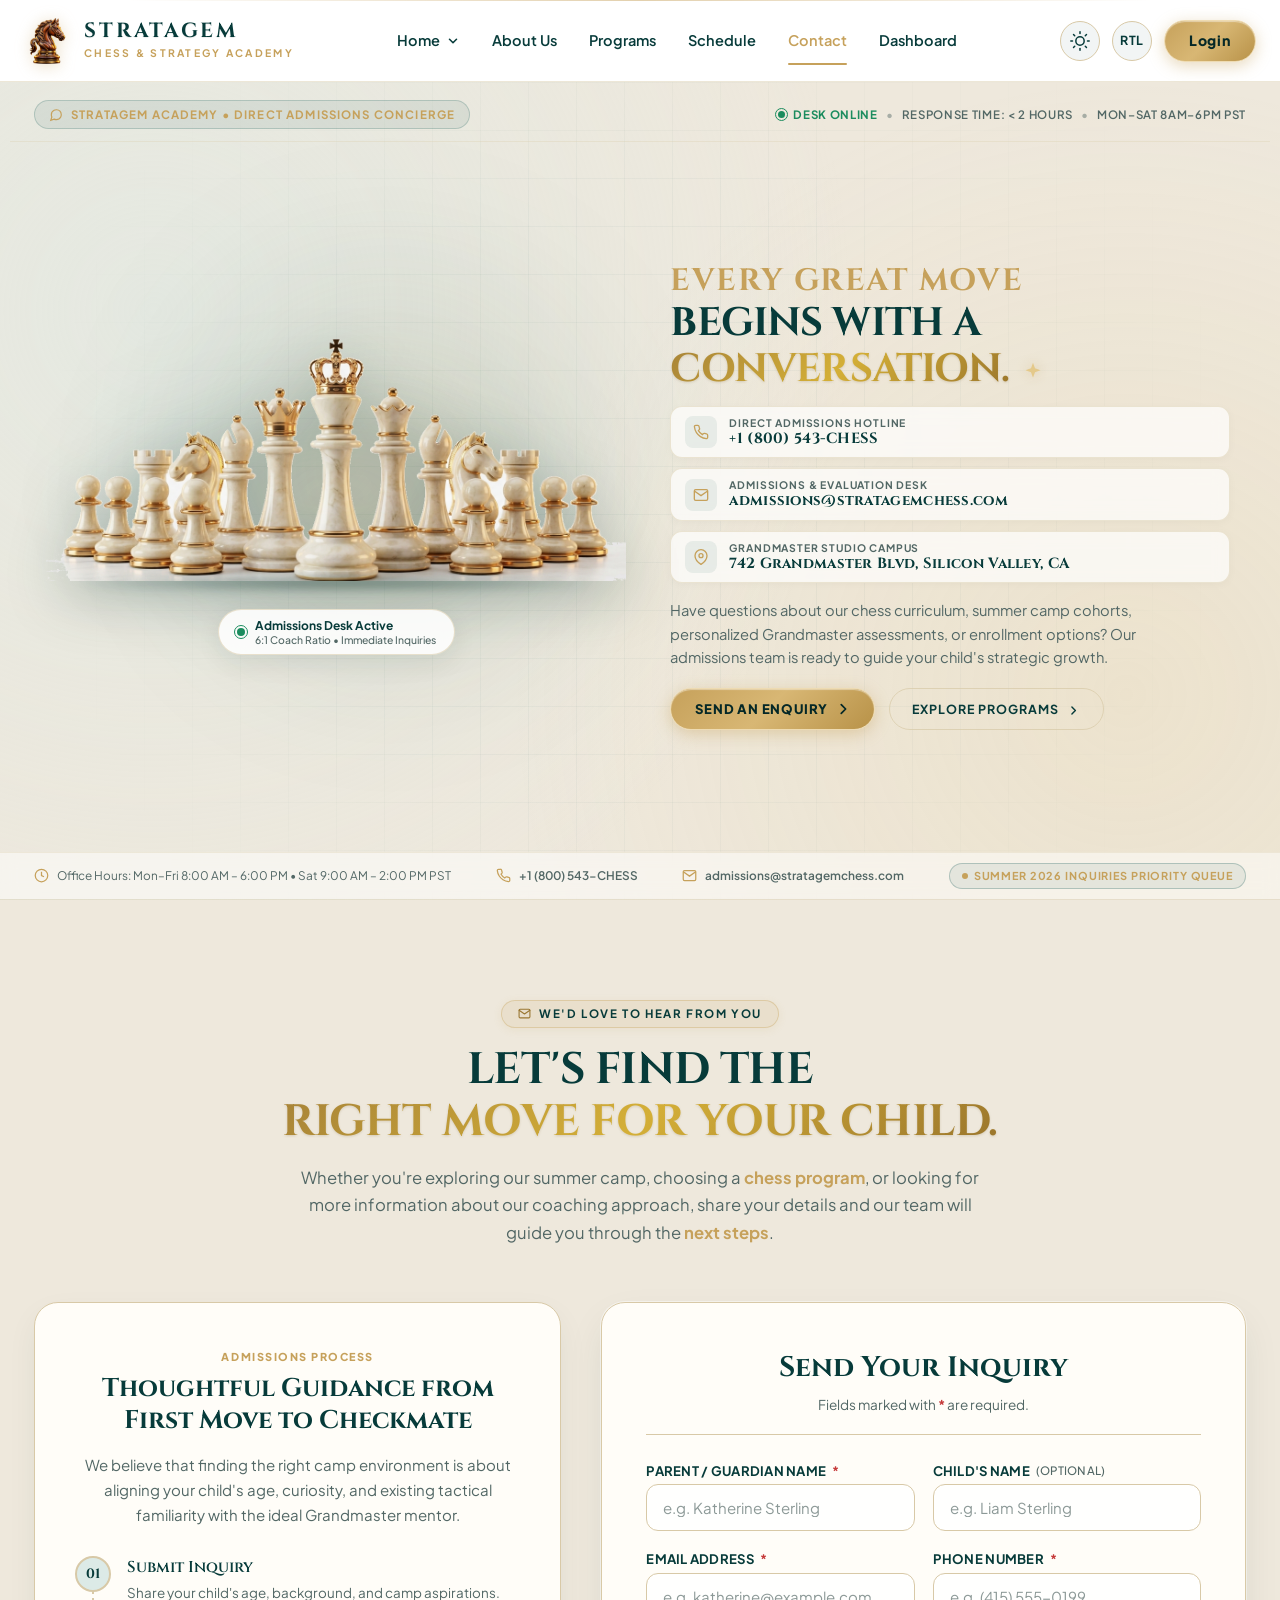
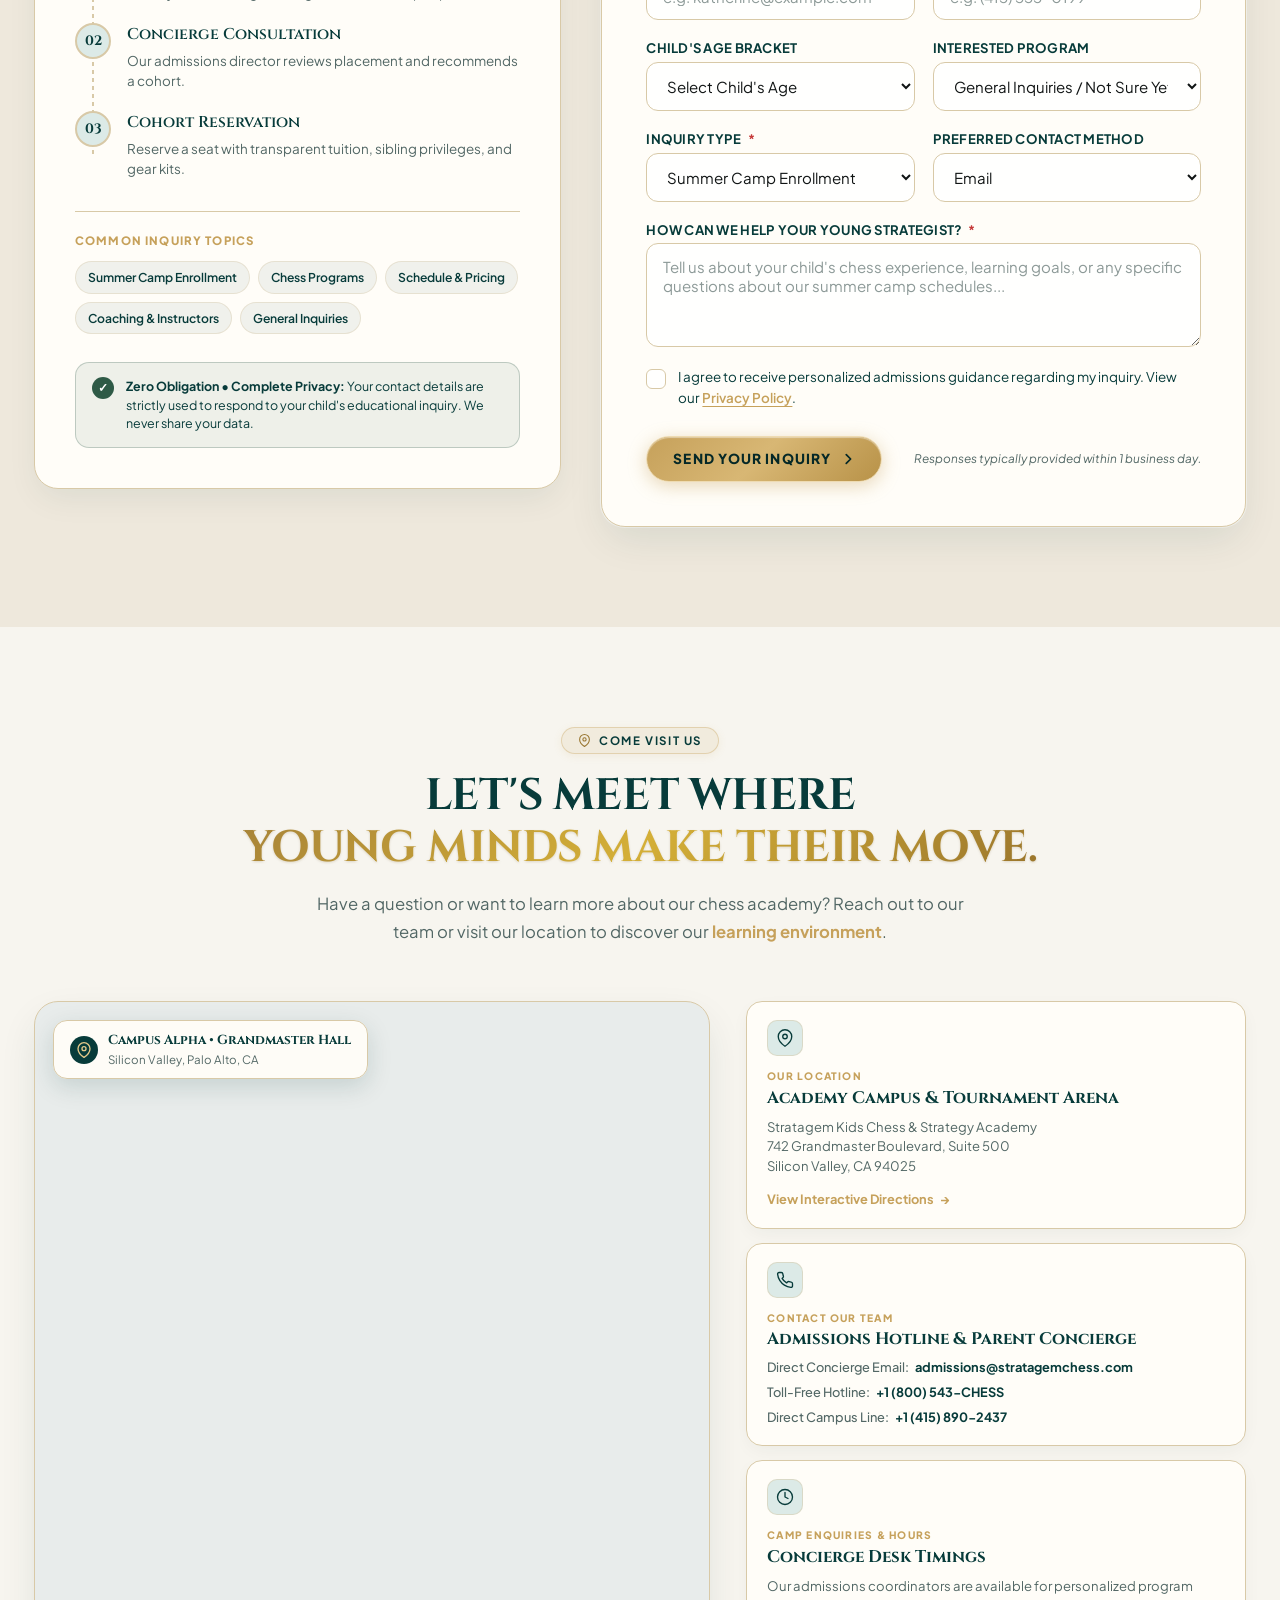
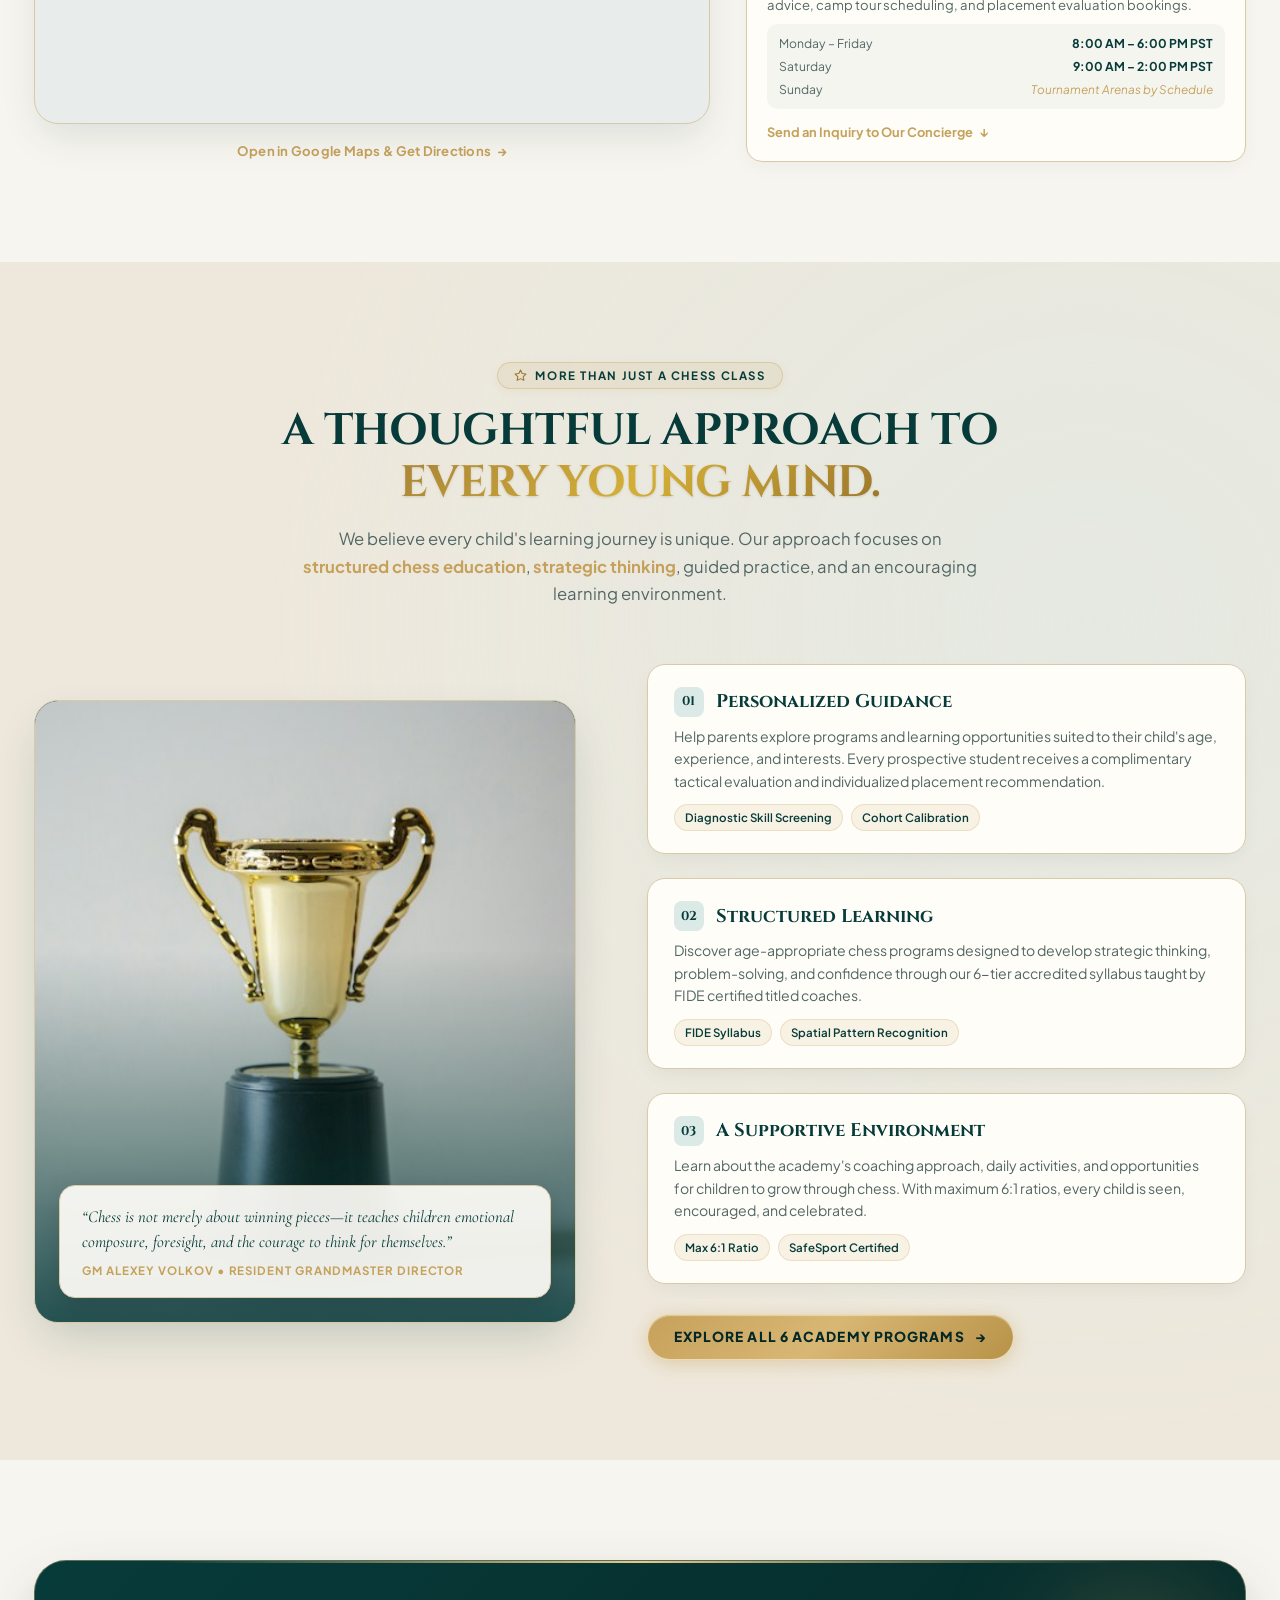
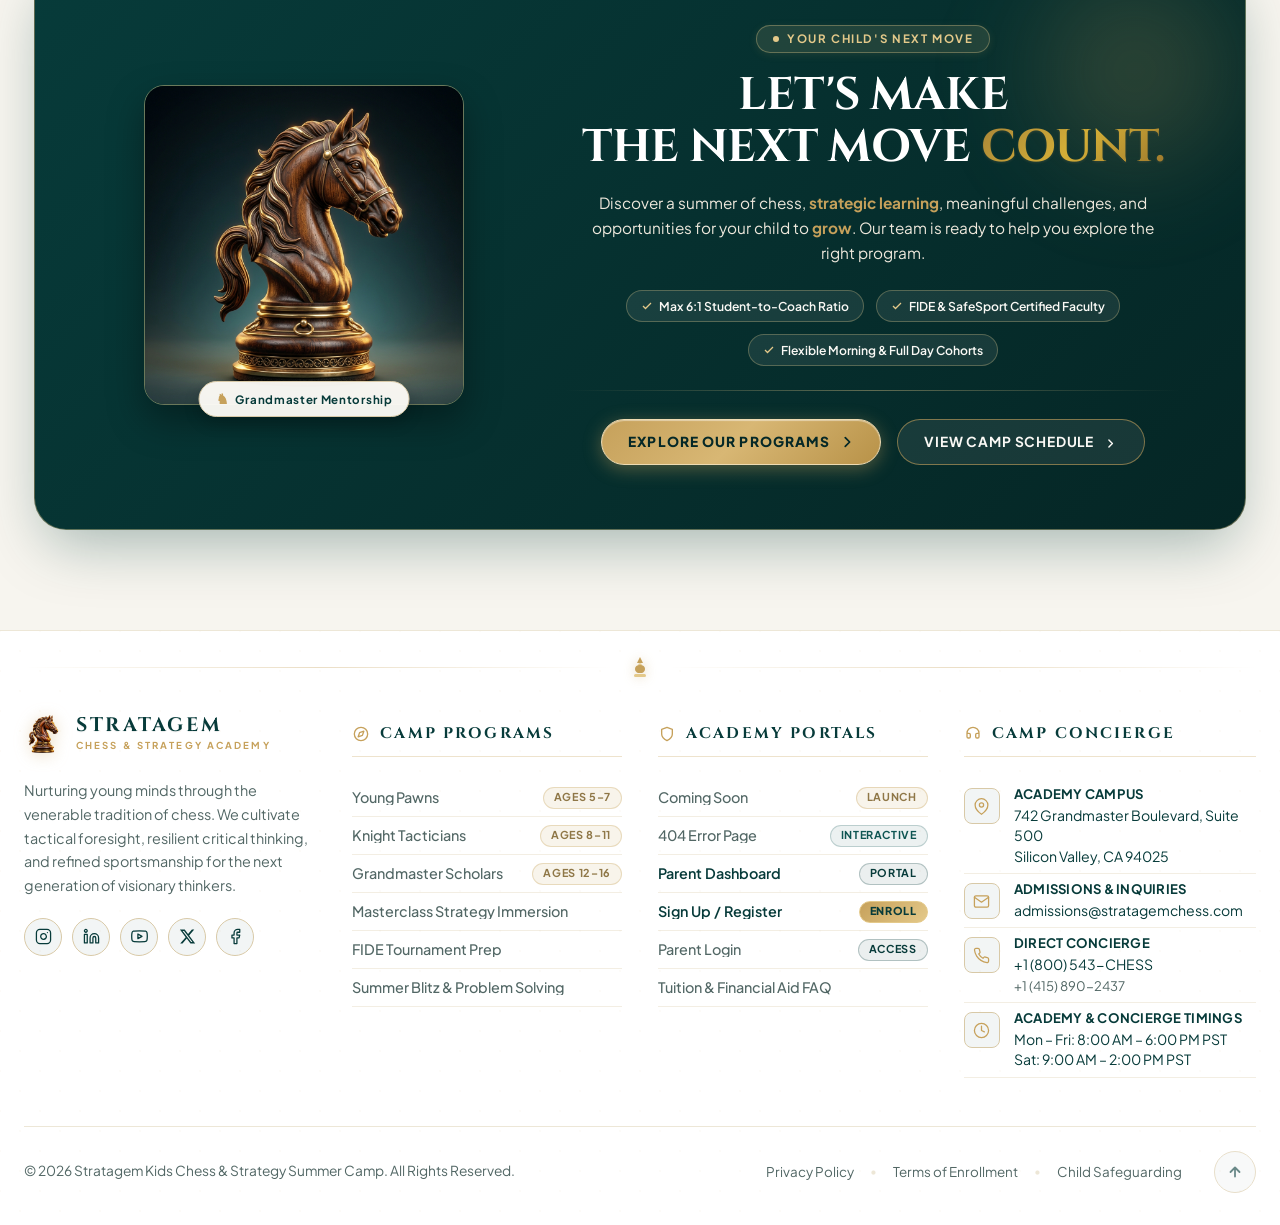
<file: contact.html>
<!DOCTYPE html>
<html lang="en" data-theme="light" dir="ltr">

<head>
  <meta charset="UTF-8">
  <meta name="viewport" content="width=device-width, initial-scale=1.0">
  <title>Contact Us — Stratagem Kids Chess &amp; Strategy Academy</title>

  <link rel="icon" type="image/png" sizes="32x32" href="assets/favicon-32x32.png">
  <link rel="icon" type="image/png" sizes="16x16" href="assets/favicon-16x16.png">
  <link rel="apple-touch-icon" sizes="180x180" href="assets/apple-touch-icon.png">
  <link rel="shortcut icon" href="favicon.ico">
  <meta name="description"
    content="Reach our admissions concierge, Grandmaster coaches, and summer camp coordinators. Explore cohorts, schedule assessments, and find your child's strategic learning path.">

  <link rel="preconnect" href="https://fonts.googleapis.com">
  <link rel="preconnect" href="https://fonts.gstatic.com" crossorigin>
  <link
    href="https://fonts.googleapis.com/css2?family=Cinzel:wght@500;600;700;800&family=Cormorant+Garamond:ital,wght@0,500;0,600;1,400&family=Plus+Jakarta+Sans:wght@400;500;600;700;800&display=swap"
    rel="stylesheet">

  <link rel="stylesheet" href="navigation/header.css">
  <link rel="stylesheet" href="navigation/footer.css">

  <link rel="stylesheet" href="contact.css">

  <script defer src="navigation/header.js"></script>
  <script defer src="navigation/footer.js"></script>
  <script defer src="contact.js"></script>
</head>

<body>

  <header class="strata-header" id="strataHeader">
    <div class="strata-header-glow"></div>
    <div class="strata-header-container">

      <a href="index.html" class="strata-brand" aria-label="Stratagem Kids Chess &amp; Strategy Academy Home">
        <div class="brand-crest-wrapper">
          <img src="assets/knight-logo.png" alt="Stratagem Chess Academy Knight Logo" class="brand-crest">
        </div>
        <div class="brand-text-block">
          <span class="brand-title">STRATAGEM</span>
          <span class="brand-tagline">CHESS &amp; STRATEGY ACADEMY</span>
        </div>
      </a>

      <nav class="strata-nav-desktop" id="desktopNav" aria-label="Main Navigation">
        <ul class="nav-list">

          <li class="nav-item has-dropdown" id="navHomeDropdown">
            <button class="nav-link dropdown-toggle" aria-expanded="false" aria-haspopup="true">
              <span class="nav-text">Home</span>
              <svg class="dropdown-chevron" viewBox="0 0 16 16" fill="none" xmlns="http://www.w3.org/2000/svg"
                aria-hidden="true">
                <path d="M4 6L8 10L12 6" stroke="currentColor" stroke-width="1.8" stroke-linecap="round"
                  stroke-linejoin="round" />
              </svg>
            </button>

            <div class="dropdown-menu">
              <div class="dropdown-accent-line"></div>
              <ul class="dropdown-list">
                <li>
                  <a href="index.html" class="dropdown-item">
                    <div class="dropdown-icon-box">
                      <svg viewBox="0 0 20 20" fill="none" stroke="currentColor" stroke-width="1.5">
                        <path d="M3 8.5L10 3L17 8.5V17H3V8.5Z" stroke-linecap="round" stroke-linejoin="round" />
                        <path d="M8 17V11H12V17" stroke-linecap="round" />
                      </svg>
                    </div>
                    <div class="dropdown-content">
                      <span class="dropdown-title">Home 1 — Academy Overview</span>
                      <span class="dropdown-desc">Grandmaster coaches, curriculum &amp; campus philosophy</span>
                    </div>
                  </a>
                </li>
                <li>
                  <a href="home2.html" class="dropdown-item highlighted">
                    <div class="dropdown-icon-box">
                      <svg viewBox="0 0 20 20" fill="none" stroke="currentColor" stroke-width="1.5">
                        <path d="M10 2L12.5 7L18 8L14 12L15 17.5L10 15L5 17.5L6 12L2 8L7.5 7L10 2Z"
                          stroke-linecap="round" stroke-linejoin="round" />
                      </svg>
                    </div>
                    <div class="dropdown-content">
                      <span class="dropdown-title">
                        Home 2 — Summer Camp Edition
                        <span class="dropdown-badge">Exclusive</span>
                      </span>
                      <span class="dropdown-desc">Intensive camps, tactics workshops &amp; tournament arenas</span>
                    </div>
                  </a>
                </li>
              </ul>
            </div>
          </li>

          <li class="nav-item">
            <a href="instructors.html" class="nav-link">
              <span class="nav-text">About Us</span>
            </a>
          </li>

          <li class="nav-item">
            <a href="programs.html" class="nav-link">
              <span class="nav-text">Programs</span>
            </a>
          </li>

          <li class="nav-item">
            <a href="schedule.html" class="nav-link">
              <span class="nav-text">Schedule</span>
            </a>
          </li>

          <li class="nav-item">
            <a href="contact.html" class="nav-link active" aria-current="page">
              <span class="nav-text">Contact</span>
            </a>
          </li>

          <li class="nav-item">
            <a href="./dashboard.html" class="nav-link">
              <span class="nav-text">Dashboard</span>
            </a>
          </li>

        </ul>
      </nav>

      <div class="strata-controls">

        <button class="control-btn theme-toggle-btn circle-btn" id="themeToggleBtn" type="button"
          aria-label="Toggle visual theme between Light and Dark mode" title="Toggle Light / Dark Mode">
          <div class="icon-toggle-wrapper">

            <svg class="theme-icon icon-sun" viewBox="0 0 24 24" fill="none" stroke="currentColor" stroke-width="1.8"
              stroke-linecap="round" stroke-linejoin="round" aria-hidden="true">
              <circle cx="12" cy="12" r="5"></circle>
              <line x1="12" y1="1" x2="12" y2="3"></line>
              <line x1="12" y1="21" x2="12" y2="23"></line>
              <line x1="4.22" y1="4.22" x2="5.64" y2="5.64"></line>
              <line x1="18.36" y1="18.36" x2="19.78" y2="19.78"></line>
              <line x1="1" y1="12" x2="3" y2="12"></line>
              <line x1="21" y1="12" x2="23" y2="12"></line>
              <line x1="4.22" y1="19.78" x2="5.64" y2="18.36"></line>
              <line x1="18.36" y1="5.64" x2="19.78" y2="4.22"></line>
            </svg>

            <svg class="theme-icon icon-moon" viewBox="0 0 24 24" fill="none" stroke="currentColor" stroke-width="1.8"
              stroke-linecap="round" stroke-linejoin="round" aria-hidden="true">
              <path d="M21 12.79A9 9 0 1 1 11.21 3 7 7 0 0 0 21 12.79z"></path>
            </svg>
          </div>
        </button>

        <button class="control-btn rtl-toggle-btn circle-btn" id="rtlToggleBtn" type="button"
          aria-label="Toggle reading direction between LTR and RTL" title="Toggle RTL (Right-to-Left)">
          <span class="rtl-label" id="rtlLabel">RTL</span>
        </button>

        <a href="./login.html" class="strata-login-btn desktop-only" id="headerLoginBtn" aria-label="Login">
          <span class="btn-shimmer" aria-hidden="true"></span>
          <span class="btn-text">Login</span>
        </a>

        <button class="hamburger-btn" id="hamburgerBtn" type="button" aria-label="Open mobile navigation menu"
          aria-controls="mobileDrawer" aria-expanded="false">
          <span class="hamburger-box">
            <span class="hamburger-line line-1"></span>
            <span class="hamburger-line line-2"></span>
            <span class="hamburger-line line-3"></span>
          </span>
        </button>

      </div>

    </div>
  </header>

  <div class="strata-drawer-backdrop" id="drawerBackdrop" aria-hidden="true"></div>

  <aside class="strata-mobile-drawer" id="mobileDrawer" aria-label="Mobile Navigation" aria-hidden="true">

    <div class="drawer-header">
      <div class="drawer-brand">
        <span class="drawer-brand-title">STRATAGEM</span>
        <span class="drawer-brand-sub">KIDS CHESS &amp; STRATEGY</span>
      </div>
      <button class="drawer-close-btn" id="drawerCloseBtn" type="button" aria-label="Close navigation menu">
        <svg viewBox="0 0 24 24" fill="none" stroke="currentColor" stroke-width="2" stroke-linecap="round"
          stroke-linejoin="round">
          <line x1="18" y1="6" x2="6" y2="18"></line>
          <line x1="6" y1="6" x2="18" y2="18"></line>
        </svg>
      </button>
    </div>

    <div class="drawer-body">
      <nav class="mobile-nav-menu">
        <ul class="mobile-nav-list">

          <li class="mobile-nav-item mobile-accordion" id="mobileHomeAccordion">
            <button class="mobile-nav-link accordion-toggle" aria-expanded="false">
              <span class="mobile-link-text">Home</span>
              <svg class="accordion-chevron" viewBox="0 0 16 16" fill="none" stroke="currentColor" stroke-width="2">
                <path d="M4 6L8 10L12 6" stroke-linecap="round" stroke-linejoin="round" />
              </svg>
            </button>
            <div class="accordion-panel">
              <a href="index.html" class="mobile-sublink">
                <span class="sublink-dot"></span>
                <span class="sublink-title">Home 1 — Academy Overview</span>
              </a>
              <a href="home2.html" class="mobile-sublink">
                <span class="sublink-dot"></span>
                <span class="sublink-title">Home 2 — Summer Camp Edition</span>
                <span class="sublink-tag">Featured</span>
              </a>
            </div>
          </li>

          <li class="mobile-nav-item">
            <a href="instructors.html" class="mobile-nav-link">
              <span class="mobile-link-text">About Us</span>
            </a>
          </li>

          <li class="mobile-nav-item">
            <a href="programs.html" class="mobile-nav-link">
              <span class="mobile-link-text">Programs</span>
            </a>
          </li>

          <li class="mobile-nav-item">
            <a href="schedule.html" class="mobile-nav-link">
              <span class="mobile-link-text">Schedule</span>
            </a>
          </li>

          <li class="mobile-nav-item">
            <a href="contact.html" class="mobile-nav-link active" aria-current="page">
              <span class="mobile-link-text">Contact</span>
            </a>
          </li>

          <li class="mobile-nav-item">
            <a href="./dashboard.html" class="mobile-nav-link">
              <span class="mobile-link-text">Dashboard</span>
            </a>
          </li>

        </ul>
      </nav>

      <div class="drawer-footer-actions">
        <a href="./login.html" class="strata-login-btn mobile-drawer-login" id="drawerLoginBtn">
          <span>Login</span>
        </a>

        <div class="drawer-credentials-badge">
          <span class="cred-icon" aria-hidden="true">
            <svg class="cred-lucide" viewBox="0 0 24 24" fill="none" stroke="currentColor" stroke-width="2"
              stroke-linecap="round" stroke-linejoin="round">
              <circle cx="12" cy="8" r="6" />
              <path d="M15.477 12.89 17 22l-5-3-5 3 1.523-9.11" />
            </svg>
          </span>
          <span class="cred-text">FIDE Certified Grandmaster Mentors &bull; Summer 2026</span>
        </div>
      </div>

    </div>

  </aside>

  <main class="contact-main" id="contactMain">

    <section class="contact-hero-section" id="contactHero" aria-labelledby="contactHeroHeading">
      <div class="contact-hero-ambience" aria-hidden="true">
        <div class="contact-hero-radial-glow"></div>
        <div class="contact-hero-grid-mesh"></div>
      </div>

      <div class="contact-container contact-top-meta-row">
        <div class="contact-top-brand-pill">
          <span class="contact-pill-icon" aria-hidden="true">
            <svg viewBox="0 0 24 24" fill="none" stroke="currentColor" stroke-width="2">
              <path d="M21 11.5a8.38 8.38 0 0 1-.9 3.8 8.5 8.5 0 0 1-7.6 4.7 8.38 8.38 0 0 1-3.8-.9L3 21l1.9-5.7a8.38 8.38 0 0 1-.9-3.8 8.5 8.5 0 0 1 4.7-7.6 8.38 8.38 0 0 1 3.8-.9h.5a8.48 8.48 0 0 1 8 8v.5z" />
            </svg>
          </span>
          <span>STRATAGEM ACADEMY &bull; DIRECT ADMISSIONS CONCIERGE</span>
        </div>

        <div class="contact-top-right-meta">
          <span class="meta-status-pulse" aria-hidden="true"></span>
          <span class="meta-status">DESK ONLINE</span>
          <span class="meta-sep">&bull;</span>
          <span class="meta-response">RESPONSE TIME: &lt; 2 HOURS</span>
          <span class="meta-sep">&bull;</span>
          <span class="meta-hours">MON–SAT 8AM–6PM PST</span>
        </div>
      </div>

      <div class="contact-container contact-hero-container-inner">
        <div class="contact-hero-banner-grid">

          <div class="contact-hero-col-lineup reveal-on-scroll">
            <div class="contact-lineup-stage" id="contactLineupStage">
              <div class="contact-lineup-aura" aria-hidden="true"></div>

              <div class="contact-lineup-sticker-wrap">
                <img src="assets/chess-lineup-sticker.png"
                  alt="3D Handcrafted ivory and gold royal chess piece lineup with King, Queen, Bishop, Knight, Rook, and Pawns"
                  class="contact-lineup-sticker"
                  width="1264"
                  height="526"
                  loading="eager">

                <div class="contact-lineup-shadow" aria-hidden="true"></div>
              </div>

              <div class="contact-lineup-badge" aria-label="Concierge status">
                <div class="concierge-badge-dot" aria-hidden="true"></div>
                <div class="concierge-badge-text">
                  <strong>Admissions Desk Active</strong>
                  <span>6:1 Coach Ratio &bull; Immediate Inquiries</span>
                </div>
              </div>
            </div>
          </div>

          <div class="contact-hero-col-content reveal-on-scroll delay-1">
            <div class="contact-headline-wrapper">
              <h1 class="contact-hero-title" id="contactHeroHeading">
                <span class="title-row-first">EVERY GREAT MOVE</span>
                <span class="title-row-second">
                  BEGINS WITH A <span class="highlight-gold">CONVERSATION.</span>
                  <span class="title-accent-spark" aria-hidden="true">
                    <svg viewBox="0 0 24 24" fill="currentColor">
                      <path d="M12 2l2.4 6.6L21 11l-6.6 2.4L12 20l-2.4-6.6L3 11l6.6-2.4L12 2z" />
                    </svg>
                  </span>
                </span>
              </h1>
            </div>

            <div class="contact-channel-cards" aria-label="Direct Contact Channels">
              <div class="contact-channel-item">
                <span class="channel-icon" aria-hidden="true">
                  <svg viewBox="0 0 24 24" fill="none" stroke="currentColor" stroke-width="2">
                    <path d="M22 16.92v3a2 2 0 0 1-2.18 2 19.79 19.79 0 0 1-8.63-3.07 19.5 19.5 0 0 1-6-6 19.79 19.79 0 0 1-3.07-8.67A2 2 0 0 1 4.11 2h3a2 2 0 0 1 2 1.72 12.84 12.84 0 0 0 .7 2.81 2 2 0 0 1-.45 2.11L8.09 9.91a16 16 0 0 0 6 6l1.27-1.27a2 2 0 0 1 2.11-.45 12.84 12.84 0 0 0 2.81.7A2 2 0 0 1 22 16.92z" />
                  </svg>
                </span>
                <div class="channel-text">
                  <span class="channel-title">Direct Admissions Hotline</span>
                  <a href="tel:+18005432437" class="channel-link">+1 (800) 543-CHESS</a>
                </div>
              </div>

              <div class="contact-channel-item">
                <span class="channel-icon" aria-hidden="true">
                  <svg viewBox="0 0 24 24" fill="none" stroke="currentColor" stroke-width="2">
                    <path d="M4 4h16c1.1 0 2 .9 2 2v12c0 1.1-.9 2-2 2H4c-1.1 0-2-.9-2-2V6c0-1.1.9-2 2-2z" />
                    <polyline points="22,6 12,13 2,6" />
                  </svg>
                </span>
                <div class="channel-text">
                  <span class="channel-title">Admissions &amp; Evaluation Desk</span>
                  <a href="mailto:admissions@stratagemchess.com" class="channel-link">admissions@stratagemchess.com</a>
                </div>
              </div>

              <div class="contact-channel-item">
                <span class="channel-icon" aria-hidden="true">
                  <svg viewBox="0 0 24 24" fill="none" stroke="currentColor" stroke-width="2">
                    <path d="M21 10c0 7-9 13-9 13s-9-6-9-13a9 9 0 0 1 18 0z" />
                    <circle cx="12" cy="10" r="3" />
                  </svg>
                </span>
                <div class="channel-text">
                  <span class="channel-title">Grandmaster Studio Campus</span>
                  <span class="channel-static">742 Grandmaster Blvd, Silicon Valley, CA</span>
                </div>
              </div>
            </div>

            <p class="contact-hero-desc">
              Have questions about our chess curriculum, summer camp cohorts, personalized Grandmaster assessments, or enrollment options? Our admissions team is ready to guide your child's strategic growth.
            </p>

            <div class="contact-hero-actions">
              <a href="#contactFormSection" class="contact-btn-gold" id="heroTouchBtn">
                <span class="btn-shimmer" aria-hidden="true"></span>
                <span class="btn-text">SEND AN ENQUIRY</span>
                <svg viewBox="0 0 16 16" fill="none" stroke="currentColor" stroke-width="2" width="14" height="14" aria-hidden="true">
                  <path d="M6 3L11 8L6 13" stroke-linecap="round" stroke-linejoin="round" />
                </svg>
              </a>
              <a href="programs.html" class="contact-btn-outline" id="heroProgramsBtn">
                <span>EXPLORE PROGRAMS</span>
                <svg viewBox="0 0 20 20" fill="none" stroke="currentColor" stroke-width="2" width="14" height="14" aria-hidden="true">
                  <path d="M7 17l5-5-5-5" stroke-linecap="round" stroke-linejoin="round" />
                </svg>
              </a>
            </div>
          </div>

        </div>
      </div>

      <div class="contact-hero-bottom-bar" aria-label="Direct contact details">
        <div class="contact-container contact-bottom-inner">
          <div class="contact-bottom-item">
            <span class="bottom-item-icon" aria-hidden="true">
              <svg viewBox="0 0 24 24" fill="none" stroke="currentColor" stroke-width="2">
                <circle cx="12" cy="12" r="10" />
                <polyline points="12 6 12 12 16 14" />
              </svg>
            </span>
            <span class="bottom-item-text">Office Hours: Mon–Fri 8:00 AM &ndash; 6:00 PM &bull; Sat 9:00 AM &ndash; 2:00 PM PST</span>
          </div>

          <div class="contact-bottom-item">
            <span class="bottom-item-icon" aria-hidden="true">
              <svg viewBox="0 0 24 24" fill="none" stroke="currentColor" stroke-width="2">
                <path d="M22 16.92v3a2 2 0 0 1-2.18 2 19.79 19.79 0 0 1-8.63-3.07 19.5 19.5 0 0 1-6-6 19.79 19.79 0 0 1-3.07-8.67A2 2 0 0 1 4.11 2h3a2 2 0 0 1 2 1.72 12.84 12.84 0 0 0 .7 2.81 2 2 0 0 1-.45 2.11L8.09 9.91a16 16 0 0 0 6 6l1.27-1.27a2 2 0 0 1 2.11-.45 12.84 12.84 0 0 0 2.81.7A2 2 0 0 1 22 16.92z" />
              </svg>
            </span>
            <a href="tel:+18005432437" class="bottom-item-link">+1 (800) 543-CHESS</a>
          </div>

          <div class="contact-bottom-item desktop-only">
            <span class="bottom-item-icon" aria-hidden="true">
              <svg viewBox="0 0 24 24" fill="none" stroke="currentColor" stroke-width="2">
                <path d="M4 4h16c1.1 0 2 .9 2 2v12c0 1.1-.9 2-2 2H4c-1.1 0-2-.9-2-2V6c0-1.1.9-2 2-2z" />
                <polyline points="22,6 12,13 2,6" />
              </svg>
            </span>
            <a href="mailto:admissions@stratagemchess.com" class="bottom-item-link">admissions@stratagemchess.com</a>
          </div>

          <div class="contact-bottom-cohort-badge">
            <span class="cohort-pulse-dot" aria-hidden="true"></span>
            <span>SUMMER 2026 INQUIRIES PRIORITY QUEUE</span>
          </div>
        </div>
      </div>
    </section>

    <section class="contact-form-section" id="contactFormSection" aria-labelledby="contactFormHeading">
      <div class="contact-container">

        <div class="contact-section-header text-center reveal-on-scroll">
          <div class="contact-eyebrow centered">
            <span class="contact-eyebrow-pip" aria-hidden="true">
              <svg viewBox="0 0 24 24" fill="none" stroke="currentColor" stroke-width="2" stroke-linecap="round"
                stroke-linejoin="round">
                <path d="M4 4h16c1.1 0 2 .9 2 2v12c0 1.1-.9 2-2 2H4c-1.1 0-2-.9-2-2V6c0-1.1.9-2 2-2z" />
                <polyline points="22,6 12,13 2,6" />
              </svg>
            </span>
            <span>WE'D LOVE TO HEAR FROM YOU</span>
          </div>
          <h2 class="contact-section-title" id="contactFormHeading">
            LET'S FIND THE<br><span class="title-gold-accent highlight-gold">RIGHT MOVE FOR YOUR CHILD.</span>
          </h2>
          <p class="contact-section-subtitle">
            Whether you're exploring our summer camp, choosing a <span class="highlight-gold-subtle">chess
              program</span>, or looking for more information about our coaching approach, share your details and our
            team will guide you through the <span class="highlight-gold-subtle">next steps</span>.
          </p>
        </div>

        <div class="contact-split-layout">

          <div class="contact-info-panel reveal-on-scroll">
            <div class="panel-inner">

              <div class="panel-header-strip">
                <span class="panel-tag">ADMISSIONS PROCESS</span>
                <h3 class="panel-title">Thoughtful Guidance from First Move to Checkmate</h3>
              </div>

              <p class="panel-desc">
                We believe that finding the right camp environment is about aligning your child's age, curiosity, and
                existing tactical familiarity with the ideal Grandmaster mentor.
              </p>

              <div class="panel-steps-list">
                <div class="step-item">
                  <div class="step-number-bubble">01</div>
                  <div class="step-info">
                    <strong class="step-title">Submit Inquiry</strong>
                    <span class="step-sub">Share your child's age, background, and camp aspirations.</span>
                  </div>
                </div>

                <div class="step-item">
                  <div class="step-number-bubble">02</div>
                  <div class="step-info">
                    <strong class="step-title">Concierge Consultation</strong>
                    <span class="step-sub">Our admissions director reviews placement and recommends a cohort.</span>
                  </div>
                </div>

                <div class="step-item">
                  <div class="step-number-bubble">03</div>
                  <div class="step-info">
                    <strong class="step-title">Cohort Reservation</strong>
                    <span class="step-sub">Reserve a seat with transparent tuition, sibling privileges, and gear
                      kits.</span>
                  </div>
                </div>
              </div>

              <div class="panel-categories-box">
                <span class="categories-label">Common Inquiry Topics</span>
                <div class="categories-chips-wrap">
                  <span class="cat-chip">Summer Camp Enrollment</span>
                  <span class="cat-chip">Chess Programs</span>
                  <span class="cat-chip">Schedule &amp; Pricing</span>
                  <span class="cat-chip">Coaching &amp; Instructors</span>
                  <span class="cat-chip">General Inquiries</span>
                </div>
              </div>

              <div class="panel-guarantee-card">
                <div class="guarantee-icon" aria-hidden="true">&#10003;</div>
                <div class="guarantee-text">
                  <strong>Zero Obligation &bull; Complete Privacy:</strong> Your contact details are strictly used to
                  respond to your child's educational inquiry. We never share your data.
                </div>
              </div>

            </div>
          </div>

          <div class="contact-form-card reveal-on-scroll delay-1">
            <div class="form-card-inner">

              <div class="form-card-top">
                <h3 class="form-card-title">Send Your Inquiry</h3>
                <p class="form-card-sub">Fields marked with <span class="req-star">*</span> are required.</p>
              </div>

              <form class="contact-form" id="contactInquiryForm" novalidate>

                <div class="form-grid-2">
                  <div class="contact-field-group" id="groupParentName">
                    <label class="contact-label" for="parentName">
                      <span>Parent / Guardian Name</span>
                      <span class="req-star" aria-hidden="true">*</span>
                    </label>
                    <input class="contact-input" type="text" id="parentName" name="parentName"
                      placeholder="e.g. Katherine Sterling" required autocomplete="name">
                    <span class="field-error-msg" id="errParentName" role="alert">Please enter your full name.</span>
                  </div>

                  <div class="contact-field-group" id="groupChildName">
                    <label class="contact-label" for="childName">
                      <span>Child's Name</span>
                      <span class="opt-tag">(Optional)</span>
                    </label>
                    <input class="contact-input" type="text" id="childName" name="childName"
                      placeholder="e.g. Liam Sterling">
                  </div>
                </div>

                <div class="form-grid-2">
                  <div class="contact-field-group" id="groupEmail">
                    <label class="contact-label" for="parentEmail">
                      <span>Email Address</span>
                      <span class="req-star" aria-hidden="true">*</span>
                    </label>
                    <input class="contact-input" type="email" id="parentEmail" name="parentEmail"
                      placeholder="e.g. katherine@example.com" required autocomplete="email">
                    <span class="field-error-msg" id="errParentEmail" role="alert">Please enter a valid email
                      address.</span>
                  </div>

                  <div class="contact-field-group" id="groupPhone">
                    <label class="contact-label" for="parentPhone">
                      <span>Phone Number</span>
                      <span class="req-star" aria-hidden="true">*</span>
                    </label>
                    <input class="contact-input" type="tel" id="parentPhone" name="parentPhone"
                      placeholder="e.g. (415) 555-0199" required autocomplete="tel">
                    <span class="field-error-msg" id="errParentPhone" role="alert">Please enter a valid telephone
                      number.</span>
                  </div>
                </div>

                <div class="form-grid-2">
                  <div class="contact-field-group" id="groupChildAge">
                    <label class="contact-label" for="childAge">
                      <span>Child's Age Bracket</span>
                    </label>
                    <select class="contact-select" id="childAge" name="childAge">
                      <option value="">Select Child's Age</option>
                      <option value="5-7">Ages 5–7 (Young Pawns)</option>
                      <option value="7-9">Ages 7–9 (Junior Knights)</option>
                      <option value="8-11">Ages 8–11 (Tactical Bishops)</option>
                      <option value="10-13">Ages 10–13 (Strategic Rooks)</option>
                      <option value="12-15">Ages 12–15 (Master Queens)</option>
                      <option value="14-16">Ages 14–16 (Grandmaster Kings)</option>
                      <option value="other">Multiple Children / Other Age</option>
                    </select>
                  </div>

                  <div class="contact-field-group" id="groupProgram">
                    <label class="contact-label" for="interestedProgram">
                      <span>Interested Program</span>
                    </label>
                    <select class="contact-select" id="interestedProgram" name="interestedProgram">
                      <option value="general">General Inquiries / Not Sure Yet</option>
                      <option value="young-pawns">Young Pawns (Ages 5–7)</option>
                      <option value="junior-knights">Junior Knights (Ages 7–9)</option>
                      <option value="tactical-bishops">Tactical Bishops (Ages 8–11)</option>
                      <option value="strategic-rooks">Strategic Rooks (Ages 10–13)</option>
                      <option value="master-queens">Master Queens (Ages 12–15)</option>
                      <option value="grandmaster-kings">Grandmaster Kings (Ages 14–16)</option>
                      <option value="weekend-blitz">Summer Blitz &amp; Problem Solving</option>
                    </select>
                  </div>
                </div>

                <div class="form-grid-2">
                  <div class="contact-field-group" id="groupInquiryType">
                    <label class="contact-label" for="inquiryType">
                      <span>Inquiry Type</span>
                      <span class="req-star" aria-hidden="true">*</span>
                    </label>
                    <select class="contact-select" id="inquiryType" name="inquiryType" required>
                      <option value="summer-camp">Summer Camp Enrollment</option>
                      <option value="program-info">Program Information &amp; Syllabus</option>
                      <option value="schedule-pricing">Schedule &amp; Pricing Details</option>
                      <option value="coaching-instructors">Coaching &amp; Grandmaster Mentors</option>
                      <option value="other">Other Inquiry</option>
                    </select>
                  </div>

                  <div class="contact-field-group" id="groupContactMethod">
                    <label class="contact-label" for="contactMethod">
                      <span>Preferred Contact Method</span>
                    </label>
                    <select class="contact-select" id="contactMethod" name="contactMethod">
                      <option value="email">Email</option>
                      <option value="phone">Phone Call</option>
                      <option value="whatsapp">WhatsApp</option>
                    </select>
                  </div>
                </div>

                <div class="contact-field-group" id="groupMessage">
                  <label class="contact-label" for="messageText">
                    <span>How Can We Help Your Young Strategist?</span>
                    <span class="req-star" aria-hidden="true">*</span>
                  </label>
                  <textarea class="contact-textarea" id="messageText" name="messageText" rows="4"
                    placeholder="Tell us about your child's chess experience, learning goals, or any specific questions about our summer camp schedules..."
                    required></textarea>
                  <span class="field-error-msg" id="errMessageText" role="alert">Please provide a brief message or
                    question.</span>
                </div>

                <div class="contact-field-group consent-group" id="groupConsent">
                  <label class="checkbox-container">
                    <input type="checkbox" id="privacyConsent" name="privacyConsent" required>
                    <span class="custom-checkbox" aria-hidden="true"></span>
                    <span class="checkbox-label-text">
                      I agree to receive personalized admissions guidance regarding my inquiry. View our <a
                        href="#privacy" class="inline-link" target="_blank" rel="noopener noreferrer">Privacy
                        Policy</a>.
                    </span>
                  </label>
                  <span class="field-error-msg" id="errConsent" role="alert">Please confirm agreement to our privacy
                    terms before submitting.</span>
                </div>

                <div class="form-submit-row">
                  <button type="submit" class="contact-btn-primary form-submit-btn" id="submitInquiryBtn">
                    <span class="btn-spinner" aria-hidden="true"></span>
                    <span class="btn-label-text">SEND YOUR INQUIRY</span>
                    <svg class="btn-arrow" viewBox="0 0 16 16" fill="none" stroke="currentColor" stroke-width="2"
                      width="14" height="14" aria-hidden="true">
                      <path d="M6 3L11 8L6 13" stroke-linecap="round" stroke-linejoin="round" />
                    </svg>
                  </button>
                  <span class="form-status-note" id="formStatusNote">Responses typically provided within 1 business
                    day.</span>
                </div>

              </form>

              <div class="contact-success-panel" id="contactSuccessPanel" hidden role="region" aria-live="polite">
                <div class="success-icon-box">
                  <svg viewBox="0 0 24 24" fill="none" stroke="currentColor" stroke-width="2.5" stroke-linecap="round"
                    stroke-linejoin="round">
                    <polyline points="20 6 9 17 4 12"></polyline>
                  </svg>
                </div>
                <h4 class="success-title">THANK YOU FOR REACHING OUT!</h4>
                <p class="success-desc">
                  Your inquiry has been received. Our admissions team will be in touch using your preferred contact
                  method shortly.
                </p>
                <div class="success-actions">
                  <a href="programs.html" class="contact-btn-primary success-btn">
                    <span>EXPLORE PROGRAMS PAGE</span>
                    <svg viewBox="0 0 16 16" fill="none" stroke="currentColor" stroke-width="2" width="14" height="14"
                      aria-hidden="true">
                      <path d="M6 3L11 8L6 13" stroke-linecap="round" stroke-linejoin="round" />
                    </svg>
                  </a>
                  <button type="button" class="contact-btn-secondary success-btn" id="sendAnotherBtn">
                    <span>Send Another Inquiry</span>
                  </button>
                </div>
              </div>

            </div>
          </div>

        </div>

      </div>
    </section>

    <section class="contact-location-section" id="contactLocationSection" aria-labelledby="contactLocationHeading">
      <div class="contact-container">

        <div class="contact-section-header text-center reveal-on-scroll">
          <div class="contact-eyebrow centered">
            <span class="contact-eyebrow-pip" aria-hidden="true">
              <svg viewBox="0 0 24 24" fill="none" stroke="currentColor" stroke-width="2" stroke-linecap="round"
                stroke-linejoin="round">
                <path d="M21 10c0 7-9 13-9 13s-9-6-9-13a9 9 0 0 1 18 0z" />
                <circle cx="12" cy="10" r="3" />
              </svg>
            </span>
            <span>COME VISIT US</span>
          </div>
          <h2 class="contact-section-title" id="contactLocationHeading">
            LET'S MEET WHERE<br><span class="title-gold-accent highlight-gold">YOUNG MINDS MAKE THEIR MOVE.</span>
          </h2>
          <p class="contact-section-subtitle">
            Have a question or want to learn more about our chess academy? Reach out to our team or visit our location
            to discover our <span class="highlight-gold-subtle">learning environment</span>.
          </p>
        </div>

        <div class="contact-location-grid">

          <div class="contact-map-wrapper reveal-on-scroll">
            <div class="map-frame-box">
              <iframe class="contact-map-iframe"
                title="Stratagem Kids Chess Academy Campus Map in Silicon Valley, California"
                src="https://www.google.com/maps/embed?pb=!1m18!1m12!1m3!1d101235.16104273832!2d-122.21473215907409!3d37.44188344697968!2m3!1f0!2f0!3f0!3m2!1i1024!2i768!4f13.1!3m3!1m2!1s0x808fb07b90adb55d%3A0x6b803274f8cb8b67!2sPalo%20Alto%2C%20CA!5e0!3m2!1sen!2sus!4v1700000000000!5m2!1sen!2sus"
                loading="lazy" referrerpolicy="no-referrer-when-downgrade" allowfullscreen>
              </iframe>
              <div class="map-overlay-badge">
                <div class="badge-pin-icon" aria-hidden="true">
                  <svg viewBox="0 0 24 24" fill="none" stroke="currentColor" stroke-width="2" width="16" height="16">
                    <path d="M21 10c0 7-9 13-9 13s-9-6-9-13a9 9 0 0 1 18 0z" />
                    <circle cx="12" cy="10" r="3" />
                  </svg>
                </div>
                <div class="badge-text-block">
                  <strong>Campus Alpha &bull; Grandmaster Hall</strong>
                  <span>Silicon Valley, Palo Alto, CA</span>
                </div>
              </div>
            </div>
            <div class="map-directions-bar">
              <a href="https://maps.google.com/?q=742+Grandmaster+Boulevard+Silicon+Valley+CA" target="_blank"
                rel="noopener noreferrer" class="map-directions-link">
                <span>Open in Google Maps &amp; Get Directions</span>
                <span aria-hidden="true">&rarr;</span>
              </a>
            </div>
          </div>

          <div class="contact-info-cards-stack">

            <article class="contact-address-card card-loc reveal-on-scroll">
              <div class="card-icon-box" aria-hidden="true">
                <svg viewBox="0 0 24 24" width="20" height="20" fill="none" stroke="currentColor" stroke-width="1.8" stroke-linecap="round"
                  stroke-linejoin="round">
                  <path d="M21 10c0 7-9 13-9 13s-9-6-9-13a9 9 0 0 1 18 0z"></path>
                  <circle cx="12" cy="10" r="3"></circle>
                </svg>
              </div>
              <div class="card-text-block">
                <span class="card-eyetag">OUR LOCATION</span>
                <h4 class="card-title">Academy Campus &amp; Tournament Arena</h4>
                <address class="card-address-text">
                  Stratagem Kids Chess &amp; Strategy Academy<br>
                  742 Grandmaster Boulevard, Suite 500<br>
                  Silicon Valley, CA 94025
                </address>
                <a href="https://maps.google.com/?q=742+Grandmaster+Boulevard+Silicon+Valley+CA" target="_blank"
                  rel="noopener noreferrer" class="card-action-link">
                  <span>View Interactive Directions</span>
                  <span aria-hidden="true">&rarr;</span>
                </a>
              </div>
            </article>

            <article class="contact-address-card card-contact reveal-on-scroll delay-1">
              <div class="card-icon-box" aria-hidden="true">
                <svg viewBox="0 0 24 24" width="20" height="20" fill="none" stroke="currentColor" stroke-width="1.8" stroke-linecap="round"
                  stroke-linejoin="round">
                  <path
                    d="M22 16.92v3a2 2 0 0 1-2.18 2 19.79 19.79 0 0 1-8.63-3.07 19.5 19.5 0 0 1-6-6 19.79 19.79 0 0 1-3.07-8.67A2 2 0 0 1 4.11 2h3a2 2 0 0 1 2 1.72 12.84 12.84 0 0 0 .7 2.81 2 2 0 0 1-.45 2.11L8.09 9.91a16 16 0 0 0 6 6l1.27-1.27a2 2 0 0 1 2.11-.45 12.84 12.84 0 0 0 2.81.7A2 2 0 0 1 22 16.92z" />
                </svg>
              </div>
              <div class="card-text-block">
                <span class="card-eyetag">CONTACT OUR TEAM</span>
                <h4 class="card-title">Admissions Hotline &amp; Parent Concierge</h4>
                <div class="card-links-list">
                  <div class="info-link-row">
                    <span class="row-label">Direct Concierge Email:</span>
                    <a href="mailto:admissions@stratagemchess.com" class="row-link">admissions@stratagemchess.com</a>
                  </div>
                  <div class="info-link-row">
                    <span class="row-label">Toll-Free Hotline:</span>
                    <a href="tel:+18005432437" class="row-link">+1 (800) 543-CHESS</a>
                  </div>
                  <div class="info-link-row">
                    <span class="row-label">Direct Campus Line:</span>
                    <a href="tel:+14158902437" class="row-link">+1 (415) 890-2437</a>
                  </div>
                </div>
              </div>
            </article>

            <article class="contact-address-card card-hours reveal-on-scroll delay-2">
              <div class="card-icon-box" aria-hidden="true">
                <svg viewBox="0 0 24 24" width="20" height="20" fill="none" stroke="currentColor" stroke-width="1.8" stroke-linecap="round"
                  stroke-linejoin="round">
                  <circle cx="12" cy="12" r="10"></circle>
                  <polyline points="12 6 12 12 16 14"></polyline>
                </svg>
              </div>
              <div class="card-text-block">
                <span class="card-eyetag">CAMP ENQUIRIES &amp; HOURS</span>
                <h4 class="card-title">Concierge Desk Timings</h4>
                <p class="card-desc-text">
                  Our admissions coordinators are available for personalized program advice, camp tour scheduling, and
                  placement evaluation bookings.
                </p>
                <div class="card-hours-grid">
                  <div class="hours-row">
                    <span class="days">Monday &ndash; Friday</span>
                    <strong class="time">8:00 AM &ndash; 6:00 PM PST</strong>
                  </div>
                  <div class="hours-row">
                    <span class="days">Saturday</span>
                    <strong class="time">9:00 AM &ndash; 2:00 PM PST</strong>
                  </div>
                  <div class="hours-row">
                    <span class="days">Sunday</span>
                    <span class="time-sub">Tournament Arenas by Schedule</span>
                  </div>
                </div>
                <a href="#contactFormSection" class="card-action-link scroll-to-form">
                  <span>Send an Inquiry to Our Concierge</span>
                  <span aria-hidden="true">&darr;</span>
                </a>
              </div>
            </article>

          </div>

        </div>

      </div>
    </section>

    <section class="contact-values-section" id="contactWhySection" aria-labelledby="contactWhyHeading">
      <div class="contact-container">

        <div class="contact-section-header text-center reveal-on-scroll">
          <div class="contact-eyebrow centered">
            <span class="contact-eyebrow-pip" aria-hidden="true">
              <svg viewBox="0 0 24 24" fill="none" stroke="currentColor" stroke-width="2" stroke-linecap="round"
                stroke-linejoin="round">
                <path
                  d="M12 2l3.09 6.26L22 9.27l-5 4.87 1.18 6.88L12 17.77l-6.18 3.25L7 14.14 2 9.27l6.91-1.01L12 2z" />
              </svg>
            </span>
            <span>MORE THAN JUST A CHESS CLASS</span>
          </div>
          <h2 class="contact-section-title" id="contactWhyHeading">
            A THOUGHTFUL APPROACH TO<br><span class="title-gold-accent highlight-gold">EVERY YOUNG MIND.</span>
          </h2>
          <p class="contact-section-subtitle">
            We believe every child's learning journey is unique. Our approach focuses on <span
              class="highlight-gold-subtle">structured chess education</span>, <span
              class="highlight-gold-subtle">strategic thinking</span>, guided practice, and an encouraging learning
            environment.
          </p>
        </div>

        <div class="contact-values-layout">

          <div class="values-image-col reveal-on-scroll">
            <div class="values-image-frame">
              <img src="assets/academy-learning.jpg"
                alt="Young chess students collaborating around a wooden Staunton board with master instructors"
                class="values-img" loading="lazy">
              <div class="values-img-overlay"></div>

              <div class="values-quote-card">
                <p class="quote-text">
                  &ldquo;Chess is not merely about winning pieces&mdash;it teaches children emotional composure,
                  foresight, and the courage to think for themselves.&rdquo;
                </p>
                <span class="quote-author">GM Alexey Volkov &bull; Resident Grandmaster Director</span>
              </div>
            </div>
          </div>

          <div class="values-content-col">

            <article class="value-block reveal-on-scroll">
              <div class="value-header-row">
                <span class="value-num-pill">01</span>
                <h3 class="value-title">Personalized Guidance</h3>
              </div>
              <p class="value-desc">
                Help parents explore programs and learning opportunities suited to their child's age, experience, and
                interests. Every prospective student receives a complimentary tactical evaluation and individualized
                placement recommendation.
              </p>
              <div class="value-chips-row">
                <span class="v-chip">Diagnostic Skill Screening</span>
                <span class="v-chip">Cohort Calibration</span>
              </div>
            </article>

            <article class="value-block reveal-on-scroll delay-1">
              <div class="value-header-row">
                <span class="value-num-pill">02</span>
                <h3 class="value-title">Structured Learning</h3>
              </div>
              <p class="value-desc">
                Discover age-appropriate chess programs designed to develop strategic thinking, problem-solving, and
                confidence through our 6-tier accredited syllabus taught by FIDE certified titled coaches.
              </p>
              <div class="value-chips-row">
                <span class="v-chip">FIDE Syllabus</span>
                <span class="v-chip">Spatial Pattern Recognition</span>
              </div>
            </article>

            <article class="value-block reveal-on-scroll delay-2">
              <div class="value-header-row">
                <span class="value-num-pill">03</span>
                <h3 class="value-title">A Supportive Environment</h3>
              </div>
              <p class="value-desc">
                Learn about the academy's coaching approach, daily activities, and opportunities for children to grow
                through chess. With maximum 6:1 ratios, every child is seen, encouraged, and celebrated.
              </p>
              <div class="value-chips-row">
                <span class="v-chip">Max 6:1 Ratio</span>
                <span class="v-chip">SafeSport Certified</span>
              </div>
            </article>

            <div class="values-cta-row reveal-on-scroll">
              <a href="programs.html" class="contact-btn-primary">
                <span>EXPLORE ALL 6 ACADEMY PROGRAMS</span>
                <span aria-hidden="true">&rarr;</span>
              </a>
            </div>

          </div>

        </div>

      </div>
    </section>

    <section class="contact-cta-section" id="contactCtaSection" aria-labelledby="contactCtaHeading">
      <div class="contact-container">

        <div class="contact-cta-card reveal-on-scroll">
          <div class="contact-cta-accent-line" aria-hidden="true"></div>
          <div class="contact-cta-glow" aria-hidden="true"></div>

          <div class="contact-cta-layout">

            <div class="contact-cta-visual-col">
              <div class="cta-knight-stage">
                <div class="cta-knight-halo" aria-hidden="true"></div>
                <div class="cta-knight-frame">
                  <img src="assets/luxury-knight.jpg" alt="Artisan hand-carved Staunton knight chess sculpture"
                    class="cta-knight-img" loading="lazy">
                </div>
                <div class="cta-knight-tag">
                  <span class="knight-spark" aria-hidden="true">&#9822;</span>
                  <span>Grandmaster Mentorship</span>
                </div>
              </div>
            </div>

            <div class="contact-cta-content-col">

              <div class="contact-cta-eyebrow">
                <span class="contact-cta-eyebrow-dot" aria-hidden="true"></span>
                <span>YOUR CHILD'S NEXT MOVE</span>
              </div>

              <h2 class="contact-cta-title" id="contactCtaHeading">
                LET'S MAKE<br>THE NEXT MOVE <span class="cta-gold-accent highlight-gold">COUNT.</span>
              </h2>

              <p class="contact-cta-desc">
                Discover a summer of chess, <span class="highlight-gold-subtle">strategic learning</span>, meaningful
                challenges, and opportunities for your child to <span class="highlight-gold-subtle">grow</span>. Our
                team is ready to help you explore the right program.
              </p>

              <div class="contact-cta-features-row">
                <span class="cta-chip">
                  <svg viewBox="0 0 24 24" fill="none" stroke="currentColor" stroke-width="2.5" width="12" height="12"
                    aria-hidden="true">
                    <polyline points="20 6 9 17 4 12"></polyline>
                  </svg>
                  <span>Max 6:1 Student-to-Coach Ratio</span>
                </span>
                <span class="cta-chip">
                  <svg viewBox="0 0 24 24" fill="none" stroke="currentColor" stroke-width="2.5" width="12" height="12"
                    aria-hidden="true">
                    <polyline points="20 6 9 17 4 12"></polyline>
                  </svg>
                  <span>FIDE &amp; SafeSport Certified Faculty</span>
                </span>
                <span class="cta-chip">
                  <svg viewBox="0 0 24 24" fill="none" stroke="currentColor" stroke-width="2.5" width="12" height="12"
                    aria-hidden="true">
                    <polyline points="20 6 9 17 4 12"></polyline>
                  </svg>
                  <span>Flexible Morning &amp; Full Day Cohorts</span>
                </span>
              </div>

              <div class="contact-cta-divider" aria-hidden="true"></div>

              <div class="contact-cta-actions">
                <a href="programs.html" class="contact-btn-primary">
                  <span>EXPLORE OUR PROGRAMS</span>
                  <svg viewBox="0 0 16 16" fill="none" stroke="currentColor" stroke-width="2" width="14" height="14"
                    aria-hidden="true">
                    <path d="M6 3L11 8L6 13" stroke-linecap="round" stroke-linejoin="round" />
                  </svg>
                </a>
                <a href="schedule.html" class="contact-btn-secondary">
                  <span>VIEW CAMP SCHEDULE</span>
                  <svg viewBox="0 0 20 20" fill="none" stroke="currentColor" stroke-width="2" width="14" height="14"
                    aria-hidden="true">
                    <path d="M7 17l5-5-5-5" stroke-linecap="round" stroke-linejoin="round" />
                  </svg>
                </a>
              </div>

            </div>

          </div>

        </div>

      </div>
    </section>

  </main>

  <div class="contact-toast" id="contactToast" role="status" aria-live="polite"></div>

  <footer class="strata-footer" id="strataFooter">

    <div class="footer-top-accent">
      <div class="accent-line"></div>
      <div class="accent-chess-emblem" aria-hidden="true">
        <svg viewBox="0 0 24 24" fill="none" xmlns="http://www.w3.org/2000/svg">
          <path d="M12 2L15 8H9L12 2Z" fill="#C6A15B" />
          <circle cx="12" cy="10" r="1.8" fill="#E4C98A" />
          <path d="M7 14C7 11.5 9 10 12 10C15 10 17 11.5 17 14C17 16 15.5 17.5 14 18H10C8.5 17.5 7 16 7 14Z"
            fill="#C6A15B" />
          <rect x="6" y="19" width="12" height="3" rx="1.5" fill="#E4C98A" />
        </svg>
      </div>
      <div class="accent-line"></div>
    </div>

    <div class="strata-footer-container">

      <div class="footer-grid">

        <div class="footer-col col-brand">
          <a href="index.html" class="footer-brand" aria-label="Stratagem Kids Chess Academy Home">
            <div class="brand-crest-wrapper">
              <img src="assets/knight-logo.png" alt="Stratagem Chess Academy Knight Logo" class="brand-crest">
            </div>
            <div class="brand-text-block">
              <span class="brand-title">STRATAGEM</span>
              <span class="brand-tagline">CHESS &amp; STRATEGY ACADEMY</span>
            </div>
          </a>

          <p class="brand-paratext">
            Nurturing young minds through the venerable tradition of chess. We cultivate tactical foresight, resilient
            critical thinking, and refined sportsmanship for the next generation of visionary thinkers.
          </p>

          <div class="social-links-wrapper" aria-label="Social media channels">

            <a href="https://instagram.com" class="social-icon-btn" aria-label="Follow us on Instagram" target="_blank"
              rel="noopener noreferrer">
              <svg viewBox="0 0 24 24" fill="none" stroke="currentColor" stroke-width="1.8" stroke-linecap="round"
                stroke-linejoin="round">
                <rect x="2" y="2" width="20" height="20" rx="5" ry="5"></rect>
                <path d="M16 11.37A4 4 0 1 1 12.63 8 4 4 0 0 1 16 11.37z"></path>
                <line x1="17.5" y1="6.5" x2="17.51" y2="6.5"></line>
              </svg>
            </a>

            <a href="https://linkedin.com" class="social-icon-btn" aria-label="Connect on LinkedIn" target="_blank"
              rel="noopener noreferrer">
              <svg viewBox="0 0 24 24" fill="none" stroke="currentColor" stroke-width="1.8" stroke-linecap="round"
                stroke-linejoin="round">
                <path d="M16 8a6 6 0 0 1 6 6v7h-4v-7a2 2 0 0 0-2-2 2 2 0 0 0-2 2v7h-4v-7a6 6 0 0 1 6-6z"></path>
                <rect x="2" y="9" width="4" height="12"></rect>
                <circle cx="4" cy="4" r="2"></circle>
              </svg>
            </a>

            <a href="https://youtube.com" class="social-icon-btn" aria-label="Watch our Masterclasses on YouTube"
              target="_blank" rel="noopener noreferrer">
              <svg viewBox="0 0 24 24" fill="none" stroke="currentColor" stroke-width="1.8" stroke-linecap="round"
                stroke-linejoin="round">
                <path
                  d="M22.54 6.42a2.78 2.78 0 0 0-1.94-2C18.88 4 12 4 12 4s-6.88 0-8.6.46a2.78 2.78 0 0 0-1.94 2A29 29 0 0 0 1 11.75a29 29 0 0 0 .46 5.33A2.78 2.78 0 0 0 3.4 19c1.72.46 8.6.46 8.6.46s6.88 0 8.6-.46a2.78 2.78 0 0 0 1.94-2 29 29 0 0 0 .46-5.25 29 29 0 0 0-.46-5.33z">
                </path>
                <polygon points="9.75 15.02 15.5 11.75 9.75 8.48 9.75 15.02"></polygon>
              </svg>
            </a>

            <a href="https://x.com" class="social-icon-btn" aria-label="Follow us on X" target="_blank"
              rel="noopener noreferrer">
              <svg viewBox="0 0 24 24" fill="currentColor">
                <path
                  d="M18.244 2.25h3.308l-7.227 8.26 8.502 11.24H16.17l-5.214-6.817L4.99 21.75H1.68l7.73-8.835L1.254 2.25H8.08l4.713 6.231zm-1.161 17.52h1.833L7.084 4.126H5.117z" />
              </svg>
            </a>

            <a href="https://facebook.com" class="social-icon-btn" aria-label="Visit our Facebook Community"
              target="_blank" rel="noopener noreferrer">
              <svg viewBox="0 0 24 24" fill="none" stroke="currentColor" stroke-width="1.8" stroke-linecap="round"
                stroke-linejoin="round">
                <path d="M18 2h-3a5 5 0 0 0-5 5v3H7v4h3v8h4v-8h3l1-4h-4V7a1 1 0 0 1 1-1h3z"></path>
              </svg>
            </a>
          </div>
        </div>

        <div class="footer-col col-programs">
          <h3 class="col-heading">
            <span class="heading-ornament" aria-hidden="true">
              <svg class="footer-heading-lucide" viewBox="0 0 24 24" fill="none" stroke="currentColor" stroke-width="2"
                stroke-linecap="round" stroke-linejoin="round">
                <circle cx="12" cy="12" r="10" />
                <polygon points="16.24 7.76 14.12 14.12 7.76 16.24 9.88 9.88 16.24 7.76" />
              </svg>
            </span>
            Camp Programs
          </h3>
          <ul class="footer-nav-list">
            <li>
              <a href="programs-details.html?program=young-pawns" class="footer-nav-link">
                <span class="link-label">Young Pawns</span>
                <span class="link-meta">Ages 5–7</span>
              </a>
            </li>
            <li>
              <a href="programs-details.html?program=knight-tacticians" class="footer-nav-link">
                <span class="link-label">Knight Tacticians</span>
                <span class="link-meta">Ages 8–11</span>
              </a>
            </li>
            <li>
              <a href="programs-details.html?program=grandmaster-scholars" class="footer-nav-link">
                <span class="link-label">Grandmaster Scholars</span>
                <span class="link-meta">Ages 12–16</span>
              </a>
            </li>
            <li>
              <a href="programs-details.html?program=strategy-masterclass" class="footer-nav-link">
                <span class="link-label">Masterclass Strategy Immersion</span>
              </a>
            </li>
            <li>
              <a href="programs-details.html?program=fide-tournament-prep" class="footer-nav-link">
                <span class="link-label">FIDE Tournament Prep</span>
              </a>
            </li>
            <li>
              <a href="programs-details.html?program=weekend-blitz" class="footer-nav-link">
                <span class="link-label">Summer Blitz &amp; Problem Solving</span>
              </a>
            </li>
          </ul>
        </div>

        <div class="footer-col col-portals">
          <h3 class="col-heading">
            <span class="heading-ornament" aria-hidden="true">
              <svg class="footer-heading-lucide" viewBox="0 0 24 24" fill="none" stroke="currentColor" stroke-width="2"
                stroke-linecap="round" stroke-linejoin="round">
                <path d="M12 22s8-4 8-10V5l-8-3-8 3v7c0 6 8 10 8 10z" />
              </svg>
            </span>
            Academy Portals
          </h3>
          <ul class="footer-nav-list">
            <li>
              <a href="coming-soon.html" class="footer-nav-link">
                <span class="link-label">Coming Soon</span>
                <span class="status-pill status-upcoming">Launch</span>
              </a>
            </li>
            <li>
              <a href="404.html" class="footer-nav-link">
                <span class="link-label">404 Error Page</span>
                <span class="status-pill status-demo">Interactive</span>
              </a>
            </li>
            <li>
              <a href="dashboard.html" class="footer-nav-link highlight-link">
                <span class="link-label">Parent Dashboard</span>
                <span class="status-pill status-portal">Portal</span>
              </a>
            </li>
            <li>
              <a href="signup.html" class="footer-nav-link highlight-link">
                <span class="link-label">Sign Up / Register</span>
                <span class="status-pill status-register">Enroll</span>
              </a>
            </li>
            <li>
              <a href="login.html" class="footer-nav-link">
                <span class="link-label">Parent Login</span>
                <span class="status-pill status-portal">Access</span>
              </a>
            </li>
            <li>
              <a href="index.html#parent-faq" class="footer-nav-link">
                <span class="link-label">Tuition &amp; Financial Aid FAQ</span>
              </a>
            </li>
          </ul>
        </div>

        <div class="footer-col col-contact">
          <h3 class="col-heading">
            <span class="heading-ornament" aria-hidden="true">
              <svg class="footer-heading-lucide" viewBox="0 0 24 24" fill="none" stroke="currentColor" stroke-width="2"
                stroke-linecap="round" stroke-linejoin="round">
                <path
                  d="M3 11h3a2 2 0 0 1 2 2v3a2 2 0 0 1-2 2H5a2 2 0 0 1-2-2v-5a9 9 0 0 1 18 0v5a2 2 0 0 1-2 2h-1a2 2 0 0 1-2-2v-3a2 2 0 0 1 2-2h3" />
              </svg>
            </span>
            Camp Concierge
          </h3>

          <div class="contact-card-list">

            <div class="contact-item">
              <div class="contact-icon-box">
                <svg viewBox="0 0 24 24" fill="none" stroke="currentColor" stroke-width="1.8" stroke-linecap="round"
                  stroke-linejoin="round">
                  <path d="M21 10c0 7-9 13-9 13s-9-6-9-13a9 9 0 0 1 18 0z"></path>
                  <circle cx="12" cy="10" r="3"></circle>
                </svg>
              </div>
              <div class="contact-info">
                <span class="contact-label">Academy Campus</span>
                <address class="contact-value">
                  742 Grandmaster Boulevard, Suite 500<br>
                  Silicon Valley, CA 94025
                </address>
              </div>
            </div>

            <div class="contact-item">
              <div class="contact-icon-box">
                <svg viewBox="0 0 24 24" fill="none" stroke="currentColor" stroke-width="1.8" stroke-linecap="round"
                  stroke-linejoin="round">
                  <path d="M4 4h16c1.1 0 2 .9 2 2v12c0 1.1-.9 2-2 2H4c-1.1 0-2-.9-2-2V6c0-1.1.9-2 2-2z"></path>
                  <polyline points="22,6 12,13 2,6"></polyline>
                </svg>
              </div>
              <div class="contact-info">
                <span class="contact-label">Admissions &amp; Inquiries</span>
                <a href="mailto:admissions@stratagemchess.com" class="contact-value contact-link">
                  admissions@stratagemchess.com
                </a>
              </div>
            </div>

            <div class="contact-item">
              <div class="contact-icon-box">
                <svg viewBox="0 0 24 24" fill="none" stroke="currentColor" stroke-width="1.8" stroke-linecap="round"
                  stroke-linejoin="round">
                  <path
                    d="M22 16.92v3a2 2 0 0 1-2.18 2 19.79 19.79 0 0 1-8.63-3.07 19.5 19.5 0 0 1-6-6 19.79 19.79 0 0 1-3.07-8.67A2 2 0 0 1 4.11 2h3a2 2 0 0 1 2 1.72 12.84 12.84 0 0 0 .7 2.81 2 2 0 0 1-.45 2.11L8.09 9.91a16 16 0 0 0 6 6l1.27-1.27a2 2 0 0 1 2.11-.45 12.84 12.84 0 0 0 2.81.7A2 2 0 0 1 22 16.92z">
                  </path>
                </svg>
              </div>
              <div class="contact-info">
                <span class="contact-label">Direct Concierge</span>
                <a href="tel:+18005432437" class="contact-value contact-link">
                  +1 (800) 543-CHESS
                </a>
                <span class="contact-sub">+1 (415) 890-2437</span>
              </div>
            </div>

            <div class="contact-item">
              <div class="contact-icon-box">
                <svg viewBox="0 0 24 24" fill="none" stroke="currentColor" stroke-width="1.8" stroke-linecap="round"
                  stroke-linejoin="round">
                  <circle cx="12" cy="12" r="10"></circle>
                  <polyline points="12 6 12 12 16 14"></polyline>
                </svg>
              </div>
              <div class="contact-info">
                <span class="contact-label">Academy &amp; Concierge Timings</span>
                <span class="contact-value">
                  Mon – Fri: 8:00 AM – 6:00 PM PST<br>
                  Sat: 9:00 AM – 2:00 PM PST
                </span>
              </div>
            </div>

          </div>
        </div>

      </div>

      <div class="footer-bottom-bar">

        <div class="bottom-legal-copy">
          <p class="copyright-text">
            &copy; 2026 Stratagem Kids Chess &amp; Strategy Summer Camp. All Rights Reserved.
          </p>
        </div>

        <div class="bottom-utility-links">
          <a href="index.html#privacy" class="utility-link">Privacy Policy</a>
          <span class="sep-dot">&bull;</span>
          <a href="index.html#terms" class="utility-link">Terms of Enrollment</a>
          <span class="sep-dot">&bull;</span>
          <a href="index.html#safeguarding" class="utility-link">Child Safeguarding</a>
        </div>

        <button class="scroll-top-btn" id="scrollTopBtn" type="button" aria-label="Return to top of page"
          title="Scroll to top">
          <svg viewBox="0 0 20 20" fill="none" stroke="currentColor" stroke-width="2" stroke-linecap="round"
            stroke-linejoin="round">
            <path d="M10 15V5M5 10l5-5 5 5" />
          </svg>
        </button>

      </div>

    </div>

  </footer>

</body>

</html>
</file>
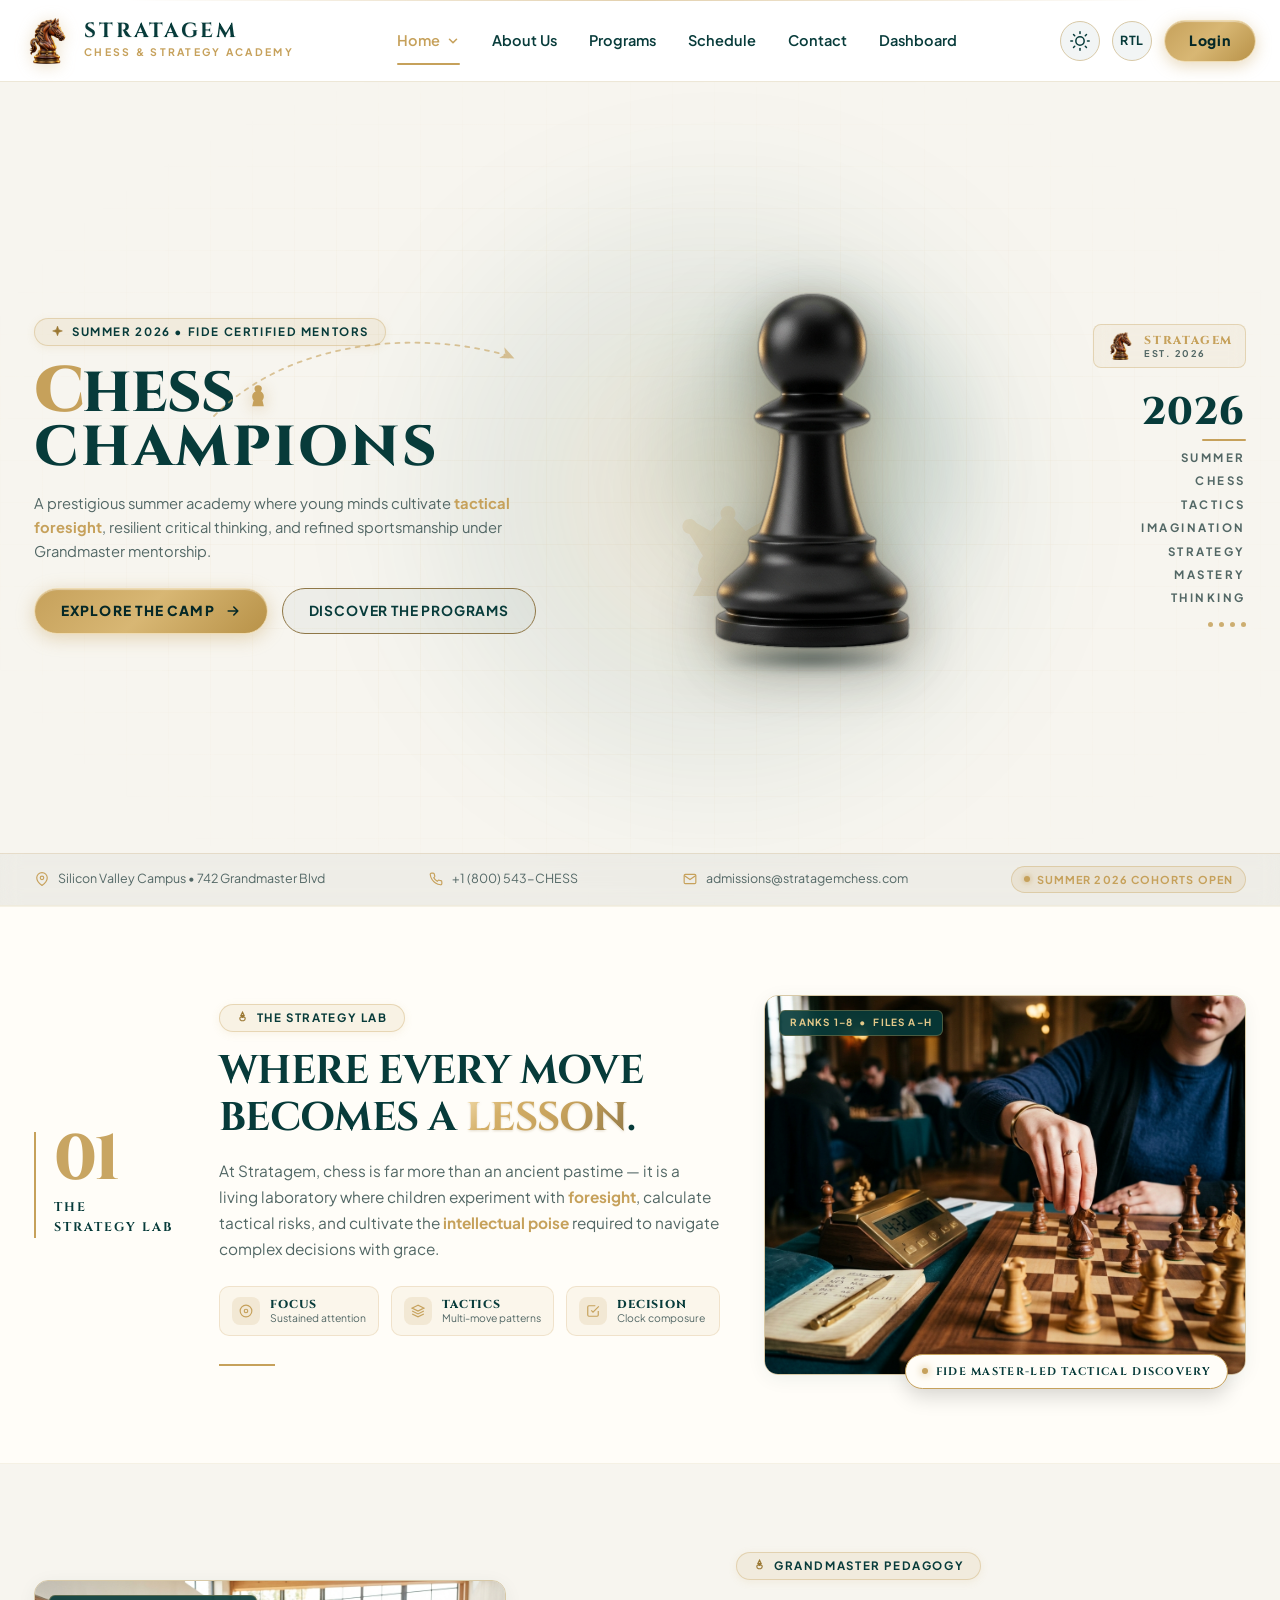
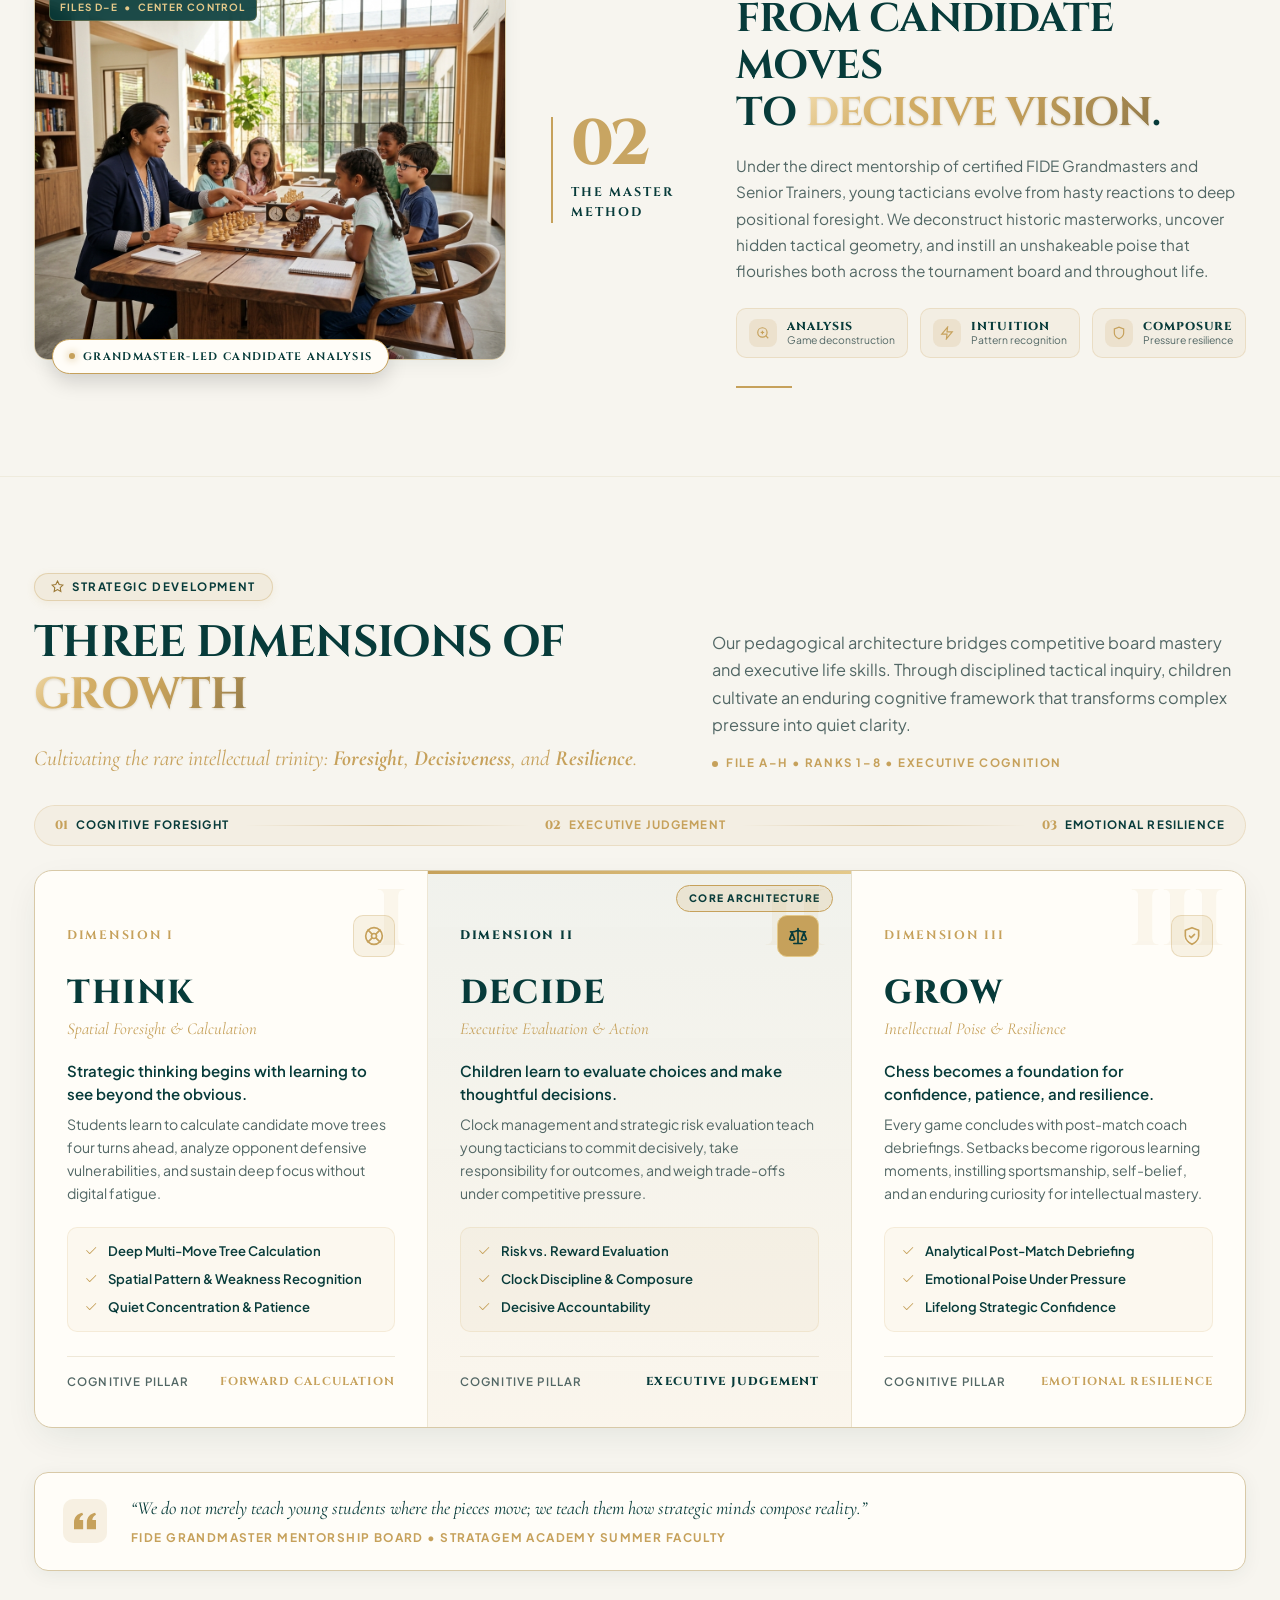
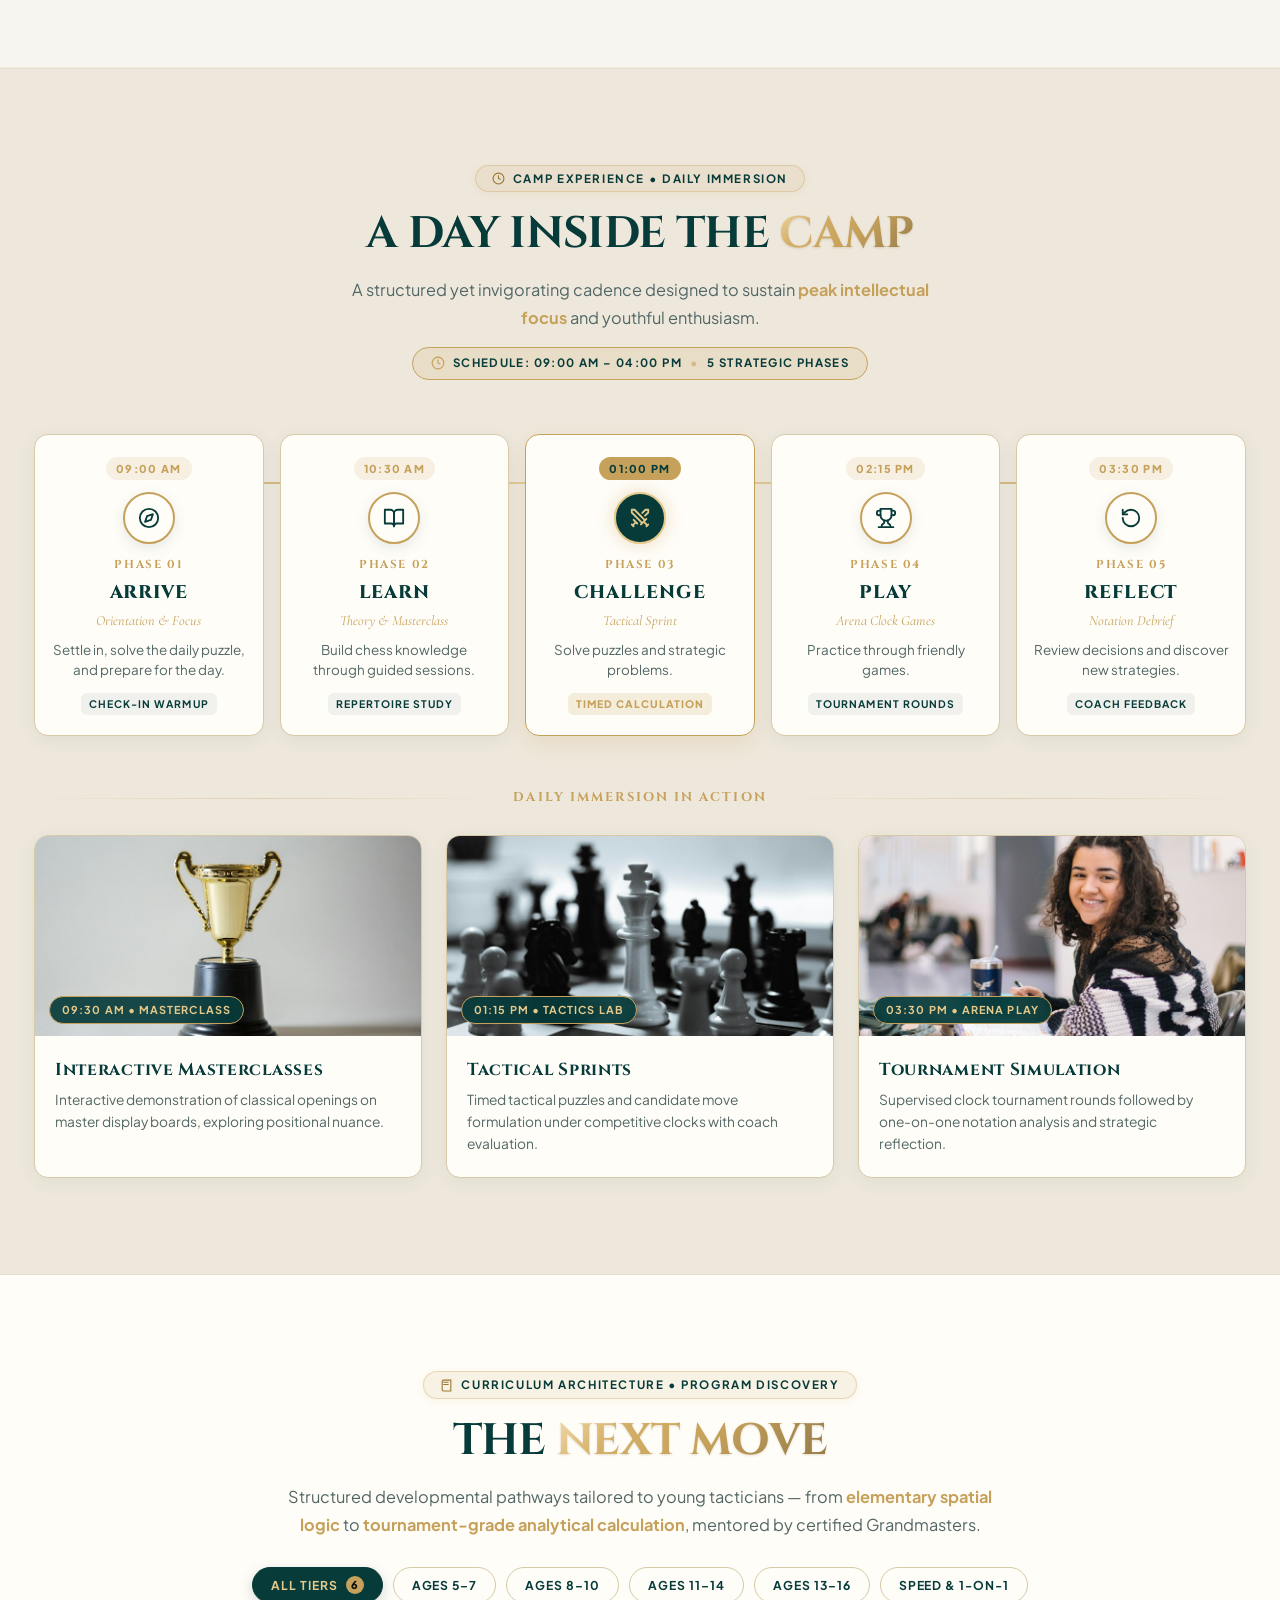
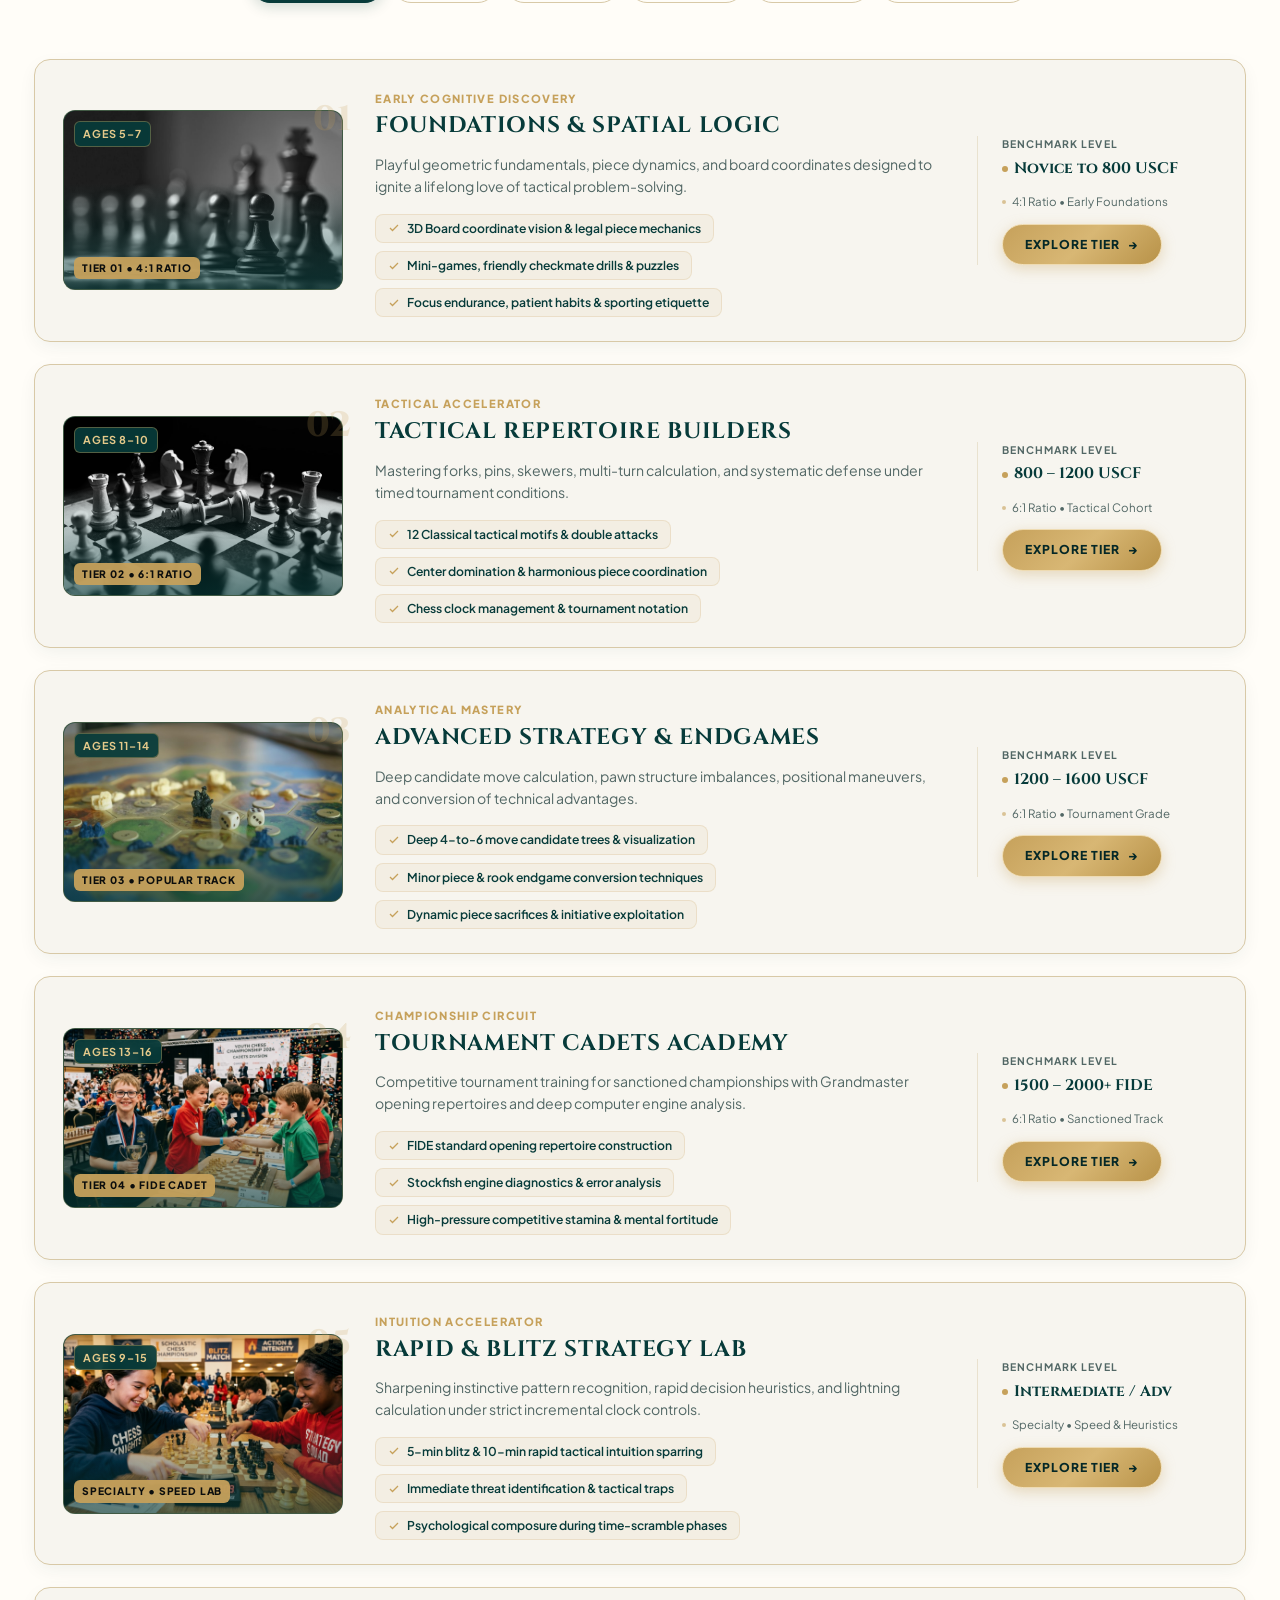
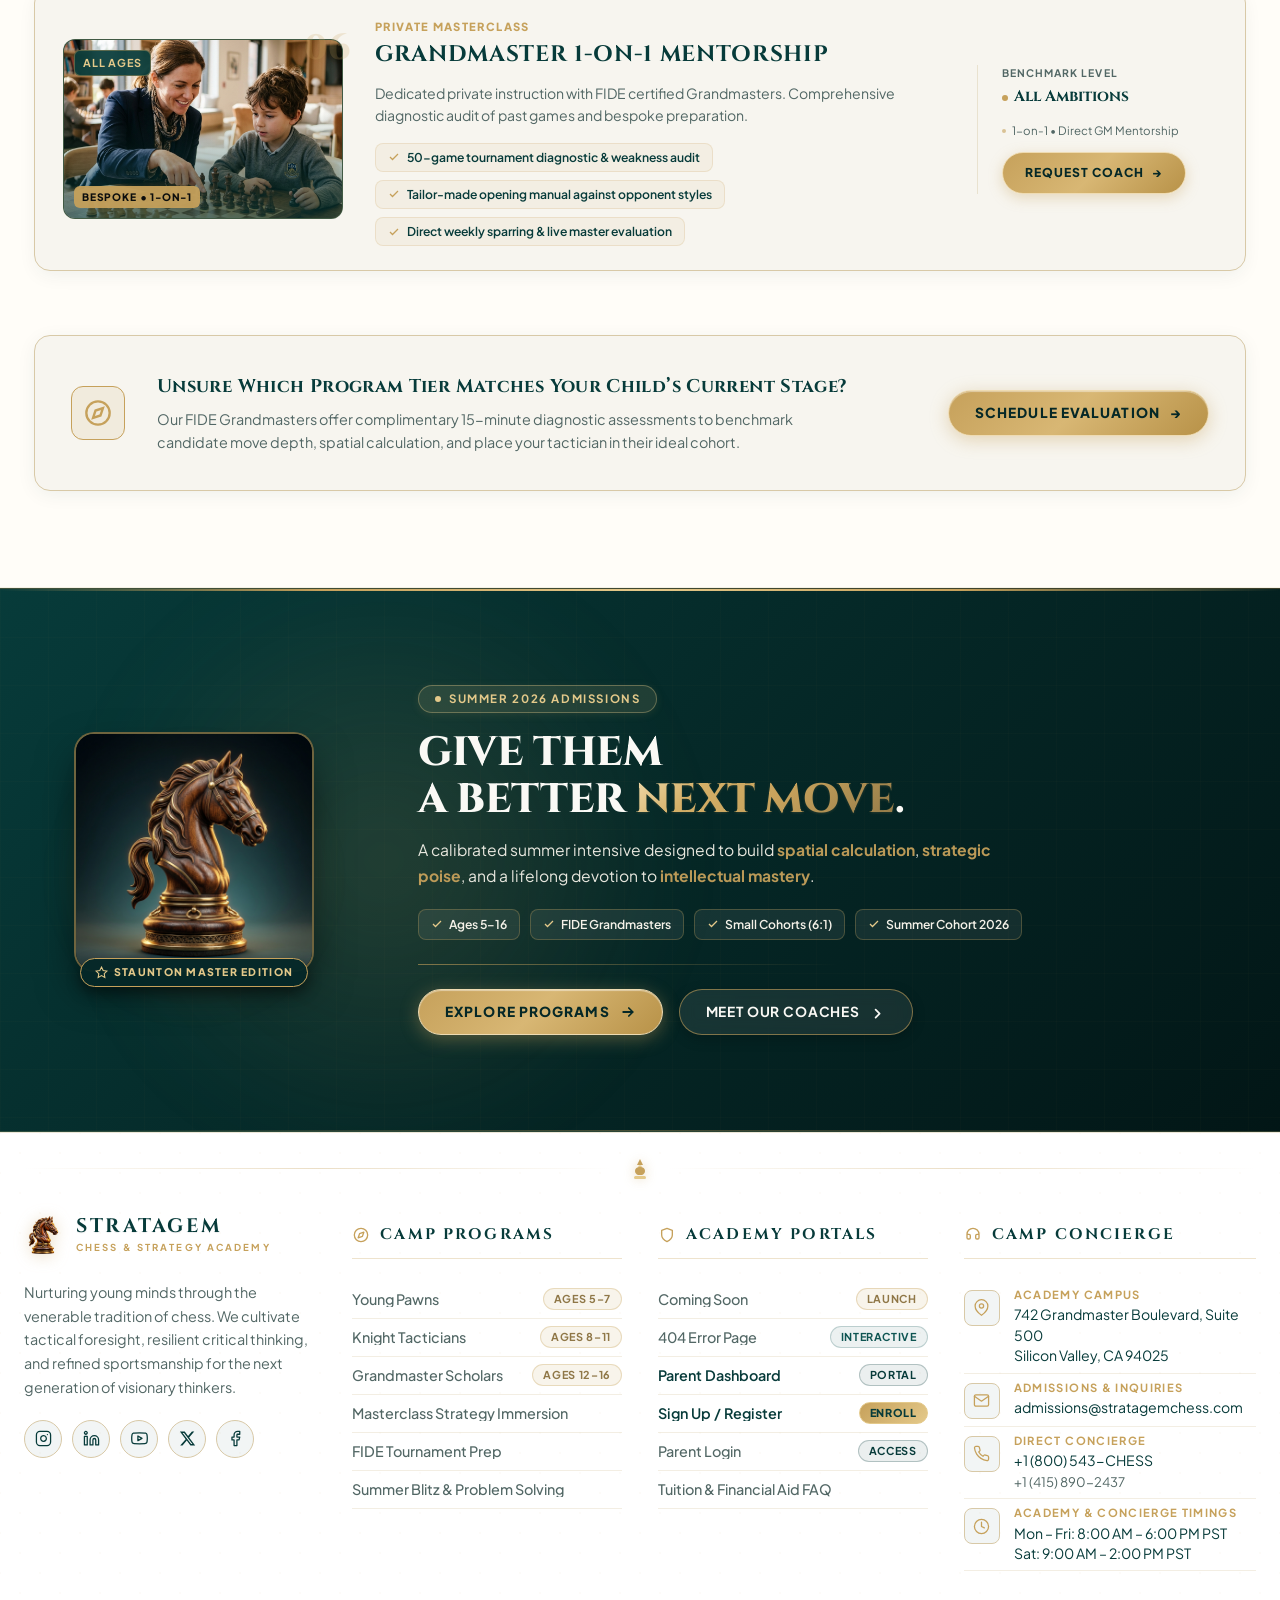
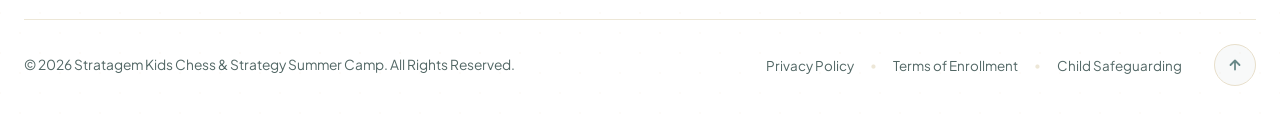
<file: home2.html>
<!DOCTYPE html>
<html lang="en" data-theme="light" dir="ltr">

<head>
  <meta charset="UTF-8">
  <meta name="viewport" content="width=device-width, initial-scale=1.0">
  <title>Stratagem Kids Chess &amp; Strategy Summer Camp — Home 2</title>

  <link rel="icon" type="image/png" sizes="32x32" href="assets/favicon-32x32.png">
  <link rel="icon" type="image/png" sizes="16x16" href="assets/favicon-16x16.png">
  <link rel="apple-touch-icon" sizes="180x180" href="assets/apple-touch-icon.png">
  <link rel="shortcut icon" href="favicon.ico">
  <meta name="description"
    content="A premium summer experience where young minds learn chess, strategy, confidence, and thoughtful decision-making with Grandmaster mentorship.">

  <link rel="preconnect" href="https://fonts.googleapis.com">
  <link rel="preconnect" href="https://fonts.gstatic.com" crossorigin>
  <link
    href="https://fonts.googleapis.com/css2?family=Cinzel:wght@500;600;700;800&family=Cormorant+Garamond:ital,wght@0,500;0,600;1,400&family=Plus+Jakarta+Sans:wght@400;500;600;700&display=swap"
    rel="stylesheet">

  <link rel="stylesheet" href="navigation/header.css">
  <link rel="stylesheet" href="navigation/footer.css">

  <link rel="stylesheet" href="home2.css">

  <script defer src="navigation/header.js"></script>
  <script defer src="navigation/footer.js"></script>
  <script defer src="home2.js"></script>
</head>

<body>

  <header class="strata-header" id="strataHeader">
    <div class="strata-header-glow"></div>
    <div class="strata-header-container">

      <a href="index.html" class="strata-brand" aria-label="Stratagem Kids Chess & Strategy Academy Home">
        <div class="brand-crest-wrapper">
          <img src="assets/knight-logo.png" alt="Stratagem Chess Academy Knight Logo" class="brand-crest">
        </div>
        <div class="brand-text-block">
          <span class="brand-title">STRATAGEM</span>
          <span class="brand-tagline">CHESS &amp; STRATEGY ACADEMY</span>
        </div>
      </a>

      <nav class="strata-nav-desktop" id="desktopNav" aria-label="Main Navigation">
        <ul class="nav-list">

          <li class="nav-item has-dropdown" id="navHomeDropdown">
            <button class="nav-link dropdown-toggle active" aria-expanded="false" aria-haspopup="true">
              <span class="nav-text">Home</span>
              <svg class="dropdown-chevron" viewBox="0 0 16 16" fill="none" xmlns="http://www.w3.org/2000/svg"
                aria-hidden="true">
                <path d="M4 6L8 10L12 6" stroke="currentColor" stroke-width="1.8" stroke-linecap="round"
                  stroke-linejoin="round" />
              </svg>
            </button>

            <div class="dropdown-menu">
              <div class="dropdown-accent-line"></div>
              <ul class="dropdown-list">
                <li>
                  <a href="index.html" class="dropdown-item">
                    <div class="dropdown-icon-box">
                      <svg viewBox="0 0 20 20" fill="none" stroke="currentColor" stroke-width="1.5">
                        <path d="M3 8.5L10 3L17 8.5V17H3V8.5Z" stroke-linecap="round" stroke-linejoin="round" />
                        <path d="M8 17V11H12V17" stroke-linecap="round" />
                      </svg>
                    </div>
                    <div class="dropdown-content">
                      <span class="dropdown-title">Home 1 — Academy Overview</span>
                      <span class="dropdown-desc">Grandmaster coaches, curriculum & campus philosophy</span>
                    </div>
                  </a>
                </li>
                <li>
                  <a href="home2.html" class="dropdown-item highlighted active">
                    <div class="dropdown-icon-box">
                      <svg viewBox="0 0 20 20" fill="none" stroke="currentColor" stroke-width="1.5">
                        <path d="M10 2L12.5 7L18 8L14 12L15 17.5L10 15L5 17.5L6 12L2 8L7.5 7L10 2Z"
                          stroke-linecap="round" stroke-linejoin="round" />
                      </svg>
                    </div>
                    <div class="dropdown-content">
                      <span class="dropdown-title">
                        Home 2 — Summer Camp Edition
                        <span class="dropdown-badge">Exclusive</span>
                      </span>
                      <span class="dropdown-desc">Intensive camps, tactics workshops & tournament arenas</span>
                    </div>
                  </a>
                </li>
              </ul>
            </div>
          </li>

          <li class="nav-item">
            <a href="instructors.html" class="nav-link">
              <span class="nav-text">About Us</span>
            </a>
          </li>

          <li class="nav-item">
            <a href="programs.html" class="nav-link">
              <span class="nav-text">Programs</span>
            </a>
          </li>

          <li class="nav-item">
            <a href="schedule.html" class="nav-link">
              <span class="nav-text">Schedule</span>
            </a>
          </li>

          <li class="nav-item">
            <a href="contact.html" class="nav-link">
              <span class="nav-text">Contact</span>
            </a>
          </li>

          <li class="nav-item">
            <a href="dashboard.html" class="nav-link">
              <span class="nav-text">Dashboard</span>
            </a>
          </li>

        </ul>
      </nav>

      <div class="strata-controls">

        <button class="control-btn theme-toggle-btn circle-btn" id="themeToggleBtn" type="button"
          aria-label="Toggle visual theme between Light and Dark mode" title="Toggle Light / Dark Mode">
          <div class="icon-toggle-wrapper">

            <svg class="theme-icon icon-sun" viewBox="0 0 24 24" fill="none" stroke="currentColor" stroke-width="1.8"
              stroke-linecap="round" stroke-linejoin="round" aria-hidden="true">
              <circle cx="12" cy="12" r="5"></circle>
              <line x1="12" y1="1" x2="12" y2="3"></line>
              <line x1="12" y1="21" x2="12" y2="23"></line>
              <line x1="4.22" y1="4.22" x2="5.64" y2="5.64"></line>
              <line x1="18.36" y1="18.36" x2="19.78" y2="19.78"></line>
              <line x1="1" y1="12" x2="3" y2="12"></line>
              <line x1="21" y1="12" x2="23" y2="12"></line>
              <line x1="4.22" y1="19.78" x2="5.64" y2="18.36"></line>
              <line x1="18.36" y1="5.64" x2="19.78" y2="4.22"></line>
            </svg>

            <svg class="theme-icon icon-moon" viewBox="0 0 24 24" fill="none" stroke="currentColor" stroke-width="1.8"
              stroke-linecap="round" stroke-linejoin="round" aria-hidden="true">
              <path d="M21 12.79A9 9 0 1 1 11.21 3 7 7 0 0 0 21 12.79z"></path>
            </svg>
          </div>
        </button>

        <button class="control-btn rtl-toggle-btn circle-btn" id="rtlToggleBtn" type="button"
          aria-label="Toggle reading direction between LTR and RTL" title="Toggle RTL (Right-to-Left)">
          <span class="rtl-label" id="rtlLabel">RTL</span>
        </button>

        <a href="login.html" class="strata-login-btn desktop-only" id="headerLoginBtn" aria-label="Login">
          <span class="btn-shimmer" aria-hidden="true"></span>
          <span class="btn-text">Login</span>
        </a>

        <button class="hamburger-btn" id="hamburgerBtn" type="button" aria-label="Open mobile navigation menu"
          aria-controls="mobileDrawer" aria-expanded="false">
          <span class="hamburger-box">
            <span class="hamburger-line line-1"></span>
            <span class="hamburger-line line-2"></span>
            <span class="hamburger-line line-3"></span>
          </span>
        </button>

      </div>

    </div>
  </header>

  <div class="strata-drawer-backdrop" id="drawerBackdrop" aria-hidden="true"></div>

  <aside class="strata-mobile-drawer" id="mobileDrawer" aria-label="Mobile Navigation" aria-hidden="true">

    <div class="drawer-header">
      <div class="drawer-brand">
        <span class="drawer-brand-title">STRATAGEM</span>
        <span class="drawer-brand-sub">KIDS CHESS &amp; STRATEGY</span>
      </div>
      <button class="drawer-close-btn" id="drawerCloseBtn" type="button" aria-label="Close navigation menu">
        <svg viewBox="0 0 24 24" fill="none" stroke="currentColor" stroke-width="2" stroke-linecap="round"
          stroke-linejoin="round">
          <line x1="18" y1="6" x2="6" y2="18"></line>
          <line x1="6" y1="6" x2="18" y2="18"></line>
        </svg>
      </button>
    </div>

    <div class="drawer-body">
      <nav class="mobile-nav-menu">
        <ul class="mobile-nav-list">

          <li class="mobile-nav-item mobile-accordion open" id="mobileHomeAccordion">
            <button class="mobile-nav-link accordion-toggle" aria-expanded="true">
              <span class="mobile-link-text">Home</span>
              <svg class="accordion-chevron" viewBox="0 0 16 16" fill="none" stroke="currentColor" stroke-width="2">
                <path d="M4 6L8 10L12 6" stroke-linecap="round" stroke-linejoin="round" />
              </svg>
            </button>
            <div class="accordion-panel">
              <a href="index.html" class="mobile-sublink">
                <span class="sublink-dot"></span>
                <span class="sublink-title">Home 1 — Academy Overview</span>
              </a>
              <a href="home2.html" class="mobile-sublink active">
                <span class="sublink-dot"></span>
                <span class="sublink-title">Home 2 — Summer Camp Edition</span>
                <span class="sublink-tag">Current</span>
              </a>
            </div>
          </li>

          <li class="mobile-nav-item">
            <a href="instructors.html" class="mobile-nav-link">
              <span class="mobile-link-text">About Us</span>
            </a>
          </li>

          <li class="mobile-nav-item">
            <a href="programs.html" class="mobile-nav-link">
              <span class="mobile-link-text">Programs</span>
            </a>
          </li>

          <li class="mobile-nav-item">
            <a href="schedule.html" class="mobile-nav-link">
              <span class="mobile-link-text">Schedule</span>
            </a>
          </li>

          <li class="mobile-nav-item">
            <a href="contact.html" class="mobile-nav-link">
              <span class="mobile-link-text">Contact</span>
            </a>
          </li>

          <li class="mobile-nav-item">
            <a href="dashboard.html" class="mobile-nav-link">
              <span class="mobile-link-text">Dashboard</span>
            </a>
          </li>

        </ul>
      </nav>

      <div class="drawer-footer-actions">
        <a href="./login.html" class="strata-login-btn mobile-drawer-login" id="drawerLoginBtn">
          <span>Login</span>
        </a>

        <div class="drawer-credentials-badge">
          <span class="cred-icon" aria-hidden="true">
            <svg class="cred-lucide" viewBox="0 0 24 24" fill="none" stroke="currentColor" stroke-width="2"
              stroke-linecap="round" stroke-linejoin="round">
              <circle cx="12" cy="8" r="6" />
              <path d="M15.477 12.89 17 22l-5-3-5 3 1.523-9.11" />
            </svg>
          </span>
          <span class="cred-text">FIDE Certified Grandmaster Mentors &bull; Summer 2026</span>
        </div>
      </div>

    </div>

  </aside>

  <main id="mainContent" class="home2-main">

    <section class="hero2-section" id="hero2" aria-labelledby="hero2Title">
      <div class="hero2-bg-ambience" aria-hidden="true">
        <div class="hero2-radial-glow"></div>
        <div class="hero2-grid-mesh"></div>
      </div>

      <div class="home2-container hero2-container-inner">
        <div class="hero2-banner-grid">

          <div class="hero2-col-left reveal-on-scroll">
            <div class="hero2-eyebrow-pill">
              <span class="h2-eyebrow-ornament" aria-hidden="true">
                <svg viewBox="0 0 24 24" fill="currentColor">
                  <path d="M12 2l2.4 6.6L21 11l-6.6 2.4L12 20l-2.4-6.6L3 11l6.6-2.4L12 2z" />
                </svg>
              </span>
              <span>SUMMER 2026 &bull; FIDE CERTIFIED MENTORS</span>
            </div>

            <div class="hero2-headline-wrapper">
              <div class="hero2-trajectory-arc" aria-hidden="true">
                <svg viewBox="0 0 320 120" fill="none" xmlns="http://www.w3.org/2000/svg">
                  <path d="M10 100 C 90 20, 220 15, 305 40" stroke="currentColor" stroke-width="1.8" stroke-dasharray="4 6" stroke-linecap="round" />
                  <g transform="translate(305, 40) rotate(25)">
                    <path d="M-8 -6 L6 0 L-8 6 L-4 0 Z" fill="currentColor" />
                  </g>
                </svg>
              </div>

              <h1 class="hero2-banner-title" id="hero2Title">
                <span class="title-stacked-row title-row-chess">
                  <span class="title-initial-accent">C</span>HESS
                  <span class="title-accent-pawn" aria-hidden="true">
                    <svg viewBox="0 0 24 24" fill="currentColor">
                      <path d="M12 2a3 3 0 0 0-3 3c0 .87.37 1.66.97 2.2A4.98 4.98 0 0 0 7 11.5c0 1.25.46 2.39 1.23 3.26L7 20h10l-1.23-5.24c.77-.87 1.23-2.01 1.23-3.26 0-1.92-1.08-3.59-2.67-4.45.6-.54.97-1.33.97-2.05a3 3 0 0 0-3-3z"/>
                    </svg>
                  </span>
                </span>
                <span class="title-stacked-row title-row-champions">CHAMPIONS</span>
              </h1>
            </div>

            <p class="hero2-supporting">
              A prestigious summer academy where young minds cultivate <span class="highlight-gold-subtle">tactical foresight</span>, resilient critical thinking, and refined sportsmanship under Grandmaster mentorship.
            </p>

            <div class="hero2-actions">
              <a href="#camp-day" class="h2-btn-gold">
                <span>EXPLORE THE CAMP</span>
                <svg viewBox="0 0 20 20" fill="none" stroke="currentColor" stroke-width="2" width="16" height="16">
                  <path d="M4 10h12M11 5l5 5-5 5" stroke-linecap="round" stroke-linejoin="round" />
                </svg>
              </a>
              <a href="#programs2" class="h2-btn-outline">
                <span>DISCOVER THE PROGRAMS</span>
              </a>
            </div>
          </div>

          <div class="hero2-col-center reveal-on-scroll delay-1">
            <div class="hero2-stage-composition" id="hero2StickerStage">
              <div class="hero2-pawn-aura" aria-hidden="true"></div>

              <div class="hero2-bg-silhouette" aria-hidden="true">
                <svg viewBox="0 0 24 24" fill="currentColor">
                  <path d="M12 2a1.5 1.5 0 0 0-1.5 1.5c0 .34.11.66.3.92L8.5 7 5.7 5.4a1.5 1.5 0 1 0-1.4 2.2L7 12c-.6.6-1 1.5-1 2.5 0 .8.3 1.5.8 2.1L5 20h14l-1.8-3.4c.5-.6.8-1.3.8-2.1 0-1-.4-1.9-1-2.5l2.7-4.4a1.5 1.5 0 1 0-1.4-2.2L15.5 7l-2.3-2.58c.19-.26.3-.58.3-.92A1.5 1.5 0 0 0 12 2z" />
                </svg>
              </div>

              <div class="hero2-sticker-wrapper">
                <img src="assets/chess-pawn-sticker.png"
                  alt="3D Obsidian Chess Pawn Sculpture"
                  class="hero2-pawn-sticker"
                  width="413"
                  height="718"
                  loading="eager">

                <div class="hero2-pawn-shadow" aria-hidden="true"></div>
              </div>
            </div>
          </div>

          <div class="hero2-col-right reveal-on-scroll delay-2">
            <div class="hero2-seal-card">
              <div class="seal-crest-wrapper">
                <img src="assets/knight-logo.png" alt="Stratagem Crest" class="seal-crest-img">
              </div>
              <div class="seal-text-group">
                <span class="seal-brand-name">STRATAGEM</span>
                <span class="seal-edition">EST. 2026</span>
              </div>
            </div>

            <div class="hero2-editorial-stack">
              <div class="hero2-year-heading">
                <span class="year-num">2026</span>
                <div class="year-accent-line"></div>
              </div>

              <div class="hero2-pillar-words">
                <span class="pillar-item">SUMMER</span>
                <span class="pillar-item">CHESS</span>
                <span class="pillar-item">TACTICS</span>
                <span class="pillar-item">IMAGINATION</span>
                <span class="pillar-item">STRATEGY</span>
                <span class="pillar-item">MASTERY</span>
                <span class="pillar-item">THINKING</span>
              </div>

              <div class="hero2-gold-dots" aria-hidden="true">
                <span class="dot"></span>
                <span class="dot"></span>
                <span class="dot"></span>
                <span class="dot"></span>
              </div>
            </div>
          </div>

        </div>
      </div>

      <div class="hero2-bottom-bar" aria-label="Camp quick facts and location">
        <div class="home2-container hero2-bottom-inner">
          <div class="hero2-bottom-item">
            <span class="bottom-item-icon" aria-hidden="true">
              <svg viewBox="0 0 24 24" fill="none" stroke="currentColor" stroke-width="2">
                <path d="M21 10c0 7-9 13-9 13s-9-6-9-13a9 9 0 0 1 18 0z"></path>
                <circle cx="12" cy="10" r="3"></circle>
              </svg>
            </span>
            <span class="bottom-item-text">Silicon Valley Campus &bull; 742 Grandmaster Blvd</span>
          </div>

          <div class="hero2-bottom-item">
            <span class="bottom-item-icon" aria-hidden="true">
              <svg viewBox="0 0 24 24" fill="none" stroke="currentColor" stroke-width="2">
                <path d="M22 16.92v3a2 2 0 0 1-2.18 2 19.79 19.79 0 0 1-8.63-3.07 19.5 19.5 0 0 1-6-6 19.79 19.79 0 0 1-3.07-8.67A2 2 0 0 1 4.11 2h3a2 2 0 0 1 2 1.72 12.84 12.84 0 0 0 .7 2.81 2 2 0 0 1-.45 2.11L8.09 9.91a16 16 0 0 0 6 6l1.27-1.27a2 2 0 0 1 2.11-.45 12.84 12.84 0 0 0 2.81.7A2 2 0 0 1 22 16.92z"></path>
              </svg>
            </span>
            <a href="tel:+18005432437" class="bottom-item-link">+1 (800) 543-CHESS</a>
          </div>

          <div class="hero2-bottom-item desktop-only">
            <span class="bottom-item-icon" aria-hidden="true">
              <svg viewBox="0 0 24 24" fill="none" stroke="currentColor" stroke-width="2">
                <path d="M4 4h16c1.1 0 2 .9 2 2v12c0 1.1-.9 2-2 2H4c-1.1 0-2-.9-2-2V6c0-1.1.9-2 2-2z"></path>
                <polyline points="22,6 12,13 2,6"></polyline>
              </svg>
            </span>
            <a href="mailto:admissions@stratagemchess.com" class="bottom-item-link">admissions@stratagemchess.com</a>
          </div>

          <div class="hero2-bottom-cohort-badge">
            <span class="cohort-pulse-dot" aria-hidden="true"></span>
            <span>SUMMER 2026 COHORTS OPEN</span>
          </div>
        </div>
      </div>
    </section>

    <section class="stratlab-section" id="strategy-lab" aria-labelledby="stratLabHeading">
      <div class="home2-container">
        <div class="stratlab-grid">

          <div class="stratlab-num-col reveal-on-scroll">
            <span class="stratlab-big-num">01</span>
            <span class="stratlab-num-label">THE STRATEGY LAB</span>
          </div>

          <div class="stratlab-text-col reveal-on-scroll delay-1">
            <div class="h2-eyebrow">
              <span class="h2-eyebrow-ornament" aria-hidden="true">
                <svg viewBox="0 0 24 24" fill="none" stroke="currentColor" stroke-width="2">
                  <path d="M12 2L15 8H9L12 2Z" />
                  <circle cx="12" cy="10" r="1.8" />
                  <path d="M7 14C7 11.5 9 10 12 10C15 10 17 11.5 17 14C17 16 15.5 17.5 14 18H10C8.5 17.5 7 16 7 14Z" />
                </svg>
              </span>
              <span>THE STRATEGY LAB</span>
            </div>
            <h2 class="stratlab-heading" id="stratLabHeading">
              WHERE EVERY MOVE<br>BECOMES A <span class="highlight-gold">LESSON</span>.
            </h2>
            <p class="stratlab-editorial-copy">
              At Stratagem, chess is far more than an ancient pastime — it is a living laboratory where children
              experiment with <span class="highlight-gold-subtle">foresight</span>, calculate tactical risks, and
              cultivate the <span class="highlight-gold-subtle">intellectual poise</span> required to navigate complex
              decisions with grace.
            </p>

            <div class="stratlab-pillars-row">
              <div class="stratlab-pillar-item">
                <div class="stratlab-pillar-icon" aria-hidden="true">
                  <svg viewBox="0 0 24 24" fill="none" stroke="currentColor" stroke-width="2">
                    <circle cx="12" cy="12" r="10" />
                    <circle cx="12" cy="12" r="3" />
                  </svg>
                </div>
                <div class="stratlab-pillar-text">
                  <span class="pillar-label">FOCUS</span>
                  <span class="pillar-sub">Sustained attention</span>
                </div>
              </div>

              <div class="stratlab-pillar-item">
                <div class="stratlab-pillar-icon" aria-hidden="true">
                  <svg viewBox="0 0 24 24" fill="none" stroke="currentColor" stroke-width="2">
                    <polygon points="12 2 2 7 12 12 22 7 12 2" />
                    <polyline points="2 17 12 22 22 17" />
                    <polyline points="2 12 12 17 22 12" />
                  </svg>
                </div>
                <div class="stratlab-pillar-text">
                  <span class="pillar-label">TACTICS</span>
                  <span class="pillar-sub">Multi-move patterns</span>
                </div>
              </div>

              <div class="stratlab-pillar-item">
                <div class="stratlab-pillar-icon" aria-hidden="true">
                  <svg viewBox="0 0 24 24" fill="none" stroke="currentColor" stroke-width="2">
                    <polyline points="9 11 12 14 22 4" />
                    <path d="M21 12v7a2 2 0 0 1-2 2H5a2 2 0 0 1-2-2V5a2 2 0 0 1 2-2h11" />
                  </svg>
                </div>
                <div class="stratlab-pillar-text">
                  <span class="pillar-label">DECISION</span>
                  <span class="pillar-sub">Clock composure</span>
                </div>
              </div>
            </div>

            <div class="stratlab-brass-rule" aria-hidden="true"></div>
          </div>

          <div class="stratlab-visual-col reveal-on-scroll delay-2">
            <div class="stratlab-img-frame">
              <img src="assets/home2-strategy.jpg"
                alt="Young student carefully moving a chess piece across a tournament board beside an analog clock"
                class="stratlab-img" loading="lazy" width="600" height="380">
              <div class="stratlab-frame-coords" aria-hidden="true">
                <span>RANKS 1–8</span>
                <span>&bull;</span>
                <span>FILES A–H</span>
              </div>
            </div>
            <div class="stratlab-curriculum-badge">
              <span class="stratlab-badge-pulse" aria-hidden="true"></span>
              <span>FIDE MASTER-LED TACTICAL DISCOVERY</span>
            </div>
          </div>

        </div>
      </div>
    </section>

    <section class="stratlab-section stratlab-section-alt" id="master-method" aria-labelledby="masterMethodHeading">
      <div class="home2-container">
        <div class="stratlab-grid stratlab-grid-reversed">

          <div class="stratlab-visual-col reveal-on-scroll">
            <div class="stratlab-img-frame">
              <img src="assets/chess-learning.jpg"
                alt="Grandmaster mentor guiding young students in deep tactical game analysis in small cohort"
                class="stratlab-img" loading="lazy" width="600" height="380">
              <div class="stratlab-frame-coords" aria-hidden="true">
                <span>FILES D–E</span>
                <span>&bull;</span>
                <span>CENTER CONTROL</span>
              </div>
            </div>
            <div class="stratlab-curriculum-badge badge-reversed">
              <span class="stratlab-badge-pulse" aria-hidden="true"></span>
              <span>GRANDMASTER-LED CANDIDATE ANALYSIS</span>
            </div>
          </div>

          <div class="stratlab-num-col reveal-on-scroll delay-1">
            <span class="stratlab-big-num">02</span>
            <span class="stratlab-num-label">THE MASTER METHOD</span>
          </div>

          <div class="stratlab-text-col reveal-on-scroll delay-2">
            <div class="h2-eyebrow">
              <span class="h2-eyebrow-ornament" aria-hidden="true">
                <svg viewBox="0 0 24 24" fill="none" stroke="currentColor" stroke-width="2">
                  <path d="M12 2L15 8H9L12 2Z" />
                  <circle cx="12" cy="10" r="1.8" />
                  <path d="M7 14C7 11.5 9 10 12 10C15 10 17 11.5 17 14C17 16 15.5 17.5 14 18H10C8.5 17.5 7 16 7 14Z" />
                </svg>
              </span>
              <span>GRANDMASTER PEDAGOGY</span>
            </div>
            <h2 class="stratlab-heading" id="masterMethodHeading">
              FROM CANDIDATE MOVES<br>TO <span class="highlight-gold">DECISIVE VISION</span>.
            </h2>
            <p class="stratlab-editorial-copy">
              Under the direct mentorship of certified FIDE Grandmasters and Senior Trainers, young tacticians evolve
              from hasty reactions to deep positional foresight. We deconstruct historic masterworks, uncover hidden
              tactical geometry, and instill an unshakeable poise that flourishes both across the tournament board and
              throughout life.
            </p>

            <div class="stratlab-pillars-row">
              <div class="stratlab-pillar-item">
                <div class="stratlab-pillar-icon" aria-hidden="true">
                  <svg viewBox="0 0 24 24" fill="none" stroke="currentColor" stroke-width="2">
                    <circle cx="11" cy="11" r="8" />
                    <line x1="21" y1="21" x2="16.65" y2="16.65" />
                    <line x1="11" y1="8" x2="11" y2="14" />
                    <line x1="8" y1="11" x2="14" y2="11" />
                  </svg>
                </div>
                <div class="stratlab-pillar-text">
                  <span class="pillar-label">ANALYSIS</span>
                  <span class="pillar-sub">Game deconstruction</span>
                </div>
              </div>

              <div class="stratlab-pillar-item">
                <div class="stratlab-pillar-icon" aria-hidden="true">
                  <svg viewBox="0 0 24 24" fill="none" stroke="currentColor" stroke-width="2">
                    <polygon points="13 2 3 14 12 14 11 22 21 10 12 10 13 2" />
                  </svg>
                </div>
                <div class="stratlab-pillar-text">
                  <span class="pillar-label">INTUITION</span>
                  <span class="pillar-sub">Pattern recognition</span>
                </div>
              </div>

              <div class="stratlab-pillar-item">
                <div class="stratlab-pillar-icon" aria-hidden="true">
                  <svg viewBox="0 0 24 24" fill="none" stroke="currentColor" stroke-width="2">
                    <path d="M12 22s8-4 8-10V5l-8-3-8 3v7c0 6 8 10 8 10z" />
                  </svg>
                </div>
                <div class="stratlab-pillar-text">
                  <span class="pillar-label">COMPOSURE</span>
                  <span class="pillar-sub">Pressure resilience</span>
                </div>
              </div>
            </div>

            <div class="stratlab-brass-rule" aria-hidden="true"></div>
          </div>

        </div>
      </div>
    </section>

    <section class="growth-section" id="growth" aria-labelledby="growthHeading">
      <div class="home2-container">

        <div class="growth-header-split">
          <div class="growth-header-left">
            <div class="h2-eyebrow">
              <span class="h2-eyebrow-ornament" aria-hidden="true">
                <svg viewBox="0 0 24 24" fill="none" stroke="currentColor" stroke-width="2">
                  <polygon
                    points="12 2 15.09 8.26 22 9.27 17 14.14 18.18 21.02 12 17.77 5.82 21.02 7 14.14 2 9.27 8.91 8.26 12 2" />
                </svg>
              </span>
              <span>STRATEGIC DEVELOPMENT</span>
            </div>
            <h2 class="h2-section-title" id="growthHeading">
              THREE DIMENSIONS OF <span class="highlight-gold">GROWTH</span>
            </h2>
            <p class="growth-thesis">
              Cultivating the rare intellectual trinity: <span class="highlight-gold-subtle">Foresight</span>, <span
                class="highlight-gold-subtle">Decisiveness</span>, and <span
                class="highlight-gold-subtle">Resilience</span>.
            </p>
          </div>

          <div class="growth-header-right">
            <p class="h2-section-desc">
              Our pedagogical architecture bridges competitive board mastery and executive life skills. Through
              disciplined tactical inquiry, children cultivate an enduring cognitive framework that transforms complex
              pressure into quiet clarity.
            </p>
            <div class="growth-coord-strip" aria-hidden="true">
              <span class="coord-dot"></span>
              <span class="coord-text">FILE A–H &bull; RANKS 1–8 &bull; EXECUTIVE COGNITION</span>
            </div>
          </div>
        </div>

        <div class="growth-continuum-rail" aria-hidden="true">
          <div class="continuum-step is-first">
            <span class="continuum-num">01</span>
            <span class="continuum-name">COGNITIVE FORESIGHT</span>
          </div>
          <div class="continuum-line"></div>
          <div class="continuum-step is-core">
            <span class="continuum-num">02</span>
            <span class="continuum-name">EXECUTIVE JUDGEMENT</span>
          </div>
          <div class="continuum-line"></div>
          <div class="continuum-step is-last">
            <span class="continuum-num">03</span>
            <span class="continuum-name">EMOTIONAL RESILIENCE</span>
          </div>
        </div>

        <div class="growth-pavilion-stage">

          <article class="growth-bay growth-bay-1 growth-panel growth-panel-1">
            <div class="bay-watermark-num" aria-hidden="true">I</div>
            <div class="bay-inner-content">
              <div class="bay-top-row">
                <span class="bay-roman-tag">DIMENSION I</span>
                <div class="bay-crest-icon" aria-hidden="true">
                  <svg viewBox="0 0 24 24" fill="none" stroke="currentColor" stroke-width="2" stroke-linecap="round"
                    stroke-linejoin="round">
                    <circle cx="12" cy="12" r="10" />
                    <circle cx="12" cy="12" r="3" />
                    <path d="m4.93 4.93 4.24 4.24M14.83 14.83l4.24 4.24M14.83 9.17l4.24-4.24M4.93 19.07l4.24-4.24" />
                  </svg>
                </div>
              </div>

              <h3 class="bay-title">THINK</h3>
              <span class="bay-subtitle">Spatial Foresight &amp; Calculation</span>

              <p class="bay-lead-desc">
                Strategic thinking begins with learning to see beyond the obvious.
              </p>
              <p class="bay-body-desc">
                Students learn to calculate candidate move trees four turns ahead, analyze opponent defensive
                vulnerabilities, and sustain deep focus without digital fatigue.
              </p>

              <div class="bay-milestones-block">
                <div class="bay-milestone-row">
                  <span class="bay-milestone-bullet" aria-hidden="true">
                    <svg viewBox="0 0 16 16" fill="currentColor">
                      <path
                        d="M13.854 3.646a.5.5 0 0 1 0 .708l-7 7a.5.5 0 0 1-.708 0l-3.5-3.5a.5.5 0 1 1 .708-.708L6.5 10.293l6.646-6.647a.5.5 0 0 1 .708 0z" />
                    </svg>
                  </span>
                  <span>Deep Multi-Move Tree Calculation</span>
                </div>
                <div class="bay-milestone-row">
                  <span class="bay-milestone-bullet" aria-hidden="true">
                    <svg viewBox="0 0 16 16" fill="currentColor">
                      <path
                        d="M13.854 3.646a.5.5 0 0 1 0 .708l-7 7a.5.5 0 0 1-.708 0l-3.5-3.5a.5.5 0 1 1 .708-.708L6.5 10.293l6.646-6.647a.5.5 0 0 1 .708 0z" />
                    </svg>
                  </span>
                  <span>Spatial Pattern &amp; Weakness Recognition</span>
                </div>
                <div class="bay-milestone-row">
                  <span class="bay-milestone-bullet" aria-hidden="true">
                    <svg viewBox="0 0 16 16" fill="currentColor">
                      <path
                        d="M13.854 3.646a.5.5 0 0 1 0 .708l-7 7a.5.5 0 0 1-.708 0l-3.5-3.5a.5.5 0 1 1 .708-.708L6.5 10.293l6.646-6.647a.5.5 0 0 1 .708 0z" />
                    </svg>
                  </span>
                  <span>Quiet Concentration &amp; Patience</span>
                </div>
              </div>
            </div>

            <div class="bay-footer-meta">
              <span class="bay-meta-label">Cognitive Pillar</span>
              <span class="bay-meta-val">Forward Calculation</span>
            </div>
          </article>

          <article class="growth-bay growth-bay-2 featured-bay growth-panel growth-panel-2 featured-panel">
            <div class="bay-featured-insignia">
              <span>CORE ARCHITECTURE</span>
            </div>
            <div class="bay-watermark-num watermark-featured" aria-hidden="true">II</div>
            <div class="bay-inner-content">
              <div class="bay-top-row">
                <span class="bay-roman-tag tag-featured">DIMENSION II</span>
                <div class="bay-crest-icon crest-featured" aria-hidden="true">
                  <svg viewBox="0 0 24 24" fill="none" stroke="currentColor" stroke-width="2" stroke-linecap="round"
                    stroke-linejoin="round">
                    <path d="m16 16 3-8 3 8c-.87.65-1.92 1-3 1s-2.13-.35-3-1Z" />
                    <path d="m2 16 3-8 3 8c-.87.65-1.92 1-3 1s-2.13-.35-3-1Z" />
                    <path d="M7 21h10M12 3v18M3 7h2c2 0 5-1 7-2 2 1 5 2 7 2h2" />
                  </svg>
                </div>
              </div>

              <h3 class="bay-title">DECIDE</h3>
              <span class="bay-subtitle">Executive Evaluation &amp; Action</span>

              <p class="bay-lead-desc">
                Children learn to evaluate choices and make thoughtful decisions.
              </p>
              <p class="bay-body-desc">
                Clock management and strategic risk evaluation teach young tacticians to commit decisively, take
                responsibility for outcomes, and weigh trade-offs under competitive pressure.
              </p>

              <div class="bay-milestones-block">
                <div class="bay-milestone-row">
                  <span class="bay-milestone-bullet" aria-hidden="true">
                    <svg viewBox="0 0 16 16" fill="currentColor">
                      <path
                        d="M13.854 3.646a.5.5 0 0 1 0 .708l-7 7a.5.5 0 0 1-.708 0l-3.5-3.5a.5.5 0 1 1 .708-.708L6.5 10.293l6.646-6.647a.5.5 0 0 1 .708 0z" />
                    </svg>
                  </span>
                  <span>Risk vs. Reward Evaluation</span>
                </div>
                <div class="bay-milestone-row">
                  <span class="bay-milestone-bullet" aria-hidden="true">
                    <svg viewBox="0 0 16 16" fill="currentColor">
                      <path
                        d="M13.854 3.646a.5.5 0 0 1 0 .708l-7 7a.5.5 0 0 1-.708 0l-3.5-3.5a.5.5 0 1 1 .708-.708L6.5 10.293l6.646-6.647a.5.5 0 0 1 .708 0z" />
                    </svg>
                  </span>
                  <span>Clock Discipline &amp; Composure</span>
                </div>
                <div class="bay-milestone-row">
                  <span class="bay-milestone-bullet" aria-hidden="true">
                    <svg viewBox="0 0 16 16" fill="currentColor">
                      <path
                        d="M13.854 3.646a.5.5 0 0 1 0 .708l-7 7a.5.5 0 0 1-.708 0l-3.5-3.5a.5.5 0 1 1 .708-.708L6.5 10.293l6.646-6.647a.5.5 0 0 1 .708 0z" />
                    </svg>
                  </span>
                  <span>Decisive Accountability</span>
                </div>
              </div>
            </div>

            <div class="bay-footer-meta meta-featured">
              <span class="bay-meta-label">Cognitive Pillar</span>
              <span class="bay-meta-val">Executive Judgement</span>
            </div>
          </article>

          <article class="growth-bay growth-bay-3 growth-panel growth-panel-3">
            <div class="bay-watermark-num" aria-hidden="true">III</div>
            <div class="bay-inner-content">
              <div class="bay-top-row">
                <span class="bay-roman-tag">DIMENSION III</span>
                <div class="bay-crest-icon" aria-hidden="true">
                  <svg viewBox="0 0 24 24" fill="none" stroke="currentColor" stroke-width="2" stroke-linecap="round"
                    stroke-linejoin="round">
                    <path d="M12 22s8-4 8-10V5l-8-3-8 3v7c0 6 8 10 8 10z" />
                    <path d="m9 12 2 2 4-4" />
                  </svg>
                </div>
              </div>

              <h3 class="bay-title">GROW</h3>
              <span class="bay-subtitle">Intellectual Poise &amp; Resilience</span>

              <p class="bay-lead-desc">
                Chess becomes a foundation for confidence, patience, and resilience.
              </p>
              <p class="bay-body-desc">
                Every game concludes with post-match coach debriefings. Setbacks become rigorous learning moments,
                instilling sportsmanship, self-belief, and an enduring curiosity for intellectual mastery.
              </p>

              <div class="bay-milestones-block">
                <div class="bay-milestone-row">
                  <span class="bay-milestone-bullet" aria-hidden="true">
                    <svg viewBox="0 0 16 16" fill="currentColor">
                      <path
                        d="M13.854 3.646a.5.5 0 0 1 0 .708l-7 7a.5.5 0 0 1-.708 0l-3.5-3.5a.5.5 0 1 1 .708-.708L6.5 10.293l6.646-6.647a.5.5 0 0 1 .708 0z" />
                    </svg>
                  </span>
                  <span>Analytical Post-Match Debriefing</span>
                </div>
                <div class="bay-milestone-row">
                  <span class="bay-milestone-bullet" aria-hidden="true">
                    <svg viewBox="0 0 16 16" fill="currentColor">
                      <path
                        d="M13.854 3.646a.5.5 0 0 1 0 .708l-7 7a.5.5 0 0 1-.708 0l-3.5-3.5a.5.5 0 1 1 .708-.708L6.5 10.293l6.646-6.647a.5.5 0 0 1 .708 0z" />
                    </svg>
                  </span>
                  <span>Emotional Poise Under Pressure</span>
                </div>
                <div class="bay-milestone-row">
                  <span class="bay-milestone-bullet" aria-hidden="true">
                    <svg viewBox="0 0 16 16" fill="currentColor">
                      <path
                        d="M13.854 3.646a.5.5 0 0 1 0 .708l-7 7a.5.5 0 0 1-.708 0l-3.5-3.5a.5.5 0 1 1 .708-.708L6.5 10.293l6.646-6.647a.5.5 0 0 1 .708 0z" />
                    </svg>
                  </span>
                  <span>Lifelong Strategic Confidence</span>
                </div>
              </div>
            </div>

            <div class="bay-footer-meta">
              <span class="bay-meta-label">Cognitive Pillar</span>
              <span class="bay-meta-val">Emotional Resilience</span>
            </div>
          </article>

        </div>

        <div class="growth-bottom-quote-bar">
          <div class="quote-bar-icon" aria-hidden="true">
            <svg viewBox="0 0 24 24" fill="currentColor">
              <path
                d="M14.017 21v-7.391c0-5.704 3.731-9.57 8.983-10.609l.995 2.151c-2.432.917-3.995 3.638-3.995 5.849h4v10h-9.983zm-14.017 0v-7.391c0-5.704 3.748-9.57 9-10.609l.996 2.151c-2.433.917-3.996 3.638-3.996 5.849h3.983v10h-9.983z" />
            </svg>
          </div>
          <div class="quote-bar-content">
            <p class="quote-bar-text">
              &ldquo;We do not merely teach young students where the pieces move; we teach them how strategic minds
              compose reality.&rdquo;
            </p>
            <span class="quote-bar-author">
              FIDE Grandmaster Mentorship Board &bull; Stratagem Academy Summer Faculty
            </span>
          </div>
        </div>

      </div>
    </section>

    <section class="journey2-section" id="camp-day" aria-labelledby="journeyHeading">
      <div class="home2-container">

        <div class="journey2-header">
          <div class="h2-eyebrow">
            <span class="h2-eyebrow-ornament" aria-hidden="true">
              <svg viewBox="0 0 24 24" fill="none" stroke="currentColor" stroke-width="2">
                <circle cx="12" cy="12" r="10" />
                <polyline points="12 6 12 12 16 14" />
              </svg>
            </span>
            <span>CAMP EXPERIENCE &bull; DAILY IMMERSION</span>
          </div>
          <h2 class="h2-section-title" id="journeyHeading">
            A DAY INSIDE THE <span class="highlight-gold">CAMP</span>
          </h2>
          <p class="h2-section-desc">
            A structured yet invigorating cadence designed to sustain <span class="highlight-gold-subtle">peak
              intellectual focus</span> and youthful enthusiasm.
          </p>

          <div class="journey-schedule-badge">
            <span class="schedule-clock-icon" aria-hidden="true">
              <svg viewBox="0 0 24 24" fill="none" stroke="currentColor" stroke-width="2" width="14" height="14">
                <circle cx="12" cy="12" r="10" />
                <polyline points="12 6 12 12 16 14" />
              </svg>
            </span>
            <span>SCHEDULE: 09:00 AM &ndash; 04:00 PM</span>
            <span class="schedule-dot" aria-hidden="true">&bull;</span>
            <span>5 STRATEGIC PHASES</span>
          </div>
        </div>

        <div class="journey2-track-wrapper">

          <div class="journey2-datum-line" aria-hidden="true"></div>

          <div class="journey2-moments-row">

            <article class="journey2-moment-card" id="moment-01">
              <span class="moment-time-pill">09:00 AM</span>
              <div class="moment-pin" aria-label="Step 1: Arrive">

                <svg viewBox="0 0 24 24" fill="none" stroke="currentColor" stroke-width="2" stroke-linecap="round"
                  stroke-linejoin="round">
                  <circle cx="12" cy="12" r="10" />
                  <polygon points="16.24 7.76 14.12 14.12 7.76 16.24 9.88 9.88 16.24 7.76" />
                </svg>
              </div>
              <span class="moment-order">PHASE 01</span>
              <h3 class="moment-title">ARRIVE</h3>
              <span class="moment-sub-focus">Orientation &amp; Focus</span>
              <p class="moment-desc">Settle in, solve the daily puzzle, and prepare for the day.</p>
              <span class="moment-activity-tag">Check-In Warmup</span>
            </article>

            <article class="journey2-moment-card" id="moment-02">
              <span class="moment-time-pill">10:30 AM</span>
              <div class="moment-pin" aria-label="Step 2: Learn">

                <svg viewBox="0 0 24 24" fill="none" stroke="currentColor" stroke-width="2" stroke-linecap="round"
                  stroke-linejoin="round">
                  <path d="M2 3h6a4 4 0 0 1 4 4v14a3 3 0 0 0-3-3H2z" />
                  <path d="M22 3h-6a4 4 0 0 0-4 4v14a3 3 0 0 1 3-3h7z" />
                </svg>
              </div>
              <span class="moment-order">PHASE 02</span>
              <h3 class="moment-title">LEARN</h3>
              <span class="moment-sub-focus">Theory &amp; Masterclass</span>
              <p class="moment-desc">Build chess knowledge through guided sessions.</p>
              <span class="moment-activity-tag">Repertoire Study</span>
            </article>

            <article class="journey2-moment-card featured-moment" id="moment-03">
              <span class="moment-time-pill pill-featured">01:00 PM</span>
              <div class="moment-pin pin-featured" aria-label="Step 3: Challenge">

                <svg viewBox="0 0 24 24" fill="none" stroke="currentColor" stroke-width="2" stroke-linecap="round"
                  stroke-linejoin="round">
                  <polyline points="14.5 17.5 3 6 3 3 6 3 17.5 14.5" />
                  <line x1="13" y1="19" x2="19" y2="13" />
                  <line x1="16" y1="16" x2="20" y2="20" />
                  <line x1="19" y1="21" x2="21" y2="19" />
                  <polyline points="14.5 6.5 18 3 21 3 21 6 17.5 9.5" />
                  <line x1="5" y1="14" x2="9" y2="18" />
                  <line x1="7" y1="17" x2="4" y2="20" />
                  <line x1="3" y1="19" x2="5" y2="21" />
                </svg>
              </div>
              <span class="moment-order">PHASE 03</span>
              <h3 class="moment-title">CHALLENGE</h3>
              <span class="moment-sub-focus">Tactical Sprint</span>
              <p class="moment-desc">Solve puzzles and strategic problems.</p>
              <span class="moment-activity-tag tag-featured-pill">Timed Calculation</span>
            </article>

            <article class="journey2-moment-card" id="moment-04">
              <span class="moment-time-pill">02:15 PM</span>
              <div class="moment-pin" aria-label="Step 4: Play">

                <svg viewBox="0 0 24 24" fill="none" stroke="currentColor" stroke-width="2" stroke-linecap="round"
                  stroke-linejoin="round">
                  <path d="M6 9H4.5a2.5 2.5 0 0 1 0-5H6" />
                  <path d="M18 9h1.5a2.5 2.5 0 0 0 0-5H18" />
                  <path d="M4 22h16" />
                  <path d="M10 14.66V17c0 .55-.47.98-.97 1.21C7.85 18.75 7 20.24 7 22" />
                  <path d="M14 14.66V17c0 .55.47.98.97 1.21C16.15 18.75 17 20.24 17 22" />
                  <path d="M18 2H6v7a6 6 0 0 0 12 0V2Z" />
                </svg>
              </div>
              <span class="moment-order">PHASE 04</span>
              <h3 class="moment-title">PLAY</h3>
              <span class="moment-sub-focus">Arena Clock Games</span>
              <p class="moment-desc">Practice through friendly games.</p>
              <span class="moment-activity-tag">Tournament Rounds</span>
            </article>

            <article class="journey2-moment-card" id="moment-05">
              <span class="moment-time-pill">03:30 PM</span>
              <div class="moment-pin" aria-label="Step 5: Reflect">

                <svg viewBox="0 0 24 24" fill="none" stroke="currentColor" stroke-width="2" stroke-linecap="round"
                  stroke-linejoin="round">
                  <path d="M3 12a9 9 0 1 0 9-9 9.75 9.75 0 0 0-6.74 2.74L3 8" />
                  <path d="M3 3v5h5" />
                </svg>
              </div>
              <span class="moment-order">PHASE 05</span>
              <h3 class="moment-title">REFLECT</h3>
              <span class="moment-sub-focus">Notation Debrief</span>
              <p class="moment-desc">Review decisions and discover new strategies.</p>
              <span class="moment-activity-tag">Coach Feedback</span>
            </article>

          </div>

          <div class="vignettes-header-wrap">
            <span class="vignette-accent-line" aria-hidden="true"></span>
            <span class="vignette-header-title">DAILY IMMERSION IN ACTION</span>
            <span class="vignette-accent-line" aria-hidden="true"></span>
          </div>

          <div class="journey2-vignette-strip">

            <div class="vignette-card-rich">
              <div class="vignette-img-wrap">
                <img src="assets/academy-learning.jpg"
                  alt="Grandmaster coach illustrating opening pawn structure on display board" loading="lazy"
                  width="380" height="220">
                <span class="vignette-floating-badge">09:30 AM &bull; MASTERCLASS</span>
              </div>
              <div class="vignette-card-body">
                <h4 class="vignette-card-title">Interactive Masterclasses</h4>
                <p class="vignette-card-desc">
                  Interactive demonstration of classical openings on master display boards, exploring positional nuance.
                </p>
              </div>
            </div>

            <div class="vignette-card-rich">
              <div class="vignette-img-wrap">
                <img src="assets/chess-details.jpg"
                  alt="Handcrafted chess pieces positioned beside a scorebook and chess clock" loading="lazy"
                  width="380" height="220">
                <span class="vignette-floating-badge">01:15 PM &bull; TACTICS LAB</span>
              </div>
              <div class="vignette-card-body">
                <h4 class="vignette-card-title">Tactical Sprints</h4>
                <p class="vignette-card-desc">
                  Timed tactical puzzles and candidate move formulation under competitive clocks with coach evaluation.
                </p>
              </div>
            </div>

            <div class="vignette-card-rich">
              <div class="vignette-img-wrap">
                <img src="assets/camp-experience.jpg" alt="Campers intensely engaged in clock tournament play"
                  loading="lazy" width="380" height="220">
                <span class="vignette-floating-badge">03:30 PM &bull; ARENA PLAY</span>
              </div>
              <div class="vignette-card-body">
                <h4 class="vignette-card-title">Tournament Simulation</h4>
                <p class="vignette-card-desc">
                  Supervised clock tournament rounds followed by one-on-one notation analysis and strategic reflection.
                </p>
              </div>
            </div>
          </div>

        </div>

      </div>
    </section>

    <section class="programs2-section" id="programs2" aria-labelledby="prog2Heading">
      <div class="home2-container">

        <div class="programs2-header reveal-on-scroll">
          <div class="h2-eyebrow">
            <span class="h2-eyebrow-ornament" aria-hidden="true">
              <svg viewBox="0 0 24 24" fill="none" stroke="currentColor" stroke-width="2">
                <path d="M4 19.5v-15A2.5 2.5 0 0 1 6.5 2H20v20H6.5a2.5 2.5 0 0 1-2.5-2.5Z" />
                <path d="M6 6h10M6 10h10" />
              </svg>
            </span>
            <span>CURRICULUM ARCHITECTURE &bull; PROGRAM DISCOVERY</span>
          </div>
          <h2 class="h2-section-title" id="prog2Heading">
            THE <span class="highlight-gold">NEXT MOVE</span>
          </h2>
          <p class="h2-section-desc">
            Structured developmental pathways tailored to young tacticians — from <span
              class="highlight-gold-subtle">elementary spatial logic</span> to <span
              class="highlight-gold-subtle">tournament-grade analytical calculation</span>, mentored by certified
            Grandmasters.
          </p>

          <div class="programs2-filter-bar" role="tablist" aria-label="Curriculum tier filters">
            <button class="prog2-filter-pill is-active" data-filter="all" role="tab" aria-selected="true">
              <span>ALL TIERS</span>
              <span class="prog2-pill-badge">6</span>
            </button>
            <button class="prog2-filter-pill" data-filter="foundations" role="tab" aria-selected="false">
              <span>AGES 5–7</span>
            </button>
            <button class="prog2-filter-pill" data-filter="strategy" role="tab" aria-selected="false">
              <span>AGES 8–10</span>
            </button>
            <button class="prog2-filter-pill" data-filter="advanced" role="tab" aria-selected="false">
              <span>AGES 11–14</span>
            </button>
            <button class="prog2-filter-pill" data-filter="cadets" role="tab" aria-selected="false">
              <span>AGES 13–16</span>
            </button>
            <button class="prog2-filter-pill" data-filter="specialty" role="tab" aria-selected="false">
              <span>SPEED &amp; 1-ON-1</span>
            </button>
          </div>
        </div>

        <div class="programs2-roster-list">

          <article class="prog2-card prog2-roster-row reveal-on-scroll" data-tier="foundations">
            <div class="prog2-roster-media">
              <div class="prog2-img-wrap">
                <img src="assets/program-foundations.jpg"
                  alt="Young child learning fundamental piece movements and spatial logic" class="prog2-img"
                  loading="lazy" width="400" height="210">
                <div class="prog2-media-overlay" aria-hidden="true"></div>
                <span class="prog2-badge-age">AGES 5–7</span>
                <span class="prog2-badge-meta">TIER 01 &bull; 4:1 RATIO</span>
              </div>
              <span class="prog2-roster-index" aria-hidden="true">01</span>
            </div>

            <div class="prog2-roster-body">
              <div class="prog2-body-top">
                <span class="prog2-tier-category">EARLY COGNITIVE DISCOVERY</span>
                <h3 class="prog2-card-title">FOUNDATIONS &amp; SPATIAL LOGIC</h3>
              </div>
              <p class="prog2-card-desc">
                Playful geometric fundamentals, piece dynamics, and board coordinates designed to ignite a lifelong love
                of tactical problem-solving.
              </p>
              <div class="prog2-highlights-strip">
                <div class="prog2-highlight-pill">
                  <svg class="prog2-check-icon" viewBox="0 0 24 24" fill="none" stroke="currentColor" stroke-width="2.5"
                    aria-hidden="true">
                    <polyline points="20 6 9 17 4 12"></polyline>
                  </svg>
                  <span>3D Board coordinate vision &amp; legal piece mechanics</span>
                </div>
                <div class="prog2-highlight-pill">
                  <svg class="prog2-check-icon" viewBox="0 0 24 24" fill="none" stroke="currentColor" stroke-width="2.5"
                    aria-hidden="true">
                    <polyline points="20 6 9 17 4 12"></polyline>
                  </svg>
                  <span>Mini-games, friendly checkmate drills &amp; puzzles</span>
                </div>
                <div class="prog2-highlight-pill">
                  <svg class="prog2-check-icon" viewBox="0 0 24 24" fill="none" stroke="currentColor" stroke-width="2.5"
                    aria-hidden="true">
                    <polyline points="20 6 9 17 4 12"></polyline>
                  </svg>
                  <span>Focus endurance, patient habits &amp; sporting etiquette</span>
                </div>
              </div>
            </div>

            <div class="prog2-roster-actions">
              <div class="prog2-benchmark-cell">
                <span class="benchmark-label">BENCHMARK LEVEL</span>
                <span class="benchmark-target-val">
                  <span class="prog2-target-dot" aria-hidden="true"></span>
                  <span>Novice to 800 USCF</span>
                </span>
              </div>
              <div class="prog2-cohort-cap">
                <span class="cap-dot" aria-hidden="true"></span>
                <span>4:1 Ratio &bull; Early Foundations</span>
              </div>
              <a href="#cta2" class="prog2-enroll-btn">
                <span>EXPLORE TIER</span>
                <span class="prog2-arrow" aria-hidden="true">&rarr;</span>
              </a>
            </div>
          </article>

          <article class="prog2-card prog2-roster-row reveal-on-scroll delay-1" data-tier="strategy">
            <div class="prog2-roster-media">
              <div class="prog2-img-wrap">
                <img src="assets/program-strategy.jpg" alt="Intermediate youth players calculating candidate tactics"
                  class="prog2-img" loading="lazy" width="400" height="210">
                <div class="prog2-media-overlay" aria-hidden="true"></div>
                <span class="prog2-badge-age">AGES 8–10</span>
                <span class="prog2-badge-meta">TIER 02 &bull; 6:1 RATIO</span>
              </div>
              <span class="prog2-roster-index" aria-hidden="true">02</span>
            </div>

            <div class="prog2-roster-body">
              <div class="prog2-body-top">
                <span class="prog2-tier-category">TACTICAL ACCELERATOR</span>
                <h3 class="prog2-card-title">TACTICAL REPERTOIRE BUILDERS</h3>
              </div>
              <p class="prog2-card-desc">
                Mastering forks, pins, skewers, multi-turn calculation, and systematic defense under timed tournament
                conditions.
              </p>
              <div class="prog2-highlights-strip">
                <div class="prog2-highlight-pill">
                  <svg class="prog2-check-icon" viewBox="0 0 24 24" fill="none" stroke="currentColor" stroke-width="2.5"
                    aria-hidden="true">
                    <polyline points="20 6 9 17 4 12"></polyline>
                  </svg>
                  <span>12 Classical tactical motifs &amp; double attacks</span>
                </div>
                <div class="prog2-highlight-pill">
                  <svg class="prog2-check-icon" viewBox="0 0 24 24" fill="none" stroke="currentColor" stroke-width="2.5"
                    aria-hidden="true">
                    <polyline points="20 6 9 17 4 12"></polyline>
                  </svg>
                  <span>Center domination &amp; harmonious piece coordination</span>
                </div>
                <div class="prog2-highlight-pill">
                  <svg class="prog2-check-icon" viewBox="0 0 24 24" fill="none" stroke="currentColor" stroke-width="2.5"
                    aria-hidden="true">
                    <polyline points="20 6 9 17 4 12"></polyline>
                  </svg>
                  <span>Chess clock management &amp; tournament notation</span>
                </div>
              </div>
            </div>

            <div class="prog2-roster-actions">
              <div class="prog2-benchmark-cell">
                <span class="benchmark-label">BENCHMARK LEVEL</span>
                <span class="benchmark-target-val">
                  <span class="prog2-target-dot" aria-hidden="true"></span>
                  <span>800 – 1200 USCF</span>
                </span>
              </div>
              <div class="prog2-cohort-cap">
                <span class="cap-dot" aria-hidden="true"></span>
                <span>6:1 Ratio &bull; Tactical Cohort</span>
              </div>
              <a href="#cta2" class="prog2-enroll-btn">
                <span>EXPLORE TIER</span>
                <span class="prog2-arrow" aria-hidden="true">&rarr;</span>
              </a>
            </div>
          </article>

          <article class="prog2-card prog2-roster-row reveal-on-scroll delay-2" data-tier="advanced">
            <div class="prog2-roster-media">
              <div class="prog2-img-wrap">
                <img src="assets/program-advanced.jpg" alt="Advanced chess players analyzing deep endgame variations"
                  class="prog2-img" loading="lazy" width="400" height="210">
                <div class="prog2-media-overlay" aria-hidden="true"></div>
                <span class="prog2-badge-age">AGES 11–14</span>
                <span class="prog2-badge-meta">TIER 03 &bull; POPULAR TRACK</span>
              </div>
              <span class="prog2-roster-index" aria-hidden="true">03</span>
            </div>

            <div class="prog2-roster-body">
              <div class="prog2-body-top">
                <span class="prog2-tier-category">ANALYTICAL MASTERY</span>
                <h3 class="prog2-card-title">ADVANCED STRATEGY &amp; ENDGAMES</h3>
              </div>
              <p class="prog2-card-desc">
                Deep candidate move calculation, pawn structure imbalances, positional maneuvers, and conversion of
                technical advantages.
              </p>
              <div class="prog2-highlights-strip">
                <div class="prog2-highlight-pill">
                  <svg class="prog2-check-icon" viewBox="0 0 24 24" fill="none" stroke="currentColor" stroke-width="2.5"
                    aria-hidden="true">
                    <polyline points="20 6 9 17 4 12"></polyline>
                  </svg>
                  <span>Deep 4-to-6 move candidate trees &amp; visualization</span>
                </div>
                <div class="prog2-highlight-pill">
                  <svg class="prog2-check-icon" viewBox="0 0 24 24" fill="none" stroke="currentColor" stroke-width="2.5"
                    aria-hidden="true">
                    <polyline points="20 6 9 17 4 12"></polyline>
                  </svg>
                  <span>Minor piece &amp; rook endgame conversion techniques</span>
                </div>
                <div class="prog2-highlight-pill">
                  <svg class="prog2-check-icon" viewBox="0 0 24 24" fill="none" stroke="currentColor" stroke-width="2.5"
                    aria-hidden="true">
                    <polyline points="20 6 9 17 4 12"></polyline>
                  </svg>
                  <span>Dynamic piece sacrifices &amp; initiative exploitation</span>
                </div>
              </div>
            </div>

            <div class="prog2-roster-actions">
              <div class="prog2-benchmark-cell">
                <span class="benchmark-label">BENCHMARK LEVEL</span>
                <span class="benchmark-target-val">
                  <span class="prog2-target-dot" aria-hidden="true"></span>
                  <span>1200 – 1600 USCF</span>
                </span>
              </div>
              <div class="prog2-cohort-cap">
                <span class="cap-dot" aria-hidden="true"></span>
                <span>6:1 Ratio &bull; Tournament Grade</span>
              </div>
              <a href="#cta2" class="prog2-enroll-btn">
                <span>EXPLORE TIER</span>
                <span class="prog2-arrow" aria-hidden="true">&rarr;</span>
              </a>
            </div>
          </article>

          <article class="prog2-card prog2-roster-row reveal-on-scroll" data-tier="cadets">
            <div class="prog2-roster-media">
              <div class="prog2-img-wrap">
                <img src="assets/home2-tournament-cadets.jpg" alt="Tournament cadets competing in timed championship rounds"
                  class="prog2-img" loading="lazy" width="400" height="210">
                <div class="prog2-media-overlay" aria-hidden="true"></div>
                <span class="prog2-badge-age">AGES 13–16</span>
                <span class="prog2-badge-meta">TIER 04 &bull; FIDE CADET</span>
              </div>
              <span class="prog2-roster-index" aria-hidden="true">04</span>
            </div>

            <div class="prog2-roster-body">
              <div class="prog2-body-top">
                <span class="prog2-tier-category">CHAMPIONSHIP CIRCUIT</span>
                <h3 class="prog2-card-title">TOURNAMENT CADETS ACADEMY</h3>
              </div>
              <p class="prog2-card-desc">
                Competitive tournament training for sanctioned championships with Grandmaster opening repertoires and
                deep computer engine analysis.
              </p>
              <div class="prog2-highlights-strip">
                <div class="prog2-highlight-pill">
                  <svg class="prog2-check-icon" viewBox="0 0 24 24" fill="none" stroke="currentColor" stroke-width="2.5"
                    aria-hidden="true">
                    <polyline points="20 6 9 17 4 12"></polyline>
                  </svg>
                  <span>FIDE standard opening repertoire construction</span>
                </div>
                <div class="prog2-highlight-pill">
                  <svg class="prog2-check-icon" viewBox="0 0 24 24" fill="none" stroke="currentColor" stroke-width="2.5"
                    aria-hidden="true">
                    <polyline points="20 6 9 17 4 12"></polyline>
                  </svg>
                  <span>Stockfish engine diagnostics &amp; error analysis</span>
                </div>
                <div class="prog2-highlight-pill">
                  <svg class="prog2-check-icon" viewBox="0 0 24 24" fill="none" stroke="currentColor" stroke-width="2.5"
                    aria-hidden="true">
                    <polyline points="20 6 9 17 4 12"></polyline>
                  </svg>
                  <span>High-pressure competitive stamina &amp; mental fortitude</span>
                </div>
              </div>
            </div>

            <div class="prog2-roster-actions">
              <div class="prog2-benchmark-cell">
                <span class="benchmark-label">BENCHMARK LEVEL</span>
                <span class="benchmark-target-val">
                  <span class="prog2-target-dot" aria-hidden="true"></span>
                  <span>1500 – 2000+ FIDE</span>
                </span>
              </div>
              <div class="prog2-cohort-cap">
                <span class="cap-dot" aria-hidden="true"></span>
                <span>6:1 Ratio &bull; Sanctioned Track</span>
              </div>
              <a href="#cta2" class="prog2-enroll-btn">
                <span>EXPLORE TIER</span>
                <span class="prog2-arrow" aria-hidden="true">&rarr;</span>
              </a>
            </div>
          </article>

          <article class="prog2-card prog2-roster-row reveal-on-scroll delay-1" data-tier="specialty">
            <div class="prog2-roster-media">
              <div class="prog2-img-wrap">
                <img src="assets/program-summer-blitz.jpg" alt="Student deeply calculating rapid tactical permutations"
                  class="prog2-img" loading="lazy" width="400" height="210">
                <div class="prog2-media-overlay" aria-hidden="true"></div>
                <span class="prog2-badge-age">AGES 9–15</span>
                <span class="prog2-badge-meta">SPECIALTY &bull; SPEED LAB</span>
              </div>
              <span class="prog2-roster-index" aria-hidden="true">05</span>
            </div>

            <div class="prog2-roster-body">
              <div class="prog2-body-top">
                <span class="prog2-tier-category">INTUITION ACCELERATOR</span>
                <h3 class="prog2-card-title">RAPID &amp; BLITZ STRATEGY LAB</h3>
              </div>
              <p class="prog2-card-desc">
                Sharpening instinctive pattern recognition, rapid decision heuristics, and lightning calculation under
                strict incremental clock controls.
              </p>
              <div class="prog2-highlights-strip">
                <div class="prog2-highlight-pill">
                  <svg class="prog2-check-icon" viewBox="0 0 24 24" fill="none" stroke="currentColor" stroke-width="2.5"
                    aria-hidden="true">
                    <polyline points="20 6 9 17 4 12"></polyline>
                  </svg>
                  <span>5-min blitz &amp; 10-min rapid tactical intuition sparring</span>
                </div>
                <div class="prog2-highlight-pill">
                  <svg class="prog2-check-icon" viewBox="0 0 24 24" fill="none" stroke="currentColor" stroke-width="2.5"
                    aria-hidden="true">
                    <polyline points="20 6 9 17 4 12"></polyline>
                  </svg>
                  <span>Immediate threat identification &amp; tactical traps</span>
                </div>
                <div class="prog2-highlight-pill">
                  <svg class="prog2-check-icon" viewBox="0 0 24 24" fill="none" stroke="currentColor" stroke-width="2.5"
                    aria-hidden="true">
                    <polyline points="20 6 9 17 4 12"></polyline>
                  </svg>
                  <span>Psychological composure during time-scramble phases</span>
                </div>
              </div>
            </div>

            <div class="prog2-roster-actions">
              <div class="prog2-benchmark-cell">
                <span class="benchmark-label">BENCHMARK LEVEL</span>
                <span class="benchmark-target-val">
                  <span class="prog2-target-dot" aria-hidden="true"></span>
                  <span>Intermediate / Adv</span>
                </span>
              </div>
              <div class="prog2-cohort-cap">
                <span class="cap-dot" aria-hidden="true"></span>
                <span>Specialty &bull; Speed &amp; Heuristics</span>
              </div>
              <a href="#cta2" class="prog2-enroll-btn">
                <span>EXPLORE TIER</span>
                <span class="prog2-arrow" aria-hidden="true">&rarr;</span>
              </a>
            </div>
          </article>

          <article class="prog2-card prog2-roster-row reveal-on-scroll delay-2" data-tier="specialty">
            <div class="prog2-roster-media">
              <div class="prog2-img-wrap">
                <img src="assets/instructor-coaching.jpg" alt="Grandmaster providing personalized chess mentorship" class="prog2-img"
                  loading="lazy" width="400" height="210">
                <div class="prog2-media-overlay" aria-hidden="true"></div>
                <span class="prog2-badge-age">ALL AGES</span>
                <span class="prog2-badge-meta">BESPOKE &bull; 1-ON-1</span>
              </div>
              <span class="prog2-roster-index" aria-hidden="true">06</span>
            </div>

            <div class="prog2-roster-body">
              <div class="prog2-body-top">
                <span class="prog2-tier-category">PRIVATE MASTERCLASS</span>
                <h3 class="prog2-card-title">GRANDMASTER 1-ON-1 MENTORSHIP</h3>
              </div>
              <p class="prog2-card-desc">
                Dedicated private instruction with FIDE certified Grandmasters. Comprehensive diagnostic audit of past
                games and bespoke preparation.
              </p>
              <div class="prog2-highlights-strip">
                <div class="prog2-highlight-pill">
                  <svg class="prog2-check-icon" viewBox="0 0 24 24" fill="none" stroke="currentColor" stroke-width="2.5"
                    aria-hidden="true">
                    <polyline points="20 6 9 17 4 12"></polyline>
                  </svg>
                  <span>50-game tournament diagnostic &amp; weakness audit</span>
                </div>
                <div class="prog2-highlight-pill">
                  <svg class="prog2-check-icon" viewBox="0 0 24 24" fill="none" stroke="currentColor" stroke-width="2.5"
                    aria-hidden="true">
                    <polyline points="20 6 9 17 4 12"></polyline>
                  </svg>
                  <span>Tailor-made opening manual against opponent styles</span>
                </div>
                <div class="prog2-highlight-pill">
                  <svg class="prog2-check-icon" viewBox="0 0 24 24" fill="none" stroke="currentColor" stroke-width="2.5"
                    aria-hidden="true">
                    <polyline points="20 6 9 17 4 12"></polyline>
                  </svg>
                  <span>Direct weekly sparring &amp; live master evaluation</span>
                </div>
              </div>
            </div>

            <div class="prog2-roster-actions">
              <div class="prog2-benchmark-cell">
                <span class="benchmark-label">BENCHMARK LEVEL</span>
                <span class="benchmark-target-val">
                  <span class="prog2-target-dot" aria-hidden="true"></span>
                  <span>All Ambitions</span>
                </span>
              </div>
              <div class="prog2-cohort-cap">
                <span class="cap-dot" aria-hidden="true"></span>
                <span>1-on-1 &bull; Direct GM Mentorship</span>
              </div>
              <a href="#cta2" class="prog2-enroll-btn">
                <span>REQUEST COACH</span>
                <span class="prog2-arrow" aria-hidden="true">&rarr;</span>
              </a>
            </div>
          </article>

        </div>

        <div class="programs2-assessment-banner reveal-on-scroll">
          <div class="prog2-banner-badge" aria-hidden="true">
            <svg viewBox="0 0 24 24" fill="none" stroke="currentColor" stroke-width="2">
              <circle cx="12" cy="12" r="10" />
              <polygon points="16.24 7.76 14.12 14.12 7.76 16.24 9.88 9.88 16.24 7.76" />
            </svg>
          </div>
          <div class="prog2-banner-text">
            <h4 class="prog2-banner-title">Unsure Which Program Tier Matches Your Child’s Current Stage?</h4>
            <p class="prog2-banner-desc">
              Our FIDE Grandmasters offer complimentary 15-minute diagnostic assessments to benchmark candidate move
              depth, spatial calculation, and place your tactician in their ideal cohort.
            </p>
          </div>
          <div class="prog2-banner-action">
            <a href="#cta2" class="h2-btn-gold">
              <span>SCHEDULE EVALUATION</span>
              <span aria-hidden="true">&rarr;</span>
            </a>
          </div>
        </div>

      </div>
    </section>

    <section class="cta2-section" id="cta2" aria-labelledby="cta2Title">
      <div class="cta2-panoramic-backdrop" aria-hidden="true">
        <div class="cta2-matrix-grid"></div>
        <div class="cta2-ambient-glow"></div>
        <div class="cta2-datum-top"></div>
        <div class="cta2-datum-bottom"></div>
      </div>

      <div class="home2-container">

        <div class="cta2-panoramic-stage reveal-on-scroll">

          <div class="cta2-layout">

            <div class="cta2-visual-col">
              <div class="cta2-knight-stage">
                <div class="cta2-knight-halo" aria-hidden="true"></div>
                <div class="cta2-knight-frame">
                  <img src="assets/luxury-knight.jpg"
                    alt="Handcrafted luxury Staunton chess knight sculpture in polished dark wood with brass accents"
                    class="cta2-knight-img" width="280" height="280" loading="lazy">
                </div>
                <div class="cta2-knight-tag">
                  <svg viewBox="0 0 24 24" fill="none" stroke="currentColor" stroke-width="2" width="13" height="13"
                    aria-hidden="true">
                    <polygon
                      points="12 2 15.09 8.26 22 9.27 17 14.14 18.18 21.02 12 17.77 5.82 21.02 7 14.14 2 9.27 8.91 8.26 12 2">
                    </polygon>
                  </svg>
                  <span>STAUNTON MASTER EDITION</span>
                </div>
              </div>
            </div>

            <div class="cta2-content-col">

              <div class="cta2-eyebrow">
                <span class="cta2-eyebrow-dot" aria-hidden="true"></span>
                <span>SUMMER 2026 ADMISSIONS</span>
              </div>

              <h2 class="cta2-title" id="cta2Title">
                GIVE THEM<br>A BETTER <span class="highlight-gold">NEXT MOVE</span>.
              </h2>

              <p class="cta2-lead">
                A calibrated summer intensive designed to build <span class="highlight-gold-subtle">spatial
                  calculation</span>, <span class="highlight-gold-subtle">strategic poise</span>, and a lifelong
                devotion to <span class="highlight-gold-subtle">intellectual mastery</span>.
              </p>

              <div class="cta2-features-pill-row">
                <span class="cta2-feature-chip">
                  <svg viewBox="0 0 24 24" fill="none" stroke="currentColor" stroke-width="2.5" width="12" height="12"
                    aria-hidden="true">
                    <polyline points="20 6 9 17 4 12"></polyline>
                  </svg>
                  <span>Ages 5–16</span>
                </span>
                <span class="cta2-feature-chip">
                  <svg viewBox="0 0 24 24" fill="none" stroke="currentColor" stroke-width="2.5" width="12" height="12"
                    aria-hidden="true">
                    <polyline points="20 6 9 17 4 12"></polyline>
                  </svg>
                  <span>FIDE Grandmasters</span>
                </span>
                <span class="cta2-feature-chip">
                  <svg viewBox="0 0 24 24" fill="none" stroke="currentColor" stroke-width="2.5" width="12" height="12"
                    aria-hidden="true">
                    <polyline points="20 6 9 17 4 12"></polyline>
                  </svg>
                  <span>Small Cohorts (6:1)</span>
                </span>
                <span class="cta2-feature-chip">
                  <svg viewBox="0 0 24 24" fill="none" stroke="currentColor" stroke-width="2.5" width="12" height="12"
                    aria-hidden="true">
                    <polyline points="20 6 9 17 4 12"></polyline>
                  </svg>
                  <span>Summer Cohort 2026</span>
                </span>
              </div>

              <div class="cta2-brass-line" aria-hidden="true"></div>

              <div class="cta2-actions">
                <a href="#programs2" class="h2-btn-gold">
                  <span>EXPLORE PROGRAMS</span>
                  <svg viewBox="0 0 20 20" fill="none" stroke="currentColor" stroke-width="2" width="16" height="16"
                    aria-hidden="true">
                    <path d="M4 10h12M11 5l5 5-5 5" stroke-linecap="round" stroke-linejoin="round" />
                  </svg>
                </a>
                <a href="instructors.html" class="h2-btn-outline">
                  <span>MEET OUR COACHES</span>
                  <svg viewBox="0 0 20 20" fill="none" stroke="currentColor" stroke-width="2" width="16" height="16"
                    aria-hidden="true">
                    <path d="M7 17l5-5-5-5" stroke-linecap="round" stroke-linejoin="round" />
                  </svg>
                </a>
              </div>

            </div>

          </div>
        </div>

      </div>
    </section>

  </main>

  <footer class="strata-footer" id="strataFooter">

    <div class="footer-top-accent">
      <div class="accent-line"></div>
      <div class="accent-chess-emblem" aria-hidden="true">
        <svg viewBox="0 0 24 24" fill="none" xmlns="http://www.w3.org/2000/svg">
          <path d="M12 2L15 8H9L12 2Z" fill="#C6A15B" />
          <circle cx="12" cy="10" r="1.8" fill="#E4C98A" />
          <path d="M7 14C7 11.5 9 10 12 10C15 10 17 11.5 17 14C17 16 15.5 17.5 14 18H10C8.5 17.5 7 16 7 14Z"
            fill="#C6A15B" />
          <rect x="6" y="19" width="12" height="3" rx="1.5" fill="#E4C98A" />
        </svg>
      </div>
      <div class="accent-line"></div>
    </div>

    <div class="strata-footer-container">

      <div class="footer-grid">

        <div class="footer-col col-brand">
          <a href="index.html" class="footer-brand" aria-label="Stratagem Kids Chess Academy Home">
            <div class="brand-crest-wrapper">
              <img src="assets/knight-logo.png" alt="Stratagem Chess Academy Knight Logo" class="brand-crest">
            </div>
            <div class="brand-text-block">
              <span class="brand-title">STRATAGEM</span>
              <span class="brand-tagline">CHESS &amp; STRATEGY ACADEMY</span>
            </div>
          </a>

          <p class="brand-paratext">
            Nurturing young minds through the venerable tradition of chess. We cultivate tactical foresight, resilient
            critical thinking, and refined sportsmanship for the next generation of visionary thinkers.
          </p>

          <div class="social-links-wrapper" aria-label="Social media channels">

            <a href="https://instagram.com" class="social-icon-btn" aria-label="Follow us on Instagram" target="_blank"
              rel="noopener noreferrer">
              <svg viewBox="0 0 24 24" fill="none" stroke="currentColor" stroke-width="1.8" stroke-linecap="round"
                stroke-linejoin="round">
                <rect x="2" y="2" width="20" height="20" rx="5" ry="5"></rect>
                <path d="M16 11.37A4 4 0 1 1 12.63 8 4 4 0 0 1 16 11.37z"></path>
                <line x1="17.5" y1="6.5" x2="17.51" y2="6.5"></line>
              </svg>
            </a>

            <a href="https://linkedin.com" class="social-icon-btn" aria-label="Connect on LinkedIn" target="_blank"
              rel="noopener noreferrer">
              <svg viewBox="0 0 24 24" fill="none" stroke="currentColor" stroke-width="1.8" stroke-linecap="round"
                stroke-linejoin="round">
                <path d="M16 8a6 6 0 0 1 6 6v7h-4v-7a2 2 0 0 0-2-2 2 2 0 0 0-2 2v7h-4v-7a6 6 0 0 1 6-6z"></path>
                <rect x="2" y="9" width="4" height="12"></rect>
                <circle cx="4" cy="4" r="2"></circle>
              </svg>
            </a>

            <a href="https://youtube.com" class="social-icon-btn" aria-label="Watch our Masterclasses on YouTube"
              target="_blank" rel="noopener noreferrer">
              <svg viewBox="0 0 24 24" fill="none" stroke="currentColor" stroke-width="1.8" stroke-linecap="round"
                stroke-linejoin="round">
                <path
                  d="M22.54 6.42a2.78 2.78 0 0 0-1.94-2C18.88 4 12 4 12 4s-6.88 0-8.6.46a2.78 2.78 0 0 0-1.94 2A29 29 0 0 0 1 11.75a29 29 0 0 0 .46 5.33A2.78 2.78 0 0 0 3.4 19c1.72.46 8.6.46 8.6.46s6.88 0 8.6-.46a2.78 2.78 0 0 0 1.94-2 29 29 0 0 0 .46-5.25 29 29 0 0 0-.46-5.33z">
                </path>
                <polygon points="9.75 15.02 15.5 11.75 9.75 8.48 9.75 15.02"></polygon>
              </svg>
            </a>

            <a href="https://x.com" class="social-icon-btn" aria-label="Follow us on X" target="_blank"
              rel="noopener noreferrer">
              <svg viewBox="0 0 24 24" fill="currentColor">
                <path
                  d="M18.244 2.25h3.308l-7.227 8.26 8.502 11.24H16.17l-5.214-6.817L4.99 21.75H1.68l7.73-8.835L1.254 2.25H8.08l4.713 6.231zm-1.161 17.52h1.833L7.084 4.126H5.117z" />
              </svg>
            </a>

            <a href="https://facebook.com" class="social-icon-btn" aria-label="Visit our Facebook Community"
              target="_blank" rel="noopener noreferrer">
              <svg viewBox="0 0 24 24" fill="none" stroke="currentColor" stroke-width="1.8" stroke-linecap="round"
                stroke-linejoin="round">
                <path d="M18 2h-3a5 5 0 0 0-5 5v3H7v4h3v8h4v-8h3l1-4h-4V7a1 1 0 0 1 1-1h3z"></path>
              </svg>
            </a>
          </div>
        </div>

        <div class="footer-col col-programs">
          <h3 class="col-heading">
            <span class="heading-ornament" aria-hidden="true">
              <svg class="footer-heading-lucide" viewBox="0 0 24 24" fill="none" stroke="currentColor" stroke-width="2"
                stroke-linecap="round" stroke-linejoin="round">
                <circle cx="12" cy="12" r="10" />
                <polygon points="16.24 7.76 14.12 14.12 7.76 16.24 9.88 9.88 16.24 7.76" />
              </svg>
            </span>
            Camp Programs
          </h3>
          <ul class="footer-nav-list">
            <li>
              <a href="programs-details.html?program=young-pawns" class="footer-nav-link">
                <span class="link-label">Young Pawns</span>
                <span class="link-meta">Ages 5–7</span>
              </a>
            </li>
            <li>
              <a href="programs-details.html?program=knight-tacticians" class="footer-nav-link">
                <span class="link-label">Knight Tacticians</span>
                <span class="link-meta">Ages 8–11</span>
              </a>
            </li>
            <li>
              <a href="programs-details.html?program=grandmaster-scholars" class="footer-nav-link">
                <span class="link-label">Grandmaster Scholars</span>
                <span class="link-meta">Ages 12–16</span>
              </a>
            </li>
            <li>
              <a href="programs-details.html?program=strategy-masterclass" class="footer-nav-link">
                <span class="link-label">Masterclass Strategy Immersion</span>
              </a>
            </li>
            <li>
              <a href="programs-details.html?program=fide-tournament-prep" class="footer-nav-link">
                <span class="link-label">FIDE Tournament Prep</span>
              </a>
            </li>
            <li>
              <a href="programs-details.html?program=weekend-blitz" class="footer-nav-link">
                <span class="link-label">Summer Blitz &amp; Problem Solving</span>
              </a>
            </li>
          </ul>
        </div>

        <div class="footer-col col-portals">
          <h3 class="col-heading">
            <span class="heading-ornament" aria-hidden="true">
              <svg class="footer-heading-lucide" viewBox="0 0 24 24" fill="none" stroke="currentColor" stroke-width="2"
                stroke-linecap="round" stroke-linejoin="round">
                <path d="M12 22s8-4 8-10V5l-8-3-8 3v7c0 6 8 10 8 10z" />
              </svg>
            </span>
            Academy Portals
          </h3>
          <ul class="footer-nav-list">
            <li>
              <a href="coming-soon.html" class="footer-nav-link">
                <span class="link-label">Coming Soon</span>
                <span class="status-pill status-upcoming">Launch</span>
              </a>
            </li>
            <li>
              <a href="404.html" class="footer-nav-link">
                <span class="link-label">404 Error Page</span>
                <span class="status-pill status-demo">Interactive</span>
              </a>
            </li>
            <li>
              <a href="dashboard.html" class="footer-nav-link highlight-link">
                <span class="link-label">Parent Dashboard</span>
                <span class="status-pill status-portal">Portal</span>
              </a>
            </li>
            <li>
              <a href="signup.html" class="footer-nav-link highlight-link">
                <span class="link-label">Sign Up / Register</span>
                <span class="status-pill status-register">Enroll</span>
              </a>
            </li>
            <li>
              <a href="login.html" class="footer-nav-link">
                <span class="link-label">Parent Login</span>
                <span class="status-pill status-portal">Access</span>
              </a>
            </li>
            <li>
              <a href="index.html#parent-faq" class="footer-nav-link">
                <span class="link-label">Tuition &amp; Financial Aid FAQ</span>
              </a>
            </li>
          </ul>
        </div>

        <div class="footer-col col-contact">
          <h3 class="col-heading">
            <span class="heading-ornament" aria-hidden="true">
              <svg class="footer-heading-lucide" viewBox="0 0 24 24" fill="none" stroke="currentColor" stroke-width="2"
                stroke-linecap="round" stroke-linejoin="round">
                <path
                  d="M3 11h3a2 2 0 0 1 2 2v3a2 2 0 0 1-2 2H5a2 2 0 0 1-2-2v-5a9 9 0 0 1 18 0v5a2 2 0 0 1-2 2h-1a2 2 0 0 1-2-2v-3a2 2 0 0 1 2-2h3" />
              </svg>
            </span>
            Camp Concierge
          </h3>

          <div class="contact-card-list">

            <div class="contact-item">
              <div class="contact-icon-box">
                <svg viewBox="0 0 24 24" fill="none" stroke="currentColor" stroke-width="1.8" stroke-linecap="round"
                  stroke-linejoin="round">
                  <path d="M21 10c0 7-9 13-9 13s-9-6-9-13a9 9 0 0 1 18 0z"></path>
                  <circle cx="12" cy="10" r="3"></circle>
                </svg>
              </div>
              <div class="contact-info">
                <span class="contact-label">Academy Campus</span>
                <address class="contact-value">
                  742 Grandmaster Boulevard, Suite 500<br>
                  Silicon Valley, CA 94025
                </address>
              </div>
            </div>

            <div class="contact-item">
              <div class="contact-icon-box">
                <svg viewBox="0 0 24 24" fill="none" stroke="currentColor" stroke-width="1.8" stroke-linecap="round"
                  stroke-linejoin="round">
                  <path d="M4 4h16c1.1 0 2 .9 2 2v12c0 1.1-.9 2-2 2H4c-1.1 0-2-.9-2-2V6c0-1.1.9-2 2-2z"></path>
                  <polyline points="22,6 12,13 2,6"></polyline>
                </svg>
              </div>
              <div class="contact-info">
                <span class="contact-label">Admissions &amp; Inquiries</span>
                <a href="mailto:admissions@stratagemchess.com" class="contact-value contact-link">
                  admissions@stratagemchess.com
                </a>
              </div>
            </div>

            <div class="contact-item">
              <div class="contact-icon-box">
                <svg viewBox="0 0 24 24" fill="none" stroke="currentColor" stroke-width="1.8" stroke-linecap="round"
                  stroke-linejoin="round">
                  <path
                    d="M22 16.92v3a2 2 0 0 1-2.18 2 19.79 19.79 0 0 1-8.63-3.07 19.5 19.5 0 0 1-6-6 19.79 19.79 0 0 1-3.07-8.67A2 2 0 0 1 4.11 2h3a2 2 0 0 1 2 1.72 12.84 12.84 0 0 0 .7 2.81 2 2 0 0 1-.45 2.11L8.09 9.91a16 16 0 0 0 6 6l1.27-1.27a2 2 0 0 1 2.11-.45 12.84 12.84 0 0 0 2.81.7A2 2 0 0 1 22 16.92z">
                  </path>
                </svg>
              </div>
              <div class="contact-info">
                <span class="contact-label">Direct Concierge</span>
                <a href="tel:+18005432437" class="contact-value contact-link">
                  +1 (800) 543-CHESS
                </a>
                <span class="contact-sub">+1 (415) 890-2437</span>
              </div>
            </div>

            <div class="contact-item">
              <div class="contact-icon-box">
                <svg viewBox="0 0 24 24" fill="none" stroke="currentColor" stroke-width="1.8" stroke-linecap="round"
                  stroke-linejoin="round">
                  <circle cx="12" cy="12" r="10"></circle>
                  <polyline points="12 6 12 12 16 14"></polyline>
                </svg>
              </div>
              <div class="contact-info">
                <span class="contact-label">Academy &amp; Concierge Timings</span>
                <span class="contact-value">
                  Mon – Fri: 8:00 AM – 6:00 PM PST<br>
                  Sat: 9:00 AM – 2:00 PM PST
                </span>
              </div>
            </div>

          </div>
        </div>

      </div>

      <div class="footer-bottom-bar">

        <div class="bottom-legal-copy">
          <p class="copyright-text">
            &copy; 2026 Stratagem Kids Chess &amp; Strategy Summer Camp. All Rights Reserved.
          </p>
        </div>

        <div class="bottom-utility-links">
          <a href="index.html#privacy" class="utility-link">Privacy Policy</a>
          <span class="sep-dot">&bull;</span>
          <a href="index.html#terms" class="utility-link">Terms of Enrollment</a>
          <span class="sep-dot">&bull;</span>
          <a href="index.html#safeguarding" class="utility-link">Child Safeguarding</a>
        </div>

        <button class="scroll-top-btn" id="scrollTopBtn" type="button" aria-label="Return to top of page"
          title="Scroll to top">
          <svg viewBox="0 0 20 20" fill="none" stroke="currentColor" stroke-width="2" stroke-linecap="round"
            stroke-linejoin="round">
            <path d="M10 15V5M5 10l5-5 5 5" />
          </svg>
        </button>

      </div>

    </div>

  </footer>

</body>

</html>
</file>
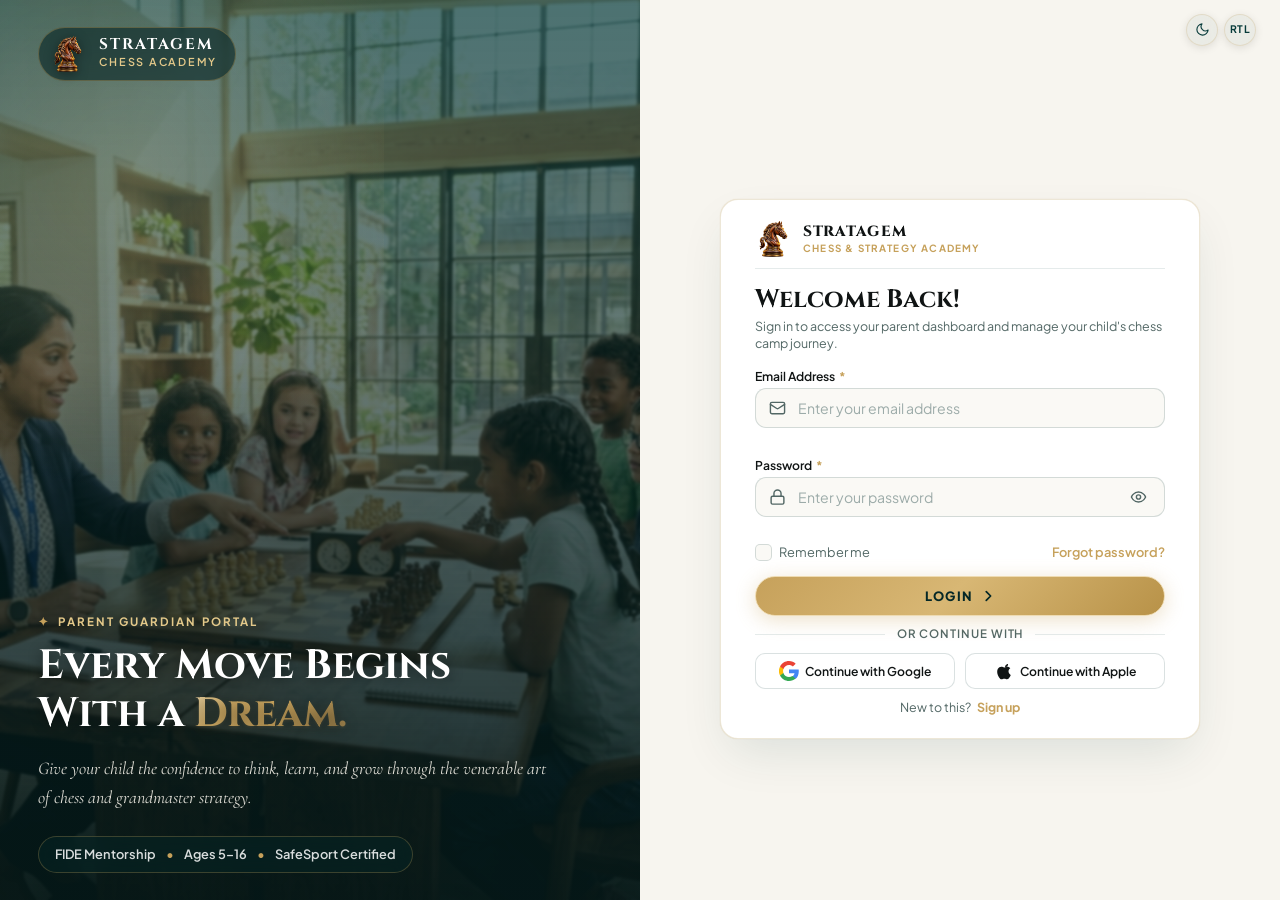
<file: login.html>
﻿<!DOCTYPE html>
<html lang="en" data-theme="light" dir="ltr">
<head>
  <meta charset="UTF-8">
  <meta name="viewport" content="width=device-width, initial-scale=1.0">
  <title>Parent Portal Login — Stratagem Kids Chess &amp; Strategy Summer Camp</title>

  <link rel="icon" type="image/png" sizes="32x32" href="assets/favicon-32x32.png">
  <link rel="icon" type="image/png" sizes="16x16" href="assets/favicon-16x16.png">
  <link rel="apple-touch-icon" sizes="180x180" href="assets/apple-touch-icon.png">
  <link rel="shortcut icon" href="favicon.ico">

  <link rel="preconnect" href="https://fonts.googleapis.com">
  <link rel="preconnect" href="https://fonts.gstatic.com" crossorigin>
  <link href="https://fonts.googleapis.com/css2?family=Cinzel:wght@600;700;800&family=Cormorant+Garamond:ital,wght@0,500;0,600;1,400&family=Plus+Jakarta+Sans:wght@400;500;600;700;800&display=swap" rel="stylesheet">

  <link rel="stylesheet" href="login.css">

  <script defer src="login.js"></script>
</head>
<body>

  <div class="auth-viewport-wrapper">

    <div class="auth-outside-controls" role="toolbar" aria-label="Display Controls">

      <button class="control-btn theme-toggle-btn circle-btn" id="themeToggleBtn" type="button" aria-label="Switch to Dark Mode" title="Switch Theme">
        <div class="theme-icon-slot">

          <svg class="theme-icon icon-sun sun-icon" viewBox="0 0 24 24" fill="none" stroke="currentColor" stroke-width="1.8" stroke-linecap="round" stroke-linejoin="round" aria-hidden="true">
            <circle cx="12" cy="12" r="5"/>
            <line x1="12" y1="1" x2="12" y2="3"/>
            <line x1="12" y1="21" x2="12" y2="23"/>
            <line x1="4.22" y1="4.22" x2="5.64" y2="5.64"/>
            <line x1="18.36" y1="18.36" x2="19.78" y2="19.78"/>
            <line x1="1" y1="12" x2="3" y2="12"/>
            <line x1="21" y1="12" x2="23" y2="12"/>
            <line x1="4.22" y1="19.78" x2="5.64" y2="18.36"/>
            <line x1="18.36" y1="5.64" x2="19.78" y2="4.22"/>
          </svg>

          <svg class="theme-icon icon-moon moon-icon" viewBox="0 0 24 24" fill="none" stroke="currentColor" stroke-width="1.8" stroke-linecap="round" stroke-linejoin="round" aria-hidden="true">
            <path d="M21 12.79A9 9 0 1 1 11.21 3 7 7 0 0 0 21 12.79z"/>
          </svg>
        </div>
      </button>

      <button class="control-btn rtl-toggle-btn circle-btn" id="rtlToggleBtn" type="button" aria-label="Toggle layout direction" title="Switch between Left-to-Right and Right-to-Left layout">
        <span class="rtl-label" id="rtlLabel">RTL</span>
      </button>
    </div>

    <aside class="auth-visual-column" aria-label="Stratagem Academy Visual Showcase">
      <div class="visual-background-wrap">
        <img src="assets/chess-academy.jpg" alt="Artisan wooden chess board in an elegant academy masterclass salon" class="visual-img">
        <div class="visual-vignette-overlay" aria-hidden="true"></div>
        <div class="visual-gold-flare" aria-hidden="true"></div>
      </div>

      <div class="visual-top-bar">
        <a href="index.html" class="visual-brand-back" aria-label="Return to Stratagem Home">
          <div class="brand-crest-symbol" aria-hidden="true">
            <img src="assets/knight-logo.png" alt="Stratagem Chess Academy Knight Logo" class="brand-crest">
          </div>
          <div class="visual-brand-text">
            <span class="v-brand-name">STRATAGEM</span>
            <span class="v-brand-sub">CHESS ACADEMY</span>
          </div>
        </a>
      </div>

      <div class="visual-editorial-bottom">
        <div class="visual-eyebrow">
          <span class="v-spark" aria-hidden="true">&#10022;</span>
          <span>PARENT GUARDIAN PORTAL</span>
        </div>
        <h2 class="visual-heading">
          Every Move Begins<br>With a <span class="highlight-gold">Dream.</span>
        </h2>
        <p class="visual-supporting">
          Give your child the confidence to think, learn, and grow through the venerable art of chess and grandmaster strategy.
        </p>

        <div class="visual-meta-pills" aria-label="Camp Accreditation">
          <span class="v-pill">FIDE Mentorship</span>
          <span class="v-pill-dot" aria-hidden="true">&bull;</span>
          <span class="v-pill">Ages 5–16</span>
          <span class="v-pill-dot" aria-hidden="true">&bull;</span>
          <span class="v-pill">SafeSport Certified</span>
        </div>
      </div>
    </aside>

    <main class="auth-form-column" id="authMain">

      <div class="auth-card-stage">

        <div class="auth-card" id="authCard">

          <div class="auth-card-topbar">

            <a href="index.html" class="card-brand" title="Stratagem Academy Home">
              <div class="card-brand-crest" aria-hidden="true">
                <img src="assets/knight-logo.png" alt="Stratagem Chess Academy Knight Logo" class="brand-crest">
              </div>
              <div class="card-brand-info">
                <span class="card-brand-title">STRATAGEM</span>
                <span class="card-brand-sub">CHESS &amp; STRATEGY ACADEMY</span>
              </div>
            </a>

          </div>

          <div class="auth-card-intro">
            <h1 class="auth-heading">Welcome Back!</h1>
            <p class="auth-subtitle">
              Sign in to access your parent dashboard and manage your child's chess camp journey.
            </p>
          </div>

          <div class="auth-alert-box" id="authAlertBox" role="alert" aria-live="polite" hidden>
            <span class="alert-icon" id="alertIcon" aria-hidden="true">&#9888;</span>
            <span class="alert-text" id="alertMessage"></span>
          </div>

          <form class="auth-form" id="loginForm" novalidate>

            <div class="form-group" id="groupEmail">
              <label for="loginEmail" class="form-label">
                <span>Email Address</span>
                <span class="required-indicator" aria-hidden="true">*</span>
              </label>

              <div class="input-shell">
                <span class="input-lead-icon" aria-hidden="true">
                  <svg viewBox="0 0 24 24" fill="none" stroke="currentColor" stroke-width="2" stroke-linecap="round" stroke-linejoin="round">
                    <rect width="20" height="16" x="2" y="4" rx="2"/>
                    <path d="m22 7-8.97 5.7a1.94 1.94 0 0 1-2.06 0L2 7"/>
                  </svg>
                </span>

                <input
                  type="email"
                  id="loginEmail"
                  name="email"
                  class="auth-input"
                  placeholder="Enter your email address"
                  autocomplete="email"
                  required
                  aria-required="true"
                  aria-describedby="emailError">
              </div>
              <span class="form-error-msg" id="emailError" role="alert"></span>
            </div>

            <div class="form-group" id="groupPassword">
              <label for="loginPassword" class="form-label">
                <span>Password</span>
                <span class="required-indicator" aria-hidden="true">*</span>
              </label>

              <div class="input-shell">
                <span class="input-lead-icon" aria-hidden="true">
                  <svg viewBox="0 0 24 24" fill="none" stroke="currentColor" stroke-width="2" stroke-linecap="round" stroke-linejoin="round">
                    <rect width="18" height="11" x="3" y="11" rx="2" ry="2"/>
                    <path d="M7 11V7a5 5 0 0 1 10 0v4"/>
                  </svg>
                </span>

                <input
                  type="password"
                  id="loginPassword"
                  name="password"
                  class="auth-input"
                  placeholder="Enter your password"
                  autocomplete="current-password"
                  required
                  aria-required="true"
                  aria-describedby="passwordError">

                <button
                  type="button"
                  class="password-toggle-btn"
                  id="togglePasswordBtn"
                  aria-label="Show password as plain text"
                  title="Toggle password visibility">

                  <svg class="eye-icon eye-show" viewBox="0 0 24 24" fill="none" stroke="currentColor" stroke-width="2" stroke-linecap="round" stroke-linejoin="round" aria-hidden="true">
                    <path d="M2 12s3-7 10-7 10 7 10 7-3 7-10 7-10-7-10-7Z"/>
                    <circle cx="12" cy="12" r="3"/>
                  </svg>

                  <svg class="eye-icon eye-hide" viewBox="0 0 24 24" fill="none" stroke="currentColor" stroke-width="2" stroke-linecap="round" stroke-linejoin="round" aria-hidden="true" hidden style="display: none;">
                    <path d="M9.88 9.88a3 3 0 1 0 4.24 4.24"/>
                    <path d="M10.73 5.08A10.43 10.43 0 0 1 12 5c7 0 10 7 10 7a13.16 13.16 0 0 1-1.67 2.68"/>
                    <path d="M6.61 6.61A13.526 13.526 0 0 0 2 12s3 7 10 7a9.74 9.74 0 0 0 5.39-1.61"/>
                    <line x1="2" y1="2" x2="22" y2="22"/>
                  </svg>
                </button>
              </div>
              <span class="form-error-msg" id="passwordError" role="alert"></span>
            </div>

            <div class="auth-options-row">
              <label class="custom-checkbox-wrap" for="rememberMe">
                <input type="checkbox" id="rememberMe" name="remember">
                <span class="checkbox-box" aria-hidden="true">
                  <svg viewBox="0 0 16 16" fill="currentColor">
                    <path d="M13.854 3.646a.5.5 0 0 1 0 .708l-7 7a.5.5 0 0 1-.708 0l-3.5-3.5a.5.5 0 1 1 .708-.708L6.5 10.293l6.646-6.647a.5.5 0 0 1 .708 0z"/>
                  </svg>
                </span>
                <span class="checkbox-label">Remember me</span>
              </label>

              <button type="button" class="forgot-link-btn" id="forgotPasswordBtn">
                Forgot password?
              </button>
            </div>

            <button type="submit" class="auth-submit-btn" id="loginSubmitBtn">
              <span class="btn-text">LOGIN</span>
              <span class="btn-spinner" aria-hidden="true" hidden></span>
              <svg class="btn-arrow" viewBox="0 0 16 16" fill="none" stroke="currentColor" stroke-width="2" aria-hidden="true">
                <path d="M6 3L11 8L6 13" stroke-linecap="round" stroke-linejoin="round"/>
              </svg>
            </button>

          </form>

          <div class="social-divider" aria-hidden="true">
            <span class="divider-line"></span>
            <span class="divider-text">Or continue with</span>
            <span class="divider-line"></span>
          </div>

          <div class="social-auth-row">

            <button type="button" class="social-btn google-btn" id="googleLoginBtn" data-provider="Google" aria-label="Continue with Google">
              <svg class="social-icon" viewBox="0 0 24 24" width="20" height="20" aria-hidden="true">
                <path fill="#4285F4" d="M23.745 12.27c0-.7-.06-1.4-.19-2.07H12v4.51h6.6c-.29 1.52-1.14 2.8-2.4 3.66v3.04h3.88c2.27-2.09 3.66-5.17 3.66-9.14z"/>
                <path fill="#34A853" d="M12 24c3.24 0 5.95-1.08 7.93-2.91l-3.88-3.04c-1.08.72-2.45 1.16-4.05 1.16-3.12 0-5.77-2.1-6.72-4.94H1.27v3.13C3.27 21.36 7.35 24 12 24z"/>
                <path fill="#FBBC05" d="M5.28 14.27a7.22 7.22 0 0 1 0-4.54V6.6H1.27a11.96 11.96 0 0 0 0 10.8l4.01-3.13z"/>
                <path fill="#EA4335" d="M12 4.77c1.77 0 3.35.61 4.6 1.8l3.42-3.42C17.95 1.19 15.24 0 12 0 7.35 0 3.27 2.64 1.27 6.6l4.01 3.13c.95-2.84 3.6-4.96 6.72-4.96z"/>
              </svg>
              <span>Continue with Google</span>
            </button>

            <button type="button" class="social-btn apple-btn" id="appleLoginBtn" data-provider="Apple" aria-label="Continue with Apple">
              <svg class="social-icon apple-icon" viewBox="0 0 24 24" width="20" height="20" fill="currentColor" aria-hidden="true">
                <path d="M18.71 19.5c-.83 1.24-1.71 2.45-3.05 2.47-1.34.03-1.77-.79-3.29-.79-1.53 0-2 .77-3.27.82-1.31.05-2.3-1.32-3.14-2.53C4.25 17 2.94 12.45 4.7 9.39c.87-1.52 2.43-2.48 4.12-2.51 1.28-.02 2.5.87 3.29.87.78 0 2.26-1.07 3.81-.91.65.03 2.47.26 3.64 1.98-.09.06-2.17 1.28-2.15 3.81.03 3.02 2.65 4.03 2.68 4.04-.03.07-.42 1.44-1.38 2.83M15.97 6.37c.61-.75 1.04-1.8 0.92-2.85-.92.04-2.02.62-2.66 1.37-.56.65-1.06 1.71-.93 2.73 1.03.08 2.06-.5 2.67-1.25z"/>
              </svg>
              <span>Continue with Apple</span>
            </button>

          </div>

          <div class="auth-switch-prompt">
            <span>New to this?</span>
            <a href="signup.html" class="auth-link" id="toSignupLink">Sign up</a>
          </div>

        </div>

      </div>

    </main>

  </div>

  <div class="auth-modal-backdrop" id="forgotModal" role="dialog" aria-modal="true" aria-labelledby="forgotModalTitle" hidden>
    <div class="auth-modal-window">

      <div class="modal-header">
        <div class="modal-emblem" aria-hidden="true">
          <svg viewBox="0 0 24 24" fill="none" stroke="currentColor" stroke-width="2" stroke-linecap="round" stroke-linejoin="round">
            <rect width="18" height="11" x="3" y="11" rx="2" ry="2"/>
            <path d="M7 11V7a5 5 0 0 1 10 0v4"/>
          </svg>
        </div>
        <h2 class="modal-title" id="forgotModalTitle">Reset Your Password</h2>
        <p class="modal-desc">
          Enter your registered guardian email address. We will verify your account and provide reset instructions.
        </p>
        <button type="button" class="modal-close-btn" id="closeForgotModalBtn" aria-label="Close modal">
          <svg viewBox="0 0 24 24" fill="none" stroke="currentColor" stroke-width="2">
            <line x1="18" y1="6" x2="6" y2="18"/>
            <line x1="6" y1="6" x2="18" y2="18"/>
          </svg>
        </button>
      </div>

      <form class="modal-form" id="forgotForm" novalidate>
        <div class="form-group" id="groupForgotEmail">
          <label for="forgotEmail" class="form-label">Email Address</label>
          <div class="input-shell">
            <span class="input-lead-icon" aria-hidden="true">
              <svg viewBox="0 0 24 24" fill="none" stroke="currentColor" stroke-width="2">
                <rect width="20" height="16" x="2" y="4" rx="2"/>
                <path d="m22 7-8.97 5.7a1.94 1.94 0 0 1-2.06 0L2 7"/>
              </svg>
            </span>
            <input
              type="email"
              id="forgotEmail"
              class="auth-input"
              placeholder="Enter your registered email"
              required>
          </div>
          <span class="form-error-msg" id="forgotEmailError" role="alert"></span>
        </div>

        <div class="modal-alert-box" id="forgotAlertBox" hidden role="alert" aria-live="polite"></div>

        <div class="modal-actions">
          <button type="button" class="dash-btn-outline" id="cancelForgotBtn">Cancel</button>
          <button type="submit" class="auth-submit-btn" id="sendResetBtn">
            <span>SEND RESET INSTRUCTIONS</span>
          </button>
        </div>
      </form>

    </div>
  </div>

  <div class="auth-toast" id="authToast" role="status" aria-live="polite" hidden>
    <div class="toast-indicator" id="toastIndicator"></div>
    <div class="toast-content">
      <h4 class="toast-title" id="toastTitle">Notification</h4>
      <p class="toast-message" id="toastMessage">Action completed successfully.</p>
    </div>
    <button type="button" class="toast-dismiss" id="toastDismiss" aria-label="Dismiss notification">&times;</button>
  </div>

</body>
</html>
</file>
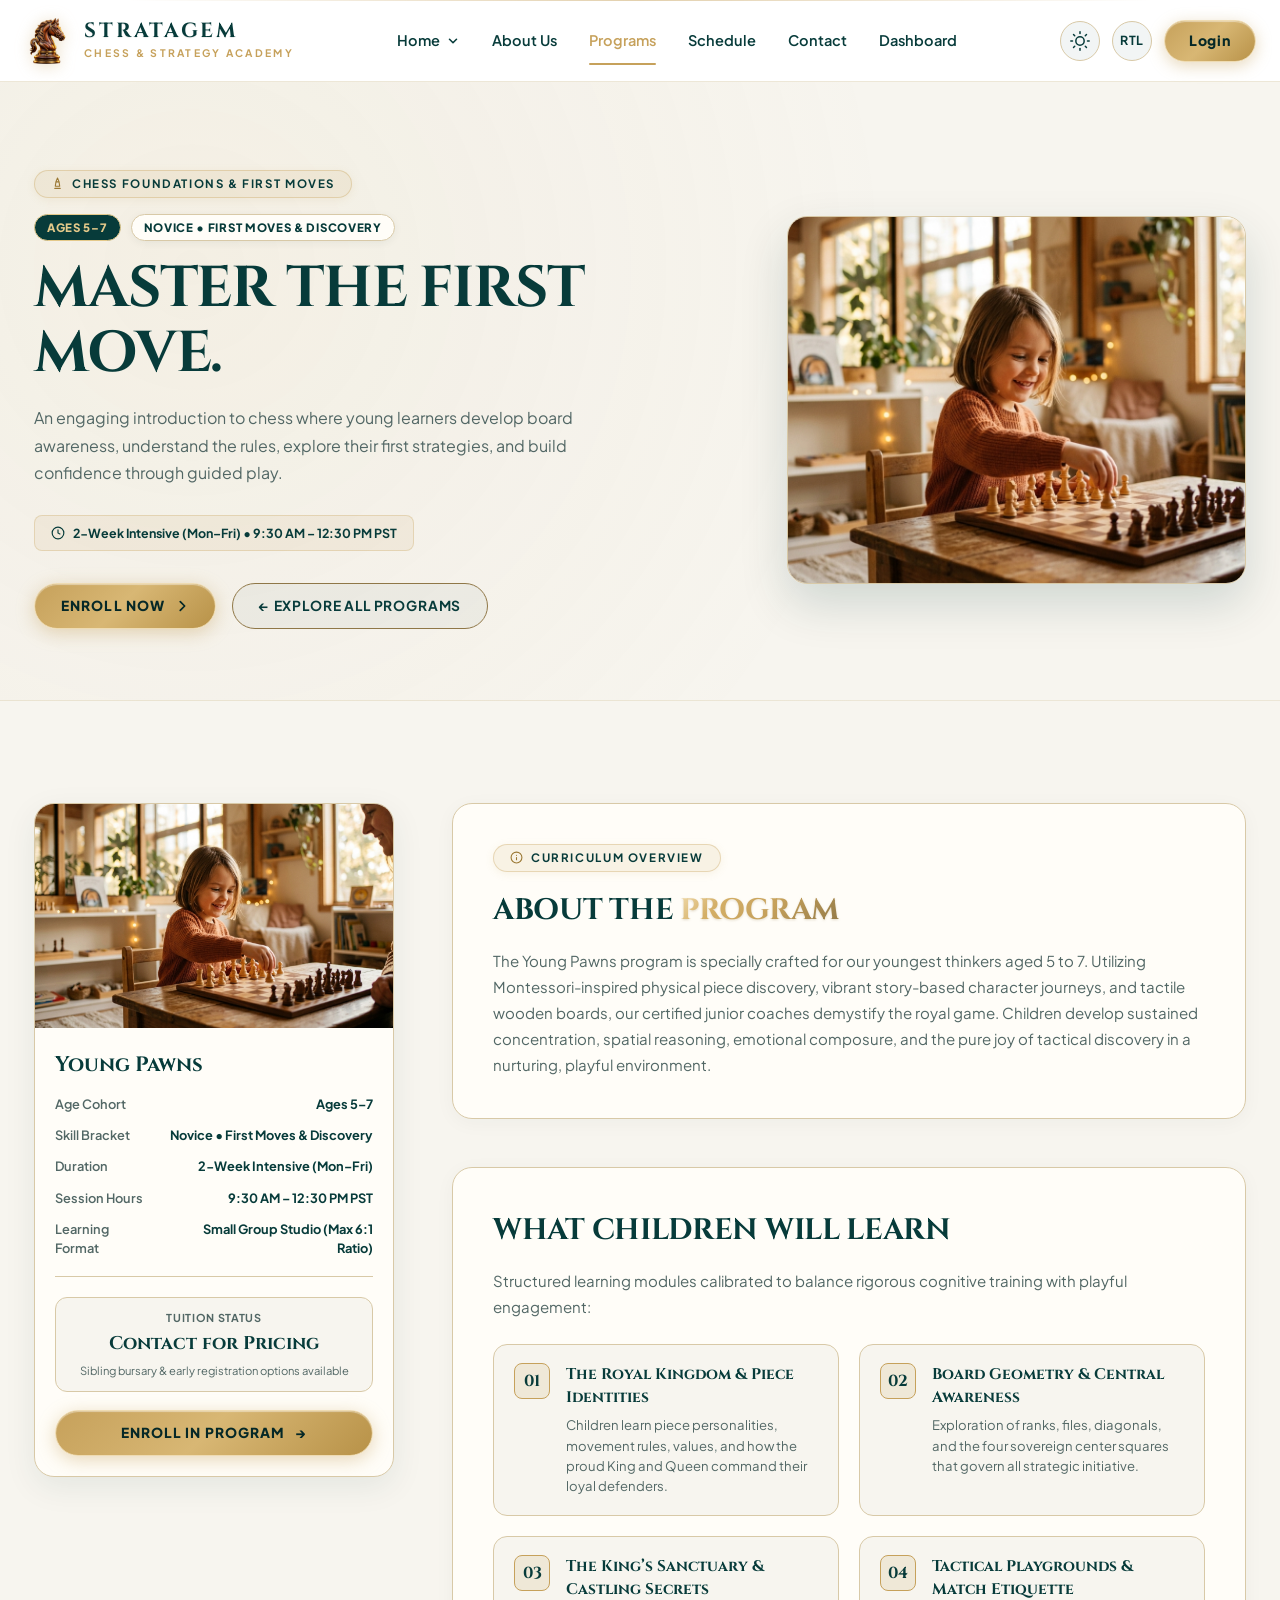
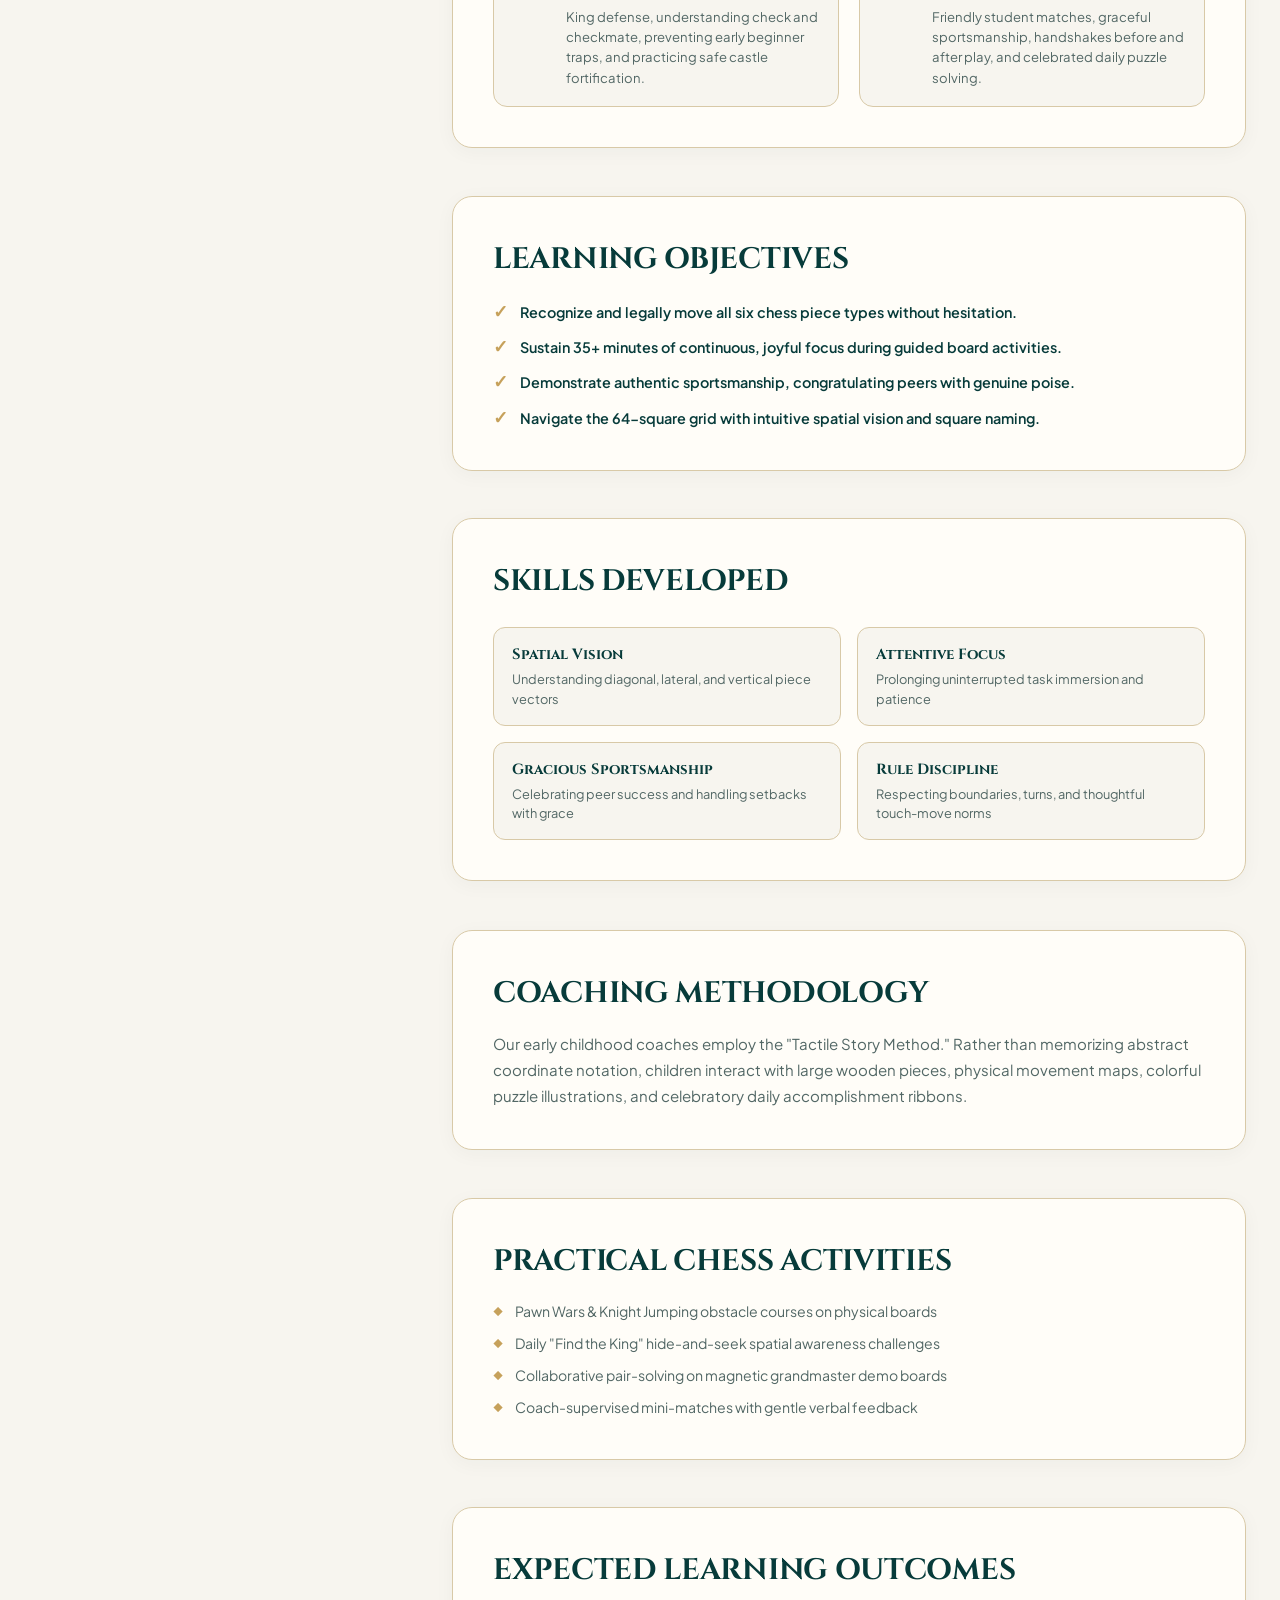
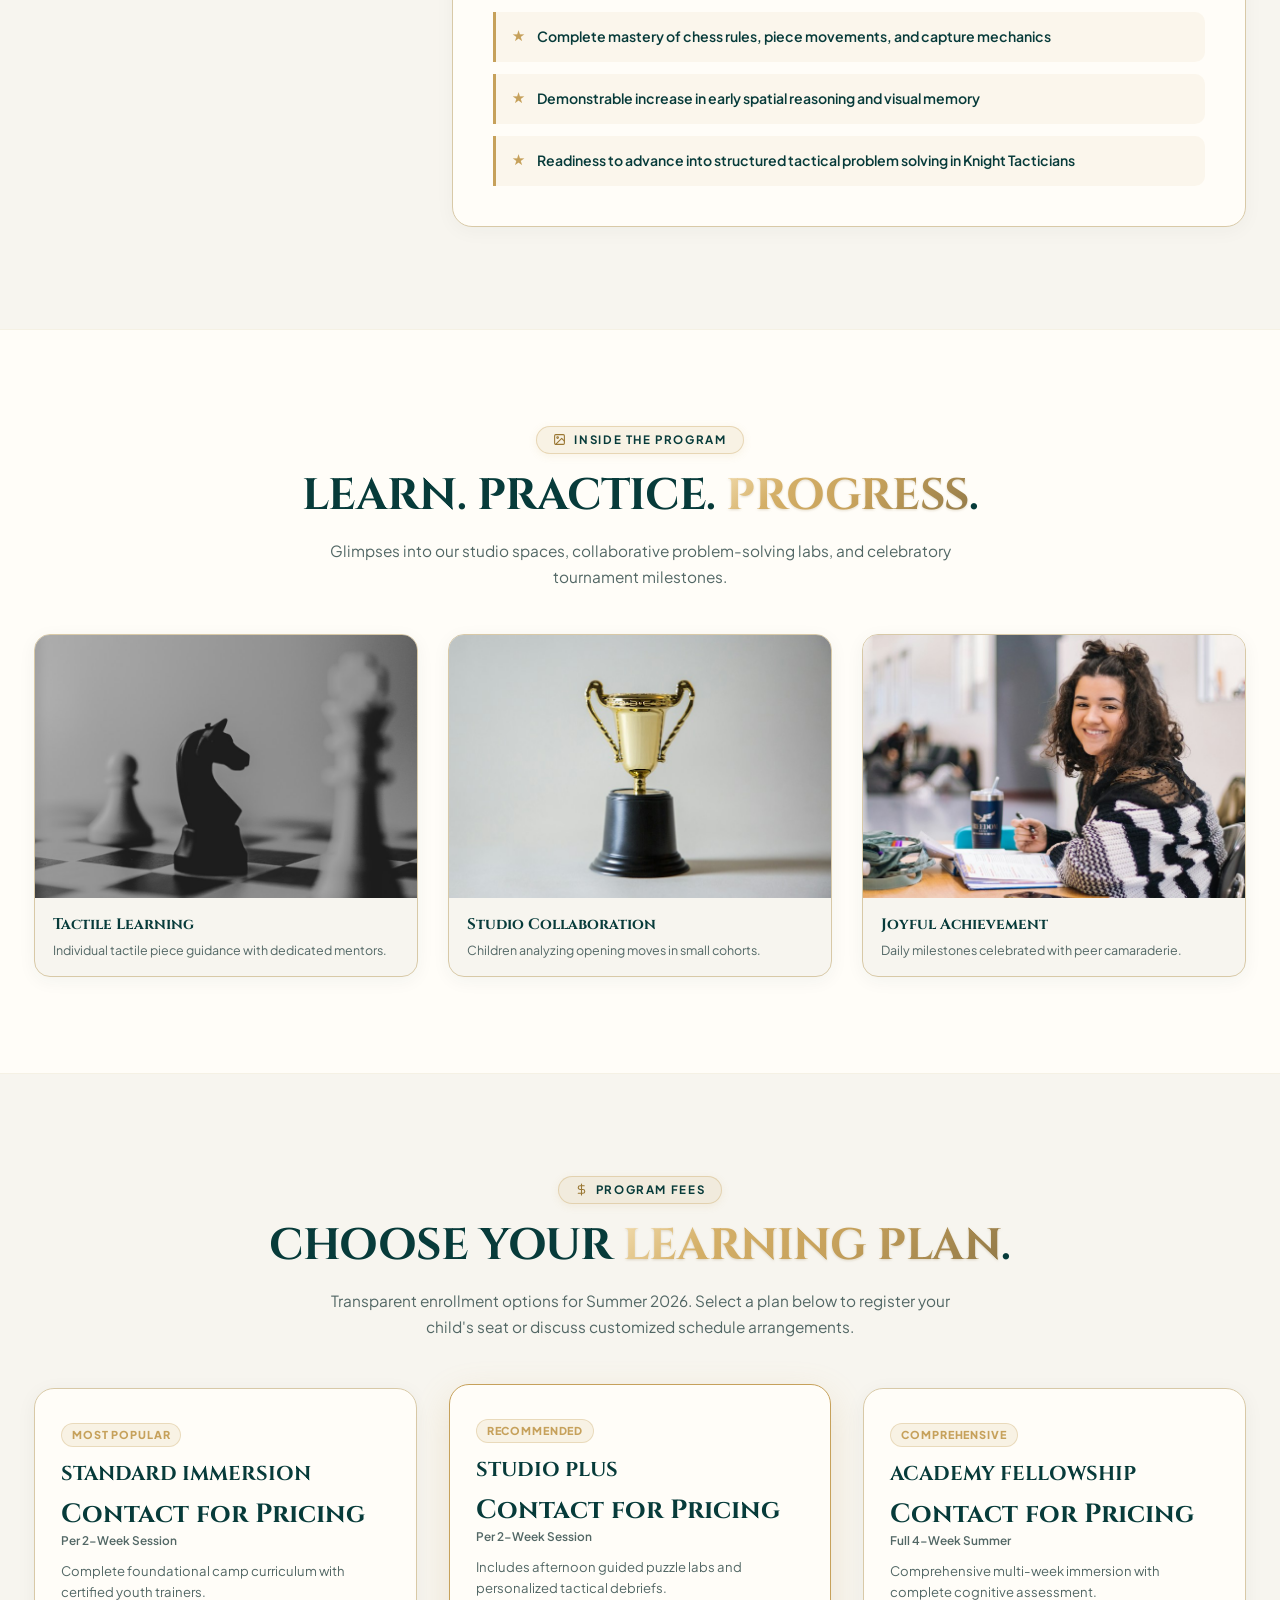
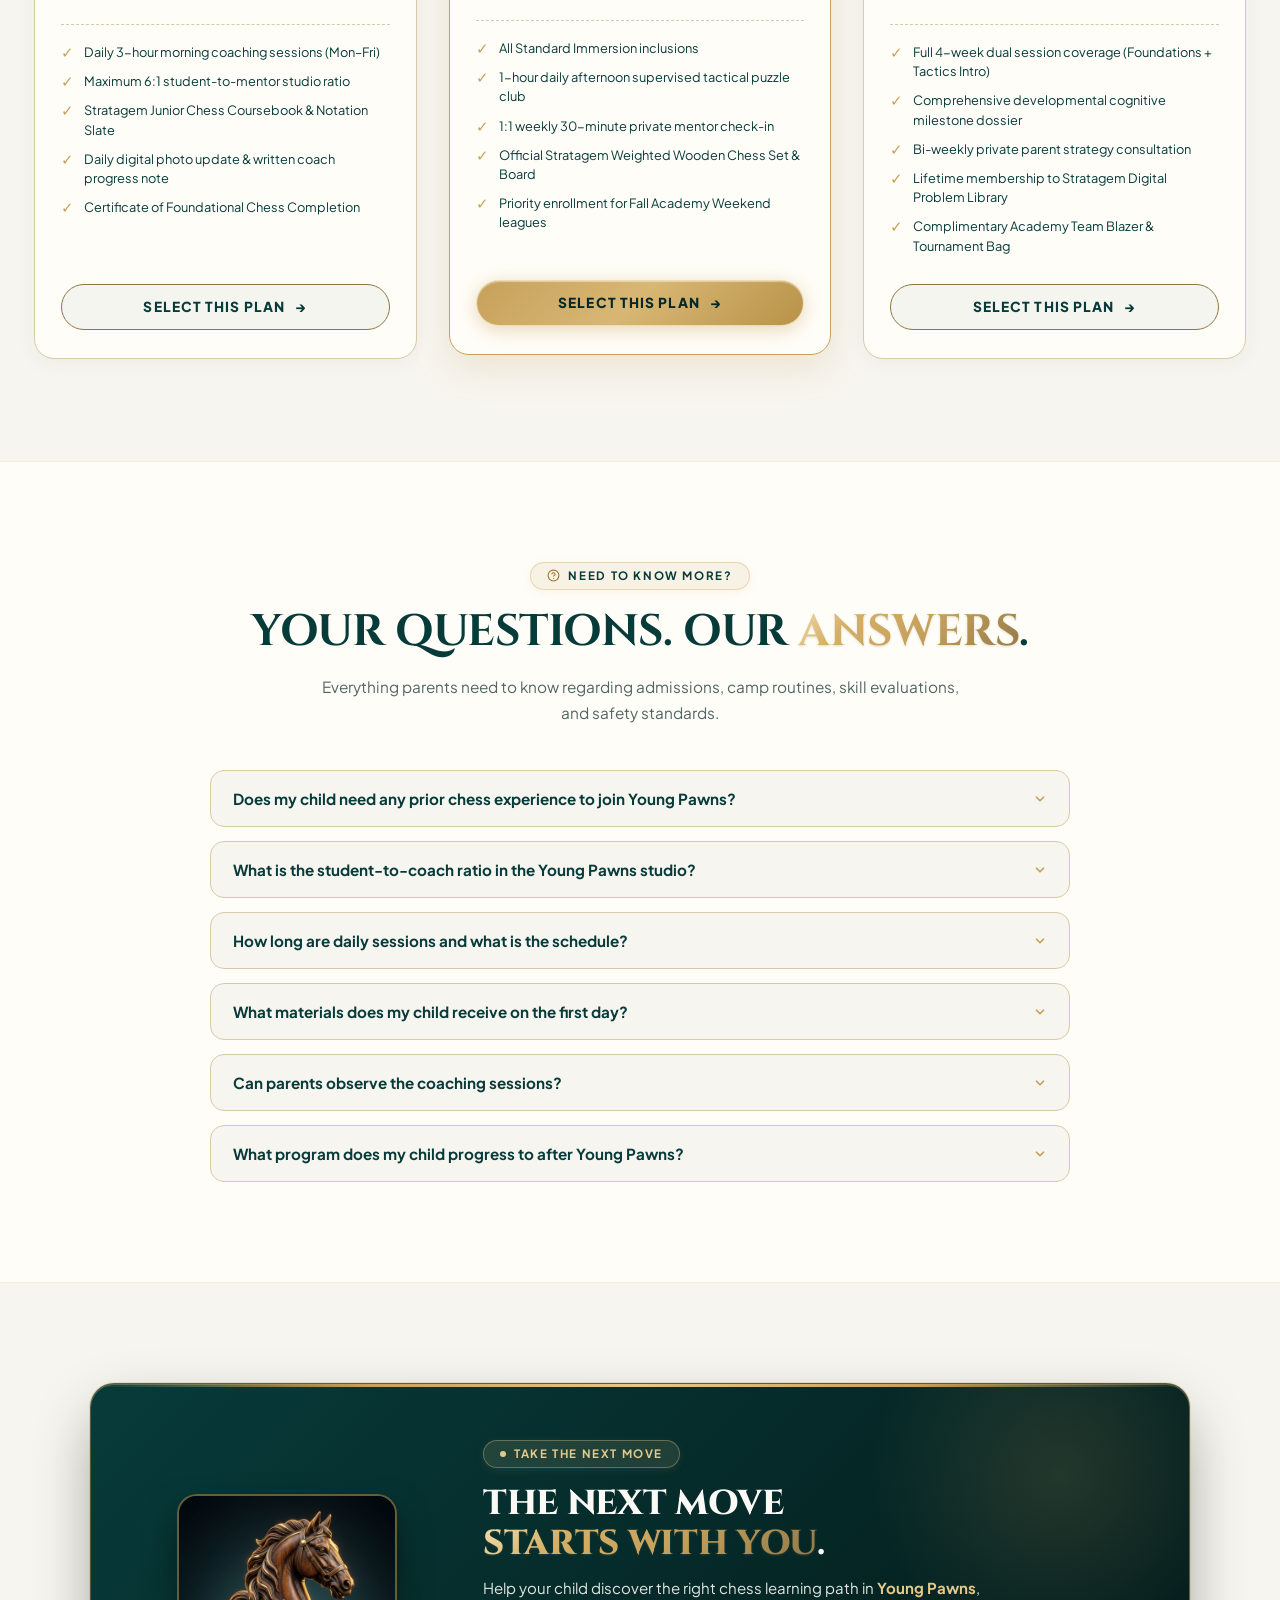
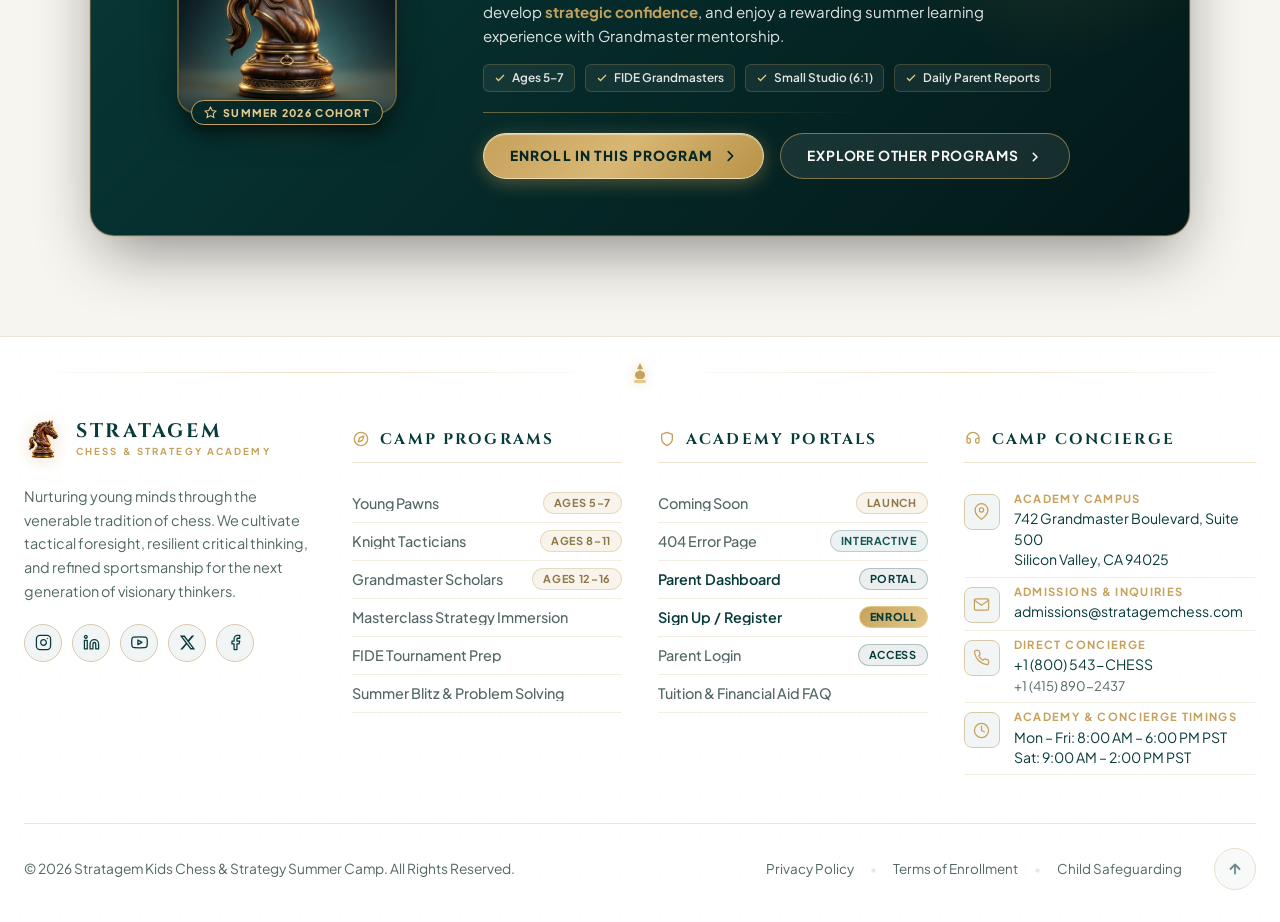
<file: programs-details.html>
<!DOCTYPE html>
<html lang="en" data-theme="light" dir="ltr">

<head>
  <meta charset="UTF-8">
  <meta name="viewport" content="width=device-width, initial-scale=1.0">
  <title>Program Details — Stratagem Kids Chess & Strategy Academy</title>

  <link rel="icon" type="image/png" sizes="32x32" href="assets/favicon-32x32.png">
  <link rel="icon" type="image/png" sizes="16x16" href="assets/favicon-16x16.png">
  <link rel="apple-touch-icon" sizes="180x180" href="assets/apple-touch-icon.png">
  <link rel="shortcut icon" href="favicon.ico">
  <meta name="description"
    content="Explore comprehensive program curriculum, learning objectives, coaching methodology, tuition options, and FAQs for Stratagem Kids Chess Summer Camp programs.">

  <link rel="preconnect" href="https://fonts.googleapis.com">
  <link rel="preconnect" href="https://fonts.gstatic.com" crossorigin>
  <link
    href="https://fonts.googleapis.com/css2?family=Cinzel:wght@500;600;700;800&family=Cormorant+Garamond:ital,wght@0,500;0,600;1,400&family=Plus+Jakarta+Sans:wght@400;500;600;700;800&display=swap"
    rel="stylesheet">

  <link rel="stylesheet" href="navigation/header.css">
  <link rel="stylesheet" href="navigation/footer.css">

  <link rel="stylesheet" href="programs-details.css">

  <script defer src="navigation/header.js"></script>
  <script defer src="navigation/footer.js"></script>
  <script defer src="programs-details.js"></script>
</head>

<body>

  <header class="strata-header" id="strataHeader">
    <div class="strata-header-glow"></div>
    <div class="strata-header-container">

      <a href="index.html" class="strata-brand" aria-label="Stratagem Kids Chess & Strategy Academy Home">
        <div class="brand-crest-wrapper">
          <img src="assets/knight-logo.png" alt="Stratagem Chess Academy Knight Logo" class="brand-crest">
        </div>
        <div class="brand-text-block">
          <span class="brand-title">STRATAGEM</span>
          <span class="brand-tagline">CHESS &amp; STRATEGY ACADEMY</span>
        </div>
      </a>

      <nav class="strata-nav-desktop" id="desktopNav" aria-label="Main Navigation">
        <ul class="nav-list">

          <li class="nav-item has-dropdown" id="navHomeDropdown">
            <button class="nav-link dropdown-toggle" aria-expanded="false" aria-haspopup="true">
              <span class="nav-text">Home</span>
              <svg class="dropdown-chevron" viewBox="0 0 16 16" fill="none" xmlns="http://www.w3.org/2000/svg"
                aria-hidden="true">
                <path d="M4 6L8 10L12 6" stroke="currentColor" stroke-width="1.8" stroke-linecap="round"
                  stroke-linejoin="round" />
              </svg>
            </button>

            <div class="dropdown-menu">
              <div class="dropdown-accent-line"></div>
              <ul class="dropdown-list">
                <li>
                  <a href="index.html" class="dropdown-item">
                    <div class="dropdown-icon-box">
                      <svg viewBox="0 0 20 20" fill="none" stroke="currentColor" stroke-width="1.5">
                        <path d="M3 8.5L10 3L17 8.5V17H3V8.5Z" stroke-linecap="round" stroke-linejoin="round" />
                        <path d="M8 17V11H12V17" stroke-linecap="round" />
                      </svg>
                    </div>
                    <div class="dropdown-content">
                      <span class="dropdown-title">Home 1 — Academy Overview</span>
                      <span class="dropdown-desc">Grandmaster coaches, curriculum & campus philosophy</span>
                    </div>
                  </a>
                </li>
                <li>
                  <a href="home2.html" class="dropdown-item highlighted">
                    <div class="dropdown-icon-box">
                      <svg viewBox="0 0 20 20" fill="none" stroke="currentColor" stroke-width="1.5">
                        <path d="M10 2L12.5 7L18 8L14 12L15 17.5L10 15L5 17.5L6 12L2 8L7.5 7L10 2Z"
                          stroke-linecap="round" stroke-linejoin="round" />
                      </svg>
                    </div>
                    <div class="dropdown-content">
                      <span class="dropdown-title">
                        Home 2 — Summer Camp Edition
                        <span class="dropdown-badge">Exclusive</span>
                      </span>
                      <span class="dropdown-desc">Intensive camps, tactics workshops & tournament arenas</span>
                    </div>
                  </a>
                </li>
              </ul>
            </div>
          </li>

          <li class="nav-item">
            <a href="instructors.html" class="nav-link">
              <span class="nav-text">About Us</span>
            </a>
          </li>

          <li class="nav-item">
            <a href="programs.html" class="nav-link active" aria-current="page">
              <span class="nav-text">Programs</span>
            </a>
          </li>

          <li class="nav-item">
            <a href="schedule.html" class="nav-link">
              <span class="nav-text">Schedule</span>
            </a>
          </li>

          <li class="nav-item">
            <a href="contact.html" class="nav-link">
              <span class="nav-text">Contact</span>
            </a>
          </li>

          <li class="nav-item">
            <a href="./dashboard.html" class="nav-link">
              <span class="nav-text">Dashboard</span>
            </a>
          </li>

        </ul>
      </nav>

      <div class="strata-controls">

        <button class="control-btn theme-toggle-btn circle-btn" id="themeToggleBtn" type="button"
          aria-label="Toggle visual theme between Light and Dark mode" title="Toggle Light / Dark Mode">
          <div class="icon-toggle-wrapper">
            <svg class="theme-icon icon-sun" viewBox="0 0 24 24" fill="none" stroke="currentColor" stroke-width="1.8"
              stroke-linecap="round" stroke-linejoin="round" aria-hidden="true">
              <circle cx="12" cy="12" r="5"></circle>
              <line x1="12" y1="1" x2="12" y2="3"></line>
              <line x1="12" y1="21" x2="12" y2="23"></line>
              <line x1="4.22" y1="4.22" x2="5.64" y2="5.64"></line>
              <line x1="18.36" y1="18.36" x2="19.78" y2="19.78"></line>
              <line x1="1" y1="12" x2="3" y2="12"></line>
              <line x1="21" y1="12" x2="23" y2="12"></line>
              <line x1="4.22" y1="19.78" x2="5.64" y2="18.36"></line>
              <line x1="18.36" y1="5.64" x2="19.78" y2="4.22"></line>
            </svg>
            <svg class="theme-icon icon-moon" viewBox="0 0 24 24" fill="none" stroke="currentColor" stroke-width="1.8"
              stroke-linecap="round" stroke-linejoin="round" aria-hidden="true">
              <path d="M21 12.79A9 9 0 1 1 11.21 3 7 7 0 0 0 21 12.79z"></path>
            </svg>
          </div>
        </button>

        <button class="control-btn rtl-toggle-btn circle-btn" id="rtlToggleBtn" type="button"
          aria-label="Toggle reading direction between LTR and RTL" title="Toggle RTL">
          <span class="rtl-label" id="rtlLabel">RTL</span>
        </button>

        <a href="./login.html" class="strata-login-btn desktop-only" id="headerLoginBtn" aria-label="Login">
          <span class="btn-shimmer" aria-hidden="true"></span>
          <span class="btn-text">Login</span>
        </a>

        <button class="hamburger-btn" id="hamburgerBtn" type="button" aria-label="Open mobile navigation menu"
          aria-controls="mobileDrawer" aria-expanded="false">
          <span class="hamburger-box">
            <span class="hamburger-line line-1"></span>
            <span class="hamburger-line line-2"></span>
            <span class="hamburger-line line-3"></span>
          </span>
        </button>

      </div>

    </div>
  </header>

  <div class="strata-drawer-backdrop" id="drawerBackdrop" aria-hidden="true"></div>

  <aside class="strata-mobile-drawer" id="mobileDrawer" aria-label="Mobile Navigation" aria-hidden="true">
    <div class="drawer-header">
      <div class="drawer-brand">
        <span class="drawer-brand-title">STRATAGEM</span>
        <span class="drawer-brand-sub">KIDS CHESS &amp; STRATEGY</span>
      </div>
      <button class="drawer-close-btn" id="drawerCloseBtn" type="button" aria-label="Close navigation menu">
        <svg viewBox="0 0 24 24" fill="none" stroke="currentColor" stroke-width="2" stroke-linecap="round"
          stroke-linejoin="round">
          <line x1="18" y1="6" x2="6" y2="18"></line>
          <line x1="6" y1="6" x2="18" y2="18"></line>
        </svg>
      </button>
    </div>

    <div class="drawer-body">
      <nav class="mobile-nav-menu">
        <ul class="mobile-nav-list">

          <li class="mobile-nav-item mobile-accordion" id="mobileHomeAccordion">
            <button class="mobile-nav-link accordion-toggle" aria-expanded="false">
              <span class="mobile-link-text">Home</span>
              <svg class="accordion-chevron" viewBox="0 0 16 16" fill="none" stroke="currentColor" stroke-width="2">
                <path d="M4 6L8 10L12 6" stroke-linecap="round" stroke-linejoin="round" />
              </svg>
            </button>
            <div class="accordion-panel">
              <a href="index.html" class="mobile-sublink">
                <span class="sublink-dot"></span>
                <span class="sublink-title">Home 1 — Academy Overview</span>
              </a>
              <a href="home2.html" class="mobile-sublink">
                <span class="sublink-dot"></span>
                <span class="sublink-title">Home 2 — Summer Camp Edition</span>
                <span class="sublink-tag">Featured</span>
              </a>
            </div>
          </li>

          <li class="mobile-nav-item">
            <a href="instructors.html" class="mobile-nav-link">
              <span class="mobile-link-text">About Us</span>
            </a>
          </li>

          <li class="mobile-nav-item">
            <a href="programs.html" class="mobile-nav-link active" aria-current="page">
              <span class="mobile-link-text">Programs</span>
            </a>
          </li>

          <li class="mobile-nav-item">
            <a href="schedule.html" class="mobile-nav-link">
              <span class="mobile-link-text">Schedule</span>
            </a>
          </li>

          <li class="mobile-nav-item">
            <a href="contact.html" class="mobile-nav-link">
              <span class="mobile-link-text">Contact</span>
            </a>
          </li>

          <li class="mobile-nav-item">
            <a href="./dashboard.html" class="mobile-nav-link">
              <span class="mobile-link-text">Dashboard</span>
            </a>
          </li>

        </ul>
      </nav>

      <div class="drawer-footer-actions">
        <a href="./login.html" class="strata-login-btn mobile-drawer-login" id="drawerLoginBtn">
          <span>Login</span>
        </a>

        <div class="drawer-credentials-badge">
          <span class="cred-icon" aria-hidden="true">
            <svg class="cred-lucide" viewBox="0 0 24 24" fill="none" stroke="currentColor" stroke-width="2"
              stroke-linecap="round" stroke-linejoin="round">
              <circle cx="12" cy="8" r="6" />
              <path d="M15.477 12.89 17 22l-5-3-5 3 1.523-9.11" />
            </svg>
          </span>
          <span class="cred-text">FIDE Certified Grandmaster Mentors &bull; Summer 2026</span>
        </div>
      </div>
    </div>
  </aside>

  <main class="prog-details-main" id="detailsMain">

    <section class="det-hero-section" id="detHero" aria-labelledby="detHeroTitle">
      <div class="det-container">

        <div class="det-hero-grid">

          <div class="det-hero-content reveal-on-scroll">
            <div class="det-eyebrow">
              <span class="det-eyebrow-pip" aria-hidden="true">
                <svg viewBox="0 0 24 24" fill="none" stroke="currentColor" stroke-width="2" stroke-linecap="round"
                  stroke-linejoin="round">
                  <path d="M12 2l3 7h-6zM7 21h10M8 17h8M9 9c0 3-1 5-1 8h8c0-3-1-5-1-8" />
                </svg>
              </span>
              <span id="detHeroEyebrow">CHESS FOUNDATIONS &amp; FIRST MOVES</span>
            </div>

            <div class="det-badge-pill-row">
              <span class="det-badge det-badge-age" id="detHeroAgeTag">Ages 5–7</span>
              <span class="det-badge det-badge-level" id="detHeroLevelTag">Novice • First Moves</span>
            </div>

            <h1 class="det-hero-title" id="detHeroTitle">
              MASTER THE <span class="highlight-gold">FIRST MOVE</span>.
            </h1>

            <p class="det-hero-desc" id="detHeroDesc">
              An engaging introduction to chess where young learners develop <span class="highlight-gold-subtle">board
                awareness</span>, understand the rules, explore their <span class="highlight-gold-subtle">first
                strategies</span>, and build confidence through guided play.
            </p>

            <div class="det-hero-meta-strip">
              <svg viewBox="0 0 24 24" fill="none" stroke="currentColor" stroke-width="2" width="14" height="14"
                aria-hidden="true">
                <circle cx="12" cy="12" r="10" />
                <polyline points="12 6 12 12 16 14" />
              </svg>
              <span id="detHeroDuration">2-Week Intensive (Mon–Fri) &bull; 9:30 AM – 12:30 PM PST</span>
            </div>

            <div class="det-hero-actions">
              <button class="prog-btn-primary btn-enroll-trigger" type="button">
                <span>ENROLL NOW</span>
                <svg viewBox="0 0 16 16" fill="none" stroke="currentColor" stroke-width="2" width="14" height="14"
                  aria-hidden="true">
                  <path d="M6 3L11 8L6 13" stroke-linecap="round" stroke-linejoin="round" />
                </svg>
              </button>
              <a href="programs.html" class="prog-btn-secondary">
                <span>&larr; EXPLORE ALL PROGRAMS</span>
              </a>
            </div>
          </div>

          <div class="det-hero-media-wrap reveal-on-scroll delay-1">
            <div class="det-hero-img-box">
              <img id="detHeroImg" src="assets/program-young-pawns.jpg" alt="Young Pawns foundational chess program" class="det-hero-img"
                width="580" height="460">
            </div>
          </div>

        </div>

      </div>
    </section>

    <section class="det-curriculum-section" id="detCurriculum" aria-labelledby="curriculumHeading">
      <div class="det-container">

        <div class="det-layout-grid">

          <aside class="det-sticky-col">
            <div class="det-sticky-card">
              <div class="sticky-card-media">
                <img id="stickyCardImg" src="assets/program-young-pawns.jpg" alt="Young Pawns program preview"
                  class="sticky-card-img" width="360" height="225">
              </div>

              <div class="sticky-card-body">
                <h3 class="sticky-program-title" id="stickyCardTitle">Young Pawns</h3>

                <div class="sticky-facts-list">
                  <div class="sticky-fact-row">
                    <span class="fact-label">Age Cohort</span>
                    <span class="fact-val" id="stickyCardAge">Ages 5–7</span>
                  </div>
                  <div class="sticky-fact-row">
                    <span class="fact-label">Skill Bracket</span>
                    <span class="fact-val" id="stickyCardLevel">Novice</span>
                  </div>
                  <div class="sticky-fact-row">
                    <span class="fact-label">Duration</span>
                    <span class="fact-val" id="stickyCardDuration">2 Weeks</span>
                  </div>
                  <div class="sticky-fact-row">
                    <span class="fact-label">Session Hours</span>
                    <span class="fact-val" id="stickyCardSchedule">9:30 AM – 12:30 PM</span>
                  </div>
                  <div class="sticky-fact-row">
                    <span class="fact-label">Learning Format</span>
                    <span class="fact-val" id="stickyCardFormat">Small Group Studio (6:1)</span>
                  </div>
                </div>

                <div class="sticky-tuition-box">
                  <span class="tuition-label">Tuition Status</span>
                  <span class="tuition-price" id="stickyCardPrice">Contact for Pricing</span>
                  <span class="tuition-note" id="stickyCardPriceNote">Sibling bursary &amp; early options
                    available</span>
                </div>

                <button class="sticky-enroll-btn btn-enroll-trigger" type="button">
                  <span>Enroll in Program</span>
                  <span aria-hidden="true">&rarr;</span>
                </button>
              </div>
            </div>
          </aside>

          <div class="det-content-col">

            <article class="det-content-block reveal-on-scroll">
              <div class="det-eyebrow">
                <span class="det-eyebrow-pip" aria-hidden="true">
                  <svg viewBox="0 0 24 24" fill="none" stroke="currentColor" stroke-width="2" stroke-linecap="round"
                    stroke-linejoin="round">
                    <circle cx="12" cy="12" r="10" />
                    <path d="M12 16v-4M12 8h.01" />
                  </svg>
                </span>
                <span>CURRICULUM OVERVIEW</span>
              </div>
              <h2 class="block-heading" id="curriculumHeading">ABOUT THE <span class="highlight-gold">PROGRAM</span>
              </h2>
              <p class="block-body-text" id="detAboutText">
                The Young Pawns program is specially crafted for our youngest thinkers aged 5 to 7. Utilizing
                Montessori-inspired physical piece discovery, vibrant story-based character journeys, and tactile wooden
                boards, our certified junior coaches demystify the royal game.
              </p>
            </article>

            <article class="det-content-block reveal-on-scroll">
              <h3 class="block-heading">WHAT CHILDREN WILL LEARN</h3>
              <p class="block-body-text">
                Structured learning modules calibrated to balance rigorous cognitive training with playful engagement:
              </p>
              <div class="det-modules-grid" id="detModulesGrid">

              </div>
            </article>

            <article class="det-content-block reveal-on-scroll">
              <h3 class="block-heading">LEARNING OBJECTIVES</h3>
              <ul class="det-objectives-list" id="detObjectivesList">

              </ul>
            </article>

            <article class="det-content-block reveal-on-scroll">
              <h3 class="block-heading">SKILLS DEVELOPED</h3>
              <div class="det-skills-grid" id="detSkillsGrid">

              </div>
            </article>

            <article class="det-content-block reveal-on-scroll">
              <h3 class="block-heading">COACHING METHODOLOGY</h3>
              <p class="block-body-text" id="detMethodText">
                Our mentors employ interactive master demo boards, physical wooden pieces, and guided reflection
                routines.
              </p>
            </article>

            <article class="det-content-block reveal-on-scroll">
              <h3 class="block-heading">PRACTICAL CHESS ACTIVITIES</h3>
              <ul class="det-activities-list" id="detActivitiesList">

              </ul>
            </article>

            <article class="det-content-block reveal-on-scroll">
              <h3 class="block-heading">EXPECTED LEARNING OUTCOMES</h3>
              <ul class="det-outcomes-list" id="detOutcomesList">

              </ul>
            </article>

          </div>

        </div>

      </div>
    </section>

    <section class="det-gallery-section" id="detGallery" aria-labelledby="galleryHeading">
      <div class="det-container">

        <div class="text-center reveal-on-scroll">
          <div class="det-eyebrow centered">
            <span class="det-eyebrow-pip" aria-hidden="true">
              <svg viewBox="0 0 24 24" fill="none" stroke="currentColor" stroke-width="2" stroke-linecap="round"
                stroke-linejoin="round">
                <rect x="3" y="3" width="18" height="18" rx="2" ry="2" />
                <circle cx="8.5" cy="8.5" r="1.5" />
                <polyline points="21 15 16 10 5 21" />
              </svg>
            </span>
            <span>INSIDE THE PROGRAM</span>
          </div>

          <h2 class="det-section-title" id="galleryHeading">
            LEARN. PRACTICE. <span class="highlight-gold">PROGRESS</span>.
          </h2>

          <p class="det-section-subtitle">
            Glimpses into our studio spaces, collaborative problem-solving labs, and celebratory tournament milestones.
          </p>
        </div>

        <div class="det-gallery-grid" id="detGalleryGrid">

        </div>

      </div>
    </section>

    <section class="det-pricing-section" id="detPricing" aria-labelledby="pricingHeading">
      <div class="det-container">

        <div class="text-center reveal-on-scroll">
          <div class="det-eyebrow centered">
            <span class="det-eyebrow-pip" aria-hidden="true">
              <svg viewBox="0 0 24 24" fill="none" stroke="currentColor" stroke-width="2" stroke-linecap="round"
                stroke-linejoin="round">
                <path d="M12 2v20M17 5H9.5a3.5 3.5 0 0 0 0 7h5a3.5 3.5 0 0 1 0 7H6" />
              </svg>
            </span>
            <span>PROGRAM FEES</span>
          </div>

          <h2 class="det-section-title" id="pricingHeading">
            CHOOSE YOUR <span class="highlight-gold">LEARNING PLAN</span>.
          </h2>

          <p class="det-section-subtitle">
            Transparent enrollment options for Summer 2026. Select a plan below to register your child's seat or discuss
            customized schedule arrangements.
          </p>
        </div>

        <div class="det-pricing-grid" id="detPricingGrid">

        </div>

      </div>
    </section>

    <section class="det-faq-section" id="detFaq" aria-labelledby="faqHeading">
      <div class="det-container">

        <div class="text-center reveal-on-scroll">
          <div class="det-eyebrow centered">
            <span class="det-eyebrow-pip" aria-hidden="true">
              <svg viewBox="0 0 24 24" fill="none" stroke="currentColor" stroke-width="2" stroke-linecap="round"
                stroke-linejoin="round">
                <circle cx="12" cy="12" r="10" />
                <path d="M9.09 9a3 3 0 0 1 5.83 1c0 2-3 3-3 3" />
                <line x1="12" y1="17" x2="12.01" y2="17" />
              </svg>
            </span>
            <span>NEED TO KNOW MORE?</span>
          </div>

          <h2 class="det-section-title" id="faqHeading">
            YOUR QUESTIONS. OUR <span class="highlight-gold">ANSWERS</span>.
          </h2>

          <p class="det-section-subtitle">
            Everything parents need to know regarding admissions, camp routines, skill evaluations, and safety
            standards.
          </p>
        </div>

        <div class="det-faq-container" id="detFaqContainer">

        </div>

      </div>
    </section>

    <section class="det-cta-section" id="detCta" aria-labelledby="detCtaTitle">
      <div class="det-container">

        <div class="det-cta-card reveal-on-scroll">
          <div class="det-cta-glow" aria-hidden="true"></div>
          <div class="det-cta-accent-line" aria-hidden="true"></div>

          <div class="det-cta-layout">

            <div class="det-cta-visual-col">
              <div class="det-cta-knight-stage">
                <div class="det-cta-knight-halo" aria-hidden="true"></div>
                <div class="det-cta-knight-frame">
                  <img src="assets/luxury-knight.jpg"
                    alt="Handcrafted luxury Staunton chess knight sculpture in polished dark wood with brass accents"
                    class="det-cta-knight-img" width="280" height="280" loading="lazy">
                </div>
                <div class="det-cta-knight-tag">
                  <svg viewBox="0 0 24 24" fill="none" stroke="currentColor" stroke-width="2" width="13" height="13"
                    aria-hidden="true">
                    <polygon
                      points="12 2 15.09 8.26 22 9.27 17 14.14 18.18 21.02 12 17.77 5.82 21.02 7 14.14 2 9.27 8.91 8.26 12 2">
                    </polygon>
                  </svg>
                  <span>SUMMER 2026 COHORT</span>
                </div>
              </div>
            </div>

            <div class="det-cta-content-col">

              <div class="det-cta-eyebrow">
                <span class="det-cta-eyebrow-dot" aria-hidden="true"></span>
                <span>TAKE THE NEXT MOVE</span>
              </div>

              <h2 class="det-cta-title" id="detCtaTitle">
                THE NEXT MOVE<br><span class="highlight-gold">STARTS WITH YOU</span>.
              </h2>

              <p class="det-cta-desc">
                Help your child discover the right chess learning path in <strong id="detCtaProgName">Young
                  Pawns</strong>, develop <span class="highlight-gold-subtle">strategic confidence</span>, and enjoy a
                rewarding summer learning experience with Grandmaster mentorship.
              </p>

              <div class="det-cta-features-pill-row" aria-label="Program highlights and guarantees">
                <span class="det-cta-feature-chip">
                  <svg viewBox="0 0 24 24" fill="none" stroke="currentColor" stroke-width="2.5" width="12" height="12"
                    aria-hidden="true">
                    <polyline points="20 6 9 17 4 12"></polyline>
                  </svg>
                  <span id="detCtaAgeChip">Ages 5–7</span>
                </span>
                <span class="det-cta-feature-chip">
                  <svg viewBox="0 0 24 24" fill="none" stroke="currentColor" stroke-width="2.5" width="12" height="12"
                    aria-hidden="true">
                    <polyline points="20 6 9 17 4 12"></polyline>
                  </svg>
                  <span>FIDE Grandmasters</span>
                </span>
                <span class="det-cta-feature-chip">
                  <svg viewBox="0 0 24 24" fill="none" stroke="currentColor" stroke-width="2.5" width="12" height="12"
                    aria-hidden="true">
                    <polyline points="20 6 9 17 4 12"></polyline>
                  </svg>
                  <span>Small Studio (6:1)</span>
                </span>
                <span class="det-cta-feature-chip">
                  <svg viewBox="0 0 24 24" fill="none" stroke="currentColor" stroke-width="2.5" width="12" height="12"
                    aria-hidden="true">
                    <polyline points="20 6 9 17 4 12"></polyline>
                  </svg>
                  <span>Daily Parent Reports</span>
                </span>
              </div>

              <div class="det-cta-brass-line" aria-hidden="true"></div>

              <div class="det-cta-actions">
                <button class="prog-btn-primary btn-enroll-trigger" type="button">
                  <span>ENROLL IN THIS PROGRAM</span>
                  <svg viewBox="0 0 16 16" fill="none" stroke="currentColor" stroke-width="2" width="14" height="14"
                    aria-hidden="true">
                    <path d="M6 3L11 8L6 13" stroke-linecap="round" stroke-linejoin="round" />
                  </svg>
                </button>
                <a href="programs.html" class="prog-btn-secondary">
                  <span>EXPLORE OTHER PROGRAMS</span>
                  <svg viewBox="0 0 20 20" fill="none" stroke="currentColor" stroke-width="2" width="15" height="15"
                    aria-hidden="true">
                    <path d="M7 17l5-5-5-5" stroke-linecap="round" stroke-linejoin="round" />
                  </svg>
                </a>
              </div>

            </div>

          </div>
        </div>

      </div>
    </section>

  </main>

  <div class="enroll-modal-backdrop" id="enrollModalBackdrop" aria-hidden="true" role="dialog" aria-modal="true"
    aria-labelledby="modalHeading">
    <div class="enroll-modal-dialog">
      <button class="modal-close-btn" id="enrollModalClose" type="button" aria-label="Close dialog">&times;</button>

      <h3 class="modal-heading" id="modalHeading">Program Enrollment</h3>
      <p class="modal-sub">Confirm your child’s enrollment interest with our admissions concierge.</p>

      <div class="modal-prefill-pill">
        <div>
          <span
            style="display:block; font-size: 0.68rem; text-transform: uppercase; color: var(--muted-dark-text);">Selected
            Program</span>
          <strong id="modalProgName">Young Pawns</strong> (<span id="modalProgAge">Ages 5–7</span>)
        </div>
        <div style="text-align: right;">
          <span
            style="display:block; font-size: 0.68rem; text-transform: uppercase; color: var(--muted-dark-text);">Selected
            Tier</span>
          <strong id="modalPlanName">Standard Immersion</strong>
        </div>
      </div>

      <form class="modal-form" id="enrollModalForm">
        <div class="modal-input-group">
          <label class="modal-label" for="parentName">Parent / Guardian Full Name</label>
          <input class="modal-input" type="text" id="parentName" required placeholder="e.g. Eleanor Vance">
        </div>

        <div class="modal-input-group">
          <label class="modal-label" for="parentEmail">Email Address</label>
          <input class="modal-input" type="email" id="parentEmail" required placeholder="e.g. eleanor@example.com">
        </div>

        <div class="modal-input-group">
          <label class="modal-label" for="parentPhone">Phone Number</label>
          <input class="modal-input" type="tel" id="parentPhone" required placeholder="e.g. (415) 555-0192">
        </div>

        <div class="modal-input-group">
          <label class="modal-label" for="studentName">Student Full Name &amp; Age</label>
          <input class="modal-input" type="text" id="studentName" required placeholder="e.g. Leo Vance (Age 6)">
        </div>

        <button class="modal-submit-btn" type="submit">
          <span>Submit Enrollment Request</span>
        </button>
      </form>
    </div>
  </div>

  <footer class="strata-footer" id="strataFooter">

    <div class="footer-top-accent">
      <div class="accent-line"></div>
      <div class="accent-chess-emblem" aria-hidden="true">
        <svg viewBox="0 0 24 24" fill="none" xmlns="http://www.w3.org/2000/svg">
          <path d="M12 2L15 8H9L12 2Z" fill="#C6A15B" />
          <circle cx="12" cy="10" r="1.8" fill="#E4C98A" />
          <path d="M7 14C7 11.5 9 10 12 10C15 10 17 11.5 17 14C17 16 15.5 17.5 14 18H10C8.5 17.5 7 16 7 14Z"
            fill="#C6A15B" />
          <rect x="6" y="19" width="12" height="3" rx="1.5" fill="#E4C98A" />
        </svg>
      </div>
      <div class="accent-line"></div>
    </div>

    <div class="strata-footer-container">

      <div class="footer-grid">

        <div class="footer-col col-brand">
          <a href="index.html" class="footer-brand" aria-label="Stratagem Kids Chess Academy Home">
            <div class="brand-crest-wrapper">
              <img src="assets/knight-logo.png" alt="Stratagem Chess Academy Knight Logo" class="brand-crest">
            </div>
            <div class="brand-text-block">
              <span class="brand-title">STRATAGEM</span>
              <span class="brand-tagline">CHESS &amp; STRATEGY ACADEMY</span>
            </div>
          </a>

          <p class="brand-paratext">
            Nurturing young minds through the venerable tradition of chess. We cultivate tactical foresight, resilient
            critical thinking, and refined sportsmanship for the next generation of visionary thinkers.
          </p>

          <div class="social-links-wrapper" aria-label="Social media channels">

            <a href="https://instagram.com" class="social-icon-btn" aria-label="Follow us on Instagram" target="_blank"
              rel="noopener noreferrer">
              <svg viewBox="0 0 24 24" fill="none" stroke="currentColor" stroke-width="1.8" stroke-linecap="round"
                stroke-linejoin="round">
                <rect x="2" y="2" width="20" height="20" rx="5" ry="5"></rect>
                <path d="M16 11.37A4 4 0 1 1 12.63 8 4 4 0 0 1 16 11.37z"></path>
                <line x1="17.5" y1="6.5" x2="17.51" y2="6.5"></line>
              </svg>
            </a>

            <a href="https://linkedin.com" class="social-icon-btn" aria-label="Connect on LinkedIn" target="_blank"
              rel="noopener noreferrer">
              <svg viewBox="0 0 24 24" fill="none" stroke="currentColor" stroke-width="1.8" stroke-linecap="round"
                stroke-linejoin="round">
                <path d="M16 8a6 6 0 0 1 6 6v7h-4v-7a2 2 0 0 0-2-2 2 2 0 0 0-2 2v7h-4v-7a6 6 0 0 1 6-6z"></path>
                <rect x="2" y="9" width="4" height="12"></rect>
                <circle cx="4" cy="4" r="2"></circle>
              </svg>
            </a>

            <a href="https://youtube.com" class="social-icon-btn" aria-label="Watch our Masterclasses on YouTube"
              target="_blank" rel="noopener noreferrer">
              <svg viewBox="0 0 24 24" fill="none" stroke="currentColor" stroke-width="1.8" stroke-linecap="round"
                stroke-linejoin="round">
                <path
                  d="M22.54 6.42a2.78 2.78 0 0 0-1.94-2C18.88 4 12 4 12 4s-6.88 0-8.6.46a2.78 2.78 0 0 0-1.94 2A29 29 0 0 0 1 11.75a29 29 0 0 0 .46 5.33A2.78 2.78 0 0 0 3.4 19c1.72.46 8.6.46 8.6.46s6.88 0 8.6-.46a2.78 2.78 0 0 0 1.94-2 29 29 0 0 0 .46-5.25 29 29 0 0 0-.46-5.33z">
                </path>
                <polygon points="9.75 15.02 15.5 11.75 9.75 8.48 9.75 15.02"></polygon>
              </svg>
            </a>

            <a href="https://x.com" class="social-icon-btn" aria-label="Follow us on X" target="_blank"
              rel="noopener noreferrer">
              <svg viewBox="0 0 24 24" fill="currentColor">
                <path
                  d="M18.244 2.25h3.308l-7.227 8.26 8.502 11.24H16.17l-5.214-6.817L4.99 21.75H1.68l7.73-8.835L1.254 2.25H8.08l4.713 6.231zm-1.161 17.52h1.833L7.084 4.126H5.117z" />
              </svg>
            </a>

            <a href="https://facebook.com" class="social-icon-btn" aria-label="Visit our Facebook Community"
              target="_blank" rel="noopener noreferrer">
              <svg viewBox="0 0 24 24" fill="none" stroke="currentColor" stroke-width="1.8" stroke-linecap="round"
                stroke-linejoin="round">
                <path d="M18 2h-3a5 5 0 0 0-5 5v3H7v4h3v8h4v-8h3l1-4h-4V7a1 1 0 0 1 1-1h3z"></path>
              </svg>
            </a>
          </div>
        </div>

        <div class="footer-col col-programs">
          <h3 class="col-heading">
            <span class="heading-ornament" aria-hidden="true">
              <svg class="footer-heading-lucide" viewBox="0 0 24 24" fill="none" stroke="currentColor" stroke-width="2"
                stroke-linecap="round" stroke-linejoin="round">
                <circle cx="12" cy="12" r="10" />
                <polygon points="16.24 7.76 14.12 14.12 7.76 16.24 9.88 9.88 16.24 7.76" />
              </svg>
            </span>
            Camp Programs
          </h3>
          <ul class="footer-nav-list">
            <li>
              <a href="programs-details.html?program=young-pawns" class="footer-nav-link">
                <span class="link-label">Young Pawns</span>
                <span class="link-meta">Ages 5–7</span>
              </a>
            </li>
            <li>
              <a href="programs-details.html?program=knight-tacticians" class="footer-nav-link">
                <span class="link-label">Knight Tacticians</span>
                <span class="link-meta">Ages 8–11</span>
              </a>
            </li>
            <li>
              <a href="programs-details.html?program=grandmaster-scholars" class="footer-nav-link">
                <span class="link-label">Grandmaster Scholars</span>
                <span class="link-meta">Ages 12–16</span>
              </a>
            </li>
            <li>
              <a href="programs-details.html?program=strategy-masterclass" class="footer-nav-link">
                <span class="link-label">Masterclass Strategy Immersion</span>
              </a>
            </li>
            <li>
              <a href="programs-details.html?program=fide-tournament-prep" class="footer-nav-link">
                <span class="link-label">FIDE Tournament Prep</span>
              </a>
            </li>
            <li>
              <a href="programs-details.html?program=weekend-blitz" class="footer-nav-link">
                <span class="link-label">Summer Blitz &amp; Problem Solving</span>
              </a>
            </li>
          </ul>
        </div>

        <div class="footer-col col-portals">
          <h3 class="col-heading">
            <span class="heading-ornament" aria-hidden="true">
              <svg class="footer-heading-lucide" viewBox="0 0 24 24" fill="none" stroke="currentColor" stroke-width="2"
                stroke-linecap="round" stroke-linejoin="round">
                <path d="M12 22s8-4 8-10V5l-8-3-8 3v7c0 6 8 10 8 10z" />
              </svg>
            </span>
            Academy Portals
          </h3>
          <ul class="footer-nav-list">
            <li>
              <a href="coming-soon.html" class="footer-nav-link">
                <span class="link-label">Coming Soon</span>
                <span class="status-pill status-upcoming">Launch</span>
              </a>
            </li>
            <li>
              <a href="404.html" class="footer-nav-link">
                <span class="link-label">404 Error Page</span>
                <span class="status-pill status-demo">Interactive</span>
              </a>
            </li>
            <li>
              <a href="dashboard.html" class="footer-nav-link highlight-link">
                <span class="link-label">Parent Dashboard</span>
                <span class="status-pill status-portal">Portal</span>
              </a>
            </li>
            <li>
              <a href="signup.html" class="footer-nav-link highlight-link">
                <span class="link-label">Sign Up / Register</span>
                <span class="status-pill status-register">Enroll</span>
              </a>
            </li>
            <li>
              <a href="login.html" class="footer-nav-link">
                <span class="link-label">Parent Login</span>
                <span class="status-pill status-portal">Access</span>
              </a>
            </li>
            <li>
              <a href="index.html#parent-faq" class="footer-nav-link">
                <span class="link-label">Tuition &amp; Financial Aid FAQ</span>
              </a>
            </li>
          </ul>
        </div>

        <div class="footer-col col-contact">
          <h3 class="col-heading">
            <span class="heading-ornament" aria-hidden="true">
              <svg class="footer-heading-lucide" viewBox="0 0 24 24" fill="none" stroke="currentColor" stroke-width="2"
                stroke-linecap="round" stroke-linejoin="round">
                <path
                  d="M3 11h3a2 2 0 0 1 2 2v3a2 2 0 0 1-2 2H5a2 2 0 0 1-2-2v-5a9 9 0 0 1 18 0v5a2 2 0 0 1-2 2h-1a2 2 0 0 1-2-2v-3a2 2 0 0 1 2-2h3" />
              </svg>
            </span>
            Camp Concierge
          </h3>

          <div class="contact-card-list">

            <div class="contact-item">
              <div class="contact-icon-box">
                <svg viewBox="0 0 24 24" fill="none" stroke="currentColor" stroke-width="1.8" stroke-linecap="round"
                  stroke-linejoin="round">
                  <path d="M21 10c0 7-9 13-9 13s-9-6-9-13a9 9 0 0 1 18 0z"></path>
                  <circle cx="12" cy="10" r="3"></circle>
                </svg>
              </div>
              <div class="contact-info">
                <span class="contact-label">Academy Campus</span>
                <address class="contact-value">
                  742 Grandmaster Boulevard, Suite 500<br>
                  Silicon Valley, CA 94025
                </address>
              </div>
            </div>

            <div class="contact-item">
              <div class="contact-icon-box">
                <svg viewBox="0 0 24 24" fill="none" stroke="currentColor" stroke-width="1.8" stroke-linecap="round"
                  stroke-linejoin="round">
                  <path d="M4 4h16c1.1 0 2 .9 2 2v12c0 1.1-.9 2-2 2H4c-1.1 0-2-.9-2-2V6c0-1.1.9-2 2-2z"></path>
                  <polyline points="22,6 12,13 2,6"></polyline>
                </svg>
              </div>
              <div class="contact-info">
                <span class="contact-label">Admissions &amp; Inquiries</span>
                <a href="mailto:admissions@stratagemchess.com" class="contact-value contact-link">
                  admissions@stratagemchess.com
                </a>
              </div>
            </div>

            <div class="contact-item">
              <div class="contact-icon-box">
                <svg viewBox="0 0 24 24" fill="none" stroke="currentColor" stroke-width="1.8" stroke-linecap="round"
                  stroke-linejoin="round">
                  <path
                    d="M22 16.92v3a2 2 0 0 1-2.18 2 19.79 19.79 0 0 1-8.63-3.07 19.5 19.5 0 0 1-6-6 19.79 19.79 0 0 1-3.07-8.67A2 2 0 0 1 4.11 2h3a2 2 0 0 1 2 1.72 12.84 12.84 0 0 0 .7 2.81 2 2 0 0 1-.45 2.11L8.09 9.91a16 16 0 0 0 6 6l1.27-1.27a2 2 0 0 1 2.11-.45 12.84 12.84 0 0 0 2.81.7A2 2 0 0 1 22 16.92z">
                  </path>
                </svg>
              </div>
              <div class="contact-info">
                <span class="contact-label">Direct Concierge</span>
                <a href="tel:+18005432437" class="contact-value contact-link">
                  +1 (800) 543-CHESS
                </a>
                <span class="contact-sub">+1 (415) 890-2437</span>
              </div>
            </div>

            <div class="contact-item">
              <div class="contact-icon-box">
                <svg viewBox="0 0 24 24" fill="none" stroke="currentColor" stroke-width="1.8" stroke-linecap="round"
                  stroke-linejoin="round">
                  <circle cx="12" cy="12" r="10"></circle>
                  <polyline points="12 6 12 12 16 14"></polyline>
                </svg>
              </div>
              <div class="contact-info">
                <span class="contact-label">Academy &amp; Concierge Timings</span>
                <span class="contact-value">
                  Mon – Fri: 8:00 AM – 6:00 PM PST<br>
                  Sat: 9:00 AM – 2:00 PM PST
                </span>
              </div>
            </div>

          </div>
        </div>

      </div>

      <div class="footer-bottom-bar">

        <div class="bottom-legal-copy">
          <p class="copyright-text">
            &copy; 2026 Stratagem Kids Chess &amp; Strategy Summer Camp. All Rights Reserved.
          </p>
        </div>

        <div class="bottom-utility-links">
          <a href="index.html#privacy" class="utility-link">Privacy Policy</a>
          <span class="sep-dot">&bull;</span>
          <a href="index.html#terms" class="utility-link">Terms of Enrollment</a>
          <span class="sep-dot">&bull;</span>
          <a href="index.html#safeguarding" class="utility-link">Child Safeguarding</a>
        </div>

        <button class="scroll-top-btn" id="scrollTopBtn" type="button" aria-label="Return to top of page"
          title="Scroll to top">
          <svg viewBox="0 0 20 20" fill="none" stroke="currentColor" stroke-width="2" stroke-linecap="round"
            stroke-linejoin="round">
            <path d="M10 15V5M5 10l5-5 5 5" />
          </svg>
        </button>

      </div>

    </div>

  </footer>

</body>

</html>
</file>
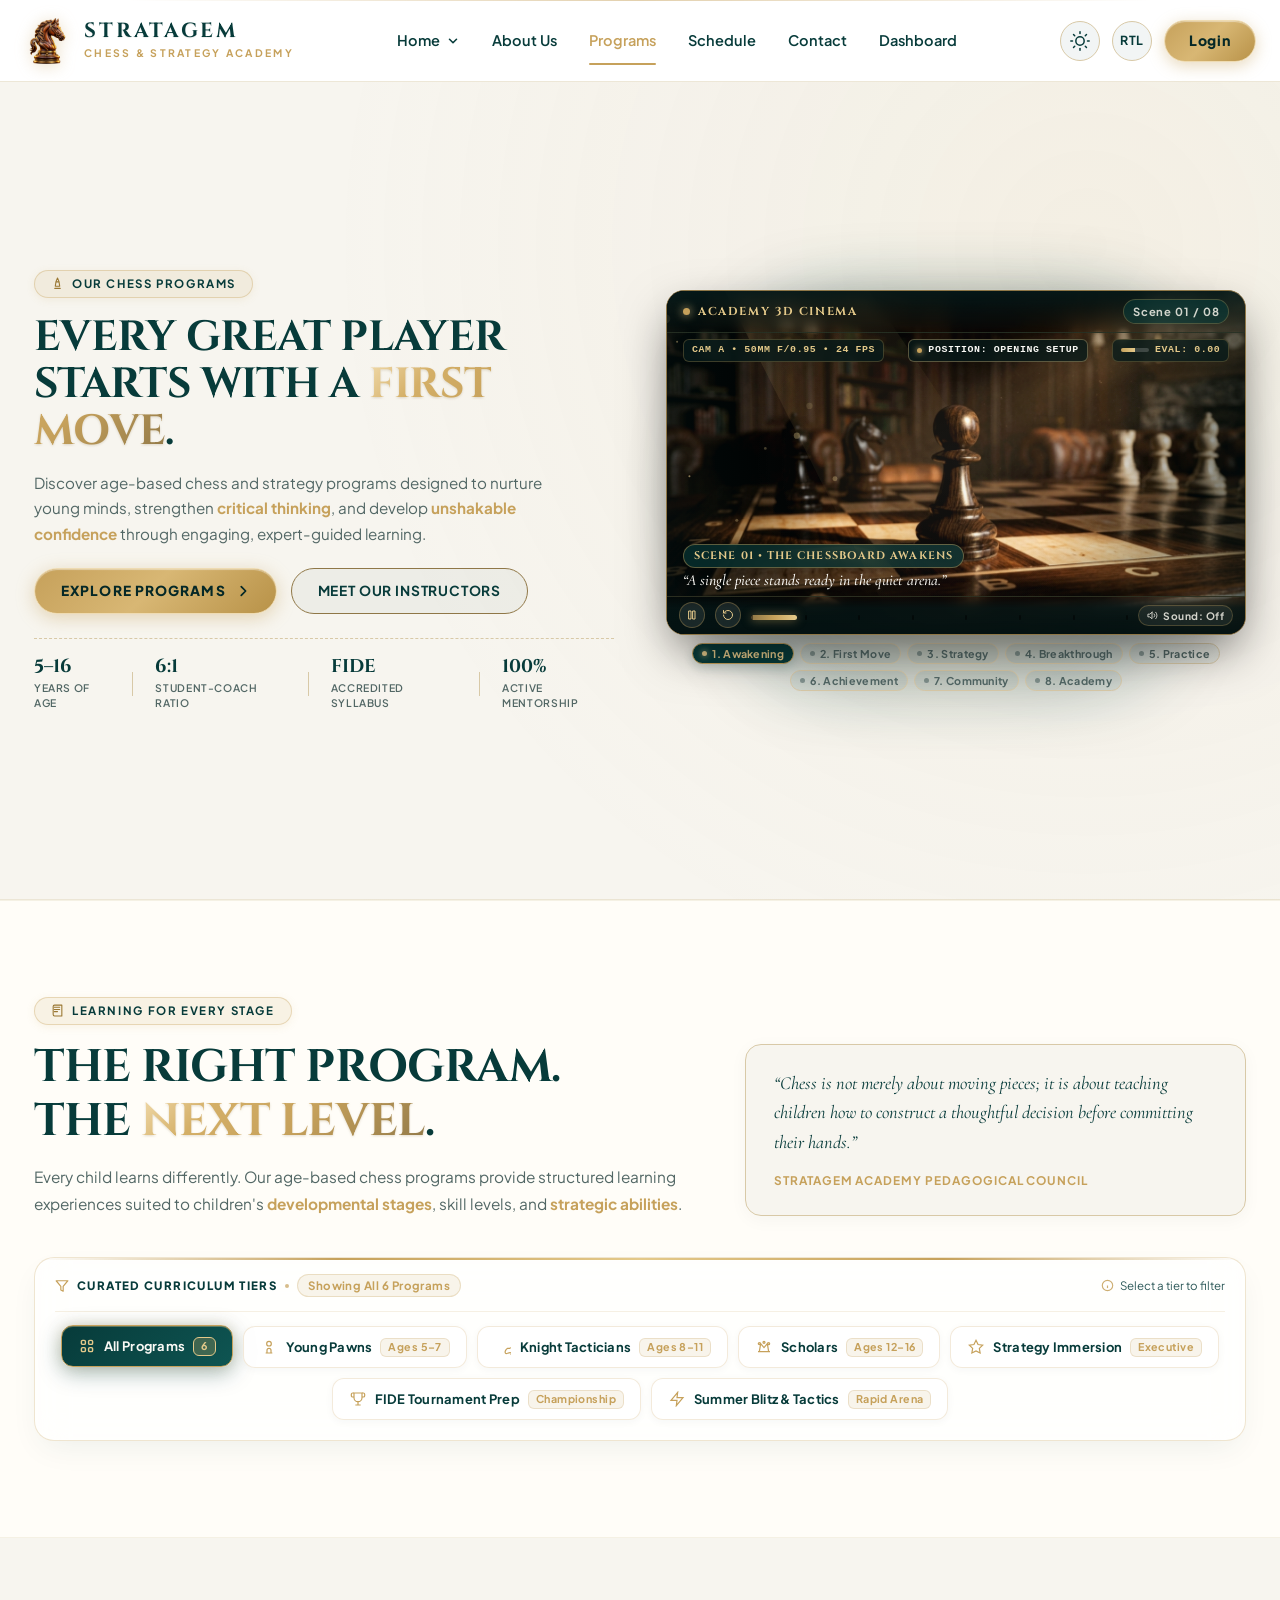
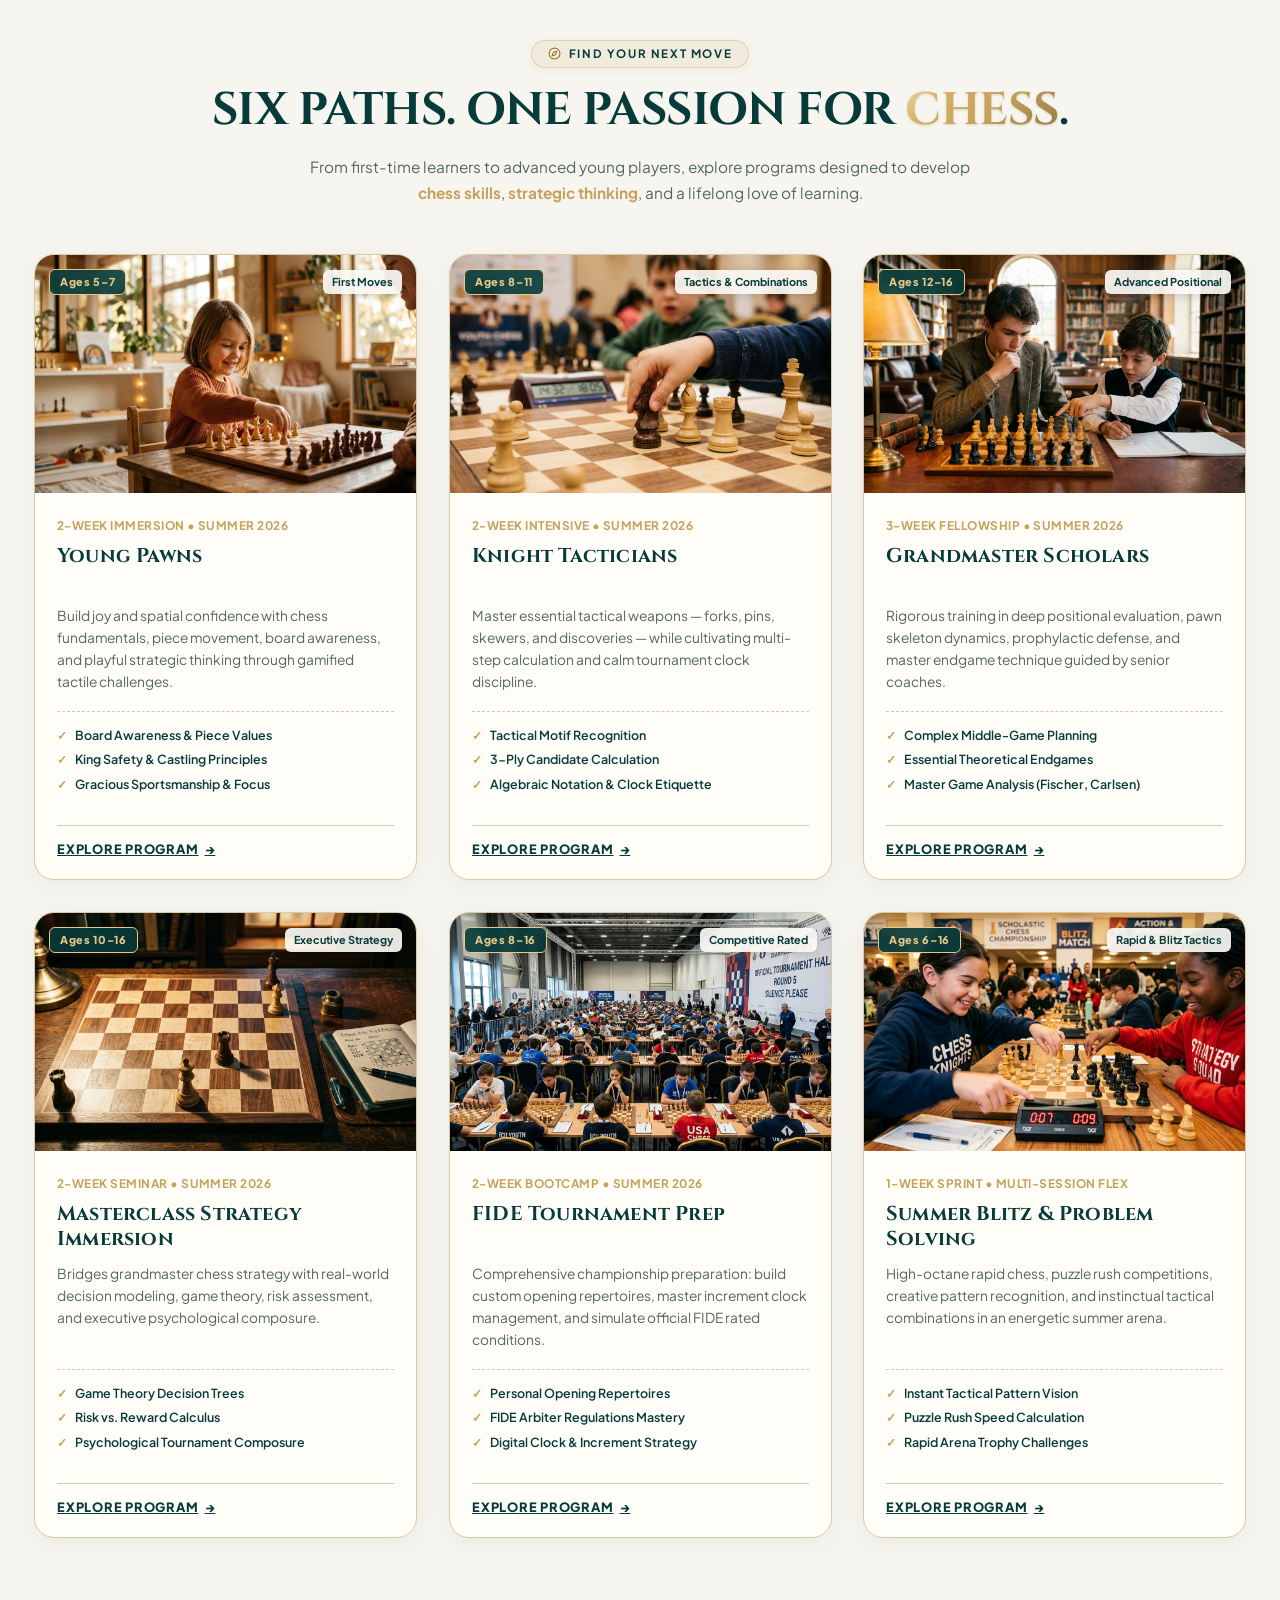
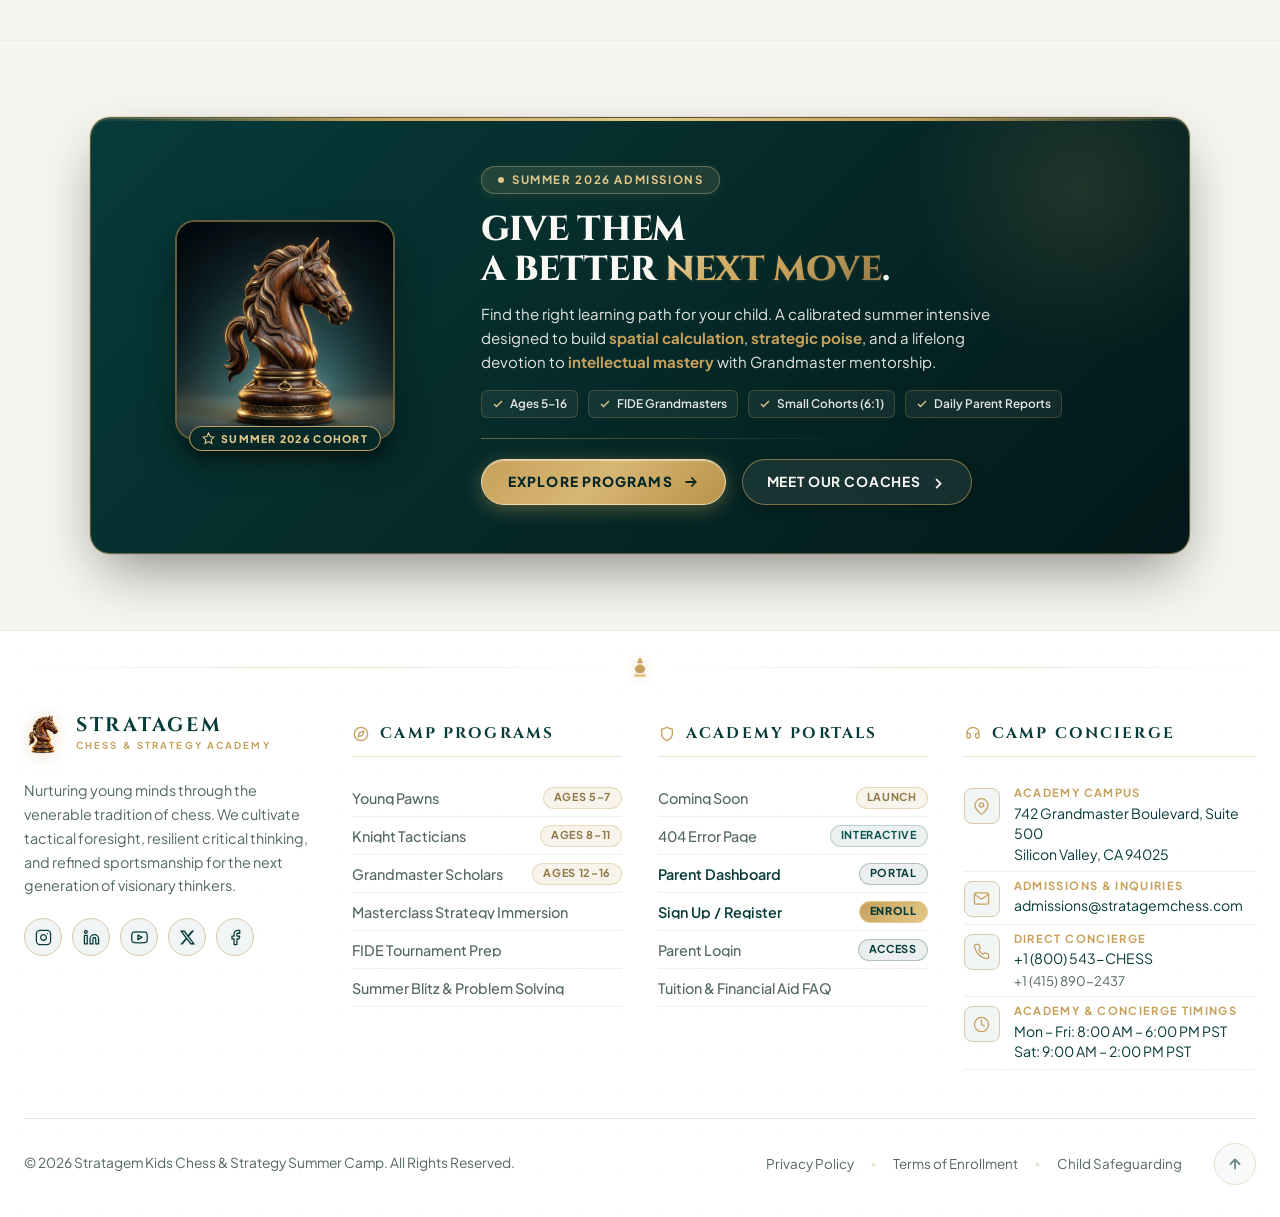
<file: programs.html>
<!DOCTYPE html>
<html lang="en" data-theme="light" dir="ltr">

<head>
  <meta charset="UTF-8">
  <meta name="viewport" content="width=device-width, initial-scale=1.0">
  <title>Chess Programs & Curriculum — Stratagem Kids Chess & Strategy Academy</title>

  <link rel="icon" type="image/png" sizes="32x32" href="assets/favicon-32x32.png">
  <link rel="icon" type="image/png" sizes="16x16" href="assets/favicon-16x16.png">
  <link rel="apple-touch-icon" sizes="180x180" href="assets/apple-touch-icon.png">
  <link rel="shortcut icon" href="favicon.ico">
  <meta name="description"
    content="Explore our six age-based chess and strategy summer camp programs for children ages 5 to 16. From foundational discovery to FIDE tournament preparation and masterclasses.">

  <link rel="preconnect" href="https://fonts.googleapis.com">
  <link rel="preconnect" href="https://fonts.gstatic.com" crossorigin>
  <link
    href="https://fonts.googleapis.com/css2?family=Cinzel:wght@500;600;700;800&family=Cormorant+Garamond:ital,wght@0,500;0,600;1,400&family=Plus+Jakarta+Sans:wght@400;500;600;700;800&display=swap"
    rel="stylesheet">

  <link rel="stylesheet" href="navigation/header.css">
  <link rel="stylesheet" href="navigation/footer.css">

  <link rel="stylesheet" href="programs.css">
  <link rel="stylesheet" href="chess-cinema.css">

  <script src="https://cdnjs.cloudflare.com/ajax/libs/gsap/3.12.5/gsap.min.js"></script>
  <script defer src="navigation/header.js"></script>
  <script defer src="navigation/footer.js"></script>
  <script defer src="programs.js"></script>
  <script defer src="chess-cinema.js"></script>
</head>

<body>

  <header class="strata-header" id="strataHeader">
    <div class="strata-header-glow"></div>
    <div class="strata-header-container">

      <a href="index.html" class="strata-brand" aria-label="Stratagem Kids Chess & Strategy Academy Home">
        <div class="brand-crest-wrapper">
          <img src="assets/knight-logo.png" alt="Stratagem Chess Academy Knight Logo" class="brand-crest">
        </div>
        <div class="brand-text-block">
          <span class="brand-title">STRATAGEM</span>
          <span class="brand-tagline">CHESS &amp; STRATEGY ACADEMY</span>
        </div>
      </a>

      <nav class="strata-nav-desktop" id="desktopNav" aria-label="Main Navigation">
        <ul class="nav-list">

          <li class="nav-item has-dropdown" id="navHomeDropdown">
            <button class="nav-link dropdown-toggle" aria-expanded="false" aria-haspopup="true">
              <span class="nav-text">Home</span>
              <svg class="dropdown-chevron" viewBox="0 0 16 16" fill="none" xmlns="http://www.w3.org/2000/svg"
                aria-hidden="true">
                <path d="M4 6L8 10L12 6" stroke="currentColor" stroke-width="1.8" stroke-linecap="round"
                  stroke-linejoin="round" />
              </svg>
            </button>

            <div class="dropdown-menu">
              <div class="dropdown-accent-line"></div>
              <ul class="dropdown-list">
                <li>
                  <a href="index.html" class="dropdown-item">
                    <div class="dropdown-icon-box">
                      <svg viewBox="0 0 20 20" fill="none" stroke="currentColor" stroke-width="1.5">
                        <path d="M3 8.5L10 3L17 8.5V17H3V8.5Z" stroke-linecap="round" stroke-linejoin="round" />
                        <path d="M8 17V11H12V17" stroke-linecap="round" />
                      </svg>
                    </div>
                    <div class="dropdown-content">
                      <span class="dropdown-title">Home 1 — Academy Overview</span>
                      <span class="dropdown-desc">Grandmaster coaches, curriculum & campus philosophy</span>
                    </div>
                  </a>
                </li>
                <li>
                  <a href="home2.html" class="dropdown-item highlighted">
                    <div class="dropdown-icon-box">
                      <svg viewBox="0 0 20 20" fill="none" stroke="currentColor" stroke-width="1.5">
                        <path d="M10 2L12.5 7L18 8L14 12L15 17.5L10 15L5 17.5L6 12L2 8L7.5 7L10 2Z"
                          stroke-linecap="round" stroke-linejoin="round" />
                      </svg>
                    </div>
                    <div class="dropdown-content">
                      <span class="dropdown-title">
                        Home 2 — Summer Camp Edition
                        <span class="dropdown-badge">Exclusive</span>
                      </span>
                      <span class="dropdown-desc">Intensive camps, tactics workshops & tournament arenas</span>
                    </div>
                  </a>
                </li>
              </ul>
            </div>
          </li>

          <li class="nav-item">
            <a href="instructors.html" class="nav-link">
              <span class="nav-text">About Us</span>
            </a>
          </li>

          <li class="nav-item">
            <a href="programs.html" class="nav-link active" aria-current="page">
              <span class="nav-text">Programs</span>
            </a>
          </li>

          <li class="nav-item">
            <a href="schedule.html" class="nav-link">
              <span class="nav-text">Schedule</span>
            </a>
          </li>

          <li class="nav-item">
            <a href="contact.html" class="nav-link">
              <span class="nav-text">Contact</span>
            </a>
          </li>

          <li class="nav-item">
            <a href="./dashboard.html" class="nav-link">
              <span class="nav-text">Dashboard</span>
            </a>
          </li>

        </ul>
      </nav>

      <div class="strata-controls">

        <button class="control-btn theme-toggle-btn circle-btn" id="themeToggleBtn" type="button"
          aria-label="Toggle visual theme between Light and Dark mode" title="Toggle Light / Dark Mode">
          <div class="icon-toggle-wrapper">
            <svg class="theme-icon icon-sun" viewBox="0 0 24 24" fill="none" stroke="currentColor" stroke-width="1.8"
              stroke-linecap="round" stroke-linejoin="round" aria-hidden="true">
              <circle cx="12" cy="12" r="5"></circle>
              <line x1="12" y1="1" x2="12" y2="3"></line>
              <line x1="12" y1="21" x2="12" y2="23"></line>
              <line x1="4.22" y1="4.22" x2="5.64" y2="5.64"></line>
              <line x1="18.36" y1="18.36" x2="19.78" y2="19.78"></line>
              <line x1="1" y1="12" x2="3" y2="12"></line>
              <line x1="21" y1="12" x2="23" y2="12"></line>
              <line x1="4.22" y1="19.78" x2="5.64" y2="18.36"></line>
              <line x1="18.36" y1="5.64" x2="19.78" y2="4.22"></line>
            </svg>
            <svg class="theme-icon icon-moon" viewBox="0 0 24 24" fill="none" stroke="currentColor" stroke-width="1.8"
              stroke-linecap="round" stroke-linejoin="round" aria-hidden="true">
              <path d="M21 12.79A9 9 0 1 1 11.21 3 7 7 0 0 0 21 12.79z"></path>
            </svg>
          </div>
        </button>

        <button class="control-btn rtl-toggle-btn circle-btn" id="rtlToggleBtn" type="button"
          aria-label="Toggle reading direction between LTR and RTL" title="Toggle RTL">
          <span class="rtl-label" id="rtlLabel">RTL</span>
        </button>

        <a href="./login.html" class="strata-login-btn desktop-only" id="headerLoginBtn" aria-label="Login">
          <span class="btn-shimmer" aria-hidden="true"></span>
          <span class="btn-text">Login</span>
        </a>

        <button class="hamburger-btn" id="hamburgerBtn" type="button" aria-label="Open mobile navigation menu"
          aria-controls="mobileDrawer" aria-expanded="false">
          <span class="hamburger-box">
            <span class="hamburger-line line-1"></span>
            <span class="hamburger-line line-2"></span>
            <span class="hamburger-line line-3"></span>
          </span>
        </button>

      </div>

    </div>
  </header>

  <div class="strata-drawer-backdrop" id="drawerBackdrop" aria-hidden="true"></div>

  <aside class="strata-mobile-drawer" id="mobileDrawer" aria-label="Mobile Navigation" aria-hidden="true">
    <div class="drawer-header">
      <div class="drawer-brand">
        <span class="drawer-brand-title">STRATAGEM</span>
        <span class="drawer-brand-sub">KIDS CHESS &amp; STRATEGY</span>
      </div>
      <button class="drawer-close-btn" id="drawerCloseBtn" type="button" aria-label="Close navigation menu">
        <svg viewBox="0 0 24 24" fill="none" stroke="currentColor" stroke-width="2" stroke-linecap="round"
          stroke-linejoin="round">
          <line x1="18" y1="6" x2="6" y2="18"></line>
          <line x1="6" y1="6" x2="18" y2="18"></line>
        </svg>
      </button>
    </div>

    <div class="drawer-body">
      <nav class="mobile-nav-menu">
        <ul class="mobile-nav-list">

          <li class="mobile-nav-item mobile-accordion" id="mobileHomeAccordion">
            <button class="mobile-nav-link accordion-toggle" aria-expanded="false">
              <span class="mobile-link-text">Home</span>
              <svg class="accordion-chevron" viewBox="0 0 16 16" fill="none" stroke="currentColor" stroke-width="2">
                <path d="M4 6L8 10L12 6" stroke-linecap="round" stroke-linejoin="round" />
              </svg>
            </button>
            <div class="accordion-panel">
              <a href="index.html" class="mobile-sublink">
                <span class="sublink-dot"></span>
                <span class="sublink-title">Home 1 — Academy Overview</span>
              </a>
              <a href="home2.html" class="mobile-sublink">
                <span class="sublink-dot"></span>
                <span class="sublink-title">Home 2 — Summer Camp Edition</span>
                <span class="sublink-tag">Featured</span>
              </a>
            </div>
          </li>

          <li class="mobile-nav-item">
            <a href="instructors.html" class="mobile-nav-link">
              <span class="mobile-link-text">About Us</span>
            </a>
          </li>

          <li class="mobile-nav-item">
            <a href="programs.html" class="mobile-nav-link active" aria-current="page">
              <span class="mobile-link-text">Programs</span>
            </a>
          </li>

          <li class="mobile-nav-item">
            <a href="schedule.html" class="mobile-nav-link">
              <span class="mobile-link-text">Schedule</span>
            </a>
          </li>

          <li class="mobile-nav-item">
            <a href="contact.html" class="mobile-nav-link">
              <span class="mobile-link-text">Contact</span>
            </a>
          </li>

          <li class="mobile-nav-item">
            <a href="./dashboard.html" class="mobile-nav-link">
              <span class="mobile-link-text">Dashboard</span>
            </a>
          </li>

        </ul>
      </nav>

      <div class="drawer-footer-actions">
        <a href="./login.html" class="strata-login-btn mobile-drawer-login" id="drawerLoginBtn">
          <span>Login</span>
        </a>

        <div class="drawer-credentials-badge">
          <span class="cred-icon" aria-hidden="true">
            <svg class="cred-lucide" viewBox="0 0 24 24" fill="none" stroke="currentColor" stroke-width="2"
              stroke-linecap="round" stroke-linejoin="round">
              <circle cx="12" cy="8" r="6" />
              <path d="M15.477 12.89 17 22l-5-3-5 3 1.523-9.11" />
            </svg>
          </span>
          <span class="cred-text">FIDE Certified Grandmaster Mentors &bull; Summer 2026</span>
        </div>
      </div>
    </div>
  </aside>

  <main class="programs-main" id="programsMain">

    <section class="prog-hero-section" id="programsHero" aria-labelledby="progHeroTitle">
      <div class="prog-container">

        <div class="prog-hero-grid">

          <div class="prog-hero-content reveal-on-scroll">
            <div class="prog-eyebrow">
              <span class="prog-eyebrow-pip" aria-hidden="true">
                <svg viewBox="0 0 24 24" fill="none" stroke="currentColor" stroke-width="2" stroke-linecap="round"
                  stroke-linejoin="round">
                  <path d="M12 2l3 7h-6zM7 21h10M8 17h8M9 9c0 3-1 5-1 8h8c0-3-1-5-1-8" />
                </svg>
              </span>
              <span>OUR CHESS PROGRAMS</span>
            </div>

            <h1 class="prog-hero-title" id="progHeroTitle">
              EVERY GREAT PLAYER<br>
              STARTS WITH A <span class="highlight-gold">FIRST MOVE</span>.
            </h1>

            <p class="prog-hero-desc">
              Discover age-based chess and strategy programs designed to nurture young minds, strengthen <span
                class="highlight-gold-subtle">critical thinking</span>, and develop <span
                class="highlight-gold-subtle">unshakable confidence</span> through engaging, expert-guided learning.
            </p>

            <div class="prog-hero-actions">
              <a href="#explore-programs" class="prog-btn-primary">
                <span>EXPLORE PROGRAMS</span>
                <svg viewBox="0 0 16 16" fill="none" stroke="currentColor" stroke-width="2" width="14" height="14"
                  aria-hidden="true">
                  <path d="M6 3L11 8L6 13" stroke-linecap="round" stroke-linejoin="round" />
                </svg>
              </a>
              <a href="instructors.html" class="prog-btn-secondary">
                <span>MEET OUR INSTRUCTORS</span>
              </a>
            </div>

            <div class="prog-hero-metrics">
              <div class="prog-metric-pill">
                <span class="metric-num">5–16</span>
                <span class="metric-label">Years of Age</span>
              </div>
              <div class="metric-divider" aria-hidden="true"></div>
              <div class="prog-metric-pill">
                <span class="metric-num">6:1</span>
                <span class="metric-label">Student-Coach Ratio</span>
              </div>
              <div class="metric-divider" aria-hidden="true"></div>
              <div class="prog-metric-pill">
                <span class="metric-num">FIDE</span>
                <span class="metric-label">Accredited Syllabus</span>
              </div>
              <div class="metric-divider" aria-hidden="true"></div>
              <div class="prog-metric-pill">
                <span class="metric-num">100%</span>
                <span class="metric-label">Active Mentorship</span>
              </div>
            </div>
          </div>

          <div class="hero-cinema-stage reveal-on-scroll delay-1" id="heroCinemaStage"
            aria-label="Cinematic 3D Chess Academy Animation Showcase">

            <div class="cinema-ambient-glow" aria-hidden="true"></div>

            <div class="cinema-viewport">

              <div class="cinema-header-strip">
                <div class="cinema-brand-chip">
                  <span class="cinema-live-dot" aria-hidden="true"></span>
                  <span>Academy 3D Cinema</span>
                </div>
                <div class="cinema-chapter-counter" id="cinemaChapterCounter">Scene 01 / 08</div>
              </div>

              <div class="cinema-telemetry-hud" id="cinemaTelemetryHud" aria-hidden="true">
                <div class="hud-item hud-tag" id="hudCameraTag">CAM A &bull; 50mm f/0.95 &bull; 24 FPS</div>
                <div class="hud-item hud-notation" id="hudNotationTag">
                  <span class="hud-dot"></span>
                  <span id="hudNotationText">Position: Opening Setup</span>
                </div>
                <div class="hud-item hud-eval-pill" id="hudEvalTag">
                  <span class="eval-bar-indicator"><span class="eval-fill" id="hudEvalFill"></span></span>
                  <span id="hudEvalText">EVAL: 0.00</span>
                </div>
              </div>

              <canvas class="cinema-vfx-canvas" id="cinemaVfxCanvas" width="960" height="540"></canvas>

              <div class="cinema-glare-overlay" id="cinemaGlareOverlay" aria-hidden="true"></div>

              <div class="cinema-light-sweep" aria-hidden="true"></div>

              <div class="cinema-slides-wrapper">

                <div class="cinema-scene is-active" data-scene="1">
                  <img src="assets/cinematic-frame-1.jpg"
                    alt="Cinematic close-up of a polished black wooden chess pawn illuminated by warm golden sunlight on a handcrafted board"
                    class="scene-img" loading="eager">
                  <div class="scene-lighting-overlay" aria-hidden="true"></div>
                  <div class="scene-caption-block">
                    <span class="scene-title-badge">Scene 01 &bull; The Chessboard Awakens</span>
                    <p class="scene-narrative-text">&ldquo;A single piece stands ready in the quiet arena.&rdquo;</p>
                  </div>
                </div>

                <div class="cinema-scene" data-scene="2">
                  <img src="assets/cinematic-frame-2.jpg"
                    alt="A young student hand gently picking up a chess pawn and moving it forward with a subtle golden trail"
                    class="scene-img" loading="lazy">
                  <div class="scene-lighting-overlay" aria-hidden="true"></div>
                  <div class="scene-caption-block">
                    <span class="scene-title-badge">Scene 02 &bull; The First Move</span>
                    <p class="scene-narrative-text">&ldquo;Curiosity sparks the start of a lifelong strategic
                      journey.&rdquo;</p>
                  </div>
                </div>

                <div class="cinema-scene" data-scene="3">
                  <img src="assets/cinematic-frame-3.jpg"
                    alt="A focused 10-year-old student studying chess board under Grandmaster mentor guidance in a luxury academy"
                    class="scene-img" loading="lazy">
                  <div class="scene-lighting-overlay" aria-hidden="true"></div>
                  <div class="scene-caption-block">
                    <span class="scene-title-badge">Scene 03 &bull; Discovering Strategy</span>
                    <p class="scene-narrative-text">&ldquo;Guided by Grandmasters, patience turns into tactical
                      insight.&rdquo;</p>
                  </div>
                </div>

                <div class="cinema-scene" data-scene="4">
                  <img src="assets/cinematic-frame-4.jpg"
                    alt="Student smiling with confident realization, placing a knight decisively onto an illuminated tactical square"
                    class="scene-img" loading="lazy">
                  <div class="scene-lighting-overlay" aria-hidden="true"></div>
                  <div class="scene-caption-block">
                    <span class="scene-title-badge">Scene 04 &bull; Strategic Breakthrough</span>
                    <p class="scene-narrative-text">&ldquo;Foresight unlocks the decisive tactical opportunity.&rdquo;
                    </p>
                  </div>
                </div>

                <div class="cinema-scene" data-scene="5">
                  <img src="assets/cinematic-frame-5.jpg"
                    alt="Student analyzing chess notation and solving puzzles with desk lamp in academy library"
                    class="scene-img" loading="lazy">
                  <div class="scene-lighting-overlay" aria-hidden="true"></div>
                  <div class="scene-caption-block">
                    <span class="scene-title-badge">Scene 05 &bull; Learning Through Practice</span>
                    <p class="scene-narrative-text">&ldquo;Analyzing every puzzle, mastering every variation.&rdquo;</p>
                  </div>
                </div>

                <div class="cinema-scene" data-scene="6">
                  <img src="assets/cinematic-frame-6.jpg"
                    alt="Student smiling with genuine joy, receiving a proud handshake from his coach beside a golden chess trophy"
                    class="scene-img" loading="lazy">
                  <div class="scene-lighting-overlay" aria-hidden="true"></div>
                  <div class="scene-caption-block">
                    <span class="scene-title-badge">Scene 06 &bull; Confidence &amp; Achievement</span>
                    <p class="scene-narrative-text">&ldquo;The joy of accomplishment and earned intellectual
                      poise.&rdquo;</p>
                  </div>
                </div>

                <div class="cinema-scene" data-scene="7">
                  <img src="assets/cinematic-frame-7.jpg"
                    alt="Vibrant group of diverse children playing chess together in a spacious sunlit tournament academy hall"
                    class="scene-img" loading="lazy">
                  <div class="scene-lighting-overlay" aria-hidden="true"></div>
                  <div class="scene-caption-block">
                    <span class="scene-title-badge">Scene 07 &bull; A Community of Thinkers</span>
                    <p class="scene-narrative-text">&ldquo;Collaborating with peers who inspire each other to
                      grow.&rdquo;</p>
                  </div>
                </div>

                <div class="cinema-scene" data-scene="8">
                  <img src="assets/cinematic-frame-8.jpg"
                    alt="Regal obsidian and gold chess knight on an illuminated pedestal in deep Midnight Teal architectural hall"
                    class="scene-img" loading="lazy">

                  <div class="brand-reveal-overlay">
                    <div class="brand-reveal-crest">
                      <svg viewBox="0 0 44 44" fill="none" xmlns="http://www.w3.org/2000/svg" aria-hidden="true">
                        <path d="M22 3L6 9V20C6 30.5 12.8 40.2 22 42.5C31.2 40.2 38 30.5 38 20V9L22 3Z" stroke="#E4C98A"
                          stroke-width="2" fill="#073B3A" fill-opacity="0.95" />
                        <path
                          d="M19 14C19 14 16.5 15.5 15.5 18C14.5 20.5 16 22 17 22C17.5 22 18.5 20.5 20.5 20.5C21.8 20.5 22.8 21.2 22.8 22.5C22.8 23.5 21.5 24.2 20 25C18 26 15 28 15 32H29C29 29.5 27.5 27.5 26.5 26C25.5 24.5 25.8 23 27 21C28.2 19 28 16 25 14C23 12.7 20.5 13 19 14Z"
                          fill="#C6A15B" />
                        <circle cx="22" cy="11.5" r="1.5" fill="#FAF9F5" />
                      </svg>
                    </div>
                    <h2 class="brand-reveal-title">KIDS CHESS &amp; <span class="highlight-gold">STRATEGY</span> SUMMER
                      CAMP</h2>
                    <p class="brand-reveal-tagline">&ldquo;Think Smart. Play Bold. Grow Confident.&rdquo;</p>
                    <div class="brand-reveal-actions">
                      <a href="#programStages" class="cinema-cta-btn">
                        <span>Explore The Programs</span>
                        <svg width="14" height="14" viewBox="0 0 16 16" fill="none" stroke="currentColor"
                          stroke-width="2">
                          <path d="M6 3L11 8L6 13" stroke-linecap="round" stroke-linejoin="round" />
                        </svg>
                      </a>
                      <button type="button" class="cinema-replay-inline-btn" id="cinemaInlineReplay"
                        aria-label="Replay 3D cinematic animation">
                        <svg width="13" height="13" viewBox="0 0 24 24" fill="none" stroke="currentColor"
                          stroke-width="2.2" stroke-linecap="round" stroke-linejoin="round">
                          <path d="M3 12a9 9 0 1 0 9-9 9.75 9.75 0 0 0-6.74 2.74L3 8" />
                          <path d="M3 3v5h5" />
                        </svg>
                        <span>Replay</span>
                      </button>
                    </div>
                  </div>
                </div>

              </div>

              <div class="cinema-controls-bar">

                <button type="button" class="cinema-ctrl-btn" id="cinemaPlayBtn" aria-label="Pause animation"
                  title="Pause">
                  <svg viewBox="0 0 24 24" fill="none" stroke="currentColor" stroke-width="2" stroke-linecap="round"
                    stroke-linejoin="round">
                    <rect x="6" y="4" width="4" height="16"></rect>
                    <rect x="14" y="4" width="4" height="16"></rect>
                  </svg>
                </button>

                <button type="button" class="cinema-ctrl-btn" id="cinemaReplayBtn"
                  aria-label="Restart animation from beginning" title="Restart">
                  <svg viewBox="0 0 24 24" fill="none" stroke="currentColor" stroke-width="2" stroke-linecap="round"
                    stroke-linejoin="round">
                    <path d="M3 12a9 9 0 1 0 9-9 9.75 9.75 0 0 0-6.74 2.74L3 8" />
                    <path d="M3 3v5h5" />
                  </svg>
                </button>

                <div class="cinema-timeline-wrapper" id="cinemaTimeline" role="slider"
                  aria-label="Animation progress scrubber" aria-valuemin="0" aria-valuemax="100" aria-valuenow="0"
                  tabindex="0">
                  <div class="cinema-timeline-progress" id="cinemaProgress"></div>
                  <div class="cinema-timeline-ticks" aria-hidden="true">
                    <span class="timeline-tick"></span>
                    <span class="timeline-tick"></span>
                    <span class="timeline-tick"></span>
                    <span class="timeline-tick"></span>
                    <span class="timeline-tick"></span>
                    <span class="timeline-tick"></span>
                    <span class="timeline-tick"></span>
                    <span class="timeline-tick"></span>
                  </div>
                </div>

                <button type="button" class="cinema-audio-btn" id="cinemaAudioBtn"
                  aria-label="Toggle subtle ambient chime chord audio" aria-pressed="false"
                  title="Toggle Ambient Audio">
                  <svg viewBox="0 0 24 24" fill="none" stroke="currentColor" stroke-width="2" stroke-linecap="round"
                    stroke-linejoin="round">
                    <polygon points="11 5 6 9 2 9 2 15 6 15 11 19 11 5" />
                    <path d="M15.54 8.46a5 5 0 0 1 0 7.07" />
                    <path d="M19.07 4.93a10 10 0 0 1 0 14.14" />
                  </svg>
                  <span class="audio-label">Sound: Off</span>
                </button>
              </div>

            </div>

            <div class="cinema-chapters-nav" role="tablist" aria-label="Cinematic Story Chapters">
              <button type="button" class="chapter-pill is-active" data-scene-target="1" role="tab"
                aria-selected="true">
                <span class="pill-dot"></span>
                <span>1. Awakening</span>
              </button>
              <button type="button" class="chapter-pill" data-scene-target="2" role="tab" aria-selected="false">
                <span class="pill-dot"></span>
                <span>2. First Move</span>
              </button>
              <button type="button" class="chapter-pill" data-scene-target="3" role="tab" aria-selected="false">
                <span class="pill-dot"></span>
                <span>3. Strategy</span>
              </button>
              <button type="button" class="chapter-pill" data-scene-target="4" role="tab" aria-selected="false">
                <span class="pill-dot"></span>
                <span>4. Breakthrough</span>
              </button>
              <button type="button" class="chapter-pill" data-scene-target="5" role="tab" aria-selected="false">
                <span class="pill-dot"></span>
                <span>5. Practice</span>
              </button>
              <button type="button" class="chapter-pill" data-scene-target="6" role="tab" aria-selected="false">
                <span class="pill-dot"></span>
                <span>6. Achievement</span>
              </button>
              <button type="button" class="chapter-pill" data-scene-target="7" role="tab" aria-selected="false">
                <span class="pill-dot"></span>
                <span>7. Community</span>
              </button>
              <button type="button" class="chapter-pill" data-scene-target="8" role="tab" aria-selected="false">
                <span class="pill-dot"></span>
                <span>8. Academy</span>
              </button>
            </div>

          </div>

        </div>

      </div>
    </section>

    <div id="explore-programs"></div>

    <section class="prog-stages-section" id="programStages" aria-labelledby="stagesHeading">
      <div class="prog-container">

        <div class="prog-stages-header-grid">

          <div class="prog-stages-intro reveal-on-scroll">
            <div class="prog-eyebrow">
              <span class="prog-eyebrow-pip" aria-hidden="true">
                <svg viewBox="0 0 24 24" fill="none" stroke="currentColor" stroke-width="2" stroke-linecap="round"
                  stroke-linejoin="round">
                  <path d="M4 19.5v-15A2.5 2.5 0 0 1 6.5 2H20v20H6.5a2.5 2.5 0 0 1-2.5-2.5Z" />
                  <path d="M6 6h10M6 10h10M6 14h6" />
                </svg>
              </span>
              <span>LEARNING FOR EVERY STAGE</span>
            </div>

            <h2 class="prog-section-title" id="stagesHeading">
              THE RIGHT PROGRAM.<br>
              THE <span class="highlight-gold">NEXT LEVEL</span>.
            </h2>

            <p class="prog-section-subtitle">
              Every child learns differently. Our age-based chess programs provide structured learning experiences
              suited to children's <span class="highlight-gold-subtle">developmental stages</span>, skill levels, and
              <span class="highlight-gold-subtle">strategic abilities</span>.
            </p>
          </div>

          <div class="prog-stages-quote-box reveal-on-scroll delay-1">
            <p class="quote-lead">
              &ldquo;Chess is not merely about moving pieces; it is about teaching children how to construct a
              thoughtful decision before committing their hands.&rdquo;
            </p>
            <span class="quote-author">Stratagem Academy Pedagogical Council</span>
          </div>

        </div>

        <div class="prog-filter-wrapper reveal-on-scroll" id="progFilterWrapper">

          <div class="prog-filter-header">
            <div class="filter-header-left">
              <span class="filter-header-icon" aria-hidden="true">
                <svg viewBox="0 0 24 24" fill="none" stroke="currentColor" stroke-width="2" stroke-linecap="round"
                  stroke-linejoin="round" width="14" height="14">
                  <polygon points="22 3 2 3 10 12.46 10 19 14 21 14 12.46 22 3"></polygon>
                </svg>
              </span>
              <span class="filter-header-title">CURATED CURRICULUM TIERS</span>
              <span class="filter-header-dot" aria-hidden="true"></span>
              <span class="filter-count-badge" id="filterCountBadge">Showing All 6 Programs</span>
            </div>
            <div class="filter-header-right">
              <span class="filter-hint">
                <svg viewBox="0 0 20 20" fill="none" stroke="currentColor" stroke-width="1.8" width="13" height="13"
                  aria-hidden="true">
                  <circle cx="10" cy="10" r="8" />
                  <line x1="10" y1="14" x2="10" y2="10" />
                  <line x1="10" y1="6" x2="10.01" y2="6" />
                </svg>
                <span>Select a tier to filter</span>
              </span>
            </div>
          </div>

          <div class="prog-filter-bar" role="toolbar" aria-label="Filter programs by cohort and focus">

            <button class="prog-filter-btn active" data-filter="all" type="button" aria-pressed="true">
              <span class="btn-icon" aria-hidden="true">
                <svg viewBox="0 0 20 20" fill="none" stroke="currentColor" stroke-width="1.8">
                  <rect x="3" y="3" width="5" height="5" rx="1.5" />
                  <rect x="12" y="3" width="5" height="5" rx="1.5" />
                  <rect x="3" y="12" width="5" height="5" rx="1.5" />
                  <rect x="12" y="12" width="5" height="5" rx="1.5" />
                </svg>
              </span>
              <span class="btn-text">All Programs</span>
              <span class="btn-cohort-tag">6</span>
            </button>

            <button class="prog-filter-btn" data-filter="young-pawns" type="button" aria-pressed="false">
              <span class="btn-icon" aria-hidden="true">
                <svg viewBox="0 0 24 24" fill="none" stroke="currentColor" stroke-width="1.8">
                  <circle cx="12" cy="7" r="3.5" />
                  <path d="M7 21h10M9 21v-4a3 3 0 0 1 3-3v0a3 3 0 0 1 3 3v4" />
                </svg>
              </span>
              <span class="btn-text">Young Pawns</span>
              <span class="btn-cohort-tag">Ages 5–7</span>
            </button>

            <button class="prog-filter-btn" data-filter="knight-tacticians" type="button" aria-pressed="false">
              <span class="btn-icon" aria-hidden="true">
                <svg viewBox="0 0 24 24" fill="none" stroke="currentColor" stroke-width="1.8">
                  <path
                    d="M19 14c0 0-2.5 1.5-3.5 4-1 2.5.5 4 1.5 4s3.5-1.5 5.5-1.5c1.3 0 2.3.7 2.3 2s-1.3 1.7-2.8 2.5c-2 1-5 3-5 7h14c0-2.5-1.5-4.5-2.5-6s.3-3 1.5-5c1.2-2 1-5-2-7-2-1.3-4.5-1-6 0z" />
                </svg>
              </span>
              <span class="btn-text">Knight Tacticians</span>
              <span class="btn-cohort-tag">Ages 8–11</span>
            </button>

            <button class="prog-filter-btn" data-filter="grandmaster-scholars" type="button" aria-pressed="false">
              <span class="btn-icon" aria-hidden="true">
                <svg viewBox="0 0 24 24" fill="none" stroke="currentColor" stroke-width="1.8">
                  <path d="M3 19h18M5 19l2-12 5 6 5-6 2 12" />
                  <circle cx="5" cy="7" r="1.5" />
                  <circle cx="12" cy="5" r="1.5" />
                  <circle cx="19" cy="7" r="1.5" />
                </svg>
              </span>
              <span class="btn-text">Scholars</span>
              <span class="btn-cohort-tag">Ages 12–16</span>
            </button>

            <button class="prog-filter-btn" data-filter="strategy-masterclass" type="button" aria-pressed="false">
              <span class="btn-icon" aria-hidden="true">
                <svg viewBox="0 0 24 24" fill="none" stroke="currentColor" stroke-width="1.8">
                  <polygon
                    points="12 2 15.09 8.26 22 9.27 17 14.14 18.18 21.02 12 17.77 5.82 21.02 7 14.14 2 9.27 8.91 8.26 12 2" />
                </svg>
              </span>
              <span class="btn-text">Strategy Immersion</span>
              <span class="btn-cohort-tag">Executive</span>
            </button>

            <button class="prog-filter-btn" data-filter="fide-tournament-prep" type="button" aria-pressed="false">
              <span class="btn-icon" aria-hidden="true">
                <svg viewBox="0 0 24 24" fill="none" stroke="currentColor" stroke-width="1.8">
                  <path d="M6 9H4a2 2 0 0 1-2-2V5a2 2 0 0 1 2-2h2M18 9h2a2 2 0 0 0 2-2V5a2 2 0 0 0-2-2h-2" />
                  <path d="M6 3h12v7a6 6 0 0 1-12 0V3z" />
                  <path d="M12 16v5M8 21h8" />
                </svg>
              </span>
              <span class="btn-text">FIDE Tournament Prep</span>
              <span class="btn-cohort-tag">Championship</span>
            </button>

            <button class="prog-filter-btn" data-filter="weekend-blitz" type="button" aria-pressed="false">
              <span class="btn-icon" aria-hidden="true">
                <svg viewBox="0 0 24 24" fill="none" stroke="currentColor" stroke-width="1.8">
                  <polygon points="13 2 3 14 12 14 11 22 21 10 12 10 13 2" />
                </svg>
              </span>
              <span class="btn-text">Summer Blitz &amp; Tactics</span>
              <span class="btn-cohort-tag">Rapid Arena</span>
            </button>

          </div>
        </div>

      </div>
    </section>

    <section class="prog-cards-section" id="explore-programs" aria-labelledby="cardsHeading">
      <div class="prog-container">

        <div class="text-center reveal-on-scroll">
          <div class="prog-eyebrow centered">
            <span class="prog-eyebrow-pip" aria-hidden="true">
              <svg viewBox="0 0 24 24" fill="none" stroke="currentColor" stroke-width="2" stroke-linecap="round"
                stroke-linejoin="round">
                <circle cx="12" cy="12" r="10" />
                <polygon points="16.24 7.76 14.12 14.12 7.76 16.24 9.88 9.88 16.24 7.76" />
              </svg>
            </span>
            <span>FIND YOUR NEXT MOVE</span>
          </div>

          <h2 class="prog-section-title" id="cardsHeading">
            SIX PATHS. ONE PASSION FOR <span class="highlight-gold">CHESS</span>.
          </h2>

          <p class="prog-section-subtitle">
            From first-time learners to advanced young players, explore programs designed to develop <span
              class="highlight-gold-subtle">chess skills</span>, <span class="highlight-gold-subtle">strategic
              thinking</span>, and a lifelong love of learning.
          </p>
        </div>

        <div class="prog-cards-grid" id="programsGrid">

          <article class="prog-card reveal-on-scroll" data-category="young-pawns ages-5-7" id="card-young-pawns">
            <a href="programs-details.html?program=young-pawns" class="prog-card-media"
              aria-label="Explore Young Pawns program details">
              <img src="assets/program-young-pawns.jpg" alt="Young Pawns early childhood tactile chess mentorship"
                class="prog-card-img" width="400" height="250" loading="lazy">
              <div class="prog-card-badge-row">
                <span class="prog-age-tag">Ages 5–7</span>
                <span class="prog-level-tag">First Moves</span>
              </div>
            </a>

            <div class="prog-card-body">
              <span class="prog-card-duration">2-Week Immersion &bull; Summer 2026</span>
              <h3 class="prog-card-title">Young Pawns</h3>
              <p class="prog-card-desc">
                Build joy and spatial confidence with chess fundamentals, piece movement, board awareness, and playful
                strategic thinking through gamified tactile challenges.
              </p>

              <div class="prog-outcomes-list" aria-label="Key learning outcomes">
                <div class="outcome-item">
                  <span class="outcome-check">&#10003;</span>
                  <span>Board Awareness &amp; Piece Values</span>
                </div>
                <div class="outcome-item">
                  <span class="outcome-check">&#10003;</span>
                  <span>King Safety &amp; Castling Principles</span>
                </div>
                <div class="outcome-item">
                  <span class="outcome-check">&#10003;</span>
                  <span>Gracious Sportsmanship &amp; Focus</span>
                </div>
              </div>

              <div class="prog-card-footer">
                <a href="programs-details.html?program=young-pawns" class="prog-action-link">
                  <span>Explore Program</span>
                  <span class="prog-action-arrow">&rarr;</span>
                </a>
              </div>
            </div>
          </article>

          <article class="prog-card reveal-on-scroll delay-1" data-category="knight-tacticians ages-8-11"
            id="card-knight-tacticians">
            <a href="programs-details.html?program=knight-tacticians" class="prog-card-media"
              aria-label="Explore Knight Tacticians program details">
              <img src="assets/program-knight-tactics.jpg" alt="Knight Tacticians strategic calculation and tactical study"
                class="prog-card-img" width="400" height="250" loading="lazy">
              <div class="prog-card-badge-row">
                <span class="prog-age-tag">Ages 8–11</span>
                <span class="prog-level-tag">Tactics &amp; Combinations</span>
              </div>
            </a>

            <div class="prog-card-body">
              <span class="prog-card-duration">2-Week Intensive &bull; Summer 2026</span>
              <h3 class="prog-card-title">Knight Tacticians</h3>
              <p class="prog-card-desc">
                Master essential tactical weapons — forks, pins, skewers, and discoveries — while cultivating multi-step
                calculation and calm tournament clock discipline.
              </p>

              <div class="prog-outcomes-list" aria-label="Key learning outcomes">
                <div class="outcome-item">
                  <span class="outcome-check">&#10003;</span>
                  <span>Tactical Motif Recognition</span>
                </div>
                <div class="outcome-item">
                  <span class="outcome-check">&#10003;</span>
                  <span>3-Ply Candidate Calculation</span>
                </div>
                <div class="outcome-item">
                  <span class="outcome-check">&#10003;</span>
                  <span>Algebraic Notation &amp; Clock Etiquette</span>
                </div>
              </div>

              <div class="prog-card-footer">
                <a href="programs-details.html?program=knight-tacticians" class="prog-action-link">
                  <span>Explore Program</span>
                  <span class="prog-action-arrow">&rarr;</span>
                </a>
              </div>
            </div>
          </article>

          <article class="prog-card reveal-on-scroll delay-2" data-category="grandmaster-scholars ages-12-16"
            id="card-grandmaster-scholars">
            <a href="programs-details.html?program=grandmaster-scholars" class="prog-card-media"
              aria-label="Explore Grandmaster Scholars program details">
              <img src="assets/program-gm-scholars.jpg"
                alt="Grandmaster Scholars advanced calculation and analysis in academy studio" class="prog-card-img"
                width="400" height="250" loading="lazy">
              <div class="prog-card-badge-row">
                <span class="prog-age-tag">Ages 12–16</span>
                <span class="prog-level-tag">Advanced Positional</span>
              </div>
            </a>

            <div class="prog-card-body">
              <span class="prog-card-duration">3-Week Fellowship &bull; Summer 2026</span>
              <h3 class="prog-card-title">Grandmaster Scholars</h3>
              <p class="prog-card-desc">
                Rigorous training in deep positional evaluation, pawn skeleton dynamics, prophylactic defense, and
                master endgame technique guided by senior coaches.
              </p>

              <div class="prog-outcomes-list" aria-label="Key learning outcomes">
                <div class="outcome-item">
                  <span class="outcome-check">&#10003;</span>
                  <span>Complex Middle-Game Planning</span>
                </div>
                <div class="outcome-item">
                  <span class="outcome-check">&#10003;</span>
                  <span>Essential Theoretical Endgames</span>
                </div>
                <div class="outcome-item">
                  <span class="outcome-check">&#10003;</span>
                  <span>Master Game Analysis (Fischer, Carlsen)</span>
                </div>
              </div>

              <div class="prog-card-footer">
                <a href="programs-details.html?program=grandmaster-scholars" class="prog-action-link">
                  <span>Explore Program</span>
                  <span class="prog-action-arrow">&rarr;</span>
                </a>
              </div>
            </div>
          </article>

          <article class="prog-card reveal-on-scroll" data-category="strategy-masterclass strategy"
            id="card-strategy-masterclass">
            <a href="programs-details.html?program=strategy-masterclass" class="prog-card-media"
              aria-label="Explore Masterclass Strategy Immersion program details">
              <img src="assets/program-endgame-strategy.jpg"
                alt="Masterclass Strategy Immersion decision theory and game analysis" class="prog-card-img" width="400"
                height="250" loading="lazy">
              <div class="prog-card-badge-row">
                <span class="prog-age-tag">Ages 10–16</span>
                <span class="prog-level-tag">Executive Strategy</span>
              </div>
            </a>

            <div class="prog-card-body">
              <span class="prog-card-duration">2-Week Seminar &bull; Summer 2026</span>
              <h3 class="prog-card-title">Masterclass Strategy Immersion</h3>
              <p class="prog-card-desc">
                Bridges grandmaster chess strategy with real-world decision modeling, game theory, risk assessment, and
                executive psychological composure.
              </p>

              <div class="prog-outcomes-list" aria-label="Key learning outcomes">
                <div class="outcome-item">
                  <span class="outcome-check">&#10003;</span>
                  <span>Game Theory Decision Trees</span>
                </div>
                <div class="outcome-item">
                  <span class="outcome-check">&#10003;</span>
                  <span>Risk vs. Reward Calculus</span>
                </div>
                <div class="outcome-item">
                  <span class="outcome-check">&#10003;</span>
                  <span>Psychological Tournament Composure</span>
                </div>
              </div>

              <div class="prog-card-footer">
                <a href="programs-details.html?program=strategy-masterclass" class="prog-action-link">
                  <span>Explore Program</span>
                  <span class="prog-action-arrow">&rarr;</span>
                </a>
              </div>
            </div>
          </article>

          <article class="prog-card reveal-on-scroll delay-1" data-category="fide-tournament-prep tournament"
            id="card-fide-tournament-prep">
            <a href="programs-details.html?program=fide-tournament-prep" class="prog-card-media"
              aria-label="Explore FIDE Tournament Prep program details">
              <img src="assets/program-fide-prep.jpg" alt="FIDE Tournament Prep competitive grandmaster match training"
                class="prog-card-img" width="400" height="250" loading="lazy">
              <div class="prog-card-badge-row">
                <span class="prog-age-tag">Ages 8–16</span>
                <span class="prog-level-tag">Competitive Rated</span>
              </div>
            </a>

            <div class="prog-card-body">
              <span class="prog-card-duration">2-Week Bootcamp &bull; Summer 2026</span>
              <h3 class="prog-card-title">FIDE Tournament Prep</h3>
              <p class="prog-card-desc">
                Comprehensive championship preparation: build custom opening repertoires, master increment clock
                management, and simulate official FIDE rated conditions.
              </p>

              <div class="prog-outcomes-list" aria-label="Key learning outcomes">
                <div class="outcome-item">
                  <span class="outcome-check">&#10003;</span>
                  <span>Personal Opening Repertoires</span>
                </div>
                <div class="outcome-item">
                  <span class="outcome-check">&#10003;</span>
                  <span>FIDE Arbiter Regulations Mastery</span>
                </div>
                <div class="outcome-item">
                  <span class="outcome-check">&#10003;</span>
                  <span>Digital Clock &amp; Increment Strategy</span>
                </div>
              </div>

              <div class="prog-card-footer">
                <a href="programs-details.html?program=fide-tournament-prep" class="prog-action-link">
                  <span>Explore Program</span>
                  <span class="prog-action-arrow">&rarr;</span>
                </a>
              </div>
            </div>
          </article>

          <article class="prog-card reveal-on-scroll delay-2" data-category="weekend-blitz blitz"
            id="card-weekend-blitz">
            <a href="programs-details.html?program=weekend-blitz" class="prog-card-media"
              aria-label="Explore Summer Blitz and Problem Solving program details">
              <img src="assets/program-summer-blitz.jpg" alt="Summer Blitz and Problem Solving high-energy youth tournament match"
                class="prog-card-img" width="400" height="250" loading="lazy">
              <div class="prog-card-badge-row">
                <span class="prog-age-tag">Ages 6–16</span>
                <span class="prog-level-tag">Rapid &amp; Blitz Tactics</span>
              </div>
            </a>

            <div class="prog-card-body">
              <span class="prog-card-duration">1-Week Sprint &bull; Multi-Session Flex</span>
              <h3 class="prog-card-title">Summer Blitz &amp; Problem Solving</h3>
              <p class="prog-card-desc">
                High-octane rapid chess, puzzle rush competitions, creative pattern recognition, and instinctual
                tactical combinations in an energetic summer arena.
              </p>

              <div class="prog-outcomes-list" aria-label="Key learning outcomes">
                <div class="outcome-item">
                  <span class="outcome-check">&#10003;</span>
                  <span>Instant Tactical Pattern Vision</span>
                </div>
                <div class="outcome-item">
                  <span class="outcome-check">&#10003;</span>
                  <span>Puzzle Rush Speed Calculation</span>
                </div>
                <div class="outcome-item">
                  <span class="outcome-check">&#10003;</span>
                  <span>Rapid Arena Trophy Challenges</span>
                </div>
              </div>

              <div class="prog-card-footer">
                <a href="programs-details.html?program=weekend-blitz" class="prog-action-link">
                  <span>Explore Program</span>
                  <span class="prog-action-arrow">&rarr;</span>
                </a>
              </div>
            </div>
          </article>

        </div>

      </div>
    </section>

    <section class="prog-cta-section" id="programCta" aria-labelledby="ctaHeading">
      <div class="prog-container">

        <div class="prog-cta-card reveal-on-scroll">
          <div class="prog-cta-glow" aria-hidden="true"></div>
          <div class="prog-cta-accent-line" aria-hidden="true"></div>

          <div class="prog-cta-layout">

            <div class="prog-cta-visual-col">
              <div class="prog-cta-knight-stage">
                <div class="prog-cta-knight-halo" aria-hidden="true"></div>
                <div class="prog-cta-knight-frame">
                  <img src="assets/luxury-knight.jpg"
                    alt="Handcrafted luxury Staunton chess knight sculpture in polished dark wood with brass accents"
                    class="prog-cta-knight-img" width="280" height="280" loading="lazy">
                </div>
                <div class="prog-cta-knight-tag">
                  <svg viewBox="0 0 24 24" fill="none" stroke="currentColor" stroke-width="2" width="13" height="13"
                    aria-hidden="true">
                    <polygon
                      points="12 2 15.09 8.26 22 9.27 17 14.14 18.18 21.02 12 17.77 5.82 21.02 7 14.14 2 9.27 8.91 8.26 12 2">
                    </polygon>
                  </svg>
                  <span>SUMMER 2026 COHORT</span>
                </div>
              </div>
            </div>

            <div class="prog-cta-content-col">

              <div class="prog-cta-eyebrow">
                <span class="prog-cta-eyebrow-dot" aria-hidden="true"></span>
                <span>SUMMER 2026 ADMISSIONS</span>
              </div>

              <h2 class="prog-cta-title" id="ctaHeading">
                GIVE THEM<br>A BETTER <span class="highlight-gold">NEXT MOVE</span>.
              </h2>

              <p class="prog-cta-desc">
                Find the right learning path for your child. A calibrated summer intensive designed to build <span
                  class="highlight-gold-subtle">spatial calculation</span>, <span
                  class="highlight-gold-subtle">strategic poise</span>, and a lifelong devotion to <span
                  class="highlight-gold-subtle">intellectual mastery</span> with Grandmaster mentorship.
              </p>

              <div class="prog-cta-features-pill-row" aria-label="Program highlights and guarantees">
                <span class="prog-cta-feature-chip">
                  <svg viewBox="0 0 24 24" fill="none" stroke="currentColor" stroke-width="2.5" width="12" height="12"
                    aria-hidden="true">
                    <polyline points="20 6 9 17 4 12"></polyline>
                  </svg>
                  <span>Ages 5–16</span>
                </span>
                <span class="prog-cta-feature-chip">
                  <svg viewBox="0 0 24 24" fill="none" stroke="currentColor" stroke-width="2.5" width="12" height="12"
                    aria-hidden="true">
                    <polyline points="20 6 9 17 4 12"></polyline>
                  </svg>
                  <span>FIDE Grandmasters</span>
                </span>
                <span class="prog-cta-feature-chip">
                  <svg viewBox="0 0 24 24" fill="none" stroke="currentColor" stroke-width="2.5" width="12" height="12"
                    aria-hidden="true">
                    <polyline points="20 6 9 17 4 12"></polyline>
                  </svg>
                  <span>Small Cohorts (6:1)</span>
                </span>
                <span class="prog-cta-feature-chip">
                  <svg viewBox="0 0 24 24" fill="none" stroke="currentColor" stroke-width="2.5" width="12" height="12"
                    aria-hidden="true">
                    <polyline points="20 6 9 17 4 12"></polyline>
                  </svg>
                  <span>Daily Parent Reports</span>
                </span>
              </div>

              <div class="prog-cta-brass-line" aria-hidden="true"></div>

              <div class="prog-cta-actions">
                <a href="#explore-programs" class="prog-cta-btn-gold">
                  <span>EXPLORE PROGRAMS</span>
                  <svg viewBox="0 0 20 20" fill="none" stroke="currentColor" stroke-width="2" width="16" height="16"
                    aria-hidden="true">
                    <path d="M4 10h12M11 5l5 5-5 5" stroke-linecap="round" stroke-linejoin="round" />
                  </svg>
                </a>
                <a href="instructors.html" class="prog-cta-btn-outline">
                  <span>MEET OUR COACHES</span>
                  <svg viewBox="0 0 20 20" fill="none" stroke="currentColor" stroke-width="2" width="16" height="16"
                    aria-hidden="true">
                    <path d="M7 17l5-5-5-5" stroke-linecap="round" stroke-linejoin="round" />
                  </svg>
                </a>
              </div>

            </div>

          </div>
        </div>

      </div>
    </section>

  </main>

  <footer class="strata-footer" id="strataFooter">

    <div class="footer-top-accent">
      <div class="accent-line"></div>
      <div class="accent-chess-emblem" aria-hidden="true">
        <svg viewBox="0 0 24 24" fill="none" xmlns="http://www.w3.org/2000/svg">
          <path d="M12 2L15 8H9L12 2Z" fill="#C6A15B" />
          <circle cx="12" cy="10" r="1.8" fill="#E4C98A" />
          <path d="M7 14C7 11.5 9 10 12 10C15 10 17 11.5 17 14C17 16 15.5 17.5 14 18H10C8.5 17.5 7 16 7 14Z"
            fill="#C6A15B" />
          <rect x="6" y="19" width="12" height="3" rx="1.5" fill="#E4C98A" />
        </svg>
      </div>
      <div class="accent-line"></div>
    </div>

    <div class="strata-footer-container">

      <div class="footer-grid">

        <div class="footer-col col-brand">
          <a href="index.html" class="footer-brand" aria-label="Stratagem Kids Chess Academy Home">
            <div class="brand-crest-wrapper">
              <img src="assets/knight-logo.png" alt="Stratagem Chess Academy Knight Logo" class="brand-crest">
            </div>
            <div class="brand-text-block">
              <span class="brand-title">STRATAGEM</span>
              <span class="brand-tagline">CHESS &amp; STRATEGY ACADEMY</span>
            </div>
          </a>

          <p class="brand-paratext">
            Nurturing young minds through the venerable tradition of chess. We cultivate tactical foresight, resilient
            critical thinking, and refined sportsmanship for the next generation of visionary thinkers.
          </p>

          <div class="social-links-wrapper" aria-label="Social media channels">

            <a href="https://instagram.com" class="social-icon-btn" aria-label="Follow us on Instagram" target="_blank"
              rel="noopener noreferrer">
              <svg viewBox="0 0 24 24" fill="none" stroke="currentColor" stroke-width="1.8" stroke-linecap="round"
                stroke-linejoin="round">
                <rect x="2" y="2" width="20" height="20" rx="5" ry="5"></rect>
                <path d="M16 11.37A4 4 0 1 1 12.63 8 4 4 0 0 1 16 11.37z"></path>
                <line x1="17.5" y1="6.5" x2="17.51" y2="6.5"></line>
              </svg>
            </a>

            <a href="https://linkedin.com" class="social-icon-btn" aria-label="Connect on LinkedIn" target="_blank"
              rel="noopener noreferrer">
              <svg viewBox="0 0 24 24" fill="none" stroke="currentColor" stroke-width="1.8" stroke-linecap="round"
                stroke-linejoin="round">
                <path d="M16 8a6 6 0 0 1 6 6v7h-4v-7a2 2 0 0 0-2-2 2 2 0 0 0-2 2v7h-4v-7a6 6 0 0 1 6-6z"></path>
                <rect x="2" y="9" width="4" height="12"></rect>
                <circle cx="4" cy="4" r="2"></circle>
              </svg>
            </a>

            <a href="https://youtube.com" class="social-icon-btn" aria-label="Watch our Masterclasses on YouTube"
              target="_blank" rel="noopener noreferrer">
              <svg viewBox="0 0 24 24" fill="none" stroke="currentColor" stroke-width="1.8" stroke-linecap="round"
                stroke-linejoin="round">
                <path
                  d="M22.54 6.42a2.78 2.78 0 0 0-1.94-2C18.88 4 12 4 12 4s-6.88 0-8.6.46a2.78 2.78 0 0 0-1.94 2A29 29 0 0 0 1 11.75a29 29 0 0 0 .46 5.33A2.78 2.78 0 0 0 3.4 19c1.72.46 8.6.46 8.6.46s6.88 0 8.6-.46a2.78 2.78 0 0 0 1.94-2 29 29 0 0 0 .46-5.25 29 29 0 0 0-.46-5.33z">
                </path>
                <polygon points="9.75 15.02 15.5 11.75 9.75 8.48 9.75 15.02"></polygon>
              </svg>
            </a>

            <a href="https://x.com" class="social-icon-btn" aria-label="Follow us on X" target="_blank"
              rel="noopener noreferrer">
              <svg viewBox="0 0 24 24" fill="currentColor">
                <path
                  d="M18.244 2.25h3.308l-7.227 8.26 8.502 11.24H16.17l-5.214-6.817L4.99 21.75H1.68l7.73-8.835L1.254 2.25H8.08l4.713 6.231zm-1.161 17.52h1.833L7.084 4.126H5.117z" />
              </svg>
            </a>

            <a href="https://facebook.com" class="social-icon-btn" aria-label="Visit our Facebook Community"
              target="_blank" rel="noopener noreferrer">
              <svg viewBox="0 0 24 24" fill="none" stroke="currentColor" stroke-width="1.8" stroke-linecap="round"
                stroke-linejoin="round">
                <path d="M18 2h-3a5 5 0 0 0-5 5v3H7v4h3v8h4v-8h3l1-4h-4V7a1 1 0 0 1 1-1h3z"></path>
              </svg>
            </a>
          </div>
        </div>

        <div class="footer-col col-programs">
          <h3 class="col-heading">
            <span class="heading-ornament" aria-hidden="true">
              <svg class="footer-heading-lucide" viewBox="0 0 24 24" fill="none" stroke="currentColor" stroke-width="2"
                stroke-linecap="round" stroke-linejoin="round">
                <circle cx="12" cy="12" r="10" />
                <polygon points="16.24 7.76 14.12 14.12 7.76 16.24 9.88 9.88 16.24 7.76" />
              </svg>
            </span>
            Camp Programs
          </h3>
          <ul class="footer-nav-list">
            <li>
              <a href="programs-details.html?program=young-pawns" class="footer-nav-link">
                <span class="link-label">Young Pawns</span>
                <span class="link-meta">Ages 5–7</span>
              </a>
            </li>
            <li>
              <a href="programs-details.html?program=knight-tacticians" class="footer-nav-link">
                <span class="link-label">Knight Tacticians</span>
                <span class="link-meta">Ages 8–11</span>
              </a>
            </li>
            <li>
              <a href="programs-details.html?program=grandmaster-scholars" class="footer-nav-link">
                <span class="link-label">Grandmaster Scholars</span>
                <span class="link-meta">Ages 12–16</span>
              </a>
            </li>
            <li>
              <a href="programs-details.html?program=strategy-masterclass" class="footer-nav-link">
                <span class="link-label">Masterclass Strategy Immersion</span>
              </a>
            </li>
            <li>
              <a href="programs-details.html?program=fide-tournament-prep" class="footer-nav-link">
                <span class="link-label">FIDE Tournament Prep</span>
              </a>
            </li>
            <li>
              <a href="programs-details.html?program=weekend-blitz" class="footer-nav-link">
                <span class="link-label">Summer Blitz &amp; Problem Solving</span>
              </a>
            </li>
          </ul>
        </div>

        <div class="footer-col col-portals">
          <h3 class="col-heading">
            <span class="heading-ornament" aria-hidden="true">
              <svg class="footer-heading-lucide" viewBox="0 0 24 24" fill="none" stroke="currentColor" stroke-width="2"
                stroke-linecap="round" stroke-linejoin="round">
                <path d="M12 22s8-4 8-10V5l-8-3-8 3v7c0 6 8 10 8 10z" />
              </svg>
            </span>
            Academy Portals
          </h3>
          <ul class="footer-nav-list">
            <li>
              <a href="coming-soon.html" class="footer-nav-link">
                <span class="link-label">Coming Soon</span>
                <span class="status-pill status-upcoming">Launch</span>
              </a>
            </li>
            <li>
              <a href="404.html" class="footer-nav-link">
                <span class="link-label">404 Error Page</span>
                <span class="status-pill status-demo">Interactive</span>
              </a>
            </li>
            <li>
              <a href="dashboard.html" class="footer-nav-link highlight-link">
                <span class="link-label">Parent Dashboard</span>
                <span class="status-pill status-portal">Portal</span>
              </a>
            </li>
            <li>
              <a href="signup.html" class="footer-nav-link highlight-link">
                <span class="link-label">Sign Up / Register</span>
                <span class="status-pill status-register">Enroll</span>
              </a>
            </li>
            <li>
              <a href="login.html" class="footer-nav-link">
                <span class="link-label">Parent Login</span>
                <span class="status-pill status-portal">Access</span>
              </a>
            </li>
            <li>
              <a href="index.html#parent-faq" class="footer-nav-link">
                <span class="link-label">Tuition &amp; Financial Aid FAQ</span>
              </a>
            </li>
          </ul>
        </div>

        <div class="footer-col col-contact">
          <h3 class="col-heading">
            <span class="heading-ornament" aria-hidden="true">
              <svg class="footer-heading-lucide" viewBox="0 0 24 24" fill="none" stroke="currentColor" stroke-width="2"
                stroke-linecap="round" stroke-linejoin="round">
                <path
                  d="M3 11h3a2 2 0 0 1 2 2v3a2 2 0 0 1-2 2H5a2 2 0 0 1-2-2v-5a9 9 0 0 1 18 0v5a2 2 0 0 1-2 2h-1a2 2 0 0 1-2-2v-3a2 2 0 0 1 2-2h3" />
              </svg>
            </span>
            Camp Concierge
          </h3>

          <div class="contact-card-list">

            <div class="contact-item">
              <div class="contact-icon-box">
                <svg viewBox="0 0 24 24" fill="none" stroke="currentColor" stroke-width="1.8" stroke-linecap="round"
                  stroke-linejoin="round">
                  <path d="M21 10c0 7-9 13-9 13s-9-6-9-13a9 9 0 0 1 18 0z"></path>
                  <circle cx="12" cy="10" r="3"></circle>
                </svg>
              </div>
              <div class="contact-info">
                <span class="contact-label">Academy Campus</span>
                <address class="contact-value">
                  742 Grandmaster Boulevard, Suite 500<br>
                  Silicon Valley, CA 94025
                </address>
              </div>
            </div>

            <div class="contact-item">
              <div class="contact-icon-box">
                <svg viewBox="0 0 24 24" fill="none" stroke="currentColor" stroke-width="1.8" stroke-linecap="round"
                  stroke-linejoin="round">
                  <path d="M4 4h16c1.1 0 2 .9 2 2v12c0 1.1-.9 2-2 2H4c-1.1 0-2-.9-2-2V6c0-1.1.9-2 2-2z"></path>
                  <polyline points="22,6 12,13 2,6"></polyline>
                </svg>
              </div>
              <div class="contact-info">
                <span class="contact-label">Admissions &amp; Inquiries</span>
                <a href="mailto:admissions@stratagemchess.com" class="contact-value contact-link">
                  admissions@stratagemchess.com
                </a>
              </div>
            </div>

            <div class="contact-item">
              <div class="contact-icon-box">
                <svg viewBox="0 0 24 24" fill="none" stroke="currentColor" stroke-width="1.8" stroke-linecap="round"
                  stroke-linejoin="round">
                  <path
                    d="M22 16.92v3a2 2 0 0 1-2.18 2 19.79 19.79 0 0 1-8.63-3.07 19.5 19.5 0 0 1-6-6 19.79 19.79 0 0 1-3.07-8.67A2 2 0 0 1 4.11 2h3a2 2 0 0 1 2 1.72 12.84 12.84 0 0 0 .7 2.81 2 2 0 0 1-.45 2.11L8.09 9.91a16 16 0 0 0 6 6l1.27-1.27a2 2 0 0 1 2.11-.45 12.84 12.84 0 0 0 2.81.7A2 2 0 0 1 22 16.92z">
                  </path>
                </svg>
              </div>
              <div class="contact-info">
                <span class="contact-label">Direct Concierge</span>
                <a href="tel:+18005432437" class="contact-value contact-link">
                  +1 (800) 543-CHESS
                </a>
                <span class="contact-sub">+1 (415) 890-2437</span>
              </div>
            </div>

            <div class="contact-item">
              <div class="contact-icon-box">
                <svg viewBox="0 0 24 24" fill="none" stroke="currentColor" stroke-width="1.8" stroke-linecap="round"
                  stroke-linejoin="round">
                  <circle cx="12" cy="12" r="10"></circle>
                  <polyline points="12 6 12 12 16 14"></polyline>
                </svg>
              </div>
              <div class="contact-info">
                <span class="contact-label">Academy &amp; Concierge Timings</span>
                <span class="contact-value">
                  Mon – Fri: 8:00 AM – 6:00 PM PST<br>
                  Sat: 9:00 AM – 2:00 PM PST
                </span>
              </div>
            </div>

          </div>
        </div>

      </div>

      <div class="footer-bottom-bar">

        <div class="bottom-legal-copy">
          <p class="copyright-text">
            &copy; 2026 Stratagem Kids Chess &amp; Strategy Summer Camp. All Rights Reserved.
          </p>
        </div>

        <div class="bottom-utility-links">
          <a href="index.html#privacy" class="utility-link">Privacy Policy</a>
          <span class="sep-dot">&bull;</span>
          <a href="index.html#terms" class="utility-link">Terms of Enrollment</a>
          <span class="sep-dot">&bull;</span>
          <a href="index.html#safeguarding" class="utility-link">Child Safeguarding</a>
        </div>

        <button class="scroll-top-btn" id="scrollTopBtn" type="button" aria-label="Return to top of page"
          title="Scroll to top">
          <svg viewBox="0 0 20 20" fill="none" stroke="currentColor" stroke-width="2" stroke-linecap="round"
            stroke-linejoin="round">
            <path d="M10 15V5M5 10l5-5 5 5" />
          </svg>
        </button>

      </div>

    </div>

  </footer>

</body>

</html>
</file>
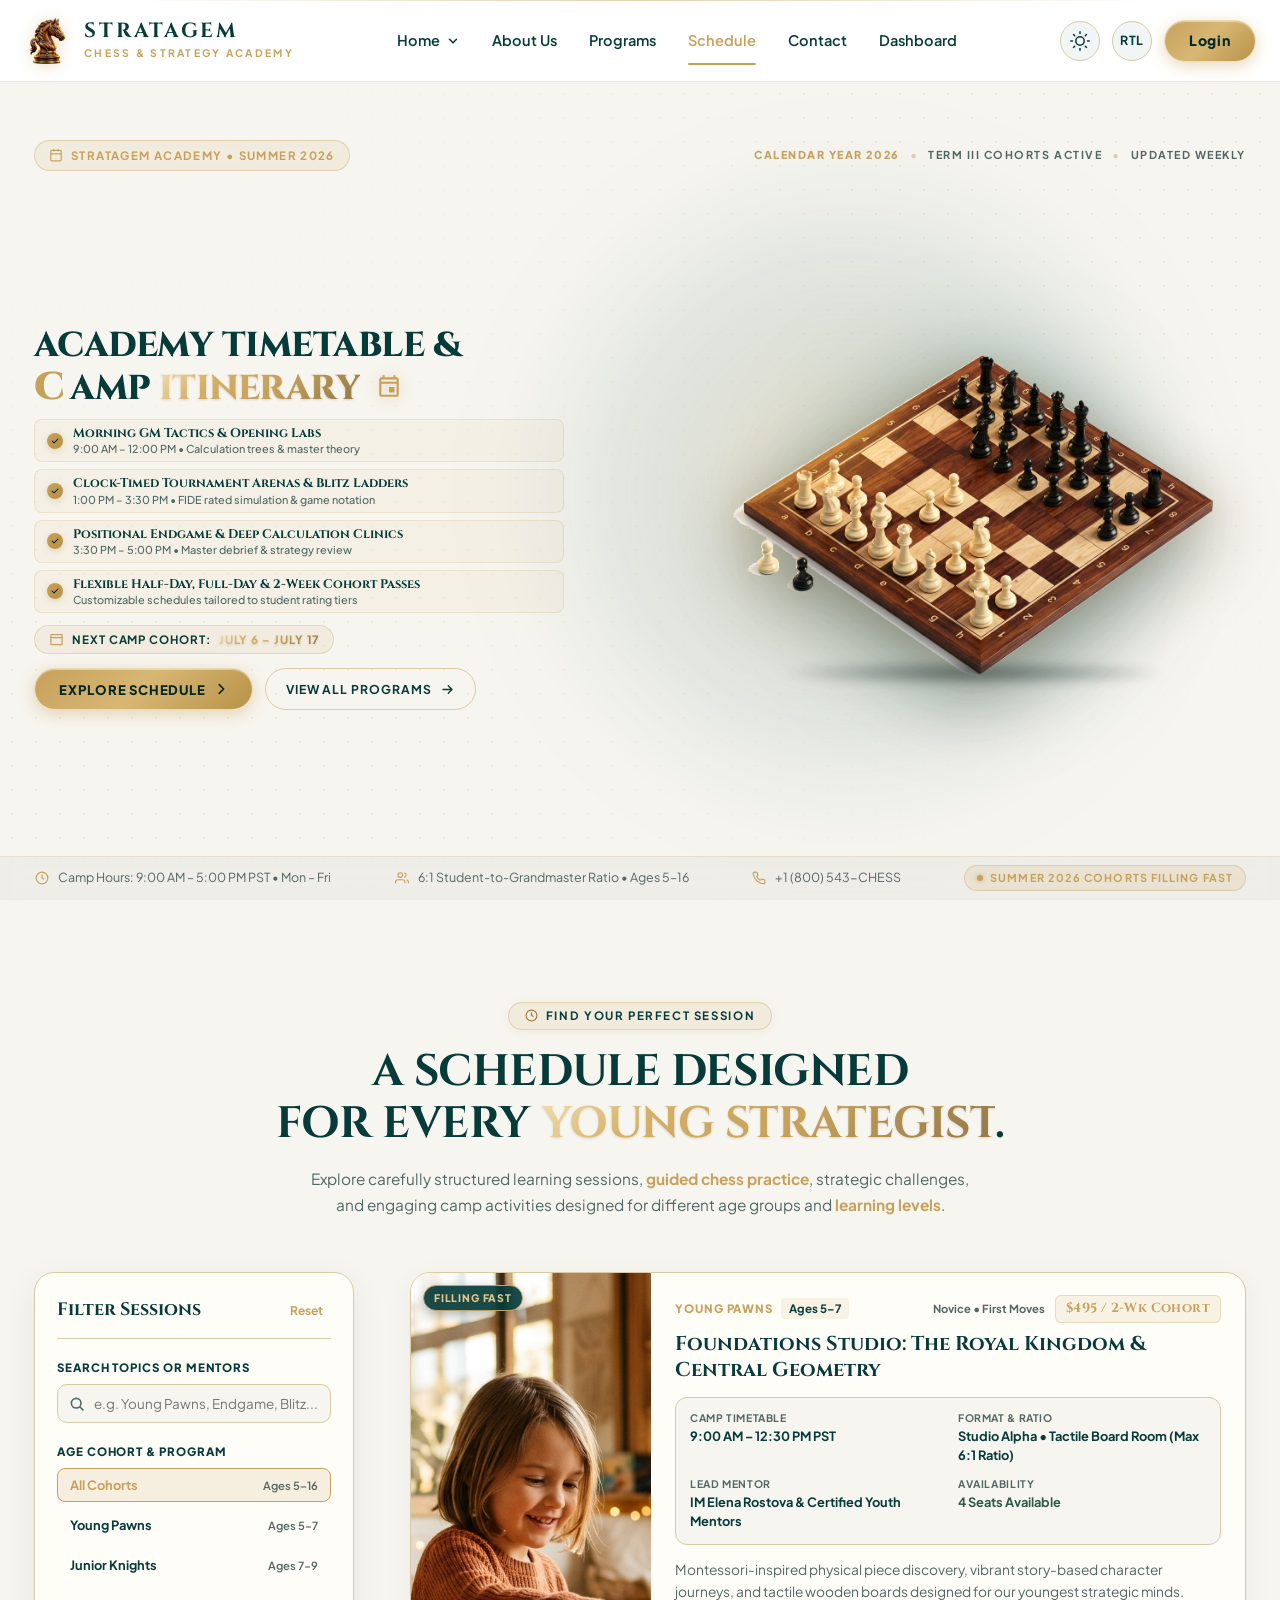
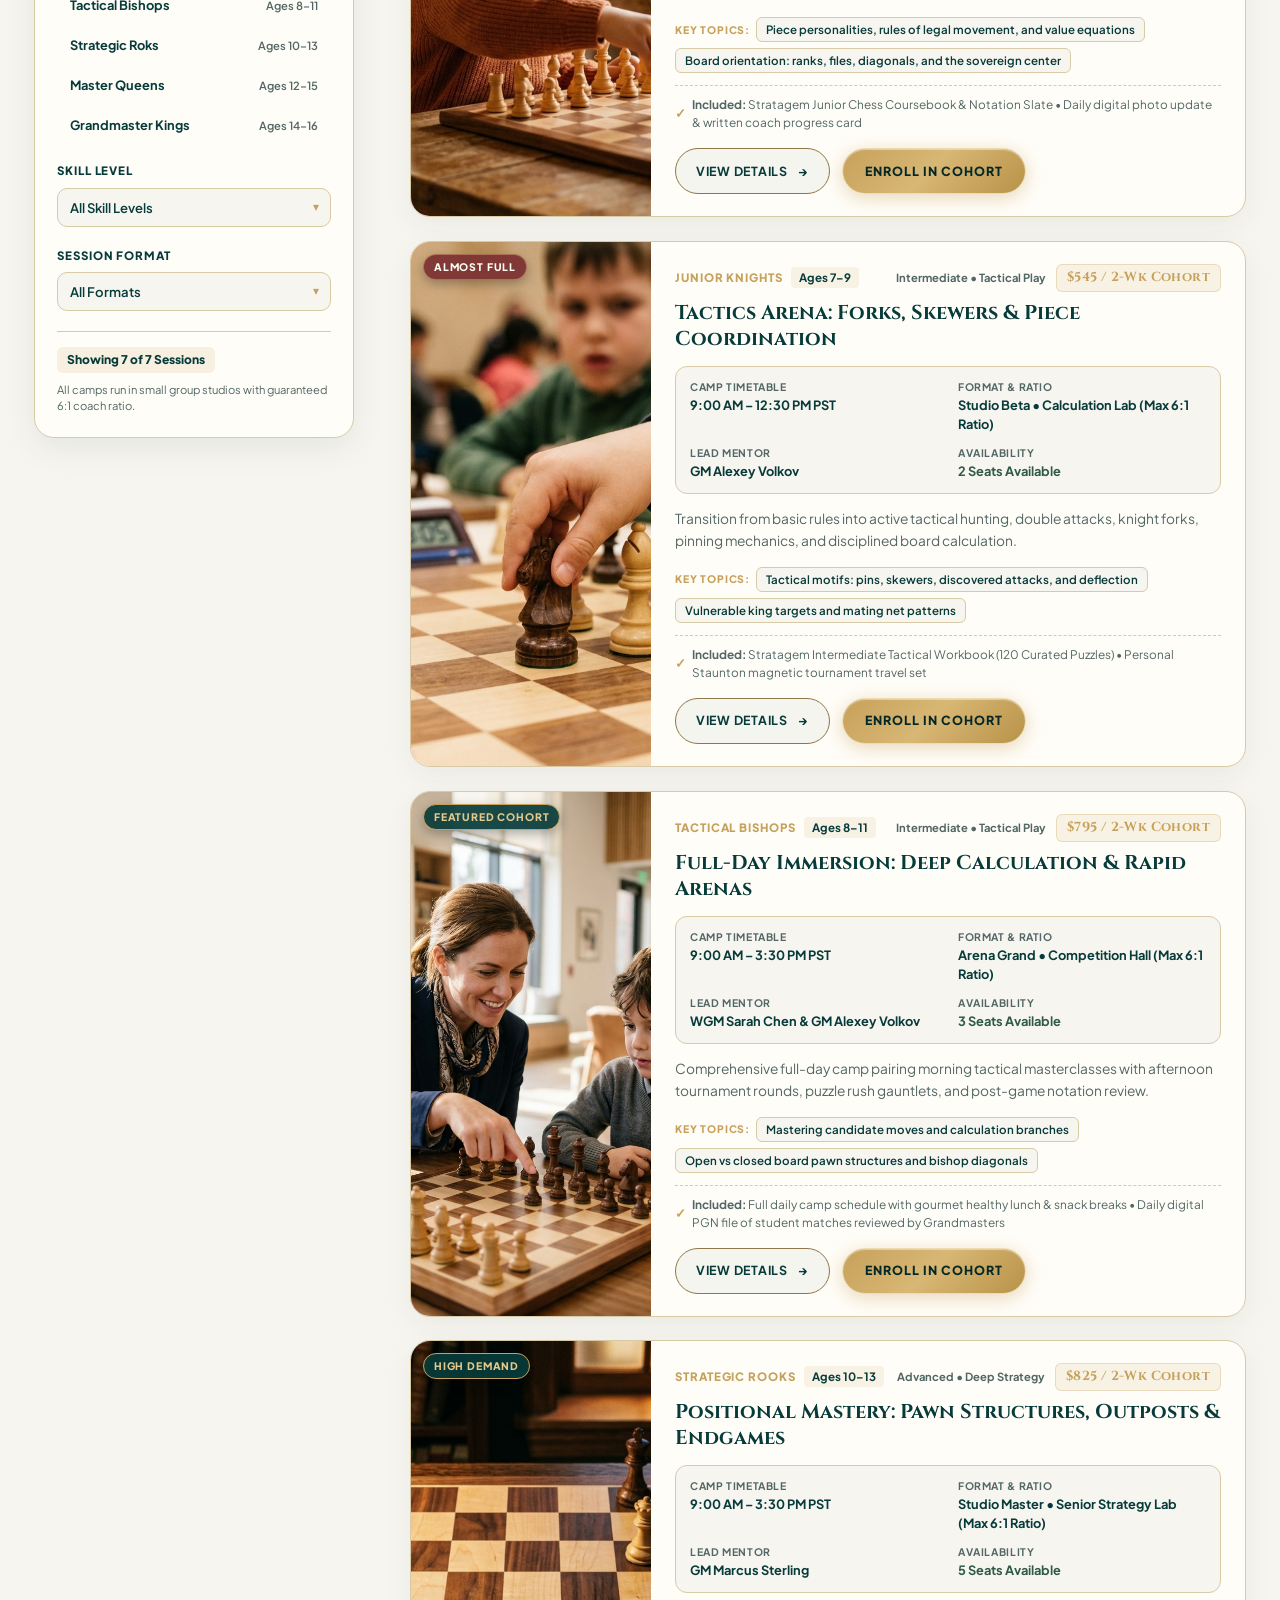
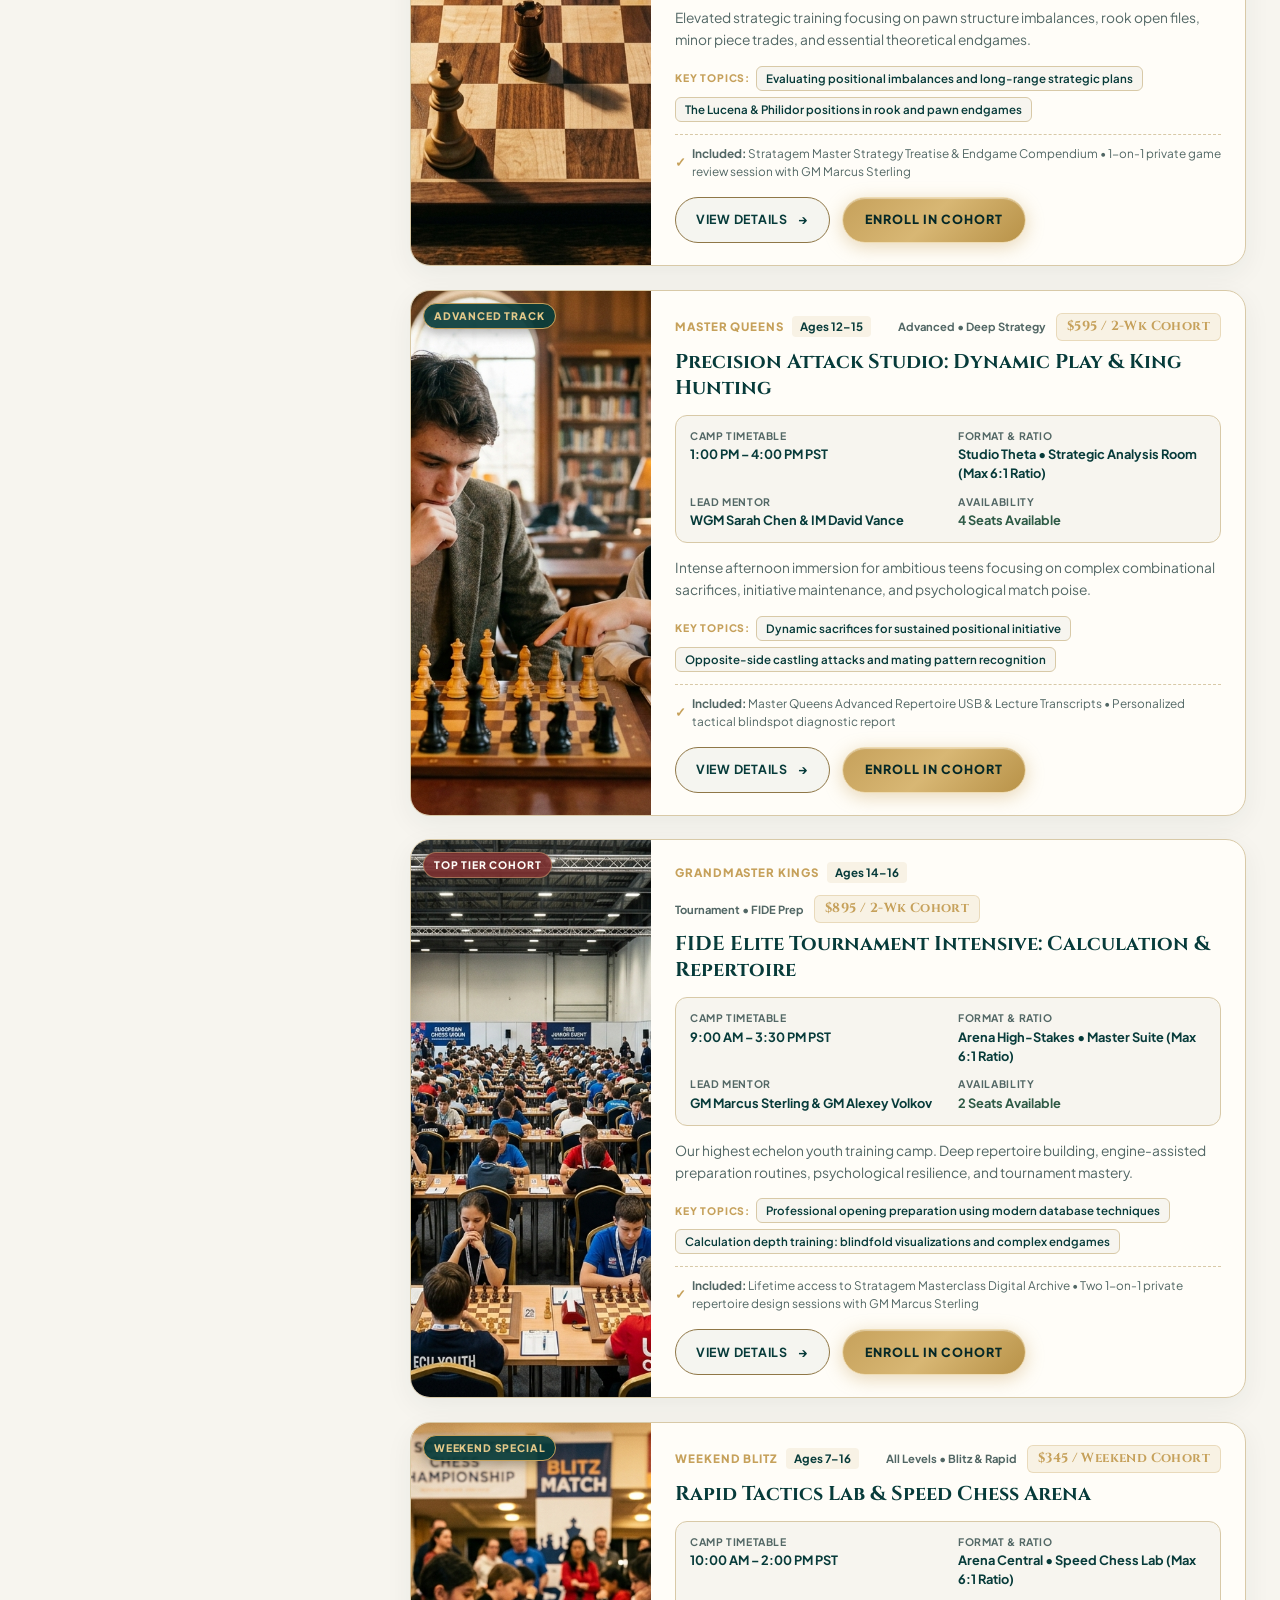
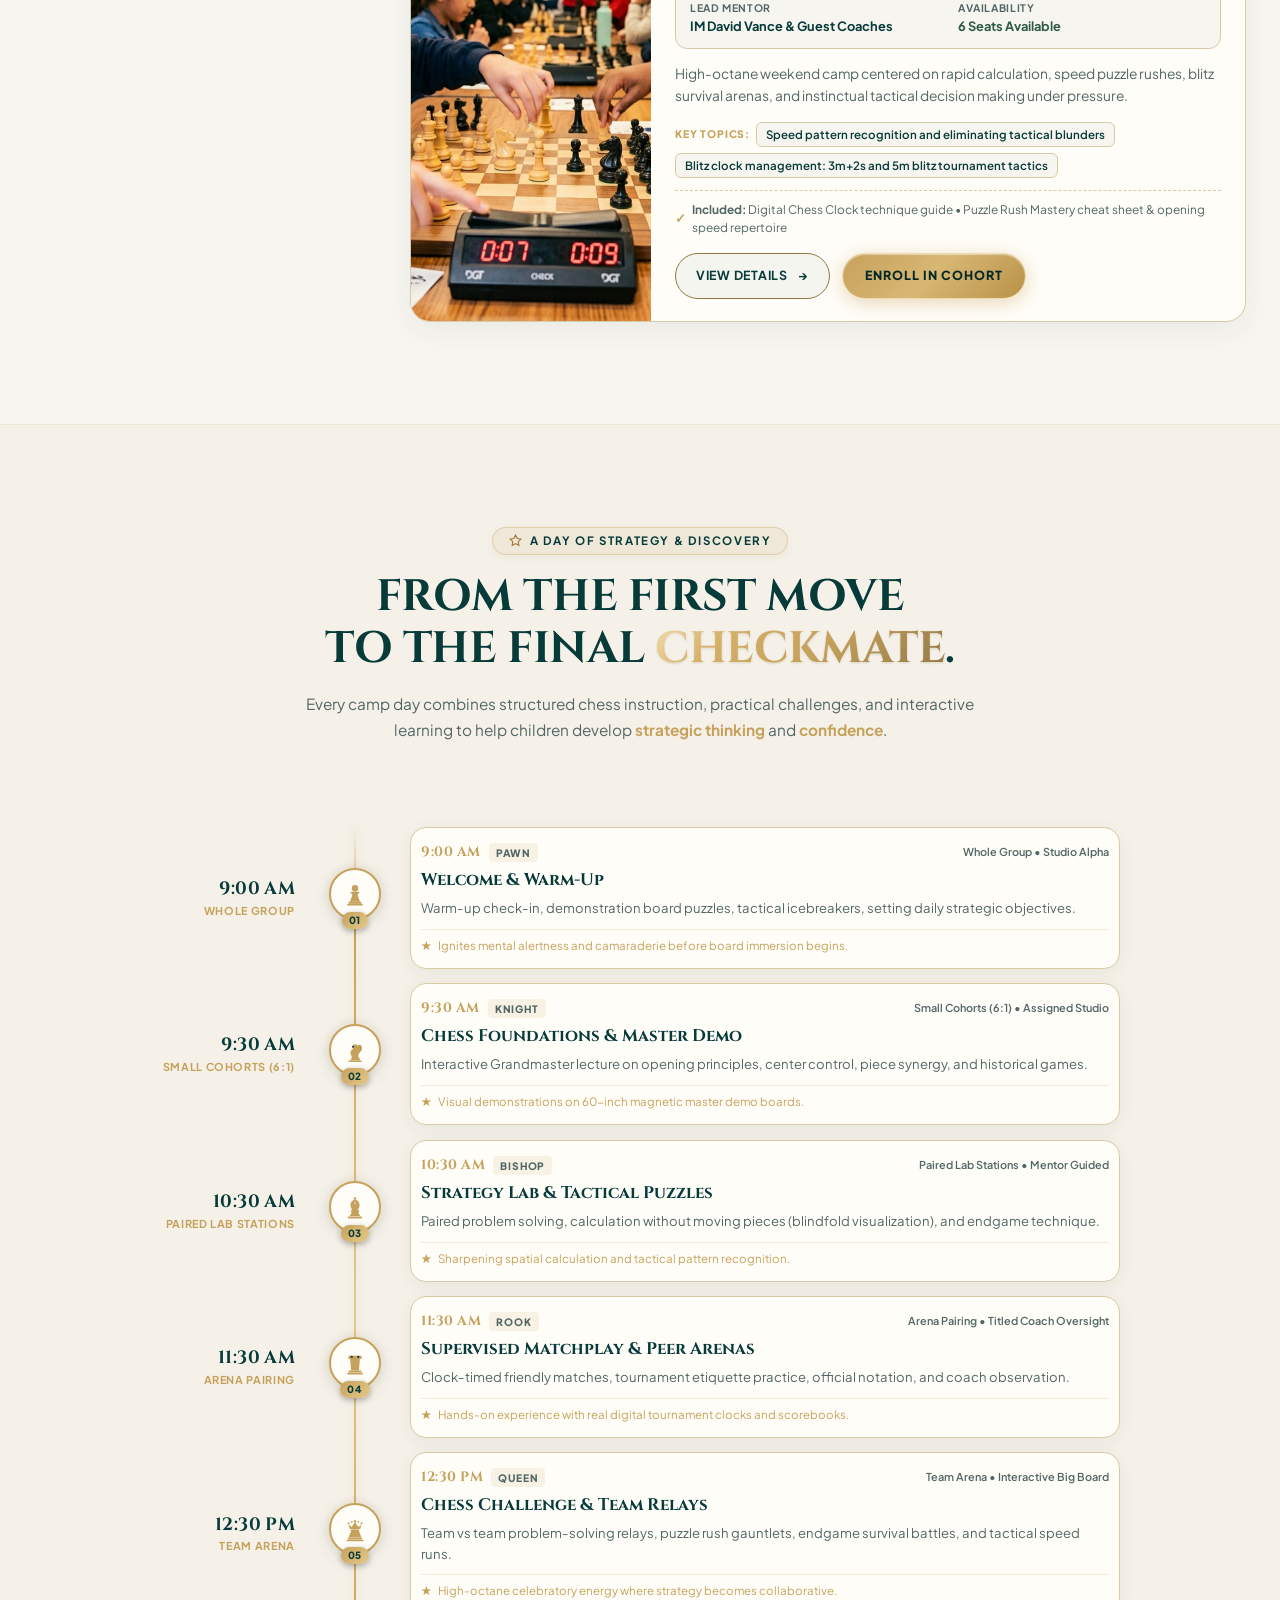
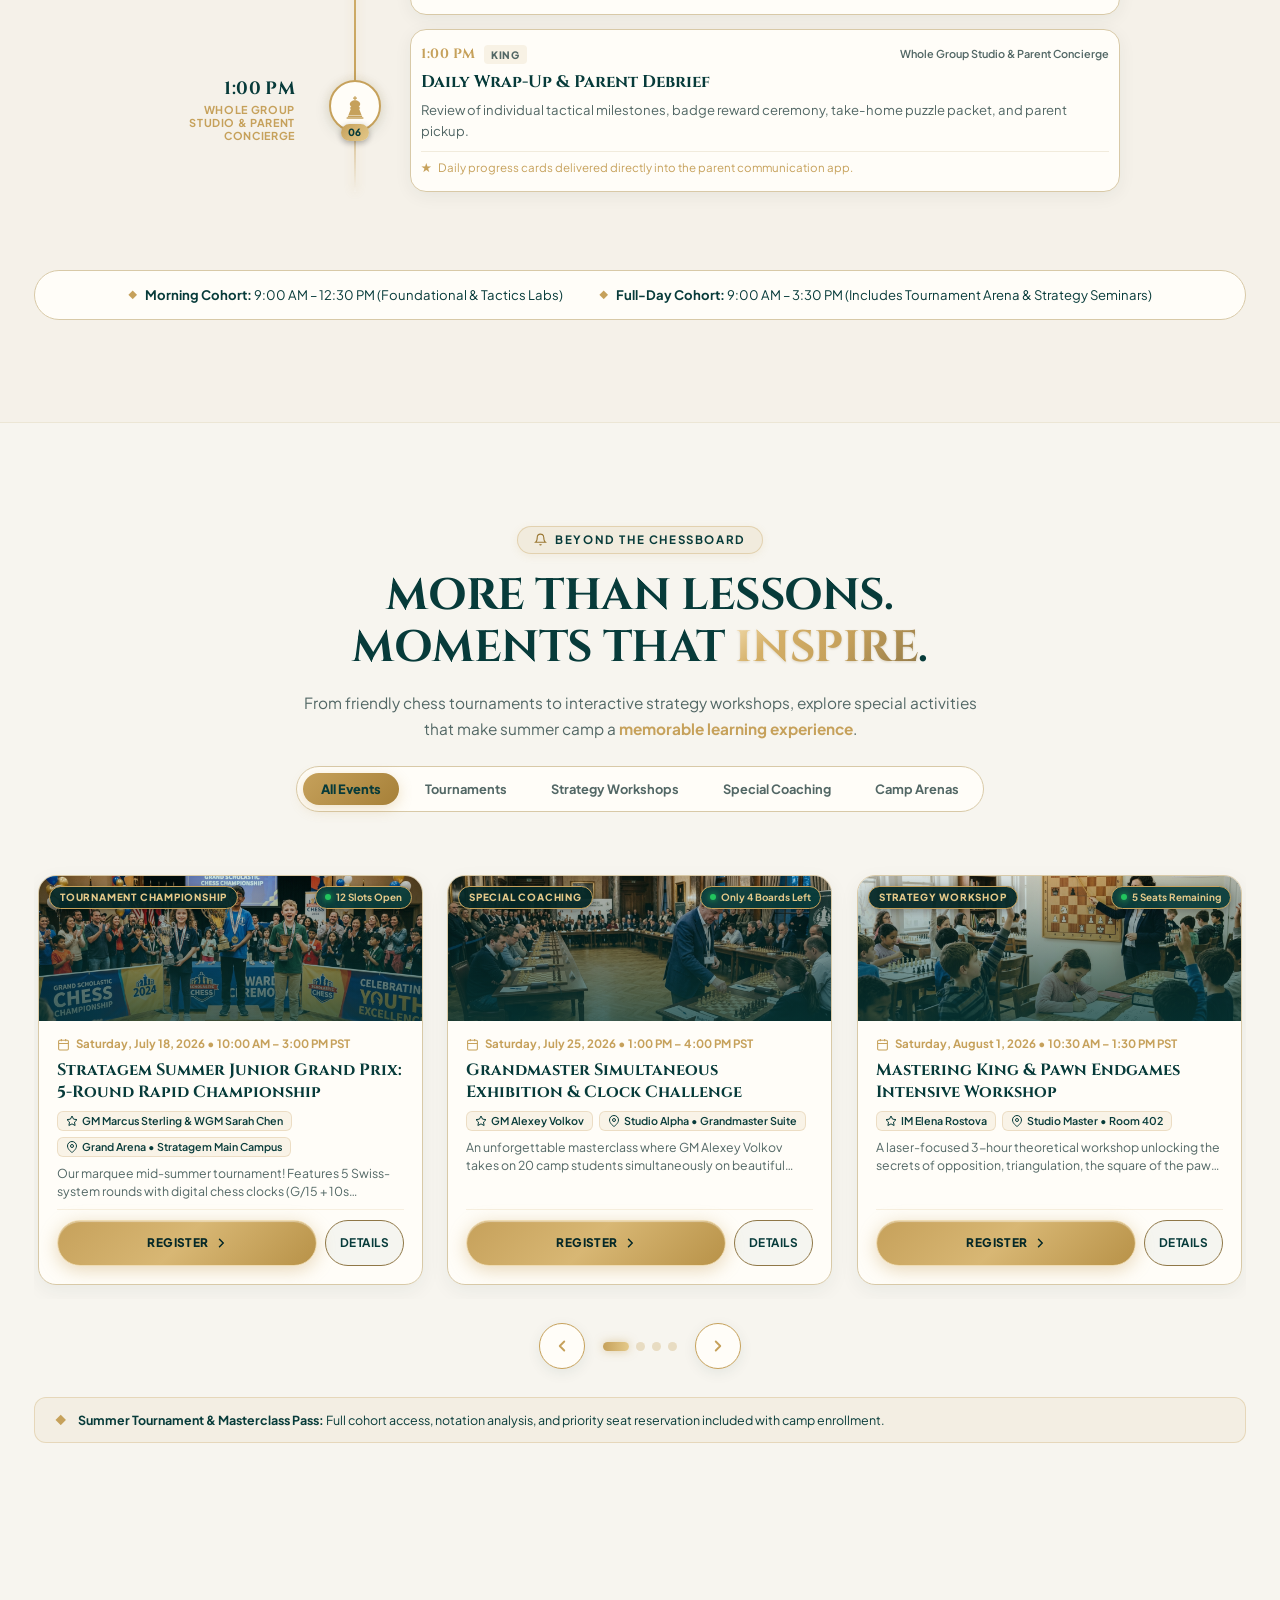
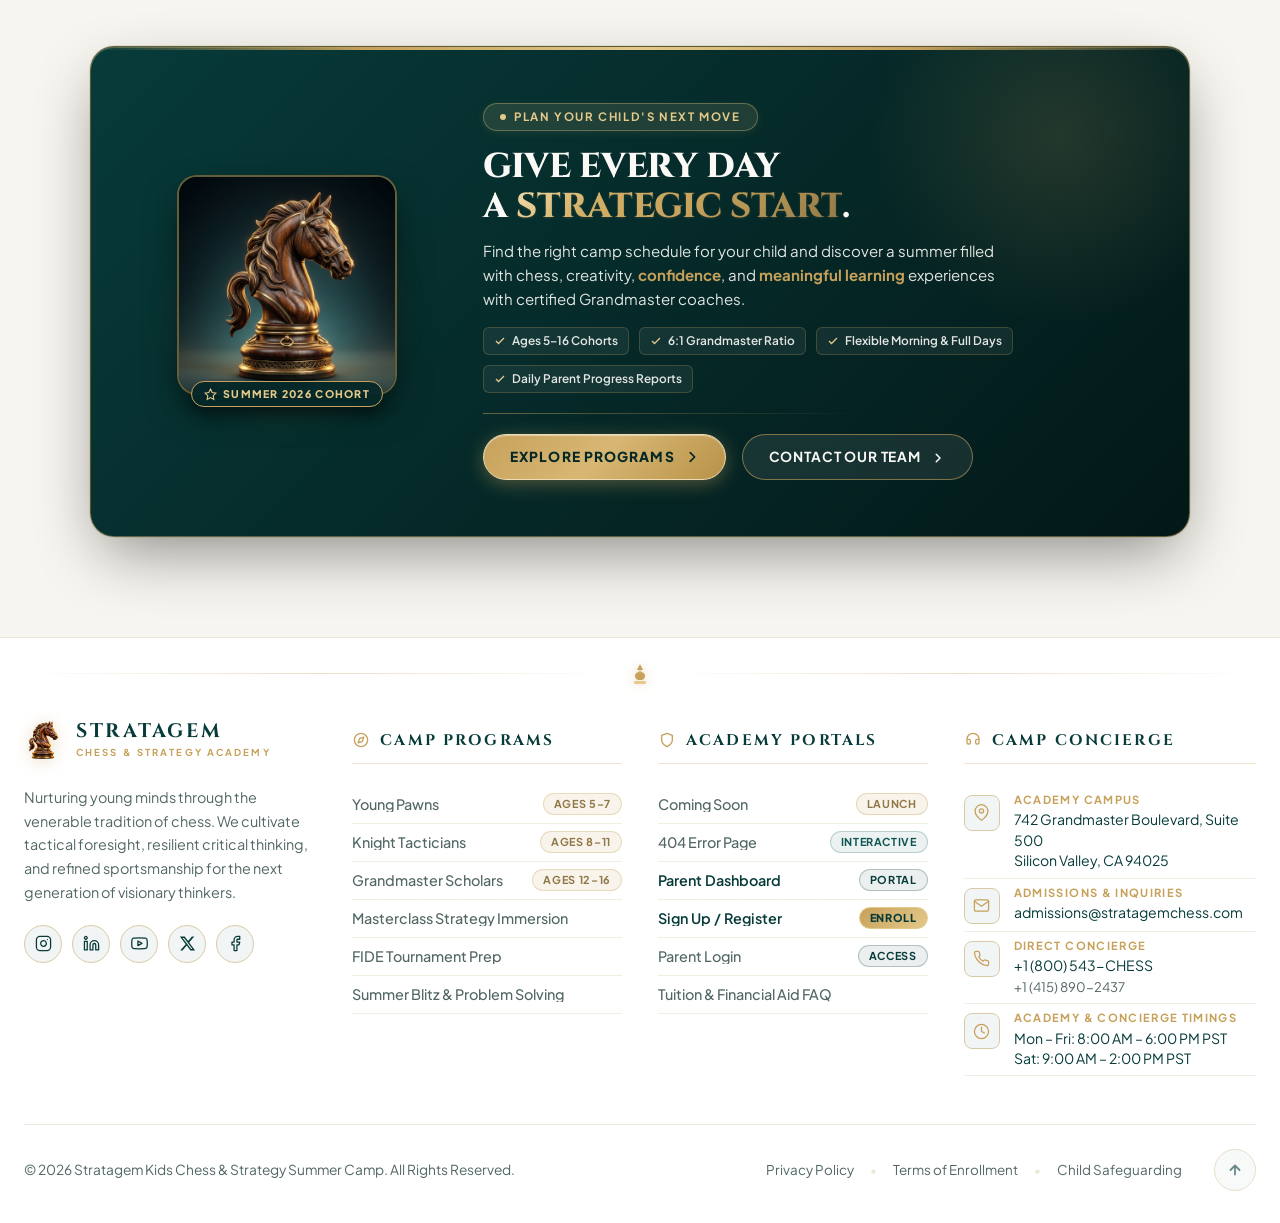
<file: schedule.html>
<!DOCTYPE html>
<html lang="en" data-theme="light" dir="ltr">

<head>
  <meta charset="UTF-8">
  <meta name="viewport" content="width=device-width, initial-scale=1.0">
  <title>Camp Schedule — Stratagem Kids Chess & Strategy Academy</title>

  <link rel="icon" type="image/png" sizes="32x32" href="assets/favicon-32x32.png">
  <link rel="icon" type="image/png" sizes="16x16" href="assets/favicon-16x16.png">
  <link rel="apple-touch-icon" sizes="180x180" href="assets/apple-touch-icon.png">
  <link rel="shortcut icon" href="favicon.ico">
  <meta name="description"
    content="Explore summer camp sessions, age-cohort daily timetables, masterclasses, rapid tournaments, and special coaching events at Stratagem Kids Chess & Strategy Academy.">

  <link rel="preconnect" href="https://fonts.googleapis.com">
  <link rel="preconnect" href="https://fonts.gstatic.com" crossorigin>
  <link
    href="https://fonts.googleapis.com/css2?family=Cinzel:wght@500;600;700;800&family=Cormorant+Garamond:ital,wght@0,500;0,600;1,400&family=Plus+Jakarta+Sans:wght@400;500;600;700;800&display=swap"
    rel="stylesheet">

  <link rel="stylesheet" href="navigation/header.css">
  <link rel="stylesheet" href="navigation/footer.css">

  <link rel="stylesheet" href="schedule.css">

  <script defer src="navigation/header.js"></script>
  <script defer src="navigation/footer.js"></script>
  <script defer src="schedule.js"></script>
</head>

<body>

  <header class="strata-header" id="strataHeader">
    <div class="strata-header-glow"></div>
    <div class="strata-header-container">

      <a href="index.html" class="strata-brand" aria-label="Stratagem Kids Chess & Strategy Academy Home">
        <div class="brand-crest-wrapper">
          <img src="assets/knight-logo.png" alt="Stratagem Chess Academy Knight Logo" class="brand-crest">
        </div>
        <div class="brand-text-block">
          <span class="brand-title">STRATAGEM</span>
          <span class="brand-tagline">CHESS &amp; STRATEGY ACADEMY</span>
        </div>
      </a>

      <nav class="strata-nav-desktop" id="desktopNav" aria-label="Main Navigation">
        <ul class="nav-list">

          <li class="nav-item has-dropdown" id="navHomeDropdown">
            <button class="nav-link dropdown-toggle" aria-expanded="false" aria-haspopup="true">
              <span class="nav-text">Home</span>
              <svg class="dropdown-chevron" viewBox="0 0 16 16" fill="none" xmlns="http://www.w3.org/2000/svg"
                aria-hidden="true">
                <path d="M4 6L8 10L12 6" stroke="currentColor" stroke-width="1.8" stroke-linecap="round"
                  stroke-linejoin="round" />
              </svg>
            </button>

            <div class="dropdown-menu">
              <div class="dropdown-accent-line"></div>
              <ul class="dropdown-list">
                <li>
                  <a href="index.html" class="dropdown-item">
                    <div class="dropdown-icon-box">
                      <svg viewBox="0 0 20 20" fill="none" stroke="currentColor" stroke-width="1.5">
                        <path d="M3 8.5L10 3L17 8.5V17H3V8.5Z" stroke-linecap="round" stroke-linejoin="round" />
                        <path d="M8 17V11H12V17" stroke-linecap="round" />
                      </svg>
                    </div>
                    <div class="dropdown-content">
                      <span class="dropdown-title">Home 1 — Academy Overview</span>
                      <span class="dropdown-desc">Grandmaster coaches, curriculum & campus philosophy</span>
                    </div>
                  </a>
                </li>
                <li>
                  <a href="home2.html" class="dropdown-item highlighted">
                    <div class="dropdown-icon-box">
                      <svg viewBox="0 0 20 20" fill="none" stroke="currentColor" stroke-width="1.5">
                        <path d="M10 2L12.5 7L18 8L14 12L15 17.5L10 15L5 17.5L6 12L2 8L7.5 7L10 2Z"
                          stroke-linecap="round" stroke-linejoin="round" />
                      </svg>
                    </div>
                    <div class="dropdown-content">
                      <span class="dropdown-title">
                        Home 2 — Summer Camp Edition
                        <span class="dropdown-badge">Exclusive</span>
                      </span>
                      <span class="dropdown-desc">Intensive camps, tactics workshops & tournament arenas</span>
                    </div>
                  </a>
                </li>
              </ul>
            </div>
          </li>

          <li class="nav-item">
            <a href="instructors.html" class="nav-link">
              <span class="nav-text">About Us</span>
            </a>
          </li>

          <li class="nav-item">
            <a href="programs.html" class="nav-link">
              <span class="nav-text">Programs</span>
            </a>
          </li>

          <li class="nav-item">
            <a href="schedule.html" class="nav-link active" aria-current="page">
              <span class="nav-text">Schedule</span>
            </a>
          </li>

          <li class="nav-item">
            <a href="contact.html" class="nav-link">
              <span class="nav-text">Contact</span>
            </a>
          </li>

          <li class="nav-item">
            <a href="./dashboard.html" class="nav-link">
              <span class="nav-text">Dashboard</span>
            </a>
          </li>

        </ul>
      </nav>

      <div class="strata-controls">

        <button class="control-btn theme-toggle-btn circle-btn" id="themeToggleBtn" type="button"
          aria-label="Toggle visual theme between Light and Dark mode" title="Toggle Light / Dark Mode">
          <div class="icon-toggle-wrapper">
            <svg class="theme-icon icon-sun" viewBox="0 0 24 24" fill="none" stroke="currentColor" stroke-width="1.8"
              stroke-linecap="round" stroke-linejoin="round" aria-hidden="true">
              <circle cx="12" cy="12" r="5"></circle>
              <line x1="12" y1="1" x2="12" y2="3"></line>
              <line x1="12" y1="21" x2="12" y2="23"></line>
              <line x1="4.22" y1="4.22" x2="5.64" y2="5.64"></line>
              <line x1="18.36" y1="18.36" x2="19.78" y2="19.78"></line>
              <line x1="1" y1="12" x2="3" y2="12"></line>
              <line x1="21" y1="12" x2="23" y2="12"></line>
              <line x1="4.22" y1="19.78" x2="5.64" y2="18.36"></line>
              <line x1="18.36" y1="5.64" x2="19.78" y2="4.22"></line>
            </svg>
            <svg class="theme-icon icon-moon" viewBox="0 0 24 24" fill="none" stroke="currentColor" stroke-width="1.8"
              stroke-linecap="round" stroke-linejoin="round" aria-hidden="true">
              <path d="M21 12.79A9 9 0 1 1 11.21 3 7 7 0 0 0 21 12.79z"></path>
            </svg>
          </div>
        </button>

        <button class="control-btn rtl-toggle-btn circle-btn" id="rtlToggleBtn" type="button"
          aria-label="Toggle reading direction between LTR and RTL" title="Toggle RTL">
          <span class="rtl-label" id="rtlLabel">RTL</span>
        </button>

        <a href="./login.html" class="strata-login-btn desktop-only" id="headerLoginBtn" aria-label="Login">
          <span class="btn-shimmer" aria-hidden="true"></span>
          <span class="btn-text">Login</span>
        </a>

        <button class="hamburger-btn" id="hamburgerBtn" type="button" aria-label="Open mobile navigation menu"
          aria-controls="mobileDrawer" aria-expanded="false">
          <span class="hamburger-box">
            <span class="hamburger-line line-1"></span>
            <span class="hamburger-line line-2"></span>
            <span class="hamburger-line line-3"></span>
          </span>
        </button>

      </div>

    </div>
  </header>

  <div class="strata-drawer-backdrop" id="drawerBackdrop" aria-hidden="true"></div>

  <aside class="strata-mobile-drawer" id="mobileDrawer" aria-label="Mobile Navigation" aria-hidden="true">
    <div class="drawer-header">
      <div class="drawer-brand">
        <span class="drawer-brand-title">STRATAGEM</span>
        <span class="drawer-brand-sub">KIDS CHESS &amp; STRATEGY</span>
      </div>
      <button class="drawer-close-btn" id="drawerCloseBtn" type="button" aria-label="Close navigation menu">
        <svg viewBox="0 0 24 24" fill="none" stroke="currentColor" stroke-width="2" stroke-linecap="round"
          stroke-linejoin="round">
          <line x1="18" y1="6" x2="6" y2="18"></line>
          <line x1="6" y1="6" x2="18" y2="18"></line>
        </svg>
      </button>
    </div>

    <div class="drawer-body">
      <nav class="mobile-nav-menu">
        <ul class="mobile-nav-list">

          <li class="mobile-nav-item mobile-accordion" id="mobileHomeAccordion">
            <button class="mobile-nav-link accordion-toggle" aria-expanded="false">
              <span class="mobile-link-text">Home</span>
              <svg class="accordion-chevron" viewBox="0 0 16 16" fill="none" stroke="currentColor" stroke-width="2">
                <path d="M4 6L8 10L12 6" stroke-linecap="round" stroke-linejoin="round" />
              </svg>
            </button>
            <div class="accordion-panel">
              <a href="index.html" class="mobile-sublink">
                <span class="sublink-dot"></span>
                <span class="sublink-title">Home 1 — Academy Overview</span>
              </a>
              <a href="home2.html" class="mobile-sublink">
                <span class="sublink-dot"></span>
                <span class="sublink-title">Home 2 — Summer Camp Edition</span>
                <span class="sublink-tag">Featured</span>
              </a>
            </div>
          </li>

          <li class="mobile-nav-item">
            <a href="instructors.html" class="mobile-nav-link">
              <span class="mobile-link-text">About Us</span>
            </a>
          </li>

          <li class="mobile-nav-item">
            <a href="programs.html" class="mobile-nav-link">
              <span class="mobile-link-text">Programs</span>
            </a>
          </li>

          <li class="mobile-nav-item">
            <a href="schedule.html" class="mobile-nav-link active" aria-current="page">
              <span class="mobile-link-text">Schedule</span>
            </a>
          </li>

          <li class="mobile-nav-item">
            <a href="contact.html" class="mobile-nav-link">
              <span class="mobile-link-text">Contact</span>
            </a>
          </li>

          <li class="mobile-nav-item">
            <a href="./dashboard.html" class="mobile-nav-link">
              <span class="mobile-link-text">Dashboard</span>
            </a>
          </li>

        </ul>
      </nav>

      <div class="drawer-footer-actions">
        <a href="./login.html" class="strata-login-btn mobile-drawer-login" id="drawerLoginBtn">
          <span>Login</span>
        </a>

        <div class="drawer-credentials-badge">
          <span class="cred-icon" aria-hidden="true">
            <svg class="cred-lucide" viewBox="0 0 24 24" fill="none" stroke="currentColor" stroke-width="2"
              stroke-linecap="round" stroke-linejoin="round">
              <circle cx="12" cy="8" r="6" />
              <path d="M15.477 12.89 17 22l-5-3-5 3 1.523-9.11" />
            </svg>
          </span>
          <span class="cred-text">FIDE Certified Grandmaster Mentors &bull; Summer 2026</span>
        </div>
      </div>
    </div>
  </aside>

  <main class="schedule-main" id="scheduleMain">

    <section class="sch-hero-section" id="scheduleHero" aria-labelledby="schHeroTitle">
      <div class="sch-hero-ambience" aria-hidden="true">
        <div class="sch-hero-radial-glow"></div>
        <div class="sch-hero-dot-wave"></div>
      </div>

      <div class="sch-container sch-top-meta-row">
        <div class="sch-top-brand-pill">
          <span class="sch-pill-icon" aria-hidden="true">
            <svg viewBox="0 0 24 24" fill="none" stroke="currentColor" stroke-width="2">
              <rect x="3" y="4" width="18" height="18" rx="2" ry="2" />
              <line x1="16" y1="2" x2="16" y2="6" />
              <line x1="8" y1="2" x2="8" y2="6" />
              <line x1="3" y1="10" x2="21" y2="10" />
            </svg>
          </span>
          <span>STRATAGEM ACADEMY &bull; SUMMER 2026</span>
        </div>

        <div class="sch-top-right-meta">
          <span class="meta-season">CALENDAR YEAR 2026</span>
          <span class="meta-sep">&bull;</span>
          <span class="meta-term">TERM III COHORTS ACTIVE</span>
          <span class="meta-sep">&bull;</span>
          <span class="meta-updated">UPDATED WEEKLY</span>
        </div>
      </div>

      <div class="sch-container sch-hero-container-inner">
        <div class="sch-hero-grid-split">

          <div class="sch-hero-col-left reveal-on-scroll">
            <h1 class="sch-hero-title" id="schHeroTitle">
              <span class="title-row-first">ACADEMY TIMETABLE &amp;</span>
              <span class="title-row-second">
                <span class="title-initial-accent">C</span>AMP <span class="highlight-gold">ITINERARY</span>
                <span class="title-accent-icon" aria-hidden="true">
                  <svg viewBox="0 0 24 24" fill="currentColor">
                    <path d="M19 4h-1V2h-2v2H8V2H6v2H5c-1.11 0-1.99.9-1.99 2L3 20a2 2 0 0 0 2 2h14c1.1 0 2-.9 2-2V6c0-1.1-.9-2-2-2zm0 16H5V10h14v10zm0-12H5V6h14v2zm-7 5h5v5h-5v-5z"/>
                  </svg>
                </span>
              </span>
            </h1>

            <div class="sch-feature-checklist" aria-label="Schedule Key Features">
              <div class="sch-check-item">
                <span class="sch-check-icon" aria-hidden="true">
                  <svg viewBox="0 0 20 20" fill="currentColor">
                    <path fill-rule="evenodd" d="M16.707 5.293a1 1 0 010 1.414l-8 8a1 1 0 01-1.414 0l-4-4a1 1 0 011.414-1.414L8 12.586l7.293-7.293a1 1 0 011.414 0z" clip-rule="evenodd" />
                  </svg>
                </span>
                <div class="sch-check-text">
                  <strong>Morning GM Tactics &amp; Opening Labs</strong>
                  <span>9:00 AM – 12:00 PM &bull; Calculation trees &amp; master theory</span>
                </div>
              </div>

              <div class="sch-check-item">
                <span class="sch-check-icon" aria-hidden="true">
                  <svg viewBox="0 0 20 20" fill="currentColor">
                    <path fill-rule="evenodd" d="M16.707 5.293a1 1 0 010 1.414l-8 8a1 1 0 01-1.414 0l-4-4a1 1 0 011.414-1.414L8 12.586l7.293-7.293a1 1 0 011.414 0z" clip-rule="evenodd" />
                  </svg>
                </span>
                <div class="sch-check-text">
                  <strong>Clock-Timed Tournament Arenas &amp; Blitz Ladders</strong>
                  <span>1:00 PM – 3:30 PM &bull; FIDE rated simulation &amp; game notation</span>
                </div>
              </div>

              <div class="sch-check-item">
                <span class="sch-check-icon" aria-hidden="true">
                  <svg viewBox="0 0 20 20" fill="currentColor">
                    <path fill-rule="evenodd" d="M16.707 5.293a1 1 0 010 1.414l-8 8a1 1 0 01-1.414 0l-4-4a1 1 0 011.414-1.414L8 12.586l7.293-7.293a1 1 0 011.414 0z" clip-rule="evenodd" />
                  </svg>
                </span>
                <div class="sch-check-text">
                  <strong>Positional Endgame &amp; Deep Calculation Clinics</strong>
                  <span>3:30 PM – 5:00 PM &bull; Master debrief &amp; strategy review</span>
                </div>
              </div>

              <div class="sch-check-item">
                <span class="sch-check-icon" aria-hidden="true">
                  <svg viewBox="0 0 20 20" fill="currentColor">
                    <path fill-rule="evenodd" d="M16.707 5.293a1 1 0 010 1.414l-8 8a1 1 0 01-1.414 0l-4-4a1 1 0 011.414-1.414L8 12.586l7.293-7.293a1 1 0 011.414 0z" clip-rule="evenodd" />
                  </svg>
                </span>
                <div class="sch-check-text">
                  <strong>Flexible Half-Day, Full-Day &amp; 2-Week Cohort Passes</strong>
                  <span>Customizable schedules tailored to student rating tiers</span>
                </div>
              </div>
            </div>
            <div class="sch-hero-badge sch-badge-camp">
              <span class="badge-icon" aria-hidden="true">
                <svg viewBox="0 0 24 24" fill="currentColor" width="16" height="16">
                  <path d="M20 3H4a2 2 0 0 0-2 2v14a2 2 0 0 0 2 2h16a2 2 0 0 0 2-2V5a2 2 0 0 0-2-2zm0 16H4V10h16v9zM4 8V5h16v3H4z"/>
                </svg>
              </span>
              <span>NEXT CAMP COHORT:</span>
              <span class="highlight-gold">JULY 6 – JULY 17</span>
            </div>
            <div class="sch-hero-actions">
              <a href="#scheduleExplorer" class="sch-btn-gold" id="heroExploreBtn">
                <span class="btn-shimmer" aria-hidden="true"></span>
                <span class="btn-text">EXPLORE SCHEDULE</span>
                <svg viewBox="0 0 16 16" fill="none" stroke="currentColor" stroke-width="2" width="14" height="14" aria-hidden="true">
                  <path d="M6 3L11 8L6 13" stroke-linecap="round" stroke-linejoin="round" />
                </svg>
              </a>
              <a href="programs.html" class="sch-btn-outline">
                <span>VIEW ALL PROGRAMS</span>
                <svg viewBox="0 0 20 20" fill="none" stroke="currentColor" stroke-width="1.8" width="15" height="15" aria-hidden="true">
                  <path d="M4 10h12M11 5l5 5-5 5" stroke-linecap="round" stroke-linejoin="round" />
                </svg>
              </a>
            </div>
          </div>

          <div class="sch-hero-col-right reveal-on-scroll delay-1">
            <div class="sch-board-stage" id="schBoardStage">
              <div class="sch-board-aura" aria-hidden="true"></div>

              <div class="sch-board-sticker-wrap">
                <img src="assets/chess-board-sticker.png"
                  alt="3D Handcrafted wooden isometric chessboard with pieces set up for tournament play and side pawns"
                  class="sch-board-sticker"
                  width="1131"
                  height="752"
                  loading="eager">

                <div class="sch-board-shadow" aria-hidden="true"></div>
              </div>
            </div>
          </div>

        </div>
      </div>

      <div class="sch-hero-bottom-bar" aria-label="Camp quick facts and location">
        <div class="sch-container sch-bottom-inner">
          <div class="sch-bottom-item">
            <span class="bottom-item-icon" aria-hidden="true">
              <svg viewBox="0 0 24 24" fill="none" stroke="currentColor" stroke-width="2">
                <circle cx="12" cy="12" r="10" />
                <polyline points="12 6 12 12 16 14" />
              </svg>
            </span>
            <span class="bottom-item-text">Camp Hours: 9:00 AM &ndash; 5:00 PM PST &bull; Mon &ndash; Fri</span>
          </div>

          <div class="sch-bottom-item">
            <span class="bottom-item-icon" aria-hidden="true">
              <svg viewBox="0 0 24 24" fill="none" stroke="currentColor" stroke-width="2">
                <path d="M17 21v-2a4 4 0 0 0-4-4H5a4 4 0 0 0-4 4v2"></path>
                <circle cx="9" cy="7" r="4"></circle>
                <path d="M23 21v-2a4 4 0 0 0-3-3.87"></path>
                <path d="M16 3.13a4 4 0 0 1 0 7.75"></path>
              </svg>
            </span>
            <span class="bottom-item-text">6:1 Student-to-Grandmaster Ratio &bull; Ages 5&ndash;16</span>
          </div>

          <div class="sch-bottom-item desktop-only">
            <span class="bottom-item-icon" aria-hidden="true">
              <svg viewBox="0 0 24 24" fill="none" stroke="currentColor" stroke-width="2">
                <path d="M22 16.92v3a2 2 0 0 1-2.18 2 19.79 19.79 0 0 1-8.63-3.07 19.5 19.5 0 0 1-6-6 19.79 19.79 0 0 1-3.07-8.67A2 2 0 0 1 4.11 2h3a2 2 0 0 1 2 1.72 12.84 12.84 0 0 0 .7 2.81 2 2 0 0 1-.45 2.11L8.09 9.91a16 16 0 0 0 6 6l1.27-1.27a2 2 0 0 1 2.11-.45 12.84 12.84 0 0 0 2.81.7A2 2 0 0 1 22 16.92z"></path>
              </svg>
            </span>
            <a href="tel:+18005432437" class="bottom-item-link">+1 (800) 543-CHESS</a>
          </div>

          <div class="sch-bottom-cohort-badge">
            <span class="cohort-pulse-dot" aria-hidden="true"></span>
            <span>SUMMER 2026 COHORTS FILLING FAST</span>
          </div>
        </div>
      </div>
    </section>

    <section class="sch-explorer-section" id="scheduleExplorer" aria-labelledby="explorerHeading">
      <div class="sch-container">

        <div class="sch-section-header text-center reveal-on-scroll">
          <div class="sch-eyebrow centered">
            <span class="sch-eyebrow-pip" aria-hidden="true">
              <svg viewBox="0 0 24 24" fill="none" stroke="currentColor" stroke-width="2">
                <circle cx="12" cy="12" r="10" />
                <polyline points="12 6 12 12 16 14" />
              </svg>
            </span>
            <span>FIND YOUR PERFECT SESSION</span>
          </div>

          <h2 class="sch-section-title" id="explorerHeading">
            A SCHEDULE DESIGNED<br>FOR EVERY <span class="highlight-gold">YOUNG STRATEGIST</span>.
          </h2>

          <p class="sch-section-subtitle">
            Explore carefully structured learning sessions, <span class="highlight-gold-subtle">guided chess
              practice</span>, strategic challenges, and engaging camp activities designed for different age groups and
            <span class="highlight-gold-subtle">learning levels</span>.
          </p>
        </div>

        <div class="sch-explorer-layout">

          <aside class="sch-filter-sidebar reveal-on-scroll">
            <div class="sch-filter-card">

              <div class="filter-card-header">
                <h3 class="filter-card-title">Filter Sessions</h3>
                <button type="button" class="filter-reset-btn" id="filterResetBtn"
                  title="Reset all schedule filters">Reset</button>
              </div>

              <div class="filter-group">
                <label class="filter-label" for="schSearchInput">Search Topics or Mentors</label>
                <div class="search-input-wrap">
                  <svg viewBox="0 0 20 20" fill="none" stroke="currentColor" stroke-width="2" class="search-icon"
                    aria-hidden="true">
                    <circle cx="9" cy="9" r="6" />
                    <line x1="13.5" y1="13.5" x2="18" y2="18" />
                  </svg>
                  <input type="text" id="schSearchInput" class="filter-search-input"
                    placeholder="e.g. Young Pawns, Endgame, Blitz...">
                </div>
              </div>

              <div class="filter-group">
                <span class="filter-label">Age Cohort &amp; Program</span>
                <div class="cohort-filter-pills" id="cohortFilterPills" role="radiogroup"
                  aria-label="Select age cohort">
                  <button type="button" class="cohort-pill active" data-cohort="all" aria-checked="true" role="radio">
                    <span class="pill-name">All Cohorts</span>
                    <span class="pill-age">Ages 5–16</span>
                  </button>
                  <button type="button" class="cohort-pill" data-cohort="young-pawns" aria-checked="false" role="radio">
                    <span class="pill-name">Young Pawns</span>
                    <span class="pill-age">Ages 5–7</span>
                  </button>
                  <button type="button" class="cohort-pill" data-cohort="junior-knights" aria-checked="false"
                    role="radio">
                    <span class="pill-name">Junior Knights</span>
                    <span class="pill-age">Ages 7–9</span>
                  </button>
                  <button type="button" class="cohort-pill" data-cohort="tactical-bishops" aria-checked="false"
                    role="radio">
                    <span class="pill-name">Tactical Bishops</span>
                    <span class="pill-age">Ages 8–11</span>
                  </button>
                  <button type="button" class="cohort-pill" data-cohort="strategic-rooks" aria-checked="false"
                    role="radio">
                    <span class="pill-name">Strategic Roks</span>
                    <span class="pill-age">Ages 10–13</span>
                  </button>
                  <button type="button" class="cohort-pill" data-cohort="master-queens" aria-checked="false"
                    role="radio">
                    <span class="pill-name">Master Queens</span>
                    <span class="pill-age">Ages 12–15</span>
                  </button>
                  <button type="button" class="cohort-pill" data-cohort="grandmaster-kings" aria-checked="false"
                    role="radio">
                    <span class="pill-name">Grandmaster Kings</span>
                    <span class="pill-age">Ages 14–16</span>
                  </button>
                </div>
              </div>

              <div class="filter-group">
                <label class="filter-label" for="schLevelSelect">Skill Level</label>
                <div class="select-wrapper">
                  <select id="schLevelSelect" class="filter-select">
                    <option value="all">All Skill Levels</option>
                    <option value="novice">Novice &bull; First Moves</option>
                    <option value="intermediate">Intermediate &bull; Tactical Play</option>
                    <option value="advanced">Advanced &bull; Deep Strategy</option>
                    <option value="tournament">Tournament &bull; FIDE Prep</option>
                  </select>
                  <span class="select-chevron" aria-hidden="true">&#9662;</span>
                </div>
              </div>

              <div class="filter-group">
                <label class="filter-label" for="schFormatSelect">Session Format</label>
                <div class="select-wrapper">
                  <select id="schFormatSelect" class="filter-select">
                    <option value="all">All Formats</option>
                    <option value="morning">Morning Intensive (9:00 AM – 12:30 PM)</option>
                    <option value="full-day">Full-Day Immersion (9:00 AM – 3:30 PM)</option>
                    <option value="afternoon">Afternoon Arena (1:00 PM – 4:00 PM)</option>
                    <option value="weekend">Weekend Blitz (10:00 AM – 2:00 PM)</option>
                  </select>
                  <span class="select-chevron" aria-hidden="true">&#9662;</span>
                </div>
              </div>

              <div class="filter-card-footer">
                <div class="results-badge" id="resultsCounter">Showing 6 Sessions</div>
                <p class="filter-micro-note">All camps run in small group studios with guaranteed 6:1 coach ratio.</p>
              </div>

            </div>
          </aside>

          <div class="sch-sessions-container">
            <div class="sch-sessions-feed" id="schSessionsFeed" aria-live="polite">

            </div>

            <div class="sch-empty-state" id="schEmptyState" hidden>
              <div class="empty-icon-box">
                <svg viewBox="0 0 24 24" fill="none" stroke="currentColor" stroke-width="1.6" width="36" height="36">
                  <rect x="3" y="4" width="18" height="18" rx="2" ry="2" />
                  <line x1="9" y1="9" x2="15" y2="15" />
                  <line x1="15" y1="9" x2="9" y2="15" />
                </svg>
              </div>
              <h4 class="empty-title">No Sessions Match Your Criteria</h4>
              <p class="empty-desc">We couldn't find any camp sessions matching your current filter selections. Try
                selecting another age cohort or resetting the filters.</p>
              <button type="button" class="sch-btn-primary empty-reset-btn" id="emptyResetBtn">
                <span>Reset All Filters</span>
              </button>
            </div>
          </div>

        </div>

      </div>
    </section>

    <section class="sch-daily-section" id="dailyTimeline" aria-labelledby="dailyHeading">
      <div class="sch-container">

        <div class="sch-section-header text-center reveal-on-scroll">
          <div class="sch-eyebrow centered">
            <span class="sch-eyebrow-pip" aria-hidden="true">
              <svg viewBox="0 0 24 24" fill="none" stroke="currentColor" stroke-width="2">
                <polygon
                  points="12 2 15.09 8.26 22 9.27 17 14.14 18.18 21.02 12 17.77 5.82 21.02 7 14.14 2 9.27 8.91 8.26 12 2" />
              </svg>
            </span>
            <span>A DAY OF STRATEGY &amp; DISCOVERY</span>
          </div>

          <h2 class="sch-section-title" id="dailyHeading">
            FROM THE FIRST MOVE<br>TO THE FINAL <span class="highlight-gold">CHECKMATE</span>.
          </h2>

          <p class="sch-section-subtitle">
            Every camp day combines structured chess instruction, practical challenges, and interactive learning to help
            children develop <span class="highlight-gold-subtle">strategic thinking</span> and <span
              class="highlight-gold-subtle">confidence</span>.
          </p>
        </div>

        <div class="sch-timeline-stage reveal-on-scroll">

          <div class="sch-timeline-axis" aria-hidden="true">
            <div class="sch-axis-line"></div>
          </div>

          <div class="sch-timeline-track" id="dailyTimelineTrack">

          </div>

        </div>

        <div class="sch-daily-meta-bar reveal-on-scroll delay-1">
          <div class="meta-bar-item">
            <span class="bar-icon" aria-hidden="true">&#9670;</span>
            <span><strong>Morning Cohort:</strong> 9:00 AM – 12:30 PM (Foundational &amp; Tactics Labs)</span>
          </div>
          <div class="meta-bar-item">
            <span class="bar-icon" aria-hidden="true">&#9670;</span>
            <span><strong>Full-Day Cohort:</strong> 9:00 AM – 3:30 PM (Includes Tournament Arena &amp; Strategy
              Seminars)</span>
          </div>
        </div>

      </div>
    </section>

    <section class="sch-events-section" id="specialEvents" aria-labelledby="eventsHeading">
      <div class="sch-container">

        <div class="sch-section-header text-center reveal-on-scroll">
          <div class="sch-eyebrow centered">
            <span class="sch-eyebrow-pip" aria-hidden="true">
              <svg viewBox="0 0 24 24" fill="none" stroke="currentColor" stroke-width="2">
                <path d="M18 8A6 6 0 0 0 6 8c0 7-3 9-3 9h18s-3-2-3-9" />
                <path d="M13.73 21a2 2 0 0 1-3.46 0" />
              </svg>
            </span>
            <span>BEYOND THE CHESSBOARD</span>
          </div>

          <h2 class="sch-section-title" id="eventsHeading">
            MORE THAN LESSONS.<br>MOMENTS THAT <span class="highlight-gold">INSPIRE</span>.
          </h2>

          <p class="sch-section-subtitle">
            From friendly chess tournaments to interactive strategy workshops, explore special activities that make
            summer camp a <span class="highlight-gold-subtle">memorable learning experience</span>.
          </p>

          <div class="sch-event-tabs-bar" role="tablist" aria-label="Event Categories">
            <button type="button" class="event-tab active" data-category="all" role="tab" aria-selected="true">
              <span>All Events</span>
            </button>
            <button type="button" class="event-tab" data-category="tournament" role="tab" aria-selected="false">
              <span>Tournaments</span>
            </button>
            <button type="button" class="event-tab" data-category="workshop" role="tab" aria-selected="false">
              <span>Strategy Workshops</span>
            </button>
            <button type="button" class="event-tab" data-category="masterclass" role="tab" aria-selected="false">
              <span>Special Coaching</span>
            </button>
            <button type="button" class="event-tab" data-category="activity" role="tab" aria-selected="false">
              <span>Camp Arenas</span>
            </button>
          </div>
        </div>

        <div class="sch-events-carousel-wrap" id="eventsGridContainer">

        </div>

      </div>
    </section>

    <section class="sch-cta-section" id="scheduleCta" aria-labelledby="schCtaTitle">
      <div class="sch-container">

        <div class="sch-cta-card reveal-on-scroll">
          <div class="sch-cta-glow" aria-hidden="true"></div>
          <div class="sch-cta-accent-line" aria-hidden="true"></div>

          <div class="sch-cta-layout">

            <div class="sch-cta-visual-col">
              <div class="sch-cta-knight-stage">
                <div class="sch-cta-knight-halo" aria-hidden="true"></div>
                <div class="sch-cta-knight-frame">
                  <img src="assets/luxury-knight.jpg"
                    alt="Handcrafted luxury Staunton chess knight sculpture in polished dark wood with brass accents"
                    class="sch-cta-knight-img" width="280" height="280" loading="lazy">
                </div>
                <div class="sch-cta-knight-tag">
                  <svg viewBox="0 0 24 24" fill="none" stroke="currentColor" stroke-width="2" width="13" height="13"
                    aria-hidden="true">
                    <polygon
                      points="12 2 15.09 8.26 22 9.27 17 14.14 18.18 21.02 12 17.77 5.82 21.02 7 14.14 2 9.27 8.91 8.26 12 2">
                    </polygon>
                  </svg>
                  <span>SUMMER 2026 COHORT</span>
                </div>
              </div>
            </div>

            <div class="sch-cta-content-col">

              <div class="sch-cta-eyebrow">
                <span class="sch-cta-eyebrow-dot" aria-hidden="true"></span>
                <span>PLAN YOUR CHILD'S NEXT MOVE</span>
              </div>

              <h2 class="sch-cta-title" id="schCtaTitle">
                GIVE EVERY DAY<br>A <span class="highlight-gold">STRATEGIC START</span>.
              </h2>

              <p class="sch-cta-desc">
                Find the right camp schedule for your child and discover a summer filled with chess, creativity, <span
                  class="highlight-gold-subtle">confidence</span>, and <span class="highlight-gold-subtle">meaningful
                  learning</span> experiences with certified Grandmaster coaches.
              </p>

              <div class="sch-cta-features-pill-row" aria-label="Schedule guarantees">
                <span class="sch-cta-feature-chip">
                  <svg viewBox="0 0 24 24" fill="none" stroke="currentColor" stroke-width="2.5" width="12" height="12"
                    aria-hidden="true">
                    <polyline points="20 6 9 17 4 12"></polyline>
                  </svg>
                  <span>Ages 5–16 Cohorts</span>
                </span>
                <span class="sch-cta-feature-chip">
                  <svg viewBox="0 0 24 24" fill="none" stroke="currentColor" stroke-width="2.5" width="12" height="12"
                    aria-hidden="true">
                    <polyline points="20 6 9 17 4 12"></polyline>
                  </svg>
                  <span>6:1 Grandmaster Ratio</span>
                </span>
                <span class="sch-cta-feature-chip">
                  <svg viewBox="0 0 24 24" fill="none" stroke="currentColor" stroke-width="2.5" width="12" height="12"
                    aria-hidden="true">
                    <polyline points="20 6 9 17 4 12"></polyline>
                  </svg>
                  <span>Flexible Morning &amp; Full Days</span>
                </span>
                <span class="sch-cta-feature-chip">
                  <svg viewBox="0 0 24 24" fill="none" stroke="currentColor" stroke-width="2.5" width="12" height="12"
                    aria-hidden="true">
                    <polyline points="20 6 9 17 4 12"></polyline>
                  </svg>
                  <span>Daily Parent Progress Reports</span>
                </span>
              </div>

              <div class="sch-cta-brass-line" aria-hidden="true"></div>

              <div class="sch-cta-actions">
                <a href="programs.html" class="sch-btn-primary">
                  <span>EXPLORE PROGRAMS</span>
                  <svg viewBox="0 0 16 16" fill="none" stroke="currentColor" stroke-width="2" width="14" height="14"
                    aria-hidden="true">
                    <path d="M6 3L11 8L6 13" stroke-linecap="round" stroke-linejoin="round" />
                  </svg>
                </a>
                <a href="contact.html" class="sch-btn-secondary">
                  <span>CONTACT OUR TEAM</span>
                  <svg viewBox="0 0 20 20" fill="none" stroke="currentColor" stroke-width="2" width="15" height="15"
                    aria-hidden="true">
                    <path d="M7 17l5-5-5-5" stroke-linecap="round" stroke-linejoin="round" />
                  </svg>
                </a>
              </div>

            </div>

          </div>
        </div>

      </div>
    </section>

  </main>

  <div class="sch-modal-backdrop" id="sessionModalBackdrop" aria-hidden="true" role="dialog" aria-modal="true"
    aria-labelledby="sessionModalTitle">
    <div class="sch-modal-dialog">
      <button class="sch-modal-close-btn" id="sessionModalClose" type="button"
        aria-label="Close dialog">&times;</button>

      <div class="sch-modal-header">
        <span class="modal-badge-cohort" id="modalSessionCohort">Young Pawns • Ages 5–7</span>
        <h3 class="sch-modal-title" id="sessionModalTitle">Session Details</h3>
        <p class="sch-modal-sub" id="modalSessionSub">Complete breakdown of studio timings, coach curriculum &amp;
          prerequisites.</p>
      </div>

      <div class="sch-modal-meta-grid">
        <div class="modal-meta-box">
          <span class="meta-label">Schedule Hours</span>
          <strong class="meta-val" id="modalSessionTime">9:00 AM – 12:30 PM PST</strong>
        </div>
        <div class="modal-meta-box">
          <span class="meta-label">Skill Bracket</span>
          <strong class="meta-val" id="modalSessionLevel">Novice &bull; First Moves</strong>
        </div>
        <div class="modal-meta-box">
          <span class="meta-label">Format &amp; Ratio</span>
          <strong class="meta-val" id="modalSessionFormat">Studio Alpha &bull; Max 6:1 Ratio</strong>
        </div>
        <div class="modal-meta-box">
          <span class="meta-label">Lead Mentor</span>
          <strong class="meta-val" id="modalSessionInstructor">IM Elena Rostova</strong>
        </div>
      </div>

      <div class="sch-modal-body">
        <h4 class="modal-section-heading">Curriculum &amp; Daily Focus</h4>
        <p class="modal-desc-text" id="modalSessionDesc">
          Comprehensive curriculum notes detailing tactical opening demonstrations, spatial calculation puzzles, and
          supervised tournament matches.
        </p>

        <h4 class="modal-section-heading">Included in This Camp Session</h4>
        <ul class="modal-bullets-list" id="modalSessionBullets">

        </ul>
      </div>

      <div class="sch-modal-footer">
        <button class="sch-btn-primary modal-action-btn" id="modalEnrollBtn" type="button">
          <span>Enroll in This Cohort</span>
          <span aria-hidden="true">&rarr;</span>
        </button>
        <button class="sch-btn-secondary modal-cancel-btn" id="modalCloseActionBtn" type="button">
          <span>Close Preview</span>
        </button>
      </div>
    </div>
  </div>

  <div class="sch-modal-backdrop" id="eventModalBackdrop" aria-hidden="true" role="dialog" aria-modal="true"
    aria-labelledby="eventModalTitle">
    <div class="sch-modal-dialog">
      <button class="sch-modal-close-btn" id="eventModalClose" type="button" aria-label="Close dialog">&times;</button>

      <div class="sch-modal-header">
        <span class="modal-badge-cohort" id="modalEventCategory">TOURNAMENT EVENT</span>
        <h3 class="sch-modal-title" id="eventModalTitle">Event Registration</h3>
        <p class="sch-modal-sub" id="modalEventSub">Reserve a player seat for this special chess summer camp event.</p>
      </div>

      <div class="sch-modal-meta-grid">
        <div class="modal-meta-box">
          <span class="meta-label">Event Date</span>
          <strong class="meta-val" id="modalEventDate">Saturday, July 18, 2026</strong>
        </div>
        <div class="modal-meta-box">
          <span class="meta-label">Event Time</span>
          <strong class="meta-val" id="modalEventTime">10:00 AM – 3:00 PM PST</strong>
        </div>
      </div>

      <form class="sch-event-form" id="eventRegForm">
        <div class="form-group">
          <label class="form-label" for="regParentName">Parent / Guardian Full Name</label>
          <input class="form-input" type="text" id="regParentName" required placeholder="e.g. Katherine Sterling">
        </div>

        <div class="form-row-2">
          <div class="form-group">
            <label class="form-label" for="regParentEmail">Email Address</label>
            <input class="form-input" type="email" id="regParentEmail" required
              placeholder="e.g. katherine@example.com">
          </div>
          <div class="form-group">
            <label class="form-label" for="regParentPhone">Phone Number</label>
            <input class="form-input" type="tel" id="regParentPhone" required placeholder="e.g. (415) 555-0199">
          </div>
        </div>

        <div class="form-group">
          <label class="form-label" for="regStudentInfo">Student Full Name &amp; Age</label>
          <input class="form-input" type="text" id="regStudentInfo" required placeholder="e.g. Liam Sterling (Age 9)">
        </div>

        <button class="sch-btn-primary form-submit-btn" type="submit">
          <span>Confirm Event Reservation</span>
        </button>
      </form>
    </div>
  </div>

  <div class="sch-toast" id="schToast" role="status" aria-live="polite"></div>

  <footer class="strata-footer" id="strataFooter">

    <div class="footer-top-accent">
      <div class="accent-line"></div>
      <div class="accent-chess-emblem" aria-hidden="true">
        <svg viewBox="0 0 24 24" fill="none" xmlns="http://www.w3.org/2000/svg">
          <path d="M12 2L15 8H9L12 2Z" fill="#C6A15B" />
          <circle cx="12" cy="10" r="1.8" fill="#E4C98A" />
          <path d="M7 14C7 11.5 9 10 12 10C15 10 17 11.5 17 14C17 16 15.5 17.5 14 18H10C8.5 17.5 7 16 7 14Z"
            fill="#C6A15B" />
          <rect x="6" y="19" width="12" height="3" rx="1.5" fill="#E4C98A" />
        </svg>
      </div>
      <div class="accent-line"></div>
    </div>

    <div class="strata-footer-container">

      <div class="footer-grid">

        <div class="footer-col col-brand">
          <a href="index.html" class="footer-brand" aria-label="Stratagem Kids Chess Academy Home">
            <div class="brand-crest-wrapper">
              <img src="assets/knight-logo.png" alt="Stratagem Chess Academy Knight Logo" class="brand-crest">
            </div>
            <div class="brand-text-block">
              <span class="brand-title">STRATAGEM</span>
              <span class="brand-tagline">CHESS &amp; STRATEGY ACADEMY</span>
            </div>
          </a>

          <p class="brand-paratext">
            Nurturing young minds through the venerable tradition of chess. We cultivate tactical foresight, resilient
            critical thinking, and refined sportsmanship for the next generation of visionary thinkers.
          </p>

          <div class="social-links-wrapper" aria-label="Social media channels">

            <a href="https://instagram.com" class="social-icon-btn" aria-label="Follow us on Instagram" target="_blank"
              rel="noopener noreferrer">
              <svg viewBox="0 0 24 24" fill="none" stroke="currentColor" stroke-width="1.8" stroke-linecap="round"
                stroke-linejoin="round">
                <rect x="2" y="2" width="20" height="20" rx="5" ry="5"></rect>
                <path d="M16 11.37A4 4 0 1 1 12.63 8 4 4 0 0 1 16 11.37z"></path>
                <line x1="17.5" y1="6.5" x2="17.51" y2="6.5"></line>
              </svg>
            </a>

            <a href="https://linkedin.com" class="social-icon-btn" aria-label="Connect on LinkedIn" target="_blank"
              rel="noopener noreferrer">
              <svg viewBox="0 0 24 24" fill="none" stroke="currentColor" stroke-width="1.8" stroke-linecap="round"
                stroke-linejoin="round">
                <path d="M16 8a6 6 0 0 1 6 6v7h-4v-7a2 2 0 0 0-2-2 2 2 0 0 0-2 2v7h-4v-7a6 6 0 0 1 6-6z"></path>
                <rect x="2" y="9" width="4" height="12"></rect>
                <circle cx="4" cy="4" r="2"></circle>
              </svg>
            </a>

            <a href="https://youtube.com" class="social-icon-btn" aria-label="Watch our Masterclasses on YouTube"
              target="_blank" rel="noopener noreferrer">
              <svg viewBox="0 0 24 24" fill="none" stroke="currentColor" stroke-width="1.8" stroke-linecap="round"
                stroke-linejoin="round">
                <path
                  d="M22.54 6.42a2.78 2.78 0 0 0-1.94-2C18.88 4 12 4 12 4s-6.88 0-8.6.46a2.78 2.78 0 0 0-1.94 2A29 29 0 0 0 1 11.75a29 29 0 0 0 .46 5.33A2.78 2.78 0 0 0 3.4 19c1.72.46 8.6.46 8.6.46s6.88 0 8.6-.46a2.78 2.78 0 0 0 1.94-2 29 29 0 0 0 .46-5.25 29 29 0 0 0-.46-5.33z">
                </path>
                <polygon points="9.75 15.02 15.5 11.75 9.75 8.48 9.75 15.02"></polygon>
              </svg>
            </a>

            <a href="https://x.com" class="social-icon-btn" aria-label="Follow us on X" target="_blank"
              rel="noopener noreferrer">
              <svg viewBox="0 0 24 24" fill="currentColor">
                <path
                  d="M18.244 2.25h3.308l-7.227 8.26 8.502 11.24H16.17l-5.214-6.817L4.99 21.75H1.68l7.73-8.835L1.254 2.25H8.08l4.713 6.231zm-1.161 17.52h1.833L7.084 4.126H5.117z" />
              </svg>
            </a>

            <a href="https://facebook.com" class="social-icon-btn" aria-label="Visit our Facebook Community"
              target="_blank" rel="noopener noreferrer">
              <svg viewBox="0 0 24 24" fill="none" stroke="currentColor" stroke-width="1.8" stroke-linecap="round"
                stroke-linejoin="round">
                <path d="M18 2h-3a5 5 0 0 0-5 5v3H7v4h3v8h4v-8h3l1-4h-4V7a1 1 0 0 1 1-1h3z"></path>
              </svg>
            </a>
          </div>
        </div>

        <div class="footer-col col-programs">
          <h3 class="col-heading">
            <span class="heading-ornament" aria-hidden="true">
              <svg class="footer-heading-lucide" viewBox="0 0 24 24" fill="none" stroke="currentColor" stroke-width="2"
                stroke-linecap="round" stroke-linejoin="round">
                <circle cx="12" cy="12" r="10" />
                <polygon points="16.24 7.76 14.12 14.12 7.76 16.24 9.88 9.88 16.24 7.76" />
              </svg>
            </span>
            Camp Programs
          </h3>
          <ul class="footer-nav-list">
            <li>
              <a href="programs-details.html?program=young-pawns" class="footer-nav-link">
                <span class="link-label">Young Pawns</span>
                <span class="link-meta">Ages 5–7</span>
              </a>
            </li>
            <li>
              <a href="programs-details.html?program=knight-tacticians" class="footer-nav-link">
                <span class="link-label">Knight Tacticians</span>
                <span class="link-meta">Ages 8–11</span>
              </a>
            </li>
            <li>
              <a href="programs-details.html?program=grandmaster-scholars" class="footer-nav-link">
                <span class="link-label">Grandmaster Scholars</span>
                <span class="link-meta">Ages 12–16</span>
              </a>
            </li>
            <li>
              <a href="programs-details.html?program=strategy-masterclass" class="footer-nav-link">
                <span class="link-label">Masterclass Strategy Immersion</span>
              </a>
            </li>
            <li>
              <a href="programs-details.html?program=fide-tournament-prep" class="footer-nav-link">
                <span class="link-label">FIDE Tournament Prep</span>
              </a>
            </li>
            <li>
              <a href="programs-details.html?program=weekend-blitz" class="footer-nav-link">
                <span class="link-label">Summer Blitz &amp; Problem Solving</span>
              </a>
            </li>
          </ul>
        </div>

        <div class="footer-col col-portals">
          <h3 class="col-heading">
            <span class="heading-ornament" aria-hidden="true">
              <svg class="footer-heading-lucide" viewBox="0 0 24 24" fill="none" stroke="currentColor" stroke-width="2"
                stroke-linecap="round" stroke-linejoin="round">
                <path d="M12 22s8-4 8-10V5l-8-3-8 3v7c0 6 8 10 8 10z" />
              </svg>
            </span>
            Academy Portals
          </h3>
          <ul class="footer-nav-list">
            <li>
              <a href="coming-soon.html" class="footer-nav-link">
                <span class="link-label">Coming Soon</span>
                <span class="status-pill status-upcoming">Launch</span>
              </a>
            </li>
            <li>
              <a href="404.html" class="footer-nav-link">
                <span class="link-label">404 Error Page</span>
                <span class="status-pill status-demo">Interactive</span>
              </a>
            </li>
            <li>
              <a href="dashboard.html" class="footer-nav-link highlight-link">
                <span class="link-label">Parent Dashboard</span>
                <span class="status-pill status-portal">Portal</span>
              </a>
            </li>
            <li>
              <a href="signup.html" class="footer-nav-link highlight-link">
                <span class="link-label">Sign Up / Register</span>
                <span class="status-pill status-register">Enroll</span>
              </a>
            </li>
            <li>
              <a href="login.html" class="footer-nav-link">
                <span class="link-label">Parent Login</span>
                <span class="status-pill status-portal">Access</span>
              </a>
            </li>
            <li>
              <a href="index.html#parent-faq" class="footer-nav-link">
                <span class="link-label">Tuition &amp; Financial Aid FAQ</span>
              </a>
            </li>
          </ul>
        </div>

        <div class="footer-col col-contact">
          <h3 class="col-heading">
            <span class="heading-ornament" aria-hidden="true">
              <svg class="footer-heading-lucide" viewBox="0 0 24 24" fill="none" stroke="currentColor" stroke-width="2"
                stroke-linecap="round" stroke-linejoin="round">
                <path
                  d="M3 11h3a2 2 0 0 1 2 2v3a2 2 0 0 1-2 2H5a2 2 0 0 1-2-2v-5a9 9 0 0 1 18 0v5a2 2 0 0 1-2 2h-1a2 2 0 0 1-2-2v-3a2 2 0 0 1 2-2h3" />
              </svg>
            </span>
            Camp Concierge
          </h3>

          <div class="contact-card-list">

            <div class="contact-item">
              <div class="contact-icon-box">
                <svg viewBox="0 0 24 24" fill="none" stroke="currentColor" stroke-width="1.8" stroke-linecap="round"
                  stroke-linejoin="round">
                  <path d="M21 10c0 7-9 13-9 13s-9-6-9-13a9 9 0 0 1 18 0z"></path>
                  <circle cx="12" cy="10" r="3"></circle>
                </svg>
              </div>
              <div class="contact-info">
                <span class="contact-label">Academy Campus</span>
                <address class="contact-value">
                  742 Grandmaster Boulevard, Suite 500<br>
                  Silicon Valley, CA 94025
                </address>
              </div>
            </div>

            <div class="contact-item">
              <div class="contact-icon-box">
                <svg viewBox="0 0 24 24" fill="none" stroke="currentColor" stroke-width="1.8" stroke-linecap="round"
                  stroke-linejoin="round">
                  <path d="M4 4h16c1.1 0 2 .9 2 2v12c0 1.1-.9 2-2 2H4c-1.1 0-2-.9-2-2V6c0-1.1.9-2 2-2z"></path>
                  <polyline points="22,6 12,13 2,6"></polyline>
                </svg>
              </div>
              <div class="contact-info">
                <span class="contact-label">Admissions &amp; Inquiries</span>
                <a href="mailto:admissions@stratagemchess.com" class="contact-value contact-link">
                  admissions@stratagemchess.com
                </a>
              </div>
            </div>

            <div class="contact-item">
              <div class="contact-icon-box">
                <svg viewBox="0 0 24 24" fill="none" stroke="currentColor" stroke-width="1.8" stroke-linecap="round"
                  stroke-linejoin="round">
                  <path
                    d="M22 16.92v3a2 2 0 0 1-2.18 2 19.79 19.79 0 0 1-8.63-3.07 19.5 19.5 0 0 1-6-6 19.79 19.79 0 0 1-3.07-8.67A2 2 0 0 1 4.11 2h3a2 2 0 0 1 2 1.72 12.84 12.84 0 0 0 .7 2.81 2 2 0 0 1-.45 2.11L8.09 9.91a16 16 0 0 0 6 6l1.27-1.27a2 2 0 0 1 2.11-.45 12.84 12.84 0 0 0 2.81.7A2 2 0 0 1 22 16.92z">
                  </path>
                </svg>
              </div>
              <div class="contact-info">
                <span class="contact-label">Direct Concierge</span>
                <a href="tel:+18005432437" class="contact-value contact-link">
                  +1 (800) 543-CHESS
                </a>
                <span class="contact-sub">+1 (415) 890-2437</span>
              </div>
            </div>

            <div class="contact-item">
              <div class="contact-icon-box">
                <svg viewBox="0 0 24 24" fill="none" stroke="currentColor" stroke-width="1.8" stroke-linecap="round"
                  stroke-linejoin="round">
                  <circle cx="12" cy="12" r="10"></circle>
                  <polyline points="12 6 12 12 16 14"></polyline>
                </svg>
              </div>
              <div class="contact-info">
                <span class="contact-label">Academy &amp; Concierge Timings</span>
                <span class="contact-value">
                  Mon – Fri: 8:00 AM – 6:00 PM PST<br>
                  Sat: 9:00 AM – 2:00 PM PST
                </span>
              </div>
            </div>

          </div>
        </div>

      </div>

      <div class="footer-bottom-bar">

        <div class="bottom-legal-copy">
          <p class="copyright-text">
            &copy; 2026 Stratagem Kids Chess &amp; Strategy Summer Camp. All Rights Reserved.
          </p>
        </div>

        <div class="bottom-utility-links">
          <a href="index.html#privacy" class="utility-link">Privacy Policy</a>
          <span class="sep-dot">&bull;</span>
          <a href="index.html#terms" class="utility-link">Terms of Enrollment</a>
          <span class="sep-dot">&bull;</span>
          <a href="index.html#safeguarding" class="utility-link">Child Safeguarding</a>
        </div>

        <button class="scroll-top-btn" id="scrollTopBtn" type="button" aria-label="Return to top of page"
          title="Scroll to top">
          <svg viewBox="0 0 20 20" fill="none" stroke="currentColor" stroke-width="2" stroke-linecap="round"
            stroke-linejoin="round">
            <path d="M10 15V5M5 10l5-5 5 5" />
          </svg>
        </button>

      </div>

    </div>

  </footer>

</body>

</html>
</file>
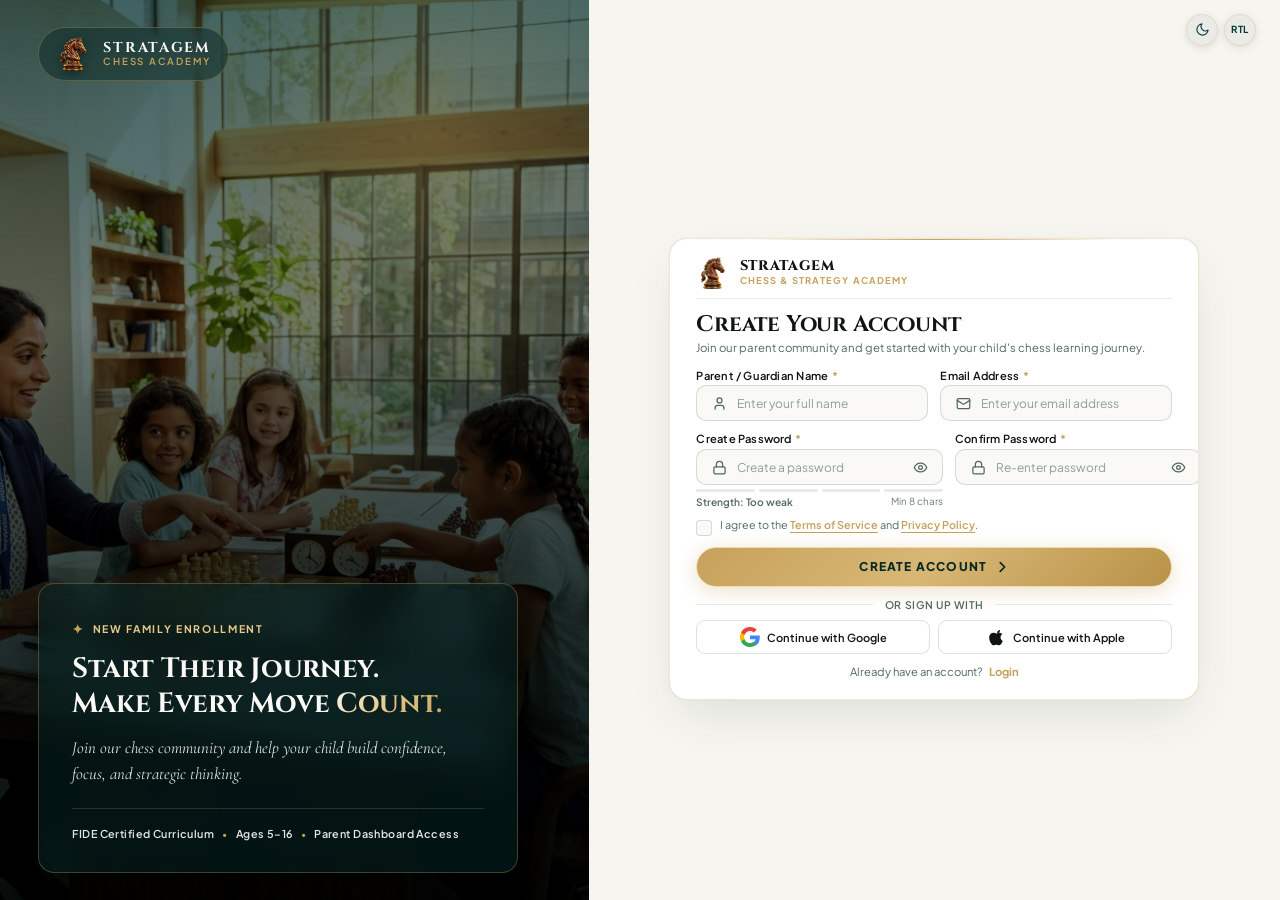
<file: signup.html>
﻿<!DOCTYPE html>
<html lang="en" data-theme="light" dir="ltr">
<head>
  <meta charset="UTF-8">
  <meta name="viewport" content="width=device-width, initial-scale=1.0">
  <title>Parent Registration — Stratagem Kids Chess &amp; Strategy Summer Camp</title>

  <link rel="icon" type="image/png" sizes="32x32" href="assets/favicon-32x32.png">
  <link rel="icon" type="image/png" sizes="16x16" href="assets/favicon-16x16.png">
  <link rel="apple-touch-icon" sizes="180x180" href="assets/apple-touch-icon.png">
  <link rel="shortcut icon" href="favicon.ico">

  <link rel="preconnect" href="https://fonts.googleapis.com">
  <link rel="preconnect" href="https://fonts.gstatic.com" crossorigin>
  <link href="https://fonts.googleapis.com/css2?family=Cinzel:wght@600;700;800&family=Cormorant+Garamond:ital,wght@0,500;0,600;1,400&family=Plus+Jakarta+Sans:wght@400;500;600;700;800&display=swap" rel="stylesheet">

  <link rel="stylesheet" href="signup.css">

  <script defer src="signup.js"></script>
</head>
<body>

  <div class="auth-viewport-wrapper">

    <div class="auth-outside-controls" role="toolbar" aria-label="Display Controls">

      <button class="control-btn theme-toggle-btn circle-btn" id="themeToggleBtn" type="button" aria-label="Switch to Dark Mode" title="Switch Theme">
        <div class="theme-icon-slot">

          <svg class="theme-icon icon-sun sun-icon" viewBox="0 0 24 24" fill="none" stroke="currentColor" stroke-width="1.8" stroke-linecap="round" stroke-linejoin="round" aria-hidden="true">
            <circle cx="12" cy="12" r="5"/>
            <line x1="12" y1="1" x2="12" y2="3"/>
            <line x1="12" y1="21" x2="12" y2="23"/>
            <line x1="4.22" y1="4.22" x2="5.64" y2="5.64"/>
            <line x1="18.36" y1="18.36" x2="19.78" y2="19.78"/>
            <line x1="1" y1="12" x2="3" y2="12"/>
            <line x1="21" y1="12" x2="23" y2="12"/>
            <line x1="4.22" y1="19.78" x2="5.64" y2="18.36"/>
            <line x1="18.36" y1="5.64" x2="19.78" y2="4.22"/>
          </svg>

          <svg class="theme-icon icon-moon moon-icon" viewBox="0 0 24 24" fill="none" stroke="currentColor" stroke-width="1.8" stroke-linecap="round" stroke-linejoin="round" aria-hidden="true">
            <path d="M21 12.79A9 9 0 1 1 11.21 3 7 7 0 0 0 21 12.79z"/>
          </svg>
        </div>
      </button>

      <button class="control-btn rtl-toggle-btn circle-btn" id="rtlToggleBtn" type="button" aria-label="Toggle layout direction" title="Switch between Left-to-Right and Right-to-Left layout">
        <span class="rtl-label" id="rtlLabel">RTL</span>
      </button>
    </div>

    <aside class="auth-visual-column" aria-label="Stratagem Academy Showcase">
      <div class="visual-background-wrap">
        <img src="assets/chess-learning.jpg" alt="Mentorship and grandmaster chess strategy learning session" class="visual-img">
        <div class="visual-vignette-overlay" aria-hidden="true"></div>
        <div class="visual-gold-flare" aria-hidden="true"></div>
      </div>

      <div class="visual-top-bar">
        <a href="index.html" class="visual-brand-back" aria-label="Return to Stratagem Home">
          <div class="brand-crest-symbol" aria-hidden="true">
            <img src="assets/knight-logo.png" alt="Stratagem Chess Academy Knight Logo" class="brand-crest">
          </div>
          <div class="visual-brand-text">
            <span class="v-brand-name">STRATAGEM</span>
            <span class="v-brand-sub">CHESS ACADEMY</span>
          </div>
        </a>
      </div>

      <div class="visual-editorial-bottom">
        <div class="visual-eyebrow">
          <span class="v-spark" aria-hidden="true">&#10022;</span>
          <span>NEW FAMILY ENROLLMENT</span>
        </div>
        <h2 class="visual-heading">
          Start Their Journey.<br>Make Every Move <span class="highlight-gold">Count.</span>
        </h2>
        <p class="visual-supporting">
          Join our chess community and help your child build confidence, focus, and strategic thinking.
        </p>

        <div class="visual-meta-pills" aria-label="Camp Accreditation">
          <span class="v-pill">FIDE Certified Curriculum</span>
          <span class="v-pill-dot" aria-hidden="true">&bull;</span>
          <span class="v-pill">Ages 5–16</span>
          <span class="v-pill-dot" aria-hidden="true">&bull;</span>
          <span class="v-pill">Parent Dashboard Access</span>
        </div>
      </div>
    </aside>

    <main class="auth-form-column" id="authMain">

      <div class="auth-card-stage">

        <div class="auth-card" id="authCard">

          <div class="auth-card-topbar">

            <a href="index.html" class="card-brand" title="Stratagem Academy Home">
              <div class="card-brand-crest" aria-hidden="true">
                <img src="assets/knight-logo.png" alt="Stratagem Chess Academy Knight Logo" class="brand-crest">
              </div>
              <div class="card-brand-info">
                <span class="card-brand-title">STRATAGEM</span>
                <span class="card-brand-sub">CHESS &amp; STRATEGY ACADEMY</span>
              </div>
            </a>

          </div>

          <div class="auth-card-intro">
            <h1 class="auth-heading">Create Your Account</h1>
            <p class="auth-subtitle">
              Join our parent community and get started with your child's chess learning journey.
            </p>
          </div>

          <div class="auth-alert-box" id="authAlertBox" role="alert" aria-live="polite" hidden>
            <span class="alert-icon" id="alertIcon" aria-hidden="true">&#9888;</span>
            <span class="alert-text" id="alertMessage"></span>
          </div>

          <form class="auth-form" id="signupForm" novalidate>

            <div class="form-row-2col">

              <div class="form-group" id="groupFullName">
                <label for="signupFullName" class="form-label">
                  <span>Parent / Guardian Name</span>
                  <span class="required-indicator" aria-hidden="true">*</span>
                </label>

                <div class="input-shell">
                  <span class="input-lead-icon" aria-hidden="true">
                    <svg viewBox="0 0 24 24" fill="none" stroke="currentColor" stroke-width="2" stroke-linecap="round" stroke-linejoin="round">
                      <path d="M19 21v-2a4 4 0 0 0-4-4H9a4 4 0 0 0-4 4v2"/>
                      <circle cx="12" cy="7" r="4"/>
                    </svg>
                  </span>

                  <input
                    type="text"
                    id="signupFullName"
                    name="fullname"
                    class="auth-input"
                    placeholder="Enter your full name"
                    autocomplete="name"
                    required
                    aria-required="true"
                    aria-describedby="fullNameError">
                </div>
                <span class="form-error-msg" id="fullNameError" role="alert"></span>
              </div>

              <div class="form-group" id="groupEmail">
                <label for="signupEmail" class="form-label">
                  <span>Email Address</span>
                  <span class="required-indicator" aria-hidden="true">*</span>
                </label>

                <div class="input-shell">
                  <span class="input-lead-icon" aria-hidden="true">
                    <svg viewBox="0 0 24 24" fill="none" stroke="currentColor" stroke-width="2" stroke-linecap="round" stroke-linejoin="round">
                      <rect width="20" height="16" x="2" y="4" rx="2"/>
                      <path d="m22 7-8.97 5.7a1.94 1.94 0 0 1-2.06 0L2 7"/>
                    </svg>
                  </span>

                  <input
                    type="email"
                    id="signupEmail"
                    name="email"
                    class="auth-input"
                    placeholder="Enter your email address"
                    autocomplete="email"
                    required
                    aria-required="true"
                    aria-describedby="emailError">
                </div>
                <span class="form-error-msg" id="emailError" role="alert"></span>
              </div>
            </div>

            <div class="form-row-2col">

              <div class="form-group" id="groupPassword">
                <label for="signupPassword" class="form-label">
                  <span>Create Password</span>
                  <span class="required-indicator" aria-hidden="true">*</span>
                </label>

                <div class="input-shell">
                  <span class="input-lead-icon" aria-hidden="true">
                    <svg viewBox="0 0 24 24" fill="none" stroke="currentColor" stroke-width="2" stroke-linecap="round" stroke-linejoin="round">
                      <rect width="18" height="11" x="3" y="11" rx="2" ry="2"/>
                      <path d="M7 11V7a5 5 0 0 1 10 0v4"/>
                    </svg>
                  </span>

                  <input
                    type="password"
                    id="signupPassword"
                    name="password"
                    class="auth-input"
                    placeholder="Create a password"
                    autocomplete="new-password"
                    required
                    aria-required="true"
                    aria-describedby="passwordError passwordHint">

                  <button
                    type="button"
                    class="password-toggle-btn"
                    id="togglePasswordBtn"
                    aria-label="Show password as plain text"
                    title="Toggle password visibility">

                    <svg class="eye-icon eye-show" viewBox="0 0 24 24" fill="none" stroke="currentColor" stroke-width="2" stroke-linecap="round" stroke-linejoin="round" aria-hidden="true">
                      <path d="M2 12s3-7 10-7 10 7 10 7-3 7-10 7-10-7-10-7Z"/>
                      <circle cx="12" cy="12" r="3"/>
                    </svg>

                    <svg class="eye-icon eye-hide" viewBox="0 0 24 24" fill="none" stroke="currentColor" stroke-width="2" stroke-linecap="round" stroke-linejoin="round" aria-hidden="true" hidden style="display: none;">
                      <path d="M9.88 9.88a3 3 0 1 0 4.24 4.24"/>
                      <path d="M10.73 5.08A10.43 10.43 0 0 1 12 5c7 0 10 7 10 7a13.16 13.16 0 0 1-1.67 2.68"/>
                      <path d="M6.61 6.61A13.526 13.526 0 0 0 2 12s3 7 10 7a9.74 9.74 0 0 0 5.39-1.61"/>
                      <line x1="2" y1="2" x2="22" y2="22"/>
                    </svg>
                  </button>
                </div>

                <div class="password-strength-wrap" id="passwordStrengthWrap">
                  <div class="strength-meter-bar" aria-hidden="true">
                    <span class="strength-step step-1"></span>
                    <span class="strength-step step-2"></span>
                    <span class="strength-step step-3"></span>
                    <span class="strength-step step-4"></span>
                  </div>
                  <div class="strength-status-row">
                    <span class="strength-text" id="strengthText">Strength: Too weak</span>
                    <span class="strength-hint" id="passwordHint">Min 8 chars</span>
                  </div>
                </div>

                <span class="form-error-msg" id="passwordError" role="alert"></span>
              </div>

              <div class="form-group" id="groupConfirmPassword">
                <label for="signupConfirmPassword" class="form-label">
                  <span>Confirm Password</span>
                  <span class="required-indicator" aria-hidden="true">*</span>
                </label>

                <div class="input-shell">
                  <span class="input-lead-icon" aria-hidden="true">
                    <svg viewBox="0 0 24 24" fill="none" stroke="currentColor" stroke-width="2" stroke-linecap="round" stroke-linejoin="round">
                      <rect width="18" height="11" x="3" y="11" rx="2" ry="2"/>
                      <path d="M7 11V7a5 5 0 0 1 10 0v4"/>
                    </svg>
                  </span>

                  <input
                    type="password"
                    id="signupConfirmPassword"
                    name="confirmPassword"
                    class="auth-input"
                    placeholder="Re-enter password"
                    autocomplete="new-password"
                    required
                    aria-required="true"
                    aria-describedby="confirmPasswordError">

                  <button
                    type="button"
                    class="password-toggle-btn"
                    id="toggleConfirmPasswordBtn"
                    aria-label="Show confirm password as plain text"
                    title="Toggle password visibility">

                    <svg class="eye-icon eye-show" viewBox="0 0 24 24" fill="none" stroke="currentColor" stroke-width="2" stroke-linecap="round" stroke-linejoin="round" aria-hidden="true">
                      <path d="M2 12s3-7 10-7 10 7 10 7-3 7-10 7-10-7-10-7Z"/>
                      <circle cx="12" cy="12" r="3"/>
                    </svg>

                    <svg class="eye-icon eye-hide" viewBox="0 0 24 24" fill="none" stroke="currentColor" stroke-width="2" stroke-linecap="round" stroke-linejoin="round" aria-hidden="true" hidden style="display: none;">
                      <path d="M9.88 9.88a3 3 0 1 0 4.24 4.24"/>
                      <path d="M10.73 5.08A10.43 10.43 0 0 1 12 5c7 0 10 7 10 7a13.16 13.16 0 0 1-1.67 2.68"/>
                      <path d="M6.61 6.61A13.526 13.526 0 0 0 2 12s3 7 10 7a9.74 9.74 0 0 0 5.39-1.61"/>
                      <line x1="2" y1="2" x2="22" y2="22"/>
                    </svg>
                  </button>
                </div>
                <span class="form-error-msg" id="confirmPasswordError" role="alert"></span>
              </div>
            </div>

            <div class="form-group terms-group" id="groupTerms">
              <label class="custom-checkbox-wrap" for="termsCheckbox">
                <input type="checkbox" id="termsCheckbox" name="terms" required aria-required="true" aria-describedby="termsError">
                <span class="checkbox-box" aria-hidden="true">
                  <svg viewBox="0 0 16 16" fill="currentColor">
                    <path d="M13.854 3.646a.5.5 0 0 1 0 .708l-7 7a.5.5 0 0 1-.708 0l-3.5-3.5a.5.5 0 1 1 .708-.708L6.5 10.293l6.646-6.647a.5.5 0 0 1 .708 0z"/>
                  </svg>
                </span>
                <span class="checkbox-label">
                  I agree to the
                  <button type="button" class="legal-modal-trigger" id="termsTrigger">Terms of Service</button>
                  and
                  <button type="button" class="legal-modal-trigger" id="privacyTrigger">Privacy Policy</button>.
                </span>
              </label>
              <span class="form-error-msg" id="termsError" role="alert"></span>
            </div>

            <button type="submit" class="auth-submit-btn" id="signupSubmitBtn">
              <span class="btn-text">CREATE ACCOUNT</span>
              <span class="btn-spinner" aria-hidden="true" hidden></span>
              <svg class="btn-arrow" viewBox="0 0 16 16" fill="none" stroke="currentColor" stroke-width="2" aria-hidden="true">
                <path d="M6 3L11 8L6 13" stroke-linecap="round" stroke-linejoin="round"/>
              </svg>
            </button>

          </form>

          <div class="social-divider" aria-hidden="true">
            <span class="divider-line"></span>
            <span class="divider-text">Or sign up with</span>
            <span class="divider-line"></span>
          </div>

          <div class="social-auth-row">

            <button type="button" class="social-btn google-btn" id="googleSignupBtn" data-provider="Google" aria-label="Sign up with Google">
              <svg class="social-icon" viewBox="0 0 24 24" width="20" height="20" aria-hidden="true">
                <path fill="#4285F4" d="M23.745 12.27c0-.7-.06-1.4-.19-2.07H12v4.51h6.6c-.29 1.52-1.14 2.8-2.4 3.66v3.04h3.88c2.27-2.09 3.66-5.17 3.66-9.14z"/>
                <path fill="#34A853" d="M12 24c3.24 0 5.95-1.08 7.93-2.91l-3.88-3.04c-1.08.72-2.45 1.16-4.05 1.16-3.12 0-5.77-2.1-6.72-4.94H1.27v3.13C3.27 21.36 7.35 24 12 24z"/>
                <path fill="#FBBC05" d="M5.28 14.27a7.22 7.22 0 0 1 0-4.54V6.6H1.27a11.96 11.96 0 0 0 0 10.8l4.01-3.13z"/>
                <path fill="#EA4335" d="M12 4.77c1.77 0 3.35.61 4.6 1.8l3.42-3.42C17.95 1.19 15.24 0 12 0 7.35 0 3.27 2.64 1.27 6.6l4.01 3.13c.95-2.84 3.6-4.96 6.72-4.96z"/>
              </svg>
              <span>Continue with Google</span>
            </button>

            <button type="button" class="social-btn apple-btn" id="appleSignupBtn" data-provider="Apple" aria-label="Sign up with Apple">
              <svg class="social-icon apple-icon" viewBox="0 0 24 24" width="20" height="20" fill="currentColor" aria-hidden="true">
                <path d="M18.71 19.5c-.83 1.24-1.71 2.45-3.05 2.47-1.34.03-1.77-.79-3.29-.79-1.53 0-2 .77-3.27.82-1.31.05-2.3-1.32-3.14-2.53C4.25 17 2.94 12.45 4.7 9.39c.87-1.52 2.43-2.48 4.12-2.51 1.28-.02 2.5.87 3.29.87.78 0 2.26-1.07 3.81-.91.65.03 2.47.26 3.64 1.98-.09.06-2.17 1.28-2.15 3.81.03 3.02 2.65 4.03 2.68 4.04-.03.07-.42 1.44-1.38 2.83M15.97 6.37c.61-.75 1.04-1.8 0.92-2.85-.92.04-2.02.62-2.66 1.37-.56.65-1.06 1.71-.93 2.73 1.03.08 2.06-.5 2.67-1.25z"/>
              </svg>
              <span>Continue with Apple</span>
            </button>

          </div>

          <div class="auth-switch-prompt">
            <span>Already have an account?</span>
            <a href="login.html" class="auth-link" id="toLoginLink">Login</a>
          </div>

        </div>

      </div>

    </main>

  </div>

  <div class="auth-modal-backdrop" id="legalModal" role="dialog" aria-modal="true" aria-labelledby="legalModalTitle" hidden>
    <div class="auth-modal-window legal-modal-window">

      <div class="modal-header">
        <div class="modal-emblem" aria-hidden="true">
          <svg viewBox="0 0 24 24" fill="none" stroke="currentColor" stroke-width="2">
            <path d="M14 2H6a2 2 0 0 0-2 2v16a2 2 0 0 0 2 2h12a2 2 0 0 0 2-2V8z"/>
            <polyline points="14 2 14 8 20 8"/>
            <line x1="16" y1="13" x2="8" y2="13"/>
            <line x1="16" y1="17" x2="8" y2="17"/>
            <polyline points="10 9 9 9 8 9"/>
          </svg>
        </div>
        <h2 class="modal-title" id="legalModalTitle">Terms of Service &amp; Privacy Notice</h2>
        <p class="modal-desc">Stratagem Academy Parent Portal Governance &amp; Youth Safeguards</p>
        <button type="button" class="modal-close-btn" id="closeLegalModalBtn" aria-label="Close modal">
          <svg viewBox="0 0 24 24" fill="none" stroke="currentColor" stroke-width="2">
            <line x1="18" y1="6" x2="6" y2="18"/>
            <line x1="6" y1="6" x2="18" y2="18"/>
          </svg>
        </button>
      </div>

      <div class="modal-body-scrollable" id="legalModalContent">

        <div class="legal-article">
          <h3>1. Parent Account Responsibilities</h3>
          <p>The Stratagem Parent Portal is designed exclusively for verified parents and legal guardians registering youth students (ages 5–16) for instructional chess programs and summer camps. Parents agree to provide accurate guardian contact details for safety and emergency notifications.</p>

          <h3>2. Youth Safety &amp; SafeSport Standards</h3>
          <p>Stratagem Academy adheres strictly to USCF and FIDE SafeSport guidelines. Student progress analytics, match logs, and camp photo galleries are restricted to registered guardians with authenticated credentials.</p>

          <h3>3. Privacy &amp; Data Protection</h3>
          <p>We do not sell, license, or share student or family data with third-party advertisers. All guardian credentials and enrollment records are encrypted under industry best practices.</p>
        </div>
      </div>

      <div class="modal-actions">
        <button type="button" class="dash-btn-primary" id="acceptLegalBtn">
          <span>I UNDERSTAND &amp; AGREE</span>
        </button>
      </div>

    </div>
  </div>

  <div class="auth-toast" id="authToast" role="status" aria-live="polite" hidden>
    <div class="toast-indicator" id="toastIndicator"></div>
    <div class="toast-content">
      <h4 class="toast-title" id="toastTitle">Notification</h4>
      <p class="toast-message" id="toastMessage">Action completed successfully.</p>
    </div>
    <button type="button" class="toast-dismiss" id="toastDismiss" aria-label="Dismiss notification">&times;</button>
  </div>

</body>
</html>
</file>
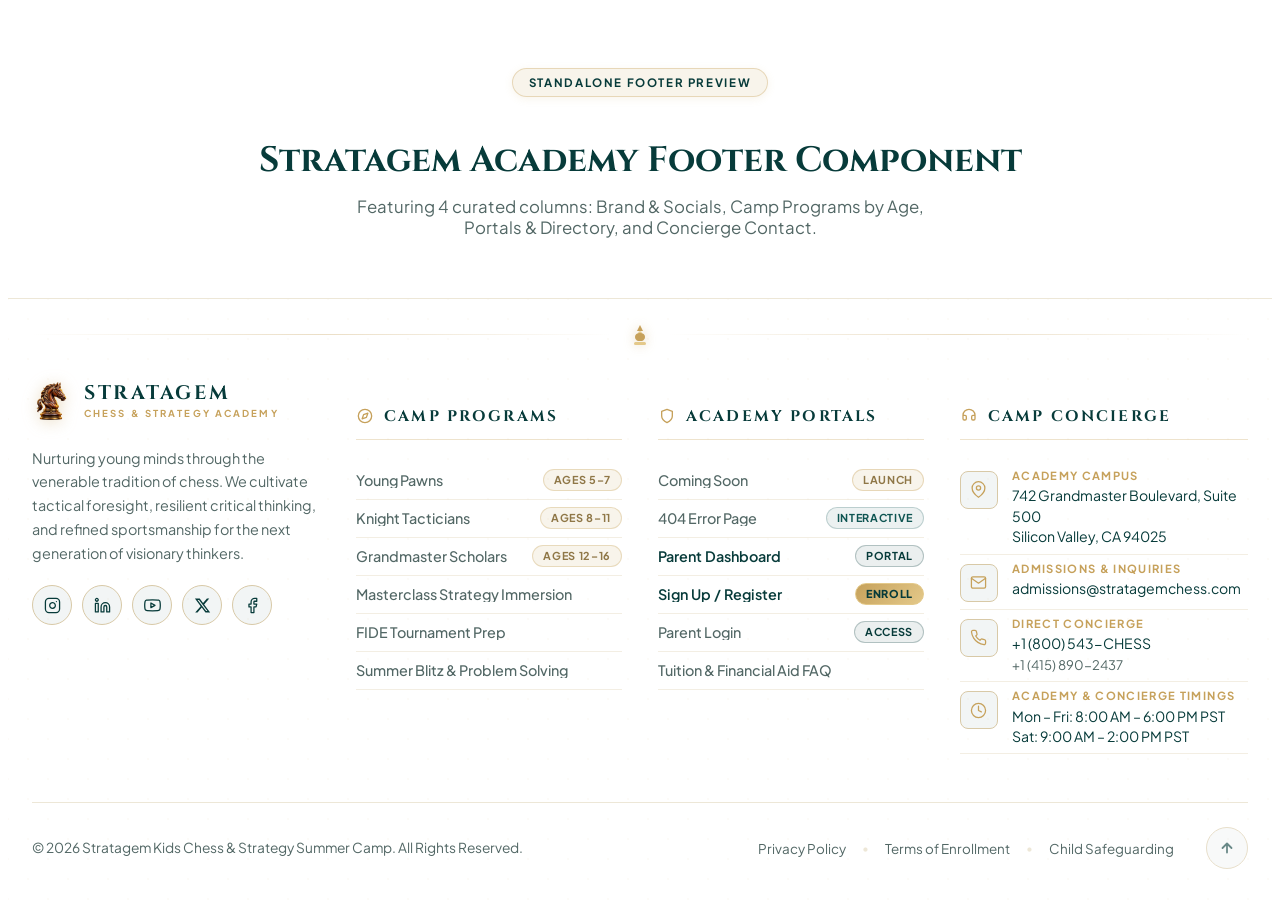
<file: navigation/footer.html>
<!DOCTYPE html>
<html lang="en" data-theme="light">
<head>
  <meta charset="UTF-8">
  <meta name="viewport" content="width=device-width, initial-scale=1.0">
  <title>Stratagem Kids Chess Academy - Footer Navigation</title>

  <link rel="icon" type="image/png" sizes="32x32" href="../assets/favicon-32x32.png">
  <link rel="icon" type="image/png" sizes="16x16" href="../assets/favicon-16x16.png">
  <link rel="apple-touch-icon" sizes="180x180" href="../assets/apple-touch-icon.png">
  <link rel="shortcut icon" href="../favicon.ico">

  <link rel="preconnect" href="https://fonts.googleapis.com">
  <link rel="preconnect" href="https://fonts.gstatic.com" crossorigin>
  <link href="https://fonts.googleapis.com/css2?family=Cinzel:wght@500;600;700;800&family=Cormorant+Garamond:ital,wght@0,500;0,600;1,400&family=Plus+Jakarta+Sans:wght@400;500;600;700&display=swap" rel="stylesheet">

  <link rel="stylesheet" href="footer.css">
  <script defer src="footer.js"></script>
</head>
<body>

  <main style="padding: 60px 24px; max-width: 1000px; margin: 0 auto; text-align: center; font-family: var(--font-body, sans-serif);">
    <span style="display: inline-flex; align-items: center; padding: 6px 16px; border-radius: 99px; font-size: 0.72rem; font-weight: 700; letter-spacing: 0.14em; text-transform: uppercase; background: rgba(198, 161, 91, 0.12); color: #073B3A; border: 1px solid rgba(198, 161, 91, 0.35); box-shadow: 0 2px 8px rgba(198, 161, 91, 0.12); margin-bottom: 16px;">
      Standalone Footer Preview
    </span>
    <h1 style="font-family: var(--font-heading, 'Cinzel', serif); font-size: 2.2rem; color: #073B3A; margin-bottom: 12px;">
      Stratagem Academy Footer Component
    </h1>
    <p style="color: #526765; max-width: 600px; margin: 0 auto; font-size: 1.05rem;">
      Featuring 4 curated columns: Brand & Socials, Camp Programs by Age, Portals & Directory, and Concierge Contact.
    </p>
  </main>

  <footer class="strata-footer" id="strataFooter">

    <div class="footer-top-accent">
      <div class="accent-line"></div>
      <div class="accent-chess-emblem" aria-hidden="true">
        <svg viewBox="0 0 24 24" fill="none" xmlns="http://www.w3.org/2000/svg">
          <path d="M12 2L15 8H9L12 2Z" fill="#C6A15B"/>
          <circle cx="12" cy="10" r="1.8" fill="#E4C98A"/>
          <path d="M7 14C7 11.5 9 10 12 10C15 10 17 11.5 17 14C17 16 15.5 17.5 14 18H10C8.5 17.5 7 16 7 14Z" fill="#C6A15B"/>
          <rect x="6" y="19" width="12" height="3" rx="1.5" fill="#E4C98A"/>
        </svg>
      </div>
      <div class="accent-line"></div>
    </div>

    <div class="strata-footer-container">

      <div class="footer-grid">

        <div class="footer-col col-brand">
          <a href="index.html" class="footer-brand" aria-label="Stratagem Kids Chess Academy Home">
            <div class="brand-crest-wrapper">
              <img src="../assets/knight-logo.png" alt="Stratagem Chess Academy Knight Logo" class="brand-crest">
            </div>
            <div class="brand-text-block">
              <span class="brand-title">STRATAGEM</span>
              <span class="brand-tagline">CHESS &amp; STRATEGY ACADEMY</span>
            </div>
          </a>

          <p class="brand-paratext">
            Nurturing young minds through the venerable tradition of chess. We cultivate tactical foresight, resilient critical thinking, and refined sportsmanship for the next generation of visionary thinkers.
          </p>

          <div class="social-links-wrapper" aria-label="Social media channels">

            <a href="https://instagram.com" class="social-icon-btn" aria-label="Follow us on Instagram" target="_blank" rel="noopener noreferrer">
              <svg viewBox="0 0 24 24" fill="none" stroke="currentColor" stroke-width="1.8" stroke-linecap="round" stroke-linejoin="round">
                <rect x="2" y="2" width="20" height="20" rx="5" ry="5"></rect>
                <path d="M16 11.37A4 4 0 1 1 12.63 8 4 4 0 0 1 16 11.37z"></path>
                <line x1="17.5" y1="6.5" x2="17.51" y2="6.5"></line>
              </svg>
            </a>

            <a href="https://linkedin.com" class="social-icon-btn" aria-label="Connect on LinkedIn" target="_blank" rel="noopener noreferrer">
              <svg viewBox="0 0 24 24" fill="none" stroke="currentColor" stroke-width="1.8" stroke-linecap="round" stroke-linejoin="round">
                <path d="M16 8a6 6 0 0 1 6 6v7h-4v-7a2 2 0 0 0-2-2 2 2 0 0 0-2 2v7h-4v-7a6 6 0 0 1 6-6z"></path>
                <rect x="2" y="9" width="4" height="12"></rect>
                <circle cx="4" cy="4" r="2"></circle>
              </svg>
            </a>

            <a href="https://youtube.com" class="social-icon-btn" aria-label="Watch our Masterclasses on YouTube" target="_blank" rel="noopener noreferrer">
              <svg viewBox="0 0 24 24" fill="none" stroke="currentColor" stroke-width="1.8" stroke-linecap="round" stroke-linejoin="round">
                <path d="M22.54 6.42a2.78 2.78 0 0 0-1.94-2C18.88 4 12 4 12 4s-6.88 0-8.6.46a2.78 2.78 0 0 0-1.94 2A29 29 0 0 0 1 11.75a29 29 0 0 0 .46 5.33A2.78 2.78 0 0 0 3.4 19c1.72.46 8.6.46 8.6.46s6.88 0 8.6-.46a2.78 2.78 0 0 0 1.94-2 29 29 0 0 0 .46-5.25 29 29 0 0 0-.46-5.33z"></path>
                <polygon points="9.75 15.02 15.5 11.75 9.75 8.48 9.75 15.02"></polygon>
              </svg>
            </a>

            <a href="https://x.com" class="social-icon-btn" aria-label="Follow us on X" target="_blank" rel="noopener noreferrer">
              <svg viewBox="0 0 24 24" fill="currentColor">
                <path d="M18.244 2.25h3.308l-7.227 8.26 8.502 11.24H16.17l-5.214-6.817L4.99 21.75H1.68l7.73-8.835L1.254 2.25H8.08l4.713 6.231zm-1.161 17.52h1.833L7.084 4.126H5.117z"/>
              </svg>
            </a>

            <a href="https://facebook.com" class="social-icon-btn" aria-label="Visit our Facebook Community" target="_blank" rel="noopener noreferrer">
              <svg viewBox="0 0 24 24" fill="none" stroke="currentColor" stroke-width="1.8" stroke-linecap="round" stroke-linejoin="round">
                <path d="M18 2h-3a5 5 0 0 0-5 5v3H7v4h3v8h4v-8h3l1-4h-4V7a1 1 0 0 1 1-1h3z"></path>
              </svg>
            </a>
          </div>
        </div>

        <div class="footer-col col-programs">
          <h3 class="col-heading">
            <span class="heading-ornament" aria-hidden="true">
              <svg class="footer-heading-lucide" viewBox="0 0 24 24" fill="none" stroke="currentColor" stroke-width="2" stroke-linecap="round" stroke-linejoin="round">
                <circle cx="12" cy="12" r="10"/><polygon points="16.24 7.76 14.12 14.12 7.76 16.24 9.88 9.88 16.24 7.76"/>
              </svg>
            </span>
            Camp Programs
          </h3>
          <ul class="footer-nav-list">
            <li>
              <a href="programs-details.html?program=young-pawns" class="footer-nav-link">
                <span class="link-label">Young Pawns</span>
                <span class="link-meta">Ages 5–7</span>
              </a>
            </li>
            <li>
              <a href="programs-details.html?program=knight-tacticians" class="footer-nav-link">
                <span class="link-label">Knight Tacticians</span>
                <span class="link-meta">Ages 8–11</span>
              </a>
            </li>
            <li>
              <a href="programs-details.html?program=grandmaster-scholars" class="footer-nav-link">
                <span class="link-label">Grandmaster Scholars</span>
                <span class="link-meta">Ages 12–16</span>
              </a>
            </li>
            <li>
              <a href="programs-details.html?program=strategy-masterclass" class="footer-nav-link">
                <span class="link-label">Masterclass Strategy Immersion</span>
              </a>
            </li>
            <li>
              <a href="programs-details.html?program=fide-tournament-prep" class="footer-nav-link">
                <span class="link-label">FIDE Tournament Prep</span>
              </a>
            </li>
            <li>
              <a href="programs-details.html?program=weekend-blitz" class="footer-nav-link">
                <span class="link-label">Summer Blitz &amp; Problem Solving</span>
              </a>
            </li>
          </ul>
        </div>

        <div class="footer-col col-portals">
          <h3 class="col-heading">
            <span class="heading-ornament" aria-hidden="true">
              <svg class="footer-heading-lucide" viewBox="0 0 24 24" fill="none" stroke="currentColor" stroke-width="2" stroke-linecap="round" stroke-linejoin="round">
                <path d="M12 22s8-4 8-10V5l-8-3-8 3v7c0 6 8 10 8 10z"/>
              </svg>
            </span>
            Academy Portals
          </h3>
          <ul class="footer-nav-list">
            <li>
              <a href="coming-soon.html" class="footer-nav-link">
                <span class="link-label">Coming Soon</span>
                <span class="status-pill status-upcoming">Launch</span>
              </a>
            </li>
            <li>
              <a href="404.html" class="footer-nav-link">
                <span class="link-label">404 Error Page</span>
                <span class="status-pill status-demo">Interactive</span>
              </a>
            </li>
            <li>
              <a href="dashboard.html" class="footer-nav-link highlight-link">
                <span class="link-label">Parent Dashboard</span>
                <span class="status-pill status-portal">Portal</span>
              </a>
            </li>
            <li>
              <a href="signup.html" class="footer-nav-link highlight-link">
                <span class="link-label">Sign Up / Register</span>
                <span class="status-pill status-register">Enroll</span>
              </a>
            </li>
            <li>
              <a href="login.html" class="footer-nav-link">
                <span class="link-label">Parent Login</span>
                <span class="status-pill status-portal">Access</span>
              </a>
            </li>
            <li>
              <a href="index.html#parent-faq" class="footer-nav-link">
                <span class="link-label">Tuition & Financial Aid FAQ</span>
              </a>
            </li>
          </ul>
        </div>

        <div class="footer-col col-contact">
          <h3 class="col-heading">
            <span class="heading-ornament" aria-hidden="true">
              <svg class="footer-heading-lucide" viewBox="0 0 24 24" fill="none" stroke="currentColor" stroke-width="2" stroke-linecap="round" stroke-linejoin="round">
                <path d="M3 11h3a2 2 0 0 1 2 2v3a2 2 0 0 1-2 2H5a2 2 0 0 1-2-2v-5a9 9 0 0 1 18 0v5a2 2 0 0 1-2 2h-1a2 2 0 0 1-2-2v-3a2 2 0 0 1 2-2h3"/>
              </svg>
            </span>
            Camp Concierge
          </h3>

          <div class="contact-card-list">

            <div class="contact-item">
              <div class="contact-icon-box">
                <svg viewBox="0 0 24 24" fill="none" stroke="currentColor" stroke-width="1.8" stroke-linecap="round" stroke-linejoin="round">
                  <path d="M21 10c0 7-9 13-9 13s-9-6-9-13a9 9 0 0 1 18 0z"></path>
                  <circle cx="12" cy="10" r="3"></circle>
                </svg>
              </div>
              <div class="contact-info">
                <span class="contact-label">Academy Campus</span>
                <address class="contact-value">
                  742 Grandmaster Boulevard, Suite 500<br>
                  Silicon Valley, CA 94025
                </address>
              </div>
            </div>

            <div class="contact-item">
              <div class="contact-icon-box">
                <svg viewBox="0 0 24 24" fill="none" stroke="currentColor" stroke-width="1.8" stroke-linecap="round" stroke-linejoin="round">
                  <path d="M4 4h16c1.1 0 2 .9 2 2v12c0 1.1-.9 2-2 2H4c-1.1 0-2-.9-2-2V6c0-1.1.9-2 2-2z"></path>
                  <polyline points="22,6 12,13 2,6"></polyline>
                </svg>
              </div>
              <div class="contact-info">
                <span class="contact-label">Admissions & Inquiries</span>
                <a href="mailto:admissions@stratagemchess.com" class="contact-value contact-link">
                  admissions@stratagemchess.com
                </a>
              </div>
            </div>

            <div class="contact-item">
              <div class="contact-icon-box">
                <svg viewBox="0 0 24 24" fill="none" stroke="currentColor" stroke-width="1.8" stroke-linecap="round" stroke-linejoin="round">
                  <path d="M22 16.92v3a2 2 0 0 1-2.18 2 19.79 19.79 0 0 1-8.63-3.07 19.5 19.5 0 0 1-6-6 19.79 19.79 0 0 1-3.07-8.67A2 2 0 0 1 4.11 2h3a2 2 0 0 1 2 1.72 12.84 12.84 0 0 0 .7 2.81 2 2 0 0 1-.45 2.11L8.09 9.91a16 16 0 0 0 6 6l1.27-1.27a2 2 0 0 1 2.11-.45 12.84 12.84 0 0 0 2.81.7A2 2 0 0 1 22 16.92z"></path>
                </svg>
              </div>
              <div class="contact-info">
                <span class="contact-label">Direct Concierge</span>
                <a href="tel:+18005432437" class="contact-value contact-link">
                  +1 (800) 543-CHESS
                </a>
                <span class="contact-sub">+1 (415) 890-2437</span>
              </div>
            </div>

            <div class="contact-item">
              <div class="contact-icon-box">
                <svg viewBox="0 0 24 24" fill="none" stroke="currentColor" stroke-width="1.8" stroke-linecap="round" stroke-linejoin="round">
                  <circle cx="12" cy="12" r="10"></circle>
                  <polyline points="12 6 12 12 16 14"></polyline>
                </svg>
              </div>
              <div class="contact-info">
                <span class="contact-label">Academy & Concierge Timings</span>
                <span class="contact-value">
                  Mon – Fri: 8:00 AM – 6:00 PM PST<br>
                  Sat: 9:00 AM – 2:00 PM PST
                </span>
              </div>
            </div>

          </div>
        </div>

      </div>

      <div class="footer-bottom-bar">

        <div class="bottom-legal-copy">
          <p class="copyright-text">
            &copy; 2026 Stratagem Kids Chess & Strategy Summer Camp. All Rights Reserved.
          </p>
        </div>

        <div class="bottom-utility-links">
          <a href="index.html#privacy" class="utility-link">Privacy Policy</a>
          <span class="sep-dot">&bull;</span>
          <a href="index.html#terms" class="utility-link">Terms of Enrollment</a>
          <span class="sep-dot">&bull;</span>
          <a href="index.html#safeguarding" class="utility-link">Child Safeguarding</a>
        </div>

        <button class="scroll-top-btn" id="scrollTopBtn" type="button" aria-label="Return to top of page" title="Scroll to top">
          <svg viewBox="0 0 20 20" fill="none" stroke="currentColor" stroke-width="2" stroke-linecap="round" stroke-linejoin="round">
            <path d="M10 15V5M5 10l5-5 5 5"/>
          </svg>
        </button>

      </div>

    </div>

  </footer>

</body>
</html>
</file>
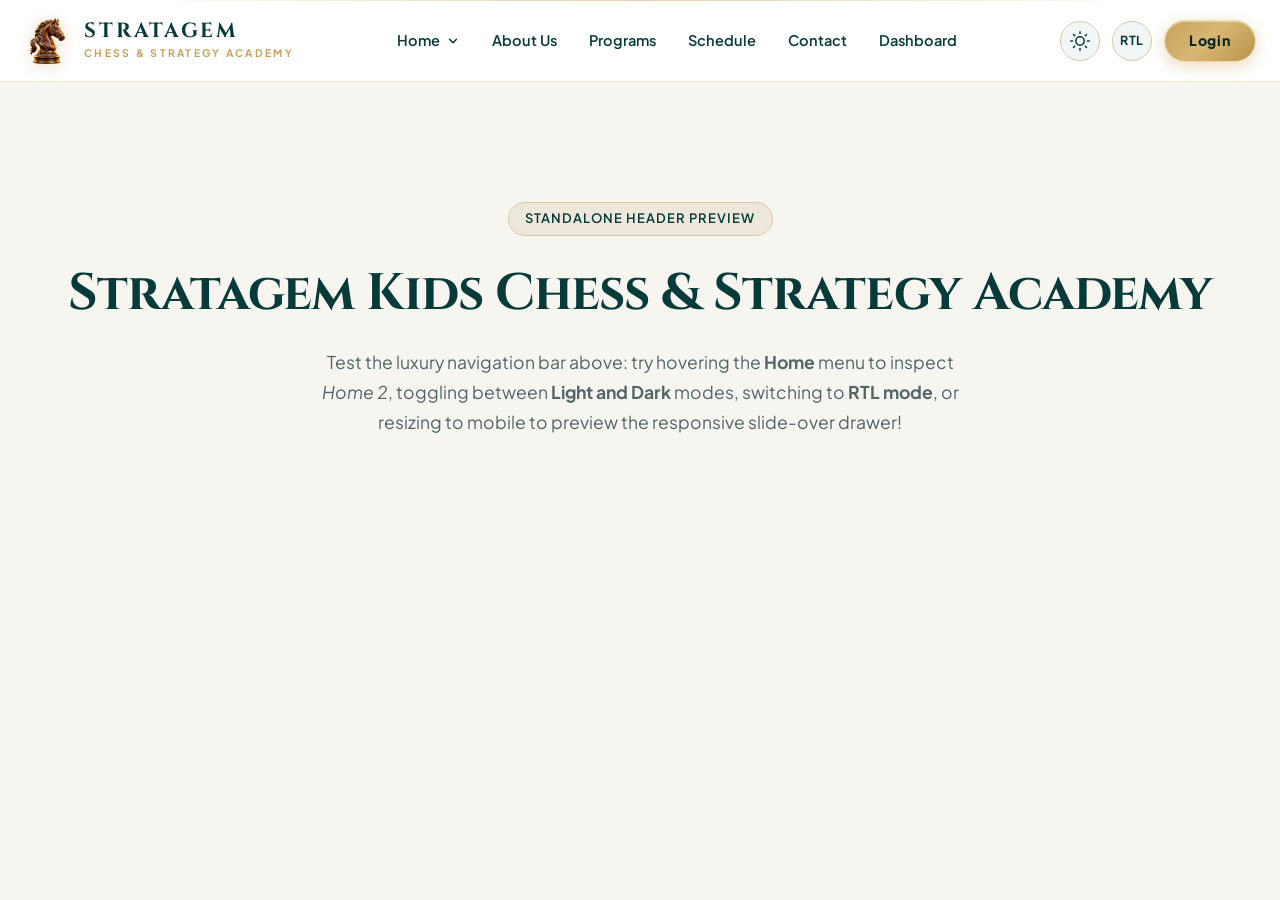
<file: navigation/header.html>
<!DOCTYPE html>
<html lang="en" data-theme="light">
<head>
  <meta charset="UTF-8">
  <meta name="viewport" content="width=device-width, initial-scale=1.0">
  <title>Stratagem Kids Chess Academy - Header Navigation</title>

  <link rel="icon" type="image/png" sizes="32x32" href="../assets/favicon-32x32.png">
  <link rel="icon" type="image/png" sizes="16x16" href="../assets/favicon-16x16.png">
  <link rel="apple-touch-icon" sizes="180x180" href="../assets/apple-touch-icon.png">
  <link rel="shortcut icon" href="../favicon.ico">

  <link rel="preconnect" href="https://fonts.googleapis.com">
  <link rel="preconnect" href="https://fonts.gstatic.com" crossorigin>
  <link href="https://fonts.googleapis.com/css2?family=Cinzel:wght@500;600;700;800&family=Cormorant+Garamond:ital,wght@0,500;0,600;1,400&family=Plus+Jakarta+Sans:wght@400;500;600;700&display=swap" rel="stylesheet">

  <link rel="stylesheet" href="header.css">
  <script defer src="header.js"></script>
</head>
<body>

  <header class="strata-header" id="strataHeader">
    <div class="strata-header-glow"></div>
    <div class="strata-header-container">

      <a href="index.html" class="strata-brand" aria-label="Stratagem Kids Chess & Strategy Academy Home">
        <div class="brand-crest-wrapper">
          <img src="../assets/knight-logo.png" alt="Stratagem Chess Academy Knight Logo" class="brand-crest">
        </div>
        <div class="brand-text-block">
          <span class="brand-title">STRATAGEM</span>
          <span class="brand-tagline">CHESS &amp; STRATEGY ACADEMY</span>
        </div>
      </a>

      <nav class="strata-nav-desktop" id="desktopNav" aria-label="Main Navigation">
        <ul class="nav-list">

          <li class="nav-item has-dropdown" id="navHomeDropdown">
            <button class="nav-link dropdown-toggle" aria-expanded="false" aria-haspopup="true">
              <span class="nav-text">Home</span>
              <svg class="dropdown-chevron" viewBox="0 0 16 16" fill="none" xmlns="http://www.w3.org/2000/svg" aria-hidden="true">
                <path d="M4 6L8 10L12 6" stroke="currentColor" stroke-width="1.8" stroke-linecap="round" stroke-linejoin="round"/>
              </svg>
            </button>

            <div class="dropdown-menu">
              <div class="dropdown-accent-line"></div>
              <ul class="dropdown-list">
                <li>
                  <a href="index.html" class="dropdown-item">
                    <div class="dropdown-icon-box">
                      <svg viewBox="0 0 20 20" fill="none" stroke="currentColor" stroke-width="1.5">
                        <path d="M3 8.5L10 3L17 8.5V17H3V8.5Z" stroke-linecap="round" stroke-linejoin="round"/>
                        <path d="M8 17V11H12V17" stroke-linecap="round"/>
                      </svg>
                    </div>
                    <div class="dropdown-content">
                      <span class="dropdown-title">Home 1 — Academy Overview</span>
                      <span class="dropdown-desc">Grandmaster coaches, curriculum & campus philosophy</span>
                    </div>
                  </a>
                </li>
                <li>
                  <a href="home2.html" class="dropdown-item highlighted">
                    <div class="dropdown-icon-box">
                      <svg viewBox="0 0 20 20" fill="none" stroke="currentColor" stroke-width="1.5">
                        <path d="M10 2L12.5 7L18 8L14 12L15 17.5L10 15L5 17.5L6 12L2 8L7.5 7L10 2Z" stroke-linecap="round" stroke-linejoin="round"/>
                      </svg>
                    </div>
                    <div class="dropdown-content">
                      <span class="dropdown-title">
                        Home 2 — Summer Camp Edition
                        <span class="dropdown-badge">Exclusive</span>
                      </span>
                      <span class="dropdown-desc">Intensive camps, tactics workshops & tournament arenas</span>
                    </div>
                  </a>
                </li>
              </ul>
            </div>
          </li>

          <li class="nav-item">
            <a href="instructors.html" class="nav-link">
              <span class="nav-text">About Us</span>
            </a>
          </li>

          <li class="nav-item">
            <a href="programs.html" class="nav-link">
              <span class="nav-text">Programs</span>
            </a>
          </li>

          <li class="nav-item">
            <a href="schedule.html" class="nav-link">
              <span class="nav-text">Schedule</span>
            </a>
          </li>

          <li class="nav-item">
            <a href="contact.html" class="nav-link">
              <span class="nav-text">Contact</span>
            </a>
          </li>

          <li class="nav-item">
            <a href="index.html#dashboard" class="nav-link">
              <span class="nav-text">Dashboard</span>
            </a>
          </li>

        </ul>
      </nav>

      <div class="strata-controls">

        <button class="control-btn theme-toggle-btn circle-btn" id="themeToggleBtn" type="button" aria-label="Toggle visual theme between Light and Dark mode" title="Toggle Light / Dark Mode">
          <div class="icon-toggle-wrapper">

            <svg class="theme-icon icon-sun" viewBox="0 0 24 24" fill="none" stroke="currentColor" stroke-width="1.8" stroke-linecap="round" stroke-linejoin="round" aria-hidden="true">
              <circle cx="12" cy="12" r="5"></circle>
              <line x1="12" y1="1" x2="12" y2="3"></line>
              <line x1="12" y1="21" x2="12" y2="23"></line>
              <line x1="4.22" y1="4.22" x2="5.64" y2="5.64"></line>
              <line x1="18.36" y1="18.36" x2="19.78" y2="19.78"></line>
              <line x1="1" y1="12" x2="3" y2="12"></line>
              <line x1="21" y1="12" x2="23" y2="12"></line>
              <line x1="4.22" y1="19.78" x2="5.64" y2="18.36"></line>
              <line x1="18.36" y1="5.64" x2="19.78" y2="4.22"></line>
            </svg>

            <svg class="theme-icon icon-moon" viewBox="0 0 24 24" fill="none" stroke="currentColor" stroke-width="1.8" stroke-linecap="round" stroke-linejoin="round" aria-hidden="true">
              <path d="M21 12.79A9 9 0 1 1 11.21 3 7 7 0 0 0 21 12.79z"></path>
            </svg>
          </div>
        </button>

        <button class="control-btn rtl-toggle-btn circle-btn" id="rtlToggleBtn" type="button" aria-label="Toggle reading direction between LTR and RTL" title="Toggle RTL (Right-to-Left)">
          <span class="rtl-label" id="rtlLabel">RTL</span>
        </button>

        <a href="index.html#login" class="strata-login-btn desktop-only" id="headerLoginBtn" aria-label="Login">
          <span class="btn-shimmer" aria-hidden="true"></span>
          <span class="btn-text">Login</span>
        </a>

        <button class="hamburger-btn" id="hamburgerBtn" type="button" aria-label="Open mobile navigation menu" aria-controls="mobileDrawer" aria-expanded="false">
          <span class="hamburger-box">
            <span class="hamburger-line line-1"></span>
            <span class="hamburger-line line-2"></span>
            <span class="hamburger-line line-3"></span>
          </span>
        </button>

      </div>

    </div>
  </header>

  <div class="strata-drawer-backdrop" id="drawerBackdrop" aria-hidden="true"></div>

  <aside class="strata-mobile-drawer" id="mobileDrawer" aria-label="Mobile Navigation" aria-hidden="true">

    <div class="drawer-header">
      <div class="drawer-brand">
        <span class="drawer-brand-title">STRATAGEM</span>
        <span class="drawer-brand-sub">KIDS CHESS &amp; STRATEGY</span>
      </div>
      <button class="drawer-close-btn" id="drawerCloseBtn" type="button" aria-label="Close navigation menu">
        <svg viewBox="0 0 24 24" fill="none" stroke="currentColor" stroke-width="2" stroke-linecap="round" stroke-linejoin="round">
          <line x1="18" y1="6" x2="6" y2="18"></line>
          <line x1="6" y1="6" x2="18" y2="18"></line>
        </svg>
      </button>
    </div>

    <div class="drawer-body">
      <nav class="mobile-nav-menu">
        <ul class="mobile-nav-list">

          <li class="mobile-nav-item mobile-accordion open" id="mobileHomeAccordion">
            <button class="mobile-nav-link accordion-toggle" aria-expanded="true">
              <span class="mobile-link-text">Home</span>
              <svg class="accordion-chevron" viewBox="0 0 16 16" fill="none" stroke="currentColor" stroke-width="2">
                <path d="M4 6L8 10L12 6" stroke-linecap="round" stroke-linejoin="round"/>
              </svg>
            </button>
            <div class="accordion-panel">
              <a href="index.html" class="mobile-sublink">
                <span class="sublink-dot"></span>
                <span class="sublink-title">Home 1 — Academy Overview</span>
              </a>
              <a href="home2.html" class="mobile-sublink active">
                <span class="sublink-dot"></span>
                <span class="sublink-title">Home 2 — Summer Camp Edition</span>
                <span class="sublink-tag">Featured</span>
              </a>
            </div>
          </li>

          <li class="mobile-nav-item">
            <a href="instructors.html" class="mobile-nav-link">
              <span class="mobile-link-text">About Us</span>
            </a>
          </li>

          <li class="mobile-nav-item">
            <a href="programs.html" class="mobile-nav-link">
              <span class="mobile-link-text">Programs</span>
            </a>
          </li>

          <li class="mobile-nav-item">
            <a href="schedule.html" class="mobile-nav-link">
              <span class="mobile-link-text">Schedule</span>
            </a>
          </li>

          <li class="mobile-nav-item">
            <a href="contact.html" class="mobile-nav-link">
              <span class="mobile-link-text">Contact</span>
            </a>
          </li>

          <li class="mobile-nav-item">
            <a href="index.html#dashboard" class="mobile-nav-link">
              <span class="mobile-link-text">Dashboard</span>
            </a>
          </li>

        </ul>
      </nav>

      <div class="drawer-footer-actions">
        <a href="index.html#login" class="strata-login-btn mobile-drawer-login" id="drawerLoginBtn">
          <span>Login</span>
        </a>

        <div class="drawer-credentials-badge">
          <span class="cred-icon" aria-hidden="true">
            <svg class="cred-lucide" viewBox="0 0 24 24" fill="none" stroke="currentColor" stroke-width="2" stroke-linecap="round" stroke-linejoin="round">
              <circle cx="12" cy="8" r="6"/><path d="M15.477 12.89 17 22l-5-3-5 3 1.523-9.11"/>
            </svg>
          </span>
          <span class="cred-text">FIDE Certified Grandmaster Mentors &bull; Summer 2026</span>
        </div>
      </div>

    </div>

  </aside>

  <main style="padding: 120px 24px 60px; max-width: 1200px; margin: 0 auto; text-align: center; font-family: var(--font-body, sans-serif);">
    <span style="display: inline-block; padding: 6px 16px; border-radius: 99px; font-size: 13px; font-weight: 600; letter-spacing: 0.08em; text-transform: uppercase; background: var(--warm-neutral); color: var(--primary-dark); border: 1px solid var(--border-light); margin-bottom: 20px;">
      Standalone Header Preview
    </span>
    <h1 style="font-family: var(--font-heading); font-size: clamp(2rem, 5vw, 3.2rem); color: var(--primary-dark); margin-bottom: 16px; font-weight: 700; letter-spacing: -0.02em;">
      Stratagem Kids Chess & Strategy Academy
    </h1>
    <p style="max-width: 680px; margin: 0 auto 32px; color: var(--muted-dark-text); font-size: 1.1rem; line-height: 1.7;">
      Test the luxury navigation bar above: try hovering the <strong>Home</strong> menu to inspect <em>Home 2</em>, toggling between <strong>Light and Dark</strong> modes, switching to <strong>RTL mode</strong>, or resizing to mobile to preview the responsive slide-over drawer!
    </p>
  </main>

</body>
</html>
</file>
<file: navigation/header.css>
:root {

  --primary-dark: #073B3A;
  --primary-accent: #C6A15B;
  --base-white: #FAF9F5;
  --base-black: #0B0D0D;
  --supporting-teal: #0E5552;
  --light-teal: #DCEAE7;
  --soft-brass: #E4C98A;
  --warm-neutral: #EEE8DC;
  --cool-neutral: #D9DEDC;
  --light-bg: #F7F5EF;
  --dark-bg: #061F1F;
  --card-dark: #0A2928;
  --card-light: #FFFDF8;
  --text-dark: #101414;
  --text-light: #F5F2E9;
  --muted-dark-text: #526765;
  --muted-light-text: #C9D1CD;
  --border-light: #D8C9A7;
  --border-dark: #8F7747;
  --success: #2E5A46;
  --warning: #B88A3B;
  --error: #7A3030;

  --font-heading: 'Cinzel', Georgia, serif;
  --font-serif-sub: 'Cormorant Garamond', Garamond, serif;
  --font-body: 'Plus Jakarta Sans', -apple-system, BlinkMacSystemFont, 'Segoe UI', Roboto, sans-serif;

  --header-height: 82px;
  --header-height-scrolled: 72px;
  --transition-smooth: all 0.32s cubic-bezier(0.16, 1, 0.3, 1);
  --transition-fast: all 0.2s ease;
  --shadow-subtle: 0 4px 20px -2px rgba(7, 59, 58, 0.06);
  --shadow-dropdown: 0 16px 36px -4px rgba(7, 59, 58, 0.16), 0 0 0 1px var(--border-light);
  --shadow-brass-glow: 0 0 20px rgba(198, 161, 91, 0.24);

  --theme-bg: var(--light-bg);
  --theme-header-bg: #FFFFFF;
  --theme-header-border: rgba(216, 201, 167, 0.45);
  --theme-nav-text: var(--primary-dark);
  --theme-nav-text-hover: var(--primary-accent);
  --theme-nav-active-bar: var(--primary-accent);
  --theme-dropdown-bg: #FFFFFF;
  --theme-dropdown-hover-bg: rgba(220, 234, 231, 0.4);
  --theme-control-bg: rgba(7, 59, 58, 0.05);
  --theme-control-border: var(--border-light);
  --theme-control-text: var(--primary-dark);
  --theme-drawer-bg: #FFFFFF;
}

[data-theme="dark"] {
  --theme-bg: var(--dark-bg);
  --theme-header-bg: rgba(6, 31, 31, 0.92);
  --theme-header-border: rgba(143, 119, 71, 0.35);
  --theme-nav-text: var(--text-light);
  --theme-nav-text-hover: var(--soft-brass);
  --theme-nav-active-bar: var(--primary-accent);
  --theme-dropdown-bg: var(--card-dark);
  --theme-dropdown-hover-bg: rgba(14, 85, 82, 0.35);
  --theme-control-bg: rgba(255, 255, 255, 0.06);
  --theme-control-border: rgba(198, 161, 91, 0.4);
  --theme-control-text: var(--text-light);
  --theme-drawer-bg: var(--card-dark);
  --shadow-dropdown: 0 18px 40px -4px rgba(0, 0, 0, 0.6), 0 0 0 1px var(--border-dark);
  --shadow-subtle: 0 4px 20px -2px rgba(0, 0, 0, 0.45);
}

*, *::before, *::after {
  box-sizing: border-box;
  margin: 0;
  padding: 0;
}

html, body {
  max-width: 100%;
  overflow-x: hidden;
}

@supports (overflow: clip) {
  html, body {
    overflow-x: clip;
  }
}

body {
  font-family: var(--font-body);
  background-color: var(--theme-bg);
  color: var(--theme-nav-text);
  line-height: 1.5;
  -webkit-font-smoothing: antialiased;
  -moz-osx-font-smoothing: grayscale;
  transition: background-color 0.4s ease, color 0.4s ease;
}

.highlight-gold,
.text-gold-highlight {
  color: var(--primary-accent, #C6A15B);
  background: linear-gradient(135deg, #F3DEB0 0%, #D4AF67 25%, #C6A15B 55%, #8F7747 100%);
  -webkit-background-clip: text;
  -webkit-text-fill-color: transparent;
  background-clip: text;
  text-fill-color: transparent;
  display: inline;
  font-weight: inherit;
  filter: drop-shadow(0 1px 1px rgba(143, 119, 71, 0.25));
}

[data-theme="dark"] .highlight-gold,
[data-theme="dark"] .text-gold-highlight {
  background: linear-gradient(135deg, #FFF6E0 0%, #E4C98A 35%, #C6A15B 70%, #9E7D38 100%);
  -webkit-background-clip: text;
  -webkit-text-fill-color: transparent;
  background-clip: text;
  filter: drop-shadow(0 2px 10px rgba(198, 161, 91, 0.4));
}

.highlight-gold-subtle {
  color: var(--primary-accent, #C6A15B);
  font-weight: 700;
}

[data-theme="dark"] .highlight-gold-subtle {
  color: var(--soft-brass, #E4C98A);
}

.strata-header {
  position: sticky;
  top: 0;
  left: 0;
  width: 100%;
  max-width: 100%;
  overflow-x: clip;
  height: var(--header-height);
  background: var(--theme-header-bg);
  backdrop-filter: blur(16px);
  -webkit-backdrop-filter: blur(16px);
  border-bottom: 1px solid var(--theme-header-border);
  z-index: 1000;
  transition: height 0.3s ease, background 0.3s ease, border-color 0.3s ease, box-shadow 0.3s ease;
}

.strata-header.is-scrolled {
  height: var(--header-height-scrolled);
  box-shadow: var(--shadow-subtle);
  border-bottom-color: var(--primary-accent);
}

.strata-header-glow {
  position: absolute;
  top: 0;
  left: 10%;
  right: 10%;
  height: 1px;
  background: linear-gradient(90deg, transparent 0%, var(--primary-accent) 50%, transparent 100%);
  opacity: 0.5;
  pointer-events: none;
}

.strata-header-container {
  max-width: 1360px;
  height: 100%;
  margin: 0 auto;
  padding: 0 24px;
  display: flex;
  align-items: center;
  justify-content: space-between;
  position: relative;
}

.strata-brand {
  display: flex;
  align-items: center;
  gap: 14px;
  text-decoration: none;
  color: inherit;
  flex-shrink: 0;
  outline: none;
}

.brand-crest-wrapper {
  position: relative;
  width: 46px;
  height: 46px;
  display: flex;
  align-items: center;
  justify-content: center;
  filter: drop-shadow(0 2px 8px rgba(198, 161, 91, 0.35));
  transition: transform 0.35s cubic-bezier(0.175, 0.885, 0.32, 1.275);
}

.strata-brand:hover .brand-crest-wrapper {
  transform: translateY(-2px) scale(1.06);
}

.brand-crest {
  width: 100%;
  height: 100%;
  display: block;
  object-fit: contain;
}

.brand-text-block {
  display: flex;
  flex-direction: column;
}

.brand-title {
  font-family: var(--font-heading);
  font-size: 1.28rem;
  font-weight: 700;
  letter-spacing: 0.14em;
  color: var(--primary-accent);
  line-height: 1.1;
  text-shadow: 0 1px 1px rgba(0, 0, 0, 0.08);
}

[data-theme="light"] .brand-title {
  color: var(--primary-dark);
}

[data-theme="dark"] .brand-title {
  color: var(--soft-brass);
}

.brand-tagline {
  font-family: var(--font-body);
  font-size: 0.65rem;
  font-weight: 700;
  letter-spacing: 0.22em;
  text-transform: uppercase;
  color: var(--primary-accent);
  margin-top: 2px;
}

.strata-nav-desktop {
  display: flex;
  align-items: center;
  height: 100%;
}

.nav-list {
  display: flex;
  align-items: center;
  gap: 4px;
  list-style: none;
  height: 100%;
}

.nav-item {
  position: relative;
  height: 100%;
  display: flex;
  align-items: center;
}

.nav-link {
  display: inline-flex;
  align-items: center;
  gap: 6px;
  height: 40px;
  padding: 0 14px;
  font-family: var(--font-body);
  font-size: 0.91rem;
  font-weight: 600;
  color: var(--theme-nav-text);
  line-height: 1;
  text-decoration: none;
  background: transparent;
  border: none;
  cursor: pointer;
  border-radius: 6px;
  position: relative;
  transition: var(--transition-fast);
}

.nav-link::after {
  content: '';
  position: absolute;
  bottom: -4px;
  left: 14px;
  right: 14px;
  height: 2px;
  background: var(--theme-nav-active-bar);
  transform: scaleX(0);
  transform-origin: center;
  transition: transform 0.28s ease;
  border-radius: 2px;
}

.nav-link:hover,
.nav-link.active {
  color: var(--theme-nav-text-hover);
}

.nav-link:hover::after,
.nav-item:hover > .nav-link::after,
.nav-link.active::after {
  transform: scaleX(1);
}

.has-dropdown {
  position: relative;
}

.dropdown-chevron {
  width: 14px;
  height: 14px;
  transition: transform 0.25s ease;
}

.has-dropdown:hover .dropdown-chevron,
.has-dropdown.is-open .dropdown-chevron {
  transform: rotate(180deg);
}

.dropdown-menu {
  position: absolute;
  top: calc(100% - 10px);
  left: 0;
  min-width: 320px;
  background: var(--theme-dropdown-bg);
  border-radius: 12px;
  box-shadow: var(--shadow-dropdown);
  padding: 10px;
  opacity: 0;
  visibility: hidden;
  transform: translateY(12px) scale(0.98);
  transition: opacity 0.25s cubic-bezier(0.16, 1, 0.3, 1),
              transform 0.25s cubic-bezier(0.16, 1, 0.3, 1),
              visibility 0.25s ease;
  z-index: 1050;
  pointer-events: none;
}

.has-dropdown:hover .dropdown-menu,
.has-dropdown:focus-within .dropdown-menu,
.has-dropdown.is-open .dropdown-menu {
  opacity: 1;
  visibility: visible;
  transform: translateY(0) scale(1);
  pointer-events: auto;
}

.dropdown-accent-line {
  position: absolute;
  top: 0;
  left: 20px;
  right: 20px;
  height: 2px;
  background: linear-gradient(90deg, transparent, var(--primary-accent), transparent);
  border-radius: 99px;
}

.dropdown-list {
  list-style: none;
  display: flex;
  flex-direction: column;
  gap: 4px;
}

.dropdown-item {
  display: flex;
  align-items: flex-start;
  gap: 12px;
  padding: 12px 14px;
  border-radius: 8px;
  text-decoration: none;
  color: var(--theme-nav-text);
  transition: var(--transition-fast);
  border: 1px solid transparent;
}

.dropdown-item:hover {
  background: var(--theme-dropdown-hover-bg);
  border-color: rgba(198, 161, 91, 0.2);
}

.dropdown-icon-box {
  width: 34px;
  height: 34px;
  border-radius: 8px;
  background: rgba(198, 161, 91, 0.12);
  color: var(--primary-accent);
  display: flex;
  align-items: center;
  justify-content: center;
  flex-shrink: 0;
  margin-top: 2px;
  transition: transform 0.25s ease, background 0.25s ease;
}

.dropdown-item:hover .dropdown-icon-box {
  transform: scale(1.08);
  background: var(--primary-accent);
  color: #073B3A;
}

.dropdown-icon-box svg {
  width: 18px;
  height: 18px;
}

.dropdown-content {
  display: flex;
  flex-direction: column;
  gap: 2px;
}

.dropdown-title {
  font-family: var(--font-heading);
  font-size: 0.95rem;
  font-weight: 600;
  color: var(--theme-nav-text);
  display: flex;
  align-items: center;
  gap: 8px;
}

.dropdown-badge {
  font-family: var(--font-body);
  font-size: 0.68rem;
  font-weight: 700;
  text-transform: uppercase;
  letter-spacing: 0.08em;
  padding: 2px 7px;
  border-radius: 99px;
  background: linear-gradient(135deg, #C6A15B, #E4C98A);
  color: #073B3A;
}

.dropdown-desc {
  font-size: 0.78rem;
  color: var(--muted-dark-text);
  line-height: 1.35;
}

[data-theme="dark"] .dropdown-desc {
  color: var(--muted-light-text);
}

.strata-controls {
  display: flex;
  align-items: center;
  gap: 12px;
}

.control-btn {
  height: 40px;
  padding: 0 12px;
  display: inline-flex;
  align-items: center;
  justify-content: center;
  gap: 8px;
  background: var(--theme-control-bg);
  border: 1px solid var(--theme-control-border);
  color: var(--theme-control-text);
  border-radius: 99px;
  cursor: pointer;
  font-family: var(--font-body);
  font-size: 0.82rem;
  font-weight: 600;
  letter-spacing: 0.04em;
  transition: var(--transition-fast);
  outline: none;
}

.control-btn:hover {
  border-color: var(--primary-accent);
  background: rgba(198, 161, 91, 0.14);
  color: var(--primary-accent);
  transform: translateY(-1px);
}

.theme-toggle-btn {
  width: 40px;
  padding: 0;
  border-radius: 50%;
  position: relative;
  overflow: hidden;
}

.icon-toggle-wrapper {
  position: relative;
  width: 20px;
  height: 20px;
}

.theme-icon {
  position: absolute;
  top: 0;
  left: 0;
  width: 20px;
  height: 20px;
  transition: transform 0.4s cubic-bezier(0.175, 0.885, 0.32, 1.275), opacity 0.3s ease;
}

.icon-sun {
  opacity: 1;
  transform: rotate(0deg) scale(1);
}

.icon-moon {
  opacity: 0;
  transform: rotate(-90deg) scale(0.5);
}

[data-theme="dark"] .icon-sun {
  opacity: 0;
  transform: rotate(90deg) scale(0.5);
}

[data-theme="dark"] .icon-moon {
  opacity: 1;
  transform: rotate(0deg) scale(1);
}

.rtl-toggle-btn {
  width: 40px;
  height: 40px;
  padding: 0;
  border-radius: 50%;
  font-weight: 700;
  font-size: 0.78rem;
  letter-spacing: 0.04em;
  display: inline-flex;
  align-items: center;
  justify-content: center;
}

.rtl-label {
  line-height: 1;
  text-align: center;
}

.strata-login-btn {
  position: relative;
  display: inline-flex;
  align-items: center;
  justify-content: center;
  gap: 8px;
  padding: 0 24px;
  height: 42px;
  line-height: 1;
  background: linear-gradient(135deg, #C6A15B 0%, #D8B774 48%, #B89248 100%);
  color: #052827;
  border: 1px solid #EEDBB2;
  border-radius: 99px;
  font-family: var(--font-body);
  font-size: 0.88rem;
  font-weight: 800;
  letter-spacing: 0.06em;
  text-decoration: none;
  cursor: pointer;
  overflow: hidden;
  box-shadow: 0 4px 16px rgba(198, 161, 91, 0.4), inset 0 1px 1px rgba(255, 255, 255, 0.45);
  transition: all 0.28s cubic-bezier(0.16, 1, 0.3, 1);
}

[data-theme="dark"] .strata-login-btn {
  background: linear-gradient(135deg, #C6A15B 0%, #E4C98A 50%, #A68038 100%);
  color: #052827;
  border-color: #FFF0CA;
  box-shadow: 0 4px 20px rgba(198, 161, 91, 0.5), inset 0 1px 1px rgba(255, 255, 255, 0.45);
}

.login-key-icon {
  display: none !important;
}

.strata-login-btn:hover {
  background: linear-gradient(135deg, #D4AF37 0%, #F5E6B3 50%, #C6A15B 100%);
  color: #052827;
  border-color: #FFF2D1;
  box-shadow: 0 8px 26px rgba(198, 161, 91, 0.55), 0 0 18px rgba(228, 201, 138, 0.45), inset 0 1px 1px rgba(255, 255, 255, 0.6);
  transform: translateY(-2px);
}

.strata-login-btn:active {
  transform: translateY(0);
  box-shadow: 0 4px 12px rgba(198, 161, 91, 0.4);
}

.btn-shimmer {
  position: absolute;
  top: 0;
  left: -100%;
  width: 60%;
  height: 100%;
  background: linear-gradient(90deg, transparent, rgba(255, 255, 255, 0.45), transparent);
  transform: skewX(-20deg);
  transition: left 0.65s cubic-bezier(0.16, 1, 0.3, 1);
  pointer-events: none;
}

.strata-login-btn:hover .btn-shimmer {
  left: 140%;
}

.hamburger-btn {
  display: none;
  align-items: center;
  justify-content: center;
  width: 42px;
  height: 42px;
  background: var(--theme-control-bg);
  border: 1px solid var(--theme-control-border);
  border-radius: 8px;
  cursor: pointer;
  padding: 0;
  transition: var(--transition-fast);
}

.hamburger-btn:hover {
  border-color: var(--primary-accent);
}

.hamburger-box {
  width: 22px;
  height: 16px;
  position: relative;
  display: flex;
  flex-direction: column;
  justify-content: space-between;
}

.hamburger-line {
  display: block;
  width: 100%;
  height: 2px;
  background-color: var(--theme-nav-text);
  border-radius: 2px;
  transition: transform 0.3s ease, opacity 0.25s ease;
}

.hamburger-btn.is-active .line-1 {
  transform: translateY(7px) rotate(45deg);
  background-color: var(--primary-accent);
}

.hamburger-btn.is-active .line-2 {
  opacity: 0;
}

.hamburger-btn.is-active .line-3 {
  transform: translateY(-7px) rotate(-45deg);
  background-color: var(--primary-accent);
}

.strata-drawer-backdrop {
  position: fixed;
  inset: 0;
  background: rgba(7, 59, 58, 0.45);
  backdrop-filter: blur(4px);
  -webkit-backdrop-filter: blur(4px);
  opacity: 0;
  visibility: hidden;
  transition: opacity 0.35s ease, visibility 0.35s ease;
  z-index: 1090;
}

.strata-drawer-backdrop.is-active {
  opacity: 1;
  visibility: visible;
}

.strata-mobile-drawer {
  position: fixed;
  top: 0;
  right: 0;
  width: 86%;
  max-width: 380px;
  height: 100vh;
  background: var(--theme-drawer-bg);
  border-left: 1px solid var(--theme-header-border);
  box-shadow: -8px 0 36px rgba(0, 0, 0, 0.3);
  z-index: 1100;
  transform: translateX(100%);
  visibility: hidden;
  pointer-events: none;
  transition: transform 0.38s cubic-bezier(0.16, 1, 0.3, 1), visibility 0.38s ease;
  display: flex;
  flex-direction: column;
  overflow-y: auto;
}

.strata-mobile-drawer.is-active {
  transform: translateX(0);
  visibility: visible;
  pointer-events: auto;
}

.drawer-header {
  display: flex;
  align-items: center;
  justify-content: space-between;
  padding: 22px 24px;
  border-bottom: 1px solid var(--theme-header-border);
}

.drawer-brand {
  display: flex;
  flex-direction: column;
}

.drawer-brand-title {
  font-family: var(--font-heading);
  font-size: 1.15rem;
  font-weight: 700;
  letter-spacing: 0.12em;
  color: var(--primary-accent);
}

.drawer-brand-sub {
  font-size: 0.65rem;
  font-weight: 700;
  letter-spacing: 0.18em;
  color: var(--muted-dark-text);
}

[data-theme="dark"] .drawer-brand-sub {
  color: var(--muted-light-text);
}

.drawer-close-btn {
  width: 36px;
  height: 36px;
  border-radius: 50%;
  border: 1px solid var(--theme-control-border);
  background: var(--theme-control-bg);
  color: var(--theme-control-text);
  display: flex;
  align-items: center;
  justify-content: center;
  cursor: pointer;
  transition: var(--transition-fast);
}

.drawer-close-btn:hover {
  background: var(--primary-accent);
  color: var(--primary-dark);
}

.drawer-close-btn svg {
  width: 18px;
  height: 18px;
}

.drawer-body {
  padding: 20px 24px;
  display: flex;
  flex-direction: column;
  flex: 1;
}

.mobile-nav-list {
  list-style: none;
  display: flex;
  flex-direction: column;
  gap: 6px;
}

.mobile-nav-item {
  width: 100%;
}

.mobile-nav-link {
  display: flex;
  align-items: center;
  justify-content: space-between;
  width: 100%;
  padding: 12px 14px;
  border-radius: 8px;
  text-decoration: none;
  font-family: var(--font-body);
  font-size: 1.05rem;
  font-weight: 600;
  color: var(--theme-nav-text);
  background: transparent;
  border: none;
  cursor: pointer;
  text-align: left;
  transition: var(--transition-fast);
}

.mobile-nav-link:hover,
.mobile-nav-link.active {
  background: var(--theme-dropdown-hover-bg);
  color: var(--primary-accent);
}

.accordion-chevron {
  width: 16px;
  height: 16px;
  min-width: 16px;
  max-width: 16px;
  min-height: 16px;
  max-height: 16px;
  flex-shrink: 0;
  stroke: currentColor;
  stroke-width: 2.2;
  transition: transform 0.25s ease;
}

.mobile-accordion.open .accordion-chevron {
  transform: rotate(180deg);
}

.accordion-panel {
  display: none;
  flex-direction: column;
  gap: 4px;
  padding: 6px 0 8px 16px;
  border-left: 2px solid var(--primary-accent);
  margin: 4px 0 10px 14px;
}

.mobile-accordion.open .accordion-panel {
  display: flex;
}

.mobile-sublink {
  display: flex;
  align-items: center;
  gap: 8px;
  padding: 8px 10px;
  text-decoration: none;
  color: var(--theme-nav-text);
  font-size: 0.92rem;
  border-radius: 6px;
  transition: var(--transition-fast);
}

.mobile-sublink:hover,
.mobile-sublink.active {
  color: var(--primary-accent);
  font-weight: 600;
}

.sublink-dot {
  width: 5px;
  height: 5px;
  border-radius: 50%;
  background: var(--primary-accent);
}

.sublink-tag {
  font-size: 0.65rem;
  padding: 2px 6px;
  background: rgba(198, 161, 91, 0.16);
  border: 1px solid var(--primary-accent);
  color: var(--primary-accent);
  border-radius: 99px;
  margin-left: auto;
}

.drawer-footer-actions {
  margin-top: auto;
  padding-top: 24px;
  display: flex;
  flex-direction: column;
  gap: 14px;
}

.mobile-drawer-login {
  width: 100%;
  height: 48px;
  font-size: 0.95rem;
}

.drawer-credentials-badge {
  display: flex;
  align-items: center;
  justify-content: center;
  gap: 8px;
  font-size: 0.72rem;
  color: var(--muted-dark-text);
  text-align: center;
  padding: 10px;
  background: rgba(198, 161, 91, 0.06);
  border-radius: 8px;
  border: 1px dashed var(--border-light);
}

[data-theme="dark"] .drawer-credentials-badge {
  color: var(--muted-light-text);
  border-color: var(--border-dark);
}

.cred-icon {
  color: var(--primary-accent);
  font-size: 0.95rem;
  display: inline-flex;
  align-items: center;
  justify-content: center;
  width: 16px;
  height: 16px;
}

.cred-icon svg,
.cred-lucide {
  width: 14px;
  height: 14px;
  stroke: currentColor;
}

[dir="rtl"] {
  direction: rtl;
  text-align: right;
}

[dir="rtl"] .brand-title,
[dir="rtl"] .brand-tagline {
  text-align: right;
}

[dir="rtl"] .dropdown-menu {
  left: auto;
  right: 0;
}

[dir="rtl"] .strata-mobile-drawer {
  right: auto;
  left: 0;
  border-left: none;
  border-right: 1px solid var(--theme-header-border);
  box-shadow: 8px 0 36px rgba(0, 0, 0, 0.3);
  transform: translateX(-100%);
  visibility: hidden;
  pointer-events: none;
}

[dir="rtl"] .strata-mobile-drawer.is-active {
  transform: translateX(0);
  visibility: visible;
  pointer-events: auto;
}

[dir="rtl"] .mobile-nav-link {
  text-align: right;
}

[dir="rtl"] .accordion-panel {
  padding: 6px 16px 8px 0;
  border-left: none;
  border-right: 2px solid var(--primary-accent);
  margin: 4px 14px 10px 0;
}

[dir="rtl"] .sublink-tag {
  margin-left: 0;
  margin-right: auto;
}

@media (max-width: 1080px) {
  .strata-nav-desktop {
    display: none;
  }

  .desktop-only {
    display: none;
  }

  .hamburger-btn {
    display: flex;
  }
}

@media (max-width: 640px) {
  :root {
    --header-height: 72px;
  }

  .strata-header-container {
    padding: 0 14px;
    max-width: 100%;
  }

  .brand-crest-wrapper {
    width: 36px;
    height: 36px;
  }

  .brand-title {
    font-size: 1.05rem;
    letter-spacing: 0.08em;
  }

  .brand-tagline {
    font-size: 0.56rem;
    letter-spacing: 0.14em;
  }

  .control-btn {
    height: 34px;
    padding: 0 8px;
  }

  .theme-toggle-btn {
    width: 34px;
    padding: 0;
  }

  .strata-controls {
    gap: 6px;
  }
}

@media (max-width: 380px) {
  .strata-header-container {
    padding: 0 10px;
  }

  .brand-crest-wrapper {
    width: 32px;
    height: 32px;
  }

  .brand-title {
    font-size: 0.95rem;
    letter-spacing: 0.06em;
  }

  .brand-tagline {
    font-size: 0.52rem;
    letter-spacing: 0.1em;
  }

  .hamburger-btn {
    width: 36px;
    height: 36px;
  }

  .control-btn {
    height: 32px;
    padding: 0 6px;
  }

  .theme-toggle-btn {
    width: 32px;
    padding: 0;
  }

  .circle-btn.rtl-toggle-btn {
    width: 32px;
    font-size: 0.68rem;
  }

  .strata-controls {
    gap: 4px;
  }
}
</file>
<file: navigation/footer.css>
:root {
  --primary-dark: #073B3A;
  --primary-accent: #C6A15B;
  --base-white: #FAF9F5;
  --base-black: #0B0D0D;
  --supporting-teal: #0E5552;
  --light-teal: #DCEAE7;
  --soft-brass: #E4C98A;
  --warm-neutral: #EEE8DC;
  --cool-neutral: #D9DEDC;
  --light-bg: #F7F5EF;
  --dark-bg: #061F1F;
  --card-dark: #0A2928;
  --card-light: #FFFDF8;
  --text-dark: #101414;
  --text-light: #F5F2E9;
  --muted-dark-text: #526765;
  --muted-light-text: #C9D1CD;
  --border-light: #D8C9A7;
  --border-dark: #8F7747;
  --success: #2E5A46;
  --warning: #B88A3B;
  --error: #7A3030;

  --font-heading: 'Cinzel', Georgia, serif;
  --font-serif-sub: 'Cormorant Garamond', Garamond, serif;
  --font-body: 'Plus Jakarta Sans', -apple-system, BlinkMacSystemFont, 'Segoe UI', Roboto, sans-serif;

  --transition-smooth: all 0.32s cubic-bezier(0.16, 1, 0.3, 1);
  --transition-fast: all 0.2s ease;

  --footer-bg: #FFFFFF;
  --footer-top-border: rgba(216, 201, 167, 0.45);
  --footer-brand-title: var(--primary-dark);
  --footer-heading-color: var(--primary-dark);
  --footer-heading-border: rgba(198, 161, 91, 0.3);
  --footer-text-color: var(--primary-dark);
  --footer-muted-color: var(--muted-dark-text);
  --footer-border-color: rgba(216, 201, 167, 0.45);
  --footer-divider-color: rgba(216, 201, 167, 0.32);
  --footer-icon-bg: rgba(7, 59, 58, 0.05);
  --footer-icon-border: var(--border-light);
  --footer-icon-color: var(--primary-dark);
  --footer-bottom-bg: #FFFFFF;
  --footer-dot-color: rgba(198, 161, 91, 0.05);
  --footer-link-hover: var(--primary-accent);
  --footer-card-bg: rgba(7, 59, 58, 0.03);
}

[data-theme="dark"],
.strata-footer[data-theme="dark"] {
  --footer-bg: var(--dark-bg);
  --footer-top-border: rgba(143, 119, 71, 0.35);
  --footer-brand-title: var(--text-light);
  --footer-heading-color: var(--soft-brass);
  --footer-heading-border: rgba(198, 161, 91, 0.25);
  --footer-text-color: var(--text-light);
  --footer-muted-color: var(--muted-light-text);
  --footer-border-color: rgba(143, 119, 71, 0.3);
  --footer-divider-color: rgba(255, 255, 255, 0.06);
  --footer-icon-bg: rgba(255, 255, 255, 0.06);
  --footer-icon-border: rgba(198, 161, 91, 0.35);
  --footer-icon-color: var(--soft-brass);
  --footer-bottom-bg: #041414;
  --footer-dot-color: rgba(198, 161, 91, 0.04);
  --footer-link-hover: var(--soft-brass);
  --footer-card-bg: rgba(255, 255, 255, 0.03);
}

[data-theme="light"],
.strata-footer[data-theme="light"] {
  --footer-bg: #FFFFFF;
  --footer-top-border: rgba(216, 201, 167, 0.45);
  --footer-brand-title: var(--primary-dark);
  --footer-heading-color: var(--primary-dark);
  --footer-heading-border: rgba(198, 161, 91, 0.3);
  --footer-text-color: var(--primary-dark);
  --footer-muted-color: var(--muted-dark-text);
  --footer-border-color: rgba(216, 201, 167, 0.45);
  --footer-divider-color: rgba(216, 201, 167, 0.32);
  --footer-icon-bg: rgba(7, 59, 58, 0.05);
  --footer-icon-border: var(--border-light);
  --footer-icon-color: var(--primary-dark);
  --footer-bottom-bg: #FFFFFF;
  --footer-dot-color: rgba(198, 161, 91, 0.05);
  --footer-link-hover: var(--primary-accent);
  --footer-card-bg: rgba(7, 59, 58, 0.03);
}

.strata-footer {
  position: relative;
  background-color: var(--footer-bg);
  color: var(--footer-text-color);
  font-family: var(--font-body);
  padding-top: 0;
  border-top: 1px solid var(--footer-top-border);
  transition: background-color 0.4s ease, border-color 0.4s ease, color 0.4s ease;
  overflow: hidden;
}

.strata-footer::before {
  content: '';
  position: absolute;
  top: 0;
  left: 0;
  right: 0;
  bottom: 0;
  background-image:
    radial-gradient(var(--footer-dot-color) 1px, transparent 0),
    radial-gradient(var(--footer-dot-color) 1px, transparent 0);
  background-position: 0 0, 20px 20px;
  background-size: 40px 40px;
  pointer-events: none;
  opacity: 0.7;
}

.footer-top-accent {
  display: flex;
  align-items: center;
  justify-content: center;
  gap: 16px;
  max-width: 1360px;
  width: 100%;
  box-sizing: border-box;
  margin: 0 auto;
  padding: 24px 24px 0;
}

.footer-top-accent .accent-line {
  flex: 1;
  height: 1px;
  background: linear-gradient(90deg, transparent, rgba(198, 161, 91, 0.35), transparent);
}

.footer-top-accent .accent-chess-emblem {
  width: 24px;
  height: 24px;
  filter: drop-shadow(0 0 6px rgba(198, 161, 91, 0.4));
  animation: float-subtle 4s ease-in-out infinite;
}

@keyframes float-subtle {
  0%, 100% {
    transform: translateY(0);
  }
  50% {
    transform: translateY(-3px);
  }
}

.strata-footer-container {
  max-width: 1360px;
  width: 100%;
  box-sizing: border-box;
  margin: 0 auto;
  padding: 40px 24px 0;
  position: relative;
  z-index: 2;
}

.footer-grid {
  display: grid;
  grid-template-columns: minmax(0, 1.3fr) minmax(0, 1.2fr) minmax(0, 1.2fr) minmax(0, 1.3fr);
  gap: 36px;
  padding-bottom: 48px;
  align-items: start;
}

.footer-col {
  display: flex;
  flex-direction: column;
  min-width: 0;
}

.col-brand {
  display: flex;
  flex-direction: column;
}

.footer-brand {
  display: inline-flex;
  align-items: center;
  gap: 14px;
  text-decoration: none;
  color: inherit;
  width: fit-content;
  height: 38px;
  margin-bottom: 22px;
  border-bottom: 1px solid transparent;
  padding-bottom: 8px;
  box-sizing: border-box;
}

.footer-brand .brand-crest-wrapper {
  width: 38px;
  height: 38px;
  filter: drop-shadow(0 2px 8px rgba(198, 161, 91, 0.35));
  transition: transform 0.35s cubic-bezier(0.175, 0.885, 0.32, 1.275);
  flex-shrink: 0;
}

.footer-brand:hover .brand-crest-wrapper {
  transform: translateY(-2px) scale(1.06);
}

.footer-brand .brand-crest {
  width: 100%;
  height: 100%;
  display: block;
  object-fit: contain;
}

.footer-brand .brand-text-block {
  display: flex;
  flex-direction: column;
}

.footer-brand .brand-title {
  font-family: var(--font-heading);
  font-size: 1.22rem;
  font-weight: 700;
  letter-spacing: 0.14em;
  color: var(--footer-brand-title);
  line-height: 1.1;
  transition: color 0.3s ease;
}

.footer-brand .brand-tagline {
  font-family: var(--font-body);
  font-size: 0.60rem;
  font-weight: 700;
  letter-spacing: 0.22em;
  text-transform: uppercase;
  color: var(--primary-accent);
  margin-top: 2px;
}

.brand-paratext,
.brand-mission {
  font-family: var(--font-body);
  font-size: 0.90rem;
  color: var(--footer-muted-color);
  line-height: 1.65;
  max-width: 380px;
  margin: 0 0 20px 0;
  transition: color 0.3s ease;
}

.social-links-wrapper,
.footer-social-strip,
.footer-social-strip .social-icons-group {
  display: flex;
  align-items: center;
  gap: 10px;
  margin-top: 0;
}

.social-icon-btn,
.social-circle {
  width: 38px;
  height: 38px;
  border-radius: 50%;
  background: var(--footer-icon-bg);
  border: 1px solid var(--footer-icon-border);
  color: var(--footer-icon-color);
  display: flex;
  align-items: center;
  justify-content: center;
  text-decoration: none;
  transition: var(--transition-fast);
}

.social-icon-btn svg,
.social-circle svg {
  width: 17px;
  height: 17px;
  transition: transform 0.25s ease;
}

.social-icon-btn:hover,
.social-circle:hover {
  background: var(--primary-accent);
  color: #FFFFFF;
  border-color: var(--primary-accent);
  transform: translateY(-3px);
  box-shadow: 0 6px 16px rgba(198, 161, 91, 0.35);
}

.social-icon-btn:hover svg,
.social-circle:hover svg {
  transform: scale(1.15);
}

.col-heading,
.footer-heading {
  font-family: var(--font-heading);
  font-size: 0.96rem;
  font-weight: 700;
  letter-spacing: 0.14em;
  text-transform: uppercase;
  color: var(--footer-heading-color);
  margin-bottom: 22px;
  height: 38px;
  display: flex;
  align-items: center;
  gap: 10px;
  position: relative;
  white-space: nowrap;
  border-bottom: 1px solid var(--footer-heading-border);
  padding-bottom: 8px;
  box-sizing: border-box;
  transition: color 0.3s ease, border-color 0.3s ease;
}

.heading-ornament {
  color: var(--primary-accent);
  display: inline-flex;
  align-items: center;
  justify-content: center;
  width: 18px;
  height: 18px;
  flex-shrink: 0;
}

.heading-ornament svg,
.footer-heading-lucide {
  width: 16px;
  height: 16px;
  stroke: currentColor;
}

.footer-nav-list,
.footer-menu {
  list-style: none;
  display: flex;
  flex-direction: column;
  gap: 0;
  margin: 0;
  padding: 0;
  width: 100%;
}

.footer-nav-list li {
  width: 100%;
  margin: 0;
  padding: 0;
}

.footer-nav-link,
.footer-link {
  display: flex;
  align-items: center;
  justify-content: space-between;
  gap: 12px;
  width: 100%;
  height: 38px;
  min-height: 38px;
  text-decoration: none;
  color: var(--footer-muted-color);
  font-size: 0.90rem;
  font-weight: 500;
  line-height: 1;
  padding: 0;
  border-bottom: 1px solid var(--footer-divider-color);
  transition: var(--transition-fast);
  box-sizing: border-box;
  white-space: nowrap;
  min-width: 0;
}

.footer-nav-link:hover,
.footer-link:hover {
  color: var(--footer-link-hover);
  border-bottom-color: var(--primary-accent);
  transform: translateX(3px);
}

.link-label {
  position: relative;
  white-space: nowrap;
  overflow: hidden;
  text-overflow: ellipsis;
  flex: 1;
  min-width: 0;
}

.link-meta,
.link-tag {
  display: inline-flex;
  align-items: center;
  justify-content: center;
  height: 22px;
  padding: 0 10px;
  border-radius: 99px;
  font-family: var(--font-body);
  font-size: 0.68rem;
  font-weight: 700;
  letter-spacing: 0.06em;
  text-transform: uppercase;
  color: #8F7747;
  background: rgba(198, 161, 91, 0.12);
  border: 1px solid rgba(198, 161, 91, 0.32);
  white-space: nowrap;
  flex-shrink: 0;
  line-height: 1;
  margin-left: 12px;
  box-sizing: border-box;
}

.status-pill {
  display: inline-flex;
  align-items: center;
  justify-content: center;
  height: 22px;
  padding: 0 10px;
  border-radius: 99px;
  font-family: var(--font-body);
  font-size: 0.68rem;
  font-weight: 700;
  letter-spacing: 0.06em;
  text-transform: uppercase;
  white-space: nowrap;
  flex-shrink: 0;
  line-height: 1;
  margin-left: 12px;
  box-sizing: border-box;
}

.status-upcoming {
  background: rgba(198, 161, 91, 0.12);
  color: #8F7747;
  border: 1px solid rgba(198, 161, 91, 0.35);
}

.status-demo {
  background: rgba(14, 85, 82, 0.08);
  color: var(--supporting-teal);
  border: 1px solid rgba(14, 85, 82, 0.22);
}

.status-portal {
  background: rgba(7, 59, 58, 0.08);
  color: var(--primary-dark);
  border: 1px solid rgba(7, 59, 58, 0.25);
}

.status-register {
  background: linear-gradient(135deg, var(--primary-accent), var(--soft-brass));
  color: var(--primary-dark);
  font-weight: 800;
  border: 1px solid var(--soft-brass);
}

.highlight-link {
  color: var(--footer-text-color);
  font-weight: 600;
}

[data-theme="dark"] .link-meta,
[data-theme="dark"] .link-tag,
.strata-footer[data-theme="dark"] .link-meta,
.strata-footer[data-theme="dark"] .link-tag,
[data-theme="dark"] .status-upcoming,
.strata-footer[data-theme="dark"] .status-upcoming {
  color: var(--soft-brass);
  background: rgba(198, 161, 91, 0.14);
  border-color: rgba(198, 161, 91, 0.35);
}

[data-theme="dark"] .status-demo,
.strata-footer[data-theme="dark"] .status-demo {
  background: rgba(220, 234, 231, 0.1);
  color: var(--light-teal);
  border-color: rgba(220, 234, 231, 0.25);
}

[data-theme="dark"] .status-portal,
.strata-footer[data-theme="dark"] .status-portal {
  background: rgba(14, 85, 82, 0.45);
  color: var(--soft-brass);
  border-color: var(--primary-accent);
}

.contact-card-list {
  display: flex;
  flex-direction: column;
  gap: 0;
  margin: 0;
  padding: 0;
  width: 100%;
}

.contact-item {
  display: flex;
  align-items: flex-start;
  gap: 14px;
  padding: 7px 0;
  border-bottom: 1px solid var(--footer-divider-color);
  box-sizing: border-box;
  min-width: 0;
}

.contact-icon-box {
  width: 36px;
  height: 36px;
  border-radius: 8px;
  background: var(--footer-icon-bg);
  border: 1px solid var(--footer-icon-border);
  color: var(--primary-accent);
  display: flex;
  align-items: center;
  justify-content: center;
  flex-shrink: 0;
  margin-top: 2px;
  transition: var(--transition-fast);
}

.contact-item:hover .contact-icon-box {
  background: var(--primary-accent);
  color: #FFFFFF;
  border-color: var(--primary-accent);
  transform: scale(1.05);
}

.contact-icon-box svg {
  width: 17px;
  height: 17px;
}

.contact-info {
  display: flex;
  flex-direction: column;
  gap: 3px;
  flex: 1;
  min-width: 0;
}

.contact-label {
  font-size: 0.70rem;
  font-weight: 700;
  text-transform: uppercase;
  letter-spacing: 0.12em;
  color: var(--primary-accent);
  line-height: 1.2;
}

.contact-value {
  font-size: 0.88rem;
  color: var(--footer-text-color);
  font-style: normal;
  line-height: 1.45;
  word-break: break-word;
  overflow-wrap: anywhere;
  transition: color 0.2s ease;
}

.contact-link {
  text-decoration: none;
  transition: var(--transition-fast);
}

.contact-link:hover {
  color: var(--primary-accent);
  text-decoration: underline;
}

.contact-sub {
  font-size: 0.82rem;
  color: var(--footer-muted-color);
  line-height: 1.35;
  transition: color 0.2s ease;
}

.footer-bottom-bar {
  display: flex;
  align-items: center;
  justify-content: space-between;
  padding: 24px 0 32px;
  border-top: 1px solid var(--footer-border-color);
  gap: 20px;
  box-sizing: border-box;
}

.bottom-legal-copy {
  display: flex;
  align-items: center;
  margin-right: auto;
}

.copyright-text {
  font-size: 0.86rem;
  color: var(--footer-muted-color);
  margin: 0;
  line-height: 1.5;
  transition: color 0.3s ease;
}

.bottom-utility-links {
  display: flex;
  align-items: center;
  gap: 16px;
  margin-left: auto;
}

.utility-link {
  text-decoration: none;
  font-size: 0.84rem;
  color: var(--footer-muted-color);
  transition: var(--transition-fast);
  white-space: nowrap;
}

.utility-link:hover {
  color: var(--footer-link-hover);
}

.sep-dot {
  color: var(--footer-border-color);
  font-size: 0.8rem;
  user-select: none;
}

.scroll-top-btn {
  margin-left: 12px;
  width: 42px;
  height: 42px;
  border-radius: 50%;
  background: var(--footer-icon-bg);
  border: 1px solid var(--footer-icon-border);
  color: var(--footer-icon-color);
  display: flex;
  align-items: center;
  justify-content: center;
  cursor: pointer;
  outline: none;
  transition: var(--transition-fast);
  flex-shrink: 0;
}

.scroll-top-btn svg {
  width: 18px;
  height: 18px;
  transition: transform 0.25s ease;
}

.scroll-top-btn:hover {
  background: var(--primary-accent);
  color: #FFFFFF;
  border-color: var(--primary-accent);
  transform: translateY(-3px);
  box-shadow: 0 4px 14px rgba(198, 161, 91, 0.35);
}

.scroll-top-btn:hover svg {
  transform: translateY(-2px);
}

[dir="rtl"] .strata-footer {
  direction: rtl;
  text-align: right;
}

[dir="rtl"] .footer-nav-link:hover {
  transform: translateX(-4px);
}

[dir="rtl"] .link-meta,
[dir="rtl"] .status-pill {
  margin-left: 0;
  margin-right: 12px;
}

[dir="rtl"] .bottom-legal-copy {
  margin-right: 0;
  margin-left: auto;
}

[dir="rtl"] .bottom-utility-links {
  margin-left: 0;
  margin-right: auto;
}

[dir="rtl"] .scroll-top-btn {
  margin-left: 0;
  margin-right: 12px;
}

@media (max-width: 1200px) and (min-width: 961px) {
  .strata-footer-container {
    padding: 36px 20px 0;
  }

  .footer-grid {
    grid-template-columns: minmax(0, 1.2fr) minmax(0, 1.15fr) minmax(0, 1.15fr) minmax(0, 1.35fr);
    gap: 20px;
    padding-bottom: 40px;
  }

  .footer-col {
    min-width: 0;
    width: 100%;
  }

  .col-heading,
  .footer-heading {
    font-size: 0.88rem;
    letter-spacing: 0.08em;
    gap: 8px;
    margin-bottom: 18px;
    white-space: nowrap;
  }

  .footer-nav-link,
  .footer-link {
    gap: 6px;
    font-size: 0.84rem;
    min-width: 0;
  }

  .footer-nav-link .link-label {
    font-size: 0.84rem;
    min-width: 0;
  }

  .link-meta,
  .link-tag,
  .status-pill {
    font-size: 0.62rem;
    padding: 0 6px;
    height: 20px;
    margin-left: 6px;
  }

  [dir="rtl"] .link-meta,
  [dir="rtl"] .status-pill {
    margin-left: 0;
    margin-right: 6px;
  }

  .brand-paratext,
  .brand-mission {
    font-size: 0.84rem;
    line-height: 1.55;
    margin-bottom: 16px;
  }

  .social-icon-btn,
  .social-circle {
    width: 32px;
    height: 32px;
  }

  .social-icon-btn svg,
  .social-circle svg {
    width: 15px;
    height: 15px;
  }

  .social-links-wrapper,
  .footer-social-strip,
  .footer-social-strip .social-icons-group {
    gap: 6px;
  }

  .contact-item {
    gap: 10px;
    padding: 6px 0;
    min-width: 0;
  }

  .contact-icon-box {
    width: 32px;
    height: 32px;
    flex-shrink: 0;
  }

  .contact-icon-box svg {
    width: 15px;
    height: 15px;
  }

  .contact-info {
    min-width: 0;
    flex: 1;
  }

  .contact-label {
    font-size: 0.66rem;
  }

  .contact-value {
    font-size: 0.80rem;
    line-height: 1.35;
    word-break: break-word;
    overflow-wrap: anywhere;
  }

  .contact-sub {
    font-size: 0.76rem;
  }

  .footer-bottom-bar {
    display: flex;
    flex-wrap: wrap;
    justify-content: space-between;
    align-items: center;
    gap: 16px 20px;
    padding: 22px 0 28px;
  }

  .bottom-legal-copy {
    flex: 0 1 auto;
    margin-right: auto;
  }

  .bottom-utility-links {
    display: flex;
    align-items: center;
    gap: 16px;
    margin-left: auto;
    flex-wrap: wrap;
  }

  .copyright-text,
  .utility-link {
    font-size: 0.82rem;
  }

  [dir="rtl"] .bottom-legal-copy {
    margin-right: 0;
    margin-left: auto;
  }

  [dir="rtl"] .bottom-utility-links {
    margin-left: 0;
    margin-right: auto;
  }
}

@media (max-width: 960px) {
  .strata-footer-container {
    padding: 36px 24px 0;
  }

  .footer-grid {
    grid-template-columns: repeat(2, 1fr);
    gap: 32px 36px;
    padding-bottom: 40px;
  }

  .footer-col {
    width: 100%;
    min-width: 0;
  }

  .brand-paratext,
  .brand-mission {
    max-width: 100%;
    font-size: 0.90rem;
    line-height: 1.65;
  }

  .footer-bottom-bar {
    display: flex;
    flex-wrap: wrap;
    justify-content: space-between;
    align-items: center;
    gap: 16px 24px;
    padding: 22px 0 28px;
  }

  .bottom-legal-copy {
    flex: 0 1 auto;
    margin-right: auto;
  }

  .bottom-utility-links {
    display: flex;
    align-items: center;
    gap: 16px;
    margin-left: auto;
    flex-wrap: wrap;
  }

  [dir="rtl"] .bottom-legal-copy {
    margin-right: 0;
    margin-left: auto;
  }

  [dir="rtl"] .bottom-utility-links {
    margin-left: 0;
    margin-right: auto;
  }
}

@media (max-width: 768px) {
  .footer-top-accent {
    padding: 24px 16px 8px;
  }

  .strata-footer-container {
    padding: 28px 20px 0;
  }

  .footer-grid {
    display: flex;
    flex-direction: column;
    align-items: center;
    text-align: center;
    gap: 40px;
    padding-bottom: 40px;
  }

  .footer-col {
    display: flex;
    flex-direction: column;
    align-items: center;
    text-align: center;
    width: 100%;
    max-width: 480px;
    margin: 0 auto;
  }

  .col-brand {
    gap: 16px;
    align-items: center;
  }

  .footer-brand {
    display: flex;
    flex-direction: column;
    align-items: center;
    text-align: center;
    height: auto;
    margin: 0 auto;
    gap: 12px;
    width: 100%;
    border-bottom: none;
    padding-bottom: 0;
  }

  .footer-brand .brand-crest-wrapper {
    width: 50px;
    height: 50px;
    margin: 0 auto;
  }

  .brand-paratext,
  .brand-mission {
    text-align: center;
    margin: 0 auto 16px;
    max-width: 440px;
  }

  .social-links-wrapper,
  .footer-social-strip {
    justify-content: center;
    margin: 0 auto;
  }

  .col-heading,
  .footer-heading {
    justify-content: center;
    width: auto;
    display: inline-flex;
    height: auto;
    padding-bottom: 8px;
    margin-bottom: 16px;
    border-bottom: 1px solid var(--footer-border-color);
  }

  .footer-nav-list,
  .footer-menu {
    align-items: center;
    width: 100%;
    gap: 0;
  }

  .footer-nav-link,
  .footer-link {
    display: flex;
    align-items: center;
    justify-content: center;
    gap: 12px;
    width: 100%;
    max-width: 380px;
    height: 42px;
    min-height: 42px;
    padding: 0 16px;
    border-radius: 8px;
    background: var(--footer-icon-bg);
    border: 1px solid var(--footer-divider-color);
    box-sizing: border-box;
    text-align: center;
    margin-bottom: 8px;
  }

  .footer-nav-link .link-label {
    flex: 0 1 auto;
    text-align: center;
  }

  .link-meta,
  .link-tag,
  .status-pill {
    margin-left: 0;
  }

  .contact-card-list {
    align-items: center;
    width: 100%;
    gap: 10px;
  }

  .contact-item {
    display: flex;
    flex-direction: column;
    align-items: center;
    text-align: center;
    gap: 10px;
    width: 100%;
    max-width: 380px;
    padding: 14px 18px;
    background: var(--footer-icon-bg);
    border: 1px solid var(--footer-divider-color);
    border-radius: 12px;
    box-sizing: border-box;
    margin: 0 auto;
  }

  .contact-info {
    align-items: center;
    text-align: center;
    width: 100%;
  }

  .contact-value {
    text-align: center;
  }

  .footer-bottom-bar {
    display: flex;
    flex-direction: column;
    align-items: center;
    text-align: center;
    gap: 16px;
    padding: 24px 16px 32px;
  }

  .bottom-legal-copy {
    margin-right: 0;
    text-align: center;
    justify-content: center;
  }

  .bottom-utility-links {
    margin-left: 0;
    justify-content: center;
    flex-wrap: wrap;
    gap: 10px 16px;
  }

  .scroll-top-btn {
    margin-left: 0;
    margin-top: 4px;
  }
}

@media (max-width: 480px) {
  .strata-footer-container {
    padding: 24px 16px 0;
  }

  .footer-grid {
    gap: 36px;
    padding-bottom: 36px;
  }

  .footer-brand .brand-title {
    font-size: 1.20rem;
  }

  .brand-paratext,
  .brand-mission {
    font-size: 0.88rem;
    line-height: 1.7;
    padding: 0 4px;
  }

  .footer-nav-link,
  .footer-link,
  .contact-item {
    max-width: 100%;
  }
}
</file>
<file: contact.css>
.contact-page {
  width: 100%;
  overflow-x: clip;
  background-color: var(--light-bg);
  color: var(--text-dark);
  font-family: var(--font-body);
  transition: background-color 0.4s ease, color 0.4s ease;
}

[data-theme="dark"] .contact-page {
  background-color: var(--dark-bg);
  color: var(--text-light);
}

.contact-container {
  max-width: 1260px;
  margin: 0 auto;
  padding: 0 24px;
  width: 100%;
  box-sizing: border-box;
  position: relative;
  z-index: 2;
}

.contact-eyebrow,
.contact-cta-eyebrow {
  display: inline-flex;
  align-items: center;
  gap: 8px;
  padding: 6px 16px;
  border-radius: 99px;
  background: rgba(198, 161, 91, 0.12);
  border: 1px solid rgba(198, 161, 91, 0.35);
  color: #073B3A;
  font-family: var(--font-body);
  font-size: 0.72rem;
  font-weight: 700;
  letter-spacing: 0.14em;
  text-transform: uppercase;
  line-height: 1.2;
  box-shadow: 0 2px 8px rgba(198, 161, 91, 0.12);
  margin-bottom: 16px;
  transition: all 0.3s ease;
  width: fit-content;
}

.contact-eyebrow.centered {
  margin-left: auto;
  margin-right: auto;
}

[data-theme="dark"] .contact-eyebrow,
[data-theme="dark"] .contact-cta-eyebrow {
  background: rgba(198, 161, 91, 0.14);
  border-color: rgba(228, 201, 138, 0.32);
  color: #E4C98A;
  box-shadow: 0 2px 10px rgba(0, 0, 0, 0.35), 0 0 12px rgba(198, 161, 91, 0.12);
}

.contact-eyebrow-pip {
  display: inline-flex;
  align-items: center;
  justify-content: center;
  width: 13px;
  height: 13px;
  color: #9A7732;
  flex-shrink: 0;
}

[data-theme="dark"] .contact-eyebrow-pip {
  color: #E4C98A;
}

.contact-eyebrow-pip svg {
  width: 100%;
  height: 100%;
  stroke: currentColor;
}

.contact-section-header {
  margin-bottom: clamp(36px, 5vw, 56px);
  text-align: center;
  display: flex;
  flex-direction: column;
  align-items: center;
}

.text-center {
  text-align: center;
}

.text-center .contact-section-subtitle {
  margin-left: auto;
  margin-right: auto;
  text-align: center;
}

.contact-section-title {
  font-family: var(--font-heading);
  font-size: clamp(2rem, 3.8vw, 2.75rem);
  font-weight: 700;
  line-height: 1.18;
  letter-spacing: -0.01em;
  color: var(--primary-dark);
  margin: 0 0 16px;
  text-align: center;
}

[data-theme="dark"] .contact-section-title {
  color: var(--text-light);
}

.title-gold-accent,
.hero-gold-accent,
.cta-gold-accent {
  background: linear-gradient(135deg, var(--soft-brass) 0%, var(--primary-accent) 60%, #8F7747 100%);
  -webkit-background-clip: text;
  -webkit-text-fill-color: transparent;
  background-clip: text;
  display: inline;
}

.contact-section-subtitle {
  font-family: var(--font-body);
  font-size: clamp(0.96rem, 1.3vw, 1.08rem);
  line-height: 1.65;
  color: var(--muted-dark-text);
  max-width: 680px;
  margin: 0 auto;
  text-align: center;
}

[data-theme="dark"] .contact-section-subtitle {
  color: var(--muted-light-text);
}

.contact-btn-primary {
  display: inline-flex;
  align-items: center;
  justify-content: center;
  gap: 10px;
  height: 46px;
  min-height: 46px;
  padding: 0 26px;
  box-sizing: border-box;
  line-height: 1;
  background: linear-gradient(135deg, #C6A15B 0%, #D8B774 48%, #B89248 100%);
  color: #052827;
  border: 1px solid #EEDBB2;
  border-radius: 99px;
  font-family: var(--font-body);
  font-size: 0.86rem;
  font-weight: 800;
  letter-spacing: 0.08em;
  text-transform: uppercase;
  text-decoration: none;
  cursor: pointer;
  position: relative;
  overflow: hidden;
  box-shadow: 0 4px 18px rgba(198, 161, 91, 0.4), inset 0 1px 1px rgba(255, 255, 255, 0.45);
  transition: all 0.28s cubic-bezier(0.16, 1, 0.3, 1);
}

[data-theme="dark"] .contact-btn-primary {
  background: linear-gradient(135deg, #C6A15B 0%, #E4C98A 50%, #A68038 100%);
  color: #052827;
  border-color: #FFF0CA;
  box-shadow: 0 4px 22px rgba(198, 161, 91, 0.5), inset 0 1px 1px rgba(255, 255, 255, 0.45);
}

.contact-btn-primary::after {
  content: '';
  position: absolute;
  top: 0;
  left: -100%;
  width: 60%;
  height: 100%;
  background: linear-gradient(90deg, transparent, rgba(255, 255, 255, 0.45), transparent);
  transform: skewX(-20deg);
  transition: left 0.65s cubic-bezier(0.16, 1, 0.3, 1);
  pointer-events: none;
}

.contact-btn-primary:hover {
  transform: translateY(-2px);
  background: linear-gradient(135deg, #D4AF37 0%, #F5E6B3 50%, #C6A15B 100%);
  color: #052827;
  border-color: #FFF2D1;
  box-shadow: 0 8px 26px rgba(198, 161, 91, 0.55), 0 0 18px rgba(228, 201, 138, 0.45), inset 0 1px 1px rgba(255, 255, 255, 0.6);
}

.contact-btn-primary:hover::after {
  left: 140%;
}

.contact-btn-primary:active {
  transform: translateY(0);
  box-shadow: 0 4px 12px rgba(198, 161, 91, 0.4);
}

.contact-btn-secondary {
  display: inline-flex;
  align-items: center;
  justify-content: center;
  gap: 10px;
  height: 46px;
  min-height: 46px;
  padding: 0 26px;
  box-sizing: border-box;
  line-height: 1;
  background-color: rgba(7, 59, 58, 0.04);
  color: var(--primary-dark);
  border: 1.5px solid var(--border-dark);
  border-radius: 99px;
  font-family: var(--font-body);
  font-size: 0.86rem;
  font-weight: 700;
  letter-spacing: 0.06em;
  text-transform: uppercase;
  text-decoration: none;
  cursor: pointer;
  transition: var(--transition-fast);
}

.contact-btn-secondary:hover {
  background-color: rgba(198, 161, 91, 0.16);
  border-color: var(--primary-accent);
  color: var(--primary-dark);
  transform: translateY(-2px);
  box-shadow: 0 4px 14px rgba(7, 59, 58, 0.1);
}

[data-theme="dark"] .contact-btn-secondary {
  background-color: rgba(255, 255, 255, 0.04);
  color: var(--text-light);
  border-color: rgba(198, 161, 91, 0.5);
}

[data-theme="dark"] .contact-btn-secondary:hover {
  background-color: rgba(255, 255, 255, 0.08);
  border-color: var(--soft-brass);
  color: var(--soft-brass);
  box-shadow: 0 4px 16px rgba(0, 0, 0, 0.3);
}

.contact-hero-section {
  position: relative;
  min-height: calc(100vh - var(--header-height, 82px));
  padding-top: clamp(14px, 2vh, 24px);
  padding-bottom: 0;
  display: flex;
  flex-direction: column;
  justify-content: space-between;
  overflow: hidden;
  max-width: 100%;
  border-bottom: 1px solid rgba(216, 201, 167, 0.35);
  background: radial-gradient(circle at 12% 28%, rgba(220, 234, 231, 0.5) 0%, transparent 55%),
              radial-gradient(circle at 88% 75%, rgba(228, 201, 138, 0.18) 0%, transparent 48%),
              var(--warm-neutral, #FAF8F5);
  box-sizing: border-box;
}

.contact-hero-section .reveal-on-scroll {
  opacity: 1 !important;
  transform: none !important;
  visibility: visible !important;
}

[data-theme="dark"] .contact-hero-section {
  border-bottom-color: rgba(143, 119, 71, 0.25);
  background: radial-gradient(circle at 15% 25%, rgba(14, 85, 82, 0.32) 0%, transparent 55%),
              radial-gradient(circle at 85% 75%, rgba(198, 161, 91, 0.1) 0%, transparent 45%),
              #071F1E;
}

.contact-hero-ambience {
  position: absolute;
  inset: 0;
  pointer-events: none;
  overflow: hidden;
  z-index: 0;
}

.contact-hero-radial-glow {
  position: absolute;
  top: 15%;
  left: 10%;
  width: 520px;
  height: 520px;
  border-radius: 50%;
  background: radial-gradient(circle, rgba(198, 161, 91, 0.16) 0%, rgba(14, 85, 82, 0.08) 45%, transparent 70%);
  filter: blur(60px);
}

.contact-hero-grid-mesh {
  position: absolute;
  inset: 0;
  background-image: linear-gradient(rgba(14, 85, 82, 0.035) 1px, transparent 1px),
                    linear-gradient(90deg, rgba(14, 85, 82, 0.035) 1px, transparent 1px);
  background-size: 48px 48px;
  mask-image: radial-gradient(circle at center, black 40%, transparent 80%);
  -webkit-mask-image: radial-gradient(circle at center, black 40%, transparent 80%);
}

[data-theme="dark"] .contact-hero-grid-mesh {
  background-image: linear-gradient(rgba(198, 161, 91, 0.04) 1px, transparent 1px),
                    linear-gradient(90deg, rgba(198, 161, 91, 0.04) 1px, transparent 1px);
}

.contact-top-meta-row {
  display: flex;
  align-items: center;
  justify-content: space-between;
  padding-bottom: 12px;
  border-bottom: 1px solid rgba(216, 201, 167, 0.3);
  position: relative;
  z-index: 2;
  width: 100%;
}

[data-theme="dark"] .contact-top-meta-row {
  border-bottom-color: rgba(198, 161, 91, 0.2);
}

.contact-top-brand-pill {
  display: inline-flex;
  align-items: center;
  gap: 8px;
  font-family: var(--font-body);
  font-size: 0.72rem;
  font-weight: 700;
  letter-spacing: 0.1em;
  text-transform: uppercase;
  color: var(--primary-accent);
  background: rgba(14, 85, 82, 0.08);
  border: 1px solid rgba(14, 85, 82, 0.2);
  padding: 5px 14px;
  border-radius: 999px;
}

[data-theme="dark"] .contact-top-brand-pill {
  color: var(--soft-brass);
  background: rgba(198, 161, 91, 0.1);
  border-color: rgba(198, 161, 91, 0.25);
}

.contact-pill-icon {
  display: flex;
  align-items: center;
}

.contact-pill-icon svg {
  width: 14px;
  height: 14px;
}

.contact-top-right-meta {
  display: flex;
  align-items: center;
  gap: 8px;
  font-family: var(--font-body);
  font-size: 0.72rem;
  font-weight: 600;
  letter-spacing: 0.06em;
  text-transform: uppercase;
  color: var(--muted-dark-text);
}

[data-theme="dark"] .contact-top-right-meta {
  color: var(--muted-light-text);
}

.meta-status-pulse {
  width: 7px;
  height: 7px;
  border-radius: 50%;
  background: #1B8C5E;
  position: relative;
  display: inline-block;
}

.meta-status-pulse::after {
  content: '';
  position: absolute;
  inset: -3px;
  border-radius: 50%;
  border: 1.5px solid #1B8C5E;
  animation: pingPulse 1.3s cubic-bezier(0, 0, 0.2, 1) infinite;
}

.meta-status {
  font-weight: 700;
  color: #1B8C5E;
}

[data-theme="dark"] .meta-status {
  color: #38C78B;
}

.meta-sep {
  opacity: 0.45;
}

.contact-hero-container-inner {
  flex: 1;
  display: flex;
  align-items: center;
  position: relative;
  z-index: 2;
  width: 100%;
}

.contact-hero-banner-grid {
  display: grid;
  grid-template-columns: 1.05fr 1fr;
  align-items: center;
  gap: clamp(24px, 3.5vw, 48px);
  width: 100%;
  padding: clamp(14px, 2.5vh, 32px) 0;
}

.contact-hero-col-lineup {
  display: flex;
  justify-content: center;
  align-items: center;
  width: 100%;
}

.contact-lineup-stage {
  position: relative;
  width: 100%;
  max-width: 580px;
  display: flex;
  flex-direction: column;
  align-items: center;
  justify-content: center;
}

.contact-lineup-aura {
  position: absolute;
  top: 50%;
  left: 50%;
  transform: translate(-50%, -50%);
  width: 92%;
  height: 82%;
  border-radius: 50%;
  background: radial-gradient(ellipse at center, rgba(198, 161, 91, 0.2) 0%, rgba(14, 85, 82, 0.12) 45%, transparent 72%);
  filter: blur(40px);
  pointer-events: none;
  z-index: 1;
}

[data-theme="dark"] .contact-lineup-aura {
  background: radial-gradient(ellipse at center, rgba(198, 161, 91, 0.25) 0%, rgba(14, 85, 82, 0.2) 45%, transparent 72%);
  filter: blur(46px);
}

.contact-lineup-sticker-wrap {
  position: relative;
  width: 100%;
  display: flex;
  flex-direction: column;
  align-items: center;
  z-index: 2;
  transform-style: preserve-3d;
  transition: transform 0.4s cubic-bezier(0.16, 1, 0.3, 1);
}

.contact-lineup-sticker {
  width: 100%;
  height: auto;
  max-height: min(340px, 44vh);
  object-fit: contain;
  display: block;
  filter: drop-shadow(0 16px 28px rgba(7, 44, 40, 0.24));
  transition: transform 0.4s ease, filter 0.4s ease;
  user-select: none;
  -webkit-user-drag: none;
}

[data-theme="dark"] .contact-lineup-sticker {
  filter: drop-shadow(0 18px 34px rgba(0, 0, 0, 0.75)) drop-shadow(0 2px 12px rgba(198, 161, 91, 0.2));
}

.contact-lineup-sticker-wrap:hover .contact-lineup-sticker {
  transform: translateY(-5px) scale(1.02);
  filter: drop-shadow(0 22px 38px rgba(7, 44, 40, 0.32));
}

[data-theme="dark"] .contact-lineup-sticker-wrap:hover .contact-lineup-sticker {
  filter: drop-shadow(0 24px 42px rgba(0, 0, 0, 0.85)) drop-shadow(0 4px 16px rgba(198, 161, 91, 0.35));
}

.contact-lineup-shadow {
  width: 88%;
  height: 16px;
  background: radial-gradient(ellipse at center, rgba(7, 44, 40, 0.45) 0%, rgba(7, 44, 40, 0.15) 55%, transparent 75%);
  filter: blur(5px);
  margin-top: -6px;
  border-radius: 50%;
  pointer-events: none;
}

[data-theme="dark"] .contact-lineup-shadow {
  background: radial-gradient(ellipse at center, rgba(0, 0, 0, 0.85) 0%, rgba(0, 0, 0, 0.3) 55%, transparent 75%);
  filter: blur(6px);
}

.contact-lineup-badge {
  margin-top: 18px;
  display: inline-flex;
  align-items: center;
  gap: 10px;
  padding: 8px 18px;
  background: rgba(255, 255, 255, 0.88);
  backdrop-filter: blur(12px);
  -webkit-backdrop-filter: blur(12px);
  border: 1px solid rgba(216, 201, 167, 0.55);
  border-radius: 999px;
  box-shadow: 0 8px 24px rgba(7, 44, 40, 0.08);
  z-index: 3;
  animation: floatSubtle 2.8s ease-in-out infinite;
}

[data-theme="dark"] .contact-lineup-badge {
  background: rgba(10, 41, 40, 0.9);
  border-color: rgba(198, 161, 91, 0.35);
  box-shadow: 0 8px 24px rgba(0, 0, 0, 0.5);
}

.concierge-badge-dot {
  width: 8px;
  height: 8px;
  border-radius: 50%;
  background: #1B8C5E;
  position: relative;
  flex-shrink: 0;
}

.concierge-badge-dot::after {
  content: '';
  position: absolute;
  inset: -3px;
  border-radius: 50%;
  border: 1.5px solid #1B8C5E;
  animation: pingPulse 1.2s cubic-bezier(0, 0, 0.2, 1) infinite;
}

.concierge-badge-text {
  display: flex;
  flex-direction: column;
  line-height: 1.25;
}

.concierge-badge-text strong {
  font-family: var(--font-body);
  font-size: 0.75rem;
  font-weight: 700;
  color: var(--primary-dark);
}

[data-theme="dark"] .concierge-badge-text strong {
  color: var(--text-light);
}

.concierge-badge-text span {
  font-size: 0.65rem;
  color: var(--muted-dark-text);
  font-weight: 500;
}

[data-theme="dark"] .concierge-badge-text span {
  color: var(--muted-light-text);
}

.contact-hero-col-content {
  align-self: center;
  display: flex;
  flex-direction: column;
  align-items: flex-start;
  text-align: left;
  max-width: 560px;
}

.contact-headline-wrapper {
  margin-bottom: 14px;
}

.contact-hero-title {
  font-family: var(--font-heading, 'Cinzel', serif);
  font-size: clamp(2rem, 3.1vw, 2.85rem);
  font-weight: 700;
  line-height: 1.14;
  letter-spacing: -0.015em;
  color: var(--primary-dark);
  margin: 0;
  text-align: left;
}

[data-theme="dark"] .contact-hero-title {
  color: var(--text-light);
}

.title-row-first {
  display: block;
  font-size: 0.78em;
  letter-spacing: 0.05em;
  font-weight: 700;
  color: var(--primary-accent);
  margin-bottom: 2px;
}

[data-theme="dark"] .title-row-first {
  color: var(--soft-brass);
}

.title-row-second {
  display: block;
  position: relative;
}

.highlight-gold {
  color: var(--primary-accent);
  background: linear-gradient(135deg, #A88438 0%, #D4AF37 50%, #9A752C 100%);
  -webkit-background-clip: text;
  -webkit-text-fill-color: transparent;
  display: inline-block;
}

[data-theme="dark"] .highlight-gold {
  background: linear-gradient(135deg, #C6A15B 0%, #E5C887 50%, #B89248 100%);
  -webkit-background-clip: text;
  -webkit-text-fill-color: transparent;
}

.title-accent-spark {
  display: inline-flex;
  vertical-align: middle;
  margin-left: 4px;
  color: var(--soft-brass);
}

.title-accent-spark svg {
  width: 20px;
  height: 20px;
  filter: drop-shadow(0 0 6px rgba(198, 161, 91, 0.45));
}

.contact-channel-cards {
  display: flex;
  flex-direction: column;
  gap: 10px;
  width: 100%;
  margin: 0 0 16px;
}

.contact-channel-item {
  display: flex;
  align-items: center;
  gap: 12px;
  padding: 9px 14px;
  background: rgba(255, 255, 255, 0.7);
  backdrop-filter: blur(8px);
  -webkit-backdrop-filter: blur(8px);
  border: 1px solid rgba(216, 201, 167, 0.45);
  border-radius: 12px;
  box-shadow: 0 2px 8px rgba(7, 44, 40, 0.03);
  transition: all 0.25s ease;
}

[data-theme="dark"] .contact-channel-item {
  background: rgba(10, 41, 40, 0.65);
  border-color: rgba(198, 161, 91, 0.25);
  box-shadow: 0 2px 8px rgba(0, 0, 0, 0.3);
}

.contact-channel-item:hover {
  transform: translateX(4px);
  border-color: var(--primary-accent);
  background: rgba(255, 255, 255, 0.92);
  box-shadow: 0 6px 18px rgba(7, 44, 40, 0.08);
}

[data-theme="dark"] .contact-channel-item:hover {
  background: rgba(14, 53, 51, 0.85);
  border-color: var(--soft-brass);
  box-shadow: 0 6px 18px rgba(0, 0, 0, 0.5);
}

.channel-icon {
  width: 32px;
  height: 32px;
  border-radius: 8px;
  background: rgba(14, 85, 82, 0.08);
  color: var(--primary-accent);
  display: flex;
  align-items: center;
  justify-content: center;
  flex-shrink: 0;
  transition: transform 0.2s ease;
}

.channel-icon svg {
  width: 16px;
  height: 16px;
}

.contact-channel-item:hover .channel-icon {
  transform: scale(1.08);
}

[data-theme="dark"] .channel-icon {
  background: rgba(198, 161, 91, 0.15);
  color: var(--soft-brass);
}

.channel-text {
  display: flex;
  flex-direction: column;
  line-height: 1.25;
}

.channel-title {
  font-family: var(--font-body);
  font-size: 0.65rem;
  font-weight: 700;
  text-transform: uppercase;
  letter-spacing: 0.08em;
  color: var(--muted-dark-text);
  margin-bottom: 1px;
}

[data-theme="dark"] .channel-title {
  color: var(--muted-light-text);
}

.channel-link,
.channel-static {
  font-family: var(--font-heading, 'Cinzel', serif);
  font-size: 0.92rem;
  font-weight: 700;
  color: var(--primary-dark);
  text-decoration: none;
  letter-spacing: 0.02em;
  transition: color 0.2s ease;
}

[data-theme="dark"] .channel-link,
[data-theme="dark"] .channel-static {
  color: var(--text-light);
}

.channel-link:hover {
  color: var(--primary-accent);
}

[data-theme="dark"] .channel-link:hover {
  color: var(--soft-brass);
}

.contact-hero-desc {
  font-family: var(--font-body);
  font-size: 0.92rem;
  line-height: 1.6;
  color: var(--muted-dark-text);
  max-width: 520px;
  margin: 0 0 18px;
  text-align: left;
}

[data-theme="dark"] .contact-hero-desc {
  color: var(--muted-light-text);
}

.contact-hero-actions {
  display: flex;
  align-items: center;
  justify-content: flex-start;
  flex-wrap: wrap;
  gap: 14px;
}

.contact-btn-gold {
  position: relative;
  display: inline-flex;
  align-items: center;
  justify-content: center;
  gap: 8px;
  padding: 0 24px;
  height: 42px;
  line-height: 1;
  background: linear-gradient(135deg, #C6A15B 0%, #D8B774 48%, #B89248 100%);
  color: #052827 !important;
  border: 1px solid #EEDBB2;
  border-radius: 99px;
  font-family: var(--font-body);
  font-size: 0.82rem;
  font-weight: 800;
  letter-spacing: 0.06em;
  text-decoration: none;
  cursor: pointer;
  overflow: hidden;
  box-shadow: 0 4px 16px rgba(198, 161, 91, 0.4), inset 0 1px 1px rgba(255, 255, 255, 0.45);
  transition: all 0.28s cubic-bezier(0.16, 1, 0.3, 1);
}

[data-theme="dark"] .contact-btn-gold {
  background: linear-gradient(135deg, #C6A15B 0%, #E4C98A 50%, #A68038 100%);
  color: #052827 !important;
  border-color: #FFF0CA;
  box-shadow: 0 4px 20px rgba(198, 161, 91, 0.5), inset 0 1px 1px rgba(255, 255, 255, 0.45);
}

.contact-btn-gold:hover {
  background: linear-gradient(135deg, #D4AF37 0%, #F5E6B3 50%, #C6A15B 100%);
  color: #052827 !important;
  border-color: #FFF2D1;
  box-shadow: 0 8px 26px rgba(198, 161, 91, 0.55), 0 0 18px rgba(228, 201, 138, 0.45), inset 0 1px 1px rgba(255, 255, 255, 0.6);
  transform: translateY(-2px);
}

.contact-btn-gold:active {
  transform: translateY(0);
  box-shadow: 0 4px 12px rgba(198, 161, 91, 0.4);
}

.contact-btn-gold .btn-shimmer {
  position: absolute;
  top: 0;
  left: -100%;
  width: 60%;
  height: 100%;
  background: linear-gradient(90deg, transparent, rgba(255, 255, 255, 0.5), transparent);
  transform: skewX(-20deg);
  transition: left 0.65s cubic-bezier(0.16, 1, 0.3, 1);
  pointer-events: none;
}

.contact-btn-gold:hover .btn-shimmer {
  left: 140%;
}

.contact-btn-gold svg {
  transition: transform 0.25s ease;
  flex-shrink: 0;
}

.contact-btn-gold:hover svg {
  transform: translateX(3px);
}

.contact-btn-outline {
  display: inline-flex;
  align-items: center;
  justify-content: center;
  gap: 8px;
  height: 42px;
  line-height: 1;
  background: transparent;
  color: var(--primary-dark) !important;
  padding: 0 22px;
  border-radius: 999px;
  font-family: var(--font-body);
  font-size: 0.78rem;
  font-weight: 700;
  letter-spacing: 0.08em;
  text-decoration: none;
  border: 1.5px solid rgba(216, 201, 167, 0.7);
  transition: all 0.25s ease;
}

[data-theme="dark"] .contact-btn-outline {
  color: var(--text-light) !important;
  border-color: rgba(198, 161, 91, 0.35);
}

.contact-btn-outline:hover {
  border-color: var(--primary-accent);
  background: rgba(14, 85, 82, 0.06);
  transform: translateY(-2px);
}

[data-theme="dark"] .contact-btn-outline:hover {
  border-color: var(--soft-brass);
  background: rgba(198, 161, 91, 0.1);
}

.contact-hero-bottom-bar {
  width: 100%;
  border-top: 1px solid rgba(216, 201, 167, 0.3);
  padding: 10px 0;
  background: rgba(255, 255, 255, 0.5);
  backdrop-filter: blur(8px);
  -webkit-backdrop-filter: blur(8px);
  position: relative;
  z-index: 2;
}

[data-theme="dark"] .contact-hero-bottom-bar {
  border-top-color: rgba(198, 161, 91, 0.2);
  background: rgba(7, 31, 30, 0.55);
}

.contact-bottom-inner {
  display: flex;
  align-items: center;
  justify-content: space-between;
  flex-wrap: wrap;
  gap: 12px;
}

.contact-bottom-item {
  display: inline-flex;
  align-items: center;
  gap: 8px;
  font-size: 0.74rem;
  color: var(--muted-dark-text);
  font-family: var(--font-body);
}

[data-theme="dark"] .contact-bottom-item {
  color: var(--muted-light-text);
}

.bottom-item-icon {
  color: var(--primary-accent);
  display: flex;
  align-items: center;
}

.bottom-item-icon svg {
  width: 15px;
  height: 15px;
}

[data-theme="dark"] .bottom-item-icon {
  color: var(--soft-brass);
}

.bottom-item-link {
  color: inherit;
  text-decoration: none;
  font-weight: 600;
  transition: color 0.2s;
}

.bottom-item-link:hover {
  color: var(--primary-accent);
}

[data-theme="dark"] .bottom-item-link:hover {
  color: var(--soft-brass);
}

.contact-bottom-cohort-badge {
  display: inline-flex;
  align-items: center;
  gap: 6px;
  font-size: 0.68rem;
  font-weight: 700;
  letter-spacing: 0.08em;
  color: var(--primary-accent);
  padding: 4px 12px;
  background: rgba(14, 85, 82, 0.08);
  border: 1px solid rgba(14, 85, 82, 0.25);
  border-radius: 999px;
}

[data-theme="dark"] .contact-bottom-cohort-badge {
  color: var(--soft-brass);
  background: rgba(198, 161, 91, 0.12);
  border-color: rgba(198, 161, 91, 0.3);
}

.cohort-pulse-dot {
  width: 6px;
  height: 6px;
  border-radius: 50%;
  background: var(--primary-accent);
}

[data-theme="dark"] .cohort-pulse-dot {
  background: var(--soft-brass);
}

.contact-form-section {
  padding: clamp(64px, 8vw, 100px) 0;
  background: var(--warm-neutral);
  position: relative;
  transition: background 0.4s ease;
}

[data-theme="dark"] .contact-form-section {
  background: #041616;
}

.contact-split-layout {
  display: grid;
  grid-template-columns: 0.9fr 1.1fr;
  align-items: start;
  gap: clamp(36px, 5vw, 64px);
}

.contact-info-panel {
  background: var(--card-light);
  border: 1px solid var(--border-light);
  border-radius: 24px;
  padding: clamp(28px, 4vw, 40px);
  box-shadow: 0 12px 32px -4px rgba(7, 59, 58, 0.08);
  position: sticky;
  top: 100px;
}

[data-theme="dark"] .contact-info-panel {
  background: var(--card-dark);
  border-color: rgba(198, 161, 91, 0.3);
  box-shadow: 0 12px 32px -4px rgba(0, 0, 0, 0.4);
}

.panel-header-strip {
  text-align: center;
  margin-bottom: 16px;
}

.panel-tag {
  display: inline-block;
  font-size: 0.68rem;
  font-weight: 800;
  letter-spacing: 0.14em;
  text-transform: uppercase;
  color: var(--primary-accent);
  margin-bottom: 8px;
  text-align: center;
}

.panel-title {
  font-family: var(--font-heading);
  font-size: clamp(1.35rem, 2vw, 1.65rem);
  font-weight: 700;
  line-height: 1.25;
  color: var(--primary-dark);
  margin: 0 0 14px;
  text-align: center;
}

[data-theme="dark"] .panel-title {
  color: var(--text-light);
}

.panel-desc {
  font-size: 0.94rem;
  line-height: 1.65;
  color: var(--muted-dark-text);
  margin: 0 0 28px;
  text-align: center;
}

[data-theme="dark"] .panel-desc {
  color: var(--muted-light-text);
}

.panel-steps-list {
  display: flex;
  flex-direction: column;
  gap: 20px;
  margin-bottom: 32px;
  position: relative;
}

.panel-steps-list::before {
  content: '';
  position: absolute;
  top: 18px;
  bottom: 24px;
  left: 17px;
  width: 2px;
  background: repeating-linear-gradient(180deg, var(--border-light) 0, var(--border-light) 4px, transparent 4px, transparent 8px);
}

[data-theme="dark"] .panel-steps-list::before {
  background: repeating-linear-gradient(180deg, rgba(198, 161, 91, 0.3) 0, rgba(198, 161, 91, 0.3) 4px, transparent 4px, transparent 8px);
}

.step-item {
  display: flex;
  align-items: flex-start;
  gap: 16px;
  position: relative;
  z-index: 1;
}

.step-number-bubble {
  width: 36px;
  height: 36px;
  border-radius: 50%;
  background: var(--light-teal);
  color: var(--primary-dark);
  border: 2px solid var(--border-light);
  display: flex;
  align-items: center;
  justify-content: center;
  font-family: var(--font-heading);
  font-size: 0.85rem;
  font-weight: 700;
  flex-shrink: 0;
}

[data-theme="dark"] .step-number-bubble {
  background: #0E5552;
  color: var(--soft-brass);
  border-color: rgba(198, 161, 91, 0.4);
}

.step-info {
  display: flex;
  flex-direction: column;
  gap: 4px;
}

.step-title {
  font-family: var(--font-heading);
  font-size: 0.98rem;
  font-weight: 600;
  color: var(--primary-dark);
}

[data-theme="dark"] .step-title {
  color: var(--text-light);
}

.step-sub {
  font-size: 0.84rem;
  line-height: 1.5;
  color: var(--muted-dark-text);
}

[data-theme="dark"] .step-sub {
  color: var(--muted-light-text);
}

.panel-categories-box {
  margin-bottom: 28px;
  padding-top: 20px;
  border-top: 1px solid var(--border-light);
}

[data-theme="dark"] .panel-categories-box {
  border-top-color: rgba(198, 161, 91, 0.2);
}

.categories-label {
  font-size: 0.72rem;
  font-weight: 800;
  letter-spacing: 0.1em;
  text-transform: uppercase;
  color: var(--primary-accent);
  display: block;
  margin-bottom: 12px;
}

.categories-chips-wrap {
  display: flex;
  flex-wrap: wrap;
  gap: 8px;
}

.cat-chip {
  display: inline-block;
  font-size: 0.76rem;
  font-weight: 600;
  padding: 6px 12px;
  border-radius: 999px;
  background: rgba(7, 59, 58, 0.06);
  color: var(--primary-dark);
  border: 1px solid rgba(216, 201, 167, 0.4);
  transition: all 0.2s ease;
}

[data-theme="dark"] .cat-chip {
  background: rgba(255, 255, 255, 0.05);
  color: var(--text-light);
  border-color: rgba(198, 161, 91, 0.25);
}

.cat-chip:hover {
  border-color: var(--primary-accent);
  background: var(--light-teal);
}

[data-theme="dark"] .cat-chip:hover {
  background: rgba(14, 85, 82, 0.4);
  border-color: var(--soft-brass);
}

.panel-guarantee-card {
  display: flex;
  align-items: flex-start;
  gap: 12px;
  padding: 14px 16px;
  background: rgba(46, 90, 70, 0.08);
  border: 1px solid rgba(46, 90, 70, 0.25);
  border-radius: 14px;
}

[data-theme="dark"] .panel-guarantee-card {
  background: rgba(46, 90, 70, 0.18);
  border-color: rgba(46, 90, 70, 0.45);
}

.guarantee-icon {
  width: 22px;
  height: 22px;
  border-radius: 50%;
  background: #2E5A46;
  color: #FFFFFF;
  display: flex;
  align-items: center;
  justify-content: center;
  font-size: 0.78rem;
  font-weight: 700;
  flex-shrink: 0;
}

.guarantee-text {
  font-size: 0.78rem;
  line-height: 1.5;
  color: var(--primary-dark);
}

[data-theme="dark"] .guarantee-text {
  color: var(--text-light);
}

.contact-form-card {
  background: var(--card-light);
  border: 1px solid var(--border-light);
  border-radius: 24px;
  padding: clamp(28px, 4.5vw, 44px);
  box-shadow: 0 16px 40px -6px rgba(7, 59, 58, 0.1), 0 0 0 1px rgba(255, 255, 255, 0.5);
  position: relative;
}

[data-theme="dark"] .contact-form-card {
  background: var(--card-dark);
  border-color: rgba(198, 161, 91, 0.35);
  box-shadow: 0 16px 40px -6px rgba(0, 0, 0, 0.5), 0 0 20px rgba(198, 161, 91, 0.1);
}

.form-card-top {
  margin-bottom: 28px;
  padding-bottom: 18px;
  border-bottom: 1px solid var(--border-light);
  text-align: center;
}

[data-theme="dark"] .form-card-top {
  border-bottom-color: rgba(198, 161, 91, 0.2);
}

.form-card-title {
  font-family: var(--font-heading);
  font-size: clamp(1.4rem, 2.2vw, 1.85rem);
  font-weight: 700;
  color: var(--primary-dark);
  margin: 0 0 6px;
  text-align: center;
}

[data-theme="dark"] .form-card-title {
  color: var(--text-light);
}

.form-card-sub {
  font-size: 0.85rem;
  color: var(--muted-dark-text);
  margin: 0;
  text-align: center;
}

[data-theme="dark"] .form-card-sub {
  color: var(--muted-light-text);
}

.req-star {
  color: #C63B3B;
  font-weight: 700;
}

.opt-tag {
  font-size: 0.72rem;
  font-weight: 500;
  color: var(--muted-dark-text);
}

[data-theme="dark"] .opt-tag {
  color: var(--muted-light-text);
}

.contact-form {
  display: flex;
  flex-direction: column;
  gap: 20px;
}

.form-grid-2 {
  display: grid;
  grid-template-columns: 1fr 1fr;
  gap: 18px;
}

.contact-field-group {
  display: flex;
  flex-direction: column;
  gap: 6px;
  position: relative;
}

.contact-label {
  display: flex;
  align-items: center;
  gap: 6px;
  font-size: 0.82rem;
  font-weight: 700;
  letter-spacing: 0.02em;
  color: var(--primary-dark);
}

[data-theme="dark"] .contact-label {
  color: var(--text-light);
}

.contact-input,
.contact-select,
.contact-textarea {
  width: 100%;
  box-sizing: border-box;
  padding: 13px 16px;
  font-family: var(--font-body);
  font-size: 0.94rem;
  color: var(--text-dark);
  background: rgba(255, 255, 255, 0.85);
  border: 1.5px solid var(--border-light);
  border-radius: 12px;
  outline: none;
  transition: all 0.25s ease;
}

[data-theme="dark"] .contact-input,
[data-theme="dark"] .contact-select,
[data-theme="dark"] .contact-textarea {
  background: rgba(6, 31, 31, 0.85);
  border-color: rgba(198, 161, 91, 0.3);
  color: var(--text-light);
}

.contact-input::placeholder,
.contact-textarea::placeholder {
  color: #8C9997;
  font-weight: 400;
}

[data-theme="dark"] .contact-input::placeholder,
[data-theme="dark"] .contact-textarea::placeholder {
  color: #6C7F7D;
}

.contact-input:focus,
.contact-select:focus,
.contact-textarea:focus {
  border-color: var(--primary-accent);
  background: #FFFFFF;
  box-shadow: 0 0 0 3px rgba(198, 161, 91, 0.2);
}

[data-theme="dark"] .contact-input:focus,
[data-theme="dark"] .contact-select:focus,
[data-theme="dark"] .contact-textarea:focus {
  background: rgba(10, 41, 40, 0.95);
  border-color: var(--soft-brass);
  box-shadow: 0 0 0 3px rgba(228, 201, 138, 0.25);
}

.contact-input.is-invalid,
.contact-select.is-invalid,
.contact-textarea.is-invalid {
  border-color: #C63B3B !important;
  background: rgba(198, 59, 59, 0.04) !important;
  box-shadow: 0 0 0 3px rgba(198, 59, 59, 0.15) !important;
}

.field-error-msg {
  display: none;
  font-size: 0.74rem;
  font-weight: 600;
  color: #C63B3B;
  margin-top: 2px;
}

.contact-field-group.has-error .field-error-msg {
  display: block;
}

.checkbox-container {
  display: flex;
  align-items: flex-start;
  gap: 12px;
  cursor: pointer;
  position: relative;
  user-select: none;
}

.checkbox-container input {
  position: absolute;
  opacity: 0;
  cursor: pointer;
  height: 0;
  width: 0;
}

.custom-checkbox {
  width: 20px;
  height: 20px;
  border: 1.8px solid var(--border-light);
  border-radius: 6px;
  background: rgba(255, 255, 255, 0.85);
  display: flex;
  align-items: center;
  justify-content: center;
  flex-shrink: 0;
  margin-top: 2px;
  transition: all 0.2s ease;
}

[data-theme="dark"] .custom-checkbox {
  background: rgba(6, 31, 31, 0.85);
  border-color: rgba(198, 161, 91, 0.35);
}

.checkbox-container input:checked ~ .custom-checkbox {
  background: var(--primary-accent);
  border-color: var(--primary-accent);
}

.checkbox-container input:checked ~ .custom-checkbox::after {
  content: '';
  width: 5px;
  height: 9px;
  border: solid white;
  border-width: 0 2px 2px 0;
  transform: rotate(45deg);
  margin-top: -2px;
}

.checkbox-container input:focus ~ .custom-checkbox {
  box-shadow: 0 0 0 3px rgba(198, 161, 91, 0.25);
}

.checkbox-label-text {
  font-size: 0.84rem;
  line-height: 1.5;
  color: var(--primary-dark);
}

[data-theme="dark"] .checkbox-label-text {
  color: var(--text-light);
}

.inline-link {
  color: var(--primary-accent);
  text-decoration: underline;
  text-underline-offset: 3px;
  font-weight: 600;
  transition: color 0.2s ease;
}

.inline-link:hover {
  color: var(--primary-dark);
}

[data-theme="dark"] .inline-link:hover {
  color: var(--soft-brass);
}

.form-submit-row {
  display: flex;
  align-items: center;
  justify-content: space-between;
  flex-wrap: wrap;
  gap: 16px;
  margin-top: 8px;
}

.form-submit-btn {
  min-width: 220px;
}

.form-status-note {
  font-size: 0.74rem;
  color: var(--muted-dark-text);
  font-style: italic;
}

[data-theme="dark"] .form-status-note {
  color: var(--muted-light-text);
}

.btn-spinner {
  display: none;
  width: 16px;
  height: 16px;
  border: 2px solid rgba(255, 255, 255, 0.4);
  border-top-color: #FFFFFF;
  border-radius: 50%;
  animation: btnSpin 0.7s linear infinite;
}

@keyframes btnSpin {
  to { transform: rotate(360deg); }
}

.form-submit-btn.is-loading .btn-spinner {
  display: inline-block;
}

.form-submit-btn.is-loading .btn-arrow {
  display: none;
}

.form-submit-btn.is-loading {
  pointer-events: none;
  opacity: 0.85;
}

.contact-success-panel {
  text-align: center;
  padding: 40px 20px;
  animation: fadeInPanel 0.4s ease forwards;
}

@keyframes fadeInPanel {
  from { opacity: 0; transform: translateY(10px); }
  to { opacity: 1; transform: translateY(0); }
}

.success-icon-box {
  width: 64px;
  height: 64px;
  border-radius: 50%;
  background: linear-gradient(135deg, #0A4E4C 0%, #2E5A46 100%);
  color: #FAF9F5;
  border: 2px solid var(--soft-brass);
  display: flex;
  align-items: center;
  justify-content: center;
  margin: 0 auto 20px;
  box-shadow: 0 10px 24px rgba(46, 90, 70, 0.3);
}

.success-icon-box svg {
  width: 32px;
  height: 32px;
}

.success-title {
  font-family: var(--font-heading);
  font-size: clamp(1.4rem, 2.2vw, 1.8rem);
  font-weight: 700;
  letter-spacing: 0.04em;
  color: var(--primary-dark);
  margin: 0 0 12px;
}

[data-theme="dark"] .success-title {
  color: var(--text-light);
}

.success-desc {
  font-size: 0.96rem;
  line-height: 1.65;
  color: var(--muted-dark-text);
  max-width: 480px;
  margin: 0 auto 28px;
}

[data-theme="dark"] .success-desc {
  color: var(--muted-light-text);
}

.success-actions {
  display: flex;
  align-items: center;
  justify-content: center;
  flex-wrap: wrap;
  gap: 14px;
}

.contact-location-section {
  padding: clamp(64px, 8vw, 100px) 0;
  background: var(--light-bg);
  position: relative;
}

[data-theme="dark"] .contact-location-section {
  background: var(--dark-bg);
}

.contact-location-grid {
  display: grid;
  grid-template-columns: 1.15fr 0.85fr;
  align-items: stretch;
  gap: clamp(32px, 4.5vw, 56px);
}

.contact-map-wrapper {
  display: flex;
  flex-direction: column;
  gap: 14px;
}

.map-frame-box {
  position: relative;
  width: 100%;
  height: 100%;
  min-height: 480px;
  border-radius: 24px;
  overflow: hidden;
  border: 1.5px solid var(--border-light);
  box-shadow: 0 16px 40px -6px rgba(7, 59, 58, 0.12);
  background: #E8ECEB;
}

[data-theme="dark"] .map-frame-box {
  border-color: rgba(198, 161, 91, 0.35);
  box-shadow: 0 16px 40px -6px rgba(0, 0, 0, 0.5);
  background: #061F1F;
}

.contact-map-iframe {
  width: 100%;
  height: 100%;
  min-height: 480px;
  border: none;
  display: block;
  filter: contrast(102%) brightness(98%);
}

[data-theme="dark"] .contact-map-iframe {
  filter: invert(90%) hue-rotate(180deg) contrast(90%);
}

.map-overlay-badge {
  position: absolute;
  top: 18px;
  left: 18px;
  background: rgba(255, 253, 248, 0.94);
  backdrop-filter: blur(8px);
  -webkit-backdrop-filter: blur(8px);
  border: 1px solid var(--border-light);
  border-radius: 14px;
  padding: 10px 16px;
  display: flex;
  align-items: center;
  gap: 10px;
  box-shadow: 0 8px 24px rgba(7, 59, 58, 0.15);
  z-index: 2;
}

[data-theme="dark"] .map-overlay-badge {
  background: rgba(10, 41, 40, 0.95);
  border-color: rgba(198, 161, 91, 0.4);
}

.badge-pin-icon {
  width: 28px;
  height: 28px;
  border-radius: 50%;
  background: var(--primary-dark);
  color: var(--soft-brass);
  display: flex;
  align-items: center;
  justify-content: center;
  flex-shrink: 0;
}

[data-theme="dark"] .badge-pin-icon {
  background: #0E5552;
}

.badge-text-block {
  display: flex;
  flex-direction: column;
}

.badge-text-block strong {
  font-family: var(--font-heading);
  font-size: 0.82rem;
  color: var(--primary-dark);
}

[data-theme="dark"] .badge-text-block strong {
  color: var(--text-light);
}

.badge-text-block span {
  font-size: 0.72rem;
  color: var(--muted-dark-text);
}

[data-theme="dark"] .badge-text-block span {
  color: var(--muted-light-text);
}

.map-directions-bar {
  text-align: center;
}

.map-directions-link {
  display: inline-flex;
  align-items: center;
  gap: 6px;
  font-size: 0.82rem;
  font-weight: 700;
  letter-spacing: 0.02em;
  color: var(--primary-accent);
  text-decoration: none;
  transition: all 0.2s ease;
}

.map-directions-link:hover {
  color: var(--primary-dark);
  transform: translateX(3px);
}

[data-theme="dark"] .map-directions-link:hover {
  color: var(--soft-brass);
}

.contact-info-cards-stack {
  display: flex;
  flex-direction: column;
  gap: 14px;
}

.contact-address-card {
  background: var(--card-light);
  border: 1px solid var(--border-light);
  border-radius: 16px;
  padding: 18px 20px;
  display: flex;
  flex-direction: column;
  align-items: flex-start;
  gap: 10px;
  box-shadow: 0 6px 20px -4px rgba(7, 59, 58, 0.06);
  transition: all 0.3s cubic-bezier(0.16, 1, 0.3, 1);
  position: relative;
}

[data-theme="dark"] .contact-address-card {
  background: var(--card-dark);
  border-color: rgba(198, 161, 91, 0.3);
  box-shadow: 0 8px 24px -4px rgba(0, 0, 0, 0.35);
}

.contact-address-card:hover {
  transform: translateY(-2px);
  border-color: var(--primary-accent);
  box-shadow: 0 10px 24px -4px rgba(7, 59, 58, 0.12), 0 0 12px rgba(198, 161, 91, 0.15);
}

[data-theme="dark"] .contact-address-card:hover {
  border-color: var(--soft-brass);
  box-shadow: 0 10px 24px -4px rgba(0, 0, 0, 0.6), 0 0 16px rgba(198, 161, 91, 0.2);
}

.card-icon-box {
  width: 36px;
  height: 36px;
  border-radius: 10px;
  background: var(--light-teal);
  color: var(--primary-dark);
  border: 1px solid rgba(216, 201, 167, 0.5);
  display: inline-flex;
  align-items: center;
  justify-content: center;
  flex-shrink: 0;
  transition: all 0.3s ease;
  box-sizing: border-box;
  margin-bottom: 2px;
}

.card-icon-box svg {
  width: 18px;
  height: 18px;
  display: block;
  flex-shrink: 0;
  margin: auto;
}

[data-theme="dark"] .card-icon-box {
  background: #0E5552;
  color: var(--soft-brass);
  border-color: rgba(198, 161, 91, 0.3);
}

.contact-address-card:hover .card-icon-box {
  background: var(--primary-accent);
  color: #FFFFFF;
  transform: scale(1.05);
}

.card-text-block {
  width: 100%;
}

.card-eyetag {
  font-size: 0.64rem;
  font-weight: 800;
  letter-spacing: 0.12em;
  text-transform: uppercase;
  color: var(--primary-accent);
  display: block;
  margin-bottom: 4px;
}

.card-title {
  font-family: var(--font-heading);
  font-size: 1.05rem;
  font-weight: 700;
  color: var(--primary-dark);
  margin: 0 0 8px;
  line-height: 1.25;
}

[data-theme="dark"] .card-title {
  color: var(--text-light);
}

.card-address-text {
  font-style: normal;
  font-size: 0.82rem;
  line-height: 1.5;
  color: var(--muted-dark-text);
  margin-bottom: 10px;
}

[data-theme="dark"] .card-address-text {
  color: var(--muted-light-text);
}

.card-action-link {
  display: inline-flex;
  align-items: center;
  gap: 6px;
  font-size: 0.8rem;
  font-weight: 700;
  color: var(--primary-accent);
  text-decoration: none;
  transition: all 0.2s ease;
}

.card-action-link:hover {
  color: var(--primary-dark);
  transform: translateX(3px);
}

[data-theme="dark"] .card-action-link:hover {
  color: var(--soft-brass);
}

.card-links-list {
  display: flex;
  flex-direction: column;
  gap: 6px;
}

.info-link-row {
  display: flex;
  align-items: center;
  flex-wrap: wrap;
  gap: 6px;
  font-size: 0.8rem;
}

.row-label {
  color: var(--muted-dark-text);
  font-weight: 500;
}

[data-theme="dark"] .row-label {
  color: var(--muted-light-text);
}

.row-link {
  color: var(--primary-dark);
  font-weight: 700;
  text-decoration: none;
  transition: color 0.2s ease;
}

[data-theme="dark"] .row-link {
  color: var(--text-light);
}

.row-link:hover {
  color: var(--primary-accent);
}

.card-desc-text {
  font-size: 0.82rem;
  line-height: 1.45;
  color: var(--muted-dark-text);
  margin: 0 0 10px;
}

[data-theme="dark"] .card-desc-text {
  color: var(--muted-light-text);
}

.card-hours-grid {
  display: flex;
  flex-direction: column;
  gap: 5px;
  background: rgba(7, 59, 58, 0.04);
  padding: 10px 12px;
  border-radius: 10px;
  margin-bottom: 10px;
}

[data-theme="dark"] .card-hours-grid {
  background: rgba(255, 255, 255, 0.04);
}

.hours-row {
  display: flex;
  align-items: center;
  justify-content: space-between;
  font-size: 0.76rem;
}

.hours-row .days {
  color: var(--muted-dark-text);
}

[data-theme="dark"] .hours-row .days {
  color: var(--muted-light-text);
}

.hours-row .time {
  font-weight: 700;
  color: var(--primary-dark);
}

[data-theme="dark"] .hours-row .time {
  color: var(--soft-brass);
}

.hours-row .time-sub {
  font-size: 0.74rem;
  font-style: italic;
  color: var(--primary-accent);
}

.contact-values-section {
  padding: clamp(64px, 8vw, 100px) 0;
  background: radial-gradient(circle at 85% 30%, rgba(220, 234, 231, 0.5) 0%, transparent 60%),
              var(--warm-neutral);
  position: relative;
}

[data-theme="dark"] .contact-values-section {
  background: radial-gradient(circle at 85% 30%, rgba(14, 85, 82, 0.25) 0%, transparent 60%),
              #051A1A;
}

.contact-values-layout {
  display: grid;
  grid-template-columns: 0.95fr 1.05fr;
  align-items: center;
  gap: clamp(40px, 5.5vw, 72px);
}

.values-image-frame {
  position: relative;
  border-radius: 24px;
  overflow: hidden;
  border: 1.5px solid var(--border-light);
  box-shadow: 0 20px 48px -10px rgba(7, 59, 58, 0.2);
  background: var(--primary-dark);
}

[data-theme="dark"] .values-image-frame {
  border-color: rgba(198, 161, 91, 0.35);
  box-shadow: 0 20px 48px -10px rgba(0, 0, 0, 0.6);
}

.values-img {
  width: 100%;
  height: 100%;
  aspect-ratio: 4 / 4.6;
  object-fit: cover;
  display: block;
  transition: transform 0.8s cubic-bezier(0.16, 1, 0.3, 1);
}

.values-image-frame:hover .values-img {
  transform: scale(1.02);
}

.values-img-overlay {
  position: absolute;
  inset: 0;
  background: linear-gradient(180deg, transparent 40%, rgba(7, 59, 58, 0.85) 100%);
  pointer-events: none;
}

.values-quote-card {
  position: absolute;
  bottom: 24px;
  left: 24px;
  right: 24px;
  background: rgba(255, 253, 248, 0.92);
  backdrop-filter: blur(10px);
  -webkit-backdrop-filter: blur(10px);
  border: 1px solid var(--border-light);
  border-radius: 16px;
  padding: 18px 22px;
  box-shadow: 0 10px 28px rgba(0, 0, 0, 0.15);
  z-index: 2;
}

[data-theme="dark"] .values-quote-card {
  background: rgba(10, 41, 40, 0.92);
  border-color: rgba(198, 161, 91, 0.35);
}

.quote-text {
  font-family: var(--font-serif-sub);
  font-size: 1.05rem;
  font-style: italic;
  line-height: 1.5;
  color: var(--primary-dark);
  margin: 0 0 8px;
}

[data-theme="dark"] .quote-text {
  color: var(--text-light);
}

.quote-author {
  font-size: 0.72rem;
  font-weight: 700;
  letter-spacing: 0.08em;
  text-transform: uppercase;
  color: var(--primary-accent);
  display: block;
}

.values-content-col {
  display: flex;
  flex-direction: column;
  gap: 24px;
}

.value-block {
  background: var(--card-light);
  border: 1px solid var(--border-light);
  border-radius: 18px;
  padding: 22px 26px;
  box-shadow: 0 8px 20px -4px rgba(7, 59, 58, 0.06);
  transition: all 0.3s ease;
}

[data-theme="dark"] .value-block {
  background: var(--card-dark);
  border-color: rgba(198, 161, 91, 0.25);
  box-shadow: 0 8px 20px -4px rgba(0, 0, 0, 0.3);
}

.value-block:hover {
  transform: translateX(6px);
  border-color: var(--primary-accent);
  box-shadow: 0 12px 28px -4px rgba(7, 59, 58, 0.12);
}

[data-theme="dark"] .value-block:hover {
  border-color: var(--soft-brass);
}

.value-header-row {
  display: flex;
  align-items: center;
  gap: 12px;
  margin-bottom: 8px;
}

.value-num-pill {
  width: 30px;
  height: 30px;
  border-radius: 8px;
  background: var(--light-teal);
  color: var(--primary-dark);
  font-family: var(--font-heading);
  font-size: 0.8rem;
  font-weight: 700;
  display: flex;
  align-items: center;
  justify-content: center;
  flex-shrink: 0;
}

[data-theme="dark"] .value-num-pill {
  background: #0E5552;
  color: var(--soft-brass);
}

.value-title {
  font-family: var(--font-heading);
  font-size: 1.15rem;
  font-weight: 700;
  color: var(--primary-dark);
  margin: 0;
}

[data-theme="dark"] .value-title {
  color: var(--text-light);
}

.value-desc {
  font-size: 0.88rem;
  line-height: 1.6;
  color: var(--muted-dark-text);
  margin: 0 0 12px;
}

[data-theme="dark"] .value-desc {
  color: var(--muted-light-text);
}

.value-chips-row {
  display: flex;
  flex-wrap: wrap;
  gap: 8px;
}

.v-chip {
  font-size: 0.72rem;
  font-weight: 600;
  padding: 4px 10px;
  border-radius: 999px;
  background: rgba(198, 161, 91, 0.12);
  color: var(--primary-dark);
  border: 1px solid rgba(198, 161, 91, 0.25);
}

[data-theme="dark"] .v-chip {
  background: rgba(198, 161, 91, 0.15);
  color: var(--soft-brass);
}

.values-cta-row {
  margin-top: 6px;
}

.contact-cta-section {
  padding: clamp(64px, 8vw, 100px) 0;
  background: var(--light-bg);
  position: relative;
}

[data-theme="dark"] .contact-cta-section {
  background: var(--dark-bg);
}

.contact-cta-card {
  position: relative;
  background: linear-gradient(135deg, var(--primary-dark) 0%, #052625 100%);
  border: 1.5px solid rgba(228, 201, 138, 0.4);
  border-radius: 32px;
  padding: clamp(36px, 5.5vw, 64px);
  overflow: hidden;
  box-shadow: 0 24px 60px -12px rgba(7, 59, 58, 0.35);
  color: var(--base-white);
}

[data-theme="dark"] .contact-cta-card {
  background: linear-gradient(135deg, #073B3A 0%, #031515 100%);
  border-color: rgba(198, 161, 91, 0.45);
  box-shadow: 0 24px 60px -12px rgba(0, 0, 0, 0.7), 0 0 30px rgba(198, 161, 91, 0.15);
}

.contact-cta-accent-line {
  position: absolute;
  top: 0;
  left: 10%;
  right: 10%;
  height: 2px;
  background: linear-gradient(90deg, transparent, var(--soft-brass), transparent);
}

.contact-cta-glow {
  position: absolute;
  top: -40px;
  right: -40px;
  width: 300px;
  height: 300px;
  border-radius: 50%;
  background: radial-gradient(circle, rgba(198, 161, 91, 0.25) 0%, transparent 70%);
  filter: blur(40px);
  pointer-events: none;
}

.contact-cta-layout {
  display: grid;
  grid-template-columns: 0.8fr 1.2fr;
  align-items: center;
  gap: clamp(32px, 5vw, 56px);
  position: relative;
  z-index: 2;
}

.cta-knight-stage {
  position: relative;
  width: 100%;
  max-width: 320px;
  margin: 0 auto;
}

.cta-knight-halo {
  position: absolute;
  top: 50%;
  left: 50%;
  transform: translate(-50%, -50%);
  width: 260px;
  height: 260px;
  border-radius: 50%;
  background: radial-gradient(circle, rgba(228, 201, 138, 0.3) 0%, transparent 70%);
  filter: blur(25px);
  pointer-events: none;
}

.cta-knight-frame {
  position: relative;
  border-radius: 20px;
  overflow: hidden;
  border: 1.5px solid rgba(228, 201, 138, 0.45);
  box-shadow: 0 16px 36px rgba(0, 0, 0, 0.35);
  aspect-ratio: 1;
}

.cta-knight-img {
  width: 100%;
  height: 100%;
  object-fit: cover;
  display: block;
}

.cta-knight-tag {
  position: absolute;
  bottom: -12px;
  left: 50%;
  transform: translateX(-50%);
  background: rgba(255, 253, 248, 0.95);
  border: 1px solid var(--border-light);
  border-radius: 999px;
  padding: 6px 16px;
  font-size: 0.72rem;
  font-weight: 700;
  letter-spacing: 0.06em;
  color: var(--primary-dark);
  display: inline-flex;
  align-items: center;
  gap: 6px;
  white-space: nowrap;
  box-shadow: 0 6px 16px rgba(0, 0, 0, 0.2);
}

.knight-spark {
  color: var(--primary-accent);
  font-size: 0.9rem;
}

.contact-cta-content-col {
  display: flex;
  flex-direction: column;
  text-align: center;
  align-items: center;
}

.contact-cta-eyebrow {
  margin-bottom: 16px;
  background: rgba(228, 201, 138, 0.12) !important;
  border-color: rgba(228, 201, 138, 0.35) !important;
  color: #E4C98A !important;
}

.contact-cta-eyebrow-dot {
  width: 6px;
  height: 6px;
  border-radius: 50%;
  background: #E4C98A;
}

.contact-cta-title {
  font-family: var(--font-heading);
  font-size: clamp(2rem, 3.6vw, 2.85rem);
  font-weight: 700;
  line-height: 1.15;
  letter-spacing: -0.01em;
  color: #FFFFFF;
  margin: 0 0 16px;
  text-align: center;
}

.contact-cta-desc {
  font-size: clamp(0.96rem, 1.2vw, 1.06rem);
  line-height: 1.65;
  color: var(--warm-neutral);
  max-width: 580px;
  margin: 0 auto 24px;
  text-align: center;
}

.contact-cta-features-row {
  display: flex;
  flex-wrap: wrap;
  justify-content: center;
  gap: 12px;
  margin-bottom: 24px;
}

.cta-chip {
  display: inline-flex;
  align-items: center;
  gap: 6px;
  font-size: 0.76rem;
  font-weight: 600;
  background: rgba(255, 255, 255, 0.08);
  border: 1px solid rgba(228, 201, 138, 0.3);
  padding: 6px 14px;
  border-radius: 999px;
  color: var(--base-white);
}

.cta-chip svg {
  color: var(--soft-brass);
}

.contact-cta-divider {
  width: 100%;
  height: 1px;
  background: linear-gradient(90deg, transparent, rgba(228, 201, 138, 0.4), transparent);
  margin-bottom: 28px;
}

.contact-cta-actions {
  display: flex;
  align-items: center;
  justify-content: center;
  flex-wrap: wrap;
  gap: 16px;
}

.contact-cta-actions .contact-btn-primary {
  background: linear-gradient(135deg, #C6A15B 0%, #D8B774 48%, #B89248 100%) !important;
  color: #052827 !important;
  border-color: #EEDBB2 !important;
  box-shadow: 0 4px 18px rgba(198, 161, 91, 0.4), inset 0 1px 1px rgba(255, 255, 255, 0.45);
}

.contact-cta-actions .contact-btn-primary:hover {
  background: linear-gradient(135deg, #D4AF37 0%, #F5E6B3 50%, #C6A15B 100%) !important;
  color: #052827 !important;
  border-color: #FFF2D1 !important;
  box-shadow: 0 8px 26px rgba(198, 161, 91, 0.55), 0 0 18px rgba(228, 201, 138, 0.45);
}

.contact-cta-actions .contact-btn-secondary {
  background-color: rgba(255, 255, 255, 0.08) !important;
  color: var(--base-white) !important;
  border: 1.5px solid rgba(198, 161, 91, 0.6) !important;
}

.contact-cta-actions .contact-btn-secondary:hover {
  background-color: rgba(198, 161, 91, 0.22) !important;
  border-color: var(--soft-brass) !important;
  color: var(--soft-brass) !important;
  transform: translateY(-2px);
  box-shadow: 0 8px 22px rgba(0, 0, 0, 0.35);
}

.contact-toast {
  position: fixed;
  bottom: 28px;
  right: 28px;
  max-width: 380px;
  padding: 16px 22px;
  border-radius: 16px;
  background: var(--card-light);
  border: 1px solid var(--border-light);
  box-shadow: 0 16px 36px -4px rgba(0, 0, 0, 0.2);
  font-family: var(--font-body);
  font-size: 0.86rem;
  line-height: 1.5;
  color: var(--text-dark);
  z-index: 9999;
  transform: translateY(120%);
  opacity: 0;
  visibility: hidden;
  transition: all 0.35s cubic-bezier(0.16, 1, 0.3, 1);
  pointer-events: none;
}

[data-theme="dark"] .contact-toast {
  background: var(--card-dark);
  border-color: rgba(198, 161, 91, 0.4);
  color: var(--text-light);
}

.contact-toast.is-visible {
  transform: translateY(0);
  opacity: 1;
  visibility: visible;
  pointer-events: auto;
}

.contact-toast.toast-success {
  border-left: 4px solid #2E5A46;
}

.contact-toast.toast-error {
  border-left: 4px solid #C63B3B;
}

.reveal-on-scroll {
  opacity: 0;
  transform: translateY(16px);
  transition: opacity 0.35s cubic-bezier(0.16, 1, 0.3, 1),
              transform 0.35s cubic-bezier(0.16, 1, 0.3, 1);
}

.reveal-on-scroll.is-revealed {
  opacity: 1;
  transform: translateY(0);
}

.delay-1 {
  transition-delay: 0.08s;
}

.delay-2 {
  transition-delay: 0.15s;
}

@media (max-width: 1280px) {
  .contact-hero-banner-grid {
    gap: 32px;
  }
  .contact-split-layout {
    gap: 40px;
  }
  .contact-location-grid {
    gap: 36px;
  }
}

@media (max-width: 1024px) {
  .contact-hero-section {
    min-height: auto;
    padding-top: clamp(20px, 3.5vw, 36px);
    padding-bottom: 0;
  }

  .contact-top-meta-row {
    flex-direction: column;
    align-items: flex-start;
    gap: 10px;
  }

  .contact-top-right-meta {
    font-size: 0.68rem;
    flex-wrap: wrap;
  }

  .contact-hero-banner-grid {
    grid-template-columns: minmax(0, 1fr);
    gap: 32px;
    text-align: center;
    padding: 20px 0;
  }

  .contact-hero-col-lineup {
    order: 2;
    margin-top: 6px;
    min-width: 0;
  }

  .contact-hero-col-content {
    order: 1;
    display: flex;
    flex-direction: column;
    align-items: center;
    text-align: center;
    width: 100%;
    min-width: 0;
    max-width: 640px;
    margin: 0 auto;
  }

  .contact-hero-title {
    text-align: center;
  }

  .contact-channel-cards {
    align-items: center;
    min-width: 0;
  }

  .contact-channel-item {
    width: 100%;
    max-width: 440px;
    min-width: 0;
    box-sizing: border-box;
    text-align: left;
    justify-content: flex-start;
  }

  .channel-text {
    min-width: 0;
  }

  .channel-link,
  .channel-static {
    overflow-wrap: anywhere;
    word-break: break-word;
  }

  .contact-hero-desc {
    width: 100%;
    max-width: 100%;
    margin-left: auto;
    margin-right: auto;
    text-align: center;
    overflow-wrap: break-word;
  }

  .contact-hero-actions {
    justify-content: center;
  }

  .contact-bottom-inner {
    justify-content: center;
    text-align: center;
  }

  .contact-split-layout {
    grid-template-columns: 1fr;
  }
  .contact-info-panel {
    position: static;
  }

  .contact-location-grid {
    grid-template-columns: 1fr;
  }
  .map-frame-box {
    min-height: 400px;
  }

  .contact-values-layout {
    grid-template-columns: 1fr;
  }
  .values-img {
    aspect-ratio: 16 / 9;
  }

  .contact-cta-layout {
    grid-template-columns: 1fr;
    text-align: center;
  }
  .contact-cta-eyebrow,
  .contact-cta-features-row,
  .contact-cta-actions {
    justify-content: center;
  }
  .contact-cta-desc {
    margin-left: auto;
    margin-right: auto;
  }
  .cta-knight-stage {
    margin-bottom: 20px;
  }
}

@media (max-width: 768px) {
  .contact-container {
    padding: 0 20px;
  }
  .form-grid-2 {
    grid-template-columns: 1fr;
    gap: 16px;
  }
  .contact-lineup-badge {
    padding: 6px 14px;
    font-size: 0.72rem;
  }
  .map-frame-box {
    min-height: 350px;
  }
  .contact-address-card {
    padding: 16px 18px;
  }
  .values-quote-card {
    position: static;
    margin: 16px;
  }
  .values-image-frame {
    display: flex;
    flex-direction: column;
  }
  .contact-cta-card {
    padding: 32px 24px;
    border-radius: 24px;
  }
}

@media (max-width: 600px) {
  .contact-hero-actions {
    flex-direction: column;
    width: 100%;
  }
  .contact-btn-gold,
  .contact-btn-outline {
    width: 100%;
    justify-content: center;
    box-sizing: border-box;
  }
  .contact-channel-item {
    max-width: 100%;
  }
  .contact-bottom-inner {
    flex-direction: column;
    gap: 8px;
    align-items: center;
  }
  .contact-info-panel,
  .contact-form-card {
    padding: 22px 18px;
    border-radius: 18px;
  }
  .contact-address-card {
    flex-direction: column;
    padding: 14px 16px;
    gap: 8px;
  }
  .card-icon-box {
    width: 32px;
    height: 32px;
    border-radius: 8px;
  }
  .card-icon-box svg {
    width: 16px;
    height: 16px;
  }
  .map-frame-box {
    min-height: 300px;
    border-radius: 18px;
  }
  .map-overlay-badge {
    position: static;
    margin: 12px;
  }
  .contact-toast {
    bottom: 16px;
    right: 16px;
    left: 16px;
    max-width: none;
  }
}

@media (max-width: 480px) {
  .contact-hero-title {
    font-size: 1.95rem;
  }
  .contact-section-title {
    font-size: 1.75rem;
  }
  .contact-cta-title {
    font-size: 1.75rem;
  }
  .step-number-bubble {
    width: 30px;
    height: 30px;
    font-size: 0.76rem;
  }
  .panel-steps-list::before {
    left: 14px;
  }
}

@media (max-width: 390px) {
  .contact-container {
    padding: 0 16px;
  }
  .channel-link,
  .channel-static {
    font-size: 0.78rem;
    letter-spacing: 0.01em;
  }
  .contact-channel-item {
    padding: 8px 10px;
    gap: 10px;
  }
  .contact-hero-desc {
    font-size: 0.86rem;
  }
}

@media (max-width: 360px) {
  .contact-hero-title {
    font-size: 1.75rem;
  }
  .contact-section-title {
    font-size: 1.55rem;
  }
  .form-card-title {
    font-size: 1.35rem;
  }
}

@media (max-width: 340px) {
  .contact-container {
    padding: 0 12px;
  }
  .contact-hero-title {
    font-size: 1.55rem;
  }
  .channel-link,
  .channel-static {
    font-size: 0.72rem;
  }
  .channel-title {
    font-size: 0.6rem;
  }
  .contact-btn-gold,
  .contact-btn-outline {
    padding: 0 14px;
    font-size: 0.74rem;
  }
}

@media (prefers-reduced-motion: reduce) {
  *,
  *::before,
  *::after {
    animation-duration: 0.01ms !important;
    animation-iteration-count: 1 !important;
    transition-duration: 0.01ms !important;
    scroll-behavior: auto !important;
  }

  .reveal-on-scroll {
    opacity: 1 !important;
    transform: none !important;
  }

  .contact-floating-concierge,
  .contact-floating-stat-badge {
    animation: none !important;
  }
}
</file>
<file: home2.css>
:root {

  --primary-dark: #073B3A;
  --primary-accent: #C6A15B;
  --base-white: #FAF9F5;
  --base-black: #0B0D0D;
  --supporting-teal: #0E5552;
  --light-teal: #DCEAE7;
  --soft-brass: #E4C98A;
  --warm-neutral: #EEE8DC;
  --cool-neutral: #D9DEDC;
  --light-bg: #F7F5EF;
  --dark-bg: #061F1F;
  --card-dark: #0A2928;
  --card-light: #FFFDF8;
  --text-dark: #101414;
  --text-light: #F5F2E9;
  --muted-dark-text: #526765;
  --muted-light-text: #C9D1CD;
  --border-light: #D8C9A7;
  --border-dark: #8F7747;

  --font-heading: 'Cinzel', Georgia, serif;
  --font-serif-sub: 'Cormorant Garamond', Garamond, serif;
  --font-body: 'Plus Jakarta Sans', -apple-system, BlinkMacSystemFont, 'Segoe UI', Roboto, sans-serif;

  --transition-smooth: all 0.35s cubic-bezier(0.16, 1, 0.3, 1);
  --transition-fast: all 0.2s ease;
  --shadow-subtle: 0 4px 20px -2px rgba(7, 59, 58, 0.08);
  --shadow-elevated: 0 16px 36px -4px rgba(7, 59, 58, 0.14);
}

*, *::before, *::after {
  box-sizing: border-box;
  margin: 0;
  padding: 0;
}

html, body {
  max-width: 100%;
  overflow-x: hidden;
}

@supports (overflow: clip) {
  html, body {
    overflow-x: clip;
  }
}

html {
  scroll-behavior: smooth;
}

body {
  font-family: var(--font-body);
  background-color: var(--light-bg);
  color: var(--primary-dark);
  line-height: 1.6;
  -webkit-font-smoothing: antialiased;
  -moz-osx-font-smoothing: grayscale;
  transition: background-color 0.4s ease, color 0.4s ease;
}

[data-theme="dark"] body {
  background-color: var(--dark-bg);
  color: var(--text-light);
}

.home2-main {
  width: 100%;
  overflow-x: hidden;
  background-color: var(--light-bg);
  color: var(--primary-dark);
  transition: background-color 0.4s ease, color 0.4s ease;
}

[data-theme="dark"] .home2-main {
  background-color: var(--dark-bg);
  color: var(--text-light);
}

.highlight-gold,
.text-gold-highlight {
  color: var(--primary-accent, #C6A15B);
  background: linear-gradient(135deg, #F3DEB0 0%, #D4AF67 25%, #C6A15B 55%, #8F7747 100%);
  -webkit-background-clip: text;
  -webkit-text-fill-color: transparent;
  background-clip: text;
  text-fill-color: transparent;
  display: inline;
  font-weight: inherit;
  filter: drop-shadow(0 1px 1px rgba(143, 119, 71, 0.25));
}

[data-theme="dark"] .highlight-gold,
[data-theme="dark"] .text-gold-highlight {
  background: linear-gradient(135deg, #FFF6E0 0%, #E4C98A 35%, #C6A15B 70%, #9E7D38 100%);
  -webkit-background-clip: text;
  -webkit-text-fill-color: transparent;
  background-clip: text;
  filter: drop-shadow(0 2px 10px rgba(198, 161, 91, 0.45));
}

.highlight-gold-subtle {
  color: var(--primary-accent, #C6A15B);
  font-weight: 700;
}

[data-theme="dark"] .highlight-gold-subtle {
  color: var(--soft-brass, #E4C98A);
}

.home2-container,
.home2-container-wide {
  max-width: 1260px;
  margin: 0 auto;
  width: 100%;
  padding: 0 24px;
  box-sizing: border-box;
  position: relative;
  z-index: 2;
}

.reveal-on-scroll {
  opacity: 1 !important;
  transform: none !important;
  visibility: visible !important;
  transition: opacity 0.6s cubic-bezier(0.16, 1, 0.3, 1), transform 0.6s cubic-bezier(0.16, 1, 0.3, 1);
}

.h2-eyebrow,
.hero2-eyebrow-pill,
.cta2-eyebrow {
  display: inline-flex;
  align-items: center;
  gap: 8px;
  padding: 6px 16px;
  border-radius: 99px;
  background: rgba(198, 161, 91, 0.12);
  border: 1px solid rgba(198, 161, 91, 0.35);
  color: #073B3A;
  font-family: var(--font-body);
  font-size: 0.72rem;
  font-weight: 700;
  letter-spacing: 0.14em;
  text-transform: uppercase;
  line-height: 1.2;
  box-shadow: 0 2px 8px rgba(198, 161, 91, 0.12);
  margin-bottom: 16px;
  transition: all 0.3s ease;
  width: fit-content;
}

.h2-eyebrow.centered {
  margin-left: auto;
  margin-right: auto;
}

[data-theme="dark"] .h2-eyebrow,
[data-theme="dark"] .hero2-eyebrow-pill,
[data-theme="dark"] .cta2-eyebrow {
  background: rgba(198, 161, 91, 0.14);
  border-color: rgba(228, 201, 138, 0.32);
  color: #E4C98A;
  box-shadow: 0 2px 10px rgba(0, 0, 0, 0.35), 0 0 12px rgba(198, 161, 91, 0.12);
}

.h2-eyebrow-ornament {
  display: inline-flex;
  align-items: center;
  justify-content: center;
  width: 13px;
  height: 13px;
  color: #9A7732;
  flex-shrink: 0;
}

[data-theme="dark"] .h2-eyebrow-ornament {
  color: #E4C98A;
}

.h2-eyebrow-ornament svg {
  width: 100%;
  height: 100%;
  stroke: currentColor;
}

.h2-section-title {
  font-family: var(--font-heading);
  font-size: clamp(1.9rem, 3.8vw, 2.75rem);
  font-weight: 700;
  line-height: 1.18;
  letter-spacing: -0.015em;
  color: var(--primary-dark);
  margin-bottom: 16px;
  transition: color 0.3s ease;
}

[data-theme="dark"] .h2-section-title {
  color: var(--base-white);
}

.h2-section-desc {
  font-size: 1.02rem;
  line-height: 1.68;
  color: var(--muted-dark-text);
  max-width: 620px;
  transition: color 0.3s ease;
}

[data-theme="dark"] .h2-section-desc {
  color: var(--muted-light-text);
}

.h2-btn-gold {
  position: relative;
  display: inline-flex;
  align-items: center;
  justify-content: center;
  gap: 10px;
  height: 46px;
  min-height: 46px;
  padding: 0 26px;
  box-sizing: border-box;
  line-height: 1;
  background: linear-gradient(135deg, #C6A15B 0%, #D8B774 48%, #B89248 100%);
  color: #052827;
  border: 1px solid #EEDBB2;
  border-radius: 99px;
  font-family: var(--font-body);
  font-size: 0.86rem;
  font-weight: 800;
  letter-spacing: 0.08em;
  text-transform: uppercase;
  text-decoration: none;
  cursor: pointer;
  overflow: hidden;
  box-shadow: 0 4px 18px rgba(198, 161, 91, 0.4), inset 0 1px 1px rgba(255, 255, 255, 0.45);
  transition: all 0.28s cubic-bezier(0.16, 1, 0.3, 1);
}

.h2-btn-gold::after {
  content: '';
  position: absolute;
  top: 0;
  left: -100%;
  width: 60%;
  height: 100%;
  background: linear-gradient(90deg, transparent, rgba(255, 255, 255, 0.45), transparent);
  transform: skewX(-20deg);
  transition: left 0.65s cubic-bezier(0.16, 1, 0.3, 1);
  pointer-events: none;
}

.h2-btn-gold:hover {
  background: linear-gradient(135deg, #D4AF37 0%, #F5E6B3 50%, #C6A15B 100%);
  color: #052827;
  border-color: #FFF2D1;
  box-shadow: 0 8px 26px rgba(198, 161, 91, 0.55), 0 0 18px rgba(228, 201, 138, 0.45), inset 0 1px 1px rgba(255, 255, 255, 0.6);
  transform: translateY(-2px);
}

.h2-btn-gold:hover::after {
  left: 140%;
}

.h2-btn-gold:active {
  transform: translateY(0);
  box-shadow: 0 4px 12px rgba(198, 161, 91, 0.4);
}

[data-theme="dark"] .h2-btn-gold {
  background: linear-gradient(135deg, #C6A15B 0%, #E4C98A 50%, #A68038 100%);
  color: #052827;
  border-color: #FFF0CA;
  box-shadow: 0 4px 22px rgba(198, 161, 91, 0.5), inset 0 1px 1px rgba(255, 255, 255, 0.45);
}

[data-theme="dark"] .h2-btn-gold:hover {
  background: linear-gradient(135deg, #E4C98A 0%, #FFF3D6 50%, #C6A15B 100%);
  color: #052827;
  border-color: #FFF2D1;
  box-shadow: 0 8px 30px rgba(228, 201, 138, 0.65), 0 0 22px rgba(198, 161, 91, 0.55);
}

.h2-btn-outline {
  display: inline-flex;
  align-items: center;
  justify-content: center;
  gap: 10px;
  height: 46px;
  min-height: 46px;
  padding: 0 26px;
  box-sizing: border-box;
  line-height: 1;
  background-color: rgba(7, 59, 58, 0.04);
  color: var(--primary-dark);
  border: 1.5px solid var(--border-dark);
  border-radius: 99px;
  font-family: var(--font-body);
  font-size: 0.86rem;
  font-weight: 700;
  letter-spacing: 0.06em;
  text-transform: uppercase;
  text-decoration: none;
  cursor: pointer;
  transition: var(--transition-fast);
}

.h2-btn-outline:hover {
  background-color: rgba(198, 161, 91, 0.16);
  border-color: var(--primary-accent);
  color: var(--primary-dark);
  transform: translateY(-2px);
  box-shadow: 0 4px 14px rgba(7, 59, 58, 0.1);
}

[data-theme="dark"] .h2-btn-outline {
  background-color: rgba(255, 255, 255, 0.04);
  color: var(--text-light);
  border-color: rgba(198, 161, 91, 0.5);
}

[data-theme="dark"] .h2-btn-outline:hover {
  background-color: rgba(255, 255, 255, 0.08);
  border-color: var(--soft-brass);
  color: var(--soft-brass);
  box-shadow: 0 4px 16px rgba(0, 0, 0, 0.3);
}

.hero2-section {
  position: relative;
  background-color: var(--light-bg);
  min-height: calc(100vh - 76px);
  display: flex;
  flex-direction: column;
  justify-content: space-between;
  padding-top: clamp(16px, 2.4vw, 32px);
  padding-bottom: 0;
  border-bottom: 1px solid rgba(216, 201, 167, 0.25);
  overflow: hidden;
  transition: background-color 0.4s ease, border-color 0.4s ease;
}

[data-theme="dark"] .hero2-section {
  background-color: var(--dark-bg);
  border-bottom-color: rgba(143, 119, 71, 0.2);
}

.hero2-bg-ambience {
  position: absolute;
  inset: 0;
  pointer-events: none;
  z-index: 0;
  overflow: hidden;
}

.hero2-radial-glow {
  position: absolute;
  top: 50%;
  left: 56%;
  transform: translate(-50%, -50%);
  width: clamp(420px, 55vw, 700px);
  height: clamp(420px, 55vw, 700px);
  background: radial-gradient(circle, rgba(198, 161, 91, 0.20) 0%, rgba(14, 85, 82, 0.08) 45%, transparent 70%);
  border-radius: 50%;
  filter: blur(55px);
}

[data-theme="dark"] .hero2-radial-glow {
  background: radial-gradient(circle, rgba(198, 161, 91, 0.24) 0%, rgba(14, 85, 82, 0.26) 50%, transparent 72%);
}

.hero2-grid-mesh {
  position: absolute;
  inset: 0;
  background-image:
    linear-gradient(rgba(198, 161, 91, 0.08) 1px, transparent 1px),
    linear-gradient(90deg, rgba(198, 161, 91, 0.08) 1px, transparent 1px);
  background-size: 42px 42px;
  opacity: 0.65;
  mask-image: radial-gradient(ellipse at 50% 50%, black 40%, transparent 80%);
  -webkit-mask-image: radial-gradient(ellipse at 50% 50%, black 40%, transparent 80%);
}

.hero2-container-inner {
  flex: 1;
  display: flex;
  align-items: center;
  width: 100%;
  position: relative;
  z-index: 2;
  padding-top: 10px;
  padding-bottom: 24px;
}

.hero2-banner-grid {
  display: grid;
  grid-template-columns: minmax(0, 1.35fr) minmax(0, 1.15fr) minmax(0, 0.45fr);
  gap: clamp(20px, 3.2vw, 48px);
  align-items: center;
  width: 100%;
}

.hero2-col-left {
  align-self: center;
  display: flex;
  flex-direction: column;
  align-items: flex-start;
  max-width: 580px;
  position: relative;
  z-index: 3;
}

.hero2-headline-wrapper {
  position: relative;
  width: 100%;
  margin-bottom: 16px;
}

.hero2-trajectory-arc {
  position: absolute;
  top: -46px;
  left: 170px;
  width: clamp(220px, 28vw, 320px);
  height: 95px;
  color: var(--primary-accent);
  opacity: 0.6;
  pointer-events: none;
  z-index: 3;
}

.hero2-banner-title {
  font-family: var(--font-heading);
  font-size: clamp(2.4rem, 4.4vw, 4.4rem);
  font-weight: 800;
  line-height: 0.94;
  letter-spacing: -0.01em;
  color: var(--primary-dark);
  display: flex;
  flex-direction: column;
  margin: 0;
  transition: color 0.3s ease;
}

[data-theme="dark"] .hero2-banner-title {
  color: var(--base-white);
}

.title-stacked-row {
  display: flex;
  align-items: baseline;
  position: relative;
}

.title-initial-accent {
  color: var(--primary-accent);
  font-size: 1.14em;
  font-weight: 900;
  display: inline-block;
  margin-right: -2px;
}

.title-accent-pawn {
  display: inline-flex;
  align-items: center;
  justify-content: center;
  width: clamp(20px, 2.2vw, 28px);
  height: clamp(20px, 2.2vw, 28px);
  color: var(--primary-accent);
  margin-left: 10px;
  vertical-align: middle;
  filter: drop-shadow(0 2px 8px rgba(198, 161, 91, 0.45));
  animation: crownBounce 3s ease-in-out infinite;
}

@keyframes crownBounce {
  0%, 100% { transform: translateY(0); }
  50% { transform: translateY(-4px); }
}

.title-row-champions {
  letter-spacing: 0.05em;
  color: var(--primary-dark);
}

[data-theme="dark"] .title-row-champions {
  color: var(--base-white);
}

.hero2-supporting {
  font-size: clamp(0.92rem, 1.15vw, 1.05rem);
  line-height: 1.65;
  color: var(--muted-dark-text);
  max-width: 500px;
  margin-bottom: 24px;
  transition: color 0.3s ease;
}

[data-theme="dark"] .hero2-supporting {
  color: var(--muted-light-text);
}

.hero2-actions {
  display: flex;
  align-items: center;
  flex-wrap: wrap;
  gap: 14px;
}

.hero2-col-center {
  display: flex;
  align-items: center;
  justify-content: center;
  position: relative;
  min-height: clamp(340px, 45vh, 480px);
}

.hero2-stage-composition {
  position: relative;
  width: 100%;
  max-width: 380px;
  height: 100%;
  display: flex;
  align-items: flex-end;
  justify-content: center;
}

.hero2-pawn-aura {
  position: absolute;
  bottom: 12%;
  left: 50%;
  transform: translateX(-50%);
  width: clamp(240px, 30vw, 340px);
  height: clamp(240px, 30vw, 340px);
  background: radial-gradient(circle, rgba(198, 161, 91, 0.28) 0%, rgba(14, 85, 82, 0.16) 45%, transparent 70%);
  border-radius: 50%;
  filter: blur(36px);
  pointer-events: none;
  z-index: 1;
}

[data-theme="dark"] .hero2-pawn-aura {
  background: radial-gradient(circle, rgba(198, 161, 91, 0.35) 0%, rgba(14, 85, 82, 0.28) 50%, transparent 72%);
}

.hero2-bg-silhouette {
  position: absolute;
  bottom: 24px;
  left: 12%;
  width: clamp(80px, 10vw, 120px);
  height: clamp(130px, 16vw, 180px);
  color: rgba(198, 161, 91, 0.28);
  opacity: 0.7;
  z-index: 2;
  pointer-events: none;
  filter: drop-shadow(0 4px 14px rgba(0, 0, 0, 0.15)) blur(0.5px);
  transition: transform 0.5s ease;
}

.hero2-bg-silhouette svg {
  width: 100%;
  height: 100%;
}

[data-theme="dark"] .hero2-bg-silhouette {
  color: rgba(198, 161, 91, 0.22);
  opacity: 0.55;
}

.hero2-sticker-wrapper {
  position: relative;
  z-index: 3;
  display: flex;
  flex-direction: column;
  align-items: center;
  animation: hero2PawnFloat 5s ease-in-out infinite;
  cursor: pointer;
}

.hero2-pawn-sticker {
  width: auto;
  height: clamp(280px, 42vh, 430px);
  max-width: 100%;
  object-fit: contain;
  display: block;
  filter: drop-shadow(0 16px 32px rgba(4, 21, 20, 0.38)) drop-shadow(0 4px 12px rgba(198, 161, 91, 0.25));
  transition: transform 0.45s cubic-bezier(0.16, 1, 0.3, 1), filter 0.45s ease;
}

.hero2-sticker-wrapper:hover .hero2-pawn-sticker {
  transform: translateY(-8px) scale(1.03);
  filter: drop-shadow(0 24px 44px rgba(4, 21, 20, 0.48)) drop-shadow(0 0 20px rgba(198, 161, 91, 0.42));
}

.hero2-pawn-shadow {
  width: clamp(140px, 18vw, 190px);
  height: 22px;
  border-radius: 50%;
  background: radial-gradient(ellipse at center, rgba(4, 21, 20, 0.60) 0%, rgba(4, 21, 20, 0.22) 50%, transparent 75%);
  filter: blur(6px);
  margin-top: -12px;
  pointer-events: none;
  animation: hero2ShadowPulse 5s ease-in-out infinite;
}

@keyframes hero2PawnFloat {
  0%, 100% { transform: translateY(0); }
  50% { transform: translateY(-12px); }
}

@keyframes hero2ShadowPulse {
  0%, 100% { transform: scale(1); opacity: 0.95; }
  50% { transform: scale(0.86); opacity: 0.65; }
}

.hero2-col-right {
  align-self: center;
  display: flex;
  flex-direction: column;
  align-items: flex-end;
  text-align: right;
  z-index: 2;
}

.hero2-seal-card {
  display: inline-flex;
  align-items: center;
  gap: 10px;
  padding: 7px 12px;
  border-radius: 8px;
  background: rgba(198, 161, 91, 0.08);
  border: 1px solid rgba(198, 161, 91, 0.35);
  margin-bottom: clamp(16px, 2.5vw, 26px);
  backdrop-filter: blur(8px);
  -webkit-backdrop-filter: blur(8px);
  transition: transform 0.3s ease, border-color 0.3s ease;
}

.hero2-seal-card:hover {
  transform: translateY(-2px);
  border-color: var(--primary-accent);
}

.seal-crest-wrapper {
  width: 28px;
  height: 28px;
  flex-shrink: 0;
}

.seal-crest-img {
  width: 100%;
  height: 100%;
  object-fit: contain;
}

.seal-text-group {
  display: flex;
  flex-direction: column;
  text-align: left;
  line-height: 1.1;
}

.seal-brand-name {
  font-family: var(--font-heading);
  font-size: 0.72rem;
  font-weight: 800;
  letter-spacing: 0.14em;
  color: var(--primary-accent);
}

.seal-edition {
  font-size: 0.58rem;
  font-weight: 700;
  letter-spacing: 0.16em;
  color: var(--muted-dark-text);
}

[data-theme="dark"] .seal-edition {
  color: rgba(220, 234, 231, 0.75);
}

.hero2-editorial-stack {
  display: flex;
  flex-direction: column;
  align-items: flex-end;
  text-align: right;
}

.hero2-year-heading {
  display: flex;
  flex-direction: column;
  align-items: flex-end;
  margin-bottom: 8px;
}

.year-num {
  font-family: var(--font-heading);
  font-size: clamp(2rem, 3vw, 2.8rem);
  font-weight: 800;
  line-height: 1;
  letter-spacing: 0.04em;
  color: var(--primary-dark);
  transition: color 0.3s ease;
}

[data-theme="dark"] .year-num {
  color: var(--soft-brass, #E4C98A);
}

.year-accent-line {
  width: 44px;
  height: 2px;
  background: var(--primary-accent);
  margin-top: 6px;
  border-radius: 2px;
}

.hero2-pillar-words {
  display: flex;
  flex-direction: column;
  align-items: flex-end;
  gap: 5px;
  margin-bottom: 12px;
}

.pillar-item {
  font-family: var(--font-body);
  font-size: 0.72rem;
  font-weight: 700;
  letter-spacing: 0.22em;
  text-transform: uppercase;
  color: var(--muted-dark-text);
  transition: color 0.25s ease, transform 0.25s ease;
  cursor: default;
  user-select: none;
}

[data-theme="dark"] .pillar-item {
  color: rgba(220, 234, 231, 0.75);
}

.pillar-item:hover {
  color: var(--primary-accent);
  transform: translateX(-4px);
}

.hero2-gold-dots {
  display: flex;
  align-items: center;
  gap: 6px;
  margin-top: 2px;
}

.hero2-gold-dots .dot {
  width: 5px;
  height: 5px;
  border-radius: 50%;
  background: var(--primary-accent);
  opacity: 0.85;
  transition: transform 0.25s ease, opacity 0.25s ease;
}

.hero2-editorial-stack:hover .hero2-gold-dots .dot {
  transform: scale(1.3);
  opacity: 1;
}

.hero2-bottom-bar {
  width: 100%;
  border-top: 1px solid rgba(198, 161, 91, 0.22);
  background: rgba(7, 44, 40, 0.035);
  backdrop-filter: blur(10px);
  -webkit-backdrop-filter: blur(10px);
  padding: 12px 0;
  position: relative;
  z-index: 3;
  transition: background-color 0.4s ease, border-color 0.4s ease;
}

[data-theme="dark"] .hero2-bottom-bar {
  background: rgba(3, 18, 17, 0.55);
  border-top-color: rgba(198, 161, 91, 0.18);
}

.hero2-bottom-inner {
  display: flex;
  align-items: center;
  justify-content: space-between;
  gap: 18px;
  flex-wrap: wrap;
}

.hero2-bottom-item {
  display: flex;
  align-items: center;
  gap: 8px;
  font-size: 0.78rem;
  color: var(--muted-dark-text);
  transition: color 0.3s ease;
}

[data-theme="dark"] .hero2-bottom-item {
  color: rgba(220, 234, 231, 0.84);
}

.bottom-item-icon {
  color: var(--primary-accent);
  display: inline-flex;
  align-items: center;
  justify-content: center;
  width: 16px;
  height: 16px;
  flex-shrink: 0;
}

.bottom-item-icon svg {
  width: 14px;
  height: 14px;
}

.bottom-item-link {
  color: inherit;
  text-decoration: none;
  transition: color 0.2s ease;
}

.bottom-item-link:hover {
  color: var(--primary-accent);
  text-decoration: underline;
}

.hero2-bottom-cohort-badge {
  display: inline-flex;
  align-items: center;
  gap: 7px;
  padding: 4px 12px;
  border-radius: 99px;
  background: rgba(198, 161, 91, 0.14);
  border: 1px solid rgba(198, 161, 91, 0.35);
  color: var(--primary-accent);
  font-family: var(--font-body);
  font-size: 0.68rem;
  font-weight: 700;
  letter-spacing: 0.1em;
  text-transform: uppercase;
}

.cohort-pulse-dot {
  width: 6px;
  height: 6px;
  border-radius: 50%;
  background: var(--primary-accent);
  box-shadow: 0 0 6px var(--primary-accent);
  animation: hero2Pulse 2s infinite ease-in-out;
}

[dir="rtl"] .hero2-col-left {
  align-items: flex-start;
  text-align: right;
}

[dir="rtl"] .hero2-col-right {
  align-items: flex-start;
  text-align: left;
}

[dir="rtl"] .hero2-editorial-stack {
  align-items: flex-start;
  text-align: left;
}

[dir="rtl"] .hero2-year-heading {
  align-items: flex-start;
}

[dir="rtl"] .hero2-pillar-words {
  align-items: flex-start;
}

[dir="rtl"] .hero2-trajectory-arc {
  left: auto;
  right: 170px;
  transform: scaleX(-1);
}

[dir="rtl"] .hero2-bg-silhouette {
  left: auto;
  right: 12%;
}

[dir="rtl"] .title-accent-pawn {
  margin-left: 0;
  margin-right: 10px;
}

.stratlab-section {
  padding: clamp(56px, 7vw, 88px) 0;
  background-color: var(--card-light);
  border-top: 1px solid rgba(216, 201, 167, 0.25);
  border-bottom: 1px solid rgba(216, 201, 167, 0.25);
  position: relative;
  transition: background-color 0.4s ease, border-color 0.4s ease;
}

[data-theme="dark"] .stratlab-section {
  background-color: var(--card-dark);
  border-top-color: rgba(143, 119, 71, 0.2);
  border-bottom-color: rgba(143, 119, 71, 0.2);
}

.stratlab-grid {
  display: grid;
  grid-template-columns: 140px 1.3fr 1.25fr;
  gap: clamp(24px, 3.5vw, 48px);
  align-items: center;
}

.stratlab-num-col {
  display: flex;
  flex-direction: column;
  align-items: flex-start;
  border-left: 2px solid var(--primary-accent);
  padding-left: 18px;
}

.stratlab-big-num {
  font-family: var(--font-heading);
  font-size: clamp(3.5rem, 5vw, 4.6rem);
  font-weight: 800;
  line-height: 0.9;
  letter-spacing: -0.04em;
  color: var(--primary-accent);
  opacity: 0.95;
}

.stratlab-num-label {
  font-family: var(--font-heading);
  font-size: 0.78rem;
  font-weight: 700;
  letter-spacing: 0.16em;
  text-transform: uppercase;
  color: var(--primary-dark);
  margin-top: 8px;
  transition: color 0.3s ease;
}

[data-theme="dark"] .stratlab-num-label {
  color: var(--base-white);
}

.stratlab-text-col {
  display: flex;
  flex-direction: column;
}

.stratlab-heading {
  font-family: var(--font-heading);
  font-size: clamp(1.8rem, 3.2vw, 2.5rem);
  font-weight: 700;
  line-height: 1.18;
  letter-spacing: -0.015em;
  color: var(--primary-dark);
  margin-bottom: 16px;
  transition: color 0.3s ease;
}

[data-theme="dark"] .stratlab-heading {
  color: var(--base-white);
}

.stratlab-editorial-copy {
  font-size: 0.96rem;
  line-height: 1.7;
  color: var(--muted-dark-text);
  margin-bottom: 24px;
  transition: color 0.3s ease;
}

[data-theme="dark"] .stratlab-editorial-copy {
  color: var(--muted-light-text);
}

.stratlab-pillars-row {
  display: grid;
  grid-template-columns: repeat(3, 1fr);
  gap: 12px;
  margin-bottom: 24px;
}

.stratlab-pillar-item {
  display: flex;
  align-items: center;
  gap: 10px;
  padding: 10px 12px;
  border-radius: 10px;
  background: rgba(198, 161, 91, 0.08);
  border: 1px solid rgba(198, 161, 91, 0.22);
  transition: all 0.3s ease;
}

.stratlab-pillar-item:hover {
  background: rgba(198, 161, 91, 0.15);
  border-color: var(--primary-accent);
  transform: translateY(-2px);
}

[data-theme="dark"] .stratlab-pillar-item {
  background: rgba(6, 31, 31, 0.6);
  border-color: rgba(198, 161, 91, 0.25);
}

.stratlab-pillar-icon {
  width: 28px;
  height: 28px;
  border-radius: 8px;
  background: rgba(198, 161, 91, 0.16);
  color: var(--primary-accent);
  display: flex;
  align-items: center;
  justify-content: center;
  flex-shrink: 0;
}

.stratlab-pillar-icon svg {
  width: 14px;
  height: 14px;
}

.stratlab-pillar-text {
  display: flex;
  flex-direction: column;
  min-width: 0;
}

.pillar-label {
  font-family: var(--font-heading);
  font-size: 0.72rem;
  font-weight: 800;
  letter-spacing: 0.08em;
  color: var(--primary-dark);
  line-height: 1.2;
}

[data-theme="dark"] .pillar-label {
  color: var(--soft-brass);
}

.pillar-sub {
  font-size: 0.65rem;
  color: var(--muted-dark-text);
  line-height: 1.2;
  white-space: nowrap;
  overflow: hidden;
  text-overflow: ellipsis;
}

[data-theme="dark"] .pillar-sub {
  color: var(--muted-light-text);
}

.stratlab-brass-rule {
  width: 56px;
  height: 2px;
  background-color: var(--primary-accent);
  margin-top: 4px;
}

.stratlab-visual-col {
  position: relative;
  width: 100%;
}

.stratlab-img-frame {
  position: relative;
  width: 100%;
  height: 380px;
  border-radius: 14px;
  overflow: hidden;
  border: 1px solid var(--border-light);
  box-shadow: var(--shadow-subtle);
  transition: border-color 0.3s ease, box-shadow 0.3s ease;
}

[data-theme="dark"] .stratlab-img-frame {
  border-color: rgba(143, 119, 71, 0.35);
  box-shadow: 0 12px 36px rgba(0, 0, 0, 0.5);
}

.stratlab-img {
  width: 100%;
  height: 100%;
  object-fit: cover;
  transition: transform 0.6s cubic-bezier(0.16, 1, 0.3, 1);
}

.stratlab-img-frame:hover .stratlab-img {
  transform: scale(1.04);
}

.stratlab-frame-coords {
  position: absolute;
  top: 14px;
  left: 14px;
  display: inline-flex;
  align-items: center;
  gap: 6px;
  padding: 4px 10px;
  border-radius: 6px;
  background: rgba(7, 59, 58, 0.9);
  backdrop-filter: blur(8px);
  border: 1px solid rgba(198, 161, 91, 0.35);
  color: var(--soft-brass);
  font-size: 0.62rem;
  font-weight: 700;
  letter-spacing: 0.12em;
}

.stratlab-curriculum-badge {
  position: absolute;
  bottom: -14px;
  right: 18px;
  padding: 8px 16px;
  background: var(--card-light);
  border: 1px solid var(--primary-accent);
  border-radius: 99px;
  color: var(--primary-dark);
  font-family: var(--font-heading);
  font-size: 0.68rem;
  font-weight: 700;
  letter-spacing: 0.12em;
  text-transform: uppercase;
  box-shadow: 0 8px 20px rgba(0, 0, 0, 0.15);
  display: inline-flex;
  align-items: center;
  gap: 8px;
  z-index: 3;
  transition: all 0.3s ease;
}

[data-theme="dark"] .stratlab-curriculum-badge {
  background: var(--card-dark);
  color: var(--soft-brass);
  box-shadow: 0 8px 24px rgba(0, 0, 0, 0.5);
}

.stratlab-badge-pulse {
  width: 6px;
  height: 6px;
  border-radius: 50%;
  background: var(--primary-accent);
  box-shadow: 0 0 8px var(--primary-accent);
}

.stratlab-section-alt {
  background-color: var(--light-bg);
  border-top: none;
}

[data-theme="dark"] .stratlab-section-alt {
  background-color: var(--dark-bg);
  border-top-color: transparent;
}

.stratlab-grid-reversed {
  grid-template-columns: 1.25fr 140px 1.3fr;
}

.stratlab-curriculum-badge.badge-reversed {
  right: auto;
  left: 18px;
}

.growth-section {
  padding: clamp(64px, 8vw, 96px) 0;
  background-color: var(--light-bg);
  border-bottom: 1px solid rgba(216, 201, 167, 0.25);
  position: relative;
  transition: background-color 0.4s ease, border-color 0.4s ease;
}

[data-theme="dark"] .growth-section {
  background-color: var(--dark-bg);
  border-bottom-color: rgba(143, 119, 71, 0.2);
}

.growth-header-split {
  display: grid;
  grid-template-columns: 1.15fr 1fr;
  gap: clamp(32px, 5vw, 64px);
  align-items: flex-end;
  margin-bottom: 32px;
}

.growth-header-left {
  display: flex;
  flex-direction: column;
}

.growth-thesis {
  font-family: var(--font-serif-sub);
  font-size: clamp(1.15rem, 2vw, 1.35rem);
  font-style: italic;
  color: var(--primary-accent);
  line-height: 1.4;
  margin-top: 6px;
  transition: color 0.3s ease;
}

[data-theme="dark"] .growth-thesis {
  color: var(--soft-brass);
}

.growth-header-right {
  display: flex;
  flex-direction: column;
  justify-content: flex-end;
}

.growth-coord-strip {
  display: inline-flex;
  align-items: center;
  gap: 8px;
  margin-top: 16px;
  font-family: var(--font-body);
  font-size: 0.72rem;
  font-weight: 700;
  letter-spacing: 0.14em;
  color: var(--primary-accent);
}

.coord-dot {
  width: 6px;
  height: 6px;
  border-radius: 50%;
  background: var(--primary-accent);
  display: inline-block;
}

.growth-continuum-rail {
  display: flex;
  align-items: center;
  justify-content: space-between;
  gap: 16px;
  margin-bottom: 24px;
  padding: 10px 20px;
  background: rgba(198, 161, 91, 0.08);
  border: 1px solid rgba(198, 161, 91, 0.22);
  border-radius: 99px;
}

[data-theme="dark"] .growth-continuum-rail {
  background: rgba(6, 31, 31, 0.6);
  border-color: rgba(198, 161, 91, 0.25);
}

.continuum-step {
  display: inline-flex;
  align-items: center;
  gap: 8px;
}

.continuum-num {
  font-family: var(--font-heading);
  font-size: 0.76rem;
  font-weight: 800;
  color: var(--primary-accent);
}

.continuum-name {
  font-family: var(--font-body);
  font-size: 0.72rem;
  font-weight: 700;
  letter-spacing: 0.1em;
  color: var(--primary-dark);
}

[data-theme="dark"] .continuum-name {
  color: var(--text-light);
}

.continuum-step.is-core .continuum-name {
  color: var(--primary-accent);
}

[data-theme="dark"] .continuum-step.is-core .continuum-name {
  color: var(--soft-brass);
}

.continuum-line {
  flex: 1;
  height: 1px;
  background: linear-gradient(90deg, transparent, rgba(198, 161, 91, 0.5), transparent);
}

.growth-pavilion-stage {
  display: grid;
  grid-template-columns: 1fr 1.08fr 1fr;
  align-items: stretch;
  background: var(--card-light);
  border: 1px solid var(--border-light);
  border-radius: 18px;
  overflow: hidden;
  box-shadow: 0 12px 36px -6px rgba(7, 59, 58, 0.09);
  margin-bottom: 44px;
  transition: background-color 0.4s ease, border-color 0.4s ease, box-shadow 0.4s ease;
}

[data-theme="dark"] .growth-pavilion-stage {
  background: var(--card-dark);
  border-color: rgba(143, 119, 71, 0.35);
  box-shadow: 0 16px 44px rgba(0, 0, 0, 0.5);
}

.growth-bay {
  position: relative;
  padding: 44px 32px 36px;
  display: flex;
  flex-direction: column;
  justify-content: space-between;
  border-right: 1px solid rgba(216, 201, 167, 0.45);
  transition: background-color 0.35s ease;
}

.growth-bay:last-child {
  border-right: none;
}

[data-theme="dark"] .growth-bay {
  border-right-color: rgba(143, 119, 71, 0.25);
}

.growth-bay:hover {
  background-color: rgba(198, 161, 91, 0.04);
}

[data-theme="dark"] .growth-bay:hover {
  background-color: rgba(198, 161, 91, 0.06);
}

.growth-bay-2.featured-bay {
  background: linear-gradient(180deg, rgba(7, 59, 58, 0.06) 0%, rgba(198, 161, 91, 0.08) 100%);
  position: relative;
}

[data-theme="dark"] .growth-bay-2.featured-bay {
  background: linear-gradient(180deg, rgba(14, 85, 82, 0.28) 0%, rgba(7, 41, 40, 0.45) 100%);
}

.growth-bay-2.featured-bay::before {
  content: '';
  position: absolute;
  top: 0;
  left: 0;
  right: 0;
  height: 3px;
  background: linear-gradient(90deg, var(--primary-accent), var(--soft-brass));
}

.bay-featured-insignia {
  position: absolute;
  top: 14px;
  right: 18px;
  padding: 4px 12px;
  background: rgba(198, 161, 91, 0.18);
  border: 1px solid var(--primary-accent);
  border-radius: 99px;
  font-size: 0.64rem;
  font-weight: 800;
  letter-spacing: 0.12em;
  color: var(--primary-dark);
  text-transform: uppercase;
}

[data-theme="dark"] .bay-featured-insignia {
  background: rgba(198, 161, 91, 0.25);
  color: var(--soft-brass);
}

.bay-watermark-num {
  position: absolute;
  top: 10px;
  right: 20px;
  font-family: var(--font-heading);
  font-size: 5rem;
  font-weight: 800;
  line-height: 1;
  color: var(--primary-accent);
  opacity: 0.08;
  pointer-events: none;
  user-select: none;
  transition: opacity 0.35s ease, transform 0.35s ease;
}

.growth-bay:hover .bay-watermark-num {
  opacity: 0.16;
  transform: translateY(-4px);
}

[data-theme="dark"] .bay-watermark-num {
  opacity: 0.1;
}

[data-theme="dark"] .growth-bay:hover .bay-watermark-num {
  opacity: 0.2;
}

.watermark-featured {
  right: 24px;
}

.bay-inner-content {
  position: relative;
  z-index: 2;
  display: flex;
  flex-direction: column;
  flex: 1;
}

.bay-top-row {
  display: flex;
  align-items: center;
  justify-content: space-between;
  margin-bottom: 18px;
}

.bay-roman-tag {
  font-family: var(--font-heading);
  font-size: 0.76rem;
  font-weight: 700;
  letter-spacing: 0.14em;
  color: var(--primary-accent);
  text-transform: uppercase;
}

.tag-featured {
  color: var(--primary-dark);
  font-weight: 800;
}

[data-theme="dark"] .tag-featured {
  color: var(--soft-brass);
}

.bay-crest-icon {
  width: 42px;
  height: 42px;
  border-radius: 10px;
  background: rgba(198, 161, 91, 0.12);
  border: 1px solid rgba(198, 161, 91, 0.3);
  color: var(--primary-accent);
  display: flex;
  align-items: center;
  justify-content: center;
}

.crest-featured {
  background: var(--primary-accent);
  color: var(--primary-dark);
  border-color: var(--soft-brass);
}

[data-theme="dark"] .crest-featured {
  background: var(--primary-accent);
  color: #073B3A;
}

.bay-crest-icon svg {
  width: 20px;
  height: 20px;
}

.bay-title {
  font-family: var(--font-heading);
  font-size: clamp(2rem, 2.6vw, 2.45rem);
  font-weight: 800;
  letter-spacing: 0.05em;
  color: var(--primary-dark);
  margin-bottom: 4px;
  line-height: 1.1;
  transition: color 0.3s ease;
}

[data-theme="dark"] .bay-title {
  color: var(--base-white);
}

.bay-subtitle {
  font-family: var(--font-serif-sub);
  font-size: 1.05rem;
  font-style: italic;
  color: var(--primary-accent);
  margin-bottom: 16px;
  display: block;
}

[data-theme="dark"] .bay-subtitle {
  color: var(--soft-brass);
}

.bay-lead-desc {
  font-size: 0.94rem;
  font-weight: 600;
  line-height: 1.55;
  color: var(--primary-dark);
  margin-bottom: 8px;
  transition: color 0.3s ease;
}

[data-theme="dark"] .bay-lead-desc {
  color: var(--base-white);
}

.bay-body-desc {
  font-size: 0.88rem;
  line-height: 1.62;
  color: var(--muted-dark-text);
  margin-bottom: 22px;
  flex: 1;
  transition: color 0.3s ease;
}

[data-theme="dark"] .bay-body-desc {
  color: var(--muted-light-text);
}

.bay-milestones-block {
  display: flex;
  flex-direction: column;
  gap: 10px;
  margin-bottom: 24px;
  padding: 14px 16px;
  border-radius: 10px;
  background: rgba(198, 161, 91, 0.05);
  border: 1px solid rgba(198, 161, 91, 0.15);
}

[data-theme="dark"] .bay-milestones-block {
  background: rgba(6, 31, 31, 0.4);
  border-color: rgba(198, 161, 91, 0.18);
}

.bay-milestone-row {
  display: flex;
  align-items: flex-start;
  gap: 10px;
  font-size: 0.82rem;
  font-weight: 600;
  color: var(--primary-dark);
  line-height: 1.4;
  transition: color 0.3s ease;
}

[data-theme="dark"] .bay-milestone-row {
  color: var(--text-light);
}

.bay-milestone-bullet {
  width: 14px;
  height: 14px;
  color: var(--primary-accent);
  flex-shrink: 0;
  margin-top: 2px;
}

.bay-milestone-bullet svg {
  width: 100%;
  height: 100%;
}

.bay-footer-meta {
  display: flex;
  align-items: center;
  justify-content: space-between;
  padding-top: 16px;
  border-top: 1px solid rgba(216, 201, 167, 0.4);
  font-size: 0.72rem;
  text-transform: uppercase;
  letter-spacing: 0.1em;
  transition: border-color 0.3s ease;
}

[data-theme="dark"] .bay-footer-meta {
  border-top-color: rgba(143, 119, 71, 0.25);
}

.bay-meta-label {
  color: var(--muted-dark-text);
  font-weight: 600;
}

[data-theme="dark"] .bay-meta-label {
  color: var(--muted-light-text);
}

.bay-meta-val {
  color: var(--primary-accent);
  font-weight: 700;
  font-family: var(--font-heading);
}

.meta-featured .bay-meta-val {
  color: var(--primary-dark);
  font-weight: 800;
}

[data-theme="dark"] .meta-featured .bay-meta-val {
  color: var(--soft-brass);
}

.growth-bottom-quote-bar {
  display: grid;
  grid-template-columns: 48px 1fr;
  gap: 20px;
  align-items: center;
  background: var(--card-light);
  border: 1px solid var(--border-light);
  border-radius: 14px;
  padding: 22px 28px;
  box-shadow: var(--shadow-subtle);
  transition: background-color 0.4s ease, border-color 0.4s ease;
}

[data-theme="dark"] .growth-bottom-quote-bar {
  background: var(--card-dark);
  border-color: rgba(143, 119, 71, 0.35);
  box-shadow: 0 8px 24px rgba(0, 0, 0, 0.4);
}

.quote-bar-icon {
  width: 44px;
  height: 44px;
  border-radius: 10px;
  background: rgba(198, 161, 91, 0.14);
  color: var(--primary-accent);
  display: flex;
  align-items: center;
  justify-content: center;
  flex-shrink: 0;
}

.quote-bar-icon svg {
  width: 22px;
  height: 22px;
}

.quote-bar-content {
  display: flex;
  flex-direction: column;
  gap: 6px;
}

.quote-bar-text {
  font-family: var(--font-serif-sub);
  font-size: 1.15rem;
  font-style: italic;
  line-height: 1.5;
  color: var(--primary-dark);
  transition: color 0.3s ease;
}

[data-theme="dark"] .quote-bar-text {
  color: var(--base-white);
}

.quote-bar-author {
  font-size: 0.74rem;
  font-weight: 700;
  letter-spacing: 0.12em;
  text-transform: uppercase;
  color: var(--primary-accent);
}

[data-theme="dark"] .quote-bar-author {
  color: var(--soft-brass);
}

[data-theme="dark"] .quote-bar-author {
  color: var(--soft-brass);
}

.journey2-section {
  padding: clamp(64px, 8vw, 96px) 0;
  background-color: var(--warm-neutral);
  border-top: 1px solid rgba(216, 201, 167, 0.35);
  border-bottom: 1px solid rgba(216, 201, 167, 0.35);
  position: relative;
  transition: background-color 0.4s ease, border-color 0.4s ease;
}

[data-theme="dark"] .journey2-section {
  background-color: rgba(14, 85, 82, 0.2);
  border-top-color: rgba(143, 119, 71, 0.25);
  border-bottom-color: rgba(143, 119, 71, 0.25);
}

.journey2-header {
  text-align: center;
  max-width: 720px;
  margin: 0 auto clamp(36px, 5vw, 54px);
  display: flex;
  flex-direction: column;
  align-items: center;
}

.journey-schedule-badge {
  display: inline-flex;
  align-items: center;
  gap: 8px;
  margin-top: 16px;
  padding: 6px 18px;
  background: rgba(198, 161, 91, 0.16);
  border: 1px solid var(--primary-accent);
  border-radius: 99px;
  font-size: 0.72rem;
  font-weight: 700;
  letter-spacing: 0.12em;
  color: var(--primary-dark);
  text-transform: uppercase;
  transition: background-color 0.3s ease, color 0.3s ease, border-color 0.3s ease;
}

[data-theme="dark"] .journey-schedule-badge {
  background: rgba(198, 161, 91, 0.2);
  color: var(--soft-brass);
  border-color: rgba(198, 161, 91, 0.4);
}

.schedule-clock-icon {
  display: inline-flex;
  align-items: center;
  color: var(--primary-accent);
}

.schedule-dot {
  color: var(--primary-accent);
  opacity: 0.6;
}

.journey2-track-wrapper {
  position: relative;
  width: 100%;
}

.journey2-datum-line {
  position: absolute;
  top: 48px;
  left: 6%;
  right: 6%;
  height: 2px;
  background: linear-gradient(90deg,
    transparent,
    var(--primary-accent) 8%,
    var(--soft-brass) 50%,
    var(--primary-accent) 92%,
    transparent);
  z-index: 1;
  pointer-events: none;
  opacity: 0.75;
}

.journey2-moments-row {
  display: grid;
  grid-template-columns: repeat(5, 1fr);
  gap: 16px;
  position: relative;
  z-index: 2;
  margin-bottom: 52px;
}

.journey2-moment-card {
  background: var(--card-light);
  border: 1px solid var(--border-light);
  border-radius: 14px;
  padding: 22px 14px 20px;
  text-align: center;
  display: flex;
  flex-direction: column;
  align-items: center;
  box-shadow: var(--shadow-subtle);
  position: relative;
  transition: transform 0.35s cubic-bezier(0.16, 1, 0.3, 1), border-color 0.35s ease, box-shadow 0.35s ease, background-color 0.4s ease;
}

[data-theme="dark"] .journey2-moment-card {
  background: var(--card-dark);
  border-color: rgba(143, 119, 71, 0.35);
  box-shadow: 0 8px 24px rgba(0, 0, 0, 0.4);
}

.journey2-moment-card:hover {
  transform: translateY(-6px);
  border-color: var(--primary-accent);
  box-shadow: 0 16px 36px -4px rgba(7, 59, 58, 0.16);
}

[data-theme="dark"] .journey2-moment-card:hover {
  box-shadow: 0 16px 40px rgba(0, 0, 0, 0.6), 0 0 20px rgba(198, 161, 91, 0.2);
}

.featured-moment {
  border-color: var(--primary-accent);
  box-shadow: 0 8px 24px -2px rgba(198, 161, 91, 0.22);
}

[data-theme="dark"] .featured-moment {
  background: rgba(14, 85, 82, 0.35);
  border-color: var(--soft-brass);
}

.moment-time-pill {
  font-size: 0.68rem;
  font-weight: 800;
  letter-spacing: 0.12em;
  color: var(--primary-accent);
  background: rgba(198, 161, 91, 0.14);
  padding: 3px 10px;
  border-radius: 99px;
  margin-bottom: 12px;
  text-transform: uppercase;
  transition: background-color 0.3s ease, color 0.3s ease;
}

.pill-featured {
  background: var(--primary-accent);
  color: var(--primary-dark);
  font-weight: 800;
}

[data-theme="dark"] .pill-featured {
  background: var(--primary-accent);
  color: var(--primary-dark);
}

.moment-pin {
  width: 52px;
  height: 52px;
  border-radius: 50%;
  background: var(--card-light);
  border: 2px solid var(--primary-accent);
  color: var(--primary-dark);
  display: flex;
  align-items: center;
  justify-content: center;
  margin-bottom: 12px;
  box-shadow: 0 4px 14px rgba(7, 59, 58, 0.1);
  transition: all 0.3s ease;
}

[data-theme="dark"] .moment-pin {
  background: var(--card-dark);
  color: var(--soft-brass);
  box-shadow: 0 4px 14px rgba(0, 0, 0, 0.4);
}

.pin-featured {
  background: var(--primary-dark);
  color: var(--soft-brass);
  border-color: var(--soft-brass);
  box-shadow: 0 0 18px rgba(198, 161, 91, 0.35);
}

[data-theme="dark"] .pin-featured {
  background: var(--primary-accent);
  color: var(--primary-dark);
}

.moment-pin svg {
  width: 22px;
  height: 22px;
}

.journey2-moment-card:hover .moment-pin {
  transform: scale(1.1);
  background: var(--primary-dark);
  color: var(--soft-brass);
}

[data-theme="dark"] .journey2-moment-card:hover .moment-pin {
  background: var(--primary-accent);
  color: var(--primary-dark);
}

.moment-order {
  font-family: var(--font-heading);
  font-size: 0.72rem;
  font-weight: 700;
  letter-spacing: 0.14em;
  color: var(--primary-accent);
  margin-bottom: 4px;
}

.moment-title {
  font-family: var(--font-heading);
  font-size: 1.15rem;
  font-weight: 800;
  letter-spacing: 0.05em;
  color: var(--primary-dark);
  margin-bottom: 2px;
  transition: color 0.3s ease;
}

[data-theme="dark"] .moment-title {
  color: var(--base-white);
}

.moment-sub-focus {
  font-family: var(--font-serif-sub);
  font-size: 0.88rem;
  font-style: italic;
  color: var(--primary-accent);
  margin-bottom: 8px;
  display: block;
}

[data-theme="dark"] .moment-sub-focus {
  color: var(--soft-brass);
}

.moment-desc {
  font-size: 0.84rem;
  line-height: 1.5;
  color: var(--muted-dark-text);
  margin-bottom: 12px;
  flex: 1;
  transition: color 0.3s ease;
}

[data-theme="dark"] .moment-desc {
  color: var(--muted-light-text);
}

.moment-activity-tag {
  font-size: 0.65rem;
  font-weight: 700;
  letter-spacing: 0.1em;
  text-transform: uppercase;
  color: var(--primary-dark);
  background: rgba(7, 59, 58, 0.06);
  padding: 3px 8px;
  border-radius: 6px;
  transition: background-color 0.3s ease, color 0.3s ease;
}

[data-theme="dark"] .moment-activity-tag {
  color: var(--text-light);
  background: rgba(255, 255, 255, 0.08);
}

.tag-featured-pill {
  background: rgba(198, 161, 91, 0.18);
  color: var(--primary-accent);
  font-weight: 800;
}

.vignettes-header-wrap {
  display: flex;
  align-items: center;
  gap: 16px;
  margin-bottom: 26px;
}

.vignette-accent-line {
  flex: 1;
  height: 1px;
  background: linear-gradient(90deg, transparent, rgba(198, 161, 91, 0.35), transparent);
}

.vignette-header-title {
  font-family: var(--font-heading);
  font-size: 0.8rem;
  font-weight: 700;
  letter-spacing: 0.16em;
  text-transform: uppercase;
  color: var(--primary-accent);
}

.journey2-vignette-strip {
  display: grid;
  grid-template-columns: repeat(3, 1fr);
  gap: 24px;
}

.vignette-card-rich {
  background: var(--card-light);
  border: 1px solid var(--border-light);
  border-radius: 14px;
  overflow: hidden;
  box-shadow: var(--shadow-subtle);
  display: flex;
  flex-direction: column;
  transition: transform 0.35s ease, border-color 0.35s ease, box-shadow 0.35s ease, background-color 0.4s ease;
}

[data-theme="dark"] .vignette-card-rich {
  background: var(--card-dark);
  border-color: rgba(143, 119, 71, 0.35);
  box-shadow: 0 10px 28px rgba(0, 0, 0, 0.45);
}

.vignette-card-rich:hover {
  transform: translateY(-4px);
  border-color: var(--primary-accent);
  box-shadow: var(--shadow-elevated);
}

.vignette-img-wrap {
  position: relative;
  width: 100%;
  height: 200px;
  overflow: hidden;
}

.vignette-img-wrap img {
  width: 100%;
  height: 100%;
  object-fit: cover;
  transition: transform 0.5s ease;
}

.vignette-card-rich:hover .vignette-img-wrap img {
  transform: scale(1.05);
}

.vignette-floating-badge {
  position: absolute;
  bottom: 12px;
  left: 14px;
  background: rgba(7, 59, 58, 0.92);
  backdrop-filter: blur(8px);
  border: 1px solid var(--primary-accent);
  border-radius: 99px;
  padding: 4px 12px;
  font-size: 0.68rem;
  font-weight: 700;
  letter-spacing: 0.1em;
  color: var(--soft-brass);
  text-transform: uppercase;
}

.vignette-card-body {
  padding: 20px 20px 22px;
  display: flex;
  flex-direction: column;
  flex: 1;
}

.vignette-card-title {
  font-family: var(--font-heading);
  font-size: 1.08rem;
  font-weight: 700;
  letter-spacing: 0.04em;
  color: var(--primary-dark);
  margin-bottom: 6px;
  transition: color 0.3s ease;
}

[data-theme="dark"] .vignette-card-title {
  color: var(--base-white);
}

.vignette-card-desc {
  font-size: 0.86rem;
  line-height: 1.6;
  color: var(--muted-dark-text);
  transition: color 0.3s ease;
}

[data-theme="dark"] .vignette-card-desc {
  color: var(--muted-light-text);
}

.programs2-section {
  padding: clamp(64px, 8vw, 96px) 0;
  background-color: var(--card-light);
  border-bottom: 1px solid rgba(216, 201, 167, 0.25);
  position: relative;
  transition: background-color 0.4s ease, border-color 0.4s ease;
}

[data-theme="dark"] .programs2-section {
  background-color: var(--card-dark);
  border-bottom-color: rgba(143, 119, 71, 0.2);
}

.programs2-header {
  margin: 0 auto clamp(40px, 6vw, 56px);
  max-width: 840px;
  text-align: center;
  display: flex;
  flex-direction: column;
  align-items: center;
}

.programs2-header .h2-eyebrow {
  justify-content: center;
  margin-bottom: 16px;
}

.programs2-header .h2-section-title {
  text-align: center;
  margin-bottom: 16px;
}

.programs2-header .h2-section-desc {
  text-align: center;
  max-width: 720px;
  margin: 0 auto;
  line-height: 1.7;
}

.programs2-filter-bar {
  display: flex;
  flex-wrap: wrap;
  justify-content: center;
  gap: 10px;
  margin-top: 28px;
}

.prog2-filter-pill {
  background: transparent;
  border: 1px solid var(--border-light);
  color: var(--primary-dark);
  font-family: var(--font-body);
  font-size: 0.76rem;
  font-weight: 700;
  letter-spacing: 0.08em;
  text-transform: uppercase;
  padding: 8px 18px;
  border-radius: 99px;
  cursor: pointer;
  transition: all 0.25s ease;
  display: inline-flex;
  align-items: center;
  gap: 8px;
}

[data-theme="dark"] .prog2-filter-pill {
  border-color: rgba(198, 161, 91, 0.3);
  color: var(--text-light);
  background: rgba(6, 31, 31, 0.6);
}

.prog2-filter-pill:hover {
  border-color: var(--primary-accent);
  color: var(--primary-accent);
  transform: translateY(-2px);
}

.prog2-filter-pill.is-active {
  background: var(--primary-dark);
  border-color: var(--primary-dark);
  color: var(--soft-brass);
  box-shadow: 0 4px 14px rgba(7, 59, 58, 0.18);
}

[data-theme="dark"] .prog2-filter-pill.is-active {
  background: var(--primary-accent);
  border-color: var(--primary-accent);
  color: var(--base-black);
  box-shadow: 0 4px 14px rgba(198, 161, 91, 0.25);
}

.prog2-pill-badge {
  background: var(--primary-accent);
  color: var(--base-black);
  font-size: 0.68rem;
  font-weight: 800;
  width: 18px;
  height: 18px;
  border-radius: 50%;
  display: inline-flex;
  align-items: center;
  justify-content: center;
}

[data-theme="dark"] .prog2-filter-pill.is-active .prog2-pill-badge {
  background: var(--base-black);
  color: var(--soft-brass);
}

.programs2-roster-list {
  display: flex;
  flex-direction: column;
  gap: 22px;
  width: 100%;
}

.prog2-card.prog2-roster-row {
  display: grid;
  grid-template-columns: 280px 1fr 240px;
  align-items: center;
  gap: 32px;
  background: var(--light-bg);
  border: 1px solid var(--border-light);
  border-radius: 16px;
  padding: 24px 28px;
  position: relative;
  overflow: hidden;
  box-shadow: 0 6px 20px -3px rgba(7, 59, 58, 0.07);
  transition: transform 0.35s cubic-bezier(0.16, 1, 0.3, 1),
              border-color 0.35s ease,
              box-shadow 0.35s ease,
              background-color 0.4s ease;
}

[data-theme="dark"] .prog2-card.prog2-roster-row {
  background: rgba(6, 31, 31, 0.78);
  border-color: rgba(143, 119, 71, 0.28);
  box-shadow: 0 10px 28px rgba(0, 0, 0, 0.4);
}

.prog2-card.prog2-roster-row::before {
  content: '';
  position: absolute;
  top: 0;
  bottom: 0;
  left: 0;
  width: 4px;
  background: linear-gradient(180deg, var(--primary-accent), var(--soft-brass));
  opacity: 0;
  transition: opacity 0.3s ease;
}

.prog2-card.prog2-roster-row:hover {
  transform: translateY(-4px);
  border-color: var(--primary-accent);
  box-shadow: 0 16px 36px -6px rgba(7, 59, 58, 0.14);
}

[data-theme="dark"] .prog2-card.prog2-roster-row:hover {
  box-shadow: 0 18px 40px rgba(0, 0, 0, 0.6), 0 0 24px rgba(198, 161, 91, 0.16);
}

.prog2-card.prog2-roster-row:hover::before {
  opacity: 1;
}

.prog2-roster-media {
  position: relative;
  width: 100%;
}

.prog2-img-wrap {
  position: relative;
  width: 100%;
  height: 180px;
  border-radius: 12px;
  overflow: hidden;
  background-color: var(--primary-dark);
  border: 1px solid rgba(198, 161, 91, 0.3);
}

.prog2-img {
  width: 100%;
  height: 100%;
  object-fit: cover;
  transition: transform 0.6s cubic-bezier(0.16, 1, 0.3, 1);
}

.prog2-card:hover .prog2-img {
  transform: scale(1.06);
}

.prog2-media-overlay {
  position: absolute;
  inset: 0;
  background: linear-gradient(180deg, transparent 40%, rgba(7, 59, 58, 0.65) 100%);
  pointer-events: none;
}

.prog2-badge-age {
  position: absolute;
  top: 10px;
  left: 10px;
  background: rgba(7, 59, 58, 0.92);
  border: 1px solid rgba(198, 161, 91, 0.4);
  color: var(--soft-brass);
  font-size: 0.68rem;
  font-weight: 700;
  letter-spacing: 0.08em;
  padding: 3px 8px;
  border-radius: 6px;
  backdrop-filter: blur(6px);
  z-index: 2;
}

.prog2-badge-meta {
  position: absolute;
  bottom: 10px;
  left: 10px;
  background: rgba(198, 161, 91, 0.95);
  color: #0B0D0D;
  font-size: 0.64rem;
  font-weight: 800;
  letter-spacing: 0.08em;
  text-transform: uppercase;
  padding: 3px 8px;
  border-radius: 6px;
  z-index: 2;
}

.prog2-roster-index {
  position: absolute;
  top: -8px;
  right: -8px;
  font-family: var(--font-heading);
  font-size: 2.2rem;
  font-weight: 800;
  line-height: 1;
  color: var(--primary-accent);
  opacity: 0.2;
  pointer-events: none;
  user-select: none;
}

.prog2-roster-body {
  display: flex;
  flex-direction: column;
  justify-content: center;
  min-width: 0;
}

.prog2-body-top {
  margin-bottom: 6px;
}

.prog2-tier-category {
  font-size: 0.7rem;
  font-weight: 800;
  letter-spacing: 0.12em;
  text-transform: uppercase;
  color: var(--primary-accent);
  display: inline-block;
  margin-bottom: 4px;
}

.prog2-card-title {
  font-family: var(--font-heading);
  font-size: clamp(1.2rem, 1.8vw, 1.4rem);
  font-weight: 700;
  letter-spacing: 0.03em;
  line-height: 1.28;
  color: var(--primary-dark);
  margin-bottom: 8px;
  transition: color 0.3s ease;
}

[data-theme="dark"] .prog2-card-title {
  color: var(--base-white);
}

.prog2-card-desc {
  font-size: 0.88rem;
  line-height: 1.55;
  color: var(--muted-dark-text);
  margin-bottom: 16px;
  transition: color 0.3s ease;
}

[data-theme="dark"] .prog2-card-desc {
  color: var(--muted-light-text);
}

.prog2-highlights-strip {
  display: flex;
  flex-wrap: wrap;
  gap: 8px;
}

.prog2-highlight-pill {
  display: inline-flex;
  align-items: center;
  gap: 7px;
  padding: 6px 12px;
  border-radius: 8px;
  background: rgba(198, 161, 91, 0.08);
  border: 1px solid rgba(198, 161, 91, 0.2);
  font-size: 0.76rem;
  font-weight: 600;
  color: var(--primary-dark);
  line-height: 1.25;
  transition: all 0.25s ease;
}

[data-theme="dark"] .prog2-highlight-pill {
  background: rgba(6, 31, 31, 0.55);
  border-color: rgba(198, 161, 91, 0.22);
  color: var(--text-light);
}

.prog2-highlight-pill:hover {
  background: rgba(198, 161, 91, 0.16);
  border-color: var(--primary-accent);
}

.prog2-check-icon {
  width: 12px;
  height: 12px;
  flex-shrink: 0;
  color: var(--primary-accent);
}

.prog2-roster-actions {
  display: flex;
  flex-direction: column;
  align-items: flex-start;
  gap: 12px;
  padding-left: 24px;
  border-left: 1px solid rgba(216, 201, 167, 0.45);
}

[data-theme="dark"] .prog2-roster-actions {
  border-left-color: rgba(143, 119, 71, 0.25);
}

.prog2-benchmark-cell {
  display: flex;
  flex-direction: column;
  gap: 4px;
}

.benchmark-label {
  font-size: 0.65rem;
  font-weight: 700;
  letter-spacing: 0.1em;
  text-transform: uppercase;
  color: var(--muted-dark-text);
}

[data-theme="dark"] .benchmark-label {
  color: var(--muted-light-text);
}

.benchmark-target-val {
  font-family: var(--font-heading);
  font-size: 0.96rem;
  font-weight: 700;
  color: var(--primary-dark);
  display: inline-flex;
  align-items: center;
  gap: 6px;
}

[data-theme="dark"] .benchmark-target-val {
  color: var(--soft-brass);
}

.prog2-target-dot {
  width: 6px;
  height: 6px;
  border-radius: 50%;
  background: var(--primary-accent);
  display: inline-block;
}

.prog2-cohort-cap {
  font-size: 0.72rem;
  color: var(--muted-dark-text);
  display: inline-flex;
  align-items: center;
  gap: 6px;
}

[data-theme="dark"] .prog2-cohort-cap {
  color: var(--muted-light-text);
}

.cap-dot {
  width: 4px;
  height: 4px;
  border-radius: 50%;
  background: var(--primary-accent);
  opacity: 0.6;
}

.prog2-enroll-btn {
  display: inline-flex;
  align-items: center;
  justify-content: center;
  gap: 8px;
  padding: 10px 22px;
  background: linear-gradient(135deg, #C6A15B 0%, #D8B774 50%, #B89248 100%);
  color: #052827;
  border: 1px solid #EEDBB2;
  border-radius: 99px;
  font-family: var(--font-body);
  font-size: 0.76rem;
  font-weight: 800;
  letter-spacing: 0.08em;
  text-transform: uppercase;
  text-decoration: none;
  cursor: pointer;
  box-shadow: 0 4px 14px rgba(198, 161, 91, 0.35);
  transition: all 0.25s ease;
  white-space: nowrap;
}

.prog2-enroll-btn:hover {
  background: linear-gradient(135deg, #D4AF37 0%, #F5E6B3 50%, #C6A15B 100%);
  transform: translateY(-2px);
  box-shadow: 0 6px 18px rgba(198, 161, 91, 0.45);
}

.prog2-arrow {
  transition: transform 0.25s ease;
}

.prog2-enroll-btn:hover .prog2-arrow {
  transform: translateX(4px);
}

.programs2-assessment-banner {
  margin-top: clamp(40px, 6vw, 64px);
  background: var(--light-bg);
  border: 1px solid var(--border-light);
  border-radius: 16px;
  padding: clamp(24px, 4vw, 36px);
  display: grid;
  grid-template-columns: auto 1fr auto;
  gap: clamp(20px, 3vw, 32px);
  align-items: center;
  box-shadow: var(--shadow-subtle);
  transition: background-color 0.4s ease, border-color 0.4s ease, box-shadow 0.4s ease;
}

[data-theme="dark"] .programs2-assessment-banner {
  background: rgba(6, 31, 31, 0.9);
  border-color: rgba(198, 161, 91, 0.35);
  box-shadow: 0 12px 32px rgba(0, 0, 0, 0.4);
}

.prog2-banner-badge {
  width: 54px;
  height: 54px;
  border-radius: 12px;
  background: rgba(198, 161, 91, 0.12);
  border: 1px solid var(--primary-accent);
  display: flex;
  align-items: center;
  justify-content: center;
  color: var(--primary-accent);
  flex-shrink: 0;
}

.prog2-banner-badge svg {
  width: 28px;
  height: 28px;
}

.prog2-banner-text {
  display: flex;
  flex-direction: column;
  gap: 6px;
}

.prog2-banner-title {
  font-family: var(--font-heading);
  font-size: 1.15rem;
  font-weight: 700;
  color: var(--primary-dark);
  letter-spacing: 0.02em;
  transition: color 0.3s ease;
}

[data-theme="dark"] .prog2-banner-title {
  color: var(--base-white);
}

.prog2-banner-desc {
  font-size: 0.9rem;
  line-height: 1.6;
  color: var(--muted-dark-text);
  max-width: 680px;
  transition: color 0.3s ease;
}

[data-theme="dark"] .prog2-banner-desc {
  color: var(--muted-light-text);
}

.prog2-banner-action {
  flex-shrink: 0;
}

.cta2-section {
  position: relative;
  background: linear-gradient(135deg, #073B3A 0%, #052827 50%, #021616 100%);
  padding: clamp(64px, 8vw, 96px) 0;
  overflow: hidden;
  color: var(--base-white);
  border-top: 1px solid rgba(198, 161, 91, 0.3);
  border-bottom: 1px solid rgba(198, 161, 91, 0.2);
}

[data-theme="dark"] .cta2-section {
  background: linear-gradient(135deg, #052625 0%, #031818 50%, #010D0D 100%);
  border-top-color: rgba(143, 119, 71, 0.35);
}

.cta2-panoramic-backdrop {
  position: absolute;
  inset: 0;
  pointer-events: none;
  z-index: 1;
}

.cta2-matrix-grid {
  position: absolute;
  inset: 0;
  background-image: 
    linear-gradient(rgba(198, 161, 91, 0.04) 1px, transparent 1px),
    linear-gradient(90deg, rgba(198, 161, 91, 0.04) 1px, transparent 1px);
  background-size: 48px 48px;
  opacity: 0.6;
}

.cta2-ambient-glow {
  position: absolute;
  top: 50%;
  left: 30%;
  transform: translate(-50%, -50%);
  width: 600px;
  height: 600px;
  border-radius: 50%;
  background: radial-gradient(circle, rgba(198, 161, 91, 0.16) 0%, rgba(7, 59, 58, 0) 70%);
  filter: blur(40px);
}

.cta2-datum-top {
  position: absolute;
  top: 0;
  left: 0;
  right: 0;
  height: 2px;
  background: linear-gradient(90deg, transparent 0%, var(--primary-accent) 25%, var(--soft-brass) 50%, var(--primary-accent) 75%, transparent 100%);
}

.cta2-datum-bottom {
  position: absolute;
  bottom: 0;
  left: 0;
  right: 0;
  height: 1px;
  background: linear-gradient(90deg, transparent 0%, rgba(198, 161, 91, 0.35) 50%, transparent 100%);
}

.cta2-panoramic-stage {
  position: relative;
  z-index: 2;
  width: 100%;
}

.cta2-layout {
  display: grid;
  grid-template-columns: 320px 1fr;
  gap: clamp(36px, 5vw, 64px);
  align-items: center;
}

.cta2-visual-col {
  display: flex;
  align-items: center;
  justify-content: center;
  position: relative;
}

.cta2-knight-stage {
  position: relative;
  display: flex;
  flex-direction: column;
  align-items: center;
}

.cta2-knight-halo {
  position: absolute;
  width: 270px;
  height: 270px;
  border-radius: 50%;
  background: radial-gradient(circle, rgba(198, 161, 91, 0.32) 0%, rgba(7, 59, 58, 0) 70%);
  filter: blur(16px);
  top: 10px;
  z-index: 1;
}

.cta2-knight-frame {
  position: relative;
  z-index: 2;
  width: 240px;
  height: 240px;
  border-radius: 20px;
  overflow: hidden;
  border: 2px solid rgba(198, 161, 91, 0.55);
  box-shadow: 0 20px 44px -8px rgba(0, 0, 0, 0.65), inset 0 0 24px rgba(0, 0, 0, 0.4);
  background-color: #041B1B;
}

.cta2-knight-img {
  width: 100%;
  height: 100%;
  object-fit: cover;
  object-position: center;
  display: block;
  transition: transform 0.6s cubic-bezier(0.16, 1, 0.3, 1);
}

.cta2-panoramic-stage:hover .cta2-knight-img {
  transform: scale(1.05);
}

.cta2-knight-tag {
  position: relative;
  z-index: 3;
  margin-top: -14px;
  background: rgba(5, 40, 39, 0.95);
  border: 1px solid var(--primary-accent);
  color: var(--soft-brass);
  font-family: var(--font-body);
  font-size: 0.66rem;
  font-weight: 800;
  letter-spacing: 0.12em;
  padding: 5px 14px;
  border-radius: 99px;
  text-transform: uppercase;
  display: inline-flex;
  align-items: center;
  gap: 6px;
  box-shadow: 0 6px 14px rgba(0, 0, 0, 0.4);
}

.cta2-content-col {
  display: flex;
  flex-direction: column;
  align-items: flex-start;
}

.cta2-eyebrow {
  margin-bottom: 16px;
  background: rgba(228, 201, 138, 0.12) !important;
  border-color: rgba(228, 201, 138, 0.35) !important;
  color: #E4C98A !important;
}

.cta2-eyebrow-dot {
  width: 6px;
  height: 6px;
  border-radius: 50%;
  background: #E4C98A;
}

.cta2-title {
  font-family: var(--font-heading);
  font-size: clamp(2rem, 3.2vw, 2.75rem);
  font-weight: 800;
  line-height: 1.15;
  letter-spacing: -0.01em;
  color: var(--base-white);
  margin-bottom: 14px;
}

.cta2-lead {
  font-size: 0.98rem;
  line-height: 1.65;
  color: var(--text-light);
  opacity: 0.94;
  max-width: 580px;
  margin-bottom: 20px;
}

.cta2-features-pill-row {
  display: flex;
  flex-wrap: wrap;
  gap: 10px;
  margin-bottom: 24px;
}

.cta2-feature-chip {
  display: inline-flex;
  align-items: center;
  gap: 6px;
  font-size: 0.76rem;
  font-weight: 600;
  color: var(--text-light);
  background: rgba(255, 255, 255, 0.07);
  border: 1px solid rgba(198, 161, 91, 0.3);
  padding: 5px 12px;
  border-radius: 8px;
}

.cta2-feature-chip svg {
  color: var(--soft-brass);
}

.cta2-brass-line {
  width: 100%;
  max-width: 420px;
  height: 1px;
  background: linear-gradient(90deg, rgba(198, 161, 91, 0.6), transparent);
  margin-bottom: 24px;
}

.cta2-actions {
  display: flex;
  align-items: center;
  gap: 16px;
  flex-wrap: wrap;
}

.cta2-actions .h2-btn-gold {
  display: inline-flex;
  align-items: center;
  justify-content: center;
  gap: 10px;
  height: 46px;
  min-height: 46px;
  padding: 0 26px;
  background: linear-gradient(135deg, #C6A15B 0%, #D8B774 48%, #B89248 100%) !important;
  color: #052827 !important;
  border: 1px solid #EEDBB2 !important;
  border-radius: 99px;
  font-family: var(--font-body);
  font-size: 0.86rem;
  font-weight: 800;
  letter-spacing: 0.08em;
  text-transform: uppercase;
  text-decoration: none;
  cursor: pointer;
  box-sizing: border-box;
  line-height: 1;
  white-space: nowrap;
  box-shadow: 0 4px 18px rgba(198, 161, 91, 0.4), inset 0 1px 1px rgba(255, 255, 255, 0.45);
  transition: all 0.28s cubic-bezier(0.16, 1, 0.3, 1);
}

.cta2-actions .h2-btn-gold:hover {
  background: linear-gradient(135deg, #D4AF37 0%, #F5E6B3 50%, #C6A15B 100%) !important;
  color: #052827 !important;
  border-color: #FFF2D1 !important;
  box-shadow: 0 8px 26px rgba(198, 161, 91, 0.55), 0 0 18px rgba(228, 201, 138, 0.45);
  transform: translateY(-2px);
}

.cta2-actions .h2-btn-gold svg {
  width: 16px;
  height: 16px;
  stroke: currentColor;
  stroke-width: 2.2;
  flex-shrink: 0;
  transition: transform 0.25s ease;
}

.cta2-actions .h2-btn-gold:hover svg {
  transform: translateX(3px);
}

.cta2-actions .h2-btn-outline {
  display: inline-flex;
  align-items: center;
  justify-content: center;
  gap: 10px;
  height: 46px;
  min-height: 46px;
  padding: 0 26px;
  background-color: rgba(255, 255, 255, 0.08) !important;
  color: var(--base-white) !important;
  border: 1.5px solid rgba(198, 161, 91, 0.6) !important;
  border-radius: 99px;
  font-family: var(--font-body);
  font-size: 0.86rem;
  font-weight: 700;
  letter-spacing: 0.06em;
  text-transform: uppercase;
  text-decoration: none;
  cursor: pointer;
  box-sizing: border-box;
  line-height: 1;
  white-space: nowrap;
  backdrop-filter: blur(8px);
  -webkit-backdrop-filter: blur(8px);
  box-shadow: 0 4px 14px rgba(0, 0, 0, 0.2);
  transition: all 0.25s cubic-bezier(0.16, 1, 0.3, 1);
}

.cta2-actions .h2-btn-outline:hover {
  background-color: rgba(198, 161, 91, 0.22) !important;
  border-color: var(--soft-brass) !important;
  color: var(--soft-brass) !important;
  transform: translateY(-2px);
  box-shadow: 0 8px 22px rgba(0, 0, 0, 0.35);
}

.cta2-actions .h2-btn-outline svg {
  width: 16px;
  height: 16px;
  stroke: currentColor;
  stroke-width: 2.2;
  flex-shrink: 0;
  transition: transform 0.25s ease;
}

.cta2-actions .h2-btn-outline:hover svg {
  transform: translateX(3px);
}

@media (max-width: 1024px) {
  .hero2-section {
    min-height: auto;
    height: auto;
    padding-top: 32px;
  }

  .hero2-banner-grid {
    grid-template-columns: minmax(0, 1.2fr) minmax(0, 1fr);
    gap: 28px;
  }

  .hero2-col-left {
    max-width: 100%;
  }

  .hero2-trajectory-arc {
    display: none;
  }

  .hero2-col-right {
    grid-column: 1 / -1;
    flex-direction: row;
    justify-content: space-between;
    align-items: center;
    text-align: left;
    border-top: 1px solid rgba(198, 161, 91, 0.22);
    padding-top: 18px;
    margin-top: 8px;
  }

  .hero2-seal-card {
    margin-bottom: 0;
  }

  .hero2-editorial-stack {
    flex-direction: row;
    align-items: center;
    gap: 20px;
    text-align: right;
  }

  .hero2-year-heading {
    margin-bottom: 0;
  }

  .year-accent-line {
    margin: 4px 0 0 auto;
  }

  .hero2-pillar-words {
    flex-direction: row;
    flex-wrap: wrap;
    justify-content: flex-end;
    gap: 6px 12px;
    margin-bottom: 0;
  }

  .stratlab-grid,
  .stratlab-grid-reversed {
    grid-template-columns: 1fr;
    gap: 36px;
  }

  .stratlab-grid-reversed .stratlab-num-col {
    order: 1;
  }

  .stratlab-grid-reversed .stratlab-text-col {
    order: 2;
  }

  .stratlab-grid-reversed .stratlab-visual-col {
    order: 3;
  }

  .stratlab-num-col {
    flex-direction: row;
    align-items: baseline;
    gap: 16px;
    border-left: none;
    border-bottom: 2px solid var(--primary-accent);
    padding-left: 0;
    padding-bottom: 10px;
  }

  .stratlab-pillars-row {
    grid-template-columns: repeat(3, 1fr);
    gap: 12px;
  }

  .stratlab-img-frame {
    height: 320px;
  }

  .growth-header-split {
    grid-template-columns: 1fr;
    gap: 20px;
  }

  .growth-continuum-rail {
    padding: 8px 16px;
    gap: 12px;
  }

  .growth-pavilion-stage {
    grid-template-columns: 1fr 1.08fr 1fr;
  }

  .growth-bay {
    padding: 34px 20px 30px;
  }

  .journey2-datum-line {
    display: none;
  }

  .journey2-moments-row {
    grid-template-columns: repeat(2, 1fr);
    gap: 18px;
  }

  .prog2-card.prog2-roster-row {
    grid-template-columns: 220px 1fr;
    gap: 24px;
    padding: 22px 24px;
  }

  .prog2-roster-actions {
    grid-column: 1 / -1;
    border-left: none;
    border-top: 1px solid rgba(216, 201, 167, 0.45);
    padding-left: 0;
    padding-top: 18px;
    flex-direction: row;
    justify-content: space-between;
    align-items: center;
    width: 100%;
  }

  [data-theme="dark"] .prog2-roster-actions {
    border-top-color: rgba(143, 119, 71, 0.25);
  }

  .prog2-enroll-btn {
    flex-shrink: 0;
  }

  .programs2-assessment-banner {
    grid-template-columns: auto 1fr;
  }

  .prog2-banner-action {
    grid-column: 1 / -1;
    justify-self: flex-start;
    margin-top: 8px;
  }

  .cta2-panoramic-stage {
    padding: 44px 32px;
  }

  .cta2-layout {
    grid-template-columns: 220px 1fr;
    gap: 32px;
  }

  .cta2-knight-frame {
    width: 200px;
    height: 200px;
  }

  .cta2-knight-halo {
    width: 230px;
    height: 230px;
  }
}

@media (max-width: 768px) {
  .hero2-section {
    min-height: auto;
    height: auto;
    padding-top: 24px;
  }

  .hero2-banner-grid {
    grid-template-columns: 1fr;
    gap: 32px;
  }

  .hero2-col-left {
    align-items: center;
    text-align: center;
    margin: 0 auto;
  }

  .title-stacked-row {
    justify-content: center;
  }

  .hero2-actions {
    justify-content: center;
  }

  .hero2-col-center {
    min-height: 280px;
  }

  .hero2-stage-composition {
    height: 300px;
  }

  .hero2-pawn-sticker {
    height: 260px;
  }

  .hero2-col-right {
    flex-direction: column;
    align-items: center;
    text-align: center;
    gap: 16px;
  }

  .hero2-editorial-stack {
    flex-direction: column;
    align-items: center;
    text-align: center;
    gap: 10px;
  }

  .year-accent-line {
    margin: 4px auto 0;
  }

  .hero2-pillar-words {
    justify-content: center;
  }

  .hero2-bottom-inner {
    flex-direction: column;
    align-items: center;
    text-align: center;
    gap: 10px;
  }

  .floating-badge-icon svg {
    width: 15px;
    height: 15px;
  }

  .floating-badge-title {
    font-size: 0.76rem;
  }

  .floating-badge-sub {
    font-size: 0.64rem;
  }

  .stratlab-pillars-row {
    grid-template-columns: 1fr;
    gap: 10px;
  }

  .stratlab-pillar-item {
    padding: 12px 14px;
  }

  .stratlab-visual-col {
    position: relative;
    width: 100%;
  }

  .stratlab-img-frame {
    height: 270px;
  }

  .stratlab-curriculum-badge {
    position: static;
    margin-top: 14px;
    width: fit-content;
    max-width: 100%;
  }

  .growth-continuum-rail {
    flex-direction: column;
    align-items: stretch;
    gap: 10px;
    border-radius: 14px;
    padding: 14px 18px;
  }

  .continuum-line {
    display: none;
  }

  .continuum-step {
    justify-content: flex-start;
  }

  .growth-pavilion-stage {
    grid-template-columns: 1fr;
    border-radius: 16px;
  }

  .growth-bay {
    border-right: none;
    border-bottom: 1px solid rgba(216, 201, 167, 0.4);
    padding: 32px 22px 28px;
  }

  .growth-bay:last-child {
    border-bottom: none;
  }

  [data-theme="dark"] .growth-bay {
    border-bottom-color: rgba(143, 119, 71, 0.25);
  }

  .growth-bay-2.featured-bay::before {
    top: 0;
    left: 0;
    right: 0;
    height: 3px;
  }

  .growth-bottom-quote-bar {
    grid-template-columns: 1fr;
    text-align: left;
    padding: 18px 20px;
  }

  .journey2-moments-row {
    grid-template-columns: 1fr;
    gap: 16px;
  }

  .journey2-moment-card {
    padding: 20px 18px;
    align-items: flex-start;
    text-align: left;
  }

  .journey2-moment-card .moment-pin {
    margin-bottom: 8px;
  }

  .journey2-vignette-strip {
    grid-template-columns: 1fr;
    gap: 20px;
  }

  .programs2-roster-list {
    gap: 18px;
  }

  .prog2-card.prog2-roster-row {
    grid-template-columns: 1fr;
    gap: 18px;
    padding: 20px 18px;
  }

  .prog2-roster-media {
    width: 100%;
  }

  .prog2-img-wrap {
    height: 190px;
  }

  .prog2-roster-actions {
    flex-direction: column;
    align-items: stretch;
    gap: 12px;
    width: 100%;
    border-left: none;
    border-top: 1px solid rgba(216, 201, 167, 0.4);
    padding-left: 0;
    padding-top: 16px;
  }

  [data-theme="dark"] .prog2-roster-actions {
    border-top-color: rgba(143, 119, 71, 0.25);
  }

  .prog2-enroll-btn {
    width: 100%;
    justify-content: center;
    height: 44px;
  }

  .programs2-assessment-banner {
    grid-template-columns: 1fr;
    text-align: center;
    justify-items: center;
    padding: 24px 20px;
  }

  .prog2-banner-badge {
    margin: 0 auto;
  }

  .prog2-banner-text {
    align-items: center;
  }

  .prog2-banner-action {
    justify-self: center;
    width: 100%;
    margin-top: 4px;
  }

  .prog2-banner-action .h2-btn-gold {
    width: 100%;
  }

  .programs2-filter-bar {
    gap: 8px;
  }

  .prog2-filter-pill {
    padding: 7px 14px;
    font-size: 0.72rem;
  }

  .cta2-panoramic-stage {
    padding: 36px 20px;
    border-radius: 18px;
  }

  .cta2-layout {
    grid-template-columns: 1fr;
    gap: 24px;
    text-align: center;
  }

  .cta2-visual-col {
    display: flex;
    justify-content: center;
  }

  .cta2-content-col {
    align-items: center;
    text-align: center;
  }

  .cta2-features-pill-row {
    justify-content: center;
  }

  .cta2-brass-line {
    margin: 0 auto 20px;
  }

  .cta2-knight-frame {
    width: 180px;
    height: 180px;
  }

  .cta2-actions {
    justify-content: center;
    width: 100%;
  }
}

@media (max-width: 480px) {
  .hero2-title {
    font-size: clamp(1.95rem, 7.8vw, 2.25rem);
    line-height: 1.15;
  }

  .hero2-actions {
    flex-direction: column;
    width: 100%;
  }

  .h2-btn-gold,
  .h2-btn-outline {
    width: 100%;
    justify-content: center;
  }

  .hero2-stage {
    min-height: auto;
    display: flex;
    flex-direction: column;
    align-items: stretch;
    padding: 6px 0 12px;
  }

  .hero2-canvas-frame {
    width: 82%;
    height: 240px;
    border-radius: 14px;
  }

  .hero2-tag-chip {
    top: 10px;
    right: 10px;
    font-size: 0.56rem;
    padding: 3px 8px;
    gap: 5px;
  }

  .hero2-tag-dot {
    width: 5px;
    height: 5px;
  }

  .hero2-secondary-frame {
    position: absolute;
    right: 0;
    top: 90px;
    bottom: auto;
    width: 135px;
    height: 135px;
    border-radius: 12px;
    padding: 4px;
  }

  .hero2-sec-badge {
    bottom: 5px;
    left: 5px;
    right: 5px;
    padding: 3px 6px;
    gap: 5px;
    border-radius: 7px;
  }

  .hero2-sec-badge-icon {
    width: 16px;
    height: 16px;
  }

  .hero2-sec-badge-icon svg {
    width: 9px;
    height: 9px;
  }

  .sec-badge-title {
    font-size: 0.58rem;
  }

  .sec-badge-sub {
    font-size: 0.50rem;
  }

  .hero2-floating-badge {
    position: relative;
    left: auto;
    right: auto;
    bottom: auto;
    margin-top: 14px;
    width: 100%;
    max-width: 100%;
    padding: 10px 12px;
    gap: 10px;
  }

  .floating-badge-icon {
    width: 28px;
    height: 28px;
  }

  .floating-badge-icon svg {
    width: 15px;
    height: 15px;
  }

  .floating-badge-title {
    font-size: 0.78rem;
  }

  .floating-badge-sub {
    font-size: 0.66rem;
  }

  .hero2-info-strip {
    flex-direction: column;
    align-items: flex-start;
    gap: 6px;
  }

  .info-separator {
    display: none;
  }

  .stratlab-heading {
    font-size: clamp(1.6rem, 6.5vw, 1.95rem);
  }

  .stratlab-img-frame {
    height: 220px;
  }

  .stratlab-curriculum-badge {
    font-size: 0.62rem;
    padding: 6px 12px;
    width: 100%;
    justify-content: center;
    text-align: center;
  }

  .growth-pavilion-stage {
    border-radius: 14px;
    margin-bottom: 32px;
  }

  .growth-bay {
    padding: 24px 16px 22px;
  }

  .bay-title {
    font-size: 1.5rem;
  }

  .bay-lead-desc {
    font-size: 0.88rem;
  }

  .growth-bay-visual {
    height: 160px;
  }

  .growth-stat-bar {
    padding: 8px 12px;
  }

  .growth-bottom-quote-bar {
    padding: 16px;
    font-size: 0.84rem;
  }

  .prog2-card.prog2-roster-row {
    padding: 16px 14px;
    border-radius: 14px;
  }

  .prog2-img-wrap {
    height: 160px;
  }

  .prog2-card-title {
    font-size: 1.15rem;
    line-height: 1.3;
  }

  .prog2-card-desc {
    font-size: 0.84rem;
    margin-bottom: 12px;
  }

  .prog2-highlights-strip {
    flex-direction: column;
    gap: 6px;
  }

  .prog2-highlight-pill {
    width: 100%;
    font-size: 0.72rem;
    padding: 6px 10px;
  }

  .programs2-assessment-banner {
    padding: 20px 16px;
    border-radius: 14px;
  }

  .prog2-banner-badge {
    width: 44px;
    height: 44px;
  }

  .cta2-panoramic-stage {
    padding: 28px 16px;
    border-radius: 14px;
  }

  .cta2-knight-frame {
    width: 140px;
    height: 140px;
    border-radius: 14px;
  }

  .cta2-knight-halo {
    width: 160px;
    height: 160px;
  }

  .cta2-knight-tag {
    font-size: 0.58rem;
    padding: 4px 10px;
    margin-top: -10px;
  }

  .cta2-title {
    font-size: clamp(1.75rem, 6.8vw, 2.1rem);
    line-height: 1.18;
  }

  .cta2-lead {
    font-size: 0.88rem;
  }

  .cta2-features-pill-row {
    gap: 6px;
  }

  .cta2-feature-chip {
    font-size: 0.7rem;
    padding: 4px 10px;
  }

  .cta2-actions {
    flex-direction: column;
    width: 100%;
    gap: 10px;
  }

  .cta2-actions .h2-btn-gold,
  .cta2-actions .h2-btn-outline {
    width: 100%;
    justify-content: center;
    height: 46px;
  }
}

@media (max-width: 360px) {
  .home2-container {
    padding-left: 12px;
    padding-right: 12px;
  }

  .stratlab-big-num {
    font-size: 2.8rem;
  }

  .stratlab-num-label {
    font-size: 0.68rem;
  }

  .stratlab-pillar-item {
    padding: 10px;
    gap: 8px;
  }

  .growth-bay {
    padding: 20px 12px 18px;
  }

  .bay-title {
    font-size: 1.35rem;
  }

  .growth-bay-visual {
    height: 140px;
  }

  .growth-thesis {
    font-size: 1.05rem;
  }

  .prog2-card.prog2-roster-row {
    padding: 14px 10px;
  }

  .prog2-img-wrap {
    height: 140px;
  }

  .prog2-badge-age {
    font-size: 0.62rem;
    padding: 2px 6px;
  }

  .prog2-badge-meta {
    font-size: 0.58rem;
    padding: 2px 6px;
  }

  .prog2-card-title {
    font-size: 1.05rem;
  }

  .prog2-enroll-btn {
    font-size: 0.72rem;
    height: 42px;
  }

  .prog2-filter-pill {
    padding: 5px 10px;
    font-size: 0.66rem;
  }

  .cta2-panoramic-stage {
    padding: 22px 10px;
  }

  .cta2-title {
    font-size: 1.55rem;
  }

  .cta2-knight-frame {
    width: 120px;
    height: 120px;
  }

  .cta2-feature-chip {
    font-size: 0.66rem;
    padding: 3px 8px;
  }
}
</file>
<file: login.css>
:root {

  --primary-dark: #073B3A;
  --primary-accent: #C6A15B;
  --supporting-teal: #0E5552;
  --darker-teal: #052423;
  --soft-brass: #E4C98A;
  --burnished-gold: #8F7747;
  --base-white: #FAF9F5;
  --base-black: #0B0D0D;

  --light-bg: #F7F5EF;
  --dark-bg: #061F1F;
  --card-light: #FFFFFF;
  --card-dark: #0A2928;

  --text-dark: #101414;
  --text-light: #F5F2E9;
  --muted-dark: #526765;
  --muted-light: #C9D1CD;

  --border-light: rgba(216, 201, 167, 0.45);
  --border-dark: rgba(198, 161, 91, 0.35);
  --input-border-light: rgba(7, 59, 58, 0.16);
  --input-border-dark: rgba(198, 161, 91, 0.3);

  --success: #2E5A46;
  --error: #9E2A2B;
  --error-bg: rgba(158, 42, 43, 0.08);

  --font-heading: 'Cinzel', Georgia, serif;
  --font-serif: 'Cormorant Garamond', Garamond, serif;
  --font-body: 'Plus Jakarta Sans', -apple-system, BlinkMacSystemFont, 'Segoe UI', Roboto, sans-serif;

  --shadow-subtle: 0 4px 20px -2px rgba(7, 59, 58, 0.06);
  --shadow-card: 0 20px 50px -10px rgba(7, 59, 58, 0.12), 0 0 1px rgba(198, 161, 91, 0.35);
  --shadow-gold-glow: 0 4px 20px rgba(198, 161, 91, 0.32);

  --trans-fast: 0.2s cubic-bezier(0.16, 1, 0.3, 1);
  --trans-smooth: 0.35s cubic-bezier(0.16, 1, 0.3, 1);

  --theme-page-bg: var(--light-bg);
  --theme-card-bg: var(--card-light);
  --theme-text-primary: var(--text-dark);
  --theme-text-secondary: var(--muted-dark);
  --theme-card-border: var(--border-light);
  --theme-input-bg: #FAF9F5;
  --theme-input-border: var(--input-border-light);
  --theme-input-text: var(--text-dark);
  --theme-input-placeholder: #8C9E9C;
  --theme-ctrl-bg: rgba(7, 59, 58, 0.05);
  --theme-ctrl-border: rgba(216, 201, 167, 0.5);
  --theme-ctrl-text: var(--primary-dark);
  --theme-divider-line: rgba(7, 59, 58, 0.1);
  --theme-social-bg: #FFFFFF;
  --theme-social-border: rgba(7, 59, 58, 0.15);
  --theme-social-text: var(--text-dark);
  --theme-social-hover-bg: rgba(7, 59, 58, 0.04);
}

[data-theme="dark"] {
  --theme-page-bg: var(--dark-bg);
  --theme-card-bg: var(--card-dark);
  --theme-text-primary: var(--text-light);
  --theme-text-secondary: var(--muted-light);
  --theme-card-border: var(--border-dark);
  --theme-input-bg: rgba(5, 36, 35, 0.65);
  --theme-input-border: var(--input-border-dark);
  --theme-input-text: var(--text-light);
  --theme-input-placeholder: rgba(201, 209, 205, 0.5);
  --theme-ctrl-bg: rgba(255, 255, 255, 0.06);
  --theme-ctrl-border: rgba(198, 161, 91, 0.35);
  --theme-ctrl-text: var(--text-light);
  --theme-divider-line: rgba(198, 161, 91, 0.2);
  --theme-social-bg: rgba(5, 36, 35, 0.85);
  --theme-social-border: rgba(198, 161, 91, 0.3);
  --theme-social-text: var(--text-light);
  --theme-social-hover-bg: rgba(198, 161, 91, 0.12);
  --shadow-card: 0 24px 60px -10px rgba(0, 0, 0, 0.6), 0 0 1px rgba(198, 161, 91, 0.45);
}

*, *::before, *::after {
  box-sizing: border-box;
  margin: 0;
  padding: 0;
}

html, body {
  height: 100vh;
  height: 100dvh;
  max-height: 100dvh;
  width: 100%;
  font-size: 16px;
  -webkit-font-smoothing: antialiased;
  -moz-osx-font-smoothing: grayscale;
  font-family: var(--font-body);
  background-color: var(--theme-page-bg);
  color: var(--theme-text-primary);
  line-height: 1.5;
  transition: background-color var(--trans-smooth), color var(--trans-smooth);
  overflow: hidden !important;
}

a {
  color: inherit;
  text-decoration: none;
}

button {
  font-family: inherit;
  border: none;
  background: none;
  cursor: pointer;
}

.highlight-gold {
  color: var(--primary-accent);
  background: linear-gradient(135deg, #F3DEB0 0%, #D4AF67 25%, #C6A15B 55%, #8F7747 100%);
  -webkit-background-clip: text;
  -webkit-text-fill-color: transparent;
  background-clip: text;
  display: inline;
  font-weight: inherit;
  filter: drop-shadow(0 1px 1px rgba(143, 119, 71, 0.25));
}

[data-theme="dark"] .highlight-gold {
  background: linear-gradient(135deg, #FFF6E0 0%, #E4C98A 35%, #C6A15B 70%, #9E7D38 100%);
  -webkit-background-clip: text;
  -webkit-text-fill-color: transparent;
  background-clip: text;
  filter: drop-shadow(0 2px 10px rgba(198, 161, 91, 0.4));
}

.auth-viewport-wrapper {
  display: flex;
  width: 100%;
  height: 100vh;
  height: 100dvh;
  max-height: 100dvh;
  position: relative;
  overflow: hidden !important;
}

.auth-outside-controls {
  position: fixed;
  top: clamp(10px, 1.5vh, 16px);
  right: clamp(14px, 2vw, 24px);
  z-index: 100;
  display: flex;
  align-items: center;
  gap: 6px;
}

[dir="rtl"] .auth-outside-controls {
  right: auto;
  left: clamp(14px, 2vw, 24px);
}

.control-btn.circle-btn {
  width: 32px;
  height: 32px;
  border-radius: 50%;
  padding: 0;
  display: inline-flex;
  align-items: center;
  justify-content: center;
  background: var(--theme-ctrl-bg);
  border: 1px solid var(--theme-ctrl-border);
  color: var(--theme-ctrl-text);
  box-shadow: 0 2px 8px rgba(0, 0, 0, 0.1);
  backdrop-filter: blur(12px);
  -webkit-backdrop-filter: blur(12px);
  transition: all var(--trans-fast);
  cursor: pointer;
}

.control-btn.circle-btn:hover {
  background: rgba(198, 161, 91, 0.16);
  border-color: var(--primary-accent);
  color: var(--primary-accent);
  transform: translateY(-2px);
  box-shadow: 0 4px 12px rgba(198, 161, 91, 0.22);
}

.control-btn.circle-btn:active {
  transform: translateY(0);
}

.theme-icon-slot {
  position: relative;
  width: 15px;
  height: 15px;
}

.theme-icon {
  position: absolute;
  top: 0;
  left: 0;
  width: 15px;
  height: 15px;
  transition: transform 0.4s cubic-bezier(0.175, 0.885, 0.32, 1.275), opacity 0.3s ease;
}

.icon-sun {
  opacity: 0;
  transform: rotate(-90deg) scale(0.5);
}

.icon-moon {
  opacity: 1;
  transform: rotate(0deg) scale(1);
}

[data-theme="dark"] .icon-sun {
  opacity: 1;
  transform: rotate(0deg) scale(1);
}

[data-theme="dark"] .icon-moon {
  opacity: 0;
  transform: rotate(90deg) scale(0.5);
}

.rtl-label {
  font-family: var(--font-body);
  font-weight: 700;
  font-size: 0.65rem;
  letter-spacing: 0.05em;
  line-height: 1;
}

.auth-visual-column {
  flex: 0 0 50%;
  width: 50%;
  height: 100vh;
  height: 100dvh;
  max-height: 100dvh;
  position: relative;
  display: flex;
  flex-direction: column;
  justify-content: space-between;
  padding: clamp(20px, 3vh, 38px) clamp(24px, 3vw, 44px);
  overflow: hidden;
  box-sizing: border-box;
}

.visual-background-wrap {
  position: absolute;
  inset: 0;
  width: 100%;
  height: 100%;
  z-index: 1;
}

.visual-img {
  width: 100%;
  height: 100%;
  object-fit: cover;
  object-position: center;
  transform: scale(1.02);
  transition: transform 1.2s ease-out;
}

.auth-visual-column:hover .visual-img {
  transform: scale(1.06);
}

.visual-vignette-overlay {
  position: absolute;
  inset: 0;
  background: linear-gradient(180deg, rgba(7, 59, 58, 0.72) 0%, rgba(5, 36, 35, 0.6) 40%, rgba(5, 24, 24, 0.94) 100%);
  backdrop-filter: blur(1px);
}

.visual-gold-flare {
  position: absolute;
  top: -20%;
  left: -20%;
  width: 80%;
  height: 80%;
  background: radial-gradient(circle, rgba(228, 201, 138, 0.22) 0%, transparent 70%);
  pointer-events: none;
}

.visual-top-bar {
  position: relative;
  z-index: 2;
}

.visual-brand-back {
  display: inline-flex;
  align-items: center;
  gap: 14px;
  background: rgba(5, 36, 35, 0.6);
  border: 1px solid rgba(198, 161, 91, 0.35);
  padding: 8px 18px 8px 10px;
  border-radius: 99px;
  backdrop-filter: blur(12px);
  transition: all var(--trans-fast);
}

.visual-brand-back:hover {
  background: rgba(7, 59, 58, 0.85);
  border-color: var(--soft-brass);
  box-shadow: 0 4px 18px rgba(198, 161, 91, 0.25);
  transform: translateY(-1px);
}

.brand-crest-symbol {
  width: 36px;
  height: 36px;
  display: flex;
  align-items: center;
  justify-content: center;
}

.brand-crest-symbol svg,
.brand-crest-symbol img {
  width: 100%;
  height: 100%;
  display: block;
  object-fit: contain;
  filter: drop-shadow(0 2px 6px rgba(0, 0, 0, 0.4));
}

.visual-brand-text {
  display: flex;
  flex-direction: column;
}

.v-brand-name {
  font-family: var(--font-heading);
  font-size: 0.96rem;
  font-weight: 700;
  letter-spacing: 0.12em;
  color: #FFFFFF;
  line-height: 1.1;
}

.v-brand-sub {
  font-family: var(--font-body);
  font-size: 0.68rem;
  font-weight: 600;
  letter-spacing: 0.16em;
  color: var(--soft-brass);
  text-transform: uppercase;
}

.visual-editorial-bottom {
  position: relative;
  z-index: 2;
  max-width: 520px;
}

.visual-eyebrow {
  display: inline-flex;
  align-items: center;
  gap: 8px;
  font-family: var(--font-body);
  font-size: 0.72rem;
  font-weight: 700;
  letter-spacing: 0.18em;
  color: var(--soft-brass);
  text-transform: uppercase;
  margin-bottom: 12px;
}

.v-spark {
  color: var(--primary-accent);
}

.visual-heading {
  font-family: var(--font-heading);
  font-size: clamp(2rem, 3.2vw, 2.75rem);
  font-weight: 700;
  color: #FFFFFF;
  line-height: 1.18;
  margin-bottom: 16px;
  text-shadow: 0 2px 14px rgba(0, 0, 0, 0.45);
}

.visual-supporting {
  font-family: var(--font-serif);
  font-size: clamp(1.1rem, 1.4vw, 1.25rem);
  font-style: italic;
  color: rgba(245, 242, 233, 0.9);
  line-height: 1.6;
  margin-bottom: 24px;
}

.visual-meta-pills {
  display: flex;
  align-items: center;
  flex-wrap: wrap;
  gap: 10px;
  font-size: 0.8rem;
  font-weight: 600;
  color: rgba(255, 255, 255, 0.85);
  background: rgba(5, 36, 35, 0.6);
  border: 1px solid rgba(198, 161, 91, 0.28);
  padding: 8px 16px;
  border-radius: 99px;
  backdrop-filter: blur(10px);
  width: fit-content;
}

.v-pill-dot {
  color: var(--primary-accent);
}

.auth-form-column {
  flex: 0 0 50%;
  width: 50%;
  height: 100vh;
  height: 100dvh;
  max-height: 100dvh;
  display: flex;
  align-items: center;
  justify-content: center;
  padding: clamp(10px, 1.8vh, 20px) clamp(16px, 2.5vw, 32px);
  padding-top: clamp(48px, 6vh, 58px);
  box-sizing: border-box;
  background-color: var(--theme-page-bg);
  position: relative;
  overflow: hidden;
}

.auth-card-stage {
  width: 100%;
  max-width: 480px;
  max-height: 100%;
  margin: 0 auto;
  display: flex;
  align-items: center;
  justify-content: center;
}

.auth-card {
  width: 100%;
  max-height: calc(100vh - 16px);
  max-height: calc(100dvh - 16px);
  background-color: var(--theme-card-bg);
  border: 1px solid var(--theme-card-border);
  border-radius: 18px;
  padding: clamp(16px, 2.4vh, 28px) clamp(20px, 2.8vw, 34px);
  box-shadow: var(--shadow-card);
  transition: background-color var(--trans-smooth), border-color var(--trans-smooth), box-shadow var(--trans-smooth);
  position: relative;
  overflow: hidden;
  display: flex;
  flex-direction: column;
}

.auth-card-topbar {
  display: flex;
  align-items: center;
  justify-content: flex-start;
  gap: 14px;
  margin-bottom: clamp(10px, 1.6vh, 18px);
  padding-bottom: clamp(8px, 1.2vh, 14px);
  border-bottom: 1px solid var(--theme-divider-line);
}

.card-brand {
  display: flex;
  align-items: center;
  gap: 12px;
  text-decoration: none;
  min-width: 0;
}

.card-brand-crest {
  width: 36px;
  height: 36px;
  flex-shrink: 0;
}

.card-brand-crest svg,
.card-brand-crest img {
  width: 100%;
  height: 100%;
  display: block;
  object-fit: contain;
}

.card-brand-info {
  display: flex;
  flex-direction: column;
  min-width: 0;
}

.card-brand-title {
  font-family: var(--font-heading);
  font-size: 0.92rem;
  font-weight: 800;
  color: var(--theme-text-primary);
  line-height: 1.15;
  letter-spacing: 0.05em;
  white-space: nowrap;
  overflow: hidden;
  text-overflow: ellipsis;
}

.card-brand-sub {
  font-size: 0.62rem;
  font-weight: 700;
  letter-spacing: 0.12em;
  color: var(--primary-accent);
  text-transform: uppercase;
}

.auth-card-intro {
  margin-bottom: clamp(10px, 1.6vh, 18px);
}

.auth-heading {
  font-family: var(--font-heading);
  font-size: clamp(1.4rem, 2.8vh, 1.85rem);
  font-weight: 700;
  color: var(--theme-text-primary);
  line-height: 1.2;
  margin-bottom: 4px;
}

.auth-subtitle {
  font-size: clamp(0.78rem, 1.3vh, 0.86rem);
  color: var(--theme-text-secondary);
  line-height: 1.4;
}

.auth-alert-box {
  display: flex;
  align-items: center;
  gap: 10px;
  padding: 8px 12px;
  border-radius: 8px;
  font-size: 0.8rem;
  font-weight: 500;
  margin-bottom: clamp(8px, 1.2vh, 14px);
  background-color: var(--error-bg);
  border: 1px solid rgba(158, 42, 43, 0.28);
  color: var(--error);
  animation: alertFadeIn 0.25s ease;
}

.auth-alert-box.alert-success {
  background-color: rgba(46, 90, 70, 0.1);
  border-color: rgba(46, 90, 70, 0.3);
  color: var(--success);
}

.auth-alert-box.alert-info {
  background-color: rgba(14, 85, 82, 0.1);
  border-color: rgba(198, 161, 91, 0.35);
  color: var(--primary-accent);
}

@keyframes alertFadeIn {
  from { opacity: 0; transform: translateY(-4px); }
  to { opacity: 1; transform: translateY(0); }
}

.auth-form {
  display: flex;
  flex-direction: column;
  gap: clamp(8px, 1.3vh, 13px);
}

.form-group {
  display: flex;
  flex-direction: column;
  gap: 3px;
  position: relative;
}

.form-label {
  font-size: clamp(0.76rem, 1.2vh, 0.82rem);
  font-weight: 600;
  color: var(--theme-text-primary);
  display: flex;
  align-items: center;
  gap: 4px;
}

.required-indicator {
  color: var(--primary-accent);
  font-weight: 700;
}

.input-shell {
  position: relative;
  display: flex;
  align-items: center;
  width: 100%;
}

.input-lead-icon {
  position: absolute;
  left: 14px;
  top: 50%;
  transform: translateY(-50%);
  width: 17px;
  height: 17px;
  color: var(--theme-text-secondary);
  pointer-events: none;
  transition: color var(--trans-fast);
  display: flex;
  align-items: center;
  justify-content: center;
}

.input-lead-icon svg {
  width: 100%;
  height: 100%;
}

.auth-input {
  width: 100%;
  height: clamp(38px, 4.4vh, 44px);
  padding: 0 16px 0 42px;
  border-radius: 11px;
  background-color: var(--theme-input-bg);
  border: 1.5px solid var(--theme-input-border);
  color: var(--theme-input-text);
  font-family: var(--font-body);
  font-size: 0.88rem;
  transition: border-color var(--trans-fast), box-shadow var(--trans-fast), background-color var(--trans-fast);
  outline: none;
}

.auth-input::placeholder {
  color: var(--theme-input-placeholder);
  opacity: 0.85;
}

.auth-input:focus {
  border-color: var(--primary-accent);
  box-shadow: 0 0 0 3px rgba(198, 161, 91, 0.22);
  background-color: var(--theme-card-bg);
}

input[type="password"]::-ms-reveal,
input[type="password"]::-ms-clear,
.auth-input::-ms-reveal,
.auth-input::-ms-clear {
  display: none !important;
  width: 0 !important;
  height: 0 !important;
  pointer-events: none !important;
  visibility: hidden !important;
  opacity: 0 !important;
}

input[type="password"]::-webkit-credentials-auto-fill-button,
.auth-input::-webkit-credentials-auto-fill-button {
  visibility: hidden !important;
  pointer-events: none !important;
  position: absolute !important;
  right: 0 !important;
}

.input-shell:focus-within .input-lead-icon {
  color: var(--primary-accent);
}

.form-group.has-error .auth-input {
  border-color: var(--error);
  background-color: rgba(158, 42, 43, 0.03);
}

.form-group.has-error .input-lead-icon {
  color: var(--error);
}

.form-error-msg {
  font-size: 0.73rem;
  color: var(--error);
  font-weight: 500;
  min-height: 12px;
  display: block;
  margin-top: 1px;
}

.password-toggle-btn {
  position: absolute;
  right: 12px;
  top: 50%;
  transform: translateY(-50%);
  padding: 6px;
  border-radius: 6px;
  color: var(--theme-text-secondary);
  display: flex;
  align-items: center;
  justify-content: center;
  transition: color var(--trans-fast), background-color var(--trans-fast);
}

.password-toggle-btn:hover {
  color: var(--primary-accent);
  background-color: rgba(198, 161, 91, 0.1);
}

.eye-icon {
  width: 17px;
  height: 17px;
  flex-shrink: 0;
}

.eye-icon.eye-hide,
.eye-icon[hidden],
[hidden] {
  display: none !important;
}

.eye-icon.eye-show {
  display: block;
}

.password-toggle-btn.is-revealed .eye-show {
  display: none !important;
}

.password-toggle-btn.is-revealed .eye-hide {
  display: block !important;
}

.auth-options-row {
  display: flex;
  align-items: center;
  justify-content: space-between;
  flex-wrap: wrap;
  gap: 8px;
  margin-top: -2px;
}

.custom-checkbox-wrap {
  display: inline-flex;
  align-items: center;
  gap: 7px;
  cursor: pointer;
  user-select: none;
  font-size: 0.8rem;
  color: var(--theme-text-secondary);
}

.custom-checkbox-wrap input[type="checkbox"] {
  position: absolute;
  opacity: 0;
  width: 0;
  height: 0;
}

.checkbox-box {
  width: 17px;
  height: 17px;
  border-radius: 5px;
  border: 1.5px solid var(--theme-input-border);
  background-color: var(--theme-input-bg);
  display: inline-flex;
  align-items: center;
  justify-content: center;
  transition: all var(--trans-fast);
  color: #052423;
  flex-shrink: 0;
}

.checkbox-box svg {
  width: 11px;
  height: 11px;
  opacity: 0;
  transform: scale(0.6);
  transition: all var(--trans-fast);
}

.custom-checkbox-wrap input[type="checkbox"]:checked + .checkbox-box {
  background-color: var(--primary-accent);
  border-color: var(--primary-accent);
}

.custom-checkbox-wrap input[type="checkbox"]:checked + .checkbox-box svg {
  opacity: 1;
  transform: scale(1);
}

.custom-checkbox-wrap input[type="checkbox"]:focus-visible + .checkbox-box {
  box-shadow: 0 0 0 3px rgba(198, 161, 91, 0.35);
}

.checkbox-label {
  line-height: 1.3;
}

.forgot-link-btn {
  font-size: 0.8rem;
  font-weight: 600;
  color: var(--primary-accent);
  transition: color var(--trans-fast);
  padding: 2px 0;
}

.forgot-link-btn:hover {
  color: var(--soft-brass);
  text-decoration: underline;
}

.auth-submit-btn {
  width: 100%;
  height: clamp(38px, 4.4vh, 44px);
  margin-top: 2px;
  border-radius: 99px;
  background: linear-gradient(135deg, #C6A15B 0%, #D8B774 48%, #B89248 100%);
  color: #052827;
  border: 1px solid #EEDBB2;
  font-family: var(--font-body);
  font-size: clamp(0.8rem, 1.2vh, 0.86rem);
  font-weight: 800;
  letter-spacing: 0.1em;
  text-transform: uppercase;
  display: inline-flex;
  align-items: center;
  justify-content: center;
  gap: 8px;
  box-shadow: var(--shadow-gold-glow);
  position: relative;
  overflow: hidden;
  transition: all var(--trans-fast);
}

.auth-submit-btn::after {
  content: '';
  position: absolute;
  top: 0;
  left: -100%;
  width: 60%;
  height: 100%;
  background: linear-gradient(90deg, transparent, rgba(255, 255, 255, 0.45), transparent);
  transform: skewX(-20deg);
  transition: left 0.65s cubic-bezier(0.16, 1, 0.3, 1);
  pointer-events: none;
}

.auth-submit-btn:hover:not(:disabled) {
  background: linear-gradient(135deg, #D4AF37 0%, #F5E6B3 50%, #C6A15B 100%);
  box-shadow: 0 6px 24px rgba(198, 161, 91, 0.5);
  transform: translateY(-1px);
}

.auth-submit-btn:hover:not(:disabled)::after {
  left: 140%;
}

.auth-submit-btn:active:not(:disabled) {
  transform: translateY(0);
}

.auth-submit-btn:disabled {
  opacity: 0.7;
  cursor: not-allowed;
  transform: none;
}

.btn-arrow {
  width: 14px;
  height: 14px;
  transition: transform var(--trans-fast);
}

.auth-submit-btn:hover:not(:disabled) .btn-arrow {
  transform: translateX(4px);
}

.btn-spinner {
  width: 16px;
  height: 16px;
  border: 2px solid rgba(5, 40, 39, 0.25);
  border-top-color: #052827;
  border-radius: 50%;
  animation: btnSpin 0.75s linear infinite;
}

@keyframes btnSpin {
  to { transform: rotate(360deg); }
}

.social-divider {
  display: flex;
  align-items: center;
  gap: 12px;
  margin: clamp(6px, 1.1vh, 10px) 0;
}

.divider-line {
  flex: 1;
  height: 1px;
  background-color: var(--theme-divider-line);
}

.divider-text {
  font-size: 0.72rem;
  font-weight: 600;
  letter-spacing: 0.08em;
  text-transform: uppercase;
  color: var(--theme-text-secondary);
}

.social-auth-row {
  display: grid;
  grid-template-columns: 1fr 1fr;
  gap: 10px;
}

.social-btn {
  height: clamp(34px, 4vh, 38px);
  border-radius: 10px;
  background-color: var(--theme-social-bg);
  border: 1px solid var(--theme-social-border);
  color: var(--theme-social-text);
  font-size: clamp(0.76rem, 1.1vh, 0.8rem);
  font-weight: 600;
  display: inline-flex;
  align-items: center;
  justify-content: center;
  gap: 6px;
  padding: 0 10px;
  transition: all var(--trans-fast);
}

.social-btn:hover {
  background-color: var(--theme-social-hover-bg);
  border-color: var(--primary-accent);
  box-shadow: 0 2px 10px rgba(0, 0, 0, 0.06);
  transform: translateY(-1px);
}

.social-icon {
  flex-shrink: 0;
}

.auth-switch-prompt {
  text-align: center;
  font-size: clamp(0.78rem, 1.2vh, 0.84rem);
  color: var(--theme-text-secondary);
  margin-top: clamp(6px, 1vh, 10px);
}

.auth-link {
  color: var(--primary-accent);
  font-weight: 700;
  margin-inline-start: 4px;
  transition: color var(--trans-fast);
}

.auth-link:hover {
  color: var(--soft-brass);
  text-decoration: underline;
}

.auth-modal-backdrop {
  position: fixed;
  inset: 0;
  background-color: rgba(5, 24, 24, 0.75);
  backdrop-filter: blur(6px);
  z-index: 999;
  display: flex;
  align-items: center;
  justify-content: center;
  padding: 20px;
  opacity: 0;
  pointer-events: none;
  transition: opacity 0.28s ease;
}

.auth-modal-backdrop:not([hidden]) {
  opacity: 1;
  pointer-events: auto;
}

.auth-modal-window {
  width: 100%;
  max-width: 440px;
  background-color: var(--theme-card-bg);
  border: 1px solid var(--theme-card-border);
  border-radius: 20px;
  padding: 32px 28px;
  box-shadow: 0 24px 60px rgba(0, 0, 0, 0.45);
  position: relative;
  transform: scale(0.96) translateY(8px);
  transition: transform 0.28s cubic-bezier(0.16, 1, 0.3, 1);
}

.auth-modal-backdrop:not([hidden]) .auth-modal-window {
  transform: scale(1) translateY(0);
}

.modal-header {
  position: relative;
  text-align: center;
  margin-bottom: 22px;
}

.modal-emblem {
  width: 44px;
  height: 44px;
  border-radius: 50%;
  background: rgba(198, 161, 91, 0.14);
  color: var(--primary-accent);
  display: flex;
  align-items: center;
  justify-content: center;
  margin: 0 auto 12px;
}

.modal-emblem svg {
  width: 22px;
  height: 22px;
}

.modal-title {
  font-family: var(--font-heading);
  font-size: 1.35rem;
  color: var(--theme-text-primary);
  margin-bottom: 6px;
}

.modal-desc {
  font-size: 0.86rem;
  color: var(--theme-text-secondary);
  line-height: 1.5;
}

.modal-close-btn {
  position: absolute;
  top: -12px;
  right: -12px;
  width: 32px;
  height: 32px;
  border-radius: 50%;
  background-color: var(--theme-ctrl-bg);
  border: 1px solid var(--theme-ctrl-border);
  color: var(--theme-text-primary);
  display: flex;
  align-items: center;
  justify-content: center;
  transition: all var(--trans-fast);
}

.modal-close-btn:hover {
  background-color: var(--primary-accent);
  color: #052423;
}

.modal-form {
  display: flex;
  flex-direction: column;
  gap: 16px;
}

.modal-alert-box {
  padding: 10px 14px;
  border-radius: 8px;
  font-size: 0.82rem;
  line-height: 1.45;
  background-color: rgba(46, 90, 70, 0.12);
  border: 1px solid rgba(46, 90, 70, 0.3);
  color: var(--success);
}

.modal-actions {
  display: flex;
  align-items: center;
  gap: 10px;
  margin-top: 6px;
}

.dash-btn-outline {
  flex: 1;
  height: 44px;
  min-height: 44px;
  padding: 0 20px;
  box-sizing: border-box;
  border-radius: 99px;
  background-color: rgba(7, 59, 58, 0.04);
  border: 1.5px solid var(--theme-ctrl-border);
  color: var(--theme-text-primary);
  font-family: var(--font-body);
  font-size: 0.82rem;
  font-weight: 700;
  letter-spacing: 0.06em;
  text-transform: uppercase;
  cursor: pointer;
  display: inline-flex;
  align-items: center;
  justify-content: center;
  line-height: 1;
  transition: all var(--trans-fast);
}

.modal-actions .auth-submit-btn {
  flex: 1;
  height: 44px;
  min-height: 44px;
  padding: 0 20px;
  box-sizing: border-box;
  border-radius: 99px;
  font-size: 0.82rem;
  letter-spacing: 0.08em;
  margin-top: 0;
}

.dash-btn-outline:hover {
  background-color: rgba(198, 161, 91, 0.16);
  border-color: var(--primary-accent);
  color: var(--primary-accent);
  transform: translateY(-1px);
  box-shadow: 0 4px 14px rgba(7, 59, 58, 0.1);
}

[data-theme="dark"] .dash-btn-outline {
  background-color: rgba(255, 255, 255, 0.04);
  border-color: rgba(198, 161, 91, 0.5);
  color: var(--theme-text-primary);
}

[data-theme="dark"] .dash-btn-outline:hover {
  background-color: rgba(255, 255, 255, 0.08);
  border-color: var(--soft-brass);
  color: var(--soft-brass);
  box-shadow: 0 4px 16px rgba(0, 0, 0, 0.3);
}

.auth-toast {
  position: fixed;
  bottom: 24px;
  right: 24px;
  max-width: 360px;
  background-color: var(--theme-card-bg);
  border: 1px solid var(--theme-card-border);
  border-radius: 14px;
  padding: 14px 18px;
  box-shadow: 0 16px 40px rgba(0, 0, 0, 0.28);
  display: flex;
  align-items: flex-start;
  gap: 12px;
  z-index: 1000;
  animation: toastSlideUp 0.3s cubic-bezier(0.16, 1, 0.3, 1);
}

.toast-indicator {
  width: 8px;
  height: 8px;
  border-radius: 50%;
  background-color: var(--primary-accent);
  margin-top: 6px;
  flex-shrink: 0;
}

.toast-indicator.success { background-color: var(--success); }
.toast-indicator.error { background-color: var(--error); }

.toast-content {
  flex: 1;
  min-width: 0;
}

.toast-title {
  font-size: 0.86rem;
  font-weight: 700;
  color: var(--theme-text-primary);
  margin-bottom: 2px;
}

.toast-message {
  font-size: 0.78rem;
  color: var(--theme-text-secondary);
  line-height: 1.4;
}

.toast-dismiss {
  color: var(--theme-text-secondary);
  font-size: 1.1rem;
  line-height: 1;
  padding: 2px;
}

@keyframes toastSlideUp {
  from { opacity: 0; transform: translateY(14px); }
  to { opacity: 1; transform: translateY(0); }
}

[dir="rtl"] {
  text-align: right;
}

[dir="rtl"] .auth-viewport-wrapper {
  flex-direction: row-reverse;
}

[dir="rtl"] .input-lead-icon {
  left: auto;
  right: 14px;
}

[dir="rtl"] .auth-input {
  padding: 0 44px 0 16px;
}

[dir="rtl"] .password-toggle-btn {
  right: auto;
  left: 12px;
}

[dir="rtl"] .btn-arrow {
  transform: rotate(180deg);
}

[dir="rtl"] .auth-submit-btn:hover:not(:disabled) .btn-arrow {
  transform: rotate(180deg) translateX(4px);
}

[dir="rtl"] .modal-close-btn {
  right: auto;
  left: -12px;
}

[dir="rtl"] .auth-toast {
  right: auto;
  left: 24px;
}

@media (max-width: 1024px) {
  .auth-visual-column {
    flex: 0 0 44%;
    width: 44%;
    padding: clamp(20px, 2.5vh, 28px) 20px;
  }

  .auth-form-column {
    flex: 0 0 56%;
    width: 56%;
    padding: clamp(12px, 2vh, 20px) 20px;
  }

  .visual-heading {
    font-size: 1.85rem;
  }
}

@media (max-width: 860px) {
  .auth-viewport-wrapper {
    flex-direction: column !important;
    height: 100vh;
    height: 100dvh;
    max-height: 100dvh;
    overflow: hidden !important;
  }

  .auth-visual-column {
    display: none !important;
  }

  .auth-form-column {
    flex: 1 1 100%;
    width: 100%;
    height: 100vh;
    height: 100dvh;
    max-height: 100dvh;
    padding: clamp(48px, 6.5vh, 56px) 14px clamp(10px, 1.8vh, 16px);
    align-items: center;
    justify-content: center;
    overflow: hidden;
  }

  .auth-card-stage {
    max-width: 460px;
    width: 100%;
  }

  .auth-card {
    padding: clamp(14px, 2.2vh, 22px) clamp(16px, 3.5vw, 26px);
    border-radius: 16px;
  }

  .social-auth-row {
    grid-template-columns: 1fr 1fr;
    gap: 8px;
  }

  .auth-heading {
    font-size: clamp(1.3rem, 2.4vh, 1.6rem);
  }
}

@media (max-width: 420px) {
  .auth-card {
    padding: 12px 14px;
  }

  .card-brand-title {
    max-width: 180px;
  }

  .social-btn span {
    font-size: 0.72rem;
  }
}

@media (prefers-reduced-motion: reduce) {
  *, *::before, *::after {
    animation-duration: 0.01ms !important;
    animation-iteration-count: 1 !important;
    transition-duration: 0.01ms !important;
  }
}
</file>
<file: programs-details.css>
.prog-details-main {
  width: 100%;
  overflow-x: clip;
  background-color: var(--light-bg);
  color: var(--theme-nav-text);
  transition: background-color 0.4s ease, color 0.4s ease;
}

[data-theme="dark"] .prog-details-main {
  background-color: var(--dark-bg);
  color: var(--text-light);
}

.det-container {
  max-width: 1260px;
  margin: 0 auto;
  padding: 0 24px;
  width: 100%;
  box-sizing: border-box;
  position: relative;
  z-index: 2;
}

.det-eyebrow,
.det-cta-eyebrow,
.cta-eyebrow {
  display: inline-flex;
  align-items: center;
  gap: 8px;
  padding: 6px 16px;
  border-radius: 99px;
  background: rgba(198, 161, 91, 0.12);
  border: 1px solid rgba(198, 161, 91, 0.35);
  color: #073B3A;
  font-family: var(--font-body);
  font-size: 0.72rem;
  font-weight: 700;
  letter-spacing: 0.14em;
  text-transform: uppercase;
  line-height: 1.2;
  box-shadow: 0 2px 8px rgba(198, 161, 91, 0.12);
  margin-bottom: 16px;
  transition: all 0.3s ease;
  width: fit-content;
}

.det-eyebrow.centered {
  margin-left: auto;
  margin-right: auto;
}

[data-theme="dark"] .det-eyebrow,
[data-theme="dark"] .det-cta-eyebrow,
[data-theme="dark"] .cta-eyebrow {
  background: rgba(198, 161, 91, 0.14);
  border-color: rgba(228, 201, 138, 0.32);
  color: #E4C98A;
  box-shadow: 0 2px 10px rgba(0, 0, 0, 0.35), 0 0 12px rgba(198, 161, 91, 0.12);
}

.det-eyebrow-pip {
  display: inline-flex;
  align-items: center;
  justify-content: center;
  width: 13px;
  height: 13px;
  color: #9A7732;
  flex-shrink: 0;
}

[data-theme="dark"] .det-eyebrow-pip {
  color: #E4C98A;
}

.det-eyebrow-pip svg {
  width: 100%;
  height: 100%;
  stroke: currentColor;
}

.det-section-title {
  font-family: var(--font-heading);
  font-size: clamp(2rem, 3.8vw, 2.75rem);
  font-weight: 700;
  line-height: 1.18;
  letter-spacing: -0.01em;
  color: var(--primary-dark);
  margin: 0 0 16px;
}

[data-theme="dark"] .det-section-title {
  color: var(--text-light);
}

.det-section-subtitle {
  font-family: var(--font-body);
  font-size: clamp(0.95rem, 1.2vw, 1.08rem);
  line-height: 1.7;
  color: var(--muted-dark-text);
  max-width: 660px;
  margin: 0;
}

[data-theme="dark"] .det-section-subtitle {
  color: var(--muted-light-text);
}

.text-center {
  text-align: center;
}

.text-center .det-section-subtitle {
  margin-left: auto;
  margin-right: auto;
}

.det-hero-section {
  position: relative;
  padding: clamp(52px, 7vw, 88px) 0 clamp(44px, 5.5vw, 72px);
  overflow: hidden;
  border-bottom: 1px solid rgba(216, 201, 167, 0.35);
  background: radial-gradient(circle at 15% 30%, rgba(198, 161, 91, 0.08) 0%, transparent 60%);
}

[data-theme="dark"] .det-hero-section {
  border-bottom-color: rgba(143, 119, 71, 0.25);
  background: radial-gradient(circle at 15% 30%, rgba(14, 85, 82, 0.3) 0%, transparent 65%);
}

.det-hero-grid {
  display: grid;
  grid-template-columns: 1.2fr 0.8fr;
  gap: clamp(36px, 5vw, 68px);
  align-items: center;
}

.det-hero-content {
  position: relative;
  z-index: 2;
}

.det-badge-pill-row {
  display: flex;
  align-items: center;
  gap: 10px;
  flex-wrap: wrap;
  margin-bottom: 16px;
}

.det-badge {
  font-size: 0.72rem;
  font-weight: 800;
  letter-spacing: 0.06em;
  text-transform: uppercase;
  padding: 4px 12px;
  border-radius: 99px;
}

.det-badge-age {
  background: var(--primary-dark);
  color: var(--soft-brass);
  border: 1px solid var(--soft-brass);
}

[data-theme="dark"] .det-badge-age {
  background: #092E2D;
}

.det-badge-level {
  background: var(--card-light);
  color: var(--primary-dark);
  border: 1px solid var(--border-light);
  box-shadow: 0 2px 8px rgba(7, 59, 58, 0.06);
}

[data-theme="dark"] .det-badge-level {
  background: var(--card-dark);
  color: var(--text-light);
  border-color: rgba(143, 119, 71, 0.35);
}

.det-hero-title {
  font-family: var(--font-heading);
  font-size: clamp(2.3rem, 4.6vw, 3.6rem);
  font-weight: 700;
  line-height: 1.12;
  letter-spacing: -0.02em;
  color: var(--primary-dark);
  margin: 0 0 18px;
}

[data-theme="dark"] .det-hero-title {
  color: var(--text-light);
}

.det-hero-desc {
  font-size: clamp(1rem, 1.2vw, 1.15rem);
  line-height: 1.72;
  color: var(--muted-dark-text);
  max-width: 620px;
  margin: 0 0 28px;
}

[data-theme="dark"] .det-hero-desc {
  color: var(--muted-light-text);
}

.det-hero-meta-strip {
  display: inline-flex;
  align-items: center;
  gap: 8px;
  padding: 8px 16px;
  background: rgba(198, 161, 91, 0.1);
  border: 1px solid rgba(198, 161, 91, 0.3);
  border-radius: 8px;
  font-size: 0.78rem;
  font-weight: 700;
  color: var(--primary-dark);
  margin-bottom: 32px;
}

[data-theme="dark"] .det-hero-meta-strip {
  background: rgba(255, 255, 255, 0.05);
  color: var(--soft-brass);
  border-color: rgba(198, 161, 91, 0.35);
}

.det-hero-actions {
  display: flex;
  align-items: center;
  gap: 16px;
  flex-wrap: wrap;
}

.prog-btn-primary,
.prog-cta-btn-gold {
  display: inline-flex;
  align-items: center;
  justify-content: center;
  gap: 10px;
  height: 46px;
  min-height: 46px;
  padding: 0 26px;
  background: linear-gradient(135deg, #C6A15B 0%, #D8B774 48%, #B89248 100%);
  color: #052827;
  font-family: var(--font-body);
  font-size: 0.86rem;
  font-weight: 800;
  letter-spacing: 0.08em;
  text-transform: uppercase;
  border-radius: 99px;
  border: 1px solid #EEDBB2;
  box-shadow: 0 4px 18px rgba(198, 161, 91, 0.4), inset 0 1px 1px rgba(255, 255, 255, 0.45);
  transition: all 0.28s cubic-bezier(0.16, 1, 0.3, 1);
  text-decoration: none;
  cursor: pointer;
  box-sizing: border-box;
  line-height: 1;
  white-space: nowrap;
  position: relative;
  overflow: hidden;
}

.prog-btn-primary::after,
.prog-cta-btn-gold::after {
  content: '';
  position: absolute;
  top: 0;
  left: -100%;
  width: 60%;
  height: 100%;
  background: linear-gradient(90deg, transparent, rgba(255, 255, 255, 0.45), transparent);
  transform: skewX(-20deg);
  transition: left 0.65s cubic-bezier(0.16, 1, 0.3, 1);
  pointer-events: none;
}

.prog-btn-primary:hover::after,
.prog-cta-btn-gold:hover::after {
  left: 140%;
}

.prog-btn-primary:hover,
.prog-cta-btn-gold:hover {
  transform: translateY(-2px);
  background: linear-gradient(135deg, #D4AF37 0%, #F5E6B3 50%, #C6A15B 100%);
  color: #052827;
  border-color: #FFF2D1;
  box-shadow: 0 8px 26px rgba(198, 161, 91, 0.55), 0 0 18px rgba(228, 201, 138, 0.45), inset 0 1px 1px rgba(255, 255, 255, 0.6);
}

[data-theme="dark"] .prog-btn-primary,
[data-theme="dark"] .prog-cta-btn-gold {
  background: linear-gradient(135deg, #C6A15B 0%, #E4C98A 50%, #A68038 100%);
  color: #052827;
  border-color: #FFF0CA;
  box-shadow: 0 4px 22px rgba(198, 161, 91, 0.5), inset 0 1px 1px rgba(255, 255, 255, 0.45);
}

[data-theme="dark"] .prog-btn-primary:hover,
[data-theme="dark"] .prog-cta-btn-gold:hover {
  background: linear-gradient(135deg, #E4C98A 0%, #FFF3D6 50%, #C6A15B 100%);
  color: #052827;
  border-color: #FFF2D1;
  box-shadow: 0 8px 30px rgba(228, 201, 138, 0.65), 0 0 22px rgba(198, 161, 91, 0.55);
}

.prog-btn-primary:active,
.prog-cta-btn-gold:active {
  transform: translateY(0);
  box-shadow: 0 4px 12px rgba(198, 161, 91, 0.4);
}

.prog-btn-primary svg,
.prog-cta-btn-gold svg {
  transition: transform 0.25s ease;
  flex-shrink: 0;
}

.prog-btn-primary:hover svg,
.prog-cta-btn-gold:hover svg {
  transform: translateX(3px);
}

.prog-btn-secondary,
.prog-cta-btn-outline {
  display: inline-flex;
  align-items: center;
  justify-content: center;
  gap: 10px;
  height: 46px;
  min-height: 46px;
  padding: 0 26px;
  box-sizing: border-box;
  line-height: 1;
  background-color: rgba(7, 59, 58, 0.04);
  color: var(--primary-dark);
  border: 1.5px solid var(--border-dark);
  border-radius: 99px;
  font-family: var(--font-body);
  font-size: 0.86rem;
  font-weight: 700;
  letter-spacing: 0.06em;
  text-transform: uppercase;
  text-decoration: none;
  cursor: pointer;
  white-space: nowrap;
  transition: var(--transition-fast);
}

.prog-btn-secondary:hover,
.prog-cta-btn-outline:hover {
  background-color: rgba(198, 161, 91, 0.16);
  border-color: var(--primary-accent);
  color: var(--primary-dark);
  transform: translateY(-2px);
  box-shadow: 0 4px 14px rgba(7, 59, 58, 0.1);
}

[data-theme="dark"] .prog-btn-secondary,
[data-theme="dark"] .prog-cta-btn-outline {
  background-color: rgba(255, 255, 255, 0.04);
  color: var(--text-light);
  border-color: rgba(198, 161, 91, 0.5);
}

[data-theme="dark"] .prog-btn-secondary:hover,
[data-theme="dark"] .prog-cta-btn-outline:hover {
  background-color: rgba(255, 255, 255, 0.08);
  border-color: var(--soft-brass);
  color: var(--soft-brass);
  box-shadow: 0 4px 16px rgba(0, 0, 0, 0.3);
}

.prog-btn-secondary:active,
.prog-cta-btn-outline:active {
  transform: translateY(0);
}

.prog-btn-secondary svg,
.prog-cta-btn-outline svg {
  transition: transform 0.25s ease;
  flex-shrink: 0;
}

.prog-btn-secondary:hover svg,
.prog-cta-btn-outline:hover svg {
  transform: translateX(3px);
}

.det-hero-media-wrap {
  position: relative;
  width: 100%;
}

.det-hero-img-box {
  position: relative;
  border-radius: 20px;
  overflow: hidden;
  box-shadow: 0 20px 48px rgba(7, 59, 58, 0.16);
  border: 1px solid var(--border-light);
}

[data-theme="dark"] .det-hero-img-box {
  border-color: rgba(198, 161, 91, 0.35);
  box-shadow: 0 24px 60px rgba(0, 0, 0, 0.55);
}

.det-hero-img {
  width: 100%;
  height: auto;
  aspect-ratio: 4 / 3.2;
  object-fit: cover;
  display: block;
}

.det-curriculum-section {
  padding: clamp(64px, 8vw, 104px) 0;
  position: relative;
  overflow: visible;
}

.det-layout-grid {
  display: grid;
  grid-template-columns: 360px 1fr;
  gap: clamp(36px, 4.5vw, 64px);
  align-items: start;
}

.det-sticky-col {
  position: -webkit-sticky;
  position: sticky;
  top: 100px;
  align-self: start;
  height: -moz-fit-content;
  height: fit-content;
  z-index: 10;
  will-change: transform;
}

.det-sticky-card {
  background: var(--card-light);
  border: 1px solid var(--border-light);
  border-radius: 20px;
  overflow: hidden;
  box-shadow: 0 10px 32px rgba(7, 59, 58, 0.08);
  transition: transform 0.3s ease, box-shadow 0.3s ease, border-color 0.3s ease;
  max-height: calc(100vh - 116px);
  overflow-y: auto;
  scrollbar-width: thin;
  scrollbar-color: rgba(198, 161, 91, 0.35) transparent;
}

.det-sticky-card::-webkit-scrollbar {
  width: 4px;
}

.det-sticky-card::-webkit-scrollbar-thumb {
  background: rgba(198, 161, 91, 0.35);
  border-radius: 99px;
}

[data-theme="dark"] .det-sticky-card {
  background: var(--card-dark);
  border-color: rgba(143, 119, 71, 0.35);
  box-shadow: 0 12px 36px rgba(0, 0, 0, 0.45);
}

.sticky-card-media {
  position: relative;
  width: 100%;
  aspect-ratio: 16 / 10;
  overflow: hidden;
  background-color: var(--warm-neutral);
}

.sticky-card-img {
  width: 100%;
  height: 100%;
  object-fit: cover;
  display: block;
}

.sticky-card-body {
  padding: 22px 20px 20px;
  display: flex;
  flex-direction: column;
}

.sticky-program-title {
  font-family: var(--font-heading);
  font-size: 1.3rem;
  font-weight: 700;
  color: var(--primary-dark);
  margin: 0 0 14px;
}

[data-theme="dark"] .sticky-program-title {
  color: var(--text-light);
}

.sticky-facts-list {
  display: flex;
  flex-direction: column;
  gap: 12px;
  margin-bottom: 20px;
  padding-bottom: 18px;
  border-bottom: 1px solid var(--border-light);
}

[data-theme="dark"] .sticky-facts-list {
  border-bottom-color: rgba(143, 119, 71, 0.25);
}

.sticky-fact-row {
  display: flex;
  align-items: flex-start;
  justify-content: space-between;
  gap: 12px;
  font-size: 0.8rem;
}

.fact-label {
  color: var(--muted-dark-text);
  font-weight: 600;
}

[data-theme="dark"] .fact-label {
  color: var(--muted-light-text);
}

.fact-val {
  font-weight: 700;
  color: var(--primary-dark);
  text-align: right;
}

[data-theme="dark"] .fact-val {
  color: var(--text-light);
}

.sticky-tuition-box {
  background: var(--light-bg);
  border: 1px solid var(--border-light);
  border-radius: 12px;
  padding: 12px 14px;
  margin-bottom: 18px;
  text-align: center;
}

[data-theme="dark"] .sticky-tuition-box {
  background: rgba(6, 31, 31, 0.6);
  border-color: rgba(143, 119, 71, 0.3);
}

.tuition-label {
  display: block;
  font-size: 0.68rem;
  font-weight: 700;
  text-transform: uppercase;
  letter-spacing: 0.06em;
  color: var(--muted-dark-text);
  margin-bottom: 4px;
}

[data-theme="dark"] .tuition-label {
  color: var(--muted-light-text);
}

.tuition-price {
  font-family: var(--font-heading);
  font-size: 1.15rem;
  font-weight: 700;
  color: var(--primary-dark);
}

[data-theme="dark"] .tuition-price {
  color: var(--soft-brass);
}

.tuition-note {
  display: block;
  font-size: 0.7rem;
  color: var(--muted-dark-text);
  margin-top: 4px;
}

[data-theme="dark"] .tuition-note {
  color: var(--muted-light-text);
}

.sticky-enroll-btn {
  width: 100%;
  display: inline-flex;
  align-items: center;
  justify-content: center;
  gap: 10px;
  height: 46px;
  min-height: 46px;
  padding: 0 24px;
  box-sizing: border-box;
  line-height: 1;
  background: linear-gradient(135deg, #C6A15B 0%, #D8B774 48%, #B89248 100%);
  color: #052827;
  font-family: var(--font-body);
  font-size: 0.86rem;
  font-weight: 800;
  letter-spacing: 0.08em;
  text-transform: uppercase;
  border-radius: 99px;
  border: 1px solid #EEDBB2;
  box-shadow: 0 4px 18px rgba(198, 161, 91, 0.4), inset 0 1px 1px rgba(255, 255, 255, 0.45);
  transition: all 0.28s cubic-bezier(0.16, 1, 0.3, 1);
  text-decoration: none;
  cursor: pointer;
  position: relative;
  overflow: hidden;
}

.sticky-enroll-btn::after {
  content: '';
  position: absolute;
  top: 0;
  left: -100%;
  width: 60%;
  height: 100%;
  background: linear-gradient(90deg, transparent, rgba(255, 255, 255, 0.45), transparent);
  transform: skewX(-20deg);
  transition: left 0.65s cubic-bezier(0.16, 1, 0.3, 1);
  pointer-events: none;
}

.sticky-enroll-btn:hover::after {
  left: 140%;
}

.sticky-enroll-btn:hover {
  transform: translateY(-2px);
  background: linear-gradient(135deg, #D4AF37 0%, #F5E6B3 50%, #C6A15B 100%);
  color: #052827;
  border-color: #FFF2D1;
  box-shadow: 0 8px 26px rgba(198, 161, 91, 0.55), 0 0 18px rgba(228, 201, 138, 0.45), inset 0 1px 1px rgba(255, 255, 255, 0.6);
}

[data-theme="dark"] .sticky-enroll-btn {
  background: linear-gradient(135deg, #C6A15B 0%, #E4C98A 50%, #A68038 100%);
  color: #052827;
  border-color: #FFF0CA;
  box-shadow: 0 4px 22px rgba(198, 161, 91, 0.5), inset 0 1px 1px rgba(255, 255, 255, 0.45);
}

[data-theme="dark"] .sticky-enroll-btn:hover {
  background: linear-gradient(135deg, #E4C98A 0%, #FFF3D6 50%, #C6A15B 100%);
  color: #052827;
  border-color: #FFF2D1;
  box-shadow: 0 8px 30px rgba(228, 201, 138, 0.65), 0 0 22px rgba(198, 161, 91, 0.55);
}

.det-content-col {
  display: flex;
  flex-direction: column;
  gap: 48px;
}

.det-content-block {
  background: var(--card-light);
  border: 1px solid var(--border-light);
  border-radius: 20px;
  padding: clamp(28px, 4vw, 40px);
  box-shadow: 0 4px 20px rgba(7, 59, 58, 0.04);
}

[data-theme="dark"] .det-content-block {
  background: var(--card-dark);
  border-color: rgba(143, 119, 71, 0.3);
  box-shadow: 0 6px 24px rgba(0, 0, 0, 0.25);
}

.block-heading {
  font-family: var(--font-heading);
  font-size: clamp(1.4rem, 2.4vw, 1.85rem);
  font-weight: 700;
  color: var(--primary-dark);
  margin: 0 0 16px;
  letter-spacing: -0.01em;
}

[data-theme="dark"] .block-heading {
  color: var(--text-light);
}

.block-body-text {
  font-size: 0.94rem;
  line-height: 1.72;
  color: var(--muted-dark-text);
  margin: 0;
}

[data-theme="dark"] .block-body-text {
  color: var(--muted-light-text);
}

.det-modules-grid {
  display: grid;
  grid-template-columns: repeat(2, 1fr);
  gap: 20px;
  margin-top: 24px;
}

.det-module-card {
  background: var(--light-bg);
  border: 1px solid var(--border-light);
  border-radius: 14px;
  padding: 18px 20px;
  display: flex;
  align-items: flex-start;
  gap: 16px;
  transition: all 0.25s ease;
}

[data-theme="dark"] .det-module-card {
  background: rgba(6, 31, 31, 0.65);
  border-color: rgba(143, 119, 71, 0.28);
}

.det-module-card:hover {
  transform: translateY(-3px);
  border-color: var(--primary-accent);
  box-shadow: 0 8px 20px rgba(7, 59, 58, 0.08);
}

[data-theme="dark"] .det-module-card:hover {
  border-color: var(--soft-brass);
}

.module-num-badge {
  font-family: var(--font-heading);
  font-size: 1rem;
  font-weight: 700;
  color: var(--primary-dark);
  width: 36px;
  height: 36px;
  border-radius: 8px;
  background: rgba(198, 161, 91, 0.16);
  border: 1px solid var(--primary-accent);
  display: flex;
  align-items: center;
  justify-content: center;
  flex-shrink: 0;
}

[data-theme="dark"] .module-num-badge {
  color: var(--soft-brass);
  background: rgba(198, 161, 91, 0.22);
}

.module-info {
  display: flex;
  flex-direction: column;
}

.module-title {
  font-family: var(--font-heading);
  font-size: 0.96rem;
  font-weight: 700;
  color: var(--primary-dark);
  margin: 0 0 6px;
}

[data-theme="dark"] .module-title {
  color: var(--text-light);
}

.module-desc {
  font-size: 0.82rem;
  line-height: 1.55;
  color: var(--muted-dark-text);
  margin: 0;
}

[data-theme="dark"] .module-desc {
  color: var(--muted-light-text);
}

.det-objectives-list {
  list-style: none;
  display: flex;
  flex-direction: column;
  gap: 12px;
  margin-top: 20px;
}

.objective-item {
  display: flex;
  align-items: flex-start;
  gap: 12px;
  font-size: 0.9rem;
  line-height: 1.6;
  color: var(--primary-dark);
  font-weight: 600;
}

[data-theme="dark"] .objective-item {
  color: var(--text-light);
}

.obj-check {
  color: var(--primary-accent);
  font-size: 1.1rem;
  line-height: 1.2;
  flex-shrink: 0;
}

.det-skills-grid {
  display: grid;
  grid-template-columns: repeat(2, 1fr);
  gap: 16px;
  margin-top: 24px;
}

.skill-tile {
  background: var(--light-bg);
  border: 1px solid var(--border-light);
  border-radius: 12px;
  padding: 16px 18px;
}

[data-theme="dark"] .skill-tile {
  background: rgba(6, 31, 31, 0.65);
  border-color: rgba(143, 119, 71, 0.25);
}

.skill-name {
  font-family: var(--font-heading);
  font-size: 0.92rem;
  font-weight: 700;
  color: var(--primary-dark);
  margin: 0 0 4px;
}

[data-theme="dark"] .skill-name {
  color: var(--soft-brass);
}

.skill-desc {
  font-size: 0.8rem;
  line-height: 1.5;
  color: var(--muted-dark-text);
  margin: 0;
}

[data-theme="dark"] .skill-desc {
  color: var(--muted-light-text);
}

.det-activities-list {
  list-style: none;
  display: flex;
  flex-direction: column;
  gap: 10px;
  margin-top: 18px;
}

.act-item {
  display: flex;
  align-items: flex-start;
  gap: 12px;
  font-size: 0.88rem;
  line-height: 1.55;
  color: var(--muted-dark-text);
}

[data-theme="dark"] .act-item {
  color: var(--muted-light-text);
}

.act-bullet {
  color: var(--primary-accent);
  font-size: 0.75rem;
  line-height: 1.8;
  flex-shrink: 0;
}

.det-outcomes-list {
  list-style: none;
  display: flex;
  flex-direction: column;
  gap: 12px;
  margin-top: 20px;
}

.outcome-bullet {
  display: flex;
  align-items: flex-start;
  gap: 12px;
  padding: 14px 16px;
  background: rgba(198, 161, 91, 0.08);
  border-left: 3px solid var(--primary-accent);
  border-radius: 0 10px 10px 0;
  font-size: 0.88rem;
  line-height: 1.55;
  color: var(--primary-dark);
  font-weight: 600;
}

[data-theme="dark"] .outcome-bullet {
  background: rgba(198, 161, 91, 0.12);
  color: var(--text-light);
}

.outcome-icon {
  color: var(--primary-accent);
  font-size: 0.9rem;
  line-height: 1.3;
  flex-shrink: 0;
}

.det-gallery-section {
  padding: clamp(60px, 7.5vw, 96px) 0;
  background-color: var(--card-light);
  border-top: 1px solid rgba(216, 201, 167, 0.25);
  border-bottom: 1px solid rgba(216, 201, 167, 0.25);
}

[data-theme="dark"] .det-gallery-section {
  background-color: var(--card-dark);
  border-top-color: rgba(143, 119, 71, 0.2);
  border-bottom-color: rgba(143, 119, 71, 0.2);
}

.det-gallery-grid {
  display: grid;
  grid-template-columns: repeat(3, 1fr);
  gap: clamp(20px, 2.5vw, 30px);
  margin-top: 44px;
}

.det-gallery-item {
  margin: 0;
  display: flex;
  flex-direction: column;
  border-radius: 16px;
  overflow: hidden;
  background: var(--light-bg);
  border: 1px solid var(--border-light);
  box-shadow: 0 4px 18px rgba(7, 59, 58, 0.05);
  transition: transform 0.3s ease, box-shadow 0.3s ease;
}

[data-theme="dark"] .det-gallery-item {
  background: rgba(6, 31, 31, 0.65);
  border-color: rgba(143, 119, 71, 0.3);
}

.det-gallery-item:hover {
  transform: translateY(-4px);
  box-shadow: 0 12px 32px rgba(7, 59, 58, 0.12);
}

.gallery-media-box {
  position: relative;
  width: 100%;
  aspect-ratio: 16 / 11;
  overflow: hidden;
}

.gallery-img {
  width: 100%;
  height: 100%;
  object-fit: cover;
  display: block;
  transition: transform 0.4s ease;
}

.det-gallery-item:hover .gallery-img {
  transform: scale(1.05);
}

.gallery-caption {
  padding: 16px 18px;
  display: flex;
  flex-direction: column;
}

.caption-title {
  font-family: var(--font-heading);
  font-size: 0.95rem;
  font-weight: 700;
  color: var(--primary-dark);
  margin-bottom: 4px;
}

[data-theme="dark"] .caption-title {
  color: var(--text-light);
}

.caption-text {
  font-size: 0.78rem;
  line-height: 1.5;
  color: var(--muted-dark-text);
}

[data-theme="dark"] .caption-text {
  color: var(--muted-light-text);
}

.det-pricing-section {
  padding: clamp(64px, 8vw, 104px) 0;
  position: relative;
  overflow: hidden;
}

.det-pricing-grid {
  display: grid;
  grid-template-columns: repeat(3, 1fr);
  gap: clamp(22px, 2.5vw, 32px);
  margin-top: 48px;
  align-items: stretch;
}

.pricing-card {
  background: var(--card-light);
  border: 1px solid var(--border-light);
  border-radius: 20px;
  padding: 32px 26px 28px;
  display: flex;
  flex-direction: column;
  box-shadow: 0 4px 20px rgba(7, 59, 58, 0.05);
  transition: all 0.32s cubic-bezier(0.16, 1, 0.3, 1);
  position: relative;
}

[data-theme="dark"] .pricing-card {
  background: var(--card-dark);
  border-color: rgba(143, 119, 71, 0.3);
  box-shadow: 0 6px 24px rgba(0, 0, 0, 0.3);
}

.pricing-card.featured {
  border-color: var(--primary-accent);
  box-shadow: 0 12px 36px rgba(198, 161, 91, 0.2);
  transform: translateY(-4px);
}

[data-theme="dark"] .pricing-card.featured {
  border-color: var(--soft-brass);
  box-shadow: 0 14px 40px rgba(0, 0, 0, 0.5);
}

.pricing-card.selected {
  outline: 2px solid var(--primary-accent);
  background: rgba(198, 161, 91, 0.06);
}

[data-theme="dark"] .pricing-card.selected {
  outline-color: var(--soft-brass);
  background: rgba(198, 161, 91, 0.1);
}

.pricing-card-header {
  margin-bottom: 22px;
}

.pricing-badge {
  display: inline-block;
  font-size: 0.68rem;
  font-weight: 800;
  letter-spacing: 0.08em;
  text-transform: uppercase;
  color: var(--primary-accent);
  background: rgba(198, 161, 91, 0.12);
  border: 1px solid rgba(198, 161, 91, 0.3);
  padding: 3px 10px;
  border-radius: 99px;
  margin-bottom: 12px;
}

.plan-name {
  font-family: var(--font-heading);
  font-size: 1.25rem;
  font-weight: 700;
  color: var(--primary-dark);
  margin: 0 0 10px;
}

[data-theme="dark"] .plan-name {
  color: var(--text-light);
}

.plan-price-row {
  display: flex;
  flex-direction: column;
  margin-bottom: 12px;
}

.price-val {
  font-family: var(--font-heading);
  font-size: 1.65rem;
  font-weight: 700;
  color: var(--primary-dark);
  line-height: 1.15;
}

[data-theme="dark"] .price-val {
  color: var(--soft-brass);
}

.price-period {
  font-size: 0.74rem;
  color: var(--muted-dark-text);
  font-weight: 600;
  margin-top: 2px;
}

[data-theme="dark"] .price-period {
  color: var(--muted-light-text);
}

.plan-desc {
  font-size: 0.82rem;
  line-height: 1.55;
  color: var(--muted-dark-text);
  margin: 0;
}

[data-theme="dark"] .plan-desc {
  color: var(--muted-light-text);
}

.plan-features-list {
  display: flex;
  flex-direction: column;
  gap: 10px;
  margin-bottom: 28px;
  padding-top: 18px;
  border-top: 1px dashed var(--border-light);
  flex-grow: 1;
}

[data-theme="dark"] .plan-features-list {
  border-top-color: rgba(143, 119, 71, 0.25);
}

.plan-feature-item {
  display: flex;
  align-items: flex-start;
  gap: 10px;
  font-size: 0.8rem;
  line-height: 1.5;
  color: var(--primary-dark);
}

[data-theme="dark"] .plan-feature-item {
  color: var(--text-light);
}

.feat-check {
  color: var(--primary-accent);
  font-size: 0.95rem;
  line-height: 1.2;
  flex-shrink: 0;
}

.plan-select-btn {
  width: 100%;
  display: inline-flex;
  align-items: center;
  justify-content: center;
  gap: 10px;
  height: 46px;
  min-height: 46px;
  box-sizing: border-box;
  line-height: 1;
  font-family: var(--font-body);
  font-size: 0.86rem;
  font-weight: 800;
  letter-spacing: 0.08em;
  text-transform: uppercase;
  padding: 0 22px;
  border-radius: 99px;
  cursor: pointer;
  transition: all 0.28s cubic-bezier(0.16, 1, 0.3, 1);
  text-decoration: none;
}

.plan-select-btn.btn-primary {
  background: linear-gradient(135deg, #C6A15B 0%, #D8B774 48%, #B89248 100%);
  color: #052827;
  border: 1px solid #EEDBB2;
  box-shadow: 0 4px 18px rgba(198, 161, 91, 0.4), inset 0 1px 1px rgba(255, 255, 255, 0.45);
  position: relative;
  overflow: hidden;
}

.plan-select-btn.btn-primary::after {
  content: '';
  position: absolute;
  top: 0;
  left: -100%;
  width: 60%;
  height: 100%;
  background: linear-gradient(90deg, transparent, rgba(255, 255, 255, 0.45), transparent);
  transform: skewX(-20deg);
  transition: left 0.65s cubic-bezier(0.16, 1, 0.3, 1);
  pointer-events: none;
}

.plan-select-btn.btn-primary:hover::after {
  left: 140%;
}

.plan-select-btn.btn-primary:hover {
  transform: translateY(-2px);
  background: linear-gradient(135deg, #D4AF37 0%, #F5E6B3 50%, #C6A15B 100%);
  color: #052827;
  border-color: #FFF2D1;
  box-shadow: 0 8px 26px rgba(198, 161, 91, 0.55), 0 0 18px rgba(228, 201, 138, 0.45), inset 0 1px 1px rgba(255, 255, 255, 0.6);
}

[data-theme="dark"] .plan-select-btn.btn-primary {
  background: linear-gradient(135deg, #C6A15B 0%, #E4C98A 50%, #A68038 100%);
  color: #052827;
  border-color: #FFF0CA;
}

[data-theme="dark"] .plan-select-btn.btn-primary:hover {
  background: linear-gradient(135deg, #E4C98A 0%, #FFF3D6 50%, #C6A15B 100%);
  border-color: #FFF2D1;
  box-shadow: 0 8px 30px rgba(228, 201, 138, 0.65), 0 0 22px rgba(198, 161, 91, 0.55);
}

.plan-select-btn.btn-outline {
  background-color: rgba(7, 59, 58, 0.04);
  color: var(--primary-dark);
  border: 1.5px solid var(--border-dark);
}

[data-theme="dark"] .plan-select-btn.btn-outline {
  background-color: rgba(255, 255, 255, 0.04);
  color: var(--text-light);
  border-color: rgba(198, 161, 91, 0.5);
}

.plan-select-btn.btn-outline:hover {
  background-color: rgba(198, 161, 91, 0.16);
  border-color: var(--primary-accent);
  color: var(--primary-dark);
  transform: translateY(-2px);
  box-shadow: 0 4px 14px rgba(7, 59, 58, 0.1);
}

[data-theme="dark"] .plan-select-btn.btn-outline:hover {
  background-color: rgba(255, 255, 255, 0.08);
  border-color: var(--soft-brass);
  color: var(--soft-brass);
  box-shadow: 0 4px 16px rgba(0, 0, 0, 0.3);
}

.det-faq-section {
  padding: clamp(64px, 8vw, 100px) 0;
  background-color: var(--card-light);
  border-top: 1px solid rgba(216, 201, 167, 0.25);
  border-bottom: 1px solid rgba(216, 201, 167, 0.25);
}

[data-theme="dark"] .det-faq-section {
  background-color: var(--card-dark);
  border-top-color: rgba(143, 119, 71, 0.2);
  border-bottom-color: rgba(143, 119, 71, 0.2);
}

.det-faq-container {
  max-width: 860px;
  margin: 44px auto 0;
  display: flex;
  flex-direction: column;
  gap: 14px;
}

.faq-item {
  background: var(--light-bg);
  border: 1px solid var(--border-light);
  border-radius: 14px;
  overflow: hidden;
  transition: all 0.25s ease;
}

[data-theme="dark"] .faq-item {
  background: rgba(6, 31, 31, 0.65);
  border-color: rgba(143, 119, 71, 0.3);
}

.faq-item.is-open {
  border-color: var(--primary-accent);
  box-shadow: 0 4px 18px rgba(7, 59, 58, 0.06);
}

[data-theme="dark"] .faq-item.is-open {
  border-color: var(--soft-brass);
}

.faq-question-btn {
  width: 100%;
  display: flex;
  align-items: center;
  justify-content: space-between;
  gap: 16px;
  padding: 18px 22px;
  background: transparent;
  border: none;
  font-family: var(--font-body);
  font-size: 0.95rem;
  font-weight: 700;
  color: var(--primary-dark);
  text-align: left;
  cursor: pointer;
  transition: color 0.2s ease;
}

[data-theme="dark"] .faq-question-btn {
  color: var(--text-light);
}

.faq-chevron {
  display: flex;
  align-items: center;
  justify-content: center;
  color: var(--primary-accent);
  transition: transform 0.3s ease;
  flex-shrink: 0;
}

.faq-item.is-open .faq-chevron {
  transform: rotate(180deg);
}

.faq-answer-panel {
  padding: 0 22px 20px;
}

.faq-ans-text {
  font-size: 0.88rem;
  line-height: 1.68;
  color: var(--muted-dark-text);
  margin: 0;
}

[data-theme="dark"] .faq-ans-text {
  color: var(--muted-light-text);
}

.det-cta-section {
  padding: clamp(64px, 8vw, 100px) 0;
  position: relative;
  overflow: hidden;
}

.det-cta-card,
.prog-cta-card {
  position: relative;
  max-width: 1100px;
  margin: 0 auto;
  background: linear-gradient(135deg, #073B3A 0%, #052827 55%, #031818 100%);
  border: 1px solid rgba(198, 161, 91, 0.45);
  border-radius: 24px;
  padding: clamp(36px, 5vw, 56px) clamp(24px, 5vw, 56px);
  color: var(--base-white);
  box-shadow: 0 24px 64px -12px rgba(0, 0, 0, 0.45),
              0 0 0 1px rgba(198, 161, 91, 0.2),
              inset 0 1px 0 rgba(228, 201, 138, 0.3);
  overflow: hidden;
  transition: transform 0.35s ease, box-shadow 0.35s ease, border-color 0.35s ease;
}

.det-cta-card:hover,
.prog-cta-card:hover {
  border-color: rgba(198, 161, 91, 0.65);
  box-shadow: 0 28px 70px -10px rgba(0, 0, 0, 0.55),
              0 0 30px rgba(198, 161, 91, 0.15),
              inset 0 1px 0 rgba(228, 201, 138, 0.35);
}

.det-cta-accent-line,
.prog-cta-accent-line {
  position: absolute;
  top: 0;
  left: 0;
  right: 0;
  height: 3px;
  background: linear-gradient(90deg, transparent 0%, var(--primary-accent) 25%, var(--soft-brass) 50%, var(--primary-accent) 75%, transparent 100%);
}

.det-cta-glow,
.prog-cta-glow {
  position: absolute;
  top: -100px;
  right: -60px;
  width: 380px;
  height: 380px;
  border-radius: 50%;
  background: radial-gradient(circle, rgba(198, 161, 91, 0.16) 0%, rgba(7, 59, 58, 0) 70%);
  pointer-events: none;
}

.det-cta-layout,
.prog-cta-layout {
  display: grid;
  grid-template-columns: 280px 1fr;
  gap: clamp(32px, 4.5vw, 56px);
  align-items: center;
  position: relative;
  z-index: 2;
}

.det-cta-visual-col,
.prog-cta-visual-col {
  display: flex;
  align-items: center;
  justify-content: center;
  position: relative;
}

.det-cta-knight-stage,
.prog-cta-knight-stage {
  position: relative;
  display: flex;
  flex-direction: column;
  align-items: center;
}

.det-cta-knight-halo,
.prog-cta-knight-halo {
  position: absolute;
  width: 250px;
  height: 250px;
  border-radius: 50%;
  background: radial-gradient(circle, rgba(198, 161, 91, 0.28) 0%, rgba(7, 59, 58, 0) 70%);
  filter: blur(14px);
  top: 10px;
  z-index: 1;
}

.det-cta-knight-frame,
.prog-cta-knight-frame {
  position: relative;
  z-index: 2;
  width: 220px;
  height: 220px;
  border-radius: 20px;
  overflow: hidden;
  border: 2px solid rgba(198, 161, 91, 0.5);
  box-shadow: 0 16px 36px -6px rgba(0, 0, 0, 0.6), inset 0 0 20px rgba(0, 0, 0, 0.3);
  background-color: #041B1B;
}

.det-cta-knight-img,
.prog-cta-knight-img {
  width: 100%;
  height: 100%;
  object-fit: cover;
  object-position: center;
  display: block;
  transition: transform 0.5s cubic-bezier(0.16, 1, 0.3, 1);
}

.det-cta-card:hover .det-cta-knight-img,
.prog-cta-card:hover .prog-cta-knight-img {
  transform: scale(1.05);
}

.det-cta-knight-tag,
.prog-cta-knight-tag {
  position: relative;
  z-index: 3;
  margin-top: -14px;
  background: rgba(5, 40, 39, 0.95);
  border: 1px solid var(--primary-accent);
  color: var(--soft-brass);
  font-family: var(--font-body);
  font-size: 0.66rem;
  font-weight: 800;
  letter-spacing: 0.12em;
  padding: 4px 12px;
  border-radius: 99px;
  text-transform: uppercase;
  display: inline-flex;
  align-items: center;
  gap: 6px;
  box-shadow: 0 6px 14px rgba(0, 0, 0, 0.4);
}

.det-cta-content-col,
.prog-cta-content-col {
  display: flex;
  flex-direction: column;
  align-items: flex-start;
  text-align: left;
}

.det-cta-content {
  position: relative;
  z-index: 2;
  max-width: 780px;
  margin: 0 auto;
  display: flex;
  flex-direction: column;
  align-items: center;
  text-align: center;
}

.det-cta-eyebrow,
.prog-cta-eyebrow,
.cta-eyebrow {
  margin-bottom: 16px;
  background: rgba(228, 201, 138, 0.12) !important;
  border-color: rgba(228, 201, 138, 0.35) !important;
  color: #E4C98A !important;
}

.det-cta-eyebrow-dot,
.prog-cta-eyebrow-dot {
  width: 6px;
  height: 6px;
  border-radius: 50%;
  background: #E4C98A;
}

.det-cta-title,
.prog-cta-title {
  font-family: var(--font-heading);
  font-size: clamp(1.8rem, 2.7vw, 2.5rem);
  font-weight: 800;
  line-height: 1.16;
  letter-spacing: -0.01em;
  color: var(--base-white);
  margin: 0 0 12px;
  text-align: left;
}

.det-cta-content .det-cta-title {
  text-align: center;
}

.det-cta-desc,
.prog-cta-desc {
  font-size: 0.94rem;
  line-height: 1.6;
  color: rgba(250, 249, 245, 0.9);
  max-width: 540px;
  margin: 0 0 16px;
  text-align: left;
}

.det-cta-content .det-cta-desc {
  text-align: center;
  margin: 0 0 28px;
}

.det-cta-desc strong,
.prog-cta-desc strong {
  color: var(--soft-brass);
  font-weight: 700;
}

.det-cta-features-pill-row,
.prog-cta-features-pill-row {
  display: flex;
  flex-wrap: wrap;
  gap: 10px;
  margin-bottom: 20px;
}

.det-cta-feature-chip,
.prog-cta-feature-chip {
  display: inline-flex;
  align-items: center;
  gap: 6px;
  font-size: 0.74rem;
  font-weight: 600;
  color: rgba(250, 249, 245, 0.9);
  background: rgba(255, 255, 255, 0.06);
  border: 1px solid rgba(198, 161, 91, 0.25);
  padding: 4px 10px;
  border-radius: 6px;
}

.det-cta-feature-chip svg,
.prog-cta-feature-chip svg {
  color: var(--soft-brass);
  flex-shrink: 0;
}

.det-cta-brass-line,
.prog-cta-brass-line {
  width: 100%;
  max-width: 380px;
  height: 1px;
  background: linear-gradient(90deg, rgba(198, 161, 91, 0.5), transparent);
  margin-bottom: 20px;
}

.det-cta-actions,
.prog-cta-actions {
  display: flex;
  align-items: center;
  gap: 16px;
  flex-wrap: wrap;
}

.det-cta-content .det-cta-actions {
  justify-content: center;
}

.det-cta-card .prog-btn-primary,
.prog-cta-card .prog-btn-primary,
.det-cta-actions .prog-btn-primary {
  background: linear-gradient(135deg, #C6A15B 0%, #D8B774 48%, #B89248 100%);
  color: #052827;
  border: 1px solid #EEDBB2;
  box-shadow: 0 4px 18px rgba(198, 161, 91, 0.4), inset 0 1px 1px rgba(255, 255, 255, 0.45);
}

.det-cta-card .prog-btn-primary:hover,
.prog-cta-card .prog-btn-primary:hover,
.det-cta-actions .prog-btn-primary:hover {
  background: linear-gradient(135deg, #D4AF37 0%, #F5E6B3 50%, #C6A15B 100%);
  color: #052827;
  border-color: #FFF2D1;
  box-shadow: 0 8px 26px rgba(198, 161, 91, 0.55), 0 0 18px rgba(228, 201, 138, 0.45);
}

.det-cta-card .prog-btn-secondary,
.prog-cta-card .prog-btn-secondary,
.det-cta-actions .prog-btn-secondary {
  background-color: rgba(255, 255, 255, 0.08) !important;
  color: var(--base-white) !important;
  border: 1.5px solid rgba(198, 161, 91, 0.6) !important;
}

.det-cta-card .prog-btn-secondary:hover,
.prog-cta-card .prog-btn-secondary:hover,
.det-cta-actions .prog-btn-secondary:hover {
  background-color: rgba(198, 161, 91, 0.22) !important;
  border-color: var(--soft-brass) !important;
  color: var(--soft-brass) !important;
  transform: translateY(-2px);
  box-shadow: 0 8px 22px rgba(0, 0, 0, 0.35);
}

.enroll-modal-backdrop {
  position: fixed;
  inset: 0;
  background: rgba(7, 26, 26, 0.75);
  backdrop-filter: blur(6px);
  z-index: 9999;
  display: flex;
  align-items: center;
  justify-content: center;
  padding: 20px;
  opacity: 0;
  pointer-events: none;
  transition: opacity 0.3s ease;
}

.enroll-modal-backdrop.is-open {
  opacity: 1;
  pointer-events: auto;
}

.enroll-modal-dialog {
  background: var(--card-light);
  border: 1px solid var(--border-light);
  border-radius: 20px;
  max-width: 520px;
  width: 100%;
  padding: 32px 28px;
  box-shadow: 0 20px 60px rgba(0, 0, 0, 0.35);
  position: relative;
  transform: translateY(20px);
  transition: transform 0.3s cubic-bezier(0.16, 1, 0.3, 1);
}

[data-theme="dark"] .enroll-modal-dialog {
  background: var(--card-dark);
  border-color: rgba(143, 119, 71, 0.4);
}

.enroll-modal-backdrop.is-open .enroll-modal-dialog {
  transform: translateY(0);
}

.modal-close-btn {
  position: absolute;
  top: 16px;
  right: 16px;
  width: 32px;
  height: 32px;
  border-radius: 50%;
  border: 1px solid var(--border-light);
  background: transparent;
  color: var(--primary-dark);
  display: flex;
  align-items: center;
  justify-content: center;
  cursor: pointer;
  transition: all 0.2s ease;
}

[data-theme="dark"] .modal-close-btn {
  color: var(--text-light);
  border-color: rgba(143, 119, 71, 0.3);
}

.modal-close-btn:hover {
  background: rgba(198, 161, 91, 0.15);
  color: var(--primary-accent);
}

.modal-heading {
  font-family: var(--font-heading);
  font-size: 1.45rem;
  font-weight: 700;
  color: var(--primary-dark);
  margin: 0 0 6px;
}

[data-theme="dark"] .modal-heading {
  color: var(--text-light);
}

.modal-sub {
  font-size: 0.84rem;
  color: var(--muted-dark-text);
  margin: 0 0 20px;
}

[data-theme="dark"] .modal-sub {
  color: var(--muted-light-text);
}

.modal-prefill-pill {
  display: flex;
  align-items: center;
  justify-content: space-between;
  padding: 10px 14px;
  background: rgba(198, 161, 91, 0.1);
  border: 1px solid rgba(198, 161, 91, 0.3);
  border-radius: 8px;
  font-size: 0.78rem;
  font-weight: 700;
  color: var(--primary-dark);
  margin-bottom: 20px;
}

[data-theme="dark"] .modal-prefill-pill {
  color: var(--soft-brass);
}

.modal-form {
  display: flex;
  flex-direction: column;
  gap: 14px;
}

.modal-input-group {
  display: flex;
  flex-direction: column;
  gap: 4px;
}

.modal-label {
  font-size: 0.76rem;
  font-weight: 700;
  color: var(--primary-dark);
  text-transform: uppercase;
  letter-spacing: 0.04em;
}

[data-theme="dark"] .modal-label {
  color: var(--text-light);
}

.modal-input {
  width: 100%;
  padding: 10px 14px;
  border-radius: 8px;
  border: 1px solid var(--border-light);
  background: var(--light-bg);
  font-family: var(--font-body);
  font-size: 0.88rem;
  color: var(--primary-dark);
  outline: none;
  transition: border-color 0.2s ease;
}

[data-theme="dark"] .modal-input {
  background: rgba(6, 31, 31, 0.6);
  border-color: rgba(143, 119, 71, 0.3);
  color: var(--text-light);
}

.modal-input:focus {
  border-color: var(--primary-accent);
}

.modal-submit-btn {
  width: 100%;
  padding: 13px;
  border-radius: 99px;
  border: 1px solid #EEDBB2;
  background: linear-gradient(135deg, #C6A15B 0%, #D8B774 48%, #B89248 100%);
  color: #052827;
  font-family: var(--font-body);
  font-size: 0.84rem;
  font-weight: 800;
  letter-spacing: 0.06em;
  text-transform: uppercase;
  cursor: pointer;
  margin-top: 8px;
  transition: all 0.28s cubic-bezier(0.16, 1, 0.3, 1);
  box-shadow: 0 4px 18px rgba(198, 161, 91, 0.4), inset 0 1px 1px rgba(255, 255, 255, 0.45);
  position: relative;
  overflow: hidden;
}

.modal-submit-btn::after {
  content: '';
  position: absolute;
  top: 0;
  left: -100%;
  width: 60%;
  height: 100%;
  background: linear-gradient(90deg, transparent, rgba(255, 255, 255, 0.45), transparent);
  transform: skewX(-20deg);
  transition: left 0.6s cubic-bezier(0.16, 1, 0.3, 1);
  pointer-events: none;
}

.modal-submit-btn:hover::after {
  left: 140%;
}

.modal-submit-btn:hover {
  transform: translateY(-2px);
  background: linear-gradient(135deg, #D4AF37 0%, #F5E6B3 50%, #C6A15B 100%);
  color: #052827;
  border-color: #FFF2D1;
  box-shadow: 0 8px 26px rgba(198, 161, 91, 0.55), 0 0 18px rgba(228, 201, 138, 0.45);
}

.prog-toast-notification {
  position: fixed;
  bottom: 24px;
  right: 24px;
  background: var(--primary-dark);
  color: var(--soft-brass);
  border: 1px solid var(--soft-brass);
  border-radius: 12px;
  padding: 14px 20px;
  font-size: 0.82rem;
  font-weight: 700;
  box-shadow: 0 10px 30px rgba(0, 0, 0, 0.35);
  z-index: 10000;
  opacity: 0;
  transform: translateY(16px);
  pointer-events: none;
  transition: all 0.3s cubic-bezier(0.16, 1, 0.3, 1);
}

.prog-toast-notification.is-visible {
  opacity: 1;
  transform: translateY(0);
}

@media (max-width: 1024px) {
  .det-hero-grid {
    grid-template-columns: 1fr;
    gap: 40px;
  }

  .det-hero-content {
    max-width: 680px;
  }

  .det-hero-media-wrap {
    max-width: 520px;
  }

  .det-layout-grid {
    grid-template-columns: 320px 1fr;
    gap: 36px;
  }

  .det-pricing-grid {
    grid-template-columns: repeat(2, 1fr);
  }

  .det-gallery-grid {
    grid-template-columns: repeat(2, 1fr);
  }

  .det-cta-layout {
    grid-template-columns: 240px 1fr;
    gap: 32px;
  }

  .det-cta-knight-frame {
    width: 200px;
    height: 200px;
  }
}

@media (max-width: 768px) {

  .det-layout-grid {
    grid-template-columns: 1fr;
    gap: 36px;
  }

  .det-sticky-col {
    position: static;
    max-width: 480px;
    margin: 0 auto;
    width: 100%;
  }

  .det-modules-grid {
    grid-template-columns: 1fr;
  }

  .det-skills-grid {
    grid-template-columns: 1fr;
  }

  .det-pricing-grid {
    grid-template-columns: 1fr;
    max-width: 440px;
    margin-left: auto;
    margin-right: auto;
  }

  .det-gallery-grid {
    grid-template-columns: 1fr;
    max-width: 480px;
    margin-left: auto;
    margin-right: auto;
  }

  .det-cta-layout {
    grid-template-columns: 1fr;
    gap: 28px;
    text-align: center;
  }

  .det-cta-visual-col {
    justify-content: center;
    margin: 0 auto;
  }

  .det-cta-knight-halo {
    width: 220px;
    height: 220px;
  }

  .det-cta-knight-frame {
    width: 180px;
    height: 180px;
  }

  .det-cta-content-col {
    align-items: center;
    text-align: center;
    width: 100%;
  }

  .det-cta-eyebrow {
    margin: 0 auto 14px;
  }

  .det-cta-title {
    text-align: center;
    font-size: clamp(1.6rem, 4.5vw, 2.2rem);
  }

  .det-cta-desc {
    text-align: center;
    margin: 0 auto 20px;
    max-width: 100%;
  }

  .det-cta-features-pill-row {
    justify-content: center;
    margin-bottom: 20px;
  }

  .det-cta-brass-line {
    margin: 0 auto 20px;
  }

  .det-cta-actions {
    justify-content: center;
    width: 100%;
  }
}

@media (max-width: 600px) {
  .det-hero-actions,
  .det-cta-actions {
    flex-direction: column;
    width: 100%;
  }

  .prog-btn-primary,
  .prog-btn-secondary {
    width: 100%;
    justify-content: center;
  }

  .det-badge-pill-row {
    flex-direction: column;
    align-items: flex-start;
  }

  .det-cta-card {
    padding: clamp(28px, 6vw, 42px) clamp(16px, 5vw, 24px);
    border-radius: 20px;
  }

  .det-cta-actions .prog-btn-primary,
  .det-cta-actions .prog-btn-secondary {
    width: 100%;
    max-width: 100%;
    justify-content: center;
  }
}

@media (max-width: 480px) {
  .det-hero-title {
    font-size: 2.1rem;
  }

  .det-section-title {
    font-size: 1.85rem;
  }

  .det-cta-title {
    font-size: clamp(1.4rem, 5.5vw, 1.8rem);
  }

  .det-cta-knight-frame {
    width: 160px;
    height: 160px;
  }

  .det-cta-knight-halo {
    width: 180px;
    height: 180px;
  }

  .det-cta-desc {
    font-size: 0.88rem;
    line-height: 1.55;
  }

  .det-cta-features-pill-row {
    gap: 8px;
  }

  .det-cta-feature-chip {
    font-size: 0.7rem;
    padding: 3px 8px;
  }
}

.reveal-on-scroll {
  opacity: 0;
  transform: translateY(22px);
  transition: opacity 0.65s cubic-bezier(0.16, 1, 0.3, 1), transform 0.65s cubic-bezier(0.16, 1, 0.3, 1);
  will-change: opacity, transform;
}

.reveal-on-scroll.is-visible {
  opacity: 1;
  transform: translateY(0);
}

.delay-1 { transition-delay: 0.1s; }
.delay-2 { transition-delay: 0.2s; }

@media (prefers-reduced-motion: reduce) {
  *, *::before, *::after {
    animation-duration: 0.01ms !important;
    transition-duration: 0.01ms !important;
  }
  .reveal-on-scroll {
    opacity: 1 !important;
    transform: none !important;
  }
}
</file>
<file: programs.css>
.programs-main {
  width: 100%;
  overflow-x: hidden;
  background-color: var(--light-bg);
  color: var(--theme-nav-text);
  transition: background-color 0.4s ease, color 0.4s ease;
}

[data-theme="dark"] .programs-main {
  background-color: var(--dark-bg);
  color: var(--text-light);
}

.prog-container {
  max-width: 1260px;
  margin: 0 auto;
  padding: 0 24px;
  width: 100%;
  box-sizing: border-box;
  position: relative;
  z-index: 2;
}

.prog-eyebrow,
.prog-cta-eyebrow {
  display: inline-flex;
  align-items: center;
  gap: 8px;
  padding: 6px 16px;
  border-radius: 99px;
  background: rgba(198, 161, 91, 0.12);
  border: 1px solid rgba(198, 161, 91, 0.35);
  color: #073B3A;
  font-family: var(--font-body);
  font-size: 0.72rem;
  font-weight: 700;
  letter-spacing: 0.14em;
  text-transform: uppercase;
  line-height: 1.2;
  box-shadow: 0 2px 8px rgba(198, 161, 91, 0.12);
  margin-bottom: 16px;
  transition: all 0.3s ease;
  width: fit-content;
}

.prog-eyebrow.centered {
  margin-left: auto;
  margin-right: auto;
}

[data-theme="dark"] .prog-eyebrow,
[data-theme="dark"] .prog-cta-eyebrow {
  background: rgba(198, 161, 91, 0.14);
  border-color: rgba(228, 201, 138, 0.32);
  color: #E4C98A;
  box-shadow: 0 2px 10px rgba(0, 0, 0, 0.35), 0 0 12px rgba(198, 161, 91, 0.12);
}

.prog-eyebrow-pip {
  display: inline-flex;
  align-items: center;
  justify-content: center;
  width: 13px;
  height: 13px;
  color: #9A7732;
  flex-shrink: 0;
}

[data-theme="dark"] .prog-eyebrow-pip {
  color: #E4C98A;
}

.prog-eyebrow-pip svg {
  width: 100%;
  height: 100%;
  stroke: currentColor;
}

.prog-section-title {
  font-family: var(--font-heading);
  font-size: clamp(2rem, 3.8vw, 2.85rem);
  font-weight: 700;
  line-height: 1.18;
  letter-spacing: -0.01em;
  color: var(--primary-dark);
  margin: 0 0 16px;
}

[data-theme="dark"] .prog-section-title {
  color: var(--text-light);
}

.highlight-gold,
.text-gold-highlight {
  color: var(--primary-accent, #C6A15B);
  background: linear-gradient(135deg, #F3DEB0 0%, #D4AF67 25%, #C6A15B 55%, #8F7747 100%);
  -webkit-background-clip: text;
  -webkit-text-fill-color: transparent;
  background-clip: text;
  text-fill-color: transparent;
  display: inline;
  font-weight: inherit;
  filter: drop-shadow(0 1px 1px rgba(143, 119, 71, 0.25));
}

[data-theme="dark"] .highlight-gold,
[data-theme="dark"] .text-gold-highlight {
  background: linear-gradient(135deg, #FFF6E0 0%, #E4C98A 35%, #C6A15B 70%, #9E7D38 100%);
  -webkit-background-clip: text;
  -webkit-text-fill-color: transparent;
  background-clip: text;
  filter: drop-shadow(0 2px 10px rgba(198, 161, 91, 0.45));
}

.highlight-gold-subtle {
  color: var(--primary-accent, #C6A15B);
  font-weight: 700;
}

[data-theme="dark"] .highlight-gold-subtle {
  color: var(--soft-brass, #E4C98A);
}

.prog-section-subtitle {
  font-family: var(--font-body);
  font-size: clamp(0.95rem, 1.2vw, 1.1rem);
  line-height: 1.7;
  color: var(--muted-dark-text);
  max-width: 660px;
  margin: 0;
}

[data-theme="dark"] .prog-section-subtitle {
  color: var(--muted-light-text);
}

.text-center {
  text-align: center;
}

.text-center .prog-section-subtitle {
  margin-left: auto;
  margin-right: auto;
}

.prog-hero-section {
  position: relative;
  min-height: calc(100vh - var(--header-height, 82px));
  padding: clamp(20px, 3vh, 36px) 0 clamp(20px, 3vh, 36px);
  display: flex;
  align-items: center;
  overflow: hidden;
  border-bottom: 1px solid rgba(216, 201, 167, 0.35);
  background: radial-gradient(circle at 85% 20%, rgba(198, 161, 91, 0.08) 0%, transparent 60%);
  box-sizing: border-box;
}

.prog-hero-section .reveal-on-scroll {
  opacity: 1 !important;
  transform: none !important;
  visibility: visible !important;
}

[data-theme="dark"] .prog-hero-section {
  border-bottom-color: rgba(143, 119, 71, 0.25);
  background: radial-gradient(circle at 85% 20%, rgba(14, 85, 82, 0.3) 0%, transparent 65%);
}

.prog-hero-grid {
  display: grid;
  grid-template-columns: 1fr 1fr;
  gap: clamp(28px, 4vw, 56px);
  align-items: center;
  width: 100%;
}

.prog-hero-content {
  position: relative;
  z-index: 2;
}

.prog-hero-title {
  font-family: var(--font-heading);
  font-size: clamp(2.05rem, 3.3vw, 2.9rem);
  font-weight: 700;
  line-height: 1.12;
  letter-spacing: -0.015em;
  color: var(--primary-dark);
  margin: 0 0 14px;
}

[data-theme="dark"] .prog-hero-title {
  color: var(--text-light);
}

.prog-hero-desc {
  font-size: 0.95rem;
  line-height: 1.68;
  color: var(--muted-dark-text);
  max-width: 520px;
  margin: 0 0 22px;
}

[data-theme="dark"] .prog-hero-desc {
  color: var(--muted-light-text);
}

.prog-hero-actions {
  display: flex;
  align-items: center;
  gap: 14px;
  flex-wrap: wrap;
  margin-bottom: 24px;
}

.prog-btn-primary {
  display: inline-flex;
  align-items: center;
  justify-content: center;
  gap: 10px;
  height: 46px;
  min-height: 46px;
  padding: 0 26px;
  box-sizing: border-box;
  line-height: 1;
  background: linear-gradient(135deg, #C6A15B 0%, #D8B774 48%, #B89248 100%);
  color: #052827;
  border: 1px solid #EEDBB2;
  border-radius: 99px;
  font-family: var(--font-body);
  font-size: 0.86rem;
  font-weight: 800;
  letter-spacing: 0.08em;
  text-transform: uppercase;
  text-decoration: none;
  cursor: pointer;
  position: relative;
  overflow: hidden;
  box-shadow: 0 4px 18px rgba(198, 161, 91, 0.4), inset 0 1px 1px rgba(255, 255, 255, 0.45);
  transition: all 0.28s cubic-bezier(0.16, 1, 0.3, 1);
}

[data-theme="dark"] .prog-btn-primary {
  background: linear-gradient(135deg, #C6A15B 0%, #E4C98A 50%, #A68038 100%);
  color: #052827;
  border-color: #FFF0CA;
  box-shadow: 0 4px 22px rgba(198, 161, 91, 0.5), inset 0 1px 1px rgba(255, 255, 255, 0.45);
}

.prog-btn-primary::after {
  content: '';
  position: absolute;
  top: 0;
  left: -100%;
  width: 60%;
  height: 100%;
  background: linear-gradient(90deg, transparent, rgba(255, 255, 255, 0.45), transparent);
  transform: skewX(-20deg);
  transition: left 0.65s cubic-bezier(0.16, 1, 0.3, 1);
  pointer-events: none;
}

.prog-btn-primary:hover {
  transform: translateY(-2px);
  background: linear-gradient(135deg, #D4AF37 0%, #F5E6B3 50%, #C6A15B 100%);
  color: #052827;
  border-color: #FFF2D1;
  box-shadow: 0 8px 26px rgba(198, 161, 91, 0.55), 0 0 18px rgba(228, 201, 138, 0.45), inset 0 1px 1px rgba(255, 255, 255, 0.6);
}

.prog-btn-primary:hover::after {
  left: 140%;
}

.prog-btn-primary:active {
  transform: translateY(0);
  box-shadow: 0 4px 12px rgba(198, 161, 91, 0.4);
}

.prog-btn-secondary {
  display: inline-flex;
  align-items: center;
  justify-content: center;
  gap: 10px;
  height: 46px;
  min-height: 46px;
  padding: 0 26px;
  box-sizing: border-box;
  line-height: 1;
  background-color: rgba(7, 59, 58, 0.04);
  color: var(--primary-dark);
  border: 1.5px solid var(--border-dark);
  border-radius: 99px;
  font-family: var(--font-body);
  font-size: 0.86rem;
  font-weight: 700;
  letter-spacing: 0.06em;
  text-transform: uppercase;
  text-decoration: none;
  cursor: pointer;
  transition: var(--transition-fast);
}

.prog-btn-secondary:hover {
  background-color: rgba(198, 161, 91, 0.16);
  border-color: var(--primary-accent);
  color: var(--primary-dark);
  transform: translateY(-2px);
  box-shadow: 0 4px 14px rgba(7, 59, 58, 0.1);
}

[data-theme="dark"] .prog-btn-secondary {
  background-color: rgba(255, 255, 255, 0.04);
  color: var(--text-light);
  border-color: rgba(198, 161, 91, 0.5);
}

[data-theme="dark"] .prog-btn-secondary:hover {
  background-color: rgba(255, 255, 255, 0.08);
  border-color: var(--soft-brass);
  color: var(--soft-brass);
  box-shadow: 0 4px 16px rgba(0, 0, 0, 0.3);
}

.prog-hero-metrics {
  display: flex;
  align-items: center;
  gap: 22px;
  padding-top: 18px;
  border-top: 1px dashed var(--border-light);
}

[data-theme="dark"] .prog-hero-metrics {
  border-top-color: rgba(143, 119, 71, 0.3);
}

.prog-metric-pill {
  display: flex;
  flex-direction: column;
}

.metric-num {
  font-family: var(--font-heading);
  font-size: 1.15rem;
  font-weight: 700;
  color: var(--primary-dark);
  line-height: 1.1;
}

[data-theme="dark"] .metric-num {
  color: var(--soft-brass);
}

.metric-label {
  font-size: 0.65rem;
  font-weight: 600;
  text-transform: uppercase;
  letter-spacing: 0.06em;
  color: var(--muted-dark-text);
  margin-top: 2px;
}

[data-theme="dark"] .metric-label {
  color: var(--muted-light-text);
}

.metric-divider {
  width: 1px;
  height: 24px;
  background-color: var(--border-light);
}

[data-theme="dark"] .metric-divider {
  background-color: rgba(143, 119, 71, 0.3);
}

.prog-hero-visual-frame {
  position: relative;
  width: 100%;
}

.prog-visual-main-box {
  position: relative;
  border-radius: 20px;
  overflow: hidden;
  box-shadow: 0 20px 48px rgba(7, 59, 58, 0.16);
  border: 1px solid var(--border-light);
}

[data-theme="dark"] .prog-visual-main-box {
  border-color: rgba(198, 161, 91, 0.35);
  box-shadow: 0 24px 60px rgba(0, 0, 0, 0.55);
}

.prog-hero-img {
  width: 100%;
  height: auto;
  aspect-ratio: 4 / 3.2;
  object-fit: cover;
  display: block;
}

.prog-floating-badge-top {
  position: absolute;
  top: -20px;
  right: -20px;
  background: var(--card-light);
  border: 1px solid var(--border-light);
  border-radius: 14px;
  padding: 12px 18px;
  display: flex;
  align-items: center;
  gap: 12px;
  box-shadow: 0 12px 32px rgba(7, 59, 58, 0.14);
  backdrop-filter: blur(8px);
  z-index: 3;
}

[data-theme="dark"] .prog-floating-badge-top {
  background: var(--card-dark);
  border-color: rgba(198, 161, 91, 0.35);
  box-shadow: 0 14px 36px rgba(0, 0, 0, 0.5);
}

.floating-icon-disc {
  width: 38px;
  height: 38px;
  border-radius: 50%;
  background: rgba(198, 161, 91, 0.15);
  border: 1px solid var(--primary-accent);
  display: flex;
  align-items: center;
  justify-content: center;
  color: var(--primary-accent);
  flex-shrink: 0;
}

.floating-text-group {
  display: flex;
  flex-direction: column;
}

.floating-title {
  font-family: var(--font-heading);
  font-size: 0.95rem;
  font-weight: 700;
  color: var(--primary-dark);
  line-height: 1.2;
}

[data-theme="dark"] .floating-title {
  color: var(--text-light);
}

.floating-sub {
  font-size: 0.7rem;
  font-weight: 600;
  color: var(--muted-dark-text);
  letter-spacing: 0.04em;
  text-transform: uppercase;
}

[data-theme="dark"] .floating-sub {
  color: var(--muted-light-text);
}

.prog-floating-badge-bottom {
  position: absolute;
  bottom: -18px;
  left: 20px;
  background: var(--primary-dark);
  color: var(--soft-brass);
  border: 1px solid var(--soft-brass);
  border-radius: 99px;
  padding: 8px 18px;
  font-size: 0.74rem;
  font-weight: 700;
  letter-spacing: 0.05em;
  display: flex;
  align-items: center;
  gap: 8px;
  box-shadow: 0 8px 24px rgba(7, 59, 58, 0.25);
  z-index: 3;
}

[data-theme="dark"] .prog-floating-badge-bottom {
  background: #052625;
}

.prog-stages-section {
  padding: clamp(60px, 7.5vw, 96px) 0;
  background-color: var(--card-light);
  border-top: 1px solid rgba(216, 201, 167, 0.25);
  border-bottom: 1px solid rgba(216, 201, 167, 0.25);
}

[data-theme="dark"] .prog-stages-section {
  background-color: var(--card-dark);
  border-top-color: rgba(143, 119, 71, 0.2);
  border-bottom-color: rgba(143, 119, 71, 0.2);
}

.prog-stages-header-grid {
  display: grid;
  grid-template-columns: 1.25fr 0.95fr;
  gap: clamp(32px, 4vw, 56px);
  align-items: flex-end;
  margin-bottom: 40px;
}

.prog-stages-quote-box {
  background: var(--light-bg);
  border: 1px solid var(--border-light);
  border-radius: 16px;
  padding: 24px 28px;
  position: relative;
  box-shadow: 0 4px 18px rgba(7, 59, 58, 0.04);
}

[data-theme="dark"] .prog-stages-quote-box {
  background: rgba(6, 31, 31, 0.65);
  border-color: rgba(143, 119, 71, 0.3);
  box-shadow: 0 6px 20px rgba(0, 0, 0, 0.25);
}

.quote-lead {
  font-family: var(--font-serif-sub);
  font-size: 1.15rem;
  font-style: italic;
  line-height: 1.6;
  color: var(--primary-dark);
  margin: 0 0 10px;
}

[data-theme="dark"] .quote-lead {
  color: var(--text-light);
}

.quote-author {
  font-size: 0.74rem;
  font-weight: 700;
  letter-spacing: 0.08em;
  text-transform: uppercase;
  color: var(--primary-accent);
}

.prog-filter-wrapper {
  margin-top: 36px;
  background: rgba(255, 255, 255, 0.75);
  border: 1px solid rgba(198, 161, 91, 0.28);
  border-radius: 20px;
  padding: 16px 20px 20px;
  box-shadow: 0 12px 32px -8px rgba(7, 59, 58, 0.08),
              inset 0 1px 0 rgba(255, 255, 255, 0.9);
  backdrop-filter: blur(16px);
  -webkit-backdrop-filter: blur(16px);
  position: relative;
  overflow: hidden;
  transition: all 0.35s ease;
}

[data-theme="dark"] .prog-filter-wrapper {
  background: rgba(4, 27, 27, 0.85);
  border-color: rgba(198, 161, 91, 0.38);
  box-shadow: 0 16px 40px -8px rgba(0, 0, 0, 0.5),
              0 0 24px rgba(198, 161, 91, 0.08),
              inset 0 1px 0 rgba(228, 201, 138, 0.18);
}

.prog-filter-wrapper::before {
  content: '';
  position: absolute;
  top: 0;
  left: 0;
  right: 0;
  height: 2px;
  background: linear-gradient(90deg, transparent 0%, var(--primary-accent) 25%, var(--soft-brass) 50%, var(--primary-accent) 75%, transparent 100%);
  pointer-events: none;
}

.prog-filter-header {
  display: flex;
  align-items: center;
  justify-content: space-between;
  gap: 16px;
  padding-bottom: 14px;
  margin-bottom: 14px;
  border-bottom: 1px solid rgba(198, 161, 91, 0.16);
  flex-wrap: wrap;
}

[data-theme="dark"] .prog-filter-header {
  border-bottom-color: rgba(198, 161, 91, 0.2);
}

.filter-header-left {
  display: inline-flex;
  align-items: center;
  gap: 8px;
  font-family: var(--font-body);
}

.filter-header-icon {
  display: flex;
  align-items: center;
  justify-content: center;
  color: var(--primary-accent);
}

[data-theme="dark"] .filter-header-icon {
  color: var(--soft-brass);
}

.filter-header-title {
  font-size: 0.72rem;
  font-weight: 800;
  letter-spacing: 0.12em;
  text-transform: uppercase;
  color: var(--primary-dark);
}

[data-theme="dark"] .filter-header-title {
  color: var(--text-light);
}

.filter-header-dot {
  width: 4px;
  height: 4px;
  border-radius: 50%;
  background: var(--primary-accent);
  opacity: 0.7;
}

.filter-count-badge {
  font-size: 0.72rem;
  font-weight: 700;
  letter-spacing: 0.04em;
  color: var(--primary-accent);
  background: rgba(198, 161, 91, 0.12);
  border: 1px solid rgba(198, 161, 91, 0.28);
  padding: 2px 10px;
  border-radius: 99px;
  transition: all 0.25s ease;
}

[data-theme="dark"] .filter-count-badge {
  color: var(--soft-brass);
  background: rgba(198, 161, 91, 0.16);
}

.filter-header-right {
  display: inline-flex;
  align-items: center;
}

.filter-hint {
  display: inline-flex;
  align-items: center;
  gap: 6px;
  font-size: 0.72rem;
  color: var(--text-muted);
  opacity: 0.85;
}

[data-theme="dark"] .filter-hint {
  color: rgba(250, 249, 245, 0.6);
}

.filter-hint svg {
  color: var(--primary-accent);
  flex-shrink: 0;
}

[data-theme="dark"] .filter-hint svg {
  color: var(--soft-brass);
}

.prog-filter-bar {
  display: flex;
  align-items: center;
  justify-content: center;
  gap: 10px;
  flex-wrap: wrap;
  padding: 0;
  background: transparent;
  border: none;
  box-shadow: none;
}

.prog-filter-btn {
  display: inline-flex;
  align-items: center;
  gap: 8px;
  padding: 8px 16px;
  min-height: 42px;
  border-radius: 12px;
  border: 1px solid rgba(198, 161, 91, 0.22);
  background: rgba(255, 255, 255, 0.85);
  color: var(--primary-dark);
  font-family: var(--font-body);
  font-size: 0.81rem;
  font-weight: 700;
  letter-spacing: 0.02em;
  cursor: pointer;
  white-space: nowrap;
  box-shadow: 0 2px 8px rgba(7, 59, 58, 0.04);
  transition: all 0.25s cubic-bezier(0.16, 1, 0.3, 1);
  position: relative;
  text-decoration: none;
}

[data-theme="dark"] .prog-filter-btn {
  background: rgba(255, 255, 255, 0.05);
  border-color: rgba(198, 161, 91, 0.24);
  color: var(--text-light);
  box-shadow: 0 4px 12px rgba(0, 0, 0, 0.25);
}

.prog-filter-btn .btn-icon {
  display: flex;
  align-items: center;
  justify-content: center;
  width: 18px;
  height: 18px;
  color: var(--primary-accent);
  transition: transform 0.25s ease, color 0.25s ease;
  flex-shrink: 0;
}

[data-theme="dark"] .prog-filter-btn .btn-icon {
  color: var(--soft-brass);
}

.prog-filter-btn .btn-icon svg {
  width: 16px;
  height: 16px;
}

.prog-filter-btn .btn-text {
  line-height: 1.2;
}

.prog-filter-btn .btn-cohort-tag {
  display: inline-flex;
  align-items: center;
  justify-content: center;
  padding: 2px 7px;
  border-radius: 6px;
  font-size: 0.67rem;
  font-weight: 700;
  letter-spacing: 0.04em;
  background: rgba(198, 161, 91, 0.12);
  border: 1px solid rgba(198, 161, 91, 0.24);
  color: var(--primary-accent);
  transition: all 0.25s ease;
  line-height: 1.2;
}

[data-theme="dark"] .prog-filter-btn .btn-cohort-tag {
  background: rgba(198, 161, 91, 0.14);
  color: var(--soft-brass);
}

.prog-filter-btn:hover {
  transform: translateY(-2px);
  border-color: rgba(198, 161, 91, 0.55);
  background: rgba(198, 161, 91, 0.14);
  color: var(--primary-dark);
  box-shadow: 0 6px 18px rgba(7, 59, 58, 0.12);
}

[data-theme="dark"] .prog-filter-btn:hover {
  background: rgba(198, 161, 91, 0.18);
  color: var(--base-white);
  border-color: var(--soft-brass);
  box-shadow: 0 6px 20px rgba(0, 0, 0, 0.4);
}

.prog-filter-btn:hover .btn-icon {
  transform: scale(1.12);
}

.prog-filter-btn.active {
  background: linear-gradient(135deg, #073B3A 0%, #0E5552 100%) !important;
  color: var(--base-white) !important;
  border-color: var(--primary-accent) !important;
  box-shadow: 0 6px 22px rgba(7, 59, 58, 0.35),
              0 0 14px rgba(198, 161, 91, 0.25),
              inset 0 1px 0 rgba(228, 201, 138, 0.4) !important;
  transform: translateY(-1px);
}

.prog-filter-btn.active .btn-icon {
  color: var(--soft-brass) !important;
}

.prog-filter-btn.active .btn-cohort-tag {
  background: rgba(198, 161, 91, 0.28) !important;
  border-color: var(--soft-brass) !important;
  color: var(--soft-brass) !important;
}

[data-theme="dark"] .prog-filter-btn.active {
  background: linear-gradient(135deg, #C6A15B 0%, #E4C98A 50%, #C6A15B 100%) !important;
  color: #041B1B !important;
  border-color: #F5DE9C !important;
  box-shadow: 0 6px 24px rgba(198, 161, 91, 0.45),
              0 0 16px rgba(228, 201, 138, 0.3),
              inset 0 1px 0 rgba(255, 255, 255, 0.6) !important;
  font-weight: 800;
}

[data-theme="dark"] .prog-filter-btn.active .btn-icon {
  color: #041B1B !important;
}

[data-theme="dark"] .prog-filter-btn.active .btn-cohort-tag {
  background: #041B1B !important;
  border-color: rgba(4, 27, 27, 0.5) !important;
  color: var(--soft-brass) !important;
  font-weight: 800;
}

.prog-cards-section {
  padding: clamp(64px, 8vw, 104px) 0;
  position: relative;
  overflow: hidden;
}

.prog-cards-grid {
  display: grid;
  grid-template-columns: repeat(3, 1fr);
  gap: clamp(22px, 2.5vw, 32px);
  margin-top: 48px;
}

.prog-card {
  background: var(--card-light);
  border: 1px solid var(--border-light);
  border-radius: 20px;
  overflow: hidden;
  display: flex;
  flex-direction: column;
  box-shadow: 0 6px 24px rgba(7, 59, 58, 0.06);
  transition: transform 0.35s cubic-bezier(0.16, 1, 0.3, 1), box-shadow 0.35s ease, border-color 0.35s ease;
  text-decoration: none;
  color: inherit;
  position: relative;
}

[data-theme="dark"] .prog-card {
  background: var(--card-dark);
  border-color: rgba(143, 119, 71, 0.3);
  box-shadow: 0 8px 28px rgba(0, 0, 0, 0.35);
}

.prog-card:hover {
  transform: translateY(-6px);
  border-color: var(--primary-accent);
  box-shadow: 0 18px 44px rgba(7, 59, 58, 0.14);
}

[data-theme="dark"] .prog-card:hover {
  border-color: var(--soft-brass);
  box-shadow: 0 20px 48px rgba(0, 0, 0, 0.55);
}

.prog-card-media {
  position: relative;
  width: 100%;
  aspect-ratio: 16 / 10;
  overflow: hidden;
  background-color: var(--warm-neutral);
}

.prog-card-img {
  width: 100%;
  height: 100%;
  object-fit: cover;
  display: block;
  transition: transform 0.5s cubic-bezier(0.16, 1, 0.3, 1);
}

.prog-card:hover .prog-card-img {
  transform: scale(1.06);
}

.prog-card-badge-row {
  position: absolute;
  top: 14px;
  left: 14px;
  right: 14px;
  display: flex;
  align-items: center;
  justify-content: space-between;
  gap: 8px;
  z-index: 2;
}

.prog-age-tag {
  font-family: var(--font-body);
  font-size: 0.68rem;
  font-weight: 800;
  letter-spacing: 0.06em;
  padding: 4px 10px;
  border-radius: 6px;
  background: rgba(7, 59, 58, 0.9);
  color: var(--soft-brass);
  border: 1px solid var(--soft-brass);
  backdrop-filter: blur(6px);
}

.prog-level-tag {
  font-size: 0.68rem;
  font-weight: 700;
  padding: 4px 9px;
  border-radius: 6px;
  background: rgba(250, 249, 245, 0.92);
  color: var(--primary-dark);
  box-shadow: 0 2px 8px rgba(0, 0, 0, 0.15);
}

.prog-card-body {
  padding: 24px 22px 20px;
  display: flex;
  flex-direction: column;
  flex-grow: 1;
}

.prog-card-duration {
  display: inline-flex;
  align-items: center;
  gap: 6px;
  font-size: 0.74rem;
  font-weight: 700;
  color: var(--primary-accent);
  letter-spacing: 0.04em;
  text-transform: uppercase;
  margin-bottom: 8px;
}

[data-theme="dark"] .prog-card-duration {
  color: var(--soft-brass);
}

.prog-card-title {
  font-family: var(--font-heading);
  font-size: 1.25rem;
  font-weight: 700;
  line-height: 1.28;
  color: var(--primary-dark);
  margin: 0 0 10px;
  letter-spacing: 0.01em;
  min-height: 2.6em;
  display: flex;
  align-items: flex-start;
}

[data-theme="dark"] .prog-card-title {
  color: var(--text-light);
}

.prog-card-desc {
  font-size: 0.86rem;
  line-height: 1.6;
  color: var(--muted-dark-text);
  margin: 0 0 18px;
  flex: 1 1 auto;
}

[data-theme="dark"] .prog-card-desc {
  color: var(--muted-light-text);
}

.prog-outcomes-list {
  display: flex;
  flex-direction: column;
  gap: 6px;
  margin: 0 0 20px;
  padding-top: 14px;
  border-top: 1px dashed var(--border-light);
  min-height: 94px;
}

[data-theme="dark"] .prog-outcomes-list {
  border-top-color: rgba(143, 119, 71, 0.25);
}

.outcome-item {
  display: flex;
  align-items: center;
  gap: 8px;
  font-size: 0.78rem;
  font-weight: 600;
  color: var(--primary-dark);
}

[data-theme="dark"] .outcome-item {
  color: var(--text-light);
}

.outcome-check {
  color: var(--primary-accent);
  flex-shrink: 0;
  display: inline-flex;
}

.prog-card-footer {
  padding-top: 14px;
  border-top: 1px solid var(--border-light);
  display: flex;
  align-items: center;
  justify-content: space-between;
  margin-top: auto;
}

[data-theme="dark"] .prog-card-footer {
  border-top-color: rgba(143, 119, 71, 0.25);
}

.prog-action-link {
  display: inline-flex;
  align-items: center;
  gap: 6px;
  font-family: var(--font-body);
  font-size: 0.8rem;
  font-weight: 800;
  letter-spacing: 0.06em;
  text-transform: uppercase;
  color: var(--primary-dark);
  transition: all 0.2s ease;
}

[data-theme="dark"] .prog-action-link {
  color: var(--soft-brass);
}

.prog-card:hover .prog-action-link {
  color: var(--primary-accent);
  gap: 9px;
}

.prog-action-arrow {
  display: inline-flex;
  transition: transform 0.2s ease;
}

.prog-card:hover .prog-action-arrow {
  transform: translateX(3px);
}

.prog-cta-section {
  position: relative;
  background-color: var(--light-bg);
  padding: clamp(48px, 6vw, 76px) 0;
  border-top: 1px solid rgba(216, 201, 167, 0.25);
  overflow: hidden;
  transition: background-color 0.4s ease, border-color 0.4s ease;
}

[data-theme="dark"] .prog-cta-section {
  background-color: var(--dark-bg);
  border-top-color: rgba(143, 119, 71, 0.2);
}

.prog-cta-card {
  position: relative;
  max-width: 1100px;
  margin: 0 auto;
  background: linear-gradient(135deg, #073B3A 0%, #052827 55%, #031818 100%);
  border: 1px solid rgba(198, 161, 91, 0.45);
  border-radius: 20px;
  padding: clamp(32px, 4.5vw, 48px) clamp(28px, 5vw, 54px);
  color: var(--base-white);
  box-shadow: 0 24px 60px -12px rgba(0, 0, 0, 0.45),
              0 0 0 1px rgba(198, 161, 91, 0.2),
              inset 0 1px 0 rgba(228, 201, 138, 0.25);
  overflow: hidden;
  transition: transform 0.35s ease, box-shadow 0.35s ease, border-color 0.35s ease;
}

.prog-cta-card:hover {
  border-color: rgba(198, 161, 91, 0.65);
  box-shadow: 0 28px 70px -10px rgba(0, 0, 0, 0.55),
              0 0 30px rgba(198, 161, 91, 0.15),
              inset 0 1px 0 rgba(228, 201, 138, 0.35);
}

.prog-cta-accent-line {
  position: absolute;
  top: 0;
  left: 0;
  right: 0;
  height: 3px;
  background: linear-gradient(90deg, transparent 0%, var(--primary-accent) 25%, var(--soft-brass) 50%, var(--primary-accent) 75%, transparent 100%);
}

.prog-cta-glow {
  position: absolute;
  top: -100px;
  right: -60px;
  width: 340px;
  height: 340px;
  border-radius: 50%;
  background: radial-gradient(circle, rgba(198, 161, 91, 0.14) 0%, rgba(7, 59, 58, 0) 70%);
  pointer-events: none;
}

.prog-cta-layout {
  display: grid;
  grid-template-columns: 280px 1fr;
  gap: clamp(32px, 4.5vw, 56px);
  align-items: center;
  position: relative;
  z-index: 2;
}

.prog-cta-visual-col {
  display: flex;
  align-items: center;
  justify-content: center;
  position: relative;
}

.prog-cta-knight-stage {
  position: relative;
  display: flex;
  flex-direction: column;
  align-items: center;
}

.prog-cta-knight-halo {
  position: absolute;
  width: 250px;
  height: 250px;
  border-radius: 50%;
  background: radial-gradient(circle, rgba(198, 161, 91, 0.28) 0%, rgba(7, 59, 58, 0) 70%);
  filter: blur(14px);
  top: 10px;
  z-index: 1;
}

.prog-cta-knight-frame {
  position: relative;
  z-index: 2;
  width: 220px;
  height: 220px;
  border-radius: 20px;
  overflow: hidden;
  border: 2px solid rgba(198, 161, 91, 0.5);
  box-shadow: 0 16px 36px -6px rgba(0, 0, 0, 0.6), inset 0 0 20px rgba(0, 0, 0, 0.3);
  background-color: #041B1B;
}

.prog-cta-knight-img {
  width: 100%;
  height: 100%;
  object-fit: cover;
  object-position: center;
  display: block;
  transition: transform 0.5s cubic-bezier(0.16, 1, 0.3, 1);
}

.prog-cta-card:hover .prog-cta-knight-img {
  transform: scale(1.05);
}

.prog-cta-knight-tag {
  position: relative;
  z-index: 3;
  margin-top: -14px;
  background: rgba(5, 40, 39, 0.95);
  border: 1px solid var(--primary-accent);
  color: var(--soft-brass);
  font-family: var(--font-body);
  font-size: 0.66rem;
  font-weight: 800;
  letter-spacing: 0.12em;
  padding: 4px 12px;
  border-radius: 99px;
  text-transform: uppercase;
  display: inline-flex;
  align-items: center;
  gap: 6px;
  box-shadow: 0 6px 14px rgba(0, 0, 0, 0.4);
}

.prog-cta-content-col {
  display: flex;
  flex-direction: column;
  align-items: flex-start;
  text-align: left;
}

.prog-cta-eyebrow {
  margin-bottom: 16px;
  background: rgba(228, 201, 138, 0.12) !important;
  border-color: rgba(228, 201, 138, 0.35) !important;
  color: #E4C98A !important;
}

.prog-cta-eyebrow-dot {
  width: 6px;
  height: 6px;
  border-radius: 50%;
  background: #E4C98A;
}

.prog-cta-title {
  font-family: var(--font-heading);
  font-size: clamp(1.8rem, 2.7vw, 2.5rem);
  font-weight: 800;
  line-height: 1.16;
  letter-spacing: -0.01em;
  color: var(--base-white);
  margin: 0 0 12px;
  text-align: left;
}

.prog-cta-desc {
  font-size: 0.94rem;
  line-height: 1.6;
  color: rgba(250, 249, 245, 0.9);
  max-width: 540px;
  margin: 0 0 16px;
  text-align: left;
}

.prog-cta-features-pill-row {
  display: flex;
  flex-wrap: wrap;
  gap: 10px;
  margin-bottom: 20px;
}

.prog-cta-feature-chip {
  display: inline-flex;
  align-items: center;
  gap: 6px;
  font-size: 0.74rem;
  font-weight: 600;
  color: rgba(250, 249, 245, 0.9);
  background: rgba(255, 255, 255, 0.06);
  border: 1px solid rgba(198, 161, 91, 0.25);
  padding: 4px 10px;
  border-radius: 6px;
}

.prog-cta-feature-chip svg {
  color: var(--soft-brass);
  flex-shrink: 0;
}

.prog-cta-brass-line {
  width: 100%;
  max-width: 380px;
  height: 1px;
  background: linear-gradient(90deg, rgba(198, 161, 91, 0.5), transparent);
  margin-bottom: 20px;
}

.prog-cta-actions {
  display: flex;
  align-items: center;
  gap: 16px;
  flex-wrap: wrap;
}

.prog-cta-card .prog-cta-btn-gold,
.prog-cta-actions .prog-cta-btn-gold {
  display: inline-flex;
  align-items: center;
  justify-content: center;
  gap: 10px;
  height: 46px;
  min-height: 46px;
  padding: 0 26px;
  background: linear-gradient(135deg, #C6A15B 0%, #D8B774 48%, #B89248 100%) !important;
  color: #052827 !important;
  border: 1px solid #EEDBB2 !important;
  border-radius: 99px;
  font-family: var(--font-body);
  font-size: 0.86rem;
  font-weight: 800;
  letter-spacing: 0.08em;
  text-transform: uppercase;
  text-decoration: none;
  cursor: pointer;
  box-sizing: border-box;
  line-height: 1;
  white-space: nowrap;
  box-shadow: 0 4px 18px rgba(198, 161, 91, 0.4), inset 0 1px 1px rgba(255, 255, 255, 0.45);
  transition: all 0.28s cubic-bezier(0.16, 1, 0.3, 1);
  position: relative;
  overflow: hidden;
}

.prog-cta-card .prog-cta-btn-gold:hover,
.prog-cta-actions .prog-cta-btn-gold:hover {
  background: linear-gradient(135deg, #D4AF37 0%, #F5E6B3 50%, #C6A15B 100%) !important;
  color: #052827 !important;
  border-color: #FFF2D1 !important;
  box-shadow: 0 8px 26px rgba(198, 161, 91, 0.55), 0 0 18px rgba(228, 201, 138, 0.45);
  transform: translateY(-2px);
}

.prog-cta-card .prog-cta-btn-gold svg,
.prog-cta-actions .prog-cta-btn-gold svg {
  width: 16px;
  height: 16px;
  stroke: currentColor;
  stroke-width: 2.2;
  flex-shrink: 0;
  transition: transform 0.25s ease;
}

.prog-cta-card .prog-cta-btn-gold:hover svg,
.prog-cta-actions .prog-cta-btn-gold:hover svg {
  transform: translateX(3px);
}

.prog-cta-card .prog-cta-btn-outline,
.prog-cta-actions .prog-cta-btn-outline {
  display: inline-flex;
  align-items: center;
  justify-content: center;
  gap: 10px;
  height: 46px;
  min-height: 46px;
  padding: 0 24px;
  background-color: rgba(255, 255, 255, 0.08) !important;
  color: var(--base-white) !important;
  border: 1.5px solid rgba(198, 161, 91, 0.6) !important;
  border-radius: 99px;
  font-family: var(--font-body);
  font-size: 0.86rem;
  font-weight: 700;
  letter-spacing: 0.06em;
  text-transform: uppercase;
  text-decoration: none;
  cursor: pointer;
  box-sizing: border-box;
  line-height: 1;
  white-space: nowrap;
  backdrop-filter: blur(8px);
  -webkit-backdrop-filter: blur(8px);
  box-shadow: 0 4px 14px rgba(0, 0, 0, 0.2);
  transition: all 0.25s cubic-bezier(0.16, 1, 0.3, 1);
}

.prog-cta-card .prog-cta-btn-outline:hover,
.prog-cta-actions .prog-cta-btn-outline:hover {
  background-color: rgba(198, 161, 91, 0.22) !important;
  border-color: var(--soft-brass) !important;
  color: var(--soft-brass) !important;
  transform: translateY(-2px);
  box-shadow: 0 8px 22px rgba(0, 0, 0, 0.35);
}

.prog-cta-card .prog-cta-btn-outline svg,
.prog-cta-actions .prog-cta-btn-outline svg {
  width: 16px;
  height: 16px;
  stroke: currentColor;
  stroke-width: 2.2;
  flex-shrink: 0;
  transition: transform 0.25s ease;
}

.prog-cta-card .prog-cta-btn-outline:hover svg,
.prog-cta-actions .prog-cta-btn-outline:hover svg {
  transform: translateX(3px);
}

[dir="rtl"] .prog-cta-content-col {
  text-align: right;
  align-items: flex-start;
}

[dir="rtl"] .prog-cta-title,
[dir="rtl"] .prog-cta-desc {
  text-align: right;
}

[dir="rtl"] .prog-cta-brass-line {
  background: linear-gradient(-90deg, rgba(198, 161, 91, 0.5), transparent);
}

[dir="rtl"] .prog-cta-btn-gold:hover svg,
[dir="rtl"] .prog-cta-btn-outline:hover svg {
  transform: translateX(-3px);
}

@media (max-width: 1024px) {
  .prog-hero-section {
    min-height: auto;
    padding-top: clamp(28px, 4vw, 44px);
    padding-bottom: clamp(28px, 4vw, 44px);
  }

  .prog-hero-grid {
    grid-template-columns: 1fr;
    gap: 36px;
  }

  .prog-hero-content {
    max-width: 680px;
  }

  .prog-hero-visual-frame {
    max-width: 520px;
  }

  .prog-stages-header-grid {
    grid-template-columns: 1fr;
    gap: 24px;
  }

  .prog-cards-grid {
    grid-template-columns: repeat(2, 1fr);
  }

  .prog-cta-layout {
    grid-template-columns: 240px 1fr;
    gap: 32px;
  }

  .prog-cta-knight-frame {
    width: 200px;
    height: 200px;
  }
}

@media (max-width: 768px) {
  .prog-cards-grid {
    grid-template-columns: 1fr;
    max-width: 520px;
    margin-left: auto;
    margin-right: auto;
  }

  .prog-floating-badge-top {
    top: -12px;
    right: -10px;
    padding: 10px 14px;
  }

  .prog-hero-metrics {
    flex-wrap: wrap;
    gap: 18px;
  }

  .prog-cta-layout {
    grid-template-columns: 1fr;
    gap: 28px;
    text-align: center;
  }

  .prog-cta-visual-col {
    justify-content: center;
  }

  .prog-cta-content-col {
    align-items: center;
    text-align: center;
  }

  .prog-cta-title,
  .prog-cta-desc {
    text-align: center;
  }

  .prog-cta-features-pill-row {
    justify-content: center;
  }

  .prog-cta-brass-line {
    margin: 0 auto 20px;
  }

  .prog-cta-knight-frame {
    width: 180px;
    height: 180px;
  }

  .prog-cta-actions {
    justify-content: center;
  }

  [dir="rtl"] .prog-cta-content-col {
    text-align: center;
    align-items: center;
  }

  [dir="rtl"] .prog-cta-title,
  [dir="rtl"] .prog-cta-desc {
    text-align: center;
  }
}

@media (max-width: 600px) {
  .prog-hero-actions,
  .prog-cta-actions {
    flex-direction: column;
    width: 100%;
    gap: 12px;
  }

  .prog-btn-primary,
  .prog-btn-secondary,
  .prog-cta-actions .prog-cta-btn-gold,
  .prog-cta-actions .prog-cta-btn-outline {
    width: 100%;
    justify-content: center;
  }

  .prog-cta-card {
    padding: 26px 18px;
    border-radius: 16px;
  }

  .prog-cta-knight-frame {
    width: 150px;
    height: 150px;
  }

  .prog-filter-wrapper {
    padding: 14px 14px 18px;
    border-radius: 16px;
  }

  .prog-filter-header {
    flex-direction: column;
    align-items: flex-start;
    gap: 8px;
  }

  .filter-header-right {
    display: none;
  }

  .prog-filter-bar {
    justify-content: flex-start;
    gap: 8px;
  }

  .prog-filter-btn {
    padding: 7px 12px;
    min-height: 38px;
    font-size: 0.78rem;
  }

  .prog-filter-btn .btn-cohort-tag {
    display: none;
  }

  .prog-floating-badge-top {
    position: static;
    margin-bottom: 14px;
  }

  .prog-floating-badge-bottom {
    position: static;
    margin-top: 14px;
    border-radius: 12px;
    justify-content: center;
  }
}

@media (max-width: 480px) {
  .prog-hero-title {
    font-size: 2.1rem;
  }

  .prog-section-title {
    font-size: 1.85rem;
  }

  .prog-cta-title {
    font-size: 1.85rem;
  }

  .prog-hero-metrics {
    flex-direction: column;
    align-items: flex-start;
  }

  .metric-divider {
    display: none;
  }
}

.reveal-on-scroll {
  opacity: 0;
  transform: translateY(24px);
  transition: opacity 0.65s cubic-bezier(0.16, 1, 0.3, 1), transform 0.65s cubic-bezier(0.16, 1, 0.3, 1);
  will-change: opacity, transform;
}

.reveal-on-scroll.is-visible {
  opacity: 1;
  transform: translateY(0);
}

.delay-1 { transition-delay: 0.1s; }
.delay-2 { transition-delay: 0.2s; }
.delay-3 { transition-delay: 0.3s; }

@media (prefers-reduced-motion: reduce) {
  *, *::before, *::after {
    animation-duration: 0.01ms !important;
    transition-duration: 0.01ms !important;
  }
  .reveal-on-scroll {
    opacity: 1 !important;
    transform: none !important;
  }
}
</file>
<file: chess-cinema.css>
﻿.hero-cinema-stage {
  position: relative;
  width: 100%;
  max-width: 100%;
  margin: 0 auto;
  perspective: 1200px;
  user-select: none;
}

.cinema-ambient-glow {
  position: absolute;
  inset: -12px;
  border-radius: 28px;
  background: radial-gradient(circle at 50% 50%, rgba(198, 161, 91, 0.35), rgba(7, 59, 58, 0.4) 60%, transparent 80%);
  filter: blur(28px);
  opacity: 0.6;
  z-index: 0;
  transition: opacity 0.8s ease, transform 0.8s ease;
  pointer-events: none;
}

[data-theme="dark"] .cinema-ambient-glow {
  opacity: 0.8;
  background: radial-gradient(circle at 50% 50%, rgba(228, 201, 138, 0.32), rgba(14, 85, 82, 0.45) 60%, transparent 80%);
}

.cinema-viewport {
  position: relative;
  width: 100%;
  aspect-ratio: 16 / 9.5;
  border-radius: 18px;
  overflow: hidden;
  background: #061717;
  border: 1.5px solid var(--border-dark, #8F7747);
  box-shadow:
    0 20px 50px -8px rgba(0, 0, 0, 0.55),
    0 0 0 1px rgba(255, 255, 255, 0.08),
    inset 0 0 30px rgba(0, 0, 0, 0.6);
  z-index: 1;
  transition: transform 0.5s cubic-bezier(0.16, 1, 0.3, 1), box-shadow 0.5s ease;
}

.hero-cinema-stage:hover .cinema-viewport {
  box-shadow:
    0 30px 70px -8px rgba(0, 0, 0, 0.65),
    0 0 30px rgba(198, 161, 91, 0.25),
    inset 0 0 30px rgba(0, 0, 0, 0.6);
}

.cinema-header-strip {
  position: absolute;
  top: 0;
  left: 0;
  right: 0;
  height: 42px;
  padding: 0 16px;
  display: flex;
  align-items: center;
  justify-content: space-between;
  background: linear-gradient(180deg, rgba(6, 26, 26, 0.88) 0%, rgba(6, 26, 26, 0.2) 80%, transparent 100%);
  z-index: 15;
  backdrop-filter: blur(8px);
  -webkit-backdrop-filter: blur(8px);
  border-bottom: 1px solid rgba(198, 161, 91, 0.15);
  pointer-events: none;
}

.cinema-brand-chip {
  display: inline-flex;
  align-items: center;
  gap: 8px;
  font-family: var(--font-heading, 'Cinzel', serif);
  font-size: 0.72rem;
  font-weight: 700;
  letter-spacing: 0.14em;
  text-transform: uppercase;
  color: var(--soft-brass, #E4C98A);
}

.cinema-live-dot {
  width: 7px;
  height: 7px;
  border-radius: 50%;
  background: #C6A15B;
  box-shadow: 0 0 10px #E4C98A;
  animation: cinemaPulse 2s infinite ease-in-out;
}

@keyframes cinemaPulse {
  0%, 100% { transform: scale(1); opacity: 1; }
  50% { transform: scale(1.3); opacity: 0.6; }
}

.cinema-chapter-counter {
  font-family: var(--font-body, sans-serif);
  font-size: 0.70rem;
  font-weight: 700;
  letter-spacing: 0.08em;
  color: rgba(245, 242, 233, 0.85);
  background: rgba(7, 59, 58, 0.6);
  padding: 3px 9px;
  border-radius: 99px;
  border: 1px solid rgba(198, 161, 91, 0.3);
}

.cinema-telemetry-hud {
  position: absolute;
  top: 48px;
  left: 16px;
  right: 16px;
  display: flex;
  align-items: center;
  justify-content: space-between;
  gap: 8px;
  z-index: 15;
  pointer-events: none;
}

.hud-item {
  display: inline-flex;
  align-items: center;
  gap: 6px;
  padding: 3px 8px;
  border-radius: 6px;
  background: rgba(6, 26, 26, 0.75);
  border: 1px solid rgba(198, 161, 91, 0.28);
  backdrop-filter: blur(8px);
  -webkit-backdrop-filter: blur(8px);
  font-family: 'Consolas', 'Courier New', monospace;
  font-size: 0.62rem;
  font-weight: 600;
  letter-spacing: 0.06em;
  color: var(--soft-brass, #E4C98A);
  text-transform: uppercase;
}

.hud-notation {
  color: #FAF9F5;
  border-color: rgba(228, 201, 138, 0.35);
}

.hud-dot {
  width: 5px;
  height: 5px;
  border-radius: 50%;
  background: #C6A15B;
  box-shadow: 0 0 6px #E4C98A;
  animation: cinemaPulse 1.5s infinite ease-in-out;
}

.hud-eval-pill {
  display: inline-flex;
  align-items: center;
  gap: 6px;
}

.eval-bar-indicator {
  width: 28px;
  height: 4px;
  background: rgba(255, 255, 255, 0.18);
  border-radius: 2px;
  overflow: hidden;
  position: relative;
}

.eval-fill {
  position: absolute;
  top: 0;
  bottom: 0;
  left: 0;
  width: 50%;
  background: linear-gradient(90deg, #C6A15B, #E4C98A);
  transition: width 0.8s ease;
}

.cinema-vfx-canvas {
  position: absolute;
  inset: 0;
  width: 100%;
  height: 100%;
  pointer-events: none;
  z-index: 8;
  display: block;
}

.cinema-glare-overlay {
  position: absolute;
  inset: 0;
  pointer-events: none;
  z-index: 9;
  opacity: 0.6;
  transition: opacity 0.4s ease;
  mix-blend-mode: screen;
  background: radial-gradient(circle at 50% 50%, rgba(255, 255, 255, 0.10), transparent 60%);
}

.cinema-slides-wrapper {
  position: absolute;
  inset: 0;
  width: 100%;
  height: 100%;
}

.cinema-scene {
  position: absolute;
  inset: 0;
  width: 100%;
  height: 100%;
  opacity: 0;
  visibility: hidden;
  transition: opacity 1.1s cubic-bezier(0.4, 0, 0.2, 1), visibility 1.1s ease;
  overflow: hidden;
}

.cinema-scene.is-active {
  opacity: 1;
  visibility: visible;
  z-index: 5;
}

.cinema-scene.is-prev {
  opacity: 0;
  visibility: hidden;
  z-index: 4;
}

.scene-img {
  width: 100%;
  height: 100%;
  object-fit: cover;
  object-position: center;
  display: block;
  transform: scale(1.04);
  filter: contrast(1.04) brightness(0.98);
  transition: transform 6s cubic-bezier(0.1, 1, 0.1, 1);
  will-change: transform;
}

.cinema-scene.is-active[data-scene="1"] .scene-img {
  animation: camDollyIn 6s cubic-bezier(0.25, 1, 0.5, 1) forwards;
}

.cinema-scene.is-active[data-scene="2"] .scene-img {
  animation: camPanRight 6s cubic-bezier(0.25, 1, 0.5, 1) forwards;
}

.cinema-scene.is-active[data-scene="3"] .scene-img {
  animation: camOrbitIn 6s cubic-bezier(0.25, 1, 0.5, 1) forwards;
}

.cinema-scene.is-active[data-scene="4"] .scene-img {
  animation: camDramaticPush 6s cubic-bezier(0.25, 1, 0.5, 1) forwards;
}

.cinema-scene.is-active[data-scene="5"] .scene-img {
  animation: camDeskTrack 6s cubic-bezier(0.25, 1, 0.5, 1) forwards;
}

.cinema-scene.is-active[data-scene="6"] .scene-img {
  animation: camRisePull 6s cubic-bezier(0.25, 1, 0.5, 1) forwards;
}

.cinema-scene.is-active[data-scene="7"] .scene-img {
  animation: camWideReveal 6s cubic-bezier(0.25, 1, 0.5, 1) forwards;
}

.cinema-scene.is-active[data-scene="8"] .scene-img {
  animation: camRegalCenter 6s cubic-bezier(0.25, 1, 0.5, 1) forwards;
}

@keyframes camDollyIn {
  0% { transform: scale(1.08) translateY(2%); }
  100% { transform: scale(1.0) translateY(0); }
}

@keyframes camPanRight {
  0% { transform: scale(1.06) translateX(-2%); }
  100% { transform: scale(1.02) translateX(1%); }
}

@keyframes camOrbitIn {
  0% { transform: scale(1.05) translate(-1%, -1%); }
  100% { transform: scale(1.0) translate(0, 0); }
}

@keyframes camDramaticPush {
  0% { transform: scale(1.0) translateY(1%); }
  100% { transform: scale(1.07) translateY(-1%); }
}

@keyframes camDeskTrack {
  0% { transform: scale(1.05) translateX(2%); }
  100% { transform: scale(1.01) translateX(-1%); }
}

@keyframes camRisePull {
  0% { transform: scale(1.08) translateY(2%); }
  100% { transform: scale(1.0) translateY(0); }
}

@keyframes camWideReveal {
  0% { transform: scale(1.06); }
  100% { transform: scale(1.0); }
}

@keyframes camRegalCenter {
  0% { transform: scale(1.0); }
  100% { transform: scale(1.05); }
}

.scene-lighting-overlay {
  position: absolute;
  inset: 0;
  background: radial-gradient(circle at 50% 40%, transparent 40%, rgba(4, 20, 20, 0.5) 85%, rgba(4, 15, 15, 0.8) 100%);
  pointer-events: none;
}

.cinema-light-sweep {
  position: absolute;
  top: 0;
  bottom: 0;
  left: -60%;
  width: 50%;
  background: linear-gradient(90deg, transparent, rgba(228, 201, 138, 0.28), transparent);
  transform: skewX(-24deg);
  opacity: 0;
  pointer-events: none;
  z-index: 12;
}

.cinema-light-sweep.is-animating {
  animation: lightSweepGlide 1.1s cubic-bezier(0.4, 0, 0.2, 1);
}

@keyframes lightSweepGlide {
  0% { left: -60%; opacity: 0; }
  40% { opacity: 0.85; }
  100% { left: 140%; opacity: 0; }
}

.scene-caption-block {
  position: absolute;
  bottom: 42px;
  left: 16px;
  right: 16px;
  z-index: 14;
  pointer-events: none;
  display: flex;
  flex-direction: column;
  gap: 3px;
}

.scene-title-badge {
  display: inline-flex;
  align-items: center;
  gap: 6px;
  padding: 3px 10px;
  border-radius: 99px;
  background: rgba(7, 45, 44, 0.88);
  border: 1px solid rgba(198, 161, 91, 0.45);
  color: var(--soft-brass, #E4C98A);
  font-family: var(--font-heading, 'Cinzel', serif);
  font-size: 0.68rem;
  font-weight: 700;
  letter-spacing: 0.10em;
  text-transform: uppercase;
  width: fit-content;
  backdrop-filter: blur(8px);
  -webkit-backdrop-filter: blur(8px);
  box-shadow: 0 4px 14px rgba(0, 0, 0, 0.35);
  transform: translateY(10px);
  opacity: 0;
  transition: transform 0.6s cubic-bezier(0.16, 1, 0.3, 1) 0.2s, opacity 0.6s ease 0.2s;
}

.cinema-scene.is-active .scene-title-badge {
  transform: translateY(0);
  opacity: 1;
}

.scene-narrative-text {
  font-family: var(--font-serif-sub, 'Cormorant Garamond', Georgia, serif);
  font-size: 0.98rem;
  font-weight: 500;
  font-style: italic;
  color: #FAF9F5;
  text-shadow: 0 2px 10px rgba(0, 0, 0, 0.8);
  max-width: 440px;
  line-height: 1.3;
  transform: translateY(12px);
  opacity: 0;
  transition: transform 0.6s cubic-bezier(0.16, 1, 0.3, 1) 0.35s, opacity 0.6s ease 0.35s;
}

.cinema-scene.is-active .scene-narrative-text {
  transform: translateY(0);
  opacity: 1;
}

.brand-reveal-overlay {
  position: absolute;
  inset: 0;
  background: linear-gradient(180deg, rgba(6, 31, 31, 0.72) 0%, rgba(6, 26, 26, 0.88) 60%, rgba(4, 18, 18, 0.94) 100%);
  display: flex;
  flex-direction: column;
  align-items: center;
  justify-content: center;
  text-align: center;
  padding: 24px 20px 48px;
  box-sizing: border-box;
  z-index: 10;
  backdrop-filter: blur(3px);
  -webkit-backdrop-filter: blur(3px);
  opacity: 0;
  transform: scale(0.97);
  transition: opacity 0.9s cubic-bezier(0.16, 1, 0.3, 1), transform 0.9s cubic-bezier(0.16, 1, 0.3, 1);
}

.cinema-scene.is-active .brand-reveal-overlay {
  opacity: 1;
  transform: scale(1);
}

.brand-reveal-crest {
  width: 52px;
  height: 52px;
  margin-bottom: 12px;
  filter: drop-shadow(0 4px 14px rgba(198, 161, 91, 0.45));
}

.brand-reveal-title {
  font-family: var(--font-heading, 'Cinzel', serif);
  font-size: clamp(1.15rem, 2.8vw, 1.6rem);
  font-weight: 800;
  letter-spacing: 0.12em;
  color: var(--soft-brass, #E4C98A);
  text-transform: uppercase;
  margin-bottom: 6px;
  text-shadow: 0 2px 12px rgba(0, 0, 0, 0.6);
  line-height: 1.2;
}

.brand-reveal-tagline {
  font-family: var(--font-serif-sub, 'Cormorant Garamond', serif);
  font-size: clamp(0.95rem, 2vw, 1.2rem);
  font-style: italic;
  font-weight: 600;
  color: #FAF9F5;
  margin-bottom: 18px;
  letter-spacing: 0.04em;
  text-shadow: 0 1px 6px rgba(0, 0, 0, 0.6);
}

.brand-reveal-actions {
  display: flex;
  align-items: center;
  gap: 12px;
}

.cinema-cta-btn {
  display: inline-flex;
  align-items: center;
  gap: 8px;
  padding: 10px 22px;
  background: linear-gradient(135deg, #C6A15B 0%, #D8B774 48%, #B89248 100%);
  color: #052827;
  border: 1px solid #EEDBB2;
  border-radius: 99px;
  font-family: var(--font-body, sans-serif);
  font-size: 0.80rem;
  font-weight: 800;
  letter-spacing: 0.08em;
  text-transform: uppercase;
  text-decoration: none;
  cursor: pointer;
  box-shadow: 0 4px 18px rgba(198, 161, 91, 0.4), inset 0 1px 1px rgba(255, 255, 255, 0.45);
  transition: all 0.28s cubic-bezier(0.16, 1, 0.3, 1);
  pointer-events: auto;
  position: relative;
  overflow: hidden;
}

.cinema-cta-btn::after {
  content: '';
  position: absolute;
  top: 0;
  left: -100%;
  width: 60%;
  height: 100%;
  background: linear-gradient(90deg, transparent, rgba(255, 255, 255, 0.45), transparent);
  transform: skewX(-20deg);
  transition: left 0.65s cubic-bezier(0.16, 1, 0.3, 1);
  pointer-events: none;
}

.cinema-cta-btn:hover::after {
  left: 140%;
}

.cinema-cta-btn:hover {
  transform: translateY(-2px) scale(1.02);
  background: linear-gradient(135deg, #D4AF37 0%, #F5E6B3 50%, #C6A15B 100%);
  color: #052827;
  border-color: #FFF2D1;
  box-shadow: 0 8px 26px rgba(198, 161, 91, 0.55), 0 0 18px rgba(228, 201, 138, 0.45);
}

.cinema-replay-inline-btn {
  display: inline-flex;
  align-items: center;
  gap: 6px;
  padding: 9px 16px;
  background: rgba(7, 59, 58, 0.65);
  color: #FAF9F5;
  border: 1px solid rgba(198, 161, 91, 0.4);
  border-radius: 99px;
  font-family: var(--font-body, sans-serif);
  font-size: 0.76rem;
  font-weight: 700;
  letter-spacing: 0.06em;
  cursor: pointer;
  pointer-events: auto;
  transition: var(--transition-fast);
}

.cinema-replay-inline-btn:hover {
  background: rgba(198, 161, 91, 0.2);
  border-color: var(--soft-brass);
}

.cinema-controls-bar {
  position: absolute;
  bottom: 0;
  left: 0;
  right: 0;
  height: 38px;
  padding: 0 12px;
  display: flex;
  align-items: center;
  gap: 10px;
  background: linear-gradient(0deg, rgba(4, 18, 18, 0.95) 0%, rgba(5, 22, 22, 0.75) 70%, transparent 100%);
  backdrop-filter: blur(8px);
  -webkit-backdrop-filter: blur(8px);
  border-top: 1px solid rgba(198, 161, 91, 0.2);
  z-index: 20;
}

.cinema-ctrl-btn {
  width: 26px;
  height: 26px;
  border-radius: 50%;
  background: rgba(220, 234, 231, 0.1);
  border: 1px solid rgba(198, 161, 91, 0.35);
  color: var(--soft-brass, #E4C98A);
  display: inline-flex;
  align-items: center;
  justify-content: center;
  cursor: pointer;
  outline: none;
  transition: transform 0.2s ease, background 0.2s ease, color 0.2s ease;
  flex-shrink: 0;
  padding: 0;
}

.cinema-ctrl-btn svg {
  width: 12px;
  height: 12px;
}

.cinema-ctrl-btn:hover {
  background: var(--primary-accent, #C6A15B);
  color: #073B3A;
  border-color: var(--soft-brass, #E4C98A);
  transform: scale(1.08);
}

.cinema-timeline-wrapper {
  position: relative;
  flex: 1;
  height: 5px;
  background: rgba(255, 255, 255, 0.16);
  border-radius: 99px;
  cursor: pointer;
  overflow: visible;
  padding: 6px 0;
  background-clip: content-box;
}

.cinema-timeline-progress {
  position: absolute;
  top: 6px;
  left: 0;
  height: 5px;
  width: 0%;
  background: linear-gradient(90deg, #8F7747, #C6A15B 50%, #E4C98A 100%);
  border-radius: 99px;
  box-shadow: 0 0 10px rgba(198, 161, 91, 0.6);
  transition: width 0.12s linear;
  pointer-events: none;
}

.cinema-timeline-ticks {
  position: absolute;
  top: 6px;
  left: 0;
  right: 0;
  height: 5px;
  display: flex;
  justify-content: space-between;
  pointer-events: none;
}

.timeline-tick {
  width: 2px;
  height: 5px;
  background: rgba(0, 0, 0, 0.45);
  border-radius: 1px;
}

.cinema-audio-btn {
  display: inline-flex;
  align-items: center;
  gap: 5px;
  background: rgba(220, 234, 231, 0.08);
  border: 1px solid rgba(198, 161, 91, 0.28);
  border-radius: 99px;
  color: rgba(245, 242, 233, 0.85);
  font-family: var(--font-body, sans-serif);
  font-size: 0.64rem;
  font-weight: 700;
  letter-spacing: 0.05em;
  padding: 3px 8px;
  cursor: pointer;
  outline: none;
  transition: var(--transition-fast);
  flex-shrink: 0;
}

.cinema-audio-btn.is-active {
  color: var(--soft-brass, #E4C98A);
  border-color: var(--primary-accent, #C6A15B);
  background: rgba(198, 161, 91, 0.15);
}

.cinema-audio-btn:hover {
  background: rgba(198, 161, 91, 0.22);
}

.cinema-audio-btn svg {
  width: 11px;
  height: 11px;
}

.cinema-chapters-nav {
  display: flex;
  align-items: center;
  justify-content: center;
  gap: 6px;
  margin-top: 8px;
  flex-wrap: wrap;
}

.chapter-pill {
  position: relative;
  display: inline-flex;
  align-items: center;
  gap: 5px;
  padding: 3px 9px;
  border-radius: 99px;
  background: rgba(7, 59, 58, 0.06);
  border: 1px solid var(--border-light, #D8C9A7);
  color: var(--muted-dark-text, #526765);
  font-family: var(--font-body, sans-serif);
  font-size: 0.67rem;
  font-weight: 700;
  letter-spacing: 0.03em;
  cursor: pointer;
  transition: var(--transition-fast);
}

[data-theme="dark"] .chapter-pill {
  background: rgba(255, 255, 255, 0.04);
  border-color: rgba(198, 161, 91, 0.25);
  color: var(--muted-light-text, #C9D1CD);
}

.chapter-pill:hover {
  border-color: var(--primary-accent, #C6A15B);
  color: var(--primary-accent, #C6A15B);
  transform: translateY(-1px);
}

.chapter-pill.is-active {
  background: var(--primary-dark, #073B3A);
  color: var(--soft-brass, #E4C98A);
  border-color: var(--primary-accent, #C6A15B);
  box-shadow: 0 4px 12px rgba(7, 59, 58, 0.2);
}

[data-theme="dark"] .chapter-pill.is-active {
  background: var(--card-dark, #0A2928);
  color: var(--soft-brass, #E4C98A);
  border-color: var(--soft-brass, #E4C98A);
}

.pill-dot {
  width: 5px;
  height: 5px;
  border-radius: 50%;
  background: currentColor;
  opacity: 0.6;
}

.chapter-pill.is-active .pill-dot {
  opacity: 1;
  background: var(--soft-brass, #E4C98A);
  box-shadow: 0 0 6px var(--soft-brass, #E4C98A);
}

@media (prefers-reduced-motion: reduce) {
  .scene-img {
    animation: none !important;
    transform: none !important;
    transition: none !important;
  }
  .cinema-scene {
    transition: opacity 0.3s ease !important;
  }
  .cinema-light-sweep {
    display: none !important;
  }
  .cinema-live-dot {
    animation: none !important;
  }
}

@media (max-width: 1024px) {
  .hero-cinema-stage {
    max-width: 540px;
  }
}

@media (max-width: 768px) {
  .hero-cinema-stage {
    max-width: 100%;
    margin-top: 10px;
  }

  .cinema-viewport {
    aspect-ratio: 16 / 10;
    border-radius: 16px;
  }

  .scene-caption-block {
    bottom: 50px;
    left: 14px;
    right: 14px;
  }

  .scene-title-badge {
    font-size: 0.68rem;
    padding: 3px 10px;
  }

  .scene-narrative-text {
    font-size: 0.95rem;
    line-height: 1.3;
  }

  .cinema-chapters-nav {
    display: none;
  }

  .brand-reveal-title {
    font-size: 1.15rem;
  }

  .brand-reveal-tagline {
    font-size: 0.90rem;
    margin-bottom: 12px;
  }

  .cinema-cta-btn {
    padding: 8px 18px;
    font-size: 0.74rem;
  }
}
</file>
<file: schedule.css>
.schedule-main {
  width: 100%;
  overflow-x: clip;
  background-color: var(--light-bg);
  color: var(--theme-nav-text);
  transition: background-color 0.4s ease, color 0.4s ease;
}

[data-theme="dark"] .schedule-main {
  background-color: var(--dark-bg);
  color: var(--text-light);
}

.sch-container {
  max-width: 1260px;
  margin: 0 auto;
  padding: 0 24px;
  width: 100%;
  box-sizing: border-box;
  position: relative;
  z-index: 2;
}

.sch-eyebrow,
.sch-cta-eyebrow {
  display: inline-flex;
  align-items: center;
  gap: 8px;
  padding: 6px 16px;
  border-radius: 99px;
  background: rgba(198, 161, 91, 0.12);
  border: 1px solid rgba(198, 161, 91, 0.35);
  color: #073B3A;
  font-family: var(--font-body);
  font-size: 0.72rem;
  font-weight: 700;
  letter-spacing: 0.14em;
  text-transform: uppercase;
  line-height: 1.2;
  box-shadow: 0 2px 8px rgba(198, 161, 91, 0.12);
  margin-bottom: 16px;
  transition: all 0.3s ease;
  width: fit-content;
}

.sch-eyebrow.centered {
  margin-left: auto;
  margin-right: auto;
}

[data-theme="dark"] .sch-eyebrow,
[data-theme="dark"] .sch-cta-eyebrow {
  background: rgba(198, 161, 91, 0.14);
  border-color: rgba(228, 201, 138, 0.32);
  color: #E4C98A;
  box-shadow: 0 2px 10px rgba(0, 0, 0, 0.35), 0 0 12px rgba(198, 161, 91, 0.12);
}

.sch-eyebrow-pip {
  display: inline-flex;
  align-items: center;
  justify-content: center;
  width: 13px;
  height: 13px;
  color: #9A7732;
  flex-shrink: 0;
}

[data-theme="dark"] .sch-eyebrow-pip {
  color: #E4C98A;
}

.sch-eyebrow-pip svg {
  width: 100%;
  height: 100%;
  stroke: currentColor;
}

.sch-section-header {
  margin-bottom: clamp(36px, 5vw, 54px);
}

.sch-section-title {
  font-family: var(--font-heading);
  font-size: clamp(2rem, 3.8vw, 2.75rem);
  font-weight: 700;
  line-height: 1.18;
  letter-spacing: -0.01em;
  color: var(--primary-dark);
  margin: 0 0 16px;
}

[data-theme="dark"] .sch-section-title {
  color: var(--text-light);
}

.sch-section-subtitle {
  font-family: var(--font-body);
  font-size: clamp(0.95rem, 1.2vw, 1.08rem);
  line-height: 1.7;
  color: var(--muted-dark-text);
  max-width: 680px;
  margin: 0;
}

[data-theme="dark"] .sch-section-subtitle {
  color: var(--muted-light-text);
}

.text-center {
  text-align: center;
}

.text-center .sch-section-subtitle {
  margin-left: auto;
  margin-right: auto;
}

.sch-btn-primary {
  position: relative;
  display: inline-flex;
  align-items: center;
  justify-content: center;
  gap: 10px;
  height: 46px;
  min-height: 46px;
  padding: 0 26px;
  box-sizing: border-box;
  line-height: 1;
  background: linear-gradient(135deg, #C6A15B 0%, #D8B774 48%, #B89248 100%);
  color: #052827;
  font-family: var(--font-body);
  font-size: 0.86rem;
  font-weight: 800;
  letter-spacing: 0.08em;
  text-transform: uppercase;
  border-radius: 99px;
  border: 1px solid #EEDBB2;
  box-shadow: 0 4px 18px rgba(198, 161, 91, 0.4), inset 0 1px 1px rgba(255, 255, 255, 0.45);
  transition: all 0.28s cubic-bezier(0.16, 1, 0.3, 1);
  text-decoration: none;
  cursor: pointer;
  white-space: nowrap;
  overflow: hidden;
}

[data-theme="dark"] .sch-btn-primary {
  background: linear-gradient(135deg, #C6A15B 0%, #E4C98A 50%, #A68038 100%);
  color: #052827;
  border-color: #FFF0CA;
  box-shadow: 0 4px 22px rgba(198, 161, 91, 0.5), inset 0 1px 1px rgba(255, 255, 255, 0.45);
}

.sch-btn-primary::after {
  content: '';
  position: absolute;
  top: 0;
  left: -100%;
  width: 60%;
  height: 100%;
  background: linear-gradient(90deg, transparent, rgba(255, 255, 255, 0.45), transparent);
  transform: skewX(-20deg);
  transition: left 0.65s cubic-bezier(0.16, 1, 0.3, 1);
  pointer-events: none;
}

.sch-btn-primary:hover {
  transform: translateY(-2px);
  box-shadow: 0 8px 26px rgba(198, 161, 91, 0.55), 0 0 18px rgba(228, 201, 138, 0.45), inset 0 1px 1px rgba(255, 255, 255, 0.6);
  background: linear-gradient(135deg, #D4AF37 0%, #F5E6B3 50%, #C6A15B 100%);
  color: #052827;
  border-color: #FFF2D1;
}

.sch-btn-primary:hover::after {
  left: 140%;
}

.sch-btn-primary:active {
  transform: translateY(0);
  box-shadow: 0 4px 12px rgba(198, 161, 91, 0.4);
}

.sch-btn-primary svg {
  color: #052827;
  transition: transform 0.25s ease;
  flex-shrink: 0;
}

.sch-btn-primary:hover svg {
  transform: translateX(3px);
}

.sch-btn-secondary {
  display: inline-flex;
  align-items: center;
  justify-content: center;
  gap: 10px;
  height: 46px;
  min-height: 46px;
  padding: 0 26px;
  box-sizing: border-box;
  line-height: 1;
  background-color: rgba(7, 59, 58, 0.04);
  color: var(--primary-dark);
  font-family: var(--font-body);
  font-size: 0.86rem;
  font-weight: 700;
  letter-spacing: 0.06em;
  text-transform: uppercase;
  border-radius: 99px;
  border: 1.5px solid var(--border-dark);
  transition: var(--transition-fast);
  text-decoration: none;
  cursor: pointer;
  white-space: nowrap;
}

[data-theme="dark"] .sch-btn-secondary {
  background-color: rgba(255, 255, 255, 0.04);
  color: var(--text-light);
  border-color: rgba(198, 161, 91, 0.5);
}

.sch-btn-secondary:hover {
  background-color: rgba(198, 161, 91, 0.16);
  border-color: var(--primary-accent);
  color: var(--primary-dark);
  transform: translateY(-2px);
  box-shadow: 0 4px 14px rgba(7, 59, 58, 0.1);
}

[data-theme="dark"] .sch-btn-secondary:hover {
  background-color: rgba(255, 255, 255, 0.08);
  border-color: var(--soft-brass);
  color: var(--soft-brass);
  box-shadow: 0 4px 16px rgba(0, 0, 0, 0.3);
}

.sch-btn-secondary:active {
  transform: translateY(0);
}

.sch-btn-secondary svg {
  transition: transform 0.25s ease;
  flex-shrink: 0;
}

.sch-btn-secondary:hover svg {
  transform: translateX(3px);
}

.sch-hero-section {
  position: relative;
  background-color: var(--light-bg);
  min-height: calc(100vh - var(--header-height, 82px));
  display: flex;
  flex-direction: column;
  justify-content: space-between;
  padding-top: clamp(16px, 2.4vh, 28px);
  padding-bottom: 0;
  border-bottom: 1px solid rgba(216, 201, 167, 0.25);
  overflow: hidden;
  box-sizing: border-box;
  transition: background-color 0.4s ease, border-color 0.4s ease;
}

.sch-hero-section .reveal-on-scroll {
  opacity: 1 !important;
  transform: none !important;
  visibility: visible !important;
}

[data-theme="dark"] .sch-hero-section {
  background-color: var(--dark-bg);
  border-bottom-color: rgba(143, 119, 71, 0.2);
}

.sch-hero-ambience {
  position: absolute;
  inset: 0;
  pointer-events: none;
  z-index: 0;
  overflow: hidden;
}

.sch-hero-radial-glow {
  position: absolute;
  top: 50%;
  right: 18%;
  transform: translate(20%, -50%);
  width: clamp(450px, 52vw, 720px);
  height: clamp(450px, 52vw, 720px);
  background: radial-gradient(circle, rgba(198, 161, 91, 0.24) 0%, rgba(14, 85, 82, 0.12) 45%, transparent 70%);
  border-radius: 50%;
  filter: blur(55px);
}

[data-theme="dark"] .sch-hero-radial-glow {
  background: radial-gradient(circle, rgba(198, 161, 91, 0.28) 0%, rgba(14, 85, 82, 0.28) 50%, transparent 72%);
}

.sch-hero-dot-wave {
  position: absolute;
  inset: 0;
  background-image: radial-gradient(rgba(198, 161, 91, 0.18) 1.5px, transparent 1.5px);
  background-size: 24px 24px;
  opacity: 0.75;
  mask-image: radial-gradient(ellipse at 88% 12%, black 15%, transparent 60%),
              radial-gradient(ellipse at 12% 88%, black 15%, transparent 60%);
  -webkit-mask-image: radial-gradient(ellipse at 88% 12%, black 15%, transparent 60%),
                      radial-gradient(ellipse at 12% 88%, black 15%, transparent 60%);
  pointer-events: none;
}

.sch-top-meta-row {
  display: flex;
  align-items: center;
  justify-content: space-between;
  gap: 16px;
  margin-top: clamp(22px, 4vh, 40px);
  margin-bottom: clamp(12px, 2.2vh, 24px);
  position: relative;
  z-index: 3;
}

.sch-top-brand-pill {
  display: inline-flex;
  align-items: center;
  gap: 8px;
  padding: 6px 14px;
  border-radius: 99px;
  background: rgba(198, 161, 91, 0.12);
  border: 1px solid rgba(198, 161, 91, 0.35);
  color: var(--primary-accent);
  font-family: var(--font-body);
  font-size: 0.72rem;
  font-weight: 700;
  letter-spacing: 0.12em;
  text-transform: uppercase;
  backdrop-filter: blur(8px);
  -webkit-backdrop-filter: blur(8px);
}

.sch-pill-icon {
  display: inline-flex;
  align-items: center;
  justify-content: center;
  width: 14px;
  height: 14px;
  color: var(--primary-accent);
}

.sch-pill-icon svg {
  width: 100%;
  height: 100%;
}

.sch-top-right-meta {
  display: inline-flex;
  align-items: center;
  gap: 10px;
  font-family: var(--font-body);
  font-size: 0.68rem;
  font-weight: 700;
  letter-spacing: 0.14em;
  text-transform: uppercase;
  color: var(--muted-dark-text);
}

[data-theme="dark"] .sch-top-right-meta {
  color: rgba(220, 234, 231, 0.75);
}

.meta-season {
  color: var(--primary-accent);
  font-weight: 800;
}

.meta-sep {
  color: rgba(198, 161, 91, 0.45);
}

.sch-hero-container-inner {
  flex: 1;
  display: flex;
  align-items: center;
  width: 100%;
  position: relative;
  z-index: 2;
  padding-top: 0;
  padding-bottom: clamp(6px, 1vh, 14px);
}

.sch-hero-grid-split {
  display: grid;
  grid-template-columns: minmax(0, 1.15fr) minmax(0, 1fr);
  gap: clamp(20px, 3.2vw, 48px);
  align-items: center;
  width: 100%;
}

.sch-hero-col-left {
  align-self: center;
  display: flex;
  flex-direction: column;
  align-items: flex-start;
  max-width: 560px;
  position: relative;
  z-index: 3;
}

.sch-hero-title {
  font-family: var(--font-heading);
  font-size: clamp(1.85rem, 2.7vw, 2.5rem);
  font-weight: 800;
  line-height: 1.12;
  letter-spacing: -0.015em;
  color: var(--primary-dark);
  margin: 0 0 10px;
  display: flex;
  flex-direction: column;
  transition: color 0.3s ease;
}

[data-theme="dark"] .sch-hero-title {
  color: var(--base-white);
}

.title-row-first {
  display: block;
}

.title-row-second {
  display: flex;
  align-items: baseline;
  flex-wrap: wrap;
  gap: 8px;
  position: relative;
}

.title-initial-accent {
  color: var(--primary-accent);
  font-size: 1.12em;
  font-weight: 900;
  display: inline-block;
  margin-right: -2px;
}

.title-accent-icon {
  display: inline-flex;
  align-items: center;
  justify-content: center;
  width: clamp(20px, 2.2vw, 26px);
  height: clamp(20px, 2.2vw, 26px);
  color: var(--primary-accent);
  margin-left: 8px;
  vertical-align: middle;
  filter: drop-shadow(0 2px 8px rgba(198, 161, 91, 0.45));
  animation: calendarPulse 3s ease-in-out infinite;
}

@keyframes calendarPulse {
  0%, 100% { transform: translateY(0); }
  50% { transform: translateY(-3px); }
}

.sch-feature-checklist {
  display: flex;
  flex-direction: column;
  gap: 7px;
  margin-bottom: 12px;
  width: 100%;
  max-width: 530px;
}

.sch-check-item {
  display: flex;
  align-items: center;
  gap: 10px;
  padding: 6px 12px;
  border-radius: 8px;
  background: rgba(198, 161, 91, 0.06);
  border: 1px solid rgba(198, 161, 91, 0.2);
  transition: all 0.25s ease;
}

.sch-check-item:hover {
  background: rgba(198, 161, 91, 0.12);
  border-color: var(--primary-accent);
  transform: translateX(4px);
}

[data-theme="dark"] .sch-check-item {
  background: rgba(10, 41, 40, 0.45);
  border-color: rgba(198, 161, 91, 0.22);
}

[data-theme="dark"] .sch-check-item:hover {
  background: rgba(10, 41, 40, 0.85);
  border-color: var(--primary-accent);
}

.sch-check-icon {
  width: 16px;
  height: 16px;
  border-radius: 50%;
  background: linear-gradient(135deg, #C6A15B 0%, #B88E44 100%);
  color: #041514;
  display: flex;
  align-items: center;
  justify-content: center;
  flex-shrink: 0;
  box-shadow: 0 2px 6px rgba(198, 161, 91, 0.35);
}

.sch-check-icon svg {
  width: 10px;
  height: 10px;
  display: block;
}

.sch-check-text {
  display: flex;
  flex-direction: column;
  gap: 1px;
}

.sch-check-text strong {
  font-family: var(--font-heading);
  font-size: 0.78rem;
  font-weight: 700;
  color: var(--primary-dark);
  line-height: 1.22;
}

[data-theme="dark"] .sch-check-text strong {
  color: var(--base-white);
}

.sch-check-text span {
  font-size: 0.68rem;
  color: var(--muted-dark-text);
  font-weight: 500;
  line-height: 1.2;
}

[data-theme="dark"] .sch-check-text span {
  color: var(--muted-light-text);
}

.sch-hero-badge {
  display: inline-flex;
  align-items: center;
  gap: 8px;
  padding: 5px 14px;
  border-radius: 99px;
  background: rgba(198, 161, 91, 0.1);
  border: 1px solid rgba(198, 161, 91, 0.3);
  font-family: var(--font-body);
  font-size: 0.72rem;
  font-weight: 700;
  letter-spacing: 0.08em;
  color: var(--primary-dark);
  margin-bottom: 14px;
  backdrop-filter: blur(8px);
  -webkit-backdrop-filter: blur(8px);
}

[data-theme="dark"] .sch-hero-badge {
  color: var(--soft-brass);
  background: rgba(10, 41, 40, 0.65);
  border-color: rgba(198, 161, 91, 0.35);
}

.sch-hero-badge .badge-icon {
  display: inline-flex;
  align-items: center;
  justify-content: center;
  width: 15px;
  height: 15px;
  color: var(--primary-accent);
  flex-shrink: 0;
}

.sch-hero-badge .badge-icon svg {
  width: 15px !important;
  height: 15px !important;
  max-width: 15px !important;
  max-height: 15px !important;
  display: block;
}

.sch-hero-actions {
  display: flex;
  align-items: center;
  flex-wrap: wrap;
  gap: 12px;
}

.sch-btn-gold {
  position: relative;
  display: inline-flex;
  align-items: center;
  justify-content: center;
  gap: 8px;
  padding: 0 24px;
  height: 42px;
  line-height: 1;
  background: linear-gradient(135deg, #C6A15B 0%, #D8B774 48%, #B89248 100%);
  color: #052827 !important;
  border: 1px solid #EEDBB2;
  border-radius: 99px;
  font-family: var(--font-body);
  font-size: 0.82rem;
  font-weight: 800;
  letter-spacing: 0.06em;
  text-decoration: none;
  cursor: pointer;
  overflow: hidden;
  box-shadow: 0 4px 16px rgba(198, 161, 91, 0.4), inset 0 1px 1px rgba(255, 255, 255, 0.45);
  transition: all 0.28s cubic-bezier(0.16, 1, 0.3, 1);
}

[data-theme="dark"] .sch-btn-gold {
  background: linear-gradient(135deg, #C6A15B 0%, #E4C98A 50%, #A68038 100%);
  color: #052827 !important;
  border-color: #FFF0CA;
  box-shadow: 0 4px 20px rgba(198, 161, 91, 0.5), inset 0 1px 1px rgba(255, 255, 255, 0.45);
}

.sch-btn-gold:hover {
  background: linear-gradient(135deg, #D4AF37 0%, #F5E6B3 50%, #C6A15B 100%);
  color: #052827 !important;
  border-color: #FFF2D1;
  box-shadow: 0 8px 26px rgba(198, 161, 91, 0.55), 0 0 18px rgba(228, 201, 138, 0.45), inset 0 1px 1px rgba(255, 255, 255, 0.6);
  transform: translateY(-2px);
}

.sch-btn-gold:active {
  transform: translateY(0);
  box-shadow: 0 4px 12px rgba(198, 161, 91, 0.4);
}

.sch-btn-gold .btn-shimmer {
  position: absolute;
  top: 0;
  left: -100%;
  width: 60%;
  height: 100%;
  background: linear-gradient(90deg, transparent, rgba(255, 255, 255, 0.5), transparent);
  transform: skewX(-20deg);
  transition: left 0.65s cubic-bezier(0.16, 1, 0.3, 1);
  pointer-events: none;
}

.sch-btn-gold:hover .btn-shimmer {
  left: 140%;
}

.sch-btn-gold svg {
  transition: transform 0.25s ease;
  flex-shrink: 0;
}

.sch-btn-gold:hover svg {
  transform: translateX(3px);
}

.sch-btn-outline {
  display: inline-flex;
  align-items: center;
  justify-content: center;
  gap: 8px;
  height: 42px;
  line-height: 1;
  padding: 0 20px;
  border-radius: 99px;
  background: transparent;
  border: 1.5px solid rgba(198, 161, 91, 0.5);
  color: var(--primary-dark);
  font-family: var(--font-body);
  font-size: 0.76rem;
  font-weight: 700;
  letter-spacing: 0.08em;
  text-transform: uppercase;
  text-decoration: none;
  transition: all 0.3s ease;
}

[data-theme="dark"] .sch-btn-outline {
  color: var(--base-white);
  border-color: rgba(198, 161, 91, 0.4);
}

.sch-btn-outline:hover {
  background: rgba(198, 161, 91, 0.12);
  border-color: var(--primary-accent);
  color: var(--primary-accent);
}

.sch-hero-col-right {
  display: flex;
  align-items: center;
  justify-content: center;
  position: relative;
  min-height: auto;
}

.sch-board-stage {
  position: relative;
  width: 100%;
  max-width: 500px;
  display: flex;
  align-items: center;
  justify-content: center;
}

.sch-board-aura {
  position: absolute;
  top: 50%;
  left: 50%;
  transform: translate(-50%, -50%);
  width: clamp(280px, 34vw, 440px);
  height: clamp(280px, 34vw, 440px);
  background: radial-gradient(circle, rgba(198, 161, 91, 0.28) 0%, rgba(14, 85, 82, 0.16) 45%, transparent 70%);
  border-radius: 50%;
  filter: blur(40px);
  pointer-events: none;
  z-index: 1;
}

[data-theme="dark"] .sch-board-aura {
  background: radial-gradient(circle, rgba(198, 161, 91, 0.35) 0%, rgba(14, 85, 82, 0.26) 50%, transparent 72%);
}

.sch-board-sticker-wrap {
  position: relative;
  z-index: 3;
  display: flex;
  flex-direction: column;
  align-items: center;
  animation: schBoardFloat 6s ease-in-out infinite;
  cursor: pointer;
}

.sch-board-sticker {
  width: 100%;
  max-width: min(480px, 38vw);
  max-height: min(340px, 44vh);
  height: auto;
  object-fit: contain;
  display: block;
  filter: drop-shadow(0 20px 38px rgba(4, 21, 20, 0.36)) drop-shadow(0 4px 14px rgba(198, 161, 91, 0.22));
  transition: transform 0.45s cubic-bezier(0.16, 1, 0.3, 1), filter 0.45s ease;
}

.sch-board-sticker-wrap:hover .sch-board-sticker {
  transform: translateY(-6px) scale(1.02);
  filter: drop-shadow(0 28px 50px rgba(4, 21, 20, 0.46)) drop-shadow(0 0 20px rgba(198, 161, 91, 0.4));
}

.sch-board-shadow {
  width: min(380px, 32vw);
  height: 20px;
  border-radius: 50%;
  background: radial-gradient(ellipse at center, rgba(4, 21, 20, 0.55) 0%, rgba(4, 21, 20, 0.18) 55%, transparent 75%);
  filter: blur(6px);
  margin-top: -12px;
  pointer-events: none;
  animation: schShadowPulse 6s ease-in-out infinite;
}

@keyframes schBoardFloat {
  0%, 100% { transform: translateY(0); }
  50% { transform: translateY(-8px); }
}

@keyframes schShadowPulse {
  0%, 100% { transform: scale(1); opacity: 0.95; }
  50% { transform: scale(0.9); opacity: 0.65; }
}

.sch-hero-bottom-bar {
  width: 100%;
  border-top: 1px solid rgba(198, 161, 91, 0.2);
  background: rgba(7, 44, 40, 0.035);
  backdrop-filter: blur(10px);
  -webkit-backdrop-filter: blur(10px);
  padding: 8px 0;
  position: relative;
  z-index: 3;
  transition: background-color 0.4s ease, border-color 0.4s ease;
}

[data-theme="dark"] .sch-hero-bottom-bar {
  background: rgba(3, 18, 17, 0.55);
  border-top-color: rgba(198, 161, 91, 0.18);
}

.sch-bottom-inner {
  display: flex;
  align-items: center;
  justify-content: space-between;
  gap: 18px;
  flex-wrap: wrap;
}

.sch-bottom-item {
  display: flex;
  align-items: center;
  gap: 8px;
  font-size: 0.78rem;
  color: var(--muted-dark-text);
  transition: color 0.3s ease;
}

[data-theme="dark"] .sch-bottom-item {
  color: rgba(220, 234, 231, 0.84);
}

.bottom-item-icon {
  color: var(--primary-accent);
  display: inline-flex;
  align-items: center;
  justify-content: center;
  width: 16px;
  height: 16px;
  flex-shrink: 0;
}

.bottom-item-icon svg {
  width: 14px;
  height: 14px;
}

.bottom-item-link {
  color: inherit;
  text-decoration: none;
  transition: color 0.2s ease;
}

.bottom-item-link:hover {
  color: var(--primary-accent);
  text-decoration: underline;
}

.sch-bottom-cohort-badge {
  display: inline-flex;
  align-items: center;
  gap: 7px;
  padding: 4px 12px;
  border-radius: 99px;
  background: rgba(198, 161, 91, 0.14);
  border: 1px solid rgba(198, 161, 91, 0.35);
  color: var(--primary-accent);
  font-family: var(--font-body);
  font-size: 0.68rem;
  font-weight: 700;
  letter-spacing: 0.1em;
  text-transform: uppercase;
}

.cohort-pulse-dot {
  width: 6px;
  height: 6px;
  border-radius: 50%;
  background: var(--primary-accent);
  box-shadow: 0 0 6px var(--primary-accent);
  animation: schPulse 2s infinite ease-in-out;
}

@keyframes schPulse {
  0%, 100% { transform: scale(1); opacity: 1; }
  50% { transform: scale(1.4); opacity: 0.5; }
}

[dir="rtl"] .sch-hero-col-left {
  align-items: flex-start;
  text-align: right;
}

[dir="rtl"] .sch-top-meta-row {
  flex-direction: row-reverse;
}

[dir="rtl"] .sch-check-item {
  flex-direction: row-reverse;
  text-align: right;
}

[dir="rtl"] .title-accent-icon {
  margin-left: 0;
  margin-right: 8px;
}

.sch-explorer-section {
  padding: clamp(64px, 8vw, 104px) 0;
  position: relative;
  overflow: visible;
}

.sch-explorer-layout {
  display: grid;
  grid-template-columns: 320px 1fr;
  gap: clamp(32px, 4.5vw, 56px);
  align-items: start;
}

.sch-filter-sidebar {
  position: sticky;
  top: 100px;
  align-self: start;
  height: fit-content;
  z-index: 10;
}

.sch-filter-card {
  background: var(--card-light);
  border: 1px solid var(--border-light);
  border-radius: 20px;
  padding: 24px 22px;
  box-shadow: 0 10px 32px rgba(7, 59, 58, 0.08);
  transition: all 0.3s ease;
}

[data-theme="dark"] .sch-filter-card {
  background: var(--card-dark);
  border-color: rgba(143, 119, 71, 0.35);
  box-shadow: 0 12px 36px rgba(0, 0, 0, 0.45);
}

.filter-card-header {
  display: flex;
  align-items: center;
  justify-content: space-between;
  margin-bottom: 20px;
  padding-bottom: 14px;
  border-bottom: 1px solid var(--border-light);
}

[data-theme="dark"] .filter-card-header {
  border-bottom-color: rgba(143, 119, 71, 0.25);
}

.filter-card-title {
  font-family: var(--font-heading);
  font-size: 1.12rem;
  font-weight: 700;
  color: var(--primary-dark);
  margin: 0;
}

[data-theme="dark"] .filter-card-title {
  color: var(--text-light);
}

.filter-reset-btn {
  background: transparent;
  border: none;
  font-family: var(--font-body);
  font-size: 0.75rem;
  font-weight: 700;
  color: var(--primary-accent);
  cursor: pointer;
  padding: 4px 8px;
  border-radius: 4px;
  transition: background 0.2s ease;
}

.filter-reset-btn:hover {
  background: rgba(198, 161, 91, 0.12);
}

.filter-group {
  margin-bottom: 20px;
}

.filter-label {
  display: block;
  font-size: 0.72rem;
  font-weight: 800;
  letter-spacing: 0.08em;
  text-transform: uppercase;
  color: var(--primary-dark);
  margin-bottom: 8px;
}

[data-theme="dark"] .filter-label {
  color: var(--soft-brass);
}

.search-input-wrap {
  position: relative;
  width: 100%;
}

.search-icon {
  position: absolute;
  top: 50%;
  left: 12px;
  transform: translateY(-50%);
  width: 16px;
  height: 16px;
  color: var(--muted-dark-text);
  pointer-events: none;
}

[data-theme="dark"] .search-icon {
  color: var(--muted-light-text);
}

.filter-search-input {
  width: 100%;
  padding: 10px 12px 10px 36px;
  background: var(--light-bg);
  border: 1px solid var(--border-light);
  border-radius: 10px;
  font-family: var(--font-body);
  font-size: 0.84rem;
  color: var(--text-dark);
  box-sizing: border-box;
  outline: none;
  transition: border-color 0.25s ease, box-shadow 0.25s ease;
}

[data-theme="dark"] .filter-search-input {
  background: rgba(6, 31, 31, 0.6);
  border-color: rgba(143, 119, 71, 0.3);
  color: var(--text-light);
}

.filter-search-input:focus {
  border-color: var(--primary-accent);
  box-shadow: 0 0 0 2px rgba(198, 161, 91, 0.2);
}

.cohort-filter-pills {
  display: flex;
  flex-direction: column;
  gap: 6px;
}

.cohort-pill {
  width: 100%;
  display: flex;
  align-items: center;
  justify-content: space-between;
  padding: 8px 12px;
  background: transparent;
  border: 1px solid transparent;
  border-radius: 8px;
  font-family: var(--font-body);
  font-size: 0.8rem;
  text-align: left;
  cursor: pointer;
  transition: all 0.2s ease;
}

.cohort-pill .pill-name {
  font-weight: 700;
  color: var(--primary-dark);
}

[data-theme="dark"] .cohort-pill .pill-name {
  color: var(--text-light);
}

.cohort-pill .pill-age {
  font-size: 0.7rem;
  font-weight: 600;
  color: var(--muted-dark-text);
}

[data-theme="dark"] .cohort-pill .pill-age {
  color: var(--muted-light-text);
}

.cohort-pill:hover {
  background: rgba(198, 161, 91, 0.08);
}

.cohort-pill.active {
  background: rgba(198, 161, 91, 0.16);
  border-color: var(--primary-accent);
}

.cohort-pill.active .pill-name {
  color: var(--primary-accent);
}

[data-theme="dark"] .cohort-pill.active .pill-name {
  color: var(--soft-brass);
}

.select-wrapper {
  position: relative;
  width: 100%;
}

.filter-select {
  width: 100%;
  appearance: none;
  -webkit-appearance: none;
  background: var(--light-bg);
  border: 1px solid var(--border-light);
  border-radius: 10px;
  padding: 10px 32px 10px 12px;
  font-family: var(--font-body);
  font-size: 0.82rem;
  color: var(--primary-dark);
  font-weight: 600;
  outline: none;
  cursor: pointer;
  transition: border-color 0.2s ease;
}

[data-theme="dark"] .filter-select {
  background: rgba(6, 31, 31, 0.6);
  border-color: rgba(143, 119, 71, 0.3);
  color: var(--text-light);
}

.filter-select:focus {
  border-color: var(--primary-accent);
}

.select-chevron {
  position: absolute;
  top: 50%;
  right: 12px;
  transform: translateY(-50%);
  color: var(--primary-accent);
  pointer-events: none;
  font-size: 0.72rem;
}

.filter-card-footer {
  margin-top: 20px;
  padding-top: 14px;
  border-top: 1px solid var(--border-light);
}

[data-theme="dark"] .filter-card-footer {
  border-top-color: rgba(143, 119, 71, 0.25);
}

.results-badge {
  display: inline-block;
  font-size: 0.75rem;
  font-weight: 800;
  color: var(--primary-dark);
  background: rgba(198, 161, 91, 0.15);
  padding: 4px 10px;
  border-radius: 6px;
  margin-bottom: 8px;
}

[data-theme="dark"] .results-badge {
  color: var(--soft-brass);
  background: rgba(255, 255, 255, 0.06);
}

.filter-micro-note {
  font-size: 0.7rem;
  line-height: 1.45;
  color: var(--muted-dark-text);
  margin: 0;
}

[data-theme="dark"] .filter-micro-note {
  color: var(--muted-light-text);
}

.sch-sessions-feed {
  display: flex;
  flex-direction: column;
  gap: 24px;
}

.sch-card {
  background: var(--card-light);
  border: 1px solid var(--border-light);
  border-radius: 20px;
  overflow: hidden;
  box-shadow: 0 8px 28px rgba(7, 59, 58, 0.06);
  transition: transform 0.3s cubic-bezier(0.16, 1, 0.3, 1), box-shadow 0.3s ease, border-color 0.3s ease;
}

[data-theme="dark"] .sch-card {
  background: var(--card-dark);
  border-color: rgba(143, 119, 71, 0.3);
  box-shadow: 0 10px 32px rgba(0, 0, 0, 0.4);
}

.sch-card:hover {
  transform: translateY(-3px);
  border-color: var(--primary-accent);
  box-shadow: 0 14px 40px rgba(7, 59, 58, 0.12);
}

.card-inner {
  display: grid;
  grid-template-columns: 240px 1fr;
  align-items: stretch;
}

.card-media-col {
  position: relative;
  overflow: hidden;
  background: var(--warm-neutral);
}

.card-img-wrap {
  width: 100%;
  height: 100%;
  min-height: 220px;
  position: relative;
}

.card-thumb-img {
  width: 100%;
  height: 100%;
  object-fit: cover;
  display: block;
}

.card-badge-pill {
  position: absolute;
  top: 12px;
  left: 12px;
  font-size: 0.65rem;
  font-weight: 800;
  letter-spacing: 0.08em;
  text-transform: uppercase;
  padding: 4px 10px;
  border-radius: 99px;
  box-shadow: 0 4px 12px rgba(0, 0, 0, 0.3);
  z-index: 2;
}

.card-badge-pill.status-available {
  background: rgba(7, 59, 58, 0.92);
  color: var(--soft-brass);
  border: 1px solid var(--primary-accent);
}

.card-badge-pill.status-limited {
  background: rgba(122, 48, 48, 0.92);
  color: #FFFDF8;
  border: 1px solid rgba(228, 201, 138, 0.4);
}

.card-content-col {
  padding: 22px 24px;
  display: flex;
  flex-direction: column;
}

.card-meta-header {
  display: flex;
  align-items: center;
  justify-content: space-between;
  gap: 12px;
  margin-bottom: 8px;
  flex-wrap: wrap;
}

.cohort-tag-row {
  display: inline-flex;
  align-items: center;
  gap: 8px;
}

.cohort-name-tag {
  font-size: 0.72rem;
  font-weight: 800;
  letter-spacing: 0.08em;
  text-transform: uppercase;
  color: var(--primary-accent);
}

.cohort-age-tag {
  font-size: 0.72rem;
  font-weight: 700;
  background: rgba(198, 161, 91, 0.12);
  padding: 2px 8px;
  border-radius: 4px;
  color: var(--primary-dark);
}

[data-theme="dark"] .cohort-age-tag {
  color: var(--soft-brass);
  background: rgba(255, 255, 255, 0.06);
}

.skill-tag {
  font-size: 0.7rem;
  font-weight: 700;
  color: var(--muted-dark-text);
}

[data-theme="dark"] .skill-tag {
  color: var(--muted-light-text);
}

.card-title {
  font-family: var(--font-heading);
  font-size: 1.25rem;
  font-weight: 700;
  color: var(--primary-dark);
  line-height: 1.3;
  margin: 0 0 14px;
}

[data-theme="dark"] .card-title {
  color: var(--text-light);
}

.card-spec-grid {
  display: grid;
  grid-template-columns: repeat(2, 1fr);
  gap: 10px 20px;
  padding: 12px 14px;
  background: var(--light-bg);
  border: 1px solid var(--border-light);
  border-radius: 12px;
  margin-bottom: 14px;
}

[data-theme="dark"] .card-spec-grid {
  background: rgba(6, 31, 31, 0.5);
  border-color: rgba(143, 119, 71, 0.25);
}

.spec-item {
  display: flex;
  flex-direction: column;
}

.spec-label {
  font-size: 0.65rem;
  font-weight: 700;
  text-transform: uppercase;
  letter-spacing: 0.06em;
  color: var(--muted-dark-text);
  margin-bottom: 2px;
}

[data-theme="dark"] .spec-label {
  color: var(--muted-light-text);
}

.spec-val {
  font-size: 0.8rem;
  font-weight: 700;
  color: var(--primary-dark);
}

[data-theme="dark"] .spec-val {
  color: var(--text-light);
}

.status-val {
  color: #2E5A46;
}

[data-theme="dark"] .status-val {
  color: var(--soft-brass);
}

.card-desc {
  font-size: 0.86rem;
  line-height: 1.6;
  color: var(--muted-dark-text);
  margin: 0 0 14px;
}

[data-theme="dark"] .card-desc {
  color: var(--muted-light-text);
}

.meta-right-group {
  display: inline-flex;
  align-items: center;
  gap: 10px;
}

.card-price-tag {
  font-family: var(--font-heading);
  font-size: 0.82rem;
  font-weight: 700;
  color: var(--primary-accent);
  background: rgba(198, 161, 91, 0.12);
  padding: 3px 10px;
  border-radius: 6px;
  border: 1px solid rgba(198, 161, 91, 0.3);
  letter-spacing: 0.03em;
}

[data-theme="dark"] .card-price-tag {
  color: var(--soft-brass);
  background: rgba(255, 255, 255, 0.06);
  border-color: rgba(143, 119, 71, 0.35);
}

.card-curriculum-chips {
  display: flex;
  align-items: center;
  gap: 6px;
  flex-wrap: wrap;
  margin-bottom: 12px;
}

.curriculum-chip-label {
  font-size: 0.65rem;
  font-weight: 800;
  text-transform: uppercase;
  letter-spacing: 0.08em;
  color: var(--primary-accent);
}

.curriculum-chip {
  font-size: 0.72rem;
  font-weight: 600;
  padding: 3px 9px;
  border-radius: 6px;
  background: var(--light-bg);
  border: 1px solid var(--border-light);
  color: var(--primary-dark);
}

[data-theme="dark"] .curriculum-chip {
  background: rgba(6, 31, 31, 0.5);
  border-color: rgba(143, 119, 71, 0.25);
  color: var(--muted-light-text);
}

.card-inclusions-strip {
  display: flex;
  align-items: center;
  gap: 6px;
  font-size: 0.74rem;
  color: var(--muted-dark-text);
  margin-bottom: 16px;
  padding-top: 10px;
  border-top: 1px dashed var(--border-light);
}

[data-theme="dark"] .card-inclusions-strip {
  color: var(--muted-light-text);
  border-top-color: rgba(143, 119, 71, 0.25);
}

.card-inclusions-strip .inc-bullet {
  color: var(--primary-accent);
  font-weight: 800;
  font-size: 0.8rem;
  flex-shrink: 0;
}

.card-footer-actions {
  display: flex;
  align-items: center;
  gap: 12px;
  margin-top: auto;
  flex-wrap: wrap;
}

.card-view-btn {
  padding: 10px 20px;
  font-size: 0.78rem;
}

.card-enroll-btn {
  padding: 10px 22px;
  font-size: 0.78rem;
}

.sch-empty-state {
  background: var(--card-light);
  border: 1px dashed var(--border-light);
  border-radius: 20px;
  padding: 48px 32px;
  text-align: center;
  max-width: 540px;
  margin: 32px auto 0;
}

[data-theme="dark"] .sch-empty-state {
  background: var(--card-dark);
  border-color: rgba(143, 119, 71, 0.35);
}

.empty-icon-box {
  width: 64px;
  height: 64px;
  border-radius: 50%;
  background: rgba(198, 161, 91, 0.12);
  color: var(--primary-accent);
  display: flex;
  align-items: center;
  justify-content: center;
  margin: 0 auto 16px;
}

.empty-title {
  font-family: var(--font-heading);
  font-size: 1.3rem;
  font-weight: 700;
  color: var(--primary-dark);
  margin: 0 0 8px;
}

[data-theme="dark"] .empty-title {
  color: var(--text-light);
}

.empty-desc {
  font-size: 0.88rem;
  line-height: 1.6;
  color: var(--muted-dark-text);
  margin: 0 0 20px;
}

[data-theme="dark"] .empty-desc {
  color: var(--muted-light-text);
}

.sch-daily-section {
  padding: clamp(64px, 8vw, 104px) 0;
  position: relative;
  background-color: rgba(198, 161, 91, 0.04);
  border-top: 1px solid rgba(216, 201, 167, 0.3);
  border-bottom: 1px solid rgba(216, 201, 167, 0.3);
}

[data-theme="dark"] .sch-daily-section {
  background-color: rgba(6, 31, 31, 0.5);
  border-top-color: rgba(143, 119, 71, 0.2);
  border-bottom-color: rgba(143, 119, 71, 0.2);
}

.sch-timeline-stage {
  position: relative;
  max-width: 960px;
  margin: 36px auto 0;
  padding: 30px 0;
}

.sch-timeline-axis {
  position: absolute;
  top: 30px;
  bottom: 30px;
  left: 195px;
  right: auto;
  width: 2px;
  transform: translateX(-50%);
  z-index: 1;
}

[dir="rtl"] .sch-timeline-axis,
html[dir="rtl"] .sch-timeline-axis,
body[dir="rtl"] .sch-timeline-axis {
  left: auto !important;
  right: 195px !important;
  transform: translateX(50%) !important;
}

[dir="ltr"] .sch-timeline-axis,
html[dir="ltr"] .sch-timeline-axis,
body[dir="ltr"] .sch-timeline-axis {
  left: 195px !important;
  right: auto !important;
  transform: translateX(-50%) !important;
}

.sch-axis-line {
  width: 100%;
  height: 100%;
  background: linear-gradient(180deg, transparent 0%, var(--primary-accent) 10%, var(--soft-brass) 50%, var(--primary-accent) 90%, transparent 100%);
  box-shadow: 0 0 10px rgba(198, 161, 91, 0.3);
}

.sch-timeline-track {
  display: flex;
  flex-direction: column;
  gap: 24px;
  position: relative;
  z-index: 2;
  width: 100%;
}

.sch-timeline-row {
  display: grid;
  grid-template-columns: 140px 70px 1fr;
  gap: 20px;
  align-items: center;
  position: relative;
  width: 100%;
  transition: transform 0.3s cubic-bezier(0.16, 1, 0.3, 1);
}

.timeline-time-col {
  display: flex;
  flex-direction: column;
  align-items: flex-end;
  justify-content: center;
  text-align: right;
  gap: 3px;
  padding-right: 5px;
  padding-left: 0;
}

[dir="rtl"] .timeline-time-col {
  align-items: flex-start;
  text-align: left;
  padding-left: 5px;
  padding-right: 0;
}

.timeline-time-badge {
  font-family: var(--font-heading);
  font-size: 1.12rem;
  font-weight: 700;
  color: var(--primary-dark);
  letter-spacing: 0.02em;
  line-height: 1.2;
}

[data-theme="dark"] .timeline-time-badge {
  color: var(--soft-brass);
}

.timeline-format-label {
  font-size: 0.68rem;
  font-weight: 700;
  color: var(--primary-accent);
  text-transform: uppercase;
  letter-spacing: 0.06em;
  line-height: 1.2;
}

.timeline-marker-col {
  display: flex;
  align-items: center;
  justify-content: center;
  position: relative;
  width: 70px;
  z-index: 3;
}

.node-milestone-marker {
  display: flex;
  flex-direction: column;
  align-items: center;
  justify-content: center;
  position: relative;
  cursor: pointer;
  transition: transform 0.3s cubic-bezier(0.16, 1, 0.3, 1);
}

.marker-circle {
  width: 52px;
  height: 52px;
  border-radius: 50%;
  background: var(--card-light);
  border: 2px solid var(--primary-accent);
  box-shadow: 0 4px 16px rgba(7, 59, 58, 0.12), 0 0 10px rgba(198, 161, 91, 0.2);
  display: flex;
  align-items: center;
  justify-content: center;
  color: var(--primary-accent);
  transition: all 0.3s cubic-bezier(0.16, 1, 0.3, 1);
}

[data-theme="dark"] .marker-circle {
  background: linear-gradient(135deg, #093433 0%, #052322 100%);
  border-color: var(--soft-brass);
  color: var(--soft-brass);
  box-shadow: 0 4px 18px rgba(0, 0, 0, 0.5), 0 0 12px rgba(228, 201, 138, 0.25);
}

.sch-timeline-row:hover .marker-circle {
  transform: scale(1.12);
  border-color: var(--soft-brass);
  background: var(--primary-accent);
  color: var(--primary-dark);
  box-shadow: 0 8px 24px rgba(198, 161, 91, 0.45);
}

[data-theme="dark"] .sch-timeline-row:hover .marker-circle {
  background: var(--soft-brass);
  color: var(--primary-dark);
}

.marker-circle svg {
  width: 26px;
  height: 26px;
  display: block;
}

.marker-step-tag {
  font-family: var(--font-body);
  font-size: 0.62rem;
  font-weight: 800;
  letter-spacing: 0.08em;
  color: var(--primary-dark);
  background: linear-gradient(135deg, var(--primary-accent), var(--soft-brass));
  padding: 1px 7px;
  border-radius: 99px;
  margin-top: -8px;
  z-index: 4;
  box-shadow: 0 2px 6px rgba(0, 0, 0, 0.3);
  white-space: nowrap;
}

.timeline-card-col {
  display: flex;
  flex-direction: column;
  width: 100%;
}

.node-card {
  background: var(--card-light);
  border: 1px solid var(--border-light);
  border-radius: 16px;
  padding: 18px 22px;
  box-shadow: 0 4px 18px rgba(7, 59, 58, 0.06);
  transition: all 0.3s cubic-bezier(0.16, 1, 0.3, 1);
  display: flex;
  flex-direction: column;
  box-sizing: border-box;
}

[data-theme="dark"] .node-card {
  background: var(--card-dark);
  border-color: rgba(143, 119, 71, 0.3);
  box-shadow: 0 8px 24px rgba(0, 0, 0, 0.4);
}

.sch-timeline-row:hover .node-card {
  border-color: var(--primary-accent);
  box-shadow: 0 10px 28px rgba(7, 59, 58, 0.12);
  transform: translateX(4px);
}

[data-theme="dark"] .sch-timeline-row:hover .node-card {
  border-color: var(--soft-brass);
  box-shadow: 0 12px 32px rgba(0, 0, 0, 0.5);
}

.node-time-strip {
  display: flex;
  align-items: center;
  gap: 8px;
  margin-bottom: 8px;
  flex-wrap: wrap;
}

.node-time {
  font-family: var(--font-heading);
  font-size: 0.85rem;
  font-weight: 700;
  color: var(--primary-accent);
  letter-spacing: 0.04em;
}

[data-theme="dark"] .node-time {
  color: var(--soft-brass);
}

.node-piece-tag {
  font-size: 0.64rem;
  font-weight: 800;
  letter-spacing: 0.08em;
  text-transform: uppercase;
  color: var(--muted-dark-text);
  background: rgba(198, 161, 91, 0.12);
  padding: 2px 7px;
  border-radius: 4px;
  white-space: nowrap;
}

[data-theme="dark"] .node-piece-tag {
  color: var(--muted-light-text);
  background: rgba(255, 255, 255, 0.05);
}

.node-studio-tag {
  font-size: 0.68rem;
  font-weight: 600;
  color: var(--muted-dark-text);
  margin-left: auto;
}

[data-theme="dark"] .node-studio-tag {
  color: var(--muted-light-text);
}

.node-title {
  font-family: var(--font-heading);
  font-size: 1.05rem;
  font-weight: 700;
  color: var(--primary-dark);
  line-height: 1.3;
  margin: 0 0 6px;
}

[data-theme="dark"] .node-title {
  color: var(--text-light);
}

.node-focus {
  font-size: 0.82rem;
  line-height: 1.55;
  color: var(--muted-dark-text);
  margin: 0 0 10px;
}

[data-theme="dark"] .node-focus {
  color: var(--muted-light-text);
}

.node-highlight-box {
  margin-top: auto;
  padding-top: 8px;
  border-top: 1px solid rgba(216, 201, 167, 0.35);
  font-size: 0.72rem;
  line-height: 1.4;
  color: var(--primary-accent);
  display: flex;
  align-items: flex-start;
  gap: 6px;
}

[data-theme="dark"] .node-highlight-box {
  border-top-color: rgba(143, 119, 71, 0.25);
  color: var(--soft-brass);
}

.highlight-icon {
  font-size: 0.75rem;
  flex-shrink: 0;
}

.sch-daily-meta-bar {
  display: flex;
  align-items: center;
  justify-content: center;
  gap: 36px;
  margin-top: 48px;
  padding: 14px 24px;
  background: var(--card-light);
  border: 1px solid var(--border-light);
  border-radius: 99px;
  font-size: 0.82rem;
  flex-wrap: wrap;
}

[data-theme="dark"] .sch-daily-meta-bar {
  background: var(--card-dark);
  border-color: rgba(143, 119, 71, 0.3);
}

.meta-bar-item {
  display: inline-flex;
  align-items: center;
  gap: 8px;
  color: var(--primary-dark);
}

[data-theme="dark"] .meta-bar-item {
  color: var(--text-light);
}

.bar-icon {
  color: var(--primary-accent);
  font-size: 0.7rem;
}

.sch-events-section {
  padding: clamp(64px, 8vw, 104px) 0;
  position: relative;
}

.sch-event-tabs-bar {
  display: inline-flex;
  align-items: center;
  gap: 8px;
  padding: 6px;
  background: var(--card-light);
  border: 1px solid var(--border-light);
  border-radius: 99px;
  margin-top: 24px;
  flex-wrap: wrap;
  justify-content: center;
}

[data-theme="dark"] .sch-event-tabs-bar {
  background: var(--card-dark);
  border-color: rgba(143, 119, 71, 0.35);
}

.event-tab {
  background: transparent;
  border: none;
  font-family: var(--font-body);
  font-size: 0.8rem;
  font-weight: 700;
  color: var(--muted-dark-text);
  padding: 8px 18px;
  border-radius: 99px;
  cursor: pointer;
  transition: all 0.25s ease;
}

[data-theme="dark"] .event-tab {
  color: var(--muted-light-text);
}

.event-tab:hover {
  color: var(--primary-accent);
}

.event-tab.active {
  background: linear-gradient(135deg, var(--primary-accent) 0%, #A68038 100%);
  color: var(--primary-dark);
  font-weight: 800;
  box-shadow: 0 4px 14px rgba(198, 161, 91, 0.3);
}

.sch-events-carousel-wrap,
.sch-events-asymmetric-grid {
  display: flex;
  flex-direction: column;
  width: 100%;
  position: relative;
  margin-top: 14px;
}

.events-carousel-viewport {
  width: 100%;
  overflow: hidden;
  position: relative;
  padding: 10px 4px 14px;
}

.events-carousel-track {
  display: flex;
  gap: 24px;
  transition: transform 0.45s cubic-bezier(0.22, 1, 0.36, 1);
  will-change: transform;
  align-items: stretch;
}

.event-compact-card {
  flex: 0 0 calc((100% - 48px) / 3);
  max-width: calc((100% - 48px) / 3);
  box-sizing: border-box;
  display: flex;
  flex-direction: column;
  background: var(--card-light);
  border: 1px solid var(--border-light);
  border-radius: 18px;
  overflow: hidden;
  box-shadow: 0 6px 20px rgba(7, 59, 58, 0.06);
  transition: transform 0.3s cubic-bezier(0.16, 1, 0.3, 1),
              border-color 0.3s ease,
              box-shadow 0.3s ease;
}

[data-theme="dark"] .event-compact-card {
  background: var(--card-dark);
  border-color: rgba(143, 119, 71, 0.35);
  box-shadow: 0 10px 30px rgba(0, 0, 0, 0.4);
}

.event-compact-card:hover {
  transform: translateY(-4px);
  border-color: var(--primary-accent);
  box-shadow: 0 14px 34px rgba(7, 59, 58, 0.12);
}

[data-theme="dark"] .event-compact-card:hover {
  box-shadow: 0 14px 36px rgba(0, 0, 0, 0.6), 0 0 20px rgba(198, 161, 91, 0.15);
}

.compact-media-frame {
  position: relative;
  width: 100%;
  height: 145px;
  overflow: hidden;
  flex-shrink: 0;
  background: #052827;
}

.compact-img {
  width: 100%;
  height: 100%;
  object-fit: cover;
  display: block;
  transition: transform 0.6s cubic-bezier(0.16, 1, 0.3, 1);
}

.event-compact-card:hover .compact-img {
  transform: scale(1.05);
}

.compact-overlay {
  position: absolute;
  inset: 0;
  background: linear-gradient(180deg, rgba(7, 59, 58, 0.15) 0%, rgba(7, 59, 58, 0.75) 100%);
  pointer-events: none;
}

.compact-category-badge {
  position: absolute;
  top: 10px;
  left: 10px;
  background: rgba(5, 40, 39, 0.94);
  border: 1px solid var(--primary-accent);
  color: var(--soft-brass);
  font-size: 0.62rem;
  font-weight: 800;
  letter-spacing: 0.08em;
  text-transform: uppercase;
  padding: 3px 10px;
  border-radius: 99px;
  box-shadow: 0 2px 8px rgba(0, 0, 0, 0.3);
  z-index: 2;
}

.compact-status-badge {
  position: absolute;
  top: 10px;
  right: 10px;
  display: inline-flex;
  align-items: center;
  gap: 5px;
  background: rgba(7, 59, 58, 0.92);
  backdrop-filter: blur(8px);
  -webkit-backdrop-filter: blur(8px);
  border: 1px solid var(--primary-accent);
  color: var(--soft-brass);
  font-size: 0.62rem;
  font-weight: 700;
  padding: 3px 9px;
  border-radius: 99px;
  box-shadow: 0 2px 8px rgba(0, 0, 0, 0.3);
  z-index: 2;
}

.status-pulse-dot {
  width: 6px;
  height: 6px;
  border-radius: 50%;
  background: #22c55e;
  box-shadow: 0 0 6px #22c55e;
  display: inline-block;
  animation: pulseGreenDot 2s infinite ease-in-out;
}

@keyframes pulseGreenDot {
  0%, 100% { opacity: 1; transform: scale(1); }
  50% { opacity: 0.45; transform: scale(0.85); }
}

.compact-card-body {
  padding: 16px 18px 18px;
  display: flex;
  flex-direction: column;
  flex: 1;
  gap: 8px;
}

.compact-date-row {
  display: inline-flex;
  align-items: center;
  gap: 6px;
  color: var(--primary-accent);
  font-size: 0.72rem;
  font-weight: 700;
  line-height: 1.25;
}

[data-theme="dark"] .compact-date-row {
  color: var(--soft-brass);
}

.compact-title {
  font-family: var(--font-heading);
  font-size: 1.02rem;
  font-weight: 700;
  line-height: 1.35;
  color: var(--primary-dark);
  margin: 0;
  height: 2.7em;
  display: -webkit-box;
  -webkit-line-clamp: 2;
  -webkit-box-orient: vertical;
  overflow: hidden;
}

[data-theme="dark"] .compact-title {
  color: var(--text-light);
}

.compact-meta-row {
  display: flex;
  align-items: center;
  gap: 6px;
  flex-wrap: wrap;
}

.compact-meta-pill {
  display: inline-flex;
  align-items: center;
  gap: 4px;
  font-size: 0.67rem;
  font-weight: 600;
  line-height: 1.3;
  padding: 2px 8px;
  background: rgba(198, 161, 91, 0.1);
  border: 1px solid rgba(198, 161, 91, 0.25);
  border-radius: 6px;
  color: var(--primary-dark);
  white-space: nowrap;
  max-width: 100%;
  overflow: hidden;
  text-overflow: ellipsis;
}

[data-theme="dark"] .compact-meta-pill {
  background: rgba(255, 255, 255, 0.05);
  color: var(--soft-brass);
  border-color: rgba(198, 161, 91, 0.3);
}

.compact-desc {
  font-size: 0.77rem;
  line-height: 1.45;
  color: var(--muted-dark-text);
  margin: 0;
  height: 2.9em;
  display: -webkit-box;
  -webkit-line-clamp: 2;
  -webkit-box-orient: vertical;
  overflow: hidden;
}

[data-theme="dark"] .compact-desc {
  color: var(--muted-light-text);
}

.compact-actions-row {
  display: flex;
  align-items: center;
  gap: 8px;
  margin-top: auto;
  padding-top: 10px;
  border-top: 1px solid rgba(198, 161, 91, 0.15);
}

[data-theme="dark"] .compact-actions-row {
  border-top-color: rgba(198, 161, 91, 0.18);
}

.compact-btn-reg {
  flex: 1;
  min-width: 0;
  padding: 8px 14px;
  font-size: 0.74rem;
  font-weight: 800;
  line-height: 1;
  letter-spacing: 0.04em;
  border-radius: 99px;
  display: inline-flex;
  align-items: center;
  justify-content: center;
  gap: 6px;
  white-space: nowrap;
  box-sizing: border-box;
}

.compact-btn-det {
  padding: 8px 14px;
  font-size: 0.74rem;
  font-weight: 700;
  line-height: 1;
  letter-spacing: 0.04em;
  border-radius: 99px;
  display: inline-flex;
  align-items: center;
  justify-content: center;
  white-space: nowrap;
  box-sizing: border-box;
}

.events-carousel-controls {
  display: flex;
  align-items: center;
  justify-content: center;
  gap: 18px;
  margin-top: 24px;
  margin-bottom: 20px;
  position: relative;
  z-index: 5;
}

.carousel-arrow-btn {
  width: 46px;
  height: 46px;
  border-radius: 50%;
  display: inline-flex;
  align-items: center;
  justify-content: center;
  border: 1.5px solid var(--primary-accent);
  background: var(--card-light);
  color: var(--primary-accent);
  cursor: pointer;
  box-shadow: 0 4px 14px rgba(7, 59, 58, 0.08);
  transition: all 0.25s cubic-bezier(0.16, 1, 0.3, 1);
}

[data-theme="dark"] .carousel-arrow-btn {
  background: var(--card-dark);
  border-color: rgba(198, 161, 91, 0.5);
  color: var(--soft-brass);
  box-shadow: 0 6px 18px rgba(0, 0, 0, 0.35);
}

.carousel-arrow-btn:hover:not(:disabled) {
  background: linear-gradient(135deg, var(--primary-accent) 0%, #A68038 100%);
  color: var(--primary-dark);
  transform: scale(1.08);
  box-shadow: 0 8px 22px rgba(198, 161, 91, 0.4);
}

.carousel-arrow-btn:disabled,
.carousel-arrow-btn.is-disabled {
  opacity: 0.35;
  cursor: not-allowed;
  transform: none;
}

.carousel-dots-list {
  display: flex;
  align-items: center;
  gap: 7px;
}

.carousel-dot {
  width: 9px;
  height: 9px;
  border-radius: 99px;
  background: rgba(198, 161, 91, 0.3);
  border: none;
  padding: 0;
  cursor: pointer;
  transition: all 0.3s cubic-bezier(0.16, 1, 0.3, 1);
}

[data-theme="dark"] .carousel-dot {
  background: rgba(255, 255, 255, 0.2);
}

.carousel-dot:hover {
  background: rgba(198, 161, 91, 0.7);
}

.carousel-dot.active {
  width: 26px;
  background: linear-gradient(90deg, var(--primary-accent), #E4C98A);
  box-shadow: 0 0 10px rgba(198, 161, 91, 0.5);
}

.event-ticker-card {
  display: flex;
  align-items: center;
  gap: 12px;
  padding: 12px 20px;
  background: rgba(198, 161, 91, 0.08);
  border: 1px solid rgba(198, 161, 91, 0.3);
  border-radius: 12px;
  font-size: 0.78rem;
  line-height: 1.5;
  color: var(--primary-dark);
  margin-top: 8px;
}

[data-theme="dark"] .event-ticker-card {
  background: rgba(255, 255, 255, 0.04);
  color: var(--soft-brass);
  border-color: rgba(198, 161, 91, 0.3);
}

.ticker-icon {
  font-size: 0.85rem;
  color: var(--primary-accent);
  flex-shrink: 0;
}

@media (max-width: 992px) {
  .event-compact-card {
    flex: 0 0 calc((100% - 24px) / 2);
    max-width: calc((100% - 24px) / 2);
  }
}

@media (max-width: 640px) {
  .event-compact-card {
    flex: 0 0 100%;
    max-width: 100%;
  }

  .compact-actions-row {
    flex-direction: column;
    align-items: stretch;
    gap: 8px;
    width: 100%;
  }

  .compact-btn-reg,
  .compact-btn-det {
    width: 100%;
    min-height: 40px;
    padding: 10px 16px;
    font-size: 0.78rem;
    font-weight: 800;
    justify-content: center;
    box-sizing: border-box;
    white-space: nowrap;
    border-radius: 99px;
  }

  .events-carousel-track {
    gap: 16px;
  }

  .events-carousel-controls {
    gap: 14px;
    margin-top: 18px;
  }

  .carousel-arrow-btn {
    width: 42px;
    height: 42px;
  }
}

.sch-cta-section {
  padding: clamp(64px, 8vw, 100px) 0;
  position: relative;
  overflow: hidden;
}

.sch-cta-card {
  position: relative;
  max-width: 1100px;
  margin: 0 auto;
  background: linear-gradient(135deg, #073B3A 0%, #052827 55%, #031818 100%);
  border: 1px solid rgba(198, 161, 91, 0.45);
  border-radius: 24px;
  padding: clamp(36px, 5vw, 56px) clamp(24px, 5vw, 56px);
  color: var(--base-white);
  box-shadow: 0 24px 64px -12px rgba(0, 0, 0, 0.45),
              0 0 0 1px rgba(198, 161, 91, 0.2),
              inset 0 1px 0 rgba(228, 201, 138, 0.3);
  overflow: hidden;
  transition: transform 0.35s ease, box-shadow 0.35s ease, border-color 0.35s ease;
}

.sch-cta-card:hover {
  border-color: rgba(198, 161, 91, 0.65);
  box-shadow: 0 28px 70px -10px rgba(0, 0, 0, 0.55),
              0 0 30px rgba(198, 161, 91, 0.15),
              inset 0 1px 0 rgba(228, 201, 138, 0.35);
}

.sch-cta-accent-line {
  position: absolute;
  top: 0;
  left: 0;
  right: 0;
  height: 3px;
  background: linear-gradient(90deg, transparent 0%, var(--primary-accent) 25%, var(--soft-brass) 50%, var(--primary-accent) 75%, transparent 100%);
}

.sch-cta-glow {
  position: absolute;
  top: -100px;
  right: -60px;
  width: 380px;
  height: 380px;
  border-radius: 50%;
  background: radial-gradient(circle, rgba(198, 161, 91, 0.16) 0%, rgba(7, 59, 58, 0) 70%);
  pointer-events: none;
}

.sch-cta-layout {
  display: grid;
  grid-template-columns: 280px 1fr;
  gap: clamp(32px, 4.5vw, 56px);
  align-items: center;
  position: relative;
  z-index: 2;
}

.sch-cta-visual-col {
  display: flex;
  align-items: center;
  justify-content: center;
  position: relative;
}

.sch-cta-knight-stage {
  position: relative;
  display: flex;
  flex-direction: column;
  align-items: center;
}

.sch-cta-knight-halo {
  position: absolute;
  width: 250px;
  height: 250px;
  border-radius: 50%;
  background: radial-gradient(circle, rgba(198, 161, 91, 0.28) 0%, rgba(7, 59, 58, 0) 70%);
  filter: blur(14px);
  top: 10px;
  z-index: 1;
}

.sch-cta-knight-frame {
  position: relative;
  z-index: 2;
  width: 220px;
  height: 220px;
  border-radius: 20px;
  overflow: hidden;
  border: 2px solid rgba(198, 161, 91, 0.5);
  box-shadow: 0 16px 36px -6px rgba(0, 0, 0, 0.6), inset 0 0 20px rgba(0, 0, 0, 0.3);
  background-color: #041B1B;
}

.sch-cta-knight-img {
  width: 100%;
  height: 100%;
  object-fit: cover;
  object-position: center;
  display: block;
  transition: transform 0.5s cubic-bezier(0.16, 1, 0.3, 1);
}

.sch-cta-card:hover .sch-cta-knight-img {
  transform: scale(1.05);
}

.sch-cta-knight-tag {
  position: relative;
  z-index: 3;
  margin-top: -14px;
  background: rgba(5, 40, 39, 0.95);
  border: 1px solid var(--primary-accent);
  color: var(--soft-brass);
  font-family: var(--font-body);
  font-size: 0.66rem;
  font-weight: 800;
  letter-spacing: 0.12em;
  padding: 4px 12px;
  border-radius: 99px;
  text-transform: uppercase;
  display: inline-flex;
  align-items: center;
  gap: 6px;
  box-shadow: 0 6px 14px rgba(0, 0, 0, 0.4);
}

.sch-cta-content-col {
  display: flex;
  flex-direction: column;
  align-items: flex-start;
  text-align: left;
}

.sch-cta-eyebrow {
  margin-bottom: 16px;
  background: rgba(228, 201, 138, 0.12) !important;
  border-color: rgba(228, 201, 138, 0.35) !important;
  color: #E4C98A !important;
}

.sch-cta-eyebrow-dot {
  width: 6px;
  height: 6px;
  border-radius: 50%;
  background: #E4C98A;
}

.sch-cta-title {
  font-family: var(--font-heading);
  font-size: clamp(1.8rem, 2.7vw, 2.5rem);
  font-weight: 800;
  line-height: 1.16;
  letter-spacing: -0.01em;
  color: var(--base-white);
  margin: 0 0 12px;
  text-align: left;
}

.sch-cta-desc {
  font-size: 0.94rem;
  line-height: 1.6;
  color: rgba(250, 249, 245, 0.9);
  max-width: 540px;
  margin: 0 0 16px;
  text-align: left;
}

.sch-cta-features-pill-row {
  display: flex;
  flex-wrap: wrap;
  gap: 10px;
  margin-bottom: 20px;
}

.sch-cta-feature-chip {
  display: inline-flex;
  align-items: center;
  gap: 6px;
  font-size: 0.74rem;
  font-weight: 600;
  color: rgba(250, 249, 245, 0.9);
  background: rgba(255, 255, 255, 0.06);
  border: 1px solid rgba(198, 161, 91, 0.25);
  padding: 4px 10px;
  border-radius: 6px;
}

.sch-cta-feature-chip svg {
  color: var(--soft-brass);
  flex-shrink: 0;
}

.sch-cta-brass-line {
  width: 100%;
  max-width: 380px;
  height: 1px;
  background: linear-gradient(90deg, rgba(198, 161, 91, 0.5), transparent);
  margin-bottom: 20px;
}

.sch-cta-actions {
  display: flex;
  align-items: center;
  gap: 16px;
  flex-wrap: wrap;
}

.sch-cta-actions .sch-btn-primary {
  background: linear-gradient(135deg, #C6A15B 0%, #D8B774 48%, #B89248 100%) !important;
  color: #052827 !important;
  border: 1px solid #EEDBB2 !important;
  box-shadow: 0 4px 18px rgba(198, 161, 91, 0.4), inset 0 1px 1px rgba(255, 255, 255, 0.45);
}

.sch-cta-actions .sch-btn-primary:hover {
  background: linear-gradient(135deg, #D4AF37 0%, #F5E6B3 50%, #C6A15B 100%) !important;
  color: #052827 !important;
  border-color: #FFF2D1 !important;
  box-shadow: 0 8px 26px rgba(198, 161, 91, 0.55), 0 0 18px rgba(228, 201, 138, 0.45);
}

.sch-cta-actions .sch-btn-secondary {
  background-color: rgba(255, 255, 255, 0.08) !important;
  color: var(--base-white) !important;
  border: 1.5px solid rgba(198, 161, 91, 0.6) !important;
}

.sch-cta-actions .sch-btn-secondary:hover {
  background-color: rgba(198, 161, 91, 0.22) !important;
  border-color: var(--soft-brass) !important;
  color: var(--soft-brass) !important;
  transform: translateY(-2px);
  box-shadow: 0 8px 22px rgba(0, 0, 0, 0.35);
}

.sch-modal-backdrop {
  position: fixed;
  inset: 0;
  background: rgba(7, 26, 26, 0.78);
  backdrop-filter: blur(8px);
  z-index: 9999;
  display: flex;
  align-items: center;
  justify-content: center;
  padding: 20px;
  opacity: 0;
  pointer-events: none;
  transition: opacity 0.3s ease;
}

.sch-modal-backdrop.is-open {
  opacity: 1;
  pointer-events: auto;
}

.sch-modal-dialog {
  background: var(--card-light);
  border: 1px solid var(--border-light);
  border-radius: 22px;
  max-width: 580px;
  width: 100%;
  padding: 32px 30px;
  box-shadow: 0 24px 64px rgba(0, 0, 0, 0.4);
  position: relative;
  max-height: 90vh;
  overflow-y: auto;
  transform: translateY(20px);
  transition: transform 0.3s cubic-bezier(0.16, 1, 0.3, 1);
}

[data-theme="dark"] .sch-modal-dialog {
  background: var(--card-dark);
  border-color: rgba(143, 119, 71, 0.45);
}

.sch-modal-backdrop.is-open .sch-modal-dialog {
  transform: translateY(0);
}

.sch-modal-close-btn {
  position: absolute;
  top: 18px;
  right: 18px;
  width: 32px;
  height: 32px;
  border-radius: 50%;
  border: 1px solid var(--border-light);
  background: transparent;
  color: var(--primary-dark);
  display: flex;
  align-items: center;
  justify-content: center;
  font-size: 1.25rem;
  line-height: 1;
  cursor: pointer;
  transition: all 0.2s ease;
}

[data-theme="dark"] .sch-modal-close-btn {
  color: var(--text-light);
  border-color: rgba(143, 119, 71, 0.3);
}

.sch-modal-close-btn:hover {
  background: rgba(198, 161, 91, 0.15);
  color: var(--primary-accent);
}

.modal-badge-cohort {
  display: inline-block;
  font-size: 0.7rem;
  font-weight: 800;
  letter-spacing: 0.08em;
  text-transform: uppercase;
  color: var(--primary-accent);
  margin-bottom: 6px;
}

.sch-modal-title {
  font-family: var(--font-heading);
  font-size: 1.35rem;
  font-weight: 700;
  color: var(--primary-dark);
  margin: 0 0 6px;
  line-height: 1.25;
}

[data-theme="dark"] .sch-modal-title {
  color: var(--text-light);
}

.sch-modal-sub {
  font-size: 0.84rem;
  color: var(--muted-dark-text);
  margin: 0 0 18px;
}

[data-theme="dark"] .sch-modal-sub {
  color: var(--muted-light-text);
}

.sch-modal-meta-grid {
  display: grid;
  grid-template-columns: repeat(2, 1fr);
  gap: 12px;
  padding: 14px 16px;
  background: var(--light-bg);
  border: 1px solid var(--border-light);
  border-radius: 12px;
  margin-bottom: 18px;
}

[data-theme="dark"] .sch-modal-meta-grid {
  background: rgba(6, 31, 31, 0.65);
  border-color: rgba(143, 119, 71, 0.25);
}

.modal-meta-box {
  display: flex;
  flex-direction: column;
}

.meta-label {
  font-size: 0.65rem;
  font-weight: 700;
  text-transform: uppercase;
  color: var(--muted-dark-text);
}

[data-theme="dark"] .meta-label {
  color: var(--muted-light-text);
}

.meta-val {
  font-size: 0.84rem;
  color: var(--primary-dark);
}

[data-theme="dark"] .meta-val {
  color: var(--soft-brass);
}

.modal-section-heading {
  font-family: var(--font-heading);
  font-size: 0.88rem;
  font-weight: 700;
  text-transform: uppercase;
  letter-spacing: 0.06em;
  color: var(--primary-dark);
  margin: 16px 0 8px;
}

[data-theme="dark"] .modal-section-heading {
  color: var(--text-light);
}

.modal-desc-text {
  font-size: 0.86rem;
  line-height: 1.6;
  color: var(--muted-dark-text);
  margin: 0 0 14px;
}

[data-theme="dark"] .modal-desc-text {
  color: var(--muted-light-text);
}

.modal-bullets-list {
  padding-left: 20px;
  margin: 0 0 20px;
  font-size: 0.82rem;
  line-height: 1.65;
  color: var(--primary-dark);
}

[data-theme="dark"] .modal-bullets-list {
  color: var(--text-light);
}

.modal-bullets-list li {
  margin-bottom: 6px;
}

.sch-modal-footer {
  display: flex;
  align-items: center;
  gap: 12px;
  margin-top: 20px;
  padding-top: 16px;
  border-top: 1px solid var(--border-light);
}

[data-theme="dark"] .sch-modal-footer {
  border-top-color: rgba(143, 119, 71, 0.25);
}

.sch-event-form {
  display: flex;
  flex-direction: column;
  gap: 14px;
}

.form-group {
  display: flex;
  flex-direction: column;
  gap: 6px;
}

.form-row-2 {
  display: grid;
  grid-template-columns: 1fr 1fr;
  gap: 14px;
}

.form-label {
  font-size: 0.72rem;
  font-weight: 700;
  text-transform: uppercase;
  letter-spacing: 0.06em;
  color: var(--primary-dark);
}

[data-theme="dark"] .form-label {
  color: var(--text-light);
}

.form-input {
  width: 100%;
  padding: 10px 14px;
  background: var(--light-bg);
  border: 1px solid var(--border-light);
  border-radius: 10px;
  font-family: var(--font-body);
  font-size: 0.86rem;
  color: var(--primary-dark);
  box-sizing: border-box;
  outline: none;
  transition: border-color 0.25s ease;
}

[data-theme="dark"] .form-input {
  background: rgba(6, 31, 31, 0.6);
  border-color: rgba(143, 119, 71, 0.35);
  color: var(--text-light);
}

.form-input:focus {
  border-color: var(--primary-accent);
}

.form-submit-btn {
  width: 100%;
  padding: 14px;
  margin-top: 8px;
}

.sch-toast {
  position: fixed;
  bottom: 24px;
  right: 24px;
  background: var(--primary-dark);
  color: var(--soft-brass);
  border: 1px solid var(--soft-brass);
  border-radius: 12px;
  padding: 14px 22px;
  font-size: 0.84rem;
  font-weight: 700;
  box-shadow: 0 10px 32px rgba(0, 0, 0, 0.4);
  z-index: 10000;
  opacity: 0;
  transform: translateY(16px);
  pointer-events: none;
  transition: all 0.3s cubic-bezier(0.16, 1, 0.3, 1);
}

.sch-toast.is-visible {
  opacity: 1;
  transform: translateY(0);
}

@media (max-width: 1280px) {
  .sch-timeline-track {
    gap: 14px;
  }

  .node-card {
    padding: 14px 10px;
  }
}

@media (max-width: 1024px) {
  .sch-hero-section {
    min-height: auto;
    height: auto;
    padding-top: 28px;
  }

  .sch-hero-grid-split {
    grid-template-columns: 1fr;
    gap: 36px;
  }

  .sch-hero-col-left {
    max-width: 100%;
  }

  .sch-hero-col-right {
    min-height: auto;
  }

  .sch-board-stage {
    max-width: 500px;
  }

  .sch-explorer-layout {
    grid-template-columns: 280px 1fr;
    gap: 32px;
  }

  .sch-events-asymmetric-grid {
    grid-template-columns: repeat(2, 1fr);
    gap: 20px;
  }

  .event-ticker-card {
    grid-column: 1 / -1;
  }
}

@media (max-width: 880px) {
  .sch-board-stage {
    max-width: 440px;
    margin: 0 auto;
  }

  .sch-explorer-layout {
    grid-template-columns: 1fr;
  }

  .sch-filter-sidebar {
    position: static;
    max-width: 540px;
    margin: 0 auto;
    width: 100%;
  }

  .card-inner {
    grid-template-columns: 1fr;
  }

  .card-img-wrap {
    aspect-ratio: 16 / 9;
    min-height: auto;
  }

  .sch-timeline-stage {
    padding: 20px 0;
  }

  .sch-timeline-axis {
    left: 28px;
    right: auto;
    top: 25px;
    bottom: 25px;
    transform: translateX(-50%);
  }

  [dir="rtl"] .sch-timeline-axis,
  html[dir="rtl"] .sch-timeline-axis,
  body[dir="rtl"] .sch-timeline-axis {
    left: auto !important;
    right: 28px !important;
    transform: translateX(50%) !important;
  }

  [dir="ltr"] .sch-timeline-axis,
  html[dir="ltr"] .sch-timeline-axis,
  body[dir="ltr"] .sch-timeline-axis {
    left: 28px !important;
    right: auto !important;
    transform: translateX(-50%) !important;
  }

  .sch-timeline-track {
    gap: 18px;
  }

  .sch-timeline-row {
    grid-template-columns: 56px 1fr;
    gap: 16px;
  }

  .timeline-time-col {
    display: none;
  }

  .timeline-marker-col {
    width: 56px;
  }

  .marker-circle {
    width: 48px;
    height: 48px;
  }

  .marker-circle svg {
    width: 24px;
    height: 24px;
  }

  .node-card {
    padding: 16px 18px;
  }

  .sch-events-asymmetric-grid {
    grid-template-columns: 1fr;
  }

  .sch-cta-layout {
    grid-template-columns: 1fr;
    text-align: center;
  }

  .sch-cta-visual-col {
    margin-bottom: 24px;
  }

  .sch-cta-content-col {
    align-items: center;
    text-align: center;
  }

  .sch-cta-title,
  .sch-cta-desc {
    text-align: center;
  }

  .sch-cta-features-pill-row,
  .sch-cta-actions {
    justify-content: center;
  }
}

@media (max-width: 600px) {
  .sch-hero-actions,
  .sch-cta-actions,
  .card-footer-actions,
  .featured-actions-row,
  .compact-actions,
  .compact-actions-row {
    flex-direction: column;
    align-items: stretch;
    width: 100%;
    gap: 8px;
  }

  .sch-btn-primary,
  .sch-btn-secondary,
  .card-view-btn,
  .card-enroll-btn,
  .compact-btn,
  .compact-btn-reg,
  .compact-btn-det {
    width: 100%;
    min-height: 40px;
    justify-content: center;
    box-sizing: border-box;
  }

  .card-spec-grid {
    grid-template-columns: 1fr;
  }

  .form-row-2 {
    grid-template-columns: 1fr;
  }

  .sch-top-meta-row {
    flex-direction: column;
    align-items: flex-start;
    gap: 8px;
  }

  .sch-hero-actions {
    flex-direction: column;
    width: 100%;
  }

  .sch-btn-gold,
  .sch-btn-outline {
    width: 100%;
    justify-content: center;
  }

  .sch-board-stage {
    max-width: 100%;
  }

  .badge-icon-box {
    width: 26px;
    height: 26px;
  }

  .badge-icon-box svg {
    width: 13px;
    height: 13px;
  }

  .badge-kicker {
    font-size: 0.58rem;
  }

  .badge-val {
    font-size: 0.72rem;
  }

  .sch-live-card-header {
    flex-direction: column;
    align-items: flex-start;
    gap: 6px;
  }

  .sch-live-timeline-mini {
    gap: 12px;
  }

  .mini-time-row {
    gap: 10px;
  }

  .mini-time {
    min-width: 62px;
    font-size: 0.74rem;
  }

  .mini-title {
    font-size: 0.8rem;
    line-height: 1.3;
  }

  .mini-status {
    font-size: 0.68rem;
  }

  .sch-live-card-footer {
    flex-direction: column;
    align-items: flex-start;
    gap: 6px;
  }
}

@media (max-width: 480px) {
  .sch-hero-title {
    font-size: 2.1rem;
  }

  .sch-section-title {
    font-size: 1.85rem;
  }

  .sch-cta-title {
    font-size: 1.85rem;
  }

  .sch-timeline-track {
    padding-left: 0;
    padding-right: 0;
  }
}

.reveal-on-scroll {
  opacity: 0;
  transform: translateY(22px);
  transition: opacity 0.65s cubic-bezier(0.16, 1, 0.3, 1), transform 0.65s cubic-bezier(0.16, 1, 0.3, 1);
  will-change: opacity, transform;
}

.reveal-on-scroll.is-visible {
  opacity: 1;
  transform: translateY(0);
}

.delay-1 { transition-delay: 0.12s; }
.delay-2 { transition-delay: 0.24s; }

@media (prefers-reduced-motion: reduce) {
  *, *::before, *::after {
    animation-duration: 0.01ms !important;
    transition-duration: 0.01ms !important;
  }
  .reveal-on-scroll {
    opacity: 1 !important;
    transform: none !important;
  }
  .pulse-dot {
    animation: none !important;
  }
}
</file>
